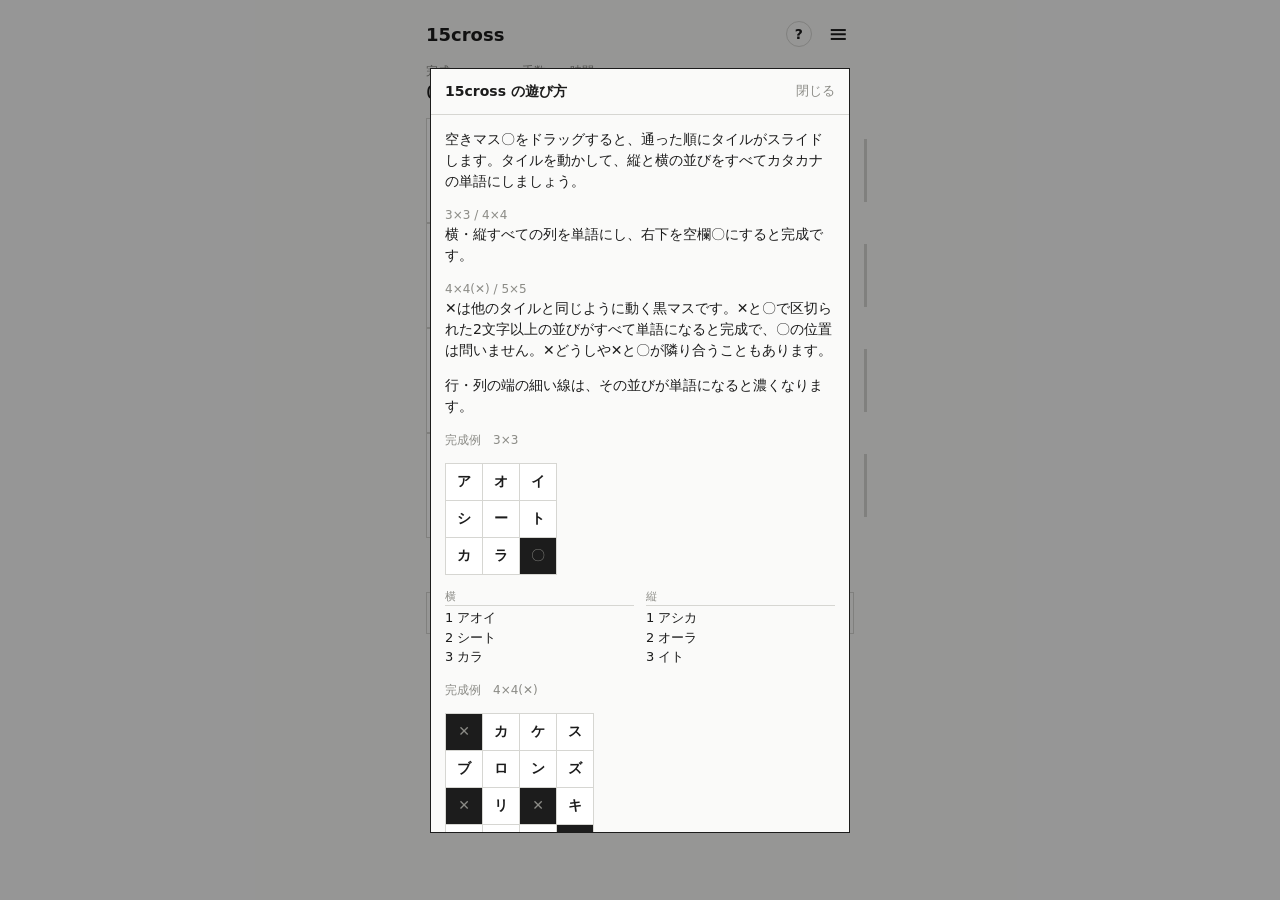
<file: index.html>
<!DOCTYPE html>
<html lang="ja"><head><meta charset="UTF-8">
<meta name="viewport" content="width=device-width,initial-scale=1,viewport-fit=cover">
<title>15cross</title>
<link rel="stylesheet" href="style.css">
</head><body>
<main>
<header><h1>15cross</h1><div class="hr"><span id="vw">解答閲覧済</span><button id="bh" aria-label="遊び方">?</button><button id="bm" aria-label="メニュー">≡</button></div></header>
<div class="stats"><div>完成<b id="sl">0/8</b></div><div>手数<b id="sm">0</b></div><div>時間<b id="st">00:00</b></div></div>
<div id="msg"></div>
<div id="stage"><div id="board"></div></div>
<nav><button id="bn">新規</button><button id="ba">ヒント</button><button id="bf">発見語</button></nav>
</main>
<div id="ov"><div id="box"><h2><span id="bt"></span><u id="bx">閉じる</u></h2><div id="bd"></div></div></div>
<script src="data/vocab.js"></script>
<script src="data/bank.js"></script>
<script src="app.js"></script>
</body></html>
</file>
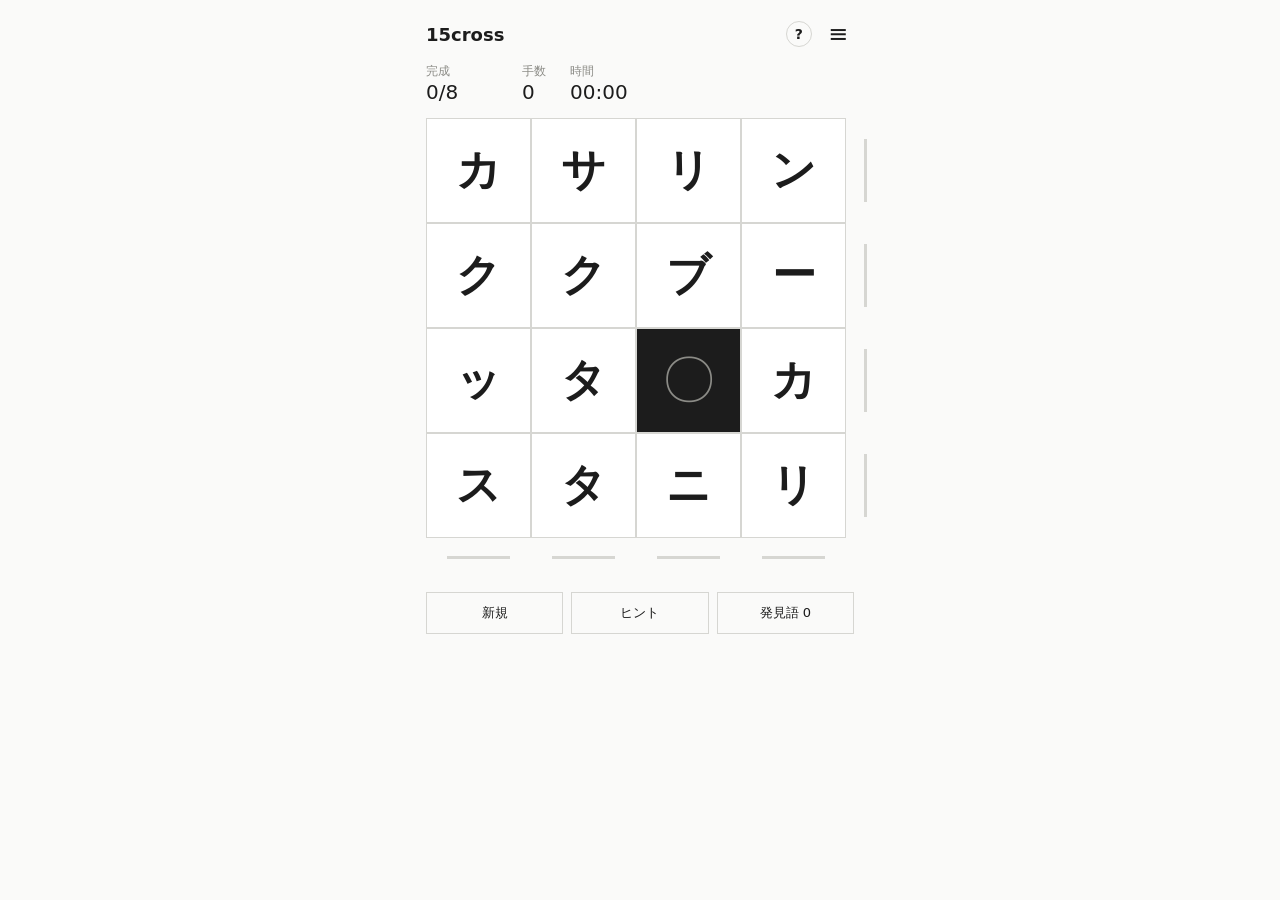
<file: 15cross.html>
<!DOCTYPE html>
<html lang="ja"><head><meta charset="UTF-8">
<meta name="viewport" content="width=device-width,initial-scale=1,viewport-fit=cover">
<title>15cross</title>
<style>
:root{--bg:#fafaf9;--ink:#1c1c1c;--sub:#8b8b86;--line:#d6d6d2;--tile:#fff;--hit:#e7e7e3;--hy:#f3dc6b;--hg:#a8dcae;color-scheme:light}
:root[data-theme=dark]{--bg:#161616;--ink:#e8e8e5;--sub:#8a8a85;--line:#363633;--tile:#1f1f1e;--hit:#2e2e2b;--hy:#6f5f12;--hg:#2f6a3a;color-scheme:dark}
*{box-sizing:border-box;margin:0;-webkit-tap-highlight-color:transparent}
html{padding-top:env(safe-area-inset-top,0px);padding-bottom:env(safe-area-inset-bottom,0px)}
body{background:var(--bg);color:var(--ink);font:15px/1.5 "Hiragino Kaku Gothic ProN","Yu Gothic",system-ui,sans-serif;min-height:100vh;display:flex;flex-direction:column;align-items:center}
main{width:100%;max-width:460px;padding:20px 16px}
header{display:flex;justify-content:space-between;align-items:center}
h1{font-size:18px;font-weight:700}
.hr{display:flex;align-items:center;gap:10px}
#vw{font-size:12px;color:var(--sub);visibility:hidden}
body.v #vw{visibility:visible;color:#c8341c}
body.v #board{outline:2px solid #c8341c}
body.v #ba{background:rgba(200,52,28,.12);border-color:rgba(200,52,28,.4)}
body.v #ba:hover{background:var(--ink);border-color:var(--ink)}
#bh{width:26px;height:26px;padding:0;border-radius:50%;font-size:14px;font-weight:700;line-height:1;display:flex;align-items:center;justify-content:center}
#bm{border:none;background:none;padding:2px 6px;font-size:24px;line-height:1}
#bm:hover{background:none;color:var(--ink)}
.stats{display:flex;gap:24px;margin-top:14px;font-size:12px;color:var(--sub)}
.stats>div:first-child{min-width:72px}
.stats b{display:block;font-size:20px;font-weight:500;color:var(--ink);font-variant-numeric:tabular-nums;line-height:1.2}
#msg{padding:12px 0 0;font-size:13px;color:var(--sub)}
#msg:empty{display:none}
#stage{position:relative;margin:14px auto 0;touch-action:none;user-select:none}
#board{position:absolute;left:0;top:0;background:var(--line)}
.t{position:absolute;left:0;top:0;width:calc(var(--s) - 2px);height:calc(var(--s) - 2px);background:var(--tile);display:flex;align-items:center;justify-content:center;font-size:calc(var(--s) * .42);font-weight:600;transition:transform .12s ease,background .15s}
.t.hit{background:var(--hit)}
.t.hy{background:var(--hy)}
.t.hg{background:var(--hg)}
.hx{position:absolute;pointer-events:none;z-index:3;width:calc(var(--s) - 2px);height:calc(var(--s) - 2px);border:2px solid #e3b505}
.t.blank,.t.xt{background:var(--ink);color:var(--sub);font-weight:400;font-size:calc(var(--s) * .5)}
.t.blank{cursor:grab;z-index:2}
.m{position:absolute;display:flex;align-items:center;justify-content:center;gap:4px}
.m.c{flex-direction:column}
.m i{display:block;background:var(--line);transition:background .12s}
.m.r i{width:3px;height:60%}
.m.c i{height:3px;width:60%}
.m i.ok{background:var(--ink)}
nav{display:grid;grid-template-columns:repeat(3,1fr);gap:8px;margin-top:20px}
button{font:inherit;font-size:13px;padding:10px 0;background:none;color:var(--ink);border:1px solid var(--line);cursor:pointer}
button:hover,button.on{background:var(--ink);color:var(--bg);border-color:var(--ink)}
#ov{display:none;position:fixed;inset:0;background:rgba(0,0,0,.4);align-items:center;justify-content:center;padding:16px;z-index:9}
#ov.open{display:flex}
#box{background:var(--bg);border:1px solid var(--ink);width:100%;max-width:420px;max-height:85vh;overflow:auto}
#box h2{font-size:14px;font-weight:700;padding:12px 14px;border-bottom:1px solid var(--line);display:flex;justify-content:space-between;gap:12px}
#box h2 u{cursor:pointer;font-size:13px;font-weight:400;text-decoration:none;color:var(--sub)}
#bd{padding:14px;display:flex;flex-direction:column;gap:14px;font-size:14px}
.sub{font-size:12px;color:var(--sub)}
.mini{display:grid;gap:1px;background:var(--line);padding:1px;width:max-content}
.mini div{background:var(--tile);height:36px;width:36px;display:flex;align-items:center;justify-content:center;font-weight:600}
.mini .e{background:var(--ink);color:var(--sub);font-weight:400}
.wl{display:grid;grid-template-columns:1fr 1fr;gap:12px;font-size:13px}
.wl b{display:block;color:var(--sub);font-size:11px;font-weight:400;border-bottom:1px solid var(--line);margin-bottom:2px}
.big{font-size:18px;font-variant-numeric:tabular-nums}
.tabs{display:flex;gap:8px}
.tabs button{flex:1;padding:8px 0}
.tags{display:flex;flex-wrap:wrap;gap:4px 10px;font-size:13px}.tags .x{color:var(--sub)}.tags .hy{background:var(--hy);padding:0 4px}
input{font:inherit;padding:8px;border:1px solid var(--line);background:var(--tile);color:var(--ink);width:100%;border-radius:0}
</style></head><body>
<main>
<header><h1>15cross</h1><div class="hr"><span id="vw">解答閲覧済</span><button id="bh" aria-label="遊び方">?</button><button id="bm" aria-label="メニュー">≡</button></div></header>
<div class="stats"><div>完成<b id="sl">0/8</b></div><div>手数<b id="sm">0</b></div><div>時間<b id="st">00:00</b></div></div>
<div id="msg"></div>
<div id="stage"><div id="board"></div></div>
<nav><button id="bn">新規</button><button id="ba">ヒント</button><button id="bf">発見語</button></nav>
</main>
<div id="ov"><div id="box"><h2><span id="bt"></span><u id="bx">閉じる</u></h2><div id="bd"></div></div></div>
<script>
const VAL={2:new Set("アァ アア アイ アウ アオ アカ アキ アク アケ アゲ アゴ アサ アザ アシ アジ アス アセ アゼ アタ アッ アツ アテ アト アド アナ アニ アネ アノ アビ アブ アホ アポ アマ アミ アム アメ アヤ アユ アラ アリ アル アレ アワ アン アー イイ イウ イエ イカ イガ イキ イク イケ イサ イザ イシ イジ イス イズ イソ イタ イチ イツ イヅ イト イド イナ イヌ イネ イビ イフ イブ イボ イマ イミ イム イモ イヤ イユ イヨ イラ イリ イル イロ イワ イン ウイ ウエ ウオ ウキ ウク ウケ ウゴ ウサ ウシ ウジ ウス ウズ ウソ ウタ ウチ ウツ ウデ ウド ウナ ウニ ウネ ウノ ウバ ウフ ウブ ウベ ウマ ウミ ウム ウメ ウラ ウリ ウル ウロ ウワ ウン ウー エア エイ エエ エキ エコ エゴ エサ エス エゾ エダ エッ エツ エテ エト エド エナ エビ エペ エマ エミ エム エラ エリ エル エロ エン エー オア オイ オウ オォ オオ オカ オキ オク オケ オコ オゴ オサ オシ オジ オス オダ オチ オッ オツ オト オニ オノ オバ オビ オフ オブ オム オモ オヤ オラ オリ オル オレ オン オー カァ カイ カウ カオ カキ カギ カク カグ カケ カゲ カコ カゴ カサ カシ カジ カス カズ カセ カゼ カタ カチ カッ カツ カヅ カテ カド カナ カニ カネ カノ カバ カヒ カビ カブ カベ カマ カミ カム カメ カモ カヤ カユ カヨ カラ カリ カル カワ カン カー ガイ ガキ ガク ガケ ガサ ガザ ガス ガセ ガタ ガチ ガニ ガバ ガマ ガム ガメ ガモ ガラ ガリ ガル ガレ ガロ ガワ ガン キイ キウ キエ キカ キガ キキ キギ キク キグ キコ キゴ キサ キザ キシ キジ キス キズ キセ キソ キタ キダ キチ キッ キツ キト キド キナ キヌ キノ キバ キビ キミ キム キモ キヤ キユ キヨ キリ キル キレ キロ キワ キン キー ギア ギガ ギク ギザ ギシ ギス ギフ ギブ ギミ ギヤ ギョ ギリ ギン クイ クウ クガ クキ クギ クコ クサ クシ クジ クス クズ クセ クソ クタ クダ クチ クツ クド クニ クビ クボ クマ クミ クム クメ クモ クラ クリ クル クレ クロ クワ クン グズ グチ グッ グフ グブ グマ グミ グル グロ グン ケア ケイ ケウ ケガ ケゴ ケサ ケシ ケス ケタ ケチ ケツ ケド ケム ケラ ケリ ケル ケン ゲイ ゲキ ゲジ ゲス ゲソ ゲタ ゲッ ゲニ ゲバ ゲラ ゲリ ゲル ゲロ ゲン コア コイ コウ コエ コカ コギ コク コグ コケ コゲ ココ コザ コシ コス コソ コチ コツ コテ コト コナ コネ コノ コビ コブ コマ コミ コム コメ コモ コヤ コヨ コラ コリ コル コレ コロ コン ゴア ゴイ ゴウ ゴキ ゴク ゴゴ ゴゼ ゴト ゴビ ゴマ ゴミ ゴム ゴリ ゴロ ゴー サァ サア サイ サエ サオ サカ サキ サギ サク サケ ササ サシ サジ サス サゾ サタ サダ サチ サツ サテ サト サネ サノ サバ サビ サブ サボ サマ サム サメ サモ サヤ サヨ サラ サル サワ サン サー ザイ ザガ ザキ ザク ザコ ザス ザツ ザマ ザラ ザル ザン ザー シア シイ シオ シカ シキ シギ シク シケ シゲ シコ シゴ シサ シシ シジ シス シズ シソ シタ シダ シチ シツ シヅ シテ シド シナ シヌ シノ シバ シビ シフ シブ シペ シボ シマ シミ シム シメ シモ シヤ ショ シラ シリ シル シロ シワ シン シー ジア ジイ ジカ ジキ ジク ジグ ジコ ジサ ジザ ジジ ジス ジチ ジツ ジヒ ジミ ジム ジャ ジョ ジル ジン スイ スウ スエ スカ スガ スキ スギ スク スグ スゲ スサ スシ スジ スス スズ スソ ステ スデ スト スナ スネ スバ スパ スフ スベ スマ スミ スム スラ スリ スル スワ スー ズイ ズエ ズク ズシ ズツ ズブ ズベ ズミ ズリ ズル ズレ セイ セキ セク セコ セツ セト セナ セヒ セブ セミ セム セラ セリ セル セロ セワ セン ゼイ ゼツ ゼニ ゼヒ ゼミ ゼロ ゼン ソイ ソウ ソエ ソク ソグ ソコ ソゴ ソシ ソダ ソチ ソッ ソツ ソデ ソト ソノ ソバ ソフ ソボ ソム ソメ ソヨ ソラ ソリ ソル ソレ ソロ ソン ソー ゾイ ゾウ ゾク ゾロ タイ タエ タオ タカ タガ タキ タギ タク タグ タケ タコ タシ タス タセ タタ タダ タチ タツ タヅ タテ タデ タナ タニ タネ タバ タビ タフ タブ タヘ タマ タミ タメ タモ タヨ タラ タリ タル タレ タン ター ダイ ダウ ダガ ダキ ダク ダケ ダコ ダシ ダス ダダ ダチ ダツ ダテ ダニ ダノ ダビ ダホ ダマ ダム ダメ ダリ ダル ダレ ダン チア チイ チウ チエ チカ チク チゲ チコ チゴ チサ チジ チズ チセ チチ チツ チト チヌ チノ チビ チャ チヤ チョ チヨ チラ チリ チル チレ チン チー ツイ ツウ ツエ ツカ ツガ ツキ ツギ ツク ツグ ツケ ツゲ ツジ ツタ ツチ ツツ ツヅ ツテ ツト ツド ツナ ツネ ツノ ツバ ツブ ツボ ツマ ツミ ツム ツメ ツヤ ツユ ツヨ ツラ ツリ ツル ツレ ツン ヅク ヅル テイ テウ テカ テキ テク テグ テコ テツ テマ テラ テル テレ テロ テン デイ デカ デキ デク デコ デシ デス デハ デバ デブ デマ デミ デメ デモ デラ デリ デル デン デー トイ トウ トエ トカ トキ トク トグ トゲ トコ トシ トジ トス トセ トソ トチ トツ トド トノ トバ トビ トブ トマ トミ トム トメ トモ トヤ トヨ トラ トリ トル トロ トワ トン トー ドア ドウ ドォ ドク ドコ ドジ ドス ドテ ドド ドノ ドブ ドマ ドモ ドヤ ドラ ドル ドレ ドロ ドン ドー ナァ ナア ナイ ナウ ナエ ナオ ナカ ナギ ナク ナグ ナシ ナス ナゼ ナゾ ナタ ナツ ナド ナナ ナニ ナノ ナビ ナベ ナホ ナマ ナミ ナム ナメ ナヤ ナラ ナリ ナル ナワ ナン ナー ニア ニオ ニキ ニク ニシ ニジ ニス ニセ ニチ ニテ ニナ ニベ ニャ ニラ ニル ニレ ニワ ニン ヌイ ヌウ ヌエ ヌカ ヌキ ヌク ヌグ ヌケ ヌシ ヌタ ヌノ ヌマ ヌル ネェ ネエ ネオ ネガ ネギ ネグ ネコ ネジ ネス ネズ ネタ ネッ ネツ ネブ ネム ネリ ネル ネン ネー ノア ノイ ノウ ノキ ノク ノコ ノシ ノス ノチ ノデ ノド ノニ ノビ ノブ ノボ ノミ ノム ノラ ノリ ノル ノロ ノン ノー ハァ ハア ハイ ハウ ハエ ハカ ハギ ハク ハグ ハケ ハゲ ハコ ハサ ハシ ハジ ハス ハズ ハゼ ハタ ハダ ハチ ハッ ハツ ハテ ハデ ハト ハナ ハネ ハハ ハバ ハフ ハブ ハマ ハミ ハム ハメ ハモ ハヤ ハラ ハリ ハル ハレ ハロ ハン ハー バア バイ バカ バク バグ バケ バス バタ バチ バツ バナ バネ ババ バフ バブ バラ バリ バル バレ バン バー パア パイ パオ パス パチ パッ パテ パデ パパ パフ パブ パリ パレ パン パー ヒエ ヒキ ヒク ヒケ ヒゲ ヒコ ヒゴ ヒサ ヒザ ヒシ ヒジ ヒス ヒダ ヒツ ヒデ ヒト ヒナ ヒネ ヒバ ヒヒ ヒビ ヒマ ヒム ヒメ ヒモ ヒヤ ヒユ ヒヨ ヒラ ヒル ヒレ ヒロ ヒワ ヒン ビア ビキ ビク ビザ ビス ビナ ビヤ ビュ ビラ ビリ ビル ビレ ビワ ビン ピア ピカ ピキ ピケ ピコ ピサ ピザ ピッ ピル ピロ ピン ファ フイ フウ フェ フエ フカ フキ フギ フク フグ フケ フサ フシ フジ フス フセ フタ フダ フチ フッ フツ フデ フト フナ フネ フミ フム フモ フユ フヨ フラ フリ フル フロ フン フー ブイ ブカ ブキ ブギ ブケ ブシ ブス ブタ ブチ ブッ ブツ ブト ブナ ブマ ブユ ブヨ ブラ ブリ ブル ブレ ブロ ブン ブー プチ プル プロ プン プー ヘア ヘイ ヘェ ヘエ ヘキ ヘギ ヘグ ヘス ヘソ ヘタ ヘッ ヘナ ヘビ ヘボ ヘマ ヘヤ ヘラ ヘリ ヘル ヘン ヘー ベア ベイ ベシ ベソ ベタ ベツ ベト ベニ ベベ ベラ ベリ ベル ベロ ベン ペア ペイ ペケ ペソ ペル ペレ ペン ホウ ホオ ホカ ホコ ホゴ ホサ ホシ ホス ホセ ホゾ ホタ ホッ ホド ホナ ホネ ホホ ホボ ホモ ホヤ ホラ ホリ ホル ホロ ホン ホー ボア ボウ ボキ ボク ボケ ボス ボタ ボツ ボブ ボヤ ボラ ボル ボロ ボン ボー ポア ポイ ポカ ポジ ポチ ポト ポリ ポル ポロ ポン ポー マァ マア マイ マウ マエ マキ マク マグ マゲ マサ マシ マジ マス マズ マタ マダ マチ マッ マツ マデ マト マド マナ マネ マヒ マフ ママ マミ マメ マヤ マユ マリ マル マレ マロ マン ミイ ミエ ミオ ミカ ミキ ミギ ミク ミグ ミケ ミコ ミサ ミス ミズ ミセ ミゼ ミソ ミゾ ミチ ミツ ミト ミナ ミニ ミネ ミノ ミホ ミミ ミヤ ミヨ ミリ ミル ミワ ミン ミー ムキ ムギ ムク ムコ ムシ ムス ムダ ムチ ムッ ムツ ムネ ムベ ムメ ムヤ ムラ ムリ ムロ メイ メカ メガ メク メグ メシ メジ メス メタ メド メム メモ メヨ メン モウ モエ モォ モカ モク モグ モサ モシ モス モズ モチ モツ モト モナ モノ モヒ モミ モム モメ モモ モヤ モヨ モリ モル モレ モロ モン モー ヤァ ヤア ヤイ ヤウ ヤエ ヤギ ヤク ヤケ ヤゴ ヤシ ヤジ ヤス ヤセ ヤソ ヤチ ヤツ ヤド ヤナ ヤニ ヤネ ヤブ ヤプ ヤヘ ヤボ ヤマ ヤミ ヤム ヤメ ヤヤ ヤユ ヤヨ ヤラ ヤリ ヤル ヤワ ヤン ユイ ユウ ユエ ユカ ユキ ユク ユズ ユタ ユニ ユビ ユマ ユミ ユメ ユリ ユル ユレ ユワ ユー ヨイ ヨウ ヨオ ヨカ ヨガ ヨキ ヨク ヨコ ヨシ ヨス ヨセ ヨソ ヨチ ヨツ ヨド ヨニ ヨネ ヨノ ヨビ ヨブ ヨミ ヨム ヨメ ヨモ ヨリ ヨル ヨン ヨー ライ ラウ ラオ ラク ラグ ラサ ラジ ラス ラチ ラテ ラバ ラフ ラブ ラボ ラマ ラム ラメ ラン リア リウ リエ リオ リカ リガ リキ リク リケ リコ リサ リザ リス リセ リツ リナ リマ リム リヤ リユ リヨ リラ リン リー ルイ ルウ ルカ ルス ルズ ルビ ルポ ルミ ルリ ルル ルー レア レイ レオ レキ レコ レジ レス レツ レナ レバ レビ レフ レポ レミ レム レル レン ロウ ロカ ロク ログ ロケ ロコ ロゴ ロス ロト ロハ ロバ ロボ ロメ ロン ロー ワァ ワア ワイ ワカ ワガ ワキ ワク ワケ ワザ ワシ ワセ ワタ ワッ ワナ ワニ ワビ ワヤ ワラ ワリ ワル ワレ ワン".split(" ")),3:new Set("アイキ アイコ アイス アイソ アイタ アイダ アイツ アイデ アイヌ アイノ アイブ アイマ アイモ アイン アウト アウン アエグ アエテ アエミ アエル アオイ アオカ アオキ アオグ アオコ アオサ アオジ アオバ アオミ アオム アオリ アオル アカイ アカザ アカシ アカス アカネ アカバ アカミ アカメ アカリ アカン アガキ アガク アガシ アガル アキイ アキエ アキコ アキズ アキト アキノ アキホ アキヨ アキラ アキル アキヱ アギト アクバ アクビ アクマ アクメ アクラ アクル アグム アグラ アグリ アグン アケビ アケミ アケル アゲク アゲル アコム アコヤ アサイ アサエ アサコ アサヂ アサド アサノ アサヒ アサミ アサヨ アサリ アサル アサヱ アザミ アシイ アシカ アシタ アシビ アジア アジケ アジズ アジト アジル アスカ アスコ アズキ アズサ アズマ アズラ アセビ アセル アゼン アソコ アソブ アタイ アタウ アタゴ アタシ アタマ アタラ アタリ アタル アダナ アダム アチキ アチラ アッカ アッケ アッシ アッチ アッツ アット アッパ アップ アツイ アツミ アツヨ アヅサ アヅマ アテネ アテル アデン アトム アトリ アナゴ アナス アナタ アナン アニイ アニメ アノー アハハ アハレ アバク アバタ アヒル アビル アピア アフタ アフヒ アフラ アフル アフレ アブラ アブル アプリ アヘン アベノ アベル アペル アポロ アマイ アマス アマタ アマリ アマル アミド アメル アモイ アヤイ アヤコ アヤス アヤノ アヤメ アヤヲ アユミ アユム アライ アラウ アラキ アラギ アラシ アラス アラタ アラッ アラブ アラメ アラモ アラワ アラン アラー アリア アリス アリマ アリャ アルク アルジ アルス アルセ アルト アルハ アルバ アルマ アルミ アルル アレイ アレム アレル アレレ アレン アレー アロエ アロハ アロン アロー アワイ アワス アワビ アワヤ アワラ アワー アンカ アンガ アンコ アンズ アンタ アンダ アンチ アンド アンナ アンニ アンネ アンパ アンブ アンプ アンマ アンユ アーア アーク アース アーチ アート アーム アール イイエ イエス イエナ イエル イオウ イオン イカガ イカス イカダ イカデ イカニ イカリ イカル イカン イガイ イガム イキカ イキム イキル イクエ イクコ イクサ イクジ イクタ イクツ イクミ イクヨ イクラ イグサ イグチ イケイ イケル イコイ イコウ イコジ イコム イサエ イサオ イサキ イサコ イサザ イサノ イサミ イサム イサヨ イサヲ イザル イシイ イシコ イシダ イシャ イジメ イジリ イジル イスカ イスラ イスル イズミ イズム イズレ イセノ イセル イゼン イソグ イソメ イタイ イタク イタコ イタス イタチ イタノ イタム イタメ イタヤ イタリ イタル イダク イチイ イチゴ イチズ イチド イチノ イチバ イチビ イチヨ イッカ イッキ イッコ イッス イッソ イッチ イット イツオ イツカ イツク イツノ イツミ イツモ イツヨ イヅミ イテル イデア イデー イトウ イトコ イトド イトメ イトモ イトヱ イドム イナカ イナゴ イナス イナセ イナダ イナホ イナム イナヨ イノコ イノチ イノリ イノル イハホ イバラ イバル イビキ イビツ イビル イフク イブキ イブク イブス イブル イボタ イマダ イマニ イマヤ イマワ イミイ イモチ イモリ イヤァ イヤア イヤス イヤニ イヤー イヨノ イヨヨ イライ イラウ イラク イラチ イラン イリコ イルカ イレル イロハ イロリ イロル イワウ イワオ イワキ イワク イワシ イワス イワナ イワバ イワレ イワン インカ インキ インク イング インコ インチ インド インピ イーエ イース イーノ ウィズ ウィン ウィー ウイル ウウン ウェア ウェイ ウェブ ウェー ウエア ウエス ウエノ ウエハ ウエル ウエン ウォン ウオン ウカイ ウカス ウカツ ウカト ウカブ ウカル ウガツ ウキハ ウキヨ ウグイ ウケラ ウケル ウコギ ウコン ウゴク ウサギ ウシロ ウスイ ウズク ウズベ ウズラ ウセル ウタウ ウタコ ウタタ ウタテ ウダツ ウダル ウチワ ウッズ ウッド ウツギ ウツケ ウツス ウツツ ウツホ ウツボ ウツル ウツロ ウツワ ウテル ウトイ ウトウ ウトム ウトロ ウドン ウナギ ウナジ ウナリ ウナル ウネメ ウネリ ウネル ウノミ ウバウ ウバラ ウフッ ウフフ ウブイ ウマイ ウマク ウマサ ウマミ ウマル ウミベ ウメク ウメコ ウメノ ウメヨ ウメル ウラジ ウラミ ウラム ウララ ウラル ウラン ウルウ ウルカ ウルシ ウルフ ウルム ウルメ ウレル ウロコ ウワキ ウワサ ウワベ ウワル ウンイ ウンカ ウンコ ウント ウーム ウール ウーン エアコ エアロ エアー エイイ エイガ エイコ エイゴ エイズ エイト エエイ エエト エガオ エガク エキス エクボ エグイ エグル エコー エゴイ エゴマ エジキ エジリ エステ エタイ エタン エチル エッグ エッジ エッソ エッチ エッロ エツコ エヅク エデン エトス エドゥ エドル エノキ エノコ エバル エヒメ エビス エビネ エビノ エビー エホバ エボシ エミコ エミシ エミリ エミー エモイ エライ エラク エラブ エラー エリア エリカ エリク エリコ エリサ エリザ エリナ エリモ エリー エルグ エルサ エルス エルナ エルベ エルム エレキ エレツ エレナ エレラ エロス エンカ エンコ エンゴ エンサ エンド エンビ エーゲ エース エーッ エート エール オアフ オイデ オイド オイラ オイル オウカ オウガ オウジ オウチ オウト オウミ オウム オウン オエツ オエル オオイ オオウ オオエ オカカ オカキ オカケ オカゲ オカシ オカス オカズ オカネ オカボ オカミ オカユ オカラ オカワ オガム オキル オクテ オクビ オクラ オクル オグラ オケラ オケル オコシ オコス オコゼ オコタ オコモ オコル オコワ オゴリ オゴル オサケ オサツ オサミ オサワ オサン オザキ オシイ オシテ オシベ オシミ オシム オシメ オシリ オシン オジギ オジヤ オジル オスロ オセチ オセル オセン オソイ オソウ オソノ オゾイ オゾン オタク オタワ オチル オッズ オッテ オツキ オツケ オツム オデキ オデコ オデン オトコ オトス オトド オトナ オトメ オトル オドケ オドス オドネ オドル オナカ オナガ オナゴ オナジ オナベ オナラ オナリ オノレ オハコ オハシ オハネ オハラ オバケ オバナ オビク オビシ オビル オフト オブウ オブル オペラ オボコ オボス オボロ オマエ オマケ オマス オマセ オマツ オマハ オマル オミキ オムツ オメガ オメザ オモイ オモウ オモシ オモチ オモト オモニ オモヤ オモリ オモル オヤジ オヤッ オヤマ オヨグ オヨソ オヨビ オヨブ オヨル オリル オリン オルグ オルリ オレル オロカ オロス オロチ オワス オワビ オワリ オワル オワン オンス オンチ オンド オンナ オンバ オンブ オーイ オーク オーサ オース オーダ オート オーム オーラ オール カイイ カイギ カイコ カイゴ カイス カイト カイナ カイバ カイヒ カイリ カイロ カイワ カエス カエデ カエル カオス カオリ カオル カカオ カカシ カカス カカト カカリ カカル カカン カガク カガス カガミ カガム カガル カギリ カギル カクイ カクザ カクス カクド カグラ カケイ カケス カケル カゲエ カゲキ カゲリ カゲル カゲン カコウ カコツ カコム カゴミ カゴメ カサゴ カサム カサン カザケ カザシ カザス カザニ カザフ カザリ カザル カザン カシオ カシク カシグ カシコ カシマ カシラ カシワ カジカ カジキ カジク カジノ カジメ カジョ カジル カスイ カスカ カスト カスミ カスム カスル カズイ カズエ カズオ カズキ カズク カズコ カズミ カズヨ カズヱ カセイ カセキ カセグ カセツ カセル カゼン カゾク カタイ カタギ カタス カタズ カタチ カタナ カタハ カタミ カタヤ カタル カタン カダル カチミ カチヨ カチリ カチン カッカ カッコ カッテ カット カッパ カップ カッポ カツイ カツエ カツオ カツグ カツコ カツヂ カツテ カツノ カツミ カツヨ カツラ カツヱ カツヲ カヅイ カヅエ カヅコ カヅヱ カテル カデル カデン カトウ カナウ カナエ カナタ カナダ カナメ カナリ カナン カヌー カネコ カネテ カネミ カネヨ カネル カノウ カノン カバウ カバナ カバネ カバン カバー カビネ カビラ カビル カフェ カフジ カフス カブト カブラ カブル カブレ カプト カホク カホド カホリ カホル カマウ カマス カマタ カマチ カマリ カミュ カミラ カミリ カムル カメダ カメノ カメヨ カメラ カメル カモス カモメ カヤノ カユイ カユミ カヨウ カライ カラザ カラシ カラス カラダ カラチ カラッ カラテ カラト カラム カラリ カラン カラー カリッ カリニ カリフ カリブ カリル カリン カルイ カルキ カルタ カルテ カルト カルナ カルビ カルラ カルロ カレイ カレシ カレツ カレル カレン カレー カワキ カワク カワス カワズ カワセ カワベ カワラ カワリ カワル カヲリ カヲル カンゲ カンコ カンシ カンジ カンテ カンナ カンヌ カンバ カンパ カンプ カンペ カンポ カンマ カンリ カーキ カーグ カート カード カーブ カール カーン ガイア ガイス ガイド ガウン ガエル ガカイ ガカリ ガカル ガクシ ガサツ ガザミ ガスル ガゼン ガタイ ガタン ガッツ ガット ガテン ガナル ガバト ガビー ガブリ ガブル ガホウ ガボン ガマン ガメル ガラス ガラッ ガラナ ガラミ ガラリ ガラン ガリン ガルフ ガレキ ガロン ガワラ ガワリ ガンピ ガンミ ガンモ ガーゼ ガード ガーナ ガール ガーン キアラ キアリ キイロ キウイ キエト キエフ キエル キオウ キカイ キカク キカス キガリ キガル キクイ キクエ キクコ キクチ キクナ キクノ キクミ キクヨ キクヱ キグウ キグス キケル キケン キゲン キコウ キコス キコム キコリ キコン キゴウ キサク キサゴ キサノ キザス キザム キシム キシャ キシル キスウ キスカ キスル キズク キズナ キセル キセン キソウ キソク キソン キタス キタル キタン キチッ キチヨ キチン キック キッス キット キッド キップ キツイ キツネ キツヨ キヅク キヅタ キティ キトウ キドル キナカ キナコ キヌエ キヌコ キヌヨ キヌヱ キネマ キノウ キノエ キノコ キノフ キノヱ キハイ キハダ キバム キバル キブツ キホウ キボウ キママ キマリ キマル キミイ キミエ キミコ キミノ キミヨ キミヱ キムチ キメル キモチ キモノ キャア キャク キャッ キャラ キャン キャー キュウ キュー キョウ キョキ キョク キョザ キョリ キヨイ キヨエ キヨコ キヨシ キヨジ キヨセ キヨノ キヨミ キヨヱ キヨン キライ キラウ キラク キラス キラズ キララ キラリ キラー キリコ キリッ キリン キルク キルト キレイ キレル キワタ キワダ キワミ キンカ キング キンコ キンボ キース キープ キール キーン ギクリ ギコチ ギゴチ ギスル ギソウ ギター ギニア ギフト ギブス ギプス ギボシ ギマン ギャア ギャク ギャグ ギャラ ギャル ギャロ ギュッ ギョイ ギラリ ギラン ギリシ ギルド ギンガ ギンコ ギンポ クアン クイズ クイナ クイル クイン クウキ クエル クオモ クガツ クギル ククル クグイ クグツ クグル クケル クサイ クサス クサビ クサヤ クサリ クサル クジク クジュ クジラ クジル クスイ クスコ クスシ クスノ クスム クスリ クズス クダク クダス クダリ クダル クダン クチイ クチマ クチル クック クッパ クドイ クドキ クドク クニエ クニオ クニコ クニヨ クニヱ クヌギ クネル クバル クベル クボチ クボム クマル クミス クメル クモリ クモル クモン クヤム クライ クラウ クラゲ クラシ クラス クラノ クラブ クラム クラヨ クリア クリス クリル クルウ クルス クルト クルド クルマ クルミ クルム クルリ クルー クレア クレイ クレタ クレヨ クレル クレー クロイ クロウ クロキ クロス クロミ クロム クワイ クワゴ クワス クンシ クーコ クープ クーペ クーラ クール グアイ グアノ グアム グイト グエン グサリ グスル グズウ グズル グチル グッズ グット グッド グフッ グホウ グマイ グライ グラシ グラス グラフ グラブ グラム グラリ グリコ グリス グリル グリー グルミ グルメ グルリ グレイ グレグ グレコ グレル グレン グレー グロウ グロス グワイ グンダ グント ケイキ ケイコ ケイジ ケイス ケイト ケイヒ ケイラ ケカビ ケガス ケガニ ケガレ ケゲン ケサノ ケサミ ケサヨ ケシキ ケジメ ケズル ケセル ケソン ケタイ ケダシ ケダス ケチル ケッカ ケッキ ケック ケット ケトル ケドモ ケドル ケナゲ ケナス ケニア ケビン ケブイ ケブル ケマリ ケムイ ケムシ ケムリ ケムル ケヤキ ケラス ケラー ケリー ケルト ケルン ケレド ケレン ケロリ ケワイ ケンカ ケンゴ ケンサ ケンジ ケンタ ケント ケンパ ケンプ ケンポ ケンリ ケーキ ケージ ケース ケープ ケール ゲイコ ゲイツ ゲキカ ゲザン ゲスト ゲスル ゲッカ ゲップ ゲノム ゲハン ゲビル ゲリラ ゲロウ ゲンカ ゲンキ ゲンゲ ゲンコ ゲンゴ ゲンニ ゲンバ ゲージ ゲーテ ゲート ゲーム ゲール コアイ コアラ コイキ コイシ コイツ コイヌ コイル コイン コウカ コウキ コウギ コウコ コウゴ コウシ コウジ コウゾ コウタ コウチ コウヌ コウボ コウマ コウメ コウヤ コウリ コウル コエル コオル コカス コガス コガネ コガモ コキュ コギル コギン コクガ コクゴ コクラ コケシ コケル コゲル ココア ココダ ココチ ココム ココラ ココロ コゴエ コゴミ コゴム コゴメ コゴル コサル コシツ コシノ コジル コジン コスイ コスギ コスタ コスト コスモ コスル コズエ コズヱ コセル コソボ コゾウ コゾル コタエ コタツ コタン コダマ コチラ コッキ コック コッチ コッテ コップ コヅク コトシ コトニ コトバ コトミ コトン コドナ コドモ コナシ コナス コナン コナー コネコ コネル コノミ コノム コハゼ コハダ コハル コバカ コバム コビル コピー コブシ コブラ コブリ コプラ コボス コボツ コボネ コボレ コマカ コマチ コマメ コマル コマン コムギ コメル コモド コモノ コモル コモロ コヤス コヤマ コユキ コヨミ コラァ コライ コラス コラム コリア コリャ コリル コリン コリー コルク コルシ コルト コレゾ コレラ コロウ コロス コロナ コロブ コロリ コロル コロン コワイ コワク コワス コンゴ コンジ コンス コンチ コンテ コント コンド コンナ コンパ コンビ コンブ コンペ コンボ コンポ コンマ コンヤ コンロ コーク コース コーダ コーチ コート コード コーナ コープ コーポ コーラ コール コーン ゴウギ ゴウシ ゴウモ ゴカイ ゴガツ ゴクミ ゴコチ ゴコロ ゴザル ゴジラ ゴスル ゴセイ ゴゼン ゴタエ ゴッコ ゴッド ゴッホ ゴツイ ゴテル ゴトウ ゴトシ ゴドー ゴネル ゴハン ゴボウ ゴマメ ゴメス ゴメン ゴモラ ゴラン ゴリラ ゴルフ ゴロタ ゴング ゴンタ ゴーヤ ゴール サアー サイキ サイギ サイコ サイゴ サイシ サイズ サイト サイド サイフ サイリ サイロ サイン サウジ サウス サウド サウナ サエル サオリ サカイ サカエ サカキ サカス サカタ サカナ サカヘ サカリ サカヱ サカン サガス サガル サキヨ サキヱ サクイ サクエ サクミ サクヨ サクラ サクヱ サクヲ サグル サグー サケブ サケル サゲル ササイ ササエ ササキ ササゲ ササヤ ササル サザエ サザレ サシテ サシミ サシモ サジキ サスガ サスケ サステ サスル サセル サソウ サソリ サゾヤ サタコ サタヨ サタル サタン サダエ サダカ サダコ サダム サダヨ サダヱ サチエ サチコ サチヨ サッカ サッキ サック サッシ サッタ サッチ サット サッド サッパ サップ サツイ サツキ サツマ サツミ サツヨ サティ サテツ サテト サテハ サテン サディ サトイ サトウ サトコ サトシ サトス サトミ サトリ サトル サトヱ サトー サドル サナア サナエ サナカ サナギ サナヘ サニー サヌア サノウ サハラ サバキ サバク サバハ サビル サベツ サホド サボル サボー サマス サマツ サマデ サマー サムイ サムチ サメル サモア サヤカ サヤコ サユリ サヨウ サヨコ サヨノ サヨリ サライ サラウ サラエ サラサ サラス サラダ サラニ サラバ サラミ サラリ サラン サリオ サリゲ サリン サリー サルサ サレド サレハ サロン サワエ サワカ サワグ サワコ サワス サワラ サワリ サワル サヲリ サンガ サンク サンゲ サンゴ サンザ サンシ サンタ サンチ サント サンド サンバ サンフ サンプ サンポ サンマ サージ サーチ サード サーバ サーフ サーブ サーボ サーモ ザイゴ ザイル ザイン ザカリ ザクリ ザクロ ザスル ザセツ ザック ザッシ ザッタ ザット ザッパ ザップ ザビル ザボン ザメツ ザライ ザレル ザンキ ザンゲ ザンシ ザンソ ザーッ ザール シアイ シアン シイテ シイラ シイル シウカ シェア シェフ シェム シェリ シェル シエラ シオケ シオデ シオリ シオル シオン シカク シカゴ シカシ シカタ シカト シカノ シカモ シカル シカン シガツ シガー シキミ シキル シクム シグサ シグレ シケル シゲイ シゲコ シゲト シゲノ シゲミ シゲヨ シゲル シコウ シコム シコリ シコル シゴク シゴト シサノ シサル シザン シショ シジマ シジミ シスコ シスル シズイ シズエ シズカ シズク シズコ シズム シズリ シズヱ シセン シゼン シソウ シソン シタウ シタク シタテ シタラ シタン シダイ シダク シダス シダレ シチク シッカ シック シッシ シッソ シッタ シット シッピ シップ シッペ シッポ シヅエ シヅカ シヅコ シヅヱ シティ シテキ シテン シトド シトル シドミ シドロ シナイ シナウ シナス シナル シニア シニセ シヌヘ シネマ シネル シノギ シノグ シノブ シハン シバイ シバエ シバシ シバフ シバル シビア シビレ シビン シピン シフト シブイ シブキ シブク シブル シベツ シボム シボル シマイ シマウ シマカ シマフ シマル シミズ シミル シメジ シメス シメテ シメノ シメル シモト シモン シャイ シャガ シャク シャケ シャコ シャス シャチ シャツ シャヒ シャム シャモ シャラ シャン シャー シュウ シュク シュッ シュツ シュビ シュミ シュロ シュン シュー ショウ ショク ショバ ショム ション ショー シヨウ シラカ シラガ シラク シラス シラセ シラフ シラミ シラム シラン シラー シリア シリメ シルイ シルク シルコ シルシ シルス シルズ シルビ シレツ シレル シロイ シロウ シロタ シロー シワイ シワエ シワケ シワス シワム シワル シヲリ シンイ シンキ シンク シンコ シンシ シンジ シント シンパ シンポ シンリ シンロ シーア シーク シース シーツ シート シード シール シーン ジァン ジェイ ジェフ ジェブ ジェン ジカニ ジカン ジガン ジキニ ジキル ジグモ ジゴロ ジショ ジシン ジジイ ジジン ジスル ジセキ ジタイ ジダイ ジッシ ジッダ ジット ジツニ ジツハ ジテン ジトク ジニア ジバチ ジバン ジフン ジブチ ジマイ ジマウ ジマン ジミル ジミー ジムシ ジモン ジャァ ジャア ジャウ ジャガ ジャズ ジャブ ジャマ ジャミ ジャム ジャリ ジャワ ジャン ジャー ジュウ ジュズ ジュソ ジュッ ジュペ ジュン ジュー ジョジ ジョン ジョー ジライ ジラス ジラフ ジルク ジルバ ジレル ジレー ジロウ ジロリ ジワッ ジンタ ジント ジンノ ジーコ ジープ ジーン スアマ スアン スイカ スイス スイノ スイバ スイフ スイミ スウジ スウッ スエズ スエノ スエル スオウ スカイ スカス スカラ スカル スカン スガラ スガル スキッ スキヤ スキル スキン スキー スギナ スギル スクウ スクム スクレ スグス スグリ スグル スケル スゲル スコア スコシ スゴイ スゴス スゴミ スゴム スサノ スサブ スサミ スサム スサル スジル ススキ ススグ ススパ ススム ススメ ススル スズイ スズエ スズカ スズキ スズコ スズシ スズナ スズノ スズム スズメ スズロ スズヱ スタア スタブ スタル スタン スター スダク スダチ スダツ スダレ スチル スット ステキ ステル スデニ ストア ストク ストン スネル スノボ スバル スパイ スパナ スパン スピン スプン スベタ スベテ スベル スペア スペル スペロ スボム スマウ スマス スマホ スマン スミエ スミカ スミコ スミス スミヨ スミレ スミヱ スメル スモウ スモモ スモン スラブ スラム スラリ スラー スリア スリム スリル スリー スルト スルメ スルー スレル スロー スワル スワン スヱノ スヱヨ スンデ スンニ スーッ スーツ スープ ズイキ ズイト ズキン ズクメ ズサン ズシリ ズシン ズック ズット ズバリ ズベラ ズボラ ズボン ズメル ズラス ズラリ ズルイ ズレル ズロウ ズント ズーム セイギ セイコ セイゴ セイシ セイス セイソ セイチ セイハ セイヤ セオウ セカイ セカス セガム セガレ セキダ セキヨ セギル セクタ セクト セコイ セコウ セスナ セセル セダン セッカ セッサ セッセ セッチ セット セッパ セツク セツコ セツニ セツビ セツヨ セドラ セナカ セビル セピア セフリ セブン セマイ セマル セミナ セムシ セメグ セメテ セメル セメン セラノ セリナ セリフ セルパ セルフ セルマ セレン セロリ センイ センギ センゲ センス センソ センタ センダ センチ セント センブ センプ セージ セーヌ セーフ セーブ セーラ セール ゼイゴ ゼウス ゼック ゼッケ ゼット ゼブラ ゼリゼ ゼリフ ゼリー ゼンク ゼンジ ゼンチ ゼンブ ソイツ ソウイ ソウコ ソウジ ソウダ ソウネ ソウル ソエト ソエル ソクイ ソクガ ソクス ソクド ソグウ ソケイ ソゲキ ソゲル ソゲン ソコウ ソコツ ソコデ ソコヒ ソコラ ソサイ ソシキ ソシテ ソシル ソセイ ソソウ ソソグ ソソト ソソル ソゾロ ソダツ ソチラ ソッキ ソッケ ソッチ ソット ソップ ソッポ ソテツ ソテー ソトイ ソナタ ソニー ソヌス ソネム ソノー ソバエ ソバメ ソファ ソフト ソホン ソボツ ソボロ ソマル ソムク ソメル ソヤス ソヨグ ソラス ソリャ ソレデ ソレト ソレニ ソレモ ソレラ ソレル ソロイ ソロウ ソロス ソワル ソング ソンナ ソンミ ソース ソーダ ソート ソープ ゾアビ ゾウリ ゾクス ゾッカ ゾッキ ゾット ゾメク ゾロイ ゾロリ ゾンカ ゾンガ ゾンデ ゾンビ ゾーン タアイ タイコ タイジ タイス タイツ タイト タイヒ タイブ タイプ タイマ タイム タイヤ タイル タウト タウン タエズ タエル タオス タオル タカイ タカガ タカコ タカシ タカナ タカネ タカノ タカベ タカミ タカヨ タカラ タカリ タカル タガウ タガメ タガル タキエ タキオ タキノ タキヨ タギツ タギル タクス タクト タクマ タクミ タクム タクラ タクル タグイ タグウ タグチ タグル タケオ タケコ タケシ タケト タケノ タケヨ タケル タゲル タシカ タジク タスキ タスク タズキ タセル タタキ タタク タタス タタム タタラ タタリ タタル タダオ タダシ タダス タダニ タック タッグ タッタ タッチ タッテ タッパ タップ タツイ タツエ タツオ タツキ タツノ タツミ タツヨ タツヱ タテル タデル タトイ タトエ タドル タナゴ タニア タニク タニシ タニヤ タヌキ タネヨ タネン タノセ タノム タバコ タヒチ タフタ タブレ タブン タブー タベル タマウ タマエ タマキ タマコ タマゴ タマナ タマニ タマノ タマミ タマヨ タマル タマヱ タミコ タミノ タミヨ タミル タムロ タメシ タメス タメル タモツ タモト タモリ タヤス タユイ タユム タヨリ タヨル タライ タラス タラリ タラワ タリム タリル タリン タルク タルサ タルミ タルム タレル タワイ タワシ タワム タワワ タワー タンカ タンク タンゴ タンス タント タンニ タンビ タンボ タンポ タンマ ターボ ターム タール ターン ダイシ ダイス ダイズ ダイブ ダイヤ ダイン ダウン ダカラ ダカン ダクト ダケド ダケル ダコタ ダサイ ダスト ダスル ダセル ダッカ ダッコ ダッシ ダッテ ダッピ ダナン ダニー ダバオ ダブル ダベル ダボス ダマシ ダマス ダマル ダミー ダムス ダライ ダラケ ダラシ ダラス ダラト ダラリ ダラー ダリア ダリヤ ダリン ダルイ ダルク ダルマ ダレル ダンコ ダンゴ ダンス ダンチ ダンナ ダンプ ダーク ダース ダーツ ダート ダーリ チアキ チアリ チェア チェコ チェス チェロ チエコ チエミ チカイ チカウ チカエ チカク チカコ チカノ チカヨ チカラ チカン チガイ チガウ チガヤ チキリ チキン チギル チクジ チクリ チクロ チグサ チゲジ チコリ チゴキ チサト チシキ チシツ チシャ チタン チダイ チチト チヂミ チヂム チッキ チック チット チップ チヅル チトセ チトー チドリ チナム チヌル チハツ チハル チヒロ チビル チフス チホウ チボリ チマウ チマキ チマタ チミツ チャア チャイ チャウ チャコ チャチ チャド チャボ チャム チャメ チャラ チャリ チャン チヤウ チヤコ チヤノ チュニ チョイ チョウ チョキ チョク チョコ チョボ チョマ チョン チョー チヨイ チヨコ チヨシ チヨノ チヨミ チヨヱ チラシ チラス チラッ チラリ チリケ チルン チロリ チロル チヱコ チヱノ チンキ チント チンブ チンプ チンポ チーク チーズ チータ チーフ チーム ツァー ツアー ツイゾ ツイデ ツイト ツイニ ツイン ツウバ ツカウ ツカサ ツカス ツカミ ツカム ツカル ツガイ ツガウ ツキノ ツキミ ツキヨ ツキル ツギキ ツギホ ツクエ ツクシ ツクス ツクバ ツクモ ツクリ ツクル ツグミ ツグム ツケル ツゲル ツゴウ ツズラ ツタウ ツタエ ツタノ ツタヤ ツット ツツク ツツジ ツツム ツヅキ ツヅク ツヅラ ツヅリ ツヅル ツデー ツトニ ツトミ ツトム ツドウ ツナギ ツナグ ツナソ ツナミ ツネコ ツネニ ツネミ ツネヨ ツネル ツノル ツバキ ツバサ ツバナ ツバメ ツバル ツブシ ツブス ツブラ ツブル ツボイ ツボミ ツボム ツマミ ツマム ツマリ ツマル ツミキ ツミレ ツムグ ツムジ ツムル ツメル ツモリ ツモル ツヤコ ツヤノ ツヨイ ツヨシ ツヨミ ツライ ツラサ ツララ ツリテ ツリー ツルエ ツルオ ツルコ ツルス ツルナ ツルノ ツルム ツルヨ ツルヱ ツレル ツワナ ツワリ ツヰニ ツント ツール ヅクシ ヅクリ ヅケル ヅライ ティコ ティム ティン ティー テイウ テイコ テイザ テイシ テイジ テイネ テカケ テガミ テキギ テキス テクノ テグス テゴロ テスト テゼマ テチス テッキ テック テッド テツシ テツヨ テヅマ テディ テナシ テナー テニス テニハ テマメ テムズ テメェ テメエ テラウ テラス テリア テリヤ テリー テルエ テルコ テルミ テルヨ テルル テルヱ テレカ テレコ テレズ テレビ テレル テンイ テンカ テンキ テング テンシ テンス テンデ テント テンプ テンポ テーク テーゼ テープ テーマ テール デアウ ディス ディリ ディン デウス デカイ デカス デカン デキシ デキル デコラ デシン デジャ デスガ デスク デッキ デック デッチ デッド デドコ デニス デニム デノミ デバル デフレ デブラ デヘヘ デポー デムク デモル デモン デュオ デュマ デリカ デリー デルタ デレク デンキ デンチ デント デンパ デンブ デンワ データ デート トアミ トアル トイウ トイフ トイレ トゥル トウキ トウゲ トウタ トウナ トウニ トウフ トウヤ トエル トオイ トオク トオス トオノ トオリ トオル トカク トカゲ トカス トガキ トガル トキイ トキエ トキオ トキコ トキノ トキヨ トキワ トキヱ トキヲ トキン トギョ トクイ トクエ トクコ トクサ トクジ トクト トクニ トクノ トクミ トクヨ トクヱ トグロ トケイ トケル トケン トゲル トコウ トコヤ トコロ トサカ トサツ トザス トザン トシイ トシエ トシコ トシテ トシノ トシミ トシャ トシヨ トシヱ トジル トスヱ トセイ トゼツ トタン トチル トッカ トック トッサ トッド トッパ トッピ トップ トツグ トツプ トテモ トドク トドメ トナミ トナリ トニー トネリ トノコ トバク トバゴ トバス トフク トベル トホホ トボケ トマト トマム トマル トマレ トミエ トミオ トミコ トミニ トミノ トミヨ トミヱ トミヲ トミー トムネ トメコ トメド トメノ トメヨ トメル トモイ トモエ トモコ トモス トモニ トモミ トモヨ トモル トモヱ トヨエ トヨコ トヨセ トヨタ トヨノ トヨミ トヨム トヨヱ トライ トラノ トラヤ トラヨ トラヱ トリオ トリガ トリコ トリス トリデ トリノ トリム トリヨ トリル トリー トルコ トレイ トレス トレツ トレル トレー トロイ トロミ トロリ トロロ トンガ トンゴ トンザ トンシ トンダ トント トンバ トンビ トンボ トンマ トーク トーゴ トーチ トール トーン ドアン ドイツ ドイル ドウカ ドウガ ドウザ ドウシ ドウセ ドウゾ ドウモ ドウロ ドオリ ドカス ドカン ドクガ ドクワ ドグマ ドケル ドコカ ドコゾ ドコラ ドコロ ドシリ ドスン ドタマ ドダイ ドチラ ドッカ ドック ドッチ ドット ドッド ドッポ ドテラ ドナウ ドナタ ドナリ ドナル ドナー ドバイ ドバト ドマリ ドミノ ドモル ドヤス ドヨウ ドヨム ドライ ドラマ ドラム ドリア ドリル ドルジ ドレス ドレメ ドロミ ドロリ ドロン ドロー ドンコ ドント ドンド ドンナ ドーア ドーゾ ドーハ ドーフ ドーム ドーモ ドール ドーン ナァー ナアニ ナイキ ナイシ ナイス ナイト ナイフ ナイル ナイン ナウイ ナウル ナエル ナオコ ナオス ナオミ ナオモ ナオル ナカイ ナカス ナカツ ナカニ ナカバ ナカマ ナガイ ナガス ナガノ ナガメ ナガラ ナガレ ナギサ ナクス ナグル ナケル ナゲク ナゲシ ナゲル ナゴム ナゴヤ ナゴリ ナサケ ナサル ナザス ナザル ナシド ナジカ ナジミ ナジム ナジル ナスビ ナスル ナズナ ナズム ナセル ナゼカ ナゼル ナゾエ ナゾリ ナゾル ナダレ ナッツ ナット ナップ ナツイ ナツエ ナツク ナツコ ナツノ ナツミ ナツメ ナツヨ ナツヱ ナデル ナドテ ナナエ ナナメ ナニカ ナニセ ナニワ ナノデ ナノニ ナノル ナビク ナフサ ナブト ナブル ナベテ ナホミ ナポリ ナマエ ナマコ ナマジ ナマズ ナマリ ナマル ナミエ ナミダ ナメイ ナメコ ナメス ナメル ナヤム ナライ ナラウ ナラク ナラス ナラバ ナラブ ナラマ ナルイ ナルミ ナレル ナロヲ ナヲイ ナヲエ ナヲミ ナヲヱ ナンカ ナンセ ナンゾ ナンテ ナンデ ナント ナンド ナンノ ナンバ ナンパ ナンボ ナンポ ナンラ ナース ニアウ ニアメ ニウム ニエル ニオイ ニオウ ニオブ ニカケ ニガイ ニガス ニガツ ニガテ ニガリ ニキビ ニギル ニクイ ニクガ ニクム ニクヤ ニグロ ニゲル ニコッ ニコム ニコラ ニコリ ニコル ニコン ニゴス ニゴル ニシン ニジム ニジル ニスイ ニセコ ニセル ニセー ニタツ ニタリ ニッキ ニック ニッチ ニット ニツカ ニツキ ニツク ニツケ ニツレ ニトリ ニトロ ニナウ ニニウ ニヒル ニブイ ニブル ニホン ニャン ニヤリ ニュー ニヨリ ニヨル ニラム ニルス ニワカ ニンキ ニンジ ニンフ ニース ニーズ ニーナ ニール ヌイユ ヌエボ ヌエル ヌカゴ ヌカス ヌカル ヌガス ヌガー ヌクイ ヌグウ ヌケル ヌゲル ヌスム ヌゾー ヌット ヌメリ ヌヤマ ヌラス ヌルイ ヌルデ ヌルム ヌルユ ヌルリ ヌレル ヌード ネイモ ネイル ネエヤ ネオン ネカス ネカラ ネガイ ネガウ ネガラ ネギマ ネギル ネグラ ネグル ネグロ ネコム ネゴト ネザス ネシア ネジル ネジレ ネスト ネズミ ネセル ネタイ ネタバ ネタム ネダル ネダン ネック ネット ネップ ネツイ ネツク ネヅク ネトル ネドコ ネバイ ネバダ ネバル ネビル ネブタ ネブル ネプタ ネムイ ネムル ネムロ ネメル ネラウ ネレル ネンガ ネンザ ネンド ネンネ ネーム ネール ノイズ ノウカ ノエル ノガス ノギス ノケル ノコス ノコル ノズル ノセル ノゾク ノゾミ ノゾム ノック ノッケ ノッチ ノット ノッブ ノッポ ノツゴ ノトロ ノドカ ノバス ノバラ ノビル ノブエ ノブコ ノブヨ ノブヱ ノベツ ノベル ノボリ ノボル ノマス ノムラ ノメス ノメル ノリオ ノリコ ノリト ノルマ ノルム ノレル ノレン ノロイ ノロウ ノロシ ノロマ ノンキ ノース ノート ノード ノーマ ハアリ ハイク ハイシ ハイス ハイチ ハイツ ハイデ ハイビ ハイフ ハイポ ハイム ハイル ハウス ハウラ ハエル ハオト ハオル ハカス ハカセ ハカマ ハカル ハガキ ハガス ハキノ ハギノ ハクス ハクリ ハグル ハケル ハゲム ハゲル ハコブ ハコベ ハサミ ハサム ハザマ ハシカ ハシケ ハシゴ ハシメ ハシュ ハシル ハジク ハジメ ハジル ハスル ハズス ハズミ ハズム ハズレ ハセル ハゼル ハソク ハタキ ハタク ハタケ ハタゴ ハタス ハタチ ハタト ハタン ハダシ ハダラ ハダレ ハチエ ハチク ハチス ハチヨ ハッカ ハッキ ハッケ ハッジ ハッチ ハット ハッパ ハッピ ハップ ハツイ ハツエ ハツギ ハツコ ハツネ ハツノ ハツミ ハツヨ ハツル ハツヱ ハテナ ハテハ ハテル ハディ ハデム ハデラ ハトコ ハトバ ハナエ ハナコ ハナシ ハナス ハナツ ハナビ ハナミ ハナヤ ハナヨ ハナヱ ハニワ ハネズ ハネル ハネー ハノイ ハバキ ハバナ ハバム ハブク ハベル ハマコ ハマチ ハマド ハマベ ハマル ハミド ハムシ ハメル ハヤイ ハヤシ ハヤス ハヤマ ハヤリ ハヤル ハヨウ ハラウ ハラス ハラム ハラン ハリク ハリス ハリマ ハリー ハルイ ハルエ ハルカ ハルコ ハルノ ハルミ ハルヨ ハルヱ ハルヲ ハレム ハレル ハロー ハワイ ハンガ ハンキ ハンク ハング ハンコ ハンサ ハンス ハンズ ハンダ ハンデ ハント ハンド ハンバ ハンプ ハーイ ハーグ ハーツ ハート ハード ハーフ ハーブ ハープ ハーン バイオ バイク バイタ バイチ バイト バカシ バカス バカッ バカリ バギオ バギナ バクー バグダ バケツ バケル バサミ バサン バザー バシッ バショ バシー バスキ バスク バスケ バスト バスラ バタッ バタン バター バッカ バック バッグ バッコ バッシ バッジ バッタ バッチ バット バッハ バツタ バテル バディ バトウ バトル バトン バナシ バナナ バニラ バハマ バブル バマコ バヤシ バラス バリー バルク バルト バルブ バレエ バレル バレー バロウ バロン バンギ バンク バンス バント バンド バンプ バーク バーツ バード バール バーレ バーン パイプ パイル パイン パウリ パウロ パエト パオス パカヤ パキラ パクリ パクル パクン パゴダ パスタ パスト パズル パセリ パタヤ パタリ パタン パター パック パッチ パット パッド パップ パトス パドル パナマ パニコ パネル パフェ パラオ パラス パリク パリス パリッ パルコ パルス パルプ パルメ パレス パワー パンク パンセ パンダ パンチ パンツ パンデ パント パンパ パンフ パンヤ パーク パーザ パージ パース パーツ パート パーマ パール ヒイキ ヒイン ヒウオ ヒウチ ヒウン ヒエキ ヒエル ヒカス ヒカリ ヒカル ヒガイ ヒガシ ヒガム ヒガラ ヒクイ ヒクベ ヒグマ ヒケル ヒゴイ ヒサイ ヒサエ ヒサグ ヒサコ ヒサシ ヒサト ヒサノ ヒサヨ ヒサヱ ヒサヲ ヒシグ ヒシト ヒジキ ヒスイ ヒスル ヒズム ヒソウ ヒソカ ヒソミ ヒソム ヒゾル ヒタイ ヒタキ ヒタス ヒタチ ヒタト ヒタル ヒダリ ヒッキ ヒット ヒップ ヒツギ ヒツジ ヒデコ ヒデノ ヒデミ ヒデヨ ヒトシ ヒトツ ヒトデ ヒトミ ヒトリ ヒドイ ヒドク ヒドサ ヒドラ ヒドル ヒネリ ヒネル ヒノキ ヒノデ ヒハリ ヒバク ヒバリ ヒヒヒ ヒビク ヒフミ ヒボウ ヒボシ ヒミツ ヒメル ヒャー ヒヤケ ヒヤス ヒュッ ヒュー ヒョウ ヒヨク ヒヨコ ヒヨリ ヒラク ヒラニ ヒラメ ヒラリ ヒルズ ヒルム ヒレキ ヒロイ ヒロウ ヒロエ ヒロカ ヒロキ ヒロコ ヒロシ ヒロノ ヒロバ ヒロミ ヒワイ ヒンス ヒント ヒース ヒータ ヒーブ ヒープ ヒール ビイキ ビオラ ビキニ ビゴー ビサウ ビシー ビジー ビスタ ビタシ ビタリ ビター ビッグ ビット ビデオ ビトエ ビナヤ ビナン ビハチ ビビト ビビル ビホウ ビボウ ビマン ビュウ ビュッ ビョウ ビラキ ビラン ビリー ビルト ビルマ ビロウ ビロク ビワコ ビンタ ビンチ ビント ビーズ ビーチ ビート ビード ビーバ ビーフ ビーム ビール ピアス ピアノ ピアフ ピエロ ピカソ ピクリ ピクル ピタッ ピタリ ピチッ ピック ピッチ ピット ピュア ピュレ ピラフ ピリッ ピンク ピンチ ピント ピーク ピース ピーチ ピート ファン ファー フィア フィル フィン フイク フウシ フウビ フウユ フウン フェア フェス フエル フエン フォア フォト フォン フォー フオウ フカイ フカス フカン フキン フクエ フクガ フクス フクベ フクミ フクム フクヨ フクヱ フグリ フケル フサエ フサオ フサグ フサコ フサノ フサヨ フサヱ フシギ フジイ フジエ フジコ フジツ フジノ フジミ フジョ フジヨ フジヱ フスル フセグ フセル フソン フタツ フタバ フタリ フダン フヂエ フッキ フック フッコ フッタ フット フツウ フツー フテル フトイ フトル フトン フノリ フビン フフフ フブキ フブク フホウ フミエ フミコ フミノ フミヘ フミヤ フミヨ フミヱ フメル フモト フヤス フユウ フユノ フヨウ フヨコ フヨノ フライ フラウ フラク フラグ フラス フラチ フラノ フラリ フラン フリオ フリカ フリル フリー フルイ フルウ フルタ フルフ フレア フレイ フレル フロア フロン フロー フワッ フワリ フンベ フーガ フード フープ フーン ブイク ブカブ ブコク ブサタ ブザツ ブザー ブゼン ブタン ブチキ ブック ブッコ ブット ブドウ ブハラ ブバル ブブカ ブベツ ブラシ ブラジ ブラム ブラリ ブリキ ブリス ブルー ブレア ブレル ブログ ブロス ブロー ブンカ ブンパ ブンプ ブーケ ブース ブーツ ブーム プイト プサン プット プラウ プラグ プラザ プラス プラハ プラム プラモ プラン プリマ プリン プルス プルト プレス プレム プレー プント プーマ プール ヘイガ ヘイシ ヘイル ヘイワ ヘエエ ヘエッ ヘエー ヘガス ヘキサ ヘクト ヘコム ヘズル ヘセル ヘチマ ヘッダ ヘット ヘッド ヘドロ ヘバル ヘビー ヘブン ヘボン ヘラス ヘルス ヘルツ ヘルパ ヘルフ ヘルプ ヘルメ ヘルル ヘレナ ヘレン ヘンイ ヘンピ ヘンプ ヘーエ ヘーッ ヘール ベアテ ベアラ ベイズ ベイチ ベシノ ベスト ベター ベッキ ベッケ ベッシ ベッチ ベット ベッド ベツニ ベデカ ベトン ベナン ベニヤ ベニン ベネト ベビー ベベト ベラウ ベリー ベルク ベルト ベルン ベレー ベロア ベンガ ベンソ ベンダ ベンチ ベンツ ベンピ ベンリ ベース ベーゼ ベータ ベーダ ベール ペアノ ペイユ ペイン ペキン ペコリ ペスト ペセタ ペダル ペチカ ペット ペテン ペナン ペニス ペニヒ ペニー ペリア ペリン ペリー ペルー ペレス ペロリ ペロー ペンキ ペンギ ペンシ ペンス ペンチ ページ ペース ホアン ホイト ホイル ホイン ホウガ ホウキ ホウシ ホウジ ホウヒ ホウビ ホウル ホエル ホカス ホカニ ホクロ ホグス ホケル ホコリ ホコル ホゴス ホサツ ホザク ホシイ ホシサ ホジョ ホジル ホスト ホスニ ホスル ホセア ホソイ ホソク ホソル ホタテ ホタル ホッキ ホック ホッケ ホッジ ホット ホッパ ホップ ホッペ ホッホ ホツギ ホツス ホツレ ホテイ ホテル ホテン ホトリ ホドク ホナラ ホノカ ホヒツ ホビー ホフク ホフル ホマチ ホメル ホラー ホルム ホルン ホレル ホロカ ホロブ ホロリ ホンダ ホンデ ホント ホンニ ホンネ ホンノ ホンマ ホンヤ ホーア ホーク ホース ホープ ホーム ホール ホーン ボアズ ボイス ボイル ボウシ ボウル ボカシ ボカス ボギー ボケル ボソッ ボタン ボッキ ボッシ ボット ボディ ボデー ボトム ボトル ボニー ボバン ボビン ボビー ボヤキ ボヤク ボリス ボルガ ボルタ ボルト ボルハ ボルパ ボレロ ボレー ボロイ ボンチ ボンド ボンヌ ボンベ ボーイ ボーク ボース ボーッ ボート ボード ボーメ ボール ボーロ ポエム ポカリ ポスト ポタリ ポット ポップ ポッポ ポツリ ポツン ポテト ポトス ポトリ ポプラ ポポフ ポメロ ポリオ ポリス ポルカ ポルト ポルノ ポロリ ポンス ポンズ ポンチ ポント ポンド ポンプ ポーク ポーズ ポーチ ポート ポーラ ポール マアジ マアダ マアー マイク マイコ マイゴ マイズ マイト マイル マウイ マウス マウロ マウン マエル マオウ マオリ マカオ マカス マカル マガイ マガウ マガモ マガル マキコ マキシ マキタ マキノ マギル マギー マクラ マクリ マクル マクロ マグマ マグレ マグロ マケル マゲテ マゲル マコト マコモ マゴイ マゴウ マサイ マサエ マサオ マサカ マサキ マサコ マサシ マサダ マサニ マサノ マサミ マサヨ マサル マサヱ マサヲ マザル マザー マシテ マシマ マシミ マシヱ マシン マジメ マジル マスイ マスエ マスク マスタ マスト マスミ マスヨ マスリ マスル マスヱ マズイ マズサ マズハ マセル マゼル マタグ マタス マタゼ マタハ マタモ マダイ マダキ マダケ マダコ マダム マダラ マヂカ マッカ マック マッシ マッチ マット マッハ マップ マツイ マツエ マツゲ マツコ マツダ マツノ マツバ マツミ マツヨ マツリ マツル マツヱ マテル マトウ マトネ マトメ マトモ マトン マドイ マドウ マドオ マドカ マナコ マナブ マナマ マナミ マナー マニア マニラ マネク マネブ マネル マネー マバラ マヒル マビク マブス マブタ マホウ ママコ マミレ マムシ マモリ マモル マユゲ マユコ マユミ マヨウ マラボ マラヤ マラン マリア マリエ マリオ マリコ マリモ マリヤ マリン マリー マルイ マルカ マルク マルコ マルセ マルタ マルチ マルデ マルヤ マレー マロン マワス マワリ マワル マンガ マント マンナ マンハ マンバ マンボ マンポ マンマ マーカ マーク マーサ マージ マース マーチ ミアウ ミイコ ミイツ ミイラ ミイル ミウラ ミエコ ミエル ミカノ ミカン ミガキ ミガク ミガル ミキル ミキヱ ミクロ ミゲル ミコス ミコム ミゴト ミサイ ミサエ ミサオ ミサカ ミサキ ミサコ ミサゴ ミサノ ミサホ ミサヨ ミサヱ ミサヲ ミシル ミシン ミジメ ミジン ミスズ ミスル ミスヱ ミズキ ミズギ ミズナ ミズノ ミズホ ミズラ ミセス ミセル ミソラ ミタイ ミタケ ミタス ミタレ ミダス ミダラ ミチエ ミチオ ミチコ ミチノ ミチヨ ミチル ミチヱ ミヂカ ミッソ ミッチ ミット ミツイ ミツエ ミツオ ミツギ ミツグ ミツコ ミツノ ミツバ ミツヨ ミツル ミツヰ ミツヱ ミツヲ ミヅキ ミヅク ミヅホ ミディ ミトイ ミトス ミトラ ミトリ ミトル ミトン ミドリ ミドル ミナス ミナト ミナミ ミヌク ミノイ ミノザ ミノリ ミノル ミハル ミマウ ミミズ ミムク ミモザ ミャク ミヤゲ ミヤコ ミヤノ ミヤマ ミヤル ミユキ ミョウ ミヨイ ミヨキ ミヨコ ミヨシ ミヨノ ミライ ミラノ ミラー ミリン ミルク ミレイ ミレル ミロク ミンク ミンス ミンチ ミント ミンナ ミート ミード ミーリ ミール ムアン ムオイ ムカウ ムカゴ ムカシ ムカデ ムクウ ムクゲ ムクム ムグラ ムケル ムゴイ ムサイ ムサシ ムシバ ムシル ムシロ ムジナ ムスコ ムスブ ムスメ ムズト ムセブ ムセル ムチャ ムット ムツキ ムツコ ムツミ ムツム ムネト ムベキ ムホン ムメノ ムメヨ ムヤミ ムラス ムリョ ムレル ムロン ムーア ムーサ ムース ムード ムーン メアリ メイク メイゴ メイシ メイズ メイツ メイド メイビ メイヨ メイル メイロ メイワ メイン メオト メカス メカダ メガネ メクル メグミ メグム メグル メゲル メコン メサル メザス メシア メシベ メジナ メジロ メスヒ メセナ メソン メタル メタン メダカ メダケ メダツ メダル メチエ メッカ メッキ メッタ メデル メトル メトロ メドギ メナダ メナム メネム メノト メノー メバチ メバナ メバル メブク メマイ メマツ メモリ メモル メヤス メラー メリナ メリー メロン メンコ メンゴ メンス メンズ メンチ メンツ メンテ メンバ メンマ メーカ メーク メータ メート メード メール メーン モウオ モウケ モウコ モウス モウフ モエギ モエル モガク モガリ モギル モクト モグサ モグラ モグリ モグル モゲル モシカ モシホ モシモ モシャ モシヤ モジル モスク モスソ モスラ モズク モゾウ モタス モダス モダン モッカ モッテ モット モッブ モップ モテル モデム モデル モトエ モトコ モトブ モトム モトメ モトル モトヱ モドキ モドク モドス モドリ モドル モナコ モナミ モニカ モニタ モノノ モハヤ モブツ モヘア モミジ モメル モメン モモエ モモコ モモヨ モヤイ モヤウ モヤシ モヤス モヨリ モラウ モラス モラト モラル モリス モリヱ モレノ モレル モロイ モロコ モロサ モロニ モロミ モロー モワッ モンク モンシ モンテ モンビ モンペ モーカ モータ モード モーリ モール ヤイコ ヤイト ヤオヤ ヤオラ ヤカク ヤカス ヤカタ ヤカラ ヤカン ヤガテ ヤクザ ヤクス ヤクソ ヤクモ ヤグラ ヤケド ヤケニ ヤケル ヤコビ ヤコフ ヤサイ ヤサン ヤシロ ヤジル ヤスイ ヤスエ ヤスコ ヤスシ ヤスデ ヤスノ ヤスホ ヤスミ ヤスム ヤスヨ ヤスヱ ヤセル ヤゾフ ヤタラ ヤダー ヤチョ ヤチヨ ヤッケ ヤッコ ヤット ヤッパ ヤップ ヤツス ヤツデ ヤトイ ヤトウ ヤトナ ヤドス ヤドル ヤナギ ヤナセ ヤニブ ヤノフ ヤハリ ヤバイ ヤブカ ヤブク ヤブル ヤマダ ヤマト ヤマハ ヤマベ ヤマメ ヤメル ヤモメ ヤモリ ヤユク ヤヨイ ヤヨエ ヤヨヒ ヤヨヱ ヤライ ヤラス ヤラセ ヤルタ ヤレル ヤレン ヤロー ヤワイ ヤワカ ヤワラ ヤヱコ ヤヱノ ヤング ヤンマ ヤード ヤーベ ヤール ユイエ ユウキ ユウギ ユウコ ユウジ ユウニ ユウノ ユウヒ ユウベ ユウミ ユウユ ユウワ ユエニ ユエル ユエン ユカタ ユカリ ユガク ユガミ ユガム ユキエ ユキオ ユキコ ユキノ ユキミ ユキヨ ユキヱ ユクエ ユケル ユゴー ユスグ ユスリ ユスル ユズル ユセン ユタカ ユダヤ ユダル ユッカ ユッケ ユッコ ユツコ ユデル ユトリ ユヌス ユビク ユビワ ユミコ ユライ ユラギ ユラグ ユラス ユラリ ユリエ ユリカ ユリノ ユルイ ユルグ ユルス ユルム ユルリ ユレル ユワク ユンベ ユーゴ ユーザ ユース ユーリ ユーロ ヨイコ ヨウイ ヨウコ ヨウシ ヨウジ ヨウス ヨウハ ヨエル ヨガル ヨキン ヨギル ヨクモ ヨケイ ヨコス ヨゴス ヨシイ ヨシエ ヨシオ ヨシコ ヨシッ ヨシト ヨシノ ヨシミ ヨシャ ヨシヤ ヨシヱ ヨシヲ ヨジル ヨセル ヨソウ ヨゾラ ヨタカ ヨタル ヨダツ ヨッテ ヨット ヨヅク ヨテイ ヨドミ ヨドム ヨハネ ヨバイ ヨベル ヨホド ヨボウ ヨミジ ヨミテ ヨメナ ヨメル ヨモギ ヨモヤ ヨヨト ヨリコ ヨレル ヨロイ ヨロウ ヨロク ヨロケ ヨロズ ヨワイ ヨワル ヨーク ヨーコ ヨーシ ヨード ライオ ライサ ライス ライタ ライチ ライト ライフ ライブ ライム ライラ ライン ライヴ ラウル ラオス ラガー ラクゴ ラクダ ラクニ ラグナ ラシイ ラシャ ラジオ ラジブ ラスキ ラスク ラスタ ラスト ラズバ ラセン ラッカ ラック ラッコ ラッチ ラット ラッパ ラップ ラテン ラデン ラトウ ラドン ラバト ラバニ ラバー ラパス ラビン ラビー ラベル ラペル ラボラ ラミー ラムダ ラムネ ラモス ラリア ラリー ラルゴ ラレル ラワン ランク ランズ ランチ ラント ランド ランピ ランプ ラード ラーナ ラーマ リアル リエル リカコ リカン リキア リキシ リキム リグー リコン リサイ リスク リスト リスプ リズム リック リッチ リット リッパ リップ リツコ リツマ リトル リニア リネン リバー リビア リフト リボン リャク リャン リヤド リュウ リユウ リョウ リヨン リリセ リリー リルケ リレー リロー リンカ リンキ リンギ リンク リング リンゴ リンシ リンズ リンダ リンチ リンツ リント リンネ リンパ リンモ リンリ リーク リーグ リース リーダ リーチ リート リード リーフ リーベ リール ルアン ルイジ ルイス ルイン ルクス ルゲン ルコク ルコツ ルサカ ルシア ルセツ ルソン ルタリ ルチン ルック ルノー ルビオ ルビー ルピア ルピー ルファ ルホウ ルマタ ルマン ルミコ ルリコ ルンゲ ルンド ルンバ ルース ルーズ ルーツ ルート ルーフ ループ ルーペ ルーム ルール レイコ レイシ レイテ レイナ レイバ レイプ レイヤ レイラ レオナ レオネ レオン レキシ レゲエ レザー レシピ レソト レタス レター レッキ レット レッド レディ レバー レビィ レビー レフト レプラ レベジ レベル レマン レモン レンガ レンク レンゲ レンジ レンズ レンゾ レンチ レンツ レンパ レーキ レーク レーザ レース レーダ レート レール レーン ロウア ロウカ ロウキ ロウシ ロウト ロカク ロガー ロクナ ロクニ ロココ ロゴス ロシア ロジェ ロスト ロゾー ロダム ロダン ロック ロッジ ロッテ ロット ロッド ロップ ロハス ロビン ロビー ロフト ロペス ロマン ロミオ ロレツ ロワス ロング ロンゲ ロンド ロンパ ローザ ロース ローズ ローダ ロード ローヌ ローブ ロープ ローマ ローム ローラ ロール ローン ワァー ワイア ワイス ワイド ワイフ ワイプ ワイヤ ワイル ワイロ ワイン ワカイ ワカゲ ワカス ワカツ ワカノ ワカメ ワカル ワキテ ワキン ワギナ ワクリ ワケギ ワケテ ワケル ワゴン ワサビ ワサン ワザト ワシツ ワスル ワズカ ワタシ ワタス ワタル ワッツ ワット ワッパ ワニス ワビル ワボク ワメク ワヤク ワラウ ワラサ ワラジ ワラビ ワラベ ワリニ ワルイ ワルツ ワレサ ワレト ワレル ワロイ ワンコ ワンサ ワーイ ワーク ワーッ ワード ワープ ヱナヨ ヴァイ ヴィザ".split(" ")),4:new Set("アアナル アイアイ アイアン アイウツ アイオワ アイガモ アイガン アイガー アイコン アイサツ アイスル アイセル アイゼン アイゾメ アイダホ アイツグ アイテム アイデア アイドル アイナイ アイナメ アイナル アイニク アイノテ アイハラ アイマイ アイマツ アイリス アイロン アイーダ アエナイ アオアオ アオイロ アオウマ アオカビ アオギリ アオゲル アオザイ アオゾラ アオノリ アオバエ アオバト アオバム アオマメ アオムク アオムシ アカアカ アカイロ アカエイ アカガイ アカガシ アカシア アカシオ アカシロ アカチン アカツキ アカトン アカナス アカネコ アカハラ アカマツ アカメル アカラム アカルイ アカルム アカンベ アガナウ アガペー アガメル アガレル アキカン アキナウ アキメク アキモト アキラカ アキラメ アキレス アキレル アギレラ アクセク アクセス アクセル アクチブ アクドイ アクマデ アクモラ アクリル アグスタ アグネス アグネル アケスケ アケボノ アゲマキ アコガレ アコード アゴステ アゴヒゲ アサイン アサガオ アサッテ アサツキ アサマイ アザケル アザトイ アザナウ アザムク アザヤカ アザラシ アザレア アシアト アシザマ アシスト アシナガ アシモト アシモフ アシュラ アシュレ アシライ アシラウ アジアン アジサイ アジプロ アジワウ アスター アスナロ アスパラ アスピン アスマラ アズカル アズケル アセスル アセトン アセバム アソバス アソベル アタエフ アタエル アタカモ アタケル アタシャ アタック アタフタ アタライ アタレル アダジオ アダスル アダプタ アダムス アダメク アダリン アダルト アチコチ アッサイ アッサク アッサツ アッサム アッサリ アッスル アッセイ アッセン アッタラ アットウ アッパク アッパレ アッパー アップク アップル アツアツ アツカウ アツカフ アツトリ アツマル アツメル アヅカル アテガウ アテコム アテレコ アデヤカ アトアト アトガキ アトニー アトピー アトラン アトリエ アドリア アドリブ アドルフ アドレス アナガチ アナグマ アナザー アナドル アナナス アナログ アニリン アニール アネモネ アノママ アハゴン アバケル アバズレ アバダン アバレル アパチャ アパレル アパート アビセル アビーム アピール アフィン アフガン アフター アフマド アフリカ アフレコ アフレル アブクマ アブサン アブジャ アブダビ アブドラ アブドル アブナイ アブラナ アブラメ アブレル アベコベ アベック アベリア アボカド アボット アボート アマエル アマゾン アマダイ アマナツ アマネイ アマネク アマノリ アマリニ アマリノ アマート アミコム アミダス アミーバ アムール アメダマ アメフリ アメリカ アメリタ アメンボ アメーバ アモカチ アヤウイ アヤカシ アヤカル アヤシイ アヤシム アヤツル アヤトリ アヤドル アヤナス アヤフヤ アヤブム アヤマツ アヤマル アヤメル アユタヤ アラアラ アラエル アラカシ アラカタ アラガウ アラジン アラスカ アラセル アラソウ アラタカ アラタス アラダツ アラバマ アラビア アラフラ アラマキ アラマシ アラマン アラユル アララギ アラワス アラワレ アリアリ アリウチ アリエル アリガト アリクイ アリゾナ アリツク アリヅカ アリテイ アリノミ アリバイ アリマキ アリラン アリーナ アルイハ アルカリ アルケル アルゴン アルザス アルジェ アルタイ アルトロ アルナン アルバム アルパカ アルファ アルプス アルペン アルミナ アルュメ アルワン アレアー アレグロ アレコレ アレシキ アレダケ アレナス アレラノ アレルギ アレンジ アレント アワサル アワセテ アワセル アワダツ アワテル アワレム アワード アンカー アンガイ アンギャ アンクル アングラ アングリ アングル アンコウ アンゴラ アンサン アンザス アンザン アンシン アンジル アンズル アンゼン アンダー アンテイ アンテナ アンディ アンデス アントレ アンドラ アンドレ アンナイ アンナニ アンバイ アンバー アンパン アンブン アンプク アンプル アンヘル アンペア アンペラ アンポウ アンマリ アンマン アーサー アーニー アービタ アーヘン アーマド アーマン アーラン アーロン イイアウ イイオク イイキル イイケス イイダコ イイダス イイチコ イイナス イイハル イイヨル イイワケ イエイエ イエダニ イエバエ イエメン イエロー イオニア イカケル イカサマ イカツイ イカヅチ イカナゴ イカナル イカニモ イカホド イカモノ イカラス イカルガ イカレル イガグリ イキイキ イキオイ イキカウ イキガル イキゴム イキサツ イキタツ イキツク イキヅク イキナリ イキヌク イキバル イキマク イギリス イクツカ イクバク イクブン イクラカ イケイケ イケドル イコール イゴコチ イサカイ イササカ イサベラ イサメル イサヨウ イザコザ イザトイ イザナウ イザナギ イザヨイ イシガメ イシクモ イシダイ イシナギ イシモチ イシュウ イシュク イジイジ イジクル イジケル イジメル イジワル イスラム イスワル イセエビ イソイソ イソガス イソゲル イソシム イタイケ イタズラ イタダキ イタダク イタッテ イタツキ イタドリ イタブル イタメシ イタメル イタリア イタワル イダケル イチイチ イチイン イチエン イチオウ イチガツ イチゲン イチジク イチドニ イチハツ イチバン イチブン イチベツ イチボウ イチマイ イチメン イチユウ イチョウ イチラン イチリン イチルイ イチレイ イチレン イチロウ イチロー イッカク イッカツ イッカナ イッカン イッキニ イッキョ イッケツ イッケン イッコウ イッサイ イッショ イッシン イッスイ イッスル イッセイ イッセン イッソウ イッタイ イッタン イッチニ イッチョ イッツモ イッテイ イッテキ イッテツ イッテン イットウ イットキ イッパイ イッパク イッパシ イッパン イップク イッペン イッポウ イツシカ イツゾヤ イツブス イツワル イテツク イデタツ イトシイ イトスギ イトドイ イトナム イトメル イナオル イナナク イナラブ イニシエ イニシヘ イニョウ イニング イヌタデ イヌワシ イノウエ イノコル イノシシ イノレル イバエル イバラキ イバレル イブカル イブセイ イベリア イベント イボダイ イマイチ イマエフ イマゴロ イマサラ イマダイ イマダニ イマドキ イマニモ イママデ イミダス イメルダ イメージ イモムシ イヤイヤ イヤガル イヤシイ イヤセル イヤチコ イヤホン イヤマス イヨイヨ イライラ イラクサ イラスト イラダチ イラダツ イラムシ イリクム イリコム イリノイ イルソン イルビル イレブン イロイロ イロコイ イロヅク イロドル イロニー イロメク イロンナ イワエル イワサキ イワタケ イワモト イワユル イワンヤ インウツ インカレ インキョ インギン インゲン インコウ インジゴ インスル インセイ インター インダス インチキ インテリ インディ イントウ イントン インドア インナー インフラ インフレ インペイ インホフ インボツ インメツ インラン インレー インワイ イーグル イーゴリ イージー イースト イーゼル イートン イーラム ウィザー ウィルス ウィンド ウィンナ ウィーク ウイグル ウイスキ ウイット ウイリー ウイルス ウインク ウイング ウインチ ウインド ウイーク ウイーン ウェイン ウェスト ウェット ウェルズ ウェート ウエイト ウエコム ウエスト ウエット ウエマツ ウエムラ ウエート ウエーブ ウォーク ウォーム ウォール ウオッカ ウオッチ ウオツカ ウオトカ ウオーク ウカウカ ウカガウ ウカベル ウカレル ウガンダ ウキウキ ウキタツ ウキダス ウキデル ウキョク ウクレレ ウグイス ウケアウ ウケオウ ウケダス ウケツグ ウケトル ウケヒク ウケモツ ウゴカス ウゴケル ウゴメク ウサンイ ウシナウ ウジウジ ウジムシ ウスアゲ ウスウス ウスズク ウスマル ウスメル ウスラグ ウスリー ウスレル ウズウズ ウズマク ウズマル ウズメル ウズモル ウソウソ ウソツキ ウソブク ウタエル ウタカタ ウタガウ ウタグル ウタビト ウダウダ ウチアウ ウチカツ ウチキル ウチケス ウチコム ウチダス ウチツケ ウチトル ウチヌク ウチミル ウチュウ ウッカリ ウックツ ウッケツ ウッスラ ウッスリ ウッスル ウッセキ ウッソリ ウットリ ウップン ウツウツ ウツセミ ウツセル ウツブス ウツムク ウツレル ウツロウ ウトウト ウドンゲ ウナガス ウナズク ウナヅク ウナドン ウナバラ ウネウネ ウノハナ ウバエル ウバガイ ウヒャー ウベナウ ウマオイ ウマズメ ウマバエ ウマレル ウミウシ ウミガメ ウミダス ウミネコ ウミヘビ ウメコム ウメサオ ウメボシ ウモレル ウヤマウ ウヤムヤ ウヨウヨ ウライヤ ウラウラ ウラガネ ウラギル ウラジロ ウラナウ ウラハラ ウラヤム ウリコム ウリダス ウルウル ウルオウ ウルオス ウルサイ ウルササ ウルトラ ウルムチ ウルリケ ウルンジ ウレエル ウレシイ ウレタン ウロウロ ウロツク ウロヌク ウワズル ウワツク ウワナリ ウワムク ウンウン ウンザリ ウンザン ウンソウ ウンチク ウンナン ウンヌン ウンパン ウーファ ウーマン ウーメン ウーロン エアカー エアガン エアコン エアバス エアマン エイエイ エイケツ エイコウ エイジル エイスケ エイズル エイダツ エイマイ エイリア エイルサ エガケル エガタイ エガライ エキサク エキスポ エキスル エクラン エクレア エグレル エコロジ エコール エゴノキ エゴノリ エゴロフ エゴロワ エサヤリ エサンベ エジプト エスエフ エスカレ エスキス エスター エステル エスピー エスプリ エスプレ エスペル エゾギク エゾマツ エダマメ エチレン エックス エッケン エッスル エッセイ エッセン エッセー エットウ エップク エッペイ エツネン エツラン エテシテ エディタ エトワス エドゥー エナジー エナメル エニシダ エヌジー エネスコ エネルギ エバンス エビイモ エビガニ エビセン エピック エフロス エプロン エポック エミッタ エミリオ エミリー エラベル エリック エリヌク エリース エリート エルトン エルパソ エルビス エレジー エレバン エレベー エログロ エンエキ エンエン エンカイ エンザン エンジュ エンジョ エンジル エンジン エンスト エンスル エンズル エンセン エンゼツ エンゼル エンタツ エンター エンヅク エンテベ エントリ エンドウ エンバク エンバン エンパツ エンピツ エンペイ エンリレ エンレイ エーカー エーット エーテル エートス オアイソ オアシス オイオイ オイコス オイコム オイシイ オイタツ オイダス オイツク オイドン オイヌク オイヤル オイラン オイラー オウイツ オウオウ オウコウ オウサツ オウサマ オウジル オウズル オウトウ オウナツ オウノウ オウバイ オウバク オウヨウ オオイニ オオウミ オオエス オオエル オオカタ オオカミ オオガイ オオキイ オオキナ オオキニ オオグマ オオゲサ オオサカ オオザト オオシイ オオシカ オオセル オオソリ オオタカ オオトリ オオドカ オオバコ オオビラ オオマカ オオムギ オオムネ オオヨウ オオヨソ オオラカ オカエシ オカエリ オカシイ オカシナ オカセル オカチン オカハラ オカリナ オガクズ オガメル オキアミ オキダス オキーフ オギナウ オギムラ オギャー オギョウ オクスル オクソク オクダン オクナム オクマル オクラス オクルミ オクレル オグライ オコセル オコタル オコッペ オコナウ オコレル オゴソカ オゴノリ オサエル オサオサ オサキニ オサナイ オサマル オサメル オサラバ オシイル オシエル オシオキ オシキル オシクモ オシクラ オシコム オシゴト オシダス オシッコ オシドリ オシマイ オシャカ オシャマ オシャレ オシヤル オシラセ オシロイ オジケル オジサン オジャマ オジャル オジャン オスカー オススメ オスマン オスワリ オズオズ オセチア オセロー オソマツ オソラク オソレル オソロイ オソワル オタオタ オタカク オタフク オタモイ オダテル オダマキ オダヤカ オチアウ オチイル オチオチ オチコム オチツク オチャメ オチユク オチョコ オヂャル オッキイ オッキナ オックウ オッサン オッジー オッツェ オッツケ オットリ オッパイ オツモリ オテショ オデッサ オトセル オトツイ オトトイ オトトシ オトナウ オトナゲ オドオド オドカス オドケル オドレル オドロク オナジク オナジミ オナニー オニオン オニギリ オニグモ オニユリ オネガイ オネショ オノオノ オノズト オノノク オハイオ オハジキ オハモジ オハヨウ オハライ オバサン オパール オヒタシ オヒロイ オヒロメ オビエル オファー オフィス オフクロ オフコン オフレコ オブサル オブジェ オベッカ オボエズ オボエル オボシイ オボメク オボラス オボレル オマカセ オマケニ オマジリ オマリー オマーン オミコシ オミット オミヤゲ オムスビ オムニス オムレツ オメェー オメオメ オメカシ オメデタ オモイデ オモエル オモカジ オモタイ オモダカ オモダツ オモチャ オモネル オモホス オモムク オモラシ オモロイ オモワズ オヤコド オヤスミ オヤマダ オヨゲル オヨボス オランダ オリアウ オリアナ オリオン オリガミ オリコム オリコン オリシモ オリジン オリタツ オリナス オリバー オリャル オリーブ オルガン オルソン オレアウ オレアリ オレコム オレゴン オレンジ オロオロ オロスコ オロセル オロソカ オワラス オンエア オンガク オングル オンドリ オンドル オンナジ オンプク オンボロ オンムン オンリー オーエン オークス オーケイ オーケー オータム オーダー オーデル オーナー オーバー オービス オーブン オープン オーボエ オールド オーロラ カアサン カアーッ カイガラ カイガン カイキル カイクル カイクレ カイケイ カイケツ カイゲン カイコウ カイコガ カイコス カイコム カイコン カイサイ カイサク カイサツ カイザン カイシキ カイシャ カイシン カイスイ カイスル カイソウ カイダス カイダン カイテイ カイテン カイトウ カイトル カイドウ カイナデ カイナン カイバル カイフク カイメツ カイメン カイモク カイヤク カイヨウ カイラン カイワイ カイワレ カイープ カウアイ カウエル カウバイ カウンタ カウント カエセル カエッテ カエレル カカエル カカゲル カカレル カカワリ カカワル カガメル カガヤク カキケス カキコム カキサス カキダス カキトル カキナス カキヌク カギダス カギュウ カギョウ カギレル カギロイ カギロヒ カクカク カクシテ カクシュ カクシン カクスル カクセイ カクセル カクテル カクニン カクハン カクバル カクヒツ カクベツ カクマウ カクラン カクレル カグロイ カケアイ カケアウ カケガエ カケコム カケズル カケダス カケッコ カケハギ カケモツ カケヨル カゲロウ カコエル カコメル カサカサ カササギ カサナル カサネテ カサネル カサバル カサブタ カザック カザルス カザレル カシアス カシキリ カシキル カシゲル カシコイ カシコス カシズク カシダス カシドリ カシミア カシミヤ カシュウ カシュー カショウ カジカム カジケル カジトリ カジノキ カスカス カスタム カステラ カストロ カスメル カスレル カズケル カセゲル カセット カゼイン カゼクサ カソケイ カゾエル カタカゴ カタカタ カタカナ カタガタ カタクナ カタクリ カタゲル カタヅク カタヅメ カタドル カタバミ カタパン カタビラ カタブク カタブツ カタマル カタミニ カタムク カタメル カタヨル カタラウ カタリン カタレル カタログ カタワラ カタンガ カタール カダフィ カチアウ カチエル カチカチ カチコス カチトル カチヌク カチュー カッカト カッカン カッキョ カッキリ カッキル カックウ カッケツ カッコウ カッコム カッサイ カッシミ カッシャ カッスイ カッスル カッソウ カッタツ カッター カッチリ カットウ カップク カップル カッポウ カツアゲ カツエル カツカツ カツカレ カツゲル カツゴウ カツドン カツブシ カツモク カツヤク カツラギ カツレツ カテイカ カテゴリ カデット カデュセ カトレア カトレヤ カトンボ カドダツ カドバル カナアミ カナエル カナカナ カナキン カナシイ カナシミ カナシム カナッペ カナヅチ カナデル カナブン カナヘビ カナラズ カナリア カナリヤ カネアウ カネガネ カネゴト カハタレ カバイロ カバカリ カバディ カバノキ カピタン カピトン カフェー カフエー カフカス カブサル カブセル カブトム カブヌシ カブレル カブース カブール カプセル カペイカ カボソイ カボチャ カポック カポール カマエル カマキリ カマクラ カマケル カマチョ カマトト カマボコ カマユデ カミアイ カミアウ カミサン カミソリ カミツク カミツレ カミナリ カムチャ カムラン カメムシ カメリア カモシカ カモセル カヤック カヤブキ カヨエル カヨワイ カヨワス カラウス カラオケ カラカイ カラカウ カラカス カラカラ カラガラ カラキシ カラクリ カラゲル カラシナ カラスミ カラタケ カラタチ カラット カラッポ カラニハ カラハリ カラバン カラビナ カラビル カラフル カラマス カラマツ カラマル カラムシ カラメル カラヤン カラリト カラレル カラード カリウム カリエス カリカリ カリキル カリコス カリコム カリスマ カリダス カリトル カリパス カリフラ カリモフ カリョウ カルカヤ カルガル カルサン カルスト カルタゴ カルダン カルテル カルデラ カルトン カルノー カルピス カルピソ カルメラ カルメン カルルス カルロス カルーチ カレイド カレコレ カレッジ カレバム カレンズ カレント カロチン カロリー カローラ カワイイ カワウソ カワカス カワセミ カワセル カワタレ カワハギ カワホネ カワホリ カワユイ カワラケ カワレル カンアイ カンアク カンイン カンオウ カンオケ カンカイ カンカク カンカン カンガイ カンガル カンキツ カンキン カンギク カングル カンケイ カンゲキ カンゲン カンコウ カンゴシ カンザス カンシャ カンショ カンシン カンジキ カンジル カンジン カンスイ カンスル カンズル カンセイ カンセン カンゼン カンソウ カンゾウ カンタス カンタン カンター カンチク カンツウ カンヅク カンヅメ カンテイ カンテキ カンテラ カンデラ カンデン カントン カンドウ カンニン カンヌキ カンノウ カンバス カンバセ カンバン カンパイ カンパツ カンパン カンフル カンプウ カンプク カンプト カンプン カンベン カンペキ カンボク カンモク カンヨウ カンラン カーキー カースト カーソル カーター カーテン カートン カーナビ カーネル カーネー カーペッ カーボン カーマン カーミン ガイアナ ガイシテ ガイスル ガイセン ガイダル ガイヨウ ガウディ ガギュウ ガクガク ガクセイ ガクブチ ガクント ガサガサ ガサツク ガショウ ガジマル ガソリン ガタガタ ガタット ガタツク ガタピシ ガタント ガチガチ ガチョウ ガッカリ ガックリ ガッコウ ガッシュ ガッシリ ガッチリ ガッツク ガッテン ガップリ ガッペイ ガッポリ ガッポン ガツガツ ガバガバ ガバディ ガバナー ガビサン ガブガブ ガブリト ガボット ガミガミ ガミット ガムラン ガメツイ ガヤガヤ ガラガラ ガラクタ ガラシヤ ガラット ガラリト ガラント ガラード ガリウム ガリガリ ガリバー ガリレオ ガルシア ガルソン ガルビン ガルベス ガルーチ ガレラス ガレージ ガロップ ガンガン ガンコウ ガンサク ガンジス ガンジー ガンソウ ガンゾウ ガンバル ガンビア ガンピシ ガンマー ガンライ ガンロウ ガーター ガーデス ガーデン ガードル ガーベラ ガーレン キアワス キイチゴ キイロイ キエイル キエサル キカカル キカザル キカセル キガエル キガルイ キキイル キキオク キキコム キキダス キキトル キキョウ キクイモ キクスル キクラゲ キコエル キコナス キササゲ キサラギ キザハシ キザメル キシメク キシャゴ キショイ キショウ キジバト キジュン キジルシ キスタン キズケル キズツク キセノン キゼント キソエル キタエル キタナイ キチキチ キチット キチョー キチント キッカイ キッカケ キッカリ キッカー キッコウ キッスル キッチュ キッチリ キッチン キッパリ キツケル キツツキ キツリツ キツリン キヅカウ キヅヨイ キナサル キニーネ キヌガサ キヌギヌ キネズミ キネヅカ キバレル キビキビ キビシイ キビタキ キブンバ キプロス キマグレ キマジメ キマズイ キマッテ キムハー キムホク キムヤン キメコム キャシャ キャシー キャスト キャセイ キャッカ キャッチ キャップ キャデー キャビア キャビネ キャビン キャベツ キャラコ キャリア キャリー キャロル キャンプ キヤスイ キュウカ キュウジ キュウス キュウリ キュット キュリー キュート キューバ キューブ キューン キョウカ キョウク キョウシ キョウス キョウナ キョキン キョゴウ キョトン キョネン キョーミ キヨマル キヨメル キラキラ キラメク キラメム キリアウ キリイル キリキリ キリクム キリコム キリサク キリスト キリタツ キリダス キリット キリトル キリナシ キリヌク キリバス キリリト キルギス キレコム キロトン キワダツ キワドイ キワマル キワメテ キワメル キワヤカ キンカン キンキン キンギョ キングス キンケイ キンケル キンシュ キンジョ キンジル キンジー キンズル キンセン キンゼン キンテン キントキ キンバエ キンパク キンピラ キンユウ キンヨウ キンルイ キーセン キートン キーパー キーボー キーマン キーラー ギクリト ギザギザ ギシギシ ギスギス ギチギチ ギッシリ ギッチョ ギボンズ ギャクト ギャクニ ギャザー ギャップ ギャフン ギャング ギヤマン ギュウヒ ギュット ギョウガ ギョウザ ギョギョ ギョシャ ギョスル ギョット ギョロッ ギョーザ ギラギラ ギラツク ギリギリ ギリシャ ギルダー ギルマン ギルロイ ギロギロ ギロチン ギロット ギンガム ギンギン ギンコウ ギンゴナ ギンジル ギンズル ギンナン ギンバエ クィック クイアウ クイイル クイキル クイコム クイック クイット クイツク クイーン クエイド クエスト クエール クォート クカタチ クギヅケ クギレル ククメル クグマル クグモル クグレル クサガメ クサクサ クサボケ クサムス クサラス クサレル クシクモ クシャミ クジケル クジャク クジュウ クスクス クスグル クスネル クスノキ クスブル クスベル クスリヤ クズカゴ クズセル クズレル クソバエ クソムシ クタクタ クタバル クダカケ クダクダ クダケル クダサル クダセル クダモノ クチコミ クチナシ クチバシ クチビル クッキリ クッキー クッサク クッショ クッシン クッスル クッセツ クッタク クッツク クッパー クップク クツシタ クツログ クドクド クドケル クナエフ クニブリ クネクネ クネンボ クノイチ クバレル クビレル クフルト クボマル クボメル クマザサ クマタカ クマダカ クマドリ クマバチ クミアウ クミコム クミシク クミスル クミダス クミツク クミトル クミホス クメール クモザル クモラス クヤウジ クヤシイ クヤシサ クユラス クヨクヨ クラウス クラウド クラウン クラエル クラクシ クラクフ クラクラ クラスタ クラスト クラセル クラック クラッチ クラフト クラベル クラマス クラワス クランク クランケ クランチ クラーク クラース クリアー クリクリ クリコス クリコミ クリコム クリダス クリック クリップ クリヌク クリミア クリャル クリヤー クリンチ クリント クリーク クリーネ クリーム クリーン クルクル クルシイ クルシム クルップ クルブシ クルマル クルメク クルメル クルリト クルワス クルーズ クレイグ クレオン クレグレ クレソン クレタケ クレナイ クレバス クレパス クレヨン クレート クレープ クレーム クレーン クロイヌ クロイロ クロウエ クロウト クロカビ クロガキ クロガネ クロクマ クログロ クロシロ クロズム クロダイ クロチク クロック クロテン クロネコ クロパン クロマツ クロマメ クロメル クロモジ クロユリ クロレラ クローク クロース クローズ クロード クローナ クローネ クローバ クローブ クローム クロール クワエル クワガタ クワシイ クワセル クワット クワレル クワワル クンズル クーパー クーポン クーラー クーリア クーリー クーロン グァラニ グイグイ グイット グウエン グウスル グウゼン グウタラ グウモク グサリト グスグズ グスタフ グスマン グズグズ グズツク グタグタ グッスリ グッタリ グッピー グツグツ グビグビ グラグラ グラタン グラツク グラハム グラビア グラマー グラミー グラント グランド グランプ グリグリ グリッド グリップ グリニッ グリハマ グリマン グリース グリーム グリーン グルグル グルジア グルット グルテン グルデン グルント グループ グレナダ グレハマ グレース グレート グレード グレープ グレーン グロリア グローブ グングン グンセイ グンター グーグー グーント ケアゲル ケイカク ケイカン ケイガン ケイケン ケイサツ ケイサン ケイザイ ケイスケ ケイスル ケイソウ ケイゾウ ケイタイ ケイトウ ケイバイ ケイバク ケイフウ ケイベツ ケイマン ケイモウ ケイレン ケインズ ケウトイ ケオトス ケカエス ケガレル ケザヤカ ケシゴム ケシトブ ケジラミ ケズレル ケタオス ケタテル ケダカイ ケダルイ ケチケチ ケヂカイ ケッカイ ケッキョ ケッキン ケッコウ ケッコン ケッサイ ケッサツ ケッサン ケッシテ ケッショ ケッシン ケッスル ケッセイ ケッセキ ケッセン ケッソク ケッソン ケッタイ ケッタク ケッテイ ケットウ ケッパイ ケッパツ ケッパン ケッペキ ケツゼン ケツベツ ケトバス ケネディ ケバケバ ケバダツ ケブカイ ケベック ケミカル ケミスト ケミスル ケムタイ ケヤブル ケリガン ケルビン ケレドモ ケロイド ケロケロ ケロット ケロリト ケワシイ ケンイチ ケンカイ ケンケン ケンコウ ケンサク ケンサン ケンザン ケンジル ケンスル ケンズル ケンセイ ケンセキ ケンセン ケンソン ケンタイ ケンタン ケンダマ ケンツク ケンデン ケンノン ケンパイ ケンパク ケンブツ ケンブン ケンペイ ケンポウ ケンポン ケンマク ケンメイ ケンモン ケンラン ケーシー ケーソン ケーニヒ ケーブル ゲイリー ゲキスル ゲジゲジ ゲスバル ゲソゲソ ゲタゲタ ゲッケイ ゲッコウ ゲッソリ ゲッツー ゲットー ゲッペイ ゲツヨウ ゲバルト ゲミレル ゲラゲラ ゲレンデ ゲンカン ゲンコツ ゲンザン ゲンジツ ゲンジル ゲンズル ゲンセイ ゲンゾク ゲンナマ ゲンナリ ゲンパイ ゲンプウ ゲンプク ゲンポウ ゲンマン ゲンワク ゲーデル ゲートル コイサン コイシイ コイスル コイトイ コイビト コウイウ コウイチ コウイン コウウン コウエン コウカイ コウカツ コウカン コウガイ コウキョ コウギョ コウクウ コウコウ コウコク コウコツ コウゴウ コウシタ コウシテ コウシュ コウシン コウジュ コウジル コウズイ コウズル コウセイ コウセツ コウソク コウソン コウダイ コウチャ コウツウ コウトウ コウナゴ コウハン コウバイ コウヒー コウフク コウヘイ コウホネ コウマイ コウムル コウメイ コウモリ コウヨウ コウラン コオドリ コオロギ コカイン コガレル コキール コギツク コギャル コギヨウ コクコク コクサイ コクスル コクソウ コクタン コクフク コグライ コケット コケムス コケモモ コゲツク ココイラ ココナツ ココヤシ コゴエル コゴメル コサイン コサエル コサージ コシダメ コシャク コシュウ コショウ コショー コジュウ コジラス コジレル コスチャ コスナー コスモス コスレル コズロフ コセコセ コセツク コソグル コソゲル コソコソ コゾッテ コタエル コダカイ コダワリ コダワル コチコチ コチタイ コッカイ コックス コックリ コッケイ コッコク コッセツ コッソリ コッテリ コットウ コットン コッヘル コツエン コツコツ コツゼン コツタロ コツネン コヅカイ コテコテ コテージ コデマリ コトエリ コトカク コトコト コトサラ コトタル コトナル コトブキ コトホグ コトワザ コトワリ コトワル コナイダ コナクリ コナゴナ コナセル コナレル コネクト コネクル コノゴロ コノシロ コノホド コノママ コノリー コノワタ コノンデ コバメル コバルト コバーン コヒツジ コブカイ コペック コボセル コボレル コマカイ コマクサ コマゴマ コマツナ コマドリ コマヌク コマネク コマヤカ コマワリ コマンド コミアウ コミイル コミカル コミダシ コミック コミット コメカミ コメット コメツキ コメディ コメント コモゴモ コモドス コモレル コヨナイ コラエル コラール コリコウ コリコリ コリャー コリンズ コリーン コルドバ コルビン コレカラ コレクタ コレクト コレコレ コレシキ コレダケ コレッタ コレホド コレマデ コレラノ コロイド コロガス コロガル コロゲル コロコロ コロシオ コロセル コロッケ コロット コロップ コロニー コロバス コロベル コロラド コロール コワガル コワゴワ コワセル コワバル コワモテ コワレル コンイロ コンガリ コンゲツ コンコウ コンコン コンサー コンシン コンジル コンスイ コンズル コンソメ コンテナ コントウ コントラ コントン コンドル コンナニ コンパイ コンパス コンビニ コンベア コンボウ コンポウ コンポン コンメイ コンモウ コンモリ コーエン コーカイ コークス コーチン コーナー コーパス コーヒー コーラス コーラル コーラン コーリー コールド ゴイサギ ゴウカン ゴウガン ゴウシャ ゴウスル ゴウチン ゴウフク ゴウホウ ゴウマン ゴキブリ ゴギョウ ゴクゴク ゴシゴシ ゴシック ゴシップ ゴソゴソ ゴソット ゴタゴタ ゴタツク ゴタマゼ ゴタール ゴダール ゴチソウ ゴチック ゴッソリ ゴッチャ ゴツゴツ ゴテゴテ ゴテツク ゴブサタ ゴホゴホ ゴマカシ ゴマカス ゴミゴミ ゴムノキ ゴムベラ ゴリゴリ ゴルビー ゴロゴロ ゴロツキ ゴロツク ゴロリト ゴワゴワ ゴワスル ゴワツク ゴンドラ ゴーゴー ゴースト ゴーディ ゴードン ゴールド サイイチ サイカチ サイキン サイクル サイケン サイコウ サイコロ サイコン サイゴン サイショ サイシン サイセン サイタマ サイダン サイダー サイテイ サイナム サイバン サイパン サイホン サイボウ サイモン サイユウ サイレン サイワイ サウゾク サウナイ サウンド サエギル サエズリ サエズル サオサス サオトメ サカエル サカシイ サカシマ サカズキ サカセル サカダツ サカナヤ サカマク サカマタ サカモリ サカヤキ サカラウ サガセル サキガケ サキダツ サキデル サキホド サキモリ サキワウ サクゲン サクサク サクサン サクシャ サクスル サクセイ サクセス サクソウ サクット サクヒン サクレツ サグレル サケベル サゲスム ササエル ササガキ ササガニ ササグリ ササゲル ササメク ササヤカ ササヤク ササレル サザメク サザンカ サシアウ サシオク サシガネ サシキル サシクル サシグム サシコス サシコム サシズメ サシタル サシダス サシツギ サシヅメ サシデル サシヒク サシムキ サスプロ サスライ サスラウ サズカル サズケル サソエル サゾカシ サダマル サダメシ サダメテ サダメル サッカク サッカー サッキン サックス サッコウ サッサト サッシュ サッシン サッスイ サッスル サッソク サットウ サッパリ サッピク サツガイ サツリク サテオク サトイモ サトセル サトレル サナガラ サネサシ サハリン サハロフ サバカリ サバケル サバサバ サバヨミ サバンナ サビアユ サビシイ サビシサ サビツク サビレル サビンビ サファリ サフラン サプライ サプレス サボテン サポート サマザマ サマセル サマヨウ サマリー サマーズ サミシイ サミダレ サミット サムザム サムライ サムリン サメウラ サメザメ サモシイ サヤケイ サヤサヤ サヨナラ サラエボ サラエル サラサラ サラセル サラセン サラデモ サラナル サラニハ サラリト サラリー サラワク サリトテ サリナス サルタン サルビア サルヤマ サルーン サワガス サワガニ サワゲル サワヤカ サンカク サンガツ サンガー サンクト サンケイ サンコウ サンザシ サンザン サンショ サンジョ サンジル サンスイ サンスウ サンスル サンズイ サンズル サンセイ サンゼン サンダツ サンダル サンデー サントス サントメ サントラ サンノゼ サンパイ サンパツ サンパン サンプル サンペイ サンホセ サンマー サンレモ サンロウ サーカス サークル サーバー サービス サーフィ サーブル サーベイ サーベル サーモン ザイラー ザイール ザウルス ザクザク ザクセン ザグレブ ザショウ ザッカン ザッキョ ザックリ ザッコン ザッサン ザットウ ザッパク ザブトン ザヘダン ザムライ ザラザラ ザラツク ザリガニ ザレゴト ザワザワ ザワツク ザワメキ ザワメク ザンゲン ザンサツ ザンシュ ザンスル ザンパイ ザンビア ザンボウ ザンマイ ザーザー ザーメン シアガル シアゲル シアター シアトル シアワセ シアンヌ シイスル シイタケ シイノキ シイノミ シイレル シイント シェイク シェイプ シェリル シェリー シェルパ シェンク シェーカ シェーク シェード シェーマ シェーレ シェーン シエスタ シオシオ シオフキ シオミズ シオヤケ シオレル シカクイ シカケル シカシテ シカメル シカルニ シカレル シガナイ シガラミ シキガワ シキタリ シキュウ シキリニ シクシク シクジル シクメル シグナル シグペン シグレル シケコム シゲシゲ シコシコ シコタマ シコナス シコメル シシコワ シシトウ シシャモ シシュウ シショウ シジュウ シスガル シスター システム シズシズ シズマル シズメル シズレル シタオス シタガウ シタシイ シタシム シタタカ シタタル シタッパ シタテル シタバキ シダイニ シダレル シチガツ シチケン シチュー シチョウ シチリア シッカイ シッカク シッカト シッカリ シッカン シッキム シッキン シックイ シックス シックリ シッケイ シッケル シッケン シッコウ シッコシ シッサク シッシャ シッシン シッスル シッセイ シッセキ シッソウ シッソク シッタン シッツイ シットウ シットリ シッパイ シッピツ シッポリ シツクス シツケル シツコイ シツヨウ シツライ シティー シテヤル シデカス シトゲル シトシト シトメル シトヤカ シトロン シドコロ シドッチ シドニー シナトラ シナノキ シナビル シナプス シナモン シナヤカ シナリオ シニカル シネスコ シネラマ シノゲル シノダケ シノニム シノノメ シノバス シノベル シハライ シハラウ シバイヌ シバエビ シバカリ シバグリ シバシバ シバソク シバタク シバヤマ シバラク シバレル シビック シビレル シフォン シブシブ シブトイ シベリア シボメル シボレル シボレー シマイニ シマウマ シマカゲ シマヘビ シミイル シミコム シミジミ シミツク シミーズ シムケル シメキル シメセル シメダス シメボシ シメヤカ シモーヌ シャカイ シャガム シャギリ シャクウ シャクシ シャクヤ シャクル シャケツ シャコウ シャシュ シャシン シャシー シャスル シャダツ シャット シャッポ シャトル シャトー シャドー シャネル シャノン シャハニ シャピロ シャフト シャブリ シャブル シャヘイ シャベル シャボン シャミル シャモン シャリフ シャレル シャロン シャワー シャント シャープ シャーレ シュウキ シュウシ シュウチ シュウト シュガー シュクス シュジュ シュジン シュズイ シュセキ シュチン シュッカ シュッケ シュッコ シュッシ シュッセ シュッピ シュツロ シュミネ シュモク シュヨウ シュルツ シュンキ シュント シューズ シュート シューバ シュープ シュール ショウイ ショウガ ショウシ ショウジ ショウハ ショウビ ショウブ ショウユ ショウロ ショクジ ショゲル ショコラ ショショ ショスル ショセン ショック ショット ショップ ショパン ショビク ショベル ショボイ ショボン ショーツ ショート ショール シヨウガ シラウオ シラカシ シラカバ シラケル シラゲル シラコフ シラサギ シラジラ シラセル シラタマ シラナミ シラヌイ シラブル シラベル シリアウ シリアス シリアル シリコン シリゴミ シリゾク シリッポ シリヌク シリング シリンダ シリーズ シルセル シルバー シルビア シレット シロアリ シロイヌ シロイロ シロウオ シロウト シロウリ シロカキ シロギス シロクマ シロクロ シロジロ シロップ シロネコ シロヘビ シロホン シワケル シワシワ シワバム シワブク シワホウ シワメル シンカイ シンカン シンカー シンガイ シンガー シンキイ シンキン シンギン シンクロ シングル シンケイ シンゲキ シンコウ シンコク シンゴウ シンシャ シンシン シンジツ シンジュ シンジル シンジン シンズル シンセキ シンセン シンゼル シンゼン シンタン シンディ シントウ シンドイ シンドウ シンナリ シンナー シンネコ シンネリ シンバル シンパイ シンパツ シンパン シンブン シンプク シンプル シンボウ シンボク シンボル シンポウ シンマチ シンミリ シンモツ シンヤマ シンヨー シンラツ シンロウ シーザー シーシー シーズン シーソー シードル シールド ジイサン ジイット ジイント ジェシカ ジェット ジェノバ ジェリー ジェーン ジオラマ ジガバチ ジキジキ ジキトウ ジクジク ジグザグ ジグソー ジシュウ ジストマ ジタバタ ジダラク ジダンダ ジチョウ ジッカイ ジックリ ジッケン ジッコウ ジッサイ ジッサク ジッシャ ジッセン ジッソク ジッチク ジットリ ジッパー ジッヘル ジツドウ ジツナイ ジトジト ジトツク ジナビア ジネズミ ジハード ジブクル ジプシー ジムショ ジムニー ジメジメ ジメツク ジャイロ ジャガー ジャケツ ジャコウ ジャコブ ジャスト ジャッカ ジャッキ ジャック ジャッジ ジャップ ジャバラ ジャパン ジャビル ジャラス ジャレル ジャンク ジャンコ ジャンヌ ジャンバ ジャンプ ジャンボ ジャンル ジュウソ ジュエル ジュカイ ジュカン ジュクス ジュグリ ジュケン ジュゴン ジュスイ ジュセイ ジュダイ ジュニア ジュハイ ジュバク ジュバン ジュフン ジュモン ジュライ ジュラク ジュリア ジュリー ジュンカ ジュンコ ジュンジ ジュンチ ジュンビ ジュンラ ジュース ジュート ジュール ジューン ジョイス ジョウギ ジョウゴ ジョウシ ジョウズ ジョウハ ジョウフ ジョウブ ジョウユ ジョウロ ジョエル ジョエン ジョギン ジョゲン ジョスル ジョセイ ジョセツ ジョセフ ジョゼフ ジョソウ ジョッキ ジョニー ジョブズ ジョメイ ジョヴィ ジョーク ジョージ ジョーン ジラセル ジリジリ ジルコン ジレコム ジレンマ ジロジロ ジロリト ジワジワ ジワット ジワリト ジンカイ ジンクス ジンコウ ジンジャ ジンスイ ジンセイ ジンゼン ジンドル ジージー ジーット ジーニョ ジーパン ジーメン ジーンズ スイエイ スイエン スイガン スイコウ スイコム スイサン スイスイ スイスル スイセン スイゼン スイタイ スイダス スイッチ スイトウ スイトル スイバン スイヘイ スイミツ スイミン スイヨウ スイレン スイング スイーツ スエオク スエード スカウト スカサズ スカスカ スカタン スカット スカッド スカラー スカリー スカルノ スカンク スカンポ スカート スカーフ スカール スガメル スガレル スキシャ スキッド スキップ スキャナ スキャン スキュー スキーマ スキーム スギゴケ スギサル スギヤマ スギユク スギワイ スクイズ スクエア スクエル スクスク スクナイ スクメル スクヨカ スクラム スクープ スクール スグサマ スグレル スケッチ スケナイ スケベイ スケート スケール スゲナイ スコシク スコシモ スコタイ スコッチ スコット スコップ スコピエ スコブル スコヤカ スコンク スコープ スコール スコーン スゴスゴ スゴセル スゴモル スジバル ススケル ススット ススドイ ススバム ススメル スズカケ スズシイ スズシロ スズナリ スズムシ スズメル スズラン スタイル スタウト スタコラ スタジオ スタスタ スタッカ スタック スタッフ スタディ スタミナ スタメン スタレル スタンザ スタンス スタンド スタンプ スタート スターナ スターン スダテル スチンダ スチーム スチール スッカリ スッキリ スックト スッコム スッゴイ スットブ スッパイ スッパリ スッピン スッポリ スッポン スツール ステオク ステサル ステッキ ステッチ ステップ ステテコ ステレオ ステント ステーキ ステーク ステージ ステート ストアー ストック ストップ ストマイ ストレス ストレッ ストロボ ストロー ストーブ ストーム ストール ストーン スナック スナッチ スナップ スナドル スナワチ スノッブ スハルト スバヤイ スパイク スパイス スパコン スパスパ スパッツ スパルタ スパーク スパート スビック スピッツ スピーカ スピーチ スピード スプリト スプレー スプール スプーン スベスベ スベラス スベレル スペイン スペース スペード スボマル スボメル スポイト スポイル スポット スポニチ スポンサ スポンジ スポーク スポーツ スマイル スマセル スマック スマトラ スマノフ スマホケ スマワス スマート スミイカ スミキル スミコム スミツク スミツブ スミナス スミハチ スミヤカ スムージ スムース スムーズ スモック スモッグ スモール スヤスヤ スユディ スライス スライダ スライド スラスラ スラッジ スラット スラバヤ スラビア スラング スランプ スリキル スリコム スリット スリッパ スリップ スリナム スリバチ スリヘル スリムク スリヨル スリラー スリーブ スルスル スルタン スルドイ スルリト スレアウ スレスレ スレート スレーブ スロット スロープ スワップ スワトー スワラジ スワレル スンタル スンナリ スーザン スーダン スーチー スーパー ズイブン ズイムシ ズウタイ ズカズカ ズキズキ ズケズケ ズシリト ズズダマ ズタズタ ズッコケ ズッシリ ズップリ ズヌケル ズバズバ ズブトイ ズブトサ ズブリト ズブロク ズラカル ズラセル ズラリト ズルケル ズルズル ズルチン ズレコム ズロース ズングリ ズンズン ズンドウ ズーット ズールー セイアン セイイク セイウチ セイカツ セイカン セイコウ セイサイ セイサク セイサン セイスル セイセイ セイセキ セイゼイ セイゼツ セイソウ セイソク セイダイ セイダス セイトン セイナン セイハン セイバイ セイヒツ セイフク セイメイ セイユウ セイライ セイラン セイレイ セイレツ セオエル セオリー セカセカ セカセル セカント セカンド セキイル セキコム セキズイ セキチク セキツイ セキレイ セギョウ セクシー セクター セクハラ セコイア セコハン セコンド セサール セシウム セシメル セセクル セセラギ セッカイ セッカク セッカチ セッカン セッキン セックス セッケイ セッケン セッコク セッサク セッシャ セッシュ セッスイ セッスル セッセイ セッセト セッセン セッタイ セッター セッツク セッテイ セットウ セットク セッパク セッパン セップク セップン セッポウ セツエン セツガイ セツナイ セツメイ セネガル セバマル セバメル セパード セビリア セマフォ セマレル セミナー セミプロ セメアウ セメコム セメヨル セメント セラピー セリアウ セリウム セリダス セルゲイ セルシオ セルビア セレクタ セレクト セレシュ セレベス セロハン セロリー セワシイ センエツ センキョ センコウ センサク センサス センサー センシュ センジル センスイ センスル センセイ センゼイ センタク センター センダイ センダン センテイ センデキ センドウ センナイ センヌキ センバツ センパイ センパク センパツ センピツ センブリ センブン センプク センベイ センベツ センボウ センメイ センメツ センリツ セーター セーブル セーラー セールス ゼイキン ゼイゲン ゼイセイ ゼイタク ゼッケン ゼッコウ ゼッサン ゼッスル ゼッソク ゼッタイ ゼットウ ゼッパン ゼニガメ ゼニゴケ ゼネコン ゼネスト ゼネラル ゼヒトモ ゼラチン ゼンイン ゼンカイ ゼンザイ ゼンシン ゼンゼン ゼンソク ゼンタイ ゼンドウ ゼンパイ ゼンマイ ソウイウ ソウイヤ ソウカイ ソウカン ソウギョ ソウコウ ソウコク ソウザン ソウシタ ソウシテ ソウジキ ソウジテ ソウセイ ソウソウ ソウゾウ ソウダン ソウット ソウテイ ソウテン ソウトウ ソウナル ソウバン ソウベツ ソウメイ ソウラン ソウロウ ソガレル ソキュウ ソクゲン ソクスル ソクダン ソクトウ ソクバク ソクブン ソケット ソコシル ソコソコ ソコナウ ソコネル ソコノケ ソコバク ソシタラ ソシャク ソシュー ソソクサ ソソケル ソソゲル ソダテル ソッキョ ソックス ソックリ ソッケツ ソッコウ ソッスル ソッセン ソットウ ソナエル ソナチネ ソナワル ソニック ソネット ソノウエ ソノウチ ソノカミ ソノタメ ソノホカ ソノママ ソノモノ ソバカス ソバダツ ソバメル ソビエト ソビエル ソビョウ ソビレル ソファー ソフィア ソフトボ ソプラノ ソホーズ ソボフル ソマリア ソムケル ソメダス ソメヌク ソモサン ソモソモ ソユーズ ソヨガス ソヨソヨ ソヨフク ソラセル ソラソラ ソラマメ ソラミツ ソラーズ ソリスト ソリャァ ソリャア ソルベス ソレイユ ソレカラ ソレシキ ソレゾレ ソレダケ ソレデハ ソレデモ ソレトモ ソレナラ ソレナリ ソレホド ソレラノ ソレント ソロエル ソロソロ ソロバン ソロモン ソロリト ソワセル ソワソワ ソワツク ソンガス ソンケイ ソンコウ ソンジル ソンスル ソンズル ソンタク ソンナニ ソンモウ ソーイヤ ソーセジ ソーメン ソーラー ゾウガン ゾウスル ゾウムシ ゾクスル ゾクセイ ゾクゾク ゾッカイ ゾッカン ゾッコウ ゾッコン ゾルレン ゾロゾロ ゾロリト ゾンガイ ゾンザイ ゾンジル ゾンズル ゾンブン タイイク タイガイ タイガー タイケン タイシタ タイシテ タイスル タイセイ タイセキ タイセツ タイソウ タイソン タイテイ タイトウ タイトル タイハイ タイフウ タイヘン タイペイ タイマイ タイマツ タイマー タイムス タイムズ タイムリ タイヤキ タイヨウ タイラグ タイラー タエイル タエヌク タオセル タオヤカ タオレル タカキビ タカゲン タカシナ タカダカ タカトビ タカナル タカハシ タカブル タカマル タカメル タカレル タガエル タガネル タガヤス タガログ タキコム タキナイ タキモノ タクサム タクサン タクシー タクスル タクハツ タクボク タクラム タクレル タクワエ タグエル タグマル タケウチ タケカワ タケナワ タケノコ タコノキ タコヤキ タシカニ タシナム タショウ タジタジ タジログ タスカル タスケル タズネル タソガレ タタエル タタカウ タタズム タタメル タダイマ タダシイ タダセル タダタダ タダチニ タダヨウ タダレル タチアウ タチイル タチウオ タチキル タチコム タチサル タチソウ タチノク タチバナ タチマチ タチユク タチヨル タチワル タッカン タッキョ タックル タッスル タッセイ タッテノ タットイ タットブ タップリ タテオカ タテガミ タテコム タテツク タテミツ タトエバ タトエル タトヘバ タドレル タナバタ タナビク タナボタ タニイソ タノシイ タノシム タノメル タハール タバカル タバコリ タバサム タバネル タビタビ タビダツ タビラコ タピオカ タブノキ タブロー タマゲル タマサカ タマタマ タマネギ タマホリ タマムシ タマユラ タマワル タミグサ タムケル タムゲン タメイキ タメコム タメセル タメヒコ タメラウ タモテル タヤスイ タヤセル タユタウ タヨレル タラシイ タラタラ タラチネ タラップ タラノキ タラノメ タラフク タリウム タリーナ タルカン タレコム タレント タロイモ タワケル タワゴト タワメル タンカー タンゲイ タンコブ タンズル タンタル タンデキ タンドク タンナル タンニン タンノウ タンパク タンボウ タンポポ タンポン タンマリ タンメン ターコイ タートル ターナー ターバン タービン ダイアナ ダイアル ダイアン ダイイチ ダイオウ ダイガク ダイコン ダイゴミ ダイジン ダイスキ ダイスル ダイタイ ダイダイ ダイナモ ダイハツ ダイバー ダイフク ダイブン ダイヤル ダイレン ダカール ダキアウ ダキコム ダキツク ダキトル ダクスル ダクダク ダグラス ダシアウ ダシキル ダシヌク ダジャレ ダスター ダチョウ ダッカイ ダッカン ダッコウ ダッコク ダッサン ダッシュ ダッシン ダッスイ ダッスル ダッセン ダッソウ ダッタイ ダットウ ダッパン ダップン ダツロウ ダニエル ダビング ダブダブ ダブツク ダブリン ダブルス ダボハゼ ダマカス ダメージ ダラケル ダラダラ ダラント ダワダワ ダンカン ダンサー ダンジテ ダンジリ ダンズル ダンゼン ダンダン ダンツウ ダンツク ダントツ ダンパツ ダンパン ダンベル ダンボウ ダンマリ ダンラン ダーハム ダーバン ダービー ダーラン ダーリン チアパス チイサイ チイサナ チェジュ チェッカ チェック チェリー チェンジ チェーン チエヅク チエトイ チカゴロ チカシイ チカタダ チカチカ チカヂカ チカヅク チカテツ チカノリ チカヨル チガエル チキュウ チギレル チクイチ チクジツ チクチク チクネン チクリト チグハグ チグリス チケット チチクル チヂカム チヂマル チヂメル チヂラス チヂレル チッカー チッキョ チッコウ チッサイ チッサナ チッソク チットモ チッポケ チナミニ チバシル チビオン チビチビ チビッコ チベット チマチマ チマヨウ チムニー チモシー チャイナ チャイム チャイロ チャオズ チャカス チャチャ チャッカ チャック チャット チャドル チャネル チャベス チャペル チャモロ チャルー チャンコ チャンス チャント チャンピ チャージ チャーチ チャート チャーム チャーン チヤホヤ チュアン チュウイ チュウカ チュオン チュサパ チュチェ チュメニ チュート チューナ チューバ チューブ チューリ チューン チョイト チョウシ チョウジ チョウト チョウド チョウバ チョウフ チョゴリ チョッカ チョッキ チョット チョップ チョトツ チョリツ チョロイ チョロギ チョロリ チョンボ チョーク チラカス チラカル チラチラ チラット チラツク チラバル チラホラ チラメク チラリト チリシク チリチリ チリトリ チルチル チルレル チンウツ チンコロ チンズル チンタオ チンチン チンデン チンピラ チンマリ チンメン チンリン チーター チーバー ツィード ツイエル ツイスタ ツイスト ツイタケ ツイタチ ツイタテ ツイッグ ツイツイ ツイテハ ツイテル ツイデニ ツイバム ツイヤス ツイート ツイード ツウカア ツウガル ツウコク ツウシン ツウジル ツウズル ツウツウ ツウブル ツカエル ツカサキ ツカシン ツカツカ ツカネル ツカマル ツカメル ツカラス ツカレル ツカワス ツガエル ツキアイ ツキアウ ツキクサ ツキサス ツキソウ ツキダス ツキデル ツキヌク ツキモノ ツキヤマ ツギコム ツギザオ ツギタス ツギダイ ツギツギ ツクセル ツクヅク ツクネル ツクバウ ツクレル ツクロウ ツグナウ ツケイル ツケコム ツケタス ツケタリ ツケダス ツケツケ ツケモノ ツジツマ ツジマン ツタエル ツタナイ ツタワル ツチウラ ツチカウ ツチグモ ツッカイ ツッキル ツッコム ツッツク ツッパル ツップス ツツシム ツツット ツツドリ ツツメル ツヅケル ツヅマル ツヅメル ツヅレル ツトマル ツトメテ ツトメル ツドエル ツナガリ ツナガル ツナゲル ツネヅネ ツノグム ツノダツ ツノマタ ツバクラ ツバクロ ツブサニ ツブセル ツブダツ ツブツブ ツブヤキ ツブヤク ツブレル ツベコベ ツベタイ ツボマル ツボメル ツマグル ツマシイ ツマズク ツマダツ ツマドル ツマビク ツマメル ツミコム ツミスル ツミダス ツミトル ツメキル ツメコム ツメタイ ツメヨル ツヤツヤ ツヤメク ツヤヤカ ツユクサ ツユケイ ツヨマル ツヨメル ツヨーイ ツラツラ ツラナル ツラヌク ツラネル ツラレル ツリアウ ツリウム ツリカゴ ツリガネ ツリコム ツリダス ツリブネ ツルオカ ツルセド ツルセル ツルツル ツルハシ ツルリト ツレアイ ツレアウ ツレコム ツレサル ツレソウ ツレダス ツレダツ ツレヅレ ツレナイ ツワブキ ツンケン ツンザク ツンツン ツンドク ツンドラ ツーロン ヅキアイ テアツイ テアトル テアライ ティエン ティシュ ティボリ ティラナ ティーサ ティーン テイカイ テイカン テイケイ テイシン テイスル テイタイ テイダン テイデン テイトン テイネイ テイネン テイハク テイハツ テイラー テイリツ テオモイ テカガミ テカテカ テガケル テガコム テガタイ テガルイ テキサス テキジョ テキスト テキスル テキパキ テキメン テクシー テクスト テクテク テグスネ テコズル テゴワイ テジョン テスター テズカラ テチョウ テッカイ テッキョ テッキリ テックス テッケツ テッスル テッセン テッタイ テッテイ テッパイ テッペイ テッペン テツダウ テヅマル テヅヨイ テトロン テナレル テナント テヌルイ テネシー テノモノ テノール テバナス テバヤイ テヒドイ テビロイ テフテフ テフロン テブクロ テヘラン テマドル テムカウ テユーカ テラセル テラソマ テラゾー テラテラ テラミス テレクラ テレホン テレマン テロップ テワタス テンイン テンカラ テンカン テンキー テングサ テンコク テンサイ テンザン テンシン テンジク テンジル テンズル テンソル テンテイ テンテツ テンテン テンデニ テントウ テンドン テンプク テンプラ テンペラ テンペン テンボウ テンメン テンラン テーナー テーブル テーラー デアエル デアルク ディアス ディアー ディエゴ ディクス ディスク ディスコ ディック ディナー ディプス ディーニ ディーン デイトナ デイトン デイビス デイリー デカケル デカダン デカデカ デカルト デキアイ デキアウ デキボツ デキュー デクワス デコデコ デコボコ デコーダ デコード デサカル デザイナ デザイン デザート デシベル デシマル デジタル デスカラ デスギル デセール デソウザ デソロウ デタラメ デタント デッカイ デッサン デッパル デップリ デツクス デテール デディエ デナイト デナオス デニール デハアニ デハラウ デハーネ デバイス デバッガ デバック デバッグ デパート デビット デビッド デビュウ デビュー デフォー デボゴタ デボネア デマカセ デマワル デマンド デムケル デメキン デュアル デュラン デュール デリート デルソル デレスケ デレット デレデレ デロレン デンシャ デンセツ デンセン デンバー デンプン デージー デーテル デービス デーモン デーリー トイッタ トゥルー トウカイ トウカツ トウカラ トウカン トウガン トウキビ トウギョ トウゴマ トウサン トウシロ トウシン トウジル トウジン トウズル トウセン トウゼン トウヂサ トウテイ トウテキ トウトイ トウトウ トウトブ トウネン トウノオ トウハン トウバク トウブン トウホン トウボク トウマル トウロウ トウロク トオセル トオノク トオレル トカイウ トカイフ トカセル トカレフ トガメル トガラス トキオリ トキタマ トキドキ トキニハ トキメキ トキメク トギレル トクスル トクセン トクトク トクベツ トケアウ トケコム トゲウオ トゲダツ トコシエ トコズレ トコトコ トコトン トコナツ トコブシ トコロガ トコロデ トサイド トサイヌ トシカイ トシゴロ トシトル トシドシ トシノリ トシヒコ トシヨル トジコム トスレバ トタンニ トダエル トチノキ トッカン トッキョ トックニ トックム トックリ トッケイ トッシン トッタリ トッツク トッテモ トットト トッパツ トッパー トップリ トツカワ トツコイ トツジョ トツゼン トツトツ トトノウ トトモニ トドケル トドマツ トドマル トドムル トドメル トドロク トナエル トナカイ トニカク トネリコ トノムラ トバクチ トバシル トバセル トパエフ トパーズ トビウオ トビカウ トビキリ トビコス トビコム トビタケ トビタツ トビダス トビチル トビツク トビデル トビトビ トビノク トビノル トビリシ トピック トフック トボケル トボシイ トボトボ トマドイ トマドウ トマレル トムソン トムラウ トメオク トメユク トモアレ トモカク トモダチ トモドモ トモナウ トヤカク トヨサカ トラウマ トラエル トラクタ トラスト トラック トラップ トラネコ トラノオ トラブル トラベル トランク トランス トランプ トランペ トリアウ トリイル トリウム トリオク トリガラ トリガー トリクム トリケス トリコス トリコム トリサル トリダス トリック トリツク トリツグ トリドリ トリナス トリニク トリプル トリポリ トリマク トリモツ トリュフ トリワケ トリート トルソー トルドー トルヒヨ トレイル トレイン トレセン トレバー トレパン トレモロ トレンチ トレンド トレーサ トレース トレード トレーニ トレーン トロイカ トロカス トロケル トロッコ トロット トロトロ トロリト トロリン トロリー トロント トローチ トロール トンカチ トンカツ トンカラ トンガル トングム トンコツ トンコー トンシュ トンズラ トンセイ トンソウ トンチキ トンデモ トントン トンネル トンプク トーキー トースト トータル トーチカ トーテム トーナル トーニャ トーマス ドアノブ ドアーズ ドイモイ ドゥニー ドゥーマ ドウイウ ドウカツ ドウガメ ドウキン ドウケイ ドウケル ドウコウ ドウコク ドウサツ ドウシテ ドウジル ドウズル ドウセイ ドウゼン ドウドウ ドウニカ ドウニモ ドウバン ドウブツ ドウモウ ドウモク ドウヤラ ドカット ドカドカ ドキット ドキドキ ドキョウ ドキリト ドキント ドギツイ ドギマギ ドクジャ ドクジュ ドクスル ドクソウ ドクター ドクダミ ドクヅク ドクトル ドクドク ドコロカ ドゴール ドサクサ ドシドシ ドジョウ ドスキン ドスタム ドスント ドタバタ ドッカイ ドッカト ドッカリ ドッキョ ドッグス ドッコイ ドッサリ ドッシリ ドップリ ドトール ドナルド ドノミチ ドバット ドビニン ドブロク ドミニカ ドミニク ドミンゴ ドメイン ドヤドヤ ドヨメキ ドヨメク ドヨモス ドライブ ドライヤ ドラキュ ドラクマ ドラコン ドラゴン ドラッグ ドラフト ドラマー ドラムス ドランド ドリアン ドリップ ドリフト ドリブル ドリロン ドリンク ドリーム ドルメン ドレイン ドレッシ ドレドレ ドレホド ドロシー ドロップ ドロドロ ドロノキ ドロボウ ドロンコ ドロール ドンガラ ドングリ ドンケル ドンジリ ドンスル ドンゼイ ドンタク ドンドコ ドンドン ドンナニ ドンブリ ドンヨク ドンヨリ ドンラン ドーナツ ドーバー ドーラン ナアナア ナアンダ ナイシハ ナイショ ナイジョ ナイター ナイトウ ナイナイ ナイロビ ナイロン ナイーブ ナウモフ ナオカツ ナオキチ ナオサラ ナオザリ ナオセル ナオナオ ナカセル ナカダチ ナカテン ナカデモ ナカナカ ナカニシ ナカニハ ナカニモ ナカムラ ナカヨイ ナカヨシ ナカライ ナガイモ ナガウタ ナガサキ ナガセル ナガナガ ナガビク ナガメル ナガラク ナガレル ナキコム ナキゴエ ナキツク ナキフス ナギナタ ナクスル ナクナク ナクナス ナクナル ナグサム ナグレル ナケナシ ナゲウツ ナゲカツ ナゲコム ナゲダス ナコウド ナゴメル ナシウリ ナジブラ ナジメル ナスリン ナゼダカ ナゼナラ ナゾナゾ ナタマメ ナタリア ナタリー ナタール ナダカイ ナダシオ ナダメル ナダラカ ナチズム ナチュラ ナックル ナッシュ ナッセン ナッソー ナットウ ナツイン ナツケル ナツミコ ナツメク ナツメグ ナヅケル ナデシコ ナニカト ナニガシ ナニガナ ナニサマ ナニシロ ナニトゾ ナニトテ ナニビト ナニブン ナニヤラ ナニユエ ナノハナ ナビカス ナフキン ナプキン ナベヅル ナベブタ ナホトカ ナマイキ ナマクラ ナマケル ナマジイ ナマナカ ナマメク ナミイル ナミウツ ナミスル ナミダツ ナミナミ ナミビア ナメクジ ナメズル ナメタケ ナメラカ ナヤマス ナヨナヨ ナヨヤカ ナラエル ナラシマ ナラセル ナラデハ ナラビニ ナラベル ナラワス ナリタツ ナリダス ナリフリ ナリワイ ナルタケ ナルベク ナルホド ナレアイ ナレアウ ナワトビ ナンキン ナンコツ ナンザン ナンシー ナンズル ナンダカ ナンテン ナンデモ ナントカ ナントモ ナンナク ナンニモ ナンバー ナンビト ニアガル ニアタリ ニアタル ニアミス ニイサン ニェット ニエタツ ニオイテ ニオケル ニオワス ニカケテ ニカヨウ ニガウリ ニギヤカ ニギレル ニギワイ ニギワウ ニギワス ニクガル ニクジキ ニクズク ニクソン ニクメル ニクラス ニクロム ニゲコム ニゲダス ニゲナイ ニコシア ニコチン ニコニコ ニコポン ニコメル ニコヤカ ニコヨン ニコライ ニゴセル ニゴラス ニシキギ ニシメル ニジマス ニセモノ ニタテル ニタニタ ニタリト ニチヨウ ニッケイ ニッケル ニッコリ ニッサン ニッソウ ニットウ ニッパー ニッポン ニツイテ ニツケル ニツマル ニツメル ニツレテ ニトッテ ニナエル ニホンゴ ニャント ニヤケル ニヤニヤ ニヤリト ニュット ニュース ニューズ ニューム ニヨッテ ニワウメ ニワカニ ニワタリ ニワタル ニワトコ ニワトリ ニンゲン ニンジャ ニンジル ニンジン ニンドウ ニンニク ニンマリ ニーシュ ニードル ニーマン ヌイコム ヌウット ヌカズク ヌカセル ヌカヅク ヌカルミ ヌカルム ヌガセル ヌキダス ヌキトル ヌクテー ヌクトイ ヌクヌク ヌクマル ヌクメル ヌクモリ ヌクモル ヌグエル ヌグロホ ヌケダス ヌケデル ヌケヌケ ヌスメル ヌタクル ヌメヌメ ヌラクラ ヌラツク ヌラヌラ ヌルヌル ヌルマユ ヌルリト ヌードル ヌーボー ネイビス ネイビー ネエサン ネオジム ネカセル ネガエル ネガチブ ネギライ ネギラウ ネギレル ネクサス ネクタイ ネクター ネコソギ ネコロブ ネジアウ ネジキル ネジクギ ネジケル ネジコム ネジバナ ネジレモ ネジレル ネスゴス ネソベル ネチネチ ネッカラ ネッサン ネッシン ネッスル ネッタイ ネッチリ ネットリ ネツケル ネツコイ ネツゾウ ネヅヨイ ネトツク ネトネト ネバツク ネバネバ ネパール ネブカイ ネボケル ネボスケ ネムタイ ネムノキ ネムラス ネムレル ネラエル ネルソン ネルトン ネンジュ ネンジル ネンズル ネンテン ネンネコ ネンネン ネンライ ネンレイ ネヴィル ネーブル ノイバラ ノウノウ ノウハウ ノウミン ノカナン ノガセル ノガレル ノギヘン ノケソリ ノケゾル ノケモノ ノコギリ ノコセル ノコノコ ノコラズ ノコレル ノサバル ノソノソ ノゾケル ノゾメル ノタウツ ノタクル ノタマウ ノチノチ ノチホド ノッカル ノッカー ノッケル ノッソリ ノットル ノッピキ ノッペイ ノッペリ ノドケイ ノドゴシ ノドヤカ ノネズミ ノノサマ ノノシル ノバセル ノビノビ ノビヤカ ノビユク ノブトイ ノブヒト ノベザオ ノベタラ ノホウズ ノホホン ノボセル ノボトナ ノボレル ノミコム ノミナル ノミホス ノメノメ ノライヌ ノラクラ ノラネコ ノリエガ ノリキル ノリクム ノリコス ノリコヘ ノリコム ノリスル ノリダス ノリツグ ノリノリ ノリマキ ノリモノ ノロクサ ノロケル ノロノロ ノンビリ ノンブル ノンプロ ノンポリ ノータイ ノートン ノーハウ ノーベル ノーマル ノーマン ノーモア ノーラン ハイイル ハイイロ ハイエナ ハイカイ ハイカラ ハイカー ハイギョ ハイザン ハイスウ ハイスル ハイズル ハイセツ ハイゼン ハイタイ ハイタカ ハイダス ハイテク ハイデル ハイデン ハイドロ ハイドン ハイハイ ハイフン ハイボク ハイマツ ハイヤー ハイヨウ ハイレグ ハイレル ハインド ハウエル ハウツー ハエヌキ ハカドル ハカナイ ハカナム ハカラウ ハカレル ハガセル ハガユイ ハガレル ハキダス ハキダメ ハキハキ ハギトル ハクサイ ハクスル ハクダツ ハクトウ ハクドウ ハクヘン ハクヨウ ハクラク ハグクム ハグレル ハゲシイ ハゲタカ ハゲマス ハゲワシ ハコベル ハサマル ハサメル ハザード ハシカベ ハシクレ ハシコイ ハシッコ ハシナク ハシバミ ハシモト ハシャグ ハショル ハシラス ハシレル ハジイル ハジカミ ハジケル ハジコノ ハジッコ ハジマル ハジメテ ハジメル ハジラウ ハジラミ ハズセル ハズレル ハゼノキ ハタオリ ハタケル ハタシテ ハタセル ハタトセ ハタハタ ハタメク ハタラキ ハタラク ハダカル ハダケル ハチガツ ハチドリ ハチマキ ハチマン ハチミツ ハチロー ハッカイ ハッカク ハッカユ ハッカン ハッカー ハッキリ ハックツ ハッケン ハッコウ ハッコン ハッサク ハッサン ハッシト ハッシャ ハッシュ ハッシン ハッスル ハッセイ ハッセキ ハッセン ハッソウ ハッソク ハッタイ ハッタツ ハッタト ハッタリ ハッテン ハッピー ハッブル ハップン ハッポウ ハツタケ ハツラツ ハデヤカ ハトムギ ハドソン ハナセル ハナゾノ ハナハダ ハナビラ ハナモチ ハナヤカ ハナヤグ ハナレル ハニカム ハネカス ハネダス ハバカル ハバタク ハバメル ハビキノ ハビコル ハフマン ハブケル ハブソウ ハブラシ ハベレル ハボタン ハマグリ ハマナス ハマユウ ハミガキ ハミダス ハミデル ハミング ハムカウ ハメコム ハメネイ ハモニカ ハヤバヤ ハヤブサ ハヤマル ハヤメル ハヤラス ハラエル ハラカラ ハラセル ハラダツ ハラハラ ハラバウ ハラリト ハラルド ハラーレ ハリアウ ハリキル ハリコム ハリスコ ハリソン ハリダス ハリツク ハリノキ ハリハリ ハリマオ ハルカニ ハルサメ ハルセル ハルゼミ ハルバル ハルビン ハルメク ハレバレ ハレルヤ ハロゲン ハワード ハンウィ ハンカチ ハンガー ハングル ハンケチ ハンコン ハンサム ハンザキ ハンジル ハンスウ ハンスト ハンスル ハンズル ハンゼイ ハンソク ハンター ハンディ ハンドク ハンドボ ハンドラ ハンドル ハンナリ ハンノウ ハンノキ ハンバク ハンパツ ハンブル ハンプク ハンペン ハンマー ハンメン ハンモン ハンヨウ ハンラン ハーキン ハーケン ハーシグ ハードル ハーネス ハーバー ハーマル ハーモニ ハーレム バアサン バイアス バイイン バイエル バイオリ バイカル バイキン バイザー バイスル バイナリ バイバイ バイパス バイブル バイヤス バイヤー バウンド バカガイ バカゲル バカセル バカタレ バカンス バクゲキ バクショ バクシン バクスル バクダイ バクロウ バクロン バケット バコロド バサバサ バザール バショウ バシリカ バジール バスケス バスルー バスレフ バスーン バズーカ バタック バタツク バタバタ バタリー バターン バチカン バチスタ バチルス バッカス バッカリ バッカル バックス バックル バッケン バッサイ バッサリ バッジョ バッスイ バッスル バッセン バッタリ バッター バッチイ バッチリ バッテキ バッテリ バッテン バットウ バッファ バテバテ バテレン バトラー バニング バヌアツ ババロア バラガキ バラゲル バラスト バラック バラット バラッド バラツキ バラツク バラバラ バラマキ バラマク バラモン バラリト バランス バラード バリウム バリエテ バリカン バリコン バリット バリトン バリバリ バリュー バルカン バルガス バルキー バルコン バルサム バルテス バルーン バレッタ バレルス バレーボ バロック バンカイ バンカラ バンカー バンキョ バンクス バンコク バンザイ バンジン バンタム バンダル バンドル バンドン バンバン バンパー バーガー バーゲン バージン バースト バーゼル バーター バーテン バーナー バーバラ バーバリ バーバー バーブラ バーベル バーレル バーンズ パアット パイゼン パイパン パイパー パイリン パウエル パウダー パクツク パクパク パクリト パケット パサツク パサデナ パサパサ パシーニ パジェロ パジャマ パスカル パステル パスミス パセット パソコン パタット パタパタ パタリト パターン パチクリ パチパチ パチャメ パチンコ パッカー パックリ パッタリ パッチリ パッテン パッパト パティオ パテント パトカー パトロン パドック パニック パニッチ パノラマ パパイア パパイヤ パパット パピルス パフェー パブロフ パプリカ パミール パラソル パラツク パラパラ パラボラ パラメタ パラリト パラレル パラワン パリサイ パリット パリティ パリパリ パルミラ パレット パレルモ パレード パロチン パロディ パワフル パンキン パンクロ パンジー パンチャ パンティ パンドラ パンノキ パンパス パンパン パンプス パーカー パーゴラ パーサー パーザー パーティ パーニュ パープル パーマー パーミル パーラー ヒアガル ヒイテハ ヒイデル ヒイラギ ヒエコム ヒエビエ ヒオウギ ヒカエル ヒカラス ヒカレル ヒキアウ ヒキイル ヒキコム ヒキサク ヒキサル ヒキズル ヒキタツ ヒキダス ヒキツグ ヒキツル ヒキトル ヒキヌク ヒキョウ ヒギンズ ヒクヒク ヒクマル ヒクメル ヒグラシ ヒコウキ ヒコーキ ヒサシイ ヒシゲル ヒシヒシ ヒシメク ヒシャク ヒショウ ヒジョウ ヒストリ ヒソヒソ ヒソマル ヒソメル ヒタスラ ヒタヒタ ヒタブル ヒタムキ ヒダルイ ヒッカク ヒッケン ヒッコス ヒッコム ヒッサン ヒッシャ ヒッソク ヒッソリ ヒッター ヒッツク ヒッツリ ヒッツレ ヒッテキ ヒットウ ヒッパク ヒッパル ヒッピー ヒツボク ヒトエニ ヒトキワ ヒトクチ ヒトコト ヒトコロ ヒトゴト ヒトシイ ヒトシオ ヒトスジ ヒトタビ ヒトッコ ヒトツブ ヒトトキ ヒトマズ ヒトラー ヒナギク ヒナゲシ ヒナビル ヒニクル ヒニヒニ ヒネクル ヒネモス ヒネレル ヒビカス ヒマドル ヒマラヤ ヒマワリ ヒメマス ヒメユリ ヒモジイ ヒモトク ヒヤカス ヒヤセル ヒヤヒヤ ヒヤリト ヒュッテ ヒューズ ヒョイト ヒョウジ ヒョット ヒョンナ ヒヨッコ ヒヨドリ ヒヨメキ ヒヨワイ ヒラグモ ヒラケル ヒラタイ ヒラツカ ヒラツク ヒラヒラ ヒラメク ヒラメル ヒラリト ヒラリー ヒリダス ヒリツク ヒリヒリ ヒリリト ヒルガオ ヒルガノ ヒルトン ヒルマン ヒレフス ヒロアキ ヒロイン ヒロエル ヒロガル ヒロゲル ヒロシマ ヒロタダ ヒロビロ ヒロフミ ヒロポン ヒロマル ヒロミツ ヒロメル ヒロリン ヒワレル ヒンギス ヒンスル ヒンズー ヒンセイ ヒンセキ ヒンパツ ヒンパン ヒンヤリ ヒーター ヒーロー ビアフラ ビオロン ビクツク ビクトモ ビクトル ビクビク ビシット ビシビシ ビシュヌ ビショウ ビジネス ビジュツ ビジョン ビスケー ビスマス ビタミン ビックリ ビッシリ ビッチリ ビツクリ ビニロン ビニール ビバーク ビビアン ビビシイ ビビタル ビビッド ビビンバ ビビンパ ビフテキ ビヤダル ビョウガ ビョウキ ビョウブ ビョルン ビリケン ビリビリ ビリヤー ビリング ビロード ビンサツ ビンセン ビンナイ ビンナガ ビンビン ビンラン ビーカー ビークル ビーコン ビーシー ビードロ ビーナス ビーバー ビールス ピアーズ ピイピイ ピエルス ピエール ピカット ピカピカ ピカリト ピクセル ピクチャ ピクピク ピクルス ピグモン ピケット ピコット ピコピコ ピザパイ ピシット ピシピシ ピシャリ ピシリト ピジャマ ピストル ピストン ピタット ピタリト ピチット ピチピチ ピッケル ピッコロ ピッシリ ピッタシ ピッタリ ピッチリ ピッツァ ピナツボ ピビンバ ピビンパ ピペット ピューマ ピョント ピラティ ピラニア ピリオド ピリット ピリピリ ピレネー ピンハネ ピンピン ピンペア ピンボケ ピンポン ピーター ピーピー ピーマン ピーント ファイア ファイツ ファイト ファイバ ファイブ ファイル ファイヴ ファウル ファクス ファクタ ファクト ファジィ ファジー ファタハ ファハド ファミリ ファンク ファンタ ファンド ファース ファーム ファール フアンボ フィガロ フィジー フィット フィルタ フィルム フィート フィード フウカン フウキル フウジュ フウジル フウスル フウズル フウセン フウトウ フウフウ フウラン フウワリ フェイス フェイズ フェザー フェッチ フェリー フェルト フェンシ フェンス フェース フェーズ フェール フェーン フォルダ フォルテ フォルム フォロア フォロー フォント フォーク フォード フォーブ フォーム フォール フカアイ フカフカ フカマル フカメル フキコム フキダス フキデル フキトブ フキトル フクオカ フクシマ フクシャ フクスル フクセル フクソウ フクブク フクヘキ フクマル フクメル フクヨウ フクヨカ フクラス フクラム フクレル フクロウ フケコム フサガル フサゲル フサフサ フザケル フシダラ フシノキ フジモリ フジョキ フスブル フスベル フスボル フセイニ フセイン フセゲル フタタビ フタナリ フタメク フチドル フッカツ フッカン フッキル フックラ フックリ フッケン フッコウ フッコク フッシキ フッツリ フッテイ フットウ フットブ フツツカ フツフツ フトコロ フトシタ フトブト フトレル フナグラ フナムシ フベルト フマエル フミエダ フミキル フミコス フミコム フミダス フミヌク フムフム フヤカス フヤケル フヤセル フライス フライト フラスコ フラセル フラッグ フラット フラップ フラツク フラナダ フラフラ フラミン フラリト フラワー フランク フランコ フランス フランツ フリアウ フリガナ フリキル フリコム フリシク フリダス フリップ フリマク フリムク フリヤム フリョウ フリーク フリーズ フリート フルエル フルサト フルチン フルッテ フルトリ フルトン フルビル フルフル フルマウ フルワス フルーツ フルート フルーレ フレアウ フレコミ フレコム フレスコ フレッド フレンチ フレンド フレーク フレーズ フレーム フロアー フロイス フロイト フロイド フロシキ フロック フロッピ フロップ フロリダ フロリン フロント フロート フワット フワフワ フワリト フンギル フンゴウ フンジャ フンスイ フンスル フンソウ フンゾル フンダン フンバル フンパツ フンマン フンリン フンワリ フートン フーフー フーリエ ブアツイ ブイヨン ブウブウ ブオトコ ブオンナ ブカブカ ブギウギ ブクブク ブコバル ブスット ブスブス ブスリト ブゾーニ ブタニク ブチコム ブッカキ ブックス ブッサン ブッシュ ブッソウ ブッツケ ブツカル ブツクサ ブツケル ブツブツ ブテレジ ブヨブヨ ブライト ブライド ブラウザ ブラウス ブラウン ブラカン ブラザー ブラジル ブラック ブラッド ブラツク ブラブラ ブラリト ブランク ブランコ ブランチ ブランデ ブラント ブランド ブラース ブリアリ ブリクス ブリジタ ブリタン ブリッジ ブリブリ ブリュッ ブリュネ ブリョウ ブリーフ ブルガン ブルゾン ブルドン ブルネイ ブルブル ブルペン ブルマー ブルンジ ブルース ブルーズ ブルーマ ブレザー ブレスト ブレンド ブレーキ ブレーク ブレーン ブロック ブロッコ ブロリン ブロンズ ブロンテ ブロンド ブローカ ブローチ ブロード ブンガク ブンケツ ブンタン ブンドキ ブンドル ブンパイ ブンピツ ブンブン ブンプク ブンベン ブンポウ ブンラン ブースタ ブータン ブーブー プウント プカプカ プクプク プチブル プックリ プッシュ プッツリ プミポン プライア プライス プライド プライム プラウダ プラズマ プラソン プラチナ プラット プラント プリズム プリッツ プリプリ プリマス プリムラ プリンス プリンタ プリント プリーツ プルコギ プルミエ プルーフ プレイヤ プレイン プレスト プレゼン プレハブ プレミア プレヤー プレレコ プレート プロスト プロセス プロッタ プロット プロトン プロパン プロペラ プロミス プロメサ プロヤス プロレス プンシュ プンプン プードル プーリー プーント ヘアガル ヘイゲイ ヘイコラ ヘイザン ヘイスル ヘイソク ヘイタン ヘイドン ヘイヘイ ヘキエキ ヘキカイ ヘキスル ヘキレキ ヘゲタレ ヘコマス ヘシアウ ヘシオル ヘストン ヘソクリ ヘタクソ ヘタバル ヘタヘタ ヘダタル ヘダテル ヘッドセ ヘッドホ ヘッポコ ヘツラウ ヘトヘト ヘドモド ヘナヘナ ヘブライ ヘブロン ヘベレケ ヘメグル ヘラブナ ヘラヘラ ヘラルド ヘリウム ヘリカル ヘリコプ ヘルシー ヘルニア ヘルパー ヘルムズ ヘロイン ヘロヘロ ヘンコツ ヘンサン ヘンザイ ヘンシン ヘンジル ヘンスル ヘンズル ヘンセイ ヘンセツ ヘンテコ ヘンテツ ヘンパイ ヘンピン ヘンペイ ヘンボウ ヘンポウ ヘンポン ヘンモク ヘンリク ヘンリン ヘンリー ベアード ベイゴマ ベイラー ベクトル ベケット ベゴニア ベスラン ベズビオ ベセスダ ベタツク ベタベタ ベタリト ベチャッ ベッカー ベッキョ ベッケイ ベッケン ベッシテ ベッソウ ベッタリ ベッチン ベットリ ベッピン ベップウ ベツダン ベツベツ ベテラン ベトツク ベトナム ベトベト ベニザケ ベニバナ ベニマス ベネチア ベネット ベラスコ ベラベラ ベラボウ ベラヤチ ベランダ ベリーズ ベルギー ベルゲン ベルリン ベロニカ ベロベロ ベロリト ベローナ ベンガラ ベンジル ベンジン ベンスル ベンズル ベンゼン ベンソン ベンタツ ベンチャ ベンパク ベーカー ベーグル ベーコン ベーゴマ ベージュ ベーラム ペイビン ペイペイ ペイント ペガサス ペコペコ ペコリト ペタット ペタペタ ペタリト ペッタリ ペナント ペピータ ペピーノ ペプシン ペプラム ペラペラ ペリカン ペルシャ ペレイラ ペロット ペロペロ ペロリト ペンギン ペンシル ペースト ペーソス ペーチカ ペーハー ペーパー ホアキン ホイアン ホイスト ホイット ホイナイ ホイホイ ホイール ホウケル ホウコウ ホウコク ホウサイ ホウジョ ホウジル ホウズル ホウソウ ホウタイ ホウテイ ホウテキ ホウテン ホウトウ ホウドク ホウフツ ホウヘン ホウホウ ホウボウ ホウムル ホウラツ ホウロウ ホオエム ホオケル ホオジロ ホオズキ ホオノキ ホオバル ホカナル ホカホカ ホキダス ホクホク ホグセル ホグレル ホコレル ホコロビ ホコロブ ホシゾラ ホジクル ホスゲン ホステス ホステル ホスピス ホセファ ホソボソ ホソメル ホチキス ホッカイ ホッケー ホッシン ホッスル ホッソク ホッソリ ホッツク ホットク ホッパラ ホッパー ホッペタ ホッポル ホツレル ホトビル ホトホト ホトボリ ホトンド ホドケル ホドコス ホドナク ホドホド ホドヨイ ホナサン ホニアラ ホネオル ホネバル ホノボノ ホノメク ホノルル ホバート ホフマン ホホエム ホメイニ ホヤホヤ ホラガイ ホリコム ホリダス ホリデー ホリュウ ホルスト ホルダー ホルモン ホレコム ホレボレ ホロガヤ ホロット ホロビル ホロホロ ホロボス ホロリト ホワイト ホンケン ホンコン ホンジャ ホンゼン ホンゾウ ホントウ ホントニ ホンナラ ホンノリ ホンプク ホンポウ ホンマニ ホンモノ ホンライ ホンロウ ホンワカ ホーコン ホーデン ホーマー ホームズ ホールド ボイヤー ボイラー ボウアツ ボウギョ ボウケン ボウコウ ボウスル ボウゼン ボウット ボウトク ボウバク ボウフウ ボウフラ ボウボウ ボウヨウ ボウラー ボエーム ボガート ボクサー ボクシャ ボクシン ボクスル ボクトツ ボコボコ ボコーダ ボゴール ボサット ボサノバ ボサボサ ボストン ボスニア ボソット ボソボソ ボタボタ ボチボチ ボッキョ ボックス ボッコウ ボッスル ボッテリ ボットウ ボッパツ ボツボツ ボツワナ ボテボテ ボディー ボトボト ボホール ボヤカス ボヤケル ボヤット ボヤボヤ ボラバラ ボリバル ボリビア ボリボリ ボルシチ ボルダー ボルドー ボルネオ ボロネジ ボロボロ ボンクラ ボンタン ボンベイ ボンボリ ボンボン ボンヤリ ボーカス ボーカル ボーゲン ボースン ボーダー ボーット ボーデン ボードゲ ボーナス ボービン ボーリン ボールズ ボールド ボーレン ポアソン ポインタ ポイント ポウット ポエジー ポカット ポカポカ ポカント ポケコン ポケット ポケベル ポコペン ポシャル ポジチブ ポスター ポズナニ ポタポタ ポダスカ ポッカリ ポッキリ ポッキー ポックリ ポッチリ ポッツリ ポップス ポッポト ポツダム ポツポツ ポツント ポテチン ポトポト ポトリト ポピンズ ポプリン ポマード ポラック ポリシー ポリポリ ポリープ ポリーン ポルビー ポロポロ ポロリト ポンカン ポンコツ ポンツク ポンペイ ポンポン ポーカー ポーター ポーラー ポーワー マアマア マイアミ マイカー マイクロ マイケル マイコム マイコン マイシン マイセン マイダス マイナス マイナー マイニチ マイメン マイヤー マイラス マイレル マイワシ マインド マウント マウンド マエガキ マカセル マカナウ マカリー マカレル マカロニ マカロン マガエル マガジン マガレイ マガレル マキガイ マキコム マキシム マキツク マギラス マギレル マクセイ マクニン マクベス マクラメ マクレル マグディ マグレブ マケコス マコトニ マコーム マゴツク マゴマゴ マサカニ マサカノ マサグル マサシク マサムネ マサユキ マザコン マザマザ マシテヤ マシマス マシマロ マシャド マジエル マジック マジナウ マジマジ マジメサ マジャリ マジュロ マジログ マジワル マスカラ マスコミ マスター マスチフ マスプロ マスマス マスラオ マスード マズシイ マズマズ マズルカ マゼコゼ マゼラン マタガル マタゲル マタセル マタゾロ マタタク マタタビ マタマタ マタモヤ マダシモ マダマダ マチガイ マチガウ マチガフ マチナカ マチネー マチマチ マチルダ マヂカイ マッカイ マッキー マックス マッコリ マッサオ マッサツ マッシュ マッシロ マッスグ マッタク マッタリ マットウ マッピラ マツウラ マツゼミ マツタケ マツムシ マツレル マツワル マテガイ マトエル マトマリ マトマル マトメル マドオイ マドロス マドロム マドワス マドンナ マナイタ マナカイ マナカヒ マナグア マナザシ マナスル マナヅル マナベル マナーマ マニアウ マニマニ マヌエラ マヌカン マネキン マネゴト マハディ マバタク マバトゥ マバユイ マバード マビケル マフィン マフラー マブシイ マプート ママゴト ママシイ マミエル マミレル マムーナ マメマキ マメヤカ マモナク マモレル マヤカシ マヤゲス マヨルカ マヨワス マライア マラウイ マラカス マラソン マラッカ マラトン マラリア マラリヤ マリアナ マリアン マリオン マリリン マリンバ マリーナ マルキリ マルクス マルコウ マルコス マルコフ マルゴト マルシア マルシェ マルシオ マルタン マルチノ マルバツ マルバル マルマル マルメル マルメロ マロウド マロニエ マロヤカ マローニ マワセル マワレル マンイチ マンエツ マンエン マンガン マンゴー マンサク マンザラ マンシャ マンショ マンズル マンセル マンゾク マンチャ マンデラ マントル マンナカ マンネリ マンプク マンボウ マンマト マンマル マンモス マーカー マークラ マージン マーソン マーチン マーブル マーボー マーラー マーリー ミアキル ミアゲル ミアタル ミアワス ミイダス ミウケル ミエスク ミエミエ ミオクル ミオトス ミオロス ミカエス ミカエル ミカギル ミカケル ミカジメ ミカネル ミカワス ミガケル ミキサー ミキレル ミクダス ミクビル ミクマリ ミクロン ミケネコ ミケーネ ミコセル ミコメル ミゴモル ミサイル ミサゲル ミシェル ミシガン ミシミシ ミショウ ミジカイ ミジログ ミジンコ ミスエル ミスカス ミスコン ミスゴス ミスター ミスチル ミステル ミスマス ミスミス ミズウミ ミズオチ ミズカラ ミズゴケ ミズタマ ミズヒキ ミズムシ ミズーリ ミセシメ ミゼット ミソクソ ミソシル ミソハギ ミソメル ミソレル ミゾオチ ミタセル ミタテル ミタラシ ミダセル ミダリニ ミダレル ミチノク ミチビク ミチミチ ミチユク ミッカイ ミッキー ミックス ミッコウ ミッコク ミッサツ ミッシリ ミッセイ ミッセツ ミッソウ ミッチリ ミッチー ミッツウ ミップウ ミッペイ ミツカル ミツケル ミツゲル ミツシリ ミツスイ ミツハシ ミツバチ ミツマタ ミツミツ ミツメル ミツモル ミヅライ ミテトル ミトオス ミトメル ミトレル ミドコロ ミナオス ミナギル ミナサマ ミナサン ミナセル ミナラウ ミナレル ミニカー ミニクイ ミニコミ ミニコン ミニバス ミニバン ミニマム ミヌケル ミネウチ ミネソタ ミネラル ミネルバ ミネンコ ミノガス ミノガメ ミノムシ ミハイル ミハエル ミハナス ミハラス ミハレル ミヒラク ミホレル ミポリン ミマカル ミマガウ ミマモル ミマワス ミマワル ミミズク ミミダツ ミメヨイ ミヤスイ ミヤブル ミヤマチ ミュラー ミューズ ミョウガ ミョウニ ミラクル ミリオン ミリョク ミルキー ミルミル ミワケル ミワタス ミンゴト ミンシュ ミンゾク ミンドロ ミンボー ミーハー ミーリー ムカエル ムカット ムカツク ムカバキ ムカムカ ムキアウ ムキダス ムギチャ ムクイル ムクドリ ムクノキ ムクムク ムクレル ムクロジ ムササビ ムサボル ムザムザ ムシバム ムシムシ ムジーク ムスベル ムズカル ムズムズ ムゾウサ ムチウツ ムックト ムックリ ムッター ムッチャ ムッチリ ムッツリ ムツカル ムナシイ ムナシサ ムニエル ムハメド ムバラク ムラガル ムラサキ ムラダツ ムラニー ムラムラ ムリヤリ ムリョウ ムルロア ムロアジ ムンズト ムンバイ ムンムン ムービル ムービー メアリー メアワス メイウツ メイカイ メイクン メイゲツ メイジル メイジン メイスル メイズル メイセキ メイソウ メイテイ メイブツ メイメイ メイモク メイリン メイレイ メイワク メガケル メガトン メガホン メキシコ メキメキ メクジラ メクレル メクワセ メグラス メグレル メザトイ メザメル メシグス メシコフ メシダス メシトル メジャー メジルシ メスネル メソッド メソメソ メッカチ メッキリ メッキン メッケル メッシツ メッシュ メッスル メッタニ メッチャ メッポウ メヅライ メディア メデタイ メドハギ メドレー メナレル メニュー メバエル メバヤイ メビウス メボシイ メメシイ メモリー メラニン メラニー メラミン メラメラ メリカリ メリケン メリコム メリット メリハリ メリメリ メリヤス メリンス メルカド メルトン メルフィ メルヘン メレマン メロディ メロデイ メロメロ メンジル メンスル メンズル メンタイ メンタル メンドイ メンドウ メンドサ メンバー メンボク メンヨウ メーカー メーター メーデー メートル モウカル モウケル モウジン モウスグ モウソウ モウデル モウトウ モウマイ モウモウ モウロウ モウロク モエケシ モエタツ モエツク モエデル モガケル モギトル モギレル モクギョ モクスル モクセイ モクテキ モクトウ モクモク モクヨウ モクヨク モクレン モクロミ モクロム モグモグ モケット モゴモゴ モゴール モサット モザイク モシクハ モシモシ モジズリ モジモジ モジュラ モジュロ モスクワ モスタル モスリン モズレー モソット モソモソ モゾモゾ モタゲル モタセル モタツキ モタツク モタモタ モタラス モタレル モダエル モチアイ モチイル モチキリ モチキル モチコス モチコム モチサル モチダス モチツキ モチノキ モチヨル モチロン モチーフ モッキョ モッコウ モッコク モッサリ モットイ モットモ モットー モッパラ モツトモ モツレル モテナシ モテナス モテモテ モディセ モトヅク モトマル モトメル モトモト モトヨリ モドセル モドレル モニター モノイウ モノウイ モノカゲ モノクル モノクロ モノグサ モノゴイ モノサシ モノノフ モノポリ モノマネ モノラル モノリス モハマド モハメド モバイル モミアウ モミケス モメゴト モメント モモイロ モモンガ モヤセル モヤモヤ モヨオシ モヨオス モラエル モラール モリコム モリソン モリモリ モルガン モルタル モルッカ モルディ モルドバ モルヒネ モレキク モレナク モロコシ モロゾフ モロッコ モロモロ モンキー モンゴル モンジャ モンジュ モンゼツ モンタナ モンダイ モンドウ モンドリ モンバサ モンモン モンヨウ モンロー モーグル モーゼル モーター モーテル モートル モービル モーラー モーリア モーリス モールス ヤイナヤ ヤイヤイ ヤウヤウ ヤウンデ ヤキイモ ヤキキル ヤキソバ ヤキツク ヤキトリ ヤキニク ヤキモキ ヤギュウ ヤクサツ ヤクシャ ヤクスル ヤクセル ヤクソク ヤクダツ ヤクヒン ヤクホウ ヤクワン ヤケクソ ヤケシヌ ヤケダス ヤケツク ヤサシイ ヤサシサ ヤシナウ ヤシャゴ ヤジレル ヤスマル ヤスメル ヤスヤス ヤスラウ ヤスラグ ヤタケニ ヤッカイ ヤッカム ヤッター ヤットコ ヤッパシ ヤッパリ ヤツガネ ヤツレル ヤトエル ヤドカリ ヤドリギ ヤドレル ヤナグイ ヤニワニ ヤブケル ヤブサカ ヤブサメ ヤブレル ヤマイヌ ヤマイモ ヤマガラ ヤマシイ ヤマシタ ヤマツミ ヤマドリ ヤマネコ ヤマバチ ヤマバト ヤマビコ ヤマブキ ヤママユ ヤマミチ ヤマモト ヤマモモ ヤマヤマ ヤマユリ ヤミクモ ヤミツク ヤムナイ ヤムナク ヤラカス ヤラレル ヤリアウ ヤリイカ ヤリガイ ヤリクリ ヤリトリ ヤレヤレ ヤワラグ ヤンキー ヤンゴン ヤンチャ ヤンワリ ヤーシン ユウウツ ユウエキ ユウガオ ユウガタ ユウゲン ユウコウ ユウコン ユウジョ ユウスゲ ユウスル ユウズウ ユウセイ ユウトウ ユウビン ユウメイ ユウメン ユウモン ユウユウ ユウヨク ユカシイ ユカタン ユガメル ユキアウ ユキカウ ユキタツ ユキツク ユキヒデ ユキヒロ ユクユク ユサブル ユサユサ ユスブル ユスポフ ユズリハ ユズレル ユダネル ユックリ ユッタリ ユデダコ ユニオン ユニクロ ユニタリ ユニック ユニット ユニーク ユビサス ユマニテ ユミヒク ユメサラ ユメミル ユメユメ ユユシイ ユラセル ユラメキ ユラメク ユラユラ ユラリト ユリアニ ユリウス ユルガス ユルズメ ユルセル ユルマル ユルメル ユルヤカ ユルユル ユルリト ユワエル ユーエス ユーカラ ユーカリ ユーコン ユーザー ユーセフ ユーホク ユーミン ユーモア ユーリー ユーレイ ヨイショ ヨイヨイ ヨウエイ ヨウエキ ヨウエン ヨウカイ ヨウカン ヨウコソ ヨウジュ ヨウジン ヨウスル ヨウセイ ヨウセツ ヨウセン ヨウダツ ヨウナシ ヨウフク ヨウヘイ ヨウヤク ヨウユウ ヨウヨウ ヨギナイ ヨクアサ ヨクジツ ヨクスル ヨクセキ ヨクナル ヨクバル ヨクヨク ヨコガオ ヨコギル ヨコシマ ヨコズキ ヨコヅナ ヨコハマ ヨコバイ ヨゴレル ヨシアシ ヨシキリ ヨシナイ ヨシナニ ヨシノリ ヨシヒロ ヨシンバ ヨジウム ヨジレル ヨソエル ヨソオウ ヨソミヤ ヨソモン ヨタヨタ ヨチヨチ ヨッシャ ヨッピテ ヨッポド ヨドオシ ヨナゲル ヨナヨナ ヨナレル ヨバレル ヨバワル ヨビコム ヨビダス ヨボヨボ ヨミウリ ヨミキル ヨミクサ ヨミコム ヨミサス ヨミスル ヨミダス ヨミトル ヨミモノ ヨモヤマ ヨリアウ ヨリキル ヨリケリ ヨリソウ ヨリツク ヨリヌク ヨリヨリ ヨルガオ ヨルダン ヨレヨレ ヨロケル ヨロコビ ヨロコブ ヨロシイ ヨロシク ヨロメク ヨロヨロ ヨワマル ヨワメル ヨンサム ヨーセフ ヨーチン ヨーデル ヨーヨー ライアン ライオン ライギョ ライコウ ライサン ライター ライダー ライテウ ライデン ライトブ ライナー ライネン ライハイ ライバル ライフル ライムギ ライラク ラウタイ ラウンジ ラウンド ラガロー ラクガオ ラクガン ラクハク ラクバン ラクラク ラクロス ラグビー ラグラン ラグーザ ラケット ラサール ラザニア ラシスム ラジウム ラジカセ ラッカン ラッカー ラッキー ラッシュ ラッスル ラッセル ラティス ラトビア ラノリン ラバウル ラバード ラビオリ ラビロワ ラピッド ラピート ラフキン ラブラブ ラプラタ ラベンダ ラホール ラモント ランサー ランタン ランダス ランダム ランチョ ランディ ランナー ランパツ ランビキ ランマン ランメル ラヴェラ ラヴェル ラーカム ラーゲル ラーメン リアカー リウマチ リオネル リカット リカバリ リカバー リカルド リキソウ リクセイ リクード リコピー リコール リサーチ リザーブ リスキー リストラ リスナー リスボン リスリン リセット リソース リゾット リゾルバ リゾート リゾール リタイア リターン リチウム リッコウ リッシン リッスル リッター リットル リップク リテラル リテール リトマス リネカー リハビリ リヒテル リビエラ リビドー リビョウ リビング リプライ リベット リベラル リベリア リベート リポイド リポート リミット リムジン リモコン リモート リャクス リャッキ リャンコ リヤカー リュウト リュック リョウガ リョウキ リョウバ リョウリ リョウル リョコウ リョッカ リライト リリアン リリカル リリシイ リリシサ リリック リリヤン リリース リリーフ リンカン リンクウ リンクス リンケイ リンゲル リンジン リンセイ リンデン リンドウ リンネル リンプン リンモウ リンラク リーガン リーガー リーグル リーダー リーブス リーマー ルイサン ルイスル ルゴール ルジュツ ルックス ルツコイ ルバドル ルパシカ ルパンゴ ルパート ルビコン ルベニア ルベルク ルベルス ルモンド ルルラン ルワンダ ルンペン ルンルン ルーカス ルーキー ルーサー ルーシー ルージュ ルーター ルーチン ルーバー ルービン ルーピー ルーブル ルーメン ルーラル ルーラー レアリテ レイオフ レイスル レイダー レイハイ レイバン レイボウ レイヨウ レイレイ レインズ レガシィ レガッタ レガート レキサツ レキジツ レキダン レキップ レキネン レギンス レグホン レコード レサッピ レザノフ レザボア レシート レシーブ レジスタ レジスト レジャー レジュメ レジーム レスラー レッカー レッキト レッキョ レッシャ レッスル レッスン レッセキ レッテル レットウ レッパイ レディス レディー レトルト レドニア レナード レニウム レバノン レビュー レポート レユーナ レリーフ レンアイ レングス レンケイ レンコン レンサツ レンタル レンパイ レンパツ レヴェル レーガン レーコン レーサー レーザー レーズン レーダー レーニン レーベル レーヨン ロアール ロイヤル ロウエイ ロウオウ ロウカイ ロウキョ ロウコク ロウスル ロウソク ロウダン ロウノキ ロウバイ ロウライ ロウラク ロキシー ロギング ロクガツ ロクスル ロクタマ ロクロク ログイン ロケット ロケハン ロザリオ ロザンナ ロジウム ロジカル ロジック ロジャー ロストル ロチョウ ロッカー ロッキー ロナルド ロバート ロブソン ロベルト ロベール ロボット ロマノフ ロマリオ ロマンス ロリコン ロリータ ロルダン ロレンソ ロレーヌ ロンケツ ロンジル ロンジー ロンズル ロンドン ロンバク ロンパン ロンブン ローカル ロースト ローソク ローソン ローダー ロートル ロードス ローパー ローマン ローヤル ローラン ローラー ローリン ローリー ローレン ワアワア ワイキキ ワイゲル ワイザツ ワイセツ ワイパー ワイヤー ワイルド ワイワイ ワカコマ ワカサギ ワカセル ワカヤグ ワカレル ワガネル ワガハイ ワガママ ワキタツ ワキデル ワクセイ ワクチン ワクデキ ワクワク ワケテモ ワコウド ワザクレ ワザワザ ワスレル ワズラウ ワセリン ワタクシ ワタシャ ワタセル ワタツミ ワタナベ ワタマシ ワタレル ワダツミ ワックス ワッサリ ワッフル ワッペン ワトスン ワトソン ワナナク ワナワナ ワニザメ ワビイル ワビシイ ワビシラ ワビスケ ワラエル ワラシベ ワラワス ワラント ワリアイ ワリカタ ワリキル ワリコム ワリコー ワリシン ワリダス ワリナイ ワリビク ワリフル ワルタリ ワルマン ワレワレ ワンゲル ワンサト ワンタン ワンパク ワンマン ワンワン ワークス ワーゲン ワースト ワープロ ワールド ヲメグル ヲモッテ ヲロガム ヲヲガケ ヴァニラ ヴィオラ ヴェーダ ヴェール".split(" ")),5:new Set("アイイレル アイカワル アイザック アイシアウ アイショウ アイシング アイジャク アイスティ アイスバー アイスマン アイスラー アイチャク アイツヅク アイテドル アイディア アイディド アイドリス アイバンク アイボリー アイラシイ アイランド アイリーン アイルトン アイロニー アウトドア アオガエル アオクサイ アオグロイ アオザメル アオジロイ アオッポイ アオノケル アオミドロ アオムケル アカアカト アカウント アカガエル アカグロイ アカゲザル アカゲット アカジミル アカチャン アカデミー アカトンボ アカヌケル アカプルコ アカマンマ アカメイモ アカラサマ アカラメル アカンベエ アカンボク アガリコム アキアカネ アキマヘン アキラメル アクション アクセサリ アクセプト アクセント アクタレル アクティブ アクマデモ アクロイド アグレマン アケクレル アケノコル アケハナス アケハナツ アケハラウ アケワタス アケワタル アゲツラウ アゲツラル アコウダイ アコウボク アコガレル アコヤガイ アサグロイ アサゴハン アサマシイ アザムケル アザラップ アザワラウ アシカラズ アシヤユカ アシュリー アジェンダ アジキナイ アジタート アジフライ アジマシイ アジャスト アジャンダ アジワエル アスコット アスタチン アスナロウ アスピリン アスベスト アスペクト アスリート アズカレル アズキイロ アセジミル アセチレン アセテート アセンブラ アセンブリ アセンブル アタイスル アタタカイ アタタマル アタタメル アタッカー アタッシェ アタラシイ アタリマエ アダッポイ アダプター アダージョ アチャラカ アッケナイ アッシャリ アッシュク アッショウ アッタカイ アッタマル アッティラ アッパッパ アッピール アップリケ アツカエル アツラエル アテイボク アテコスル アテコメル アテツケル アテハマル アテハメル アデノイド アトズサル アトヅケル アトリウム アドケナイ アドバイス アドホック アナウンサ アナウンス アナゴズシ アナドレル アナリシス アナリスト アナロジー アニミズム アノヨウニ アノラック アバキダス アバレダス アパラチア アビニョン アピチェラ アフタケア アフリカン アフレデル アブハジア アブラギル アブラゼミ アブラムシ アブリダス アプリオリ アプローチ アベニュー アベマリア アベレージ アペリチフ アホウドリ アホラシイ アポイント アマカライ アマガエル アマガケル アマコスト アマチュア アマッサエ アマツサエ アマテラス アマドコロ アマヤカス アマリリス アマルガム アマンジル アマンズル アミアゲル アミロース アメジスト アメニティ アメノウオ アメフット アメリカン アヤツレル アヤマラス アヤマレル アユミヨル アライグマ アライダス アラカジメ アラカルト アラゴナシ アラシメル アラソエル アラタマル アラタメテ アラタメル アラダテル アラッポイ アラファト アラベスク アラモード アララゲル アラワレル アランチャ アランブラ アリアマル アリガタイ アリガタサ アリガタミ アリガトウ アリジゴク アリッキリ アリッタケ アリナミン アリノトウ アリノママ アリフィン アリフレル アリャリャ アルコール アルシンド アルタミラ アルタルク アルチザン アルツール アルデンテ アルトルク アルバイト アルバート アルベルト アルベール アルマイト アルマジロ アルメニア アレクルウ アレゴリー アレックス アレルギー アワダテル アワヨクバ アワレガル アンガウル アンケート アンコール アンショウ アンジャリ アンジョウ アンダンテ アンチック アンチモン アンチョコ アントニオ アントノフ アンドルー アンニュイ アンパイア アンパイヤ アンパック アンモニア アンロード アーカイブ アーケード アーチェリ アーチスト アーネスト アーベント アーメント アーモスト アーモンド イアワセル イイアテル イイオトス イイオワル イイカエス イイカエル イイカゲン イイカネル イイカワス イイキカス イイクラス イイコメル イイステル イイタテル イイダセル イイツカル イイツクス イイツケル イイツノル イイナオス イイナズケ イイノコス イイハナス イイハナツ イイフラス イイフルス イイマクル イイマワス イイモラス イイヨドム イイヨレル イイワタス イウナラク イウナレバ イェーキン イエスズメ イカバカリ イカメシイ イカラセル イカリソウ イカンセン イカンナク イガミアウ イキアタル イキカエル イキスギル イキチガウ イキツケル イキヅマル イキトドク イキドオル イキヌケル イキノコル イキノビル イキリタツ イキワタル イギタナイ イクイバエ イクエニモ イクソバク イクラデモ イグジット イグスキサ イケドレル イケミナミ イコボレル イゴッソウ イサギヨイ イサマシイ イサミタツ イシタタキ イジマシイ イジラシイ イスクマル イスクメル イスラエル イスラーム イスワレル イズクンゾ イソガシイ イソクサイ イタズラニ イタダケル イタマシイ イタミイル イタリアン イタリック イタワシイ イチガイニ イチキシリ イチジュク イチダント イチヅケル イチトンザ イチドキニ イチハヤイ イチハヤク イチャツク イチャモン イッコウニ イッシュウ イッシュク イッシュツ イッシンニ イッセイニ イッチョウ イットキニ イッペンニ イツカシラ イツクシム イツノマニ イヅクンゾ イディオム イトオシイ イトオシム イトケナイ イトミミズ イトヤナギ イトワシイ イナカッペ イナカビル イナリズシ イニシアル イニシャル イヌイット イノコズチ イノコレル イビリダス イブカシイ イブニング イボタノキ イマシメル イマヌエル イマヒトツ イマメカイ イマワシイ イミキラウ イミジクモ イミヅケル イヤガラセ イヤシクモ イヤシメル イヤホーン イヤマサル イヤラシイ イヤリング イラダテル イリエスク イリカワル イリジウム イリツケル イリビタル イリマジル イレアゲル イレカエル イレカワル イレチガウ イレナオス イロアセル イロッポイ イロドレル イワケナイ イワツツジ イワツバメ イングバル イングーシ インコース インゴット インサイド インサータ インジウム インスリン インタハイ インタビュ インターン インチョン インツェル インテリア インデアン インディオ インディカ インディラ インディー インデント インニョウ インハウス インバネス インバータ インパクト インパルス インパール インプット インボイス インライン イーカゲン イースタン イースター ウィザード ウィスキー ウィズナー ウィリアム ウィルスン ウィルソン ウィレハン ウィンガー ウィンドウ ウィンドー ウィートン ウィーナー ウイキョウ ウイスキー ウイルソン ウインカー ウインター ウインドウ ウインドー ウインナー ウェイター ウェッシェ ウェットン ウェナッチ ウェルカム ウェルザム ウェルナー ウェーター ウェールズ ウエコメル ウエスタン ウエツケル ウエハース ウエルカム ウエルター ウエーター ウォルシュ ウォーター ウォーホル ウォーレン ウオーター ウカガエル ウカサレル ウカバレル ウカビデル ウカレダス ウカレデル ウカンムリ ウキアガル ウキタテル ウキドック ウキブクロ ウクライナ ウケアエル ウケイレル ウケオエル ウケダセル ウケツケル ウケツゲル ウケトメル ウケトレル ウケナガス ウケモテル ウゴメカス ウサギウマ ウシガエル ウシコロシ ウスグライ ウスグロイ ウスジロイ ウスタイベ ウスッペラ ウズクマル ウズタカイ ウズモレル ウズラマメ ウソサムイ ウソッパチ ウタガエル ウタガルタ ウチアグム ウチアケル ウチアゲル ウチアワス ウチオトス ウチカエス ウチカテル ウチキレル ウチクダク ウチケセル ウチコメル ウチコロス ウチコワス ウチシズム ウチスエル ウチステル ウチタオス ウチタテル ウチダセル ウチツケル ウチツヅク ウチツレル ウチトケル ウチトメル ウチトレル ウチナオス ウチヌケル ウチノメス ウチハタス ウチハナス ウチハラウ ウチマクル ウチヤブル ウチヨセル ウッタエル ウッチャル ウッテツケ ウツクシイ ウツシダス ウツシトル ウツセガイ ウツブセル ウツムケル ウツリスム ウトマシイ ウトンズル ウナサレル ウナジュウ ウナズケル ウナダレル ウナヅケル ウヌボレル ウバイアウ ウバイトル ウバザクラ ウブリュー ウマウマト ウマゴヤシ ウマレツク ウマレデル ウミオトス ウミダセル ウミツケル ウミツバメ ウミボウズ ウムラウト ウメアワス ウメコメル ウメタテル ウメモドキ ウヤマエル ウラガエス ウラガエル ウラガレル ウラギレル ウラジミル ウラヅケル ウラナエル ウラニウム ウラビレル ウラブレル ウラメシイ ウラワカイ ウリアゲル ウリイソグ ウリキレル ウリコメル ウリサバク ウリダセル ウリツクス ウリツケル ウリトバス ウリナヤム ウリハラウ ウリマクル ウリワタス ウルグアイ ウルワシイ ウレノコル ウロタエル ウロチョロ ウロンナイ ウワマワル ウワムケル ウンジョウ ウンドウカ ウーボート ウーリット エアゾール エアバッグ エアポート エアメール エアライン エィンデン エイガカン エイトール エイリアン エエニョボ エガキダス エキサイト エキストラ エキチョウ エクアドル エクイティ エクスプレ エクスード エゲツナイ エコノミー エコロジー エゴイスト エゴイズム エゴチスト エゴチズム エジンニョ エスカルゴ エスキモー エスクード エスケープ エスコバル エスコート エストニア エストラダ エスニック エチオピア エチケット エチュード エッキョウ エッシャー エッジング エッセンス エッチング エツニイル エディター エトセトラ エトランゼ エドアルド エドウィン エドワーズ エドワード エナージー エネルギー エノキダケ エビガヒレ エピグラム エピソード エピローグ エフェクト エブゲニー エベレスト エボナイト エミワレル エメラルド エライサン エラビダス エリザベス エリスグル エリスマン エリツィン エリトリア エリワケル エルタワー エルパイス エルビウム エルブラン エルミート エレガンス エレガント エレキテル エレベータ エレメント エロチック エンゲージ エンコーダ エンジェル エンジニア エンジョイ エンタシス エンダイブ エンヅケル エンデバー エントシテ エントリー エンドオイ エンドラー エンニョウ エンブレム エンリッチ オイアゲル オイカエス オイカケル オイコセル オイコメル オイシゲル オイスガル オイスター オイソダツ オイソレト オイタテル オイダセル オイチャン オイチラス オイツカウ オイツケル オイツメル オイヌケル オイハラウ オイボレル オイマクル オイマワス オイヤレル オウショウ オウジュク オウジョウ オウレンズ オオイナル オオガカリ オオケナイ オオススメ オオッピラ オオハバニ オオワラワ オオワレル オカアサン オカリーナ オキアガル オキカエル オキカワル オキシフル オキダセル オキナオル オキナグサ オギナエル オギャット オクターブ オクビョウ オクフカイ オクブカイ オクラセル オクラホマ オクリコム オクリダス オコシンゴ オコナエル オサエコム オサンドン オシアゲル オシイレル オシウツル オシカエス オシカクス オシカケル オシキレル オシコメル オシセマル オシタオス オシダセル オシダマル オシツケル オシツブス オシツマル オシツメル オシトオス オシナガス オシナベテ オシノケル オシハカル オシヒラク オシマクル オシモドス オシャブリ オシャベリ オシヨセル オシワケル オジイサン オジギソウ オジケダツ オジケヅク オスミウム オセアニア オセッカイ オソクトモ オソツベツ オソナワル オソラクハ オソルベキ オソレイル オソロイデ オソロシイ オソロシク オソワレル オゾマシイ オタガイニ オチアエル オチクボム オチツケル オチノビル オチブレル オチャラケ オチョクル オッカケル オッカサン オッカナイ オッコチル オッコトス オッシャル オッタテル オッチャン オッツケル オットセイ オッパラウ オトウサン オトコエシ オトシブミ オトシメル オトズレル オトナシイ オトナビル オトマシイ オトロエル オドシトル オドリコム オドリデル オドロカス オナガドリ オニアザミ オニイサン オニゴッコ オニヤンマ オヌプナイ オネエサン オノガジシ オノズカラ オノマトペ オハショリ オバアサン オビキダス オビヤカス オピニオン オフェンス オフセット オフライン オフロード オブラート オプション オベリスク オベントウ オペランド オペレッタ オペレータ オホケナイ オホーツク オボエコム オボシメス オボメカス オマジナイ オミオツケ オミナエシ オムニバス オムライス オメデタイ オメデトウ オモイキリ オモイキル オモイコム オモイシル オモイタツ オモイダス オモイツク オモイナシ オモイナス オモイヤル オモウサマ オモクロイ オモシロイ オモダッタ オモテダツ オモテナシ オモハユイ オモヒヨル オモヘラク オモムロニ オモロナイ オモワシイ オモンジル オモンズル オモンナイ オモンミル オヤコドン オヨギツク オヨボセル オラトリオ オリアエル オリアゲル オリエント オリオール オリカエス オリコメル オリジナル オリタタム オリマゲル オリマゼル オリンピア オルケスタ オルゴール オルランド オルレアン オレアエル オレマガル オロエナイ オロカシイ オワラセル オンサイト オンタリオ オンライン オーガスタ オーキシン オーキット オーシャン オースチン オーディオ オートバイ オードブル オードリー オーバレイ オーバーオ オーモット オーラミン オーランド カイアガル カイアゲル カイアサル カイイレル カイウケル カイカエル カイカブル カイキレル カイクグル カイコメル カイシメル カイシャク カイシュン カイショウ カイジュウ カイススム カイタタク カイチョク カイツクス カイツケル カイツブリ カイツマム カイツムリ カイトレル カイナラス カイバシラ カイヒョウ カイマミル カイモドス カウボーイ カウンシル カウンター カエリザク カエリミル カカエコム カカズラウ カカリアウ カカリツケ カカワレル カガミモチ カガヤカス カキアゲル カキイレル カキオクル カキオコス カキオトス カキオロス カキカエル カキキエル カキクダス カキクドク カキクモル カキクラス カキクレル カキケセル カキコメル カキシルス カキステル カキソエル カキタテル カキダセル カキチラス カキツケル カキツバタ カキトメル カキナオス カキナガス カキナグル カキナラス カキヌケル カキノコス カキフルス カキマゼル カキマワス カキミダス カキムシル カキヨセル カキワケル カギアテル カギダセル カギツケル カギワケル カクシモツ カクゼント カクレミノ カクレンボ カグワシイ カケアエル カケアワス カケクラベ カケコメル カケチガウ カケツケル カケヌケル カケマワル カケメグル カケヨレル カゲナガラ カコツケル カシオペア カシコマル カシダセル カシツケル カシマシイ カシミール カシラダツ カジュアル カジリツク カスケード カスタード カスメトル カズオオイ カセイカリ カソリック カタッパシ カタツムリ カタヅケル カタドレル カタパルト カタブケル カタマレル カタムケル カタヨセル カタリアウ カタリコム カタリツグ カタルシス カタンイト カチコセル カチススム カチトレル カチホコル カッキヅク カッコイイ カッコイー カッコヨイ カッコヨサ カッショウ カッタルイ カッチャク カットオフ カットバス カッパラウ カップメン カツギコム カテゴリー カテーテル カデンツァ カトマンズ カトラリー カトリック カトリーヌ カドダテル カドミウム カドリール カドワカス カナガシラ カナクサイ カナダドル カナベラル カナメモチ カナラズヤ カナリット カニカクニ カニューレ カニーヒア カネカロン カネタタキ カネテカラ カビクサイ カフェイン カフェオレ カフェモカ カフェラテ カブトガニ カブトムシ カブリツキ カブリツク カプチーノ カプリチオ カマドウマ カミアワス カミクダク カミコロス カミサビル カミシダク カミシメル カミワケル カムバック カメラマン カメルーン カメレオン カモシダス カモノハシ カモミール カラコルム カラジッチ カラスウリ カラスガイ カラスヘビ カラスムギ カラッキシ カラッケツ カラフルナ カラマセル カラミアウ カラミツク カラリスト カリアゲル カリイレル カリウケル カリカエル カリタオス カリタテル カリトレル カルカッタ カルガリー カルガルト カルシウム カルチャー カルチュア カルテット カルデナス カルミロフ カルメヤキ カレンダー カレーパン カロウジテ カロシメル カロライナ カロリーヌ カロンズル カワイガル カワイソウ カワヤナギ カンガエル カンガミル カンガルー カンコドリ カンサビル カンサント カンシュク カンジイル カンジトル カンジョウ カンゼント カンタンシ カンタータ カンダカイ カンチョウ カンツバキ カントリー カンニュウ カンニング カンバシイ カンバシル カンパニー カンピョウ カンボジア カンポット カーデッキ カードマン カーニバル カーネギー カーバイド カーペット カーリット カーリング カールソン ガイシュツ ガイダンス ガイチョウ ガエンズル ガケップチ ガジュマル ガスコンロ ガスタンク ガスマスク ガスレンジ ガッキュウ ガッピョウ ガブリエラ ガムシャラ ガラッパチ ガラパゴス ガランドウ ガリマール ガルバンゾ ガンガント ガンゼナイ ガンダーラ ガントシテ ガンバレル ガードマン ガーネット ガーリック キアワセル キエウセル キエノコル キエハテル キオイタツ キカザレル キガマエル キキアキル キキアワス キキイレル キキオトス キキオヨブ キキカエス キキカジル キキコメル キキスゴス キキスマス キキタダス キキダセル キキツケル キキヅライ キキトレル キキナガス キキニクイ キキハズス キキホレル キキモラス キキワケル キクナラク キコシメス キコナセル キサブロー キザッポイ キザミコム キシニョフ キスマーク キスリング キズツケル キゼワシイ キソクダツ キタキツネ キッキョウ キックオフ キッパリト キナクサイ キネダック キハジメル キブクレル キミワルイ キメツケル キモンポラ キャサリン キャスター キャタピラ キャッシュ キャディー キャニオン キャバレー キャピタル キャピトル キャブレラ キャプテン キャラクタ キャラハン キャラバン キャラボク キャラメル キャリアー キャリパス キャンセル キャンディ キャンデー キャンドル キャンバス キャンパス キャンパル キャンパー キュウキョ キュウコウ キュウコン キュウゴウ キュウシュ キュウジョ キュウスル キュウダン キュウメイ キュウモン キュラソー キュリアン キュリウム キュロット キューピー キューポラ キョウガイ キョウガク キョウガル キョウゲキ キョウコウ キョウゴウ キョウゴク キョウサツ キョウシュ キョウジル キョウジン キョウスル キョウズル キョウセイ キョウソウ キョウダイ キョウドウ キョウニン キョウバイ キョウボク キョウマン キョクセキ キョシュツ キョソーネ キョッカイ キョッカン キョトント キョロリト キヨシロウ キラウエア キラビヤカ キラメカス キラワレル キリアゲル キリオトス キリカエス キリカエル キリカカル キリカケル キリカワル キリキザム キリギリス キリクズス キリコメル キリサゲル キリシタン キリステル キリタオス キリタテル キリダセル キリツケル キリツメル キリトレル キリヌケル キリハズス キリハナス キリハラウ キリヒラク キリフセル キリマクル キリマワス キリムスブ キルヒャー キレアガル キログラム キロバイト キロヘルツ キロワット キワダタス キンシャサ キンセンカ キンチョウ キンバリー キンポウゲ キーストン キータッチ キーノート キーボード キーワード ギガバイト ギクシャク ギコチナイ ギシキバル ギタリスト ギニョール ギブアップ ギムヅケル ギャッコウ ギャバジン ギャラップ ギャラリー ギャルソン ギャロップ ギャンブル ギュウジル ギュウット ギュウドン ギョウサン ギョウズイ ギョウズル ギョウボウ ギョリュウ ギョロリト ギリガタイ ギルバート ギルーリー ギンショウ ギンヤンマ クァンジュ クイアラス クイコメル クイサガル クイシバル クイタオス クイチガウ クイチラス クイツナグ クイツブス クイツメル クイトメル クイノバス クウェート クエーカー クォーター クオーター クギカクシ クサヒバリ クサブカイ クシケズル クズオレル クズネツク クズレサル クタビレル クダサレル クダラナイ クチオシイ クチガタイ クチゴモル クチススグ クチズカラ クチズサム クチハテル クチバシル クッキョク クッキリト クッキング クッション クッツケル クツガエス クツガエル クツロゲル クツワムシ クニャット クビッピキ クマンバチ クミアゲル クミアワス クミイレル クミカエル クミカワス クミコメル クミタテル クミダセル クミツケル クミトレル クミナオス クミフセル クモラセル クユラセル クライシス クライスト クライスル クライツク クライング クラシカル クラシック クラッカー クラッシュ クラブサン クラプトン クラリオン クラリンダ クラワセル クリアゲル クリイレル クリエート クリカエス クリカエル クリカレフ クリケット クリコセル クリコメル クリサゲル クリスタル クリスティ クリステル クリストス クリスマス クリダセル クリトリス クリニック クリヌケル クリノベル クリプトン クリマワス クリヨセル クリントン クリーナー クリーマー クルオシイ クルシメル クルマエビ クルマレル クルワシイ クルーザー クレグレモ クレジット クレゾール クレッソン クレノコル クレムリン クレンザー クレーター クロアチア クロスバー クロダイヤ クロッカス クロッキー クロッケー クロッポイ クロニクル クロビール クロマグロ クロミック クロントイ クローカス クローズド クローデル クローバー クワエモツ クワダテル クワッシュ クンシジン クンシラン クンジョウ クーデター グアテマラ グシャット グショヌレ グダイビヤ グダニスク グッショリ グッスリト グヒティン グライダー グラウンド グラシアン グラスゴー グラチョフ グラフトン グランプリ グリセリン グリセード グリフォン グリンコフ グリーソン グルシコフ グルタミン グレゴリオ グレーテル グレーブス グロサリー グロズヌイ グロッキー グロッシュ グロテスク グロムイコ グローバル ケイコゴト ケイショウ ケイデンキ ケオサレル ケオトセル ケシカケル ケシカラン ケシキバム ケシトメル ケズリトル ケチガエル ケチャップ ケッキュウ ケッシュウ ケッシュツ ケッショウ ケッショク ケッチャク ケットバス ケッピョウ ケツマズク ケムタガル ケムニマク ケモノヘン ケヤキヒラ ケラツツキ ケルベロス ケンギュウ ケンダール ケーシング ケーブルカ ゲイボーイ ゲキジョウ ゲシェヤン ゲシュタポ ゲッショク ゲッパート ゲラガツカ ゲンゴロウ ゲンシャー ゲンダーヌ ゲンチュウ コアメモリ コイシタウ コイネガウ コイノボリ コウキョウ コウギョク コウサテン コウショウ コウタロー コウチセイ コウチャク コウチュウ コウチョウ コウノトリ コウバシイ コウヤマキ コウリャン コウリュウ コウルサイ コオリツク コガネムシ コキオロス コキツカウ コキマゼル コギタナイ コギツケル コクテール コグラカル コゲクサイ コゲツカス ココチヨイ ココナッツ ココロウイ ココロエル ココロカラ ココロザス ココロスル ココロヅク ココロナイ ココロミル ココロユク ココロヨイ コゴメバナ コザカシイ コザッパリ コザトヘン コシカケル コシヒカリ コシミハル コシラエル コジアケル コジツケル コジュケイ コジラセル コジンマリ コスカライ コスモシン コズイレフ コセカント コゼワシイ コソバユイ コッケイサ コッピドイ コッペパン コツゼント コツネント コトキレル コトゴトク コトタリル コトヅカル コトヅケル コトヨセル コトワレル コナミルク コニャック コネカエス コノアイダ コノハズク コノマシイ コノモシイ コノヨウニ コバリコバ コバリョフ コバンザメ コビリツク コファンコ コマカシイ コマネズミ コマリキル コマリヌク コミアゲル コミュニケ コメディー コラシメル コランダム コリエーレ コルセット コルネット コルホーズ コルーチン コレクター コレマデニ コロガセル コロガレル コロゲコム コロゲデル コロシアム コロタイプ コロンビア コロンブス コンクール コンコルド コンコント コンコース コンサイス コンサルト コンサーツ コンサート コンセット コンセプト コンセント コンソール コンタクト コンチュウ コンチータ コンテスト コンテナー コンテンツ コンデンサ コンドーム コンナニモ コンニチハ コンニチワ コンニャク コンバイン コンバンハ コンバンワ コンバータ コンバート コンパイラ コンパイル コンパクト コンビーフ コンフリー コンベヤー コンポート コンラート コースター コーチゾン コーチャー コーテッド コードバン コードルス コードレス コーポラス コーリング コールテン ゴアイサツ ゴアンシン ゴウゴウト ゴォォール ゴスティン ゴッツァン ゴマカセル ゴマノハイ ゴムボート ゴヨウマツ ゴラジュデ ゴルデーワ ゴルファー ゴロアワセ ゴンサレス ゴーサイン ゴージャス ゴーリキー ゴールイン ゴールデン サイエンス サイクロン サイドカー サイネリア サイバシル サイヒョウ サイフォン サイプレス サイボーグ サイレント サイレージ サインペン サウザウイ サウスポー サエカエル サエギレル サエワタル サカダテル サカノボル サカラエル サガシダス サガルマタ サキガケル サキソホン サキソロウ サキダテル サキニオウ サキノコル サキバシル サキホコル サキンジル サキンズル サクション サクソホン サクラエビ サクラガイ サクラソウ サクランボ サグリアウ サグリダス サゲワタス ササクレル ササニシキ サザエサン サザランド サシアゲル サシアタリ サシアタル サシイレル サシカエル サシカカル サシカケル サシカザス サシコエル サシコロス サシサワル サシシメス サシセマル サシタテル サシダセル サシツケル サシトオス サシトメル サシノベル サシノボル サシハサム サシヒビク サシマネク サシマワス サシムケル サシモドス サジェスト サスペンス サスペンド サソイコム サソイダス サッカリン サッキダツ サッキュウ サッキョク サッショウ サッソウト サッチャー サッチュウ サツキバレ サツバツト サツマイモ サティアン サテライト サディズム サディック サトウキビ サトクリフ サドンデス サナダムシ サニヅラフ サネカズラ サバイバル サバチーニ サピエンス サファイア サブウエー サブゴール サブマリン サポーター サマタゲル サマヨエル サマランチ サマリウム サミュエル サムケダツ サムシング サムファン サモワール サヤバシル サヨウナラ サラウンド サラケダス サラサーテ サラシモノ サラデダニ サラヌダニ サルオガセ サルグツワ サルスベリ サルバドル サルベージ サレコウベ サワガシイ サワガセル サワギダス サワヤカサ サンキュー サンキライ サングラス サンケヅク サンゴジュ サンザメク サンショウ サンタフェ サンターナ サンチェス サンチャゴ サンチーム サントウナ サントニン サンドーム サンパウロ サンプラス サンマリノ サンマーク サンミゲル サンルーム サーキット サーディン サーフィン サーロイン ザクースカ ザッショク ザツジュウ ザツゼント ザマアミロ ザメンホフ ザンストラ ザーザート シアサッテ シアヌーク シアンペン シイギャク シイタゲル シェパード シェラック シェラトン シェルター シェーカー シェーチア シェーバー シオオセル シオカライ シオケムリ シオタレル シオラシイ シカクバル シカスガニ シカルベキ シカンザイ シガミツク シガレット シキツメル シクラメン シゲシゲト シゲリアウ シジミバナ システムズ シスプラン シズミウオ シソコナウ シソンジル シソーラス シタガエル シタガッテ シタシメル シタタメル シタタラス シタタルイ シタビラメ シタマワル シタワシイ シチクドイ シチヘンゲ シッキャク シッショウ シッショク シツラエル シトシトト シドケナイ シナダレル シニアプロ シニカケル シニカワル シニタエル シニハテル シネサイン シネシンコ シネマテン シネラリア シノバセル シノビコム シノビナク シノビヨル シノブグサ シノプシス シハラエル シバタタク シビリアン シフトイン シプリアニ シボリダス シボリトル シミトオル シミワタル シメククル シメコロス シメスヘン シメッポイ シメツケル シメンソカ シモガカル シモガレル シモトガリ シャアナイ シャウゾク シャウユウ シャカリキ シャガメル シャガレル シャキット シャクシナ シャクナゲ シャクネツ シャクブク シャクモン シャクヤク シャクレル シャコンヌ シャッキリ シャッキン シャックリ シャッター シャニムニ シャフライ シャベレル シャボテン シャミセン シャムラニ シャモニー シャラート シャリット シャルマン シャンソン シャンタン シャンツェ シャンハイ シャンパン シャンプー シャンペン シャーミン シャーリー シュウガク シュウケツ シュウコウ シュウシュ シュウスル シュウゾク シュウトク シュウトメ シュウバツ シュウフツ シュウラン シュウレン シュギョウ シュクエン シュクスル シュクトウ シュショウ シュショク シュチョウ シュッカン シュッキン シュッケツ シュッコウ シュッコク シュッサツ シュッサン シュッシャ シュッショ シュッスイ シュッセイ シュッセキ シュッセン シュッソウ シュッタイ シュッタツ シュッタン シュッチン シュッテイ シュットウ シュッパツ シュッパン シュッピン シュッペイ シュッポン シュツエン シュツギョ シュツライ シュティヒ シュテフィ シュトシテ シュバルツ シュブング シュプール シュミット シュミーズ シュメイコ シュルター シュワルツ シュンキョ シュンギク シュンコウ シュンサク シュンセツ シュンドウ シュンベツ シュンラン シューマイ シューマン ショイコム ショウアイ ショウカイ ショウカン ショウガク ショウガン ショウキン ショウケイ ショウケツ ショウコウ ショウジル ショウジン ショウスイ ショウスル ショウズル ショウソウ ショウテイ ショウテキ ショウデン ショウトウ ショウドウ ショウニン ショウハイ ショウフク ショウヘイ ショウヘキ ショウボウ ショウモウ ショウヨウ ショウライ ショウリツ ショクザイ ショクスル ショクモク ショゲコム ショッツル ショッパイ ショッパナ ショッピク ショボツク ショルダー ションボリ ショーヒン ショーマン シラカンバ シラチョフ シラルトロ シラーエフ シリアエル シリコーン シリスボミ シリゾケル シリンダー シルエット シルケット シルリング シレワタル シロシメス シロジロト シロッポイ シロネズミ シロバンバ シワガレル シワクチャ シンキュウ シンキロウ シングルス シンシャク シンシュツ シンジコム シンジュウ シンジュク シンジング シンタロウ シンチョウ シンチョク シンデレラ シンドラー シンニュウ シンニョウ シンネリト シンノスケ シンピョウ シンプソン シンホニー シンリョク シーケンス シーサイド シーフード シーボルト シームレス シーリング ジイチャン ジェフリー ジェラシー ジェラート ジェルーン ジェームス ジェームズ ジギタリス ジジクサイ ジジムサイ ジスカール ジッサイハ ジッシュウ ジッショウ ジッチョク ジツジョウ ジテンシャ ジドウシャ ジドウドア ジネンジョ ジフィリス ジフテリア ジベレリン ジボワール ジムカーナ ジャカスカ ジャカルタ ジャカード ジャガイモ ジャクスル ジャクソン ジャクヤク ジャケット ジャスパー ジャスミン ジャズマン ジャズメン ジャッキー ジャッグル ジャネット ジャノヒゲ ジャマイカ ジャラツク ジャングル ジャンケン ジャンセン ジャンパー ジャージー ジャーナル ジュウイチ ジュウイツ ジュウガツ ジュウソク ジュウタン ジュウテン ジュウフク ジュウブン ジュウヤク ジュウリン ジュエリー ジュギョウ ジュクスル ジュショウ ジュズダマ ジュッカイ ジュッコウ ジュッサク ジュッペイ ジュツナイ ジュネーブ ジュピター ジュリアナ ジュリアン ジュンイチ ジュンオウ ジュンケン ジュンコウ ジュンサイ ジュンジル ジュンズル ジュンノウ ジュンパイ ジュンポウ ジュンロウ ジューケイ ジューサー ジョイフル ジョイント ジョウアイ ジョウイン ジョウジル ジョウズル ジョウセキ ジョウゾク ジョウタイ ジョウヨウ ジョウラン ジョギング ジョサイヤ ジョシュア ジョジョニ ジョスパン ジョチョウ ジョッキー ジョッパリ ジョナサン ジョホール ジョリョク ジョンイル ジョンソン ジョンブル ジョーカー ジョージア ジョーダン ジョーンズ ジルベルト ジレッタイ ジンジャー ジンテーゼ ジンバブエ ジンマシン スイアゲル スイカズラ スイギュウ スイコメル スイジョウ スイッチョ スイツケル スイトレル スイハンキ スイマセン スイミング スイヨセル スイリュウ スウェイン スェーター スエツケル スエナガイ スエーター スカッシュ スカパット スカラップ スカンピン スガリツク スキオコス スキカエス スキコノム スキズキイ スキッパー スキトオル スキャット スキャッブ スキャナー スキラッチ スキーヤー スクイダス スクスクト スクナクモ スクラップ スクリプト スクリュー スクリーン スクロール スクーター スクーナー スケルツォ スケルトン スゲカエル スコアラー スコセッシ スコーリオ スコーレム スサマジイ スサマジサ スサンティ ススミダス ススミデル ススリナク スズメバチ スタジアム スタファン スタンガン スタンバイ スターター スターリン スチロール スチーブン スッパヌク スッポカス ステアリン スティック スティーブ スティール ステッカー ステファン ステロイド ステロール ステンシル ステンレス ステークス ステータス ストアード ストイック ストッパー ストライキ ストライク ストライプ ストラウス ストリップ ストリング ストリート ストリーム ストレスノ ストレッチ ストレージ ストレート ストローク ストローブ ストーリー スナイドル スニーカー スヌーピー スノビズム スノーケル スバシコイ スバラシイ スバラシサ スバーデン スパイカー スパイラル スパゲティ スピタルス スピリット スピンドル スピーカー スピークス スピーディ スプライン スプリング スプリント スベカラク スベククル スベッコイ スベリコム スベリダス スベリヒユ スベリング スベンソン スペクトル スペシャル スペリング スポンサー スポーティ スマッシュ スマワセル スミアラス スミカエル スミカワル スミコメル スミツケル スミツベル スミナレル スミマセン スミヤティ スミルノフ スミレイロ スミワタル スムージー スライサー スライダー スラッガー スラックス スラッシュ スラボニア スラローム スリアガル スリアゲル スリカエル スリガラス スリキレル スリコメル スリツケル スリツブス スリヌケル スリヘラス スリマゼル スリムケル スリランカ スリリング スリーマー スルメイカ スルーパス スレチガウ スロットル スロバキア スロベニア スローガン スローモー スワイレウ スワリコム スンピョウ スンマセン スーベニア ズッキーニ ズッコケル ズバヌケル ズボンシタ ズボンツリ ズリアガル ズリオチル ズレコメル セイシェル セイジョウ セイゼント セイダセル セイチュウ セイチョウ セイリャク セオイコム セガイエル セキアゲル セキショウ セキタテル セキトメル セクション セグクマル セグメント セチガライ セッキャク セッキョウ セッキョク セッシュウ セッショウ セッショク セッション セッチャク セッチュウ セツセツト セディジョ セニョーラ セニョール セパレーツ セパレート セミクジラ セミコロン セミタイト セメアグム セメオトス セメカケル セメギアイ セメタテル セメダイン セメツケル セメドウグ セメノボル セメヨセル セメンシナ セラミック セリアエル セリアゲル セリオトス セルロイド セルロース セルローズ セレナーデ セレナード セレニウム セレモニー セロテープ セワシナイ セワシナサ センシュウ センショウ センジュツ センジョウ センタクキ センダッテ センテンス セントラル センピョウ センプウキ センリュウ センリョウ セーシェル ゼイジャク ゼスチャー ゼスチュア ゼッキョウ ゼッショク ゼッタイニ ゼミナール ゼラニウム ゼルーアル ゼロックス ゼンパンニ ソアーレス ソイトゲル ソウイエバ ソウイッタ ソウケダツ ソウシジュ ソウシタラ ソウジョウ ソウスルト ソウゼント ソウデスガ ソウデスネ ソウナルト ソウニュウ ソウニョウ ソウリョウ ソウルフル ソクタイプ ソクラテス ソグワナイ ソシュール ソソギコム ソソノカス ソソリタツ ソッキュウ ソッチノケ ソツギョウ ソニービル ソノウエデ ソノウエニ ソノシート ソノヨウニ ソバダテル ソバージュ ソビエタツ ソビヤカス ソフィスト ソフトガン ソフホーズ ソボヌレル ソメアガル ソメアゲル ソメカエス ソメダセル ソメツケル ソメナオス ソメワケル ソヤサカイ ソランズル ソリオトス ソリカエル ソリステン ソリブジン ソルボンヌ ソレゾレニ ソレダケニ ソレデイテ ソレトナク ソレドコロ ソレナノニ ソロビヨフ ソンショク ソンブレロ ソーシャル ソーセージ ソープレス ソールマン ゾウリムシ ゾクシュツ ゾクッポイ ゾロッペエ タイアップ タイショク タイバーツ タイピスト タイミング タイムリー タイラゲル タイラント タイリョウ タエガタイ タエシノブ タエハテル タカラモノ タガヤサン タガヤセル タキアガル タキアゲル タキシメル タキシード タキツケル タクシコム タクマシイ タクマシサ タクワエル タグボート タグマッチ タケニグサ タケリタツ タシカメル タシケント タシナメル タスキング タスケアウ タスケダス タスマニア タズサエル タズサワル タズネモノ タソッティ タソッテイ タタカエル タタキコム タタキダス タタズマイ タタミコム タダイマッ タダナラヌ タダヨワス タチアエル タチアオイ タチアガル タチイタル タチイレル タチカエル タチカカル タチカワル タチキレル タチクラミ タチコメル タチサレル タチスクム タチツクス タチドマル タチナオル タチナラブ タチノケル タチノボル タチマジル タチマチニ タチマヨウ タチマワル タチムカウ タチモドル タチヨレル タチワレル タットベル タツネウシ タテカエル タテカケル タテコメル タテコモル タテチョウ タテトオス タテナオス タテマツル タドリツク タネンソウ タノシメル タノミイル タノミコム タノモシイ タビダテル タブラカス タブレット タブロイド タベチャイ タマゴッチ タマゴヤキ タマラナイ タムロスル タメコメル タモチアウ タラシコム タラバガニ タランテラ タレコメル タレサガル タワイナイ タワムレル タワリシチ タンザニア タンジョウ タンゼント タンタント タンチョウ タンバリン タンブラー タンブリン タンブール ターゲット ターニング ターミナル ターレット ターンオフ ダイアジン ダイアリー ダイエット ダイオード ダイカスト ダイキライ ダイジナイ ダイソレタ ダイナゴン ダイニング ダイビング ダイフウシ ダイレクト ダウラギリ ダウンヒル ダカラコソ ダキアエル ダキアゲル ダキオコス ダキコメル ダキシメル ダキトメル ダケレドモ ダゲスタン ダシキレル ダシヌケル ダジュール ダスティン ダダイスト ダダイズム ダッキャク ダッキュウ ダッキング ダッシュウ ダッシュツ ダッショク ダッチョウ ダトスルト ダトスレバ ダナイード ダマシウチ ダマシコム ダマシトル ダマスカス ダマリコム ダムサイト ダライラマ ダラーント ダンケルク ダンゴムシ ダンショウ ダンジコム ダンゼント ダンダント ダンダンニ ダンディー ダンピング ダンプカー ダンボール ダーウィン ダージリン ダーリーン チアノーゼ チェアマン チェイニー チェチェン チェッカー チェリスト チェレスタ チェロキー チェンバロ チェンマイ チェーホフ チカヅケル チカヨセル チカヨレル チクショウ チゴイネル チセヌプリ チタニウム チチカノフ チチクサイ チッチャイ チッチャナ チドメグサ チドリアシ チドリガケ チビレッジ チャイルド チャウマン チャコール チャチャイ チャッカリ チャッカー チャッキン チャッケン チャッコウ チャドレス チャバリン チャパラル チャプスイ チャプリン チャムロン チャリティ チャルメラ チャレンジ チャンネル チャンバラ チャンポン チャーター チャーチル チャーハン チャールズ チヤンベツ チュウサツ チュウスル チュウセン チュウチョ チュウバツ チュウミツ チュウリク チュニック チュバイス チュルキン チュンタオ チュンチェ チューナー チューリヒ チョウアイ チョウカン チョウザメ チョウスル チョウズル チョウタク チョウダイ チョウチョ チョウフク チョウブク チョウライ チョウラク チョウルイ チョウロウ チョクセツ チョクセン チョクトウ チョクトン チョコット チョコマカ チョコミン チョコント チョッカイ チョッカク チョッカツ チョッカン チョッキリ チョッケツ チョッピリ チョビット チョビヒゲ チョボクレ チョムスキ チョンガー チョンギル チョンマゲ チョーコー チリイソグ チリノコル チリハテル チリバメル チルドレン チンジャオ チンタラー チンニュウ チンパニー チースリク ツイショウ ツイジュウ ツイッター ツイバメル ツイヤセル ツウチョウ ツカイコム ツカサドル ツカマエル ツカマツル ツカミアウ ツカラセル ツキアエル ツキアゲル ツキアタル ツキアワス ツキカエス ツキササル ツキサセル ツキススム ツキソエル ツキタテル ツキダセル ツキッキリ ツキツケル ツキツメル ツキヅキイ ツキトオス ツキトオル ツキトバス ツキトメル ツキヌケル ツキノケル ツキノメス ツキハナス ツキマトウ ツキミソウ ツキモドス ツキヤブル ツギコメル ツギタセル ツギツギニ ツクネイモ ツクネント ツクモガミ ツクリダス ツクリナス ツクロエル ツグナエル ツケアガル ツケカエル ツケタセル ツケドコロ ツケネラウ ツケマワス ツタエキク ツチカエル ツチクサイ ツッカエス ツッカエル ツッカカル ツッコメル ツッタテル ツッパシル ツッパナス ツッパネル ツッパレル ツツガナイ ツツガムシ ツツシンデ ツツマシイ ツツミコム ツツモタセ ツヅラフジ ツヅレサセ ツノメダツ ツバクラメ ツブシアイ ツボスミレ ツマサレル ツマダテル ツマビラカ ツマミダス ツマラナイ ツマンナイ ツミアゲル ツミカエル ツミコメル ツミタテル ツミダセル ツミノコス ツミブカイ ツミワケル ツメカエル ツメカケル ツメコメル ツラニクイ ツラヌケル ツリアガル ツリアゲル ツルレイシ ツレカエル ツレコメル ツレソエル ツレダセル ツレモドス ツングース ツンノメル ツーピース ツーリスト ツーリング テアーター ティアーズ ティケット ティシュー ティッシュ ティピカル ティモール ティラミス ティンパニ ティンプー テイキュウ テイチョウ テイッパイ テイパーク テキシュツ テキビシイ テクスチャ テクニカル テクニクス テクニック テコンドー テッシュウ テツダエル テディベア テナズケル テバシコイ テバナセル テビカエル テマサグリ テマリバナ テムカエル テラコッタ テリカエス テリツケル テリハエル テルアビブ テルビウム テルミット テレカード テレクサイ テレグラフ テレサテン テレシコワ テレタイプ テレックス テレパシー テレピュー テレフォン テレマーク テレメトリ テレメータ テロリスト テロリズム テワタセル テンガロー テンコモリ テンション テンジョウ テンポラリ テンマセン テークオフ テーピング デアルケル ディオラマ ディジタル ディジット ディズニー ディセクタ ディッシュ ディテール ディナビア ディナール ディベート ディマンド ディレクタ ディロリア ディーケー ディーゼル ディーラー デオクレル デカダンス デキアガル デキルダケ デクエヤル デクラーク デグラート デコーダー デザイナー デシャバル デジケート デジーザス デスケレド デスマスク デズッパリ デッチアゲ デトロイト デナオセル デナケレバ デハジメル デハズレル デフォルト デフォルメ デポジット デマウント デマゴギー デマゴーグ デムカエル デメリット デュエット デラウェア デラックス デリカシー デリカット デリケート デリバリー デリミッタ デンマーク デーゲーム データバス デービッド トイアワス トイイマス トイウノモ トイカエス トイカケル トイタダス トイツメル トイトッキ トイレット トウガラシ トウキュウ トウキョウ トウチョウ トウビョウ トウリュウ トエハタエ トオザカル トオザケル トオノケル トキアカス トキアルク トキオコス トキツケル トキハナス トキハナツ トキフセル トキホグス トキメカス トクショク トケアエル トケコメル トコシナエ トコロテン トサモシベ トシマシテ トジコメル トジコモル トスカーナ トッカータ トックメル トッシュツ トッチメル トッツァン トッピング トップガン トップタイ トップレス トツオイツ トツレンズ トトノエル トドケデル トドコオル トドロカス トドロバエ トナリアウ トニーニョ トバッチリ トビアガル トビアルク トビオリル トビカカル トビカケル トビコエル トビコセル トビコメル トビタテル トビダセル トビチガウ トビツケル トビヌケル トビノウオ トビノレル トビハネル トビマワル トビワタル トピックス トホシロイ トポテシン トポロジー トマリコム トムラエル トメドナイ トモスルト トモスレバ トモナエル トヨイベツ トライアル トラクター トラコーマ トラツグミ トラバース トラバーユ トラヒック トラピスト トラベラー トラホーム トラワレル トランクス トリアエズ トリアエル トリアゲル トリアワス トリイソギ トリイレル トリエステ トリオトス トリカエス トリカエル トリカカル トリカコム トリカブト トリカワス トリキメル トリクズス トリクメル トリケセル トリコット トリコボス トリコメル トリコロス トリコワス トリサゲル トリサバク トリサレル トリザタス トリシキル トリシマリ トリシマル トリスガル トリステル トリスマス トリソロウ トリタテル トリダセル トリチラス トリツケル トリツゲル トリトメル トリトーン トリナオス トリニガス トリノケル トリノコス トリノゾク トリハコブ トリハズス トリハナス トリハラウ トリヒシグ トリマケル トリマゼル トリマトメ トリマワス トリミダス トリミング トリムスブ トリモテル トリモドス トリヤメル トリヨセル トリワケル トルコブロ トルネード トルヒーヨ トルーマン トレイシー トレラント トレンチノ トレーサー トレーダー トレーナー トレーラー トロピカル トロフィー トロロイモ トンチャク トンプソン トンルアン トーキング トースター トーダンス ドウシテモ ドウチャク ドクショウ ドクトリン ドコトナク ドシガタイ ドスグロイ ドッキング ドッチミチ ドナリコム ドニエプル ドノクライ ドブネズミ ドマンナカ ドライバー ドライヤー ドラエモン ドラッカー ドラムンド ドラモンド ドリームズ ドルフィン ドレスデン ドレッサー ドレッシー ドレミファ ドロクサイ ドロブカイ ドロヤナギ ドワイアー ドンショク ドンチョウ ドンファン ドーピング ナイアガラ ナイガシロ ナイキスト ナイマゼル ナオノコト ナカナオリ ナカンズク ナカンヅク ナガオドリ ナガシコム ナガラエル ナガレコム ナガレダス ナガレツク ナガレデル ナキアカス ナキクラス ナキサケブ ナキシキル ナキシズム ナキスガル ナキヌレル ナキハラス ナキフセル ナキワメク ナギタオス ナギハラウ ナギフセル ナグサメル ナゲイレル ナゲカケル ナゲカテル ナゲコメル ナゲステル ナゲダセル ナゲツケル ナゲトバス ナゴヤオビ ナサケナイ ナシクズシ ナシトゲル ナショナル ナスダック ナズラエル ナゾラエル ナダレコム ナチュラル ナッシング ナッチャン ナツカシイ ナツカシム ナツミカン ナツメヤシ ナツヤスミ ナデアゲル ナデオロス ナデツケル ナトリウム ナナカマド ナニガナシ ナニゲナイ ナニモカモ ナノリデル ナノレベル ナフタリン ナフトール ナベカエル ナポリタン ナポレオン ナマグサイ ナマケモノ ナマジッカ ナマジロイ ナマヌルイ ナミダグム ナミダスル ナミナミト ナヤマシイ ナヤマセル ナヤミヌク ナラビタツ ナラビナイ ナラワセル ナリアガル ナリカワル ナリサガル ナリスマス ナリヒビク ナリワタル ナレーター ナンジョウ ナンスレゾ ナンセンス ナントナク ナントマア ナンノソノ ナンバーズ ナンプラー ナンマイダ ナンラカノ ニアタッテ ニアワシイ ニエカエル ニエタギル ニオワセル ニカメイガ ニカラグア ニガリキル ニギヤカス ニギワシイ ニギワセル ニギワワス ニクショク ニクマレル ニクラシイ ニゲウセル ニゲカエル ニゲコメル ニゲダセル ニゲノビル ニゲマドウ ニゲマワル ニゴラセル ニシキゴイ ニシキヘビ ニジェール ニジミデル ニジリヨル ニストレム ニタイシテ ニタイスル ニッコニコ ニッショク ニッパヤシ ニトヌプリ ニヒリスト ニヒリズム ニフクメル ニホンジン ニマイガイ ニマツワル ニャチャン ニヤッカイ ニュアンス ニュウガク ニュウキョ ニュウコウ ニュウザン ニュウスイ ニュウセン ニュウライ ニュウラク ニュウロウ ニュートン ニューマン ニューロン ニヨリマス ニラミアウ ニラメッコ ニルバーナ ニワタズミ ニワタタキ ニワタッテ ニンギョウ ニンジョウ ヌイアゲル ヌイアワス ヌイグルミ ヌイコメル ヌイツケル ヌキガタイ ヌキダセル ヌキトレル ヌキハナツ ヌキンデル ヌギステル ヌグイサル ヌグイトル ヌケアガル ヌケカワル ヌケダセル ヌケヌケト ヌスミダス ヌタベット ヌプキベツ ヌリタクル ヌリタテル ヌリツケル ヌリツブス ヌレソボツ ヌートリア ヌーリアン ネイチャー ネイティブ ネガイデル ネガティブ ネガワクハ ネガワシイ ネキリムシ ネグリジェ ネグルシイ ネグレクト ネコヤナギ ネコロガル ネコロベル ネシズマル ネジアゲル ネジクレル ネジコメル ネジフセル ネジマゲル ネジムケル ネソビレル ネタニヤフ ネタマシイ ネチガエル ネチッコイ ネッキョウ ネッキング ネックレス ネッショウ ネッチュウ ネツッポイ ネトボケル ネバッコイ ネバリヌク ネフローゼ ネブラスカ ネマチック ネマトーダ ネムラセル ネムリグサ ネムリコム ネメツェフ ネライウツ ネラワレル ネリアゲル ネリアルク ネリアワス ネリナオス ネワスレル ネンシュツ ネーミング ノイローゼ ノキシノブ ノクターン ノシアガル ノシアルク ノシアワビ ノシカカル ノシャップ ノゾカセル ノゾキコム ノゾマシイ ノッキング ノットレル ノドチンコ ノノグラム ノビアガル ノビナヤム ノホホント ノボトニー ノミアカス ノミクダス ノミコメル ノミツブス ノミネート ノミホセル ノミマワス ノメリコム ノモンハン ノリアゲル ノリアワス ノリイレル ノリウツル ノリカエル ノリカカル ノリカケル ノリキレル ノリクメル ノリコエル ノリコセル ノリコナス ノリコメル ノリスゴス ノリステル ノリダセル ノリツケル ノリツゲル ノリトオス ノリハズス ノリマワス ノルウェー ノロクサイ ノロワシイ ノンセンス ノンダクレ ノンバンク ノーカット ノーギャラ ノーゲーム ノーサイド ノーシード ノータッチ ノーヒット ノーボギー ノーロード ハイアガル ハイアライ ハイウェイ ハイウエー ハイエンド ハイキング ハイクラス ハイショウ ハイタッチ ハイネック ハイパント ハイヒール ハイファイ ハイフォン ハイペース ハイボール ハイライト ハイランド ハイリキル ハイリコム ハイレベル ハインリヒ ハウサウィ ハウジング ハエジゴク ハエタタキ ハオウジュ ハカラエル ハカラズモ ハカリコム ハキカエル ハキカケル ハキダセル ハギアワス ハギトレル ハクチョウ ハグクメル ハグラカス ハゲアガル ハゲイトウ ハゲオチル ハゲチョロ ハゲマセル ハコビコム ハコビダス ハコヤナギ ハサミキル ハサミコム ハシェック ハシタナイ ハシッシュ ハシナクモ ハショレル ハシリコム ハシリサル ハシリダス ハシリデル ハシリヌク ハジキダス ハズカシイ ハセツケル ハセマワル ハセムカウ ハセモドル ハゼウルシ ハタタガミ ハタラカス ハタラケル ハダカムギ ハダカムシ ハダサムイ ハダザムイ ハチキレル ハッカセイ ハッカノウ ハッキュウ ハッキョウ ハッキリト ハッキング ハックスリ ハックニー ハッショウ ハッショク ハッシング ハッチャク ハッチュウ ハッハッハ ハッピョウ ハナシアウ ハナシコム ハナシダス ハナジロム ハナズオウ ハナミズキ ハナヤサイ ハニムーン ハネアガル ハネアゲル ハネカエス ハネカエル ハネカカル ハネジュウ ハネツケル ハネトバス ハネノケル ハネムーン ハノーバー ハハコグサ ハバタケル ハバヒロイ ハフニウム ハプニング ハボローネ ハマオモト ハマダラカ ハマリコム ハミルトン ハムカエル ハムスター ハムレット ハメコメル ハヤガテン ハヤシビト ハヤトチリ ハヤラセル ハヤリタツ ハヨームネ ハライコム ハライダス ハラグロイ ハラゴナシ ハラダテル ハリアエル ハリアゲル ハリアワス ハリウッド ハリカエル ハリキレル ハリケーン ハリサケル ハリタオス ハリダセル ハリツケル ハリツメル ハリトバス ハリネズミ ハリマワス ハルケクモ ハルツーム ハルヤスミ ハレアガル ハレワタル ハロウィン ハワイアン ハンガリー ハングリー ハンショウ ハンダヅケ ハンチング ハンツビル ハンディー ハンバーグ ハンピレイ ハンフリー ハンブルク ハンプウシ ハンプトン ハンミョウ ハンモック ハートリー ハートレイ ハーバード ハーブティ ハーモニカ ハーモニー バアチャン バイエルン バイオリン バイキング バイポーラ バイメタル バインダー バカクサイ バカボンド バカヤロー バカラシイ バガボンド バクスター バクゼント バクテリア バジャノワ バスケット バスタオル バスチーユ バスルーム バスローブ バセテール バタクサイ バタフライ バチェラー バックラム バッショウ バッシング バッテリー バッテーラ バットマン バツビョウ バティック バナジウム ババッチイ バプテスマ バミューダ バラライカ バランシン バリケード バルコニー バルザック バルセロナ バルバドス バレリーナ バレンシア バロメータ バンガロー バンキング バンゴハン バンショウ バンジョー バンパイア バンパイヤ バンヤット バークリー バークレイ バーコード バージニア バージョン バースデー バーチャル バーディー バーブーダ バーモント バーレスク バーレーン パイオニア パイナップ パイロット パキスタン パシュトン パスポート パスワーク パスワード パソドブル パタゴニア パチンカー パッキング パッケージ パッション パッチベイ パトリシア パトリック パトローネ パトロール パネリスト パビリオン パブリック パラグアイ パラグラフ パラジウム パラダイス パラチオン パラチフス パラノイア パラビオン パラフィン パラマリボ パラメータ パラモノワ パリキール パリジャン パリティー パルチザン パルテノン パルネビク パレスチナ パレンバン パロディー パンケトウ パンケナイ パンケーキ パンジャブ パンスコフ パンタロン パンチャー パンティー パンプキン パーキング パーセバル パーセント パーソナル パーティー パートナー パーマロイ パーヤービ ヒアリング ヒカクテキ ヒカサレル ヒカラビル ヒカリゴケ ヒガンバナ ヒキアエル ヒキアゲル ヒキアテル ヒキアワス ヒキイレル ヒキウケル ヒキオコス ヒキオトス ヒキオロス ヒキカエス ヒキカエル ヒキガエル ヒキグスル ヒキコメル ヒキコモル ヒキコロス ヒキサガル ヒキサケル ヒキサゲル ヒキシボル ヒキシマル ヒキシメル ヒキタテル ヒキダセル ヒキチギル ヒキツケル ヒキツゲル ヒキツヅキ ヒキツヅク ヒキツレル ヒキトメル ヒキトレル ヒキヌケル ヒキノケル ヒキノバス ヒキハナス ヒキハラウ ヒキマワス ヒキモドス ヒキヨセル ヒキワケル ヒキワタス ヒクイドリ ヒケラカス ヒコウセン ヒザマズク ヒシャゲル ヒシンケイ ヒジョウニ ヒスタミン ヒステリー ヒストリー ヒタカクシ ヒッカエス ヒッカカル ヒッカケル ヒッカツグ ヒッカブル ヒッキョウ ヒッククル ヒッコセル ヒッコヌク ヒッコメル ヒッコモル ヒッサゲル ヒッタクリ ヒッタクル ヒッタテル ヒッチャク ヒッチュウ ヒッツカム ヒットラー ヒッパガス ヒッパタク ヒッパレル ヒツジグサ ヒトクサイ ヒトシキリ ヒトシレズ ヒトツカミ ヒトツマミ ヒトナレル ヒトニギリ ヒトマトメ ヒトメボレ ヒトリゴツ ヒトリゴト ヒトリデニ ヒナマツリ ヒネクレル ヒネコビル ヒネリダス ヒビワレル ヒメコマツ ヒモスガラ ヒモトケル ヒヤカセル ヒヤシンス ヒヤッコイ ヒヤリング ヒュンジュ ヒューマン ヒョウイツ ヒョウカン ヒョウキン ヒョウゲル ヒョウスル ヒョウセツ ヒョウソウ ヒョウタン ヒョウテイ ヒョウヘン ヒョウボウ ヒョコット ヒョックリ ヒョッコリ ヒョットコ ヒョロット ヒョロツク ヒョロリト ヒラタグモ ヒラメカス ヒルガエス ヒルガエル ヒルゴハン ヒルベルト ヒロイズム ヒロイック ヒンシュク ヒンピョウ ヒンマガル ヒンマゲル ヒースロー ヒーリング ビアホール ビオンディ ビクトリア ビクトリー ビザンチン ビシャット ビシュケク ビショップ ビジュアル ビスケット ビスコース ビスマルク ビスマーク ビッグバン ビッショリ ビャクダン ビヤガイチ ビヤホール ビュッフェ ビューアー ビューカム ビューロー ビョウイン ビリニュス ビリヤード ビンザサラ ビンショウ ビンセント ピアストル ピアニシモ ピアニスト ピエモンテ ピオシティ ピクニック ピコリーノ ピシャット ピシャリト ピスタチオ ピスツォフ ピタゴラス ピチカート ピッカピカ ピックルス ピッチャー ピッチング ピューレー ピョコント ピョンヤン ピラミッド ピレトリン ピンアップ ピンシャン ピンセット ピンネシリ ピンボード ピーエイチ ピーナッツ ファイアー ファイサル ファイター ファイナル ファイバー ファインダ ファクター ファクトリ ファゴット ファシスト ファシズム ファスナー ファックス ファッショ ファミコン ファミリー ファラデー ファルカン ファルーク ファンキー ファンシー ファースト ファーレン フィアンセ フィエスタ フィギュア フィジカル フィックス フィナルシ フィナーレ フィニディ フィヨルド フィリップ フィリピン フィルター フィルダー フィンガー フィーバー フィールド フイチョウ フウショウ フウシンシ フウジコム フウチョウ フェアリー フェイゲン フェイント フェノロサ フェノール フェライト フェラチオ フェロモン フェンダー フォアグラ フォアマン フォスター フォックス フォレント フォワード フォーカス フォーブス フォーマル フォーミン フォーラム フォールト フカブカト フカミグサ フガイナイ フキアゲル フキアレル フキオロス フキカエス フキカケル フキコメル フキスサブ フキツケル フキトバス フキトレル フキナラス フキヌケル フキノトウ フキハラウ フキマクル フキワケル フクシュウ フクショウ フクラセル フクラマス フケイザイ フサギコム フサワシイ フシオガム フシシズム フジバカマ フダンソウ フッカケル フッキュウ フッキレル フッショク フテクサル フテッテイ フトッチョ フナフティ フネッシン フマンゾク フミキレル フミコエル フミコメル フミシダク フミシメル フミタオス フミダセル フミツケル フミツブス フミナラス フミニジル フミヌケル フミハズス フミヤブル フミワケル フユゴモル フユヤスミ フヨウハイ フヨウホウ フライデー フライパン フライング フラダンス フラッシュ フラッパー フラニツキ フラミンゴ フラメンコ フランキー フランシス フランソワ フランネル フリアテル フリウーリ フリエール フリオコス フリオトス フリカエル フリカカル フリカケル フリカザス フリカッセ フリカブル フリキレル フリクラス フリコメル フリシキル フリシボル フリステル フリスビー フリソソグ フリタテル フリダセル フリッター フリツモル フリハナス フリハナツ フリハラウ フリブルク フリホドク フリマケル フリマワス フリミダス フリムケル フリワケル フリーザー フリージア フリーター フルイタツ フルイツク フルクサイ フルゲート フルコース フルサイズ フルセット フルタイム フルネーム フルハウス フルバック フルベース フルボケル フルマエル フルムーン フルモデル フルワセル フレアエル フレコメル フレックス フレッシュ フレマワル フレーバー フロッピー フロンガス フンキュウ フンギレル フンジバル フンゼント フンダクル フンダンニ フンヅケル フンボルト フンマエル フーベルト ブイヤベス ブカッコウ ブカレスト ブキッチョ ブキャナン ブシュカン ブスカイノ ブタノール ブタペスト ブダペスト ブチアテル ブチカマス ブチコワス ブチノメス ブチマケル ブッコヌク ブッシェル ブッショク ブッタギル ブッタクル ブッダガヤ ブッツカル ブッツケル ブットバス ブッパナス ブティック ブヨウジン ブライアン ブライダル ブライトン ブラインド ブラウザー ブラケット ブラサガル ブラサゲル ブラザビル ブラジャー ブラスール ブラッグス ブラッシュ ブラッセル ブラレット ブランデー ブランドン ブラームス ブラーント ブリカエス ブリザード ブルガリア ブルジョア ブルドック ブルドッグ ブルネット ブルラコフ ブレイキー ブレイザー ブレイディ ブレジネフ ブレンダー ブレーメン ブロイラー ブロッター ブロマイド ブロンクス ブロンコウ ブローカー ブローニー ブンカサイ ブンチョウ ブンナグル ブンナゲル ブンマワシ ブンリュウ ブーイング ブースター ブーメラン ブーレーズ プッチーニ プディング プトマイン プノンペン プライバシ プライヤー プラカード プラザビル プラタナス プラモデル プランタン プランナー プリマコフ プリメーラ プリンセス プリンター プルートン プルートー プレイヤー プレゼンス プレゼント プレックス プレトリア プレビュー プレミアム プレーオフ プレーヤー プロイセン プロクター プログラマ プログラム プロセッサ プロセント プロタソフ プロダクト プロテイン プロテクト プロテスト プロテニス プロトコル プロバンス プロフィル プロブレム プロポーズ プロモウト プロローグ プーケット プーンター ヘアサロン ヘアヌード ヘアバンド ヘイケガニ ヘイシュツ ヘイゼント ヘキサード ヘクタール ヘゲモニー ヘコタレル ヘシャゲル ヘッタクレ ヘッドホン ヘディング ヘバリツク ヘビイチゴ ヘプバーン ヘリクダル ヘリポート ヘルシンキ ヘルスケア ヘルメット ヘレニズム ヘンルーダ ベアリング ベイルート ベジタブル ベジャール ベストテン ベツレヘム ベニスズメ ベネズエラ ベネルスク ベビーカー ベラルーシ ベランメェ ベランメエ ベリファイ ベリリウム ベルサイユ ベルトルト ベルナール ベルベット ベルムデス ベルモット ベルモパン ベロナール ベロビーチ ベンゾール ベンチャラ ベンチャー ベンツェン ベンベルグ ベーカリー ベーシスト ベーシック ペシミスト ペシミズム ペシャワル ペシャンコ ペチコート ペチャンコ ペッサリー ペッタンコ ペナルティ ペニシリン ペリリュー ペルーソル ペンクラブ ペンクラプ ペンケトウ ペンション ペンタッチ ペンダント ペンネーム ペンライト ページワク ページング ホイッスル ホウキグサ ホウキボシ ホウジュン ホウジョウ ホウセンカ ホウチャク ホウチョウ ホウトウハ ホウムレル ホウリコム ホウリダス ホオブクロ ホクソエム ホコウエイ ホコラシイ ホコロバス ホコロビル ホシコロス ホソナガイ ホタテガイ ホタルイカ ホタルグサ ホダサレル ホッキガイ ホッチキス ホットユダ ホテイソウ ホテイソン ホトケノザ ホトトギス ホトバシル ホドコセル ホドトオイ ホネッポイ ホノグライ ホノメカス ホメアゲル ホメソヤス ホメチギル ホリアゲル ホリオコス ホリカエス ホリコメル ホリサゲル ホリススム ホリゾント ホリダセル ホリツケル ホリドール ホルダーズ ホルマリン ホルマント ホルミウム ホログラム ホロニガイ ホロボセル ホンダワラ ホーキング ホーチミン ホーミング ホームイン ホームラン ホームレス ボイコット ボウグラフ ボウゼント ボウチョウ ボウヒョウ ボウヨウト ボウリング ボクシング ボタンバケ ボタンユキ ボダイジュ ボッキャク ボッシュウ ボディビル ボトムリー ボブスレー ボヘミアン ボリショイ ボリューム ボルジャー ボルテージ ボロッシュ ボロッチイ ボローニャ ボンオドリ ボンサンス ボンネット ボーダーズ ボーリング ボールバン ボールペン ボーンマス ポインター ポシェット ポジショナ ポジション ポジティブ ポタージュ ポッカポカ ポツネント ポトマック ポピュラー ポラロイド ポリッシュ ポリネシア ポリバケツ ポルトガル ポロシャツ ポロニウム ポロネソス ポロネーズ ポンツーン ポントマム ポンピング ポータブル ポーツマス ポーランド ポーリング マイアガル マイオリル マイクルウ マイシリン マイスター マイニング マイペース マイホーム マイモドル マイヤーズ マイラセル マウンテン マエモッテ マカダミア マカッサル マカナエル マカリコス マカリデル マキアゲル マキオコス マキカエス マキコメル マキシマム マキチラス マキツケル マキナオス マギラカス マギラセル マギラワス マギレコム マクシマム マクマラン マクマード マクミラン マクラスル マクラレン マクワウリ マグネシア マグネット マグリット マケドニア マコーリフ マサンドラ マザマザト マシェット マシュマロ マジョリカ マジワレル マスイチセ マスカット マスキング マスゲーム マスコット マスターズ マスタード マストドン マゼアワス マゼカエス マゾヒズム マタトナイ マタルナイ マチアグム マチアワス マチウケル マチエール マチカネル マチガエル マチツケル マチノゾム マチブセル マチワビル マックロイ マックロー マッサキニ マッサージ マッシグラ マッショウ マッシロイ マッチング マットレス マッピング マップタツ マツバギク マディガン マディソン マトロック マドリガル マドリード マドレーヌ マナガツオ マナビトル マニアック マニキュア マニュアル マニュエル マニラアサ マヌカレル マヌガレル マネジャー マネージャ マネービル マノアタリ マハラジャ マホガニー マホメット マボペイン ママナラズ ママポリス ママレード マヨイコム マヨネーズ マラカイボ マラケシュ マラドーナ マリファナ マリフアナ マルキスト マルチプル マルチョイ マルチーズ マルッキリ マルッコイ マルポチャ マルメコム マレーシア マワリコム マンゴーペ マンション マンジュウ マンジリト マンゼント マンダレー マンチャク マントヒヒ マンドリン マンピョウ マンホール マンリョウ マーガリン マーキュロ マーケット マーシャル マージャン マーティン マードック マーナハン マーフィー ミアラワス ミアワセル ミイダセル ミウシナウ ミオクレル ミオロセル ミカエセル ミカンイロ ミガキコム ミガマエル ミキシング ミキワメル ミクダセル ミクラベル ミグルシイ ミサダメル ミシシッピ ミスオーロ ミスカセル ミスゴセル ミステリー ミステーク ミストラル ミズガメザ ミズクサイ ミズスマシ ミズッポイ ミズバカリ ミセカケル ミセツケル ミゼラブル ミソコナウ ミソサザイ ミソナハス ミダレトブ ミチオシエ ミチガエル ミチシルベ ミチスガラ ミチタリル ミチビケル ミッシュウ ミッション ミッシング ミッチェル ミッチャク ミッテラン ミツクロウ ミツケダス ミツモレル ミツリョウ ミテトレル ミトオセル ミトドケル ミナオセル ミニゲーム ミニサイズ ミニチュア ミニツケル ミニトマト ミニバイク ミヌエット ミノガセル ミノタウロ ミハカラウ ミハラセル ミハルカス ミヒャエル ミマモレル ミマワセル ミマワレル ミミザトイ ミミッチイ ミミドオイ ミミナレル ミャクウツ ミャンマー ミヤコドリ ミヤブレル ミュンヘン ミューラー ミューレン ミョウバン ミラージュ ミリグラム ミリタリー ミリバール ミリビデオ ミリボルト ミリワット ミルクティ ミルホーン ミレニアム ミワタセル ミンスキー ミンダナオ ミーリング ムカイアウ ムカエウツ ムキアエル ムキカワル ムキナオル ムキニナル ムクツケイ ムグラモチ ムケナオス ムコウズネ ムシアツイ ムシカエス ムシガレイ ムシマンゴ ムショウニ ムスビツク ムスボレル ムズカシイ ムズガユイ ムセカエル ムセビナク ムソリーニ ムッシュー ムツカシイ ムツゴロウ ムツマジイ ムハマッド ムババーネ ムラジッチ メアワセル メイチュウ メイリョウ メカシコム メカニカル メカニズム メカニック メガネヘビ メガバイト メガビット メガヘルツ メガワット メガワティ メキャベツ メクルメク メグマレル メグラセル メグリアウ メザマシイ メシアガル メシアゲル メシヨセル メジマグロ メズラシイ メゾネット メタデータ メタノール メタンガス メダリスト メチオニン メッキャク メッセージ メッチェン メディカル メナデュー メヌエット メモリアル メモワール メラネシア メルクーリ メルセデス メルボルン メロディー メロドラマ メロンパン メンクラウ メンチカツ メントール メンドウイ メンフィス メージャー モイニハン モウシコス モウシコム モウシデル モウシワケ モウゼント モウチョイ モウヒョウ モウモウト モエアガル モエウツル モエサカル モエツキル モガディシ モギトレル モクモクト モグリコム モシカシテ モジュール モスバカー モダニズム モダリティ モチアガル モチアゲル モチアルク モチアワス モチカエル モチカケル モチクズス モチコセル モチコメル モチダセル モチナオス モチハコブ モチマワル モチヨレル モッテコイ モツレアウ モツレコム モテアソブ モテアマス モテハヤス モデラート モデリング モデルガン モトクロス モドカシイ モノオモウ モノガタイ モノガタリ モノガタル モノグラフ モノグラム モノシズカ モノスゴイ モノタイプ モノトーン モノナレル モノマニア モノモウス モノレール モノローグ モハマディ モハメッド モハンメド モミクチャ モミケセル モモンガア モモンジイ モラリスト モリアガル モリアゲル モリアワス モリカエス モリコメル モリコロス モリタテル モリツケル モリツブス モリブデン モリワケル モルモット モレシャン モレスビー モンスター モンスーン モンデール モンブラン モンペリエ モンロビア モーカザメ モーゲージ モーション モーニング モーメント モーラップ ヤエザクラ ヤエムグラ ヤカマシイ ヤキアゲル ヤキザカナ ヤキステル ヤキツケル ヤキナマス ヤキハラウ ヤクダテル ヤクーツク ヤケオチル ヤケギョウ ヤケッパチ ヤコブレフ ヤシナエル ヤスッポイ ヤスマレル ヤスンズル ヤセコケル ヤセホソル ヤッキョク ヤッツケル ヤッテクル ヤツガシラ ヤナーエフ ヤニサガル ヤニッコイ ヤブガラシ ヤブコウジ ヤブジラミ ヤボクサイ ヤボッタイ ヤマアラシ ヤマカガシ ヤマザクラ ヤマトイモ ヤマノイモ ヤマノボリ ヤマブドウ ヤマボウシ ヤムスクロ ヤヤコシイ ヤリカエス ヤリコナス ヤリコメル ヤリスゴス ヤリトゲル ヤリナオス ヤルセナイ ヤルバコフ ヤワラカイ ヤワラゲル ヤングマン ヤンメイズ ユイアゲル ユウエンチ ユウキヅク ユウシュツ ユウゼント ユウポウト ユキアタル ユキカエル ユキカカル ユキクラス ユキクレル ユキスギル ユキヅマル ユキトドク ユキナヤム ユキノシタ ユキヤナギ ユキワタル ユクリナク ユサブレル ユスラウメ ユズリアウ ユックリト ユデアガル ユデコボス ユトレヒト ユニコーン ユニバース ユニパック ユニファイ ユニホーム ユメタウン ユリオコス ユリカモメ ユルギデル ユレウゴク ユーザンス ユーザーズ ユーターン ユートピア ユーフォー ユーモラス ユーラシア ヨイシレル ヨイトマケ ヨウジョウ ヨウスルニ ヨウダテル ヨウチョウ ヨウヤット ヨクモマア ヨコギレル ヨコタエル ヨコタワル ヨシノボリ ヨジノボル ヨセカケル ヨセツケル ヨソオエル ヨソナガラ ヨダレカケ ヨッキュウ ヨッパラウ ヨトウムシ ヨバナレル ヨビアゲル ヨビイレル ヨビオコス ヨビカケル ヨビカワス ヨビコメル ヨビサケブ ヨビサマス ヨビタテル ヨビダセル ヨビツケル ヨビトメル ヨビモドス ヨビヨセル ヨブコドリ ヨミアゲル ヨミアサル ヨミアワス ヨミカエス ヨミカエル ヨミカケル ヨミガエル ヨミキレル ヨミクダス ヨミコナス ヨミコメル ヨミトオス ヨミトレル ヨミナガス ヨミフケル ヨミヤブル ヨミワケル ヨモスガラ ヨリカカル ヨリキレル ヨリスガル ヨリソエル ヨリタオス ヨリヌケル ヨリワケル ヨロコバス ヨロコベル ヨワイスル ヨーグルト ヨーロッパ ライオネル ライシャン ライシュウ ライセンス ライチョウ ライトバン ライトペン ライニング ライブラリ ライプチヒ ライラック ラウファー ラウラウイ ラオチュー ラカンドン ラクスマン ラサジャダ ラシジピン ラスカサス ラスベガス ラズベリー ラッカセイ ラッキュウ ラッキョウ ラッシャル ラテックス ラトナード ラドチョウ ラナリット ラビリンス ラブコール ラブシーン ラブソング ラブホテル ラブレター ラプソディ ラベリング ラベンダー ラマナヤケ ラマポーサ ラムウール ラムサール ラルゲット ランキング ランクーバ ランゲージ ランシスコ ランジット ランジュク ランチュウ ランチョン ランデブー ランドセル ランドリー ランニング ランブイエ ラージヒル リアリスト リアリズム リアリティ リカーシブ リキュール リクエスト リクルート リケッチア リコーダー リゴリズム リサイクル リサイタル リジェクト リスタート リストバル リスニング リズミカル リチャーズ リチャード リッキャク リッショウ リッショク リトアニア リトグラフ リニアック リノリウム リハーサル リバイバル リバウンド リバサイド リバティー リバノール リバプール リバージュ リファイン リフォーム リフキンド リフレイン リフレーン リプリント リベリーノ リポーター リモージュ リャクスル リャクセル リャッカイ リヤンディ リュウガン リュウキン リュウザン リュウセイ リュウテイ リューマチ リョウカイ リョウケン リョウジョ リョウスル リョウセン リョクソウ リョクチャ リョジュン リョーマチ リラックス リリシズム リワインド リンカーン リンケージ リンシルイ リンパシュ リンパセン リージョン リーゼント ルアーブル ルイジアナ ルイジュウ ルキヤノフ ルクソール ルテチウム ルテニウム ルネサンス ルノワール ルバーシカ ルビジウム ルベシベツ ルリチョウ ルンベルク ルンメニゲ ルーマニア ルーレット レアリスム レイアウト レイゾウコ レイノルズ レイレイト レインボー レオタード レオタール レオナルド レオロジー レキゼント レギュラー レクイエム レクチャー レクチュア レコーダー レシーバー レジスター レジデンス レスキュー レストラン レスビアン レスポンス レスリング レズビアン レタリング レッツゴー レディース レトリック レフェリー レポーター レモネード レモンティ レンギョウ レンゲソウ レンコダイ レンジャク レンタカー レントゲン レーウィン ロイマチス ロウショウ ロウジョウ ロウタケル ロカビリー ロガチョフ ロクスッポ ロクデナシ ログアウト ログハウス ロシュビル ロジャース ロスタイム ロッキング ロッシーニ ロドリゲス ロビイスト ロビンソン ロブスター ロマネスク ロングトン ロングパス ロングラン ロンバーグ ロンパース ロンピョウ ローション ロースター ロータリー ローデシア ローマンス ロームシャ ローモンド ローリング ロールイン ローレベル ローレンス ワイキョク ワイシャツ ワイショウ ワイマール ワイヤレス ワイヤード ワカガエル ワカンムリ ワキアガル ワキオコス ワキオコル ワキカエル ワキバサム ワキマエル ワシントン ワスレグサ ワスレサル ワズラワス ワタボウシ ワタリアウ ワタリドリ ワダカマル ワライゴエ ワライダケ ワラジムシ ワラワセル ワラワレル ワリアテル ワリキレル ワリコメル ワリダセル ワリツケル ワリビケル ワリフレル ワリモドス ワルシャワ ワルビレル ワレモコウ ワンカップ ワンコソバ ワンセット ワンタッチ ワンダフル ワンテンポ ワンピース ワンルーム ワーキング ワーグナー ワーグマン ヴェトナム ヴェネチア".split(" "))};

const GEN={2:"アイ アカ アキ アシ アナ アメ アリ イエ イカ イス イタ イト イヌ イネ イモ イワ ウオ ウタ ウデ ウニ ウマ ウミ ウメ ウリ エキ エビ エダ オカ オビ オニ オノ オヤ オト カイ カオ カギ カゲ カサ カシ カゼ カタ カニ カネ カバ カビ カベ カマ カミ カメ カモ カラ カワ キシ キタ キミ キク クギ クサ クシ クチ クニ クビ クマ クモ クリ クロ ケン ゲタ コイ コエ コケ コメ ゴミ ゴム サイ サカ サル サケ サメ サラ シカ シオ シマ シミ シリ スジ スミ セミ セキ ソデ ソバ ソラ タイ タコ タニ タネ タビ タマ タケ タテ ダム チチ チズ ツキ ツメ ツノ ツバ ツボ ツル テラ ドア ドロ トビ トラ トリ ナシ ナス ナベ ナミ ニク ニワ ヌノ ネギ ネコ ネジ ノリ ノミ ハエ ハカ ハコ ハシ ハタ ハチ ハト ハナ ハネ ハバ ハマ ハム ハリ ハル ヒト ヒモ ヒレ フク フネ フタ フデ フユ ブタ ヘビ ヘソ ヘヤ ベル ホシ ホネ ホコ マメ マツ マユ マド ミズ ミソ ミミ ミチ ムシ ムギ メモ メス モチ モモ モノ ヤマ ヤギ ヤネ ユキ ユビ ユメ ヨル ヨコ ラジ ラム リス ロバ ワニ ワシ ガス ガム ガン ギン ゴマ ザル ジム バス バネ パン ペン ボス".split(" "),3:"コース シルク ルーツ ループ パーツ アイス アウト アオイ アカリ アクマ アシタ アニメ アヒル アブラ アラシ アンコ アンズ アンプ アース アーチ アート イカリ イクラ イチゴ イチバ イルカ イロハ イワシ インキ インク インコ インチ ウサギ ウチワ ウドン ウナギ ウール エイガ エイゴ エリア エンド エース オイル オウム オカシ オカズ オカネ オサケ オタク オトコ オトナ オハシ オバケ オモチ オンナ オート オール カイギ カイゴ カイヒ カイワ カエル カガク カガミ カシワ カゾク カタナ カタミ カバン カフェ カマス カレシ カレー カンマ カンリ カーキ カート カード カーブ カール キカイ キカク キケン キゲン キシャ キソク キツネ キノコ キボウ キモチ キョリ キリン キンカ キング キンコ キープ ギター ギンガ クイズ クウキ クジラ クスリ クラゲ クラス クルマ クルミ クール グアイ グラス ケイキ ケッカ ケトル ケムリ ケンカ ケンサ ケンリ ケーキ ケール ゲンキ ゲンゴ ゲンバ ゲーム コアラ コイン コウキ コクゴ ココア ココロ コゴエ コジン コタエ コタツ コップ コトバ コドモ コモノ コルク コロン コンブ コンポ コンロ コーチ コート コール コーン ゴハン ゴリラ ゴルフ ゴール サイコ サイゴ サイフ サカナ サクラ サザエ サシミ サラダ サンゴ サンタ サンド サンポ サンマ サード サーバ ザクロ ザッシ シアイ シカク シゴト シジミ シゼン シタク シッポ シテン シャツ シュミ シンキ シンリ シーン ジカン ジショ ジダイ ジャム スイカ スウジ スキー スズメ スター スダレ ストア スマホ スミレ スモモ スリル スルー スーツ スープ ズボン セイギ セカイ セツビ セナカ セロリ ゼリー ソウコ ソウジ ソクド ソシキ ソファ ソフト ソース ゾウリ タイコ タイプ タイム タイヤ タイル タオル タカラ タヌキ タブー タマゴ タワー タンク タンゴ タンス タール ターン ダイズ ダンゴ ダンス ダンチ ダンナ チェロ チカラ チキン チシキ チドリ チャイ チョキ チョコ チラシ チーク チーズ チーム ツアー ツキミ ツクエ ツクシ ツゴウ ツヅキ ツナミ ツバキ ツバサ ツバメ ツマミ ツミキ ツリー テガミ テスト テニス テレビ テンカ テンキ テング テンシ テント テープ テール デンキ デンチ デンワ トイレ トウゲ トウフ トカゲ トケイ トコヤ トマト トンボ トーク トーン ドウガ ドウロ ドラマ ドリル ドレス ドーム ナイフ ナカマ ナガレ ナスビ ナマエ ナマズ ナミダ ナメコ ナンバ ニオイ ニクヤ ニッキ ニホン ニンキ ネズミ ネダン ネンガ ネンド ノウカ ノレン ノート ハイク ハガキ ハサミ ハシゴ ハタケ ハナビ ハロー ハンコ バイク バケツ バター バッタ バナナ バニラ バレエ バンク バード パスタ パズル パフェ パンク パンダ パンツ パーク パート パール ヒカリ ヒツジ ヒミツ ヒント ビデオ ビート ビーフ ビール ピアノ ピンク ファン フシギ フトン フライ ブドウ ブラシ ブルー ブンカ プラス プリン プール ヘイワ ヘビー ベッド ベンチ ベンリ ペット ページ ホウキ ホタル ホテル ホンネ ホンヤ ホーム ボウシ ボタン ボート ボール ポスト ポテト ポリス マイク マイゴ マクラ マグロ マスク マッチ マツリ マホウ マンガ ミカン ミズギ ミナト ミライ ミルク ムカデ ムシバ ムスメ メイシ メイロ メガネ メダカ メダル メロン メール モウフ モグラ モデル モドリ モミジ モヤシ ヤカン ヤサイ ヤスミ ユウヒ ユカタ ユビワ ヨイコ ヨウイ ヨウス ヨキン ヨット ヨテイ ライス ライト ラクダ ラジオ ラッコ ラベル ランチ ランプ リキシ リコン リスト リズム リボン リンゴ ルビー ルーム ルール レキシ レシピ レタス レッド レベル レモン レンガ レンジ レンズ レース レール ロウカ ロマン ローン ワイン ワカメ ワサビ ワシツ ワンコ リース リーク ルート リード ラード ラスト ランク レート ロープ ローズ リンク メーク ミート ミンチ アーム シート ライム ムース サイト ミール ナース パイン マント コント コード リール コイル ミント アーク ナイス カラス バイト ロール ボウル バトル マンボ ルンバ ミドル ミンク ラスク ケープ チーフ サドル タクト リスク タライ ポンド ルーフ アサリ アシカ アズキ アタマ アナゴ アプリ アヤメ アロエ アロハ アロー アワビ アリア アルト イオン イタチ イナカ イナゴ イモリ イワナ ウコン ウズラ ウツボ ウッド ウルシ ウワサ エアー エイト エキス エクボ エコー エステ エッグ エッジ エラー エール オウチ オクラ オゾン オトメ オペラ オムツ オメガ オヤジ オンチ オーム オーラ カイコ カイト カイロ カエデ カオス カカオ カケス カサゴ カジキ カジノ カット カッコ カッパ カップ カツオ カヌー カバー カブト カメラ カモメ カラシ カラダ カラテ カルテ カレイ ガイド ガウン ガエル ガッツ ガマン ガラス ガレキ ガーゼ ガード ガール キウイ キセル キック キット キップ キムチ キャラ キュー キルト キレイ キース キール ギフト ギブス ギプス ギャグ ギャラ ギャル ギルド クサビ クラブ クリア クルー クレー クロス クーペ グッズ グッド グラフ グラブ グラム グリル グルメ グレー ケガニ ケムシ ケヤキ ケース ケージ ゲスト ゲノム ゲージ ゲート コウボ コガネ コガモ コスト コスモ コック コピー コブラ コムギ コラム コロナ コンビ コンペ コンボ コンマ ゴッド ゴボウ ゴメン ゴング ゴーヤ サイズ サイド サイロ サイン サウナ サソリ サック サテン サマー サラミ サリー サルサ サロン サワラ サーチ サーフ サーブ ザイル ザック ザボン シェア シェフ シェル シガー シック シニア シネマ シバイ シフト シメジ シャケ シャチ シュー ショー シラス シラミ シンク シーツ シード シール ジャズ ジャブ ジャー スカイ スキル スキン ススキ スズキ ステキ スパイ スパナ スピン スペア スペル スラム スリム スリー スルメ スロー スワン ズキン ズック ズーム セクト セスナ セダン セット セピア セブン セリフ セルフ センス センチ セント セーフ セーブ セール ゼブラ ソナタ ソング ソーダ ソート ソープ ゾーン タイツ タウン タスク タック タッチ タップ タバコ ターボ ダイス ダイヤ ダウン ダクト ダスト ダブル ダミー ダリア ダルマ ダンプ ダーク ダース ダーツ ダート チェア チェス チコリ チップ チマキ チラリ チータ ツイン ツツジ ツール テナー テラス テリア テンポ テーク テーマ デスク デッキ デニム デフレ デルタ データ デート トップ トライ トリオ トレー トンビ トーチ ドック ドット ドナー ドミノ ドライ ドラム ナイト ナイン ナッツ ナット ナンパ ニキビ ニシン ニット ニーズ ネオン ネスト ネック ネット ネーム ノイズ ノエル ノズル ノック ノット ノベル ノルマ ノース ハイツ ハウス ハズレ ハダシ ハッカ ハッチ ハット ハッピ ハテナ ハマチ ハンデ ハンド ハート ハード ハーフ ハーブ ハープ バイオ バザー バサミ バスケ バスト バタン バック バッグ バッジ バッチ バット バトン バブル バルブ バレル バレー バンド パイプ パセリ パタン パック パッチ パット パッド パネル パワー パンチ ヒジキ ヒスイ ヒット ヒップ ヒトデ ヒノキ ヒバリ ヒヨコ ヒラメ ヒール ビオラ ビキニ ビッグ ビット ビーズ ビーチ ビーム ピアス ピエロ ピラフ ピンチ ピント ピーク ピース ピーチ フィン フェア フォト フック フリル フリー フロア フード ブザー ブック ブリキ ブロー ブーケ ブース ブーツ ブーム プラグ プラザ プラム プラン プレス ヘチマ ヘッド ヘルプ ベスト ベット ベビー ベリー ベルト ベレー ベース ベータ ベール ペダル ペンキ ペンチ ホイル ホコリ ホスト ホタテ ホック ホット ホップ ホラー ホルン ホーク ホース ホープ ホール ホーン ボイス ボトム ボトル ボビン ボルト ボレロ ボンド ボンベ ボーイ ボード ポエム ポット ポップ ポツリ ポプラ ポンプ ポーク ポーズ ポーチ ポート ポール マイル マウス マクロ マグマ マザー マシン マスト マダム マット マッハ マップ マナー マニア マネー マムシ マリン マルク マーク マーチ ミイラ ミシン ミセス ミツバ ミトン ミドリ ミミズ ミモザ ミラー ムード ムーン メイク メイド メイン メタル メタン メッカ メッキ メトロ メモリ メンコ メンズ メンツ メンマ モスク モズク モダン モップ モデム モラル モード モール ヤグラ ヤナギ ヤモリ ヤード ユーロ ヨモギ ライチ ライフ ライブ ライン ラガー ラック ラット ラッパ ラップ ラムネ ラリー ランド リアル リップ リニア リネン リバー リフト リレー リンチ リンパ リーチ リーフ ルーペ レゲエ レザー レター レット レディ レバー レフト レンチ レーン ロスト ロック ロッジ ロット ロッド ロップ ロビー ロフト ロンド ロース ロード ローブ ローラ ワゴン ワット ワラビ ワルツ ワーク ワード ワープ リング リーグ メイル パンフ レーク スノボ ブログ ゾンビ フェス コーク キイロ コイヌ コネコ コウシ コウマ ナマコ ドリア コーラ イシャ ウェブ シマイ イトコ ムスコ カカト マユゲ マツゲ ヒタイ ゴゼン コンヤ キノウ キョウ カヨウ ドヨウ ニガツ シガツ ゴガツ クガツ ウミベ ハマベ クモリ ジシン カザン ヒトリ フタリ ハナヤ ヤオヤ パンヤ バショ リユウ ハジメ オワリ ウシロ ヒダリ ネゴト ネガイ イノリ ケシキ ナガメ ヨゾラ ツキヨ メンチ マージ".split(" "),4:"アイコン アイデア アイドル アイマイ アイロン アカイロ アカツキ アキカン アクセス アクセル アサガオ アシアト アシスト アジサイ アスパラ アタック アドレス アパート アメダマ アメフリ アメンボ アルバム アンコウ アンシン アンゼン アンテイ アンテナ アンナイ アンパン イエロー イチバン イチマイ イチメン イッパン イベント イラスト イーグル イージー イースト ウイルス ウイング ウグイス エアバス エクレア エプロン エリート エンカイ エンジン エンバン エンピツ オウサマ オシゴト オムレツ オモチャ オンガク カイガン カイケツ カイサイ カイシャ カイスイ カイダン カイテン カイトウ カイフク カクシン カクテル カクニン カゲロウ カサブタ カスタム カステラ カタカナ カッター カツヤク カトレア カナアミ カナリア カブヌシ カマキリ カマボコ カミナリ カヤック カラオケ カラット カラフル カレッジ カンカク カンケイ カンゲキ カンコウ カンシャ カンシン カンセイ カンソウ カンタン カンヅメ カンデン カンバン カンパイ カンペキ カーテン カートン キジュン キャスト キャベツ キュウカ キュウリ キョウシ キンギョ キンジョ キンユウ ギンコウ ギンナン クダモノ クチビル クッキー クツシタ クラウン クラッチ クランク クリック クリップ クリーム クリーン クレヨン クレープ クレーン クーポン クーラー グループ グレード ケイカク ケイケン ケイサツ ケイサン ケイザイ ケイタイ ケシゴム ケッコン ケンコウ ケンブツ ケンポウ ゲンカン ゲンジツ コイビト コウエン コウカイ コウコク コウチャ コウツウ コウモリ コクサイ コスモス コミカル コロッケ コンパス コンビニ コーヒー ゴースト サイクル サイコウ サイコロ サイショ サイシン サイダー サイテイ サイバン サイレン サクヒン サザンカ サッカー サックス サトイモ サバンナ サプライ サンカク サンスウ サンセイ サーバー シイタケ シチュー シッパイ シナモン シナリオ シャシン シャワー シュジン ショクジ シラカバ シロアリ シンカン シンコク シンゴウ シンジツ シンセン シンパイ シンブン ジャンク ジャンプ ジャンル ジュース ジョウギ ジンセイ ジーンズ スイエイ スイセン スイッチ スイミン スイレン スイング スカウト スカンク スカート スカーフ スキップ スクープ スクール スケッチ スケート スコープ スタイル スタジオ スタッフ スタンド スタンプ スタート スチーム スッポン ステッキ ステレオ ステーキ ストック ストレス ストロー ストーブ ストーム スナック スナップ スパイク スパイス スパッツ スパーク スピード スプレー スプーン スペース スペード スポイト スポット スポーツ スマイル スマート スモッグ スライス スライド スランプ スリッパ スリップ スロット スロープ スーパー セイカツ セイサク セイセキ セイフク セイメイ セッケン セツメイ センキョ センシュ センスイ センセイ センタク センパイ セーター ゼイキン ゼンイン ゼンカイ ゼンマイ ソウゾウ ソウダン ソファー ソンケイ タイイク タイケン タイセイ タイセツ タイトル タイフウ タイマー タイヤキ タイヨウ タケノコ タコヤキ タマネギ タレント タンポポ タンポン タンメン タートル ダイガク ダイコン ダイジン チェック チキュウ チケット チャイム チャンス チュウイ チュウカ チョウシ チーター ツンドラ テイデン テイネイ テキスト テレホン テンイン テンキー テンサイ テンプラ テンボウ テンラン テーブル テーラー デザイン デザート デジタル デパート デンシャ デンセツ トウロク トクベツ トシカイ トナカイ トモダチ トラスト トラック トラップ トラブル トランク トランス トランプ トリック トリニク トレイン トレンド トレード トロッコ トンネル トータル ドウブツ ドクター ドラゴン ドラッグ ドリップ ドリフト ドリブル ドリンク ドリーム ドロボウ ドーナツ ナイショ ナイター ナイロン ナカヨシ ナンテン ナンバー ニチヨウ ニュース ニワトリ ニンゲン ニンジャ ニンジン ニンニク ネクタイ ネッタイ ネンレイ ノウミン ノコギリ ノリマキ ノリモノ ハッケン ハッソウ ハブラシ ハミガキ ハンカチ ハンドル バカンス バザール バランス バラード バリカン バリトン パジャマ パソコン パーカー パーラー ヒコウキ ヒジョウ ヒロイン ビジネス ビタミン ビニール ビョウキ ビーバー ピーマン フウセン フェリー フォーク フクロウ フライト フラット フランク フリーズ フルーツ フルート フレンド フレーク フレーズ フレーム フロント フロート フンスイ ブタニク ブラック ブラッド ブランク ブランコ ブランチ ブランド ブレーク ブローチ ブンガク プライド プラント プレート ベランダ ペンギン ペンシル ペーパー ホウコク ホウソウ ホンモノ ボウケン ボーナス ポイント ポケット ポスター マイナス マイニチ マフラー マラソン マンゴー マンゾク マンナカ ミズウミ ミソシル ミリョク ミンシュ ミンゾク ムラサキ メイジン メイブツ メイレイ メイワク メジルシ メニュー メンバー モクテキ モチツキ モノサシ モンキー モンダイ モーター ヤキイモ ヤキソバ ヤキトリ ヤキニク ヤクソク ヤクヒン ヤマミチ ユウガタ ユウビン ユウメイ ユニット ユニーク ユーモア ヨウジン ヨウセイ ヨウフク ヨクジツ ヨコガオ ヨコヅナ ヨミモノ ライオン ライバル ラッキー ラーメン リモコン リュック リョウリ リョコウ リンジン レコード レッシャ レッスン レンアイ ロウソク ロクガツ ロケット ロッカー ロボット ロンブン ワンパク アイテム アボカド アメーバ アンカー アンダー イタズラ イチジク イチョウ イノシシ イメージ イモムシ インチキ インフラ インフレ エアコン エッセイ エンドウ オオカミ オカリナ オシャレ オジサン オバサン オパール オフィス オリーブ オルガン オレンジ オーダー オーナー オーバー オーブン オープン オーボエ オーロラ カイワレ カウント カセット カタログ カップル カボチャ カミソリ カメムシ カラメル カワウソ カーナビ カーボン ガソリン ガチョウ ガーデン キクラゲ キッチン キャッチ キャップ キャビア キャンプ キュート キューブ ギョウザ クイック クイーン クジャク クラフト クレソン クロール クワガタ グラタン グラビア グレープ グローブ ケーブル コオロギ コショウ コマンド コミック コメント コンテナ コンドル コーナー コーラス ゴキブリ ゴールド サイボウ サウンド サボテン サポート サムライ サンダル サンデー サンプル サーカス サークル サービス サーモン ザリガニ シアター システム シグナル シスター シマウマ シャープ シャベル シャボン シャトル シュガー ショウガ ショック ショット ショップ ショベル ショート シリアル シリコン シルバー シロップ シンガー シングル シンプル シンボル シーズン シーソー ジェット ジッパー ジャガー ジャンボ ジュニア ジョーク ジーパン スコップ スタミナ ステップ ステージ ストップ スピーチ スポンジ セメント センター ソケット ソックス ソプラノ ソラマメ タイガー タクシー タックル ダイヤル ダンサー ダンベル タンカー ターバン ダッシュ チェリー チェンジ チェーン チャイナ チャック チャット チャージ チャート チューブ チョッキ チョーク チンピラ ツイスト ディスク ディスコ ディナー デシベル デッサン デバイス デビュー デーモン トビウオ スポーク コミット リッター アオカビ オヤスミ タロイモ ランタン ライター ローラー メーカー ルーキー ランナー レーサー レーザー スケール ミサイル セカンド マイナー メジャー モーテル リポート リターン カロリー テロップ オススメ パステル ゴシップ アピール アリバイ アクリル アップル アベック ハイカラ ラクロス ボイラー レンタル セーラー マスカラ マスコミ ムササビ ラケット ロイヤル リセット リミット リビング ラウンジ ミラクル リタイア リモート リコール マインド マウンド クエスト トピック トラウマ パケット ミジンコ マイコン マスター レスラー バイアス カモシカ スリラー モチーフ ウインク ウインド スパルタ ライナー オオバコ アナグマ アオムシ アカハラ アリクイ アルパカ カテゴリ グレート グッピー アダプタ カイガラ ゴシック ステッチ トロイカ クランチ トラベル トリガー トリプル トレイル トレース トロリー トンカツ トースト ドジョウ ドタバタ ドライブ ドラフト ドラマー ドリアン ドロップ ドングリ ナイーブ ナックル ナデシコ ナプキン ナマイキ ナメクジ ナンキン ニコチン ニジマス ニッケル ヌードル ネーブル ノウハウ ノッカー ノーマル ノーベル ハイエナ ハイカー ハイテク ハイフン ハイヤー ハクサイ ハゲタカ ハゲワシ ハザード ハチドリ ハチミツ ハッカー ハッサク ハッピー ハマグリ ハミング ハヤブサ ハルサメ ハンガー ハングル ハンサム ハンター ハンディ ハンマー ハードル ハーネス ハーバー バイキン バイザー バイパス バイブル バウンド バケット バズーカ バックル バッター バッテリ バッファ ババロア バラスト バリュー バルコン バルーン バレッタ バロック バンカー バンザイ バンパー バーガー バーゲン バーター バーナー バーベル バンドル パウダー パターン パチンコ パティオ パテント パトカー パトロン パドック パニック パノラマ パパイヤ パピルス パプリカ パラソル パラボラ パラレル パレット パレード パロディ パワフル パンジー パンティ パンドラ パーサー パーティ ヒグラシ ヒッピー ヒナギク ヒマワリ ヒーター ヒーロー ビジョン ビビッド ビビンバ ビーカー ビーコン ビーナス ビールス ピクセル ピクルス ピストル ピストン ピッケル ピッコロ ピペット ピューマ ピラニア ピリオド ピンポン ファイト ファイブ ファウル ファンク ファンド ファーム ファール フィット フィルム フィルタ フェンス フェース フェーズ フォロー フォーム フォール フラッグ フラワー フリップ フリーク フルーレ フロック フロップ ブイヨン ブギウギ ブックス ブッシュ ブライト ブライド ブラウス ブラウン ブラザー ブラジル ブリッジ ブリーフ ブルゾン ブレザー ブレンド ブレーキ ブレーン ブロック ブロンズ ブロンド ブンタン プッシュ プライス プライム プラズマ プラチナ プリズム プリンス プリンタ プリント プルコギ プレゼン プレハブ プレミア プロセス プロペラ プロレス プードル ヘラブナ ヘリウム ヘルシー ヘルパー ベクトル ベテラン ベーカー ベーコン ベージュ ペイント ペガサス ペリカン ペースト ホイール ホオズキ ホステス ホチキス ホッケー ホリデー ホルダー ホルモン ホワイト ホールド ボウフラ ボクサー ボサノバ ボックス ボディー ボルシチ ボーカル ボーダー ボールド ポケベル ポップス ポマード ポリシー ポンカン ポーカー マイカー マイクロ マイシン マイワシ マウント マカロニ マガジン マシマロ マジック マタタビ マッシュ マツタケ マツムシ マドンナ マヌカン マネキン マラカス マラリア マリンバ マリーナ マルシェ マンガン マンサク マンネリ マンボウ マンモス マーカー マージン マーブル マーボー ミキサー ミクロン ミスター ミスコン ミックス ミツバチ ミニカー ミニバン ミニマム ミネラル ミノムシ ミミズク ミョウガ ミリオン ミルキー ミーハー ムニエル ムービー メガトン メガホン メソッド メッシュ メディア メドレー メモリー メラニン メリット メリハリ メリヤス メルヘン メロディ メンタル メーター メートル モクセイ モクレン モザイク モットー モニター モノクロ モノマネ モノラル モバイル モモンガ モルタル モロコシ モーグル モービル モールス ヤドカリ ヤマイモ ヤマネコ ヤマモモ ヤマユリ ヤリイカ ヤンキー ユウガオ ユニオン ユーカリ ユーザー ユーレイ ヨルガオ ヨーデル ライギョ ライダー ライフル ラウンド ラグビー ラジウム ラジカセ ラッシュ ラビオリ ランダム リアカー リウマチ リカバリ リサーチ リスキー リストラ リスナー リゾット リゾート リチウム リットル リハビリ リベラル リヤカー リリース リリーフ リンドウ リーダー ルージュ ルーブル レガッタ レギンス レシート レジャー レジュメ レジーム レトルト レビュー レポート レリーフ レンコン レーズン レーダー レーベル レーヨン ログイン ロケハン ロザリオ ロジック ロマンス ローカル ロースト ワイパー ワイヤー ワイルド ワカサギ ワクチン ワセリン ワックス ワッフル ワッペン ワンタン ワンマン ワークス ワースト ワープロ ワールド オシドリ アオマメ アパレル ストール パンプス インナー レッテル デリート リムジン ルックス クロカビ コットン レッカー オスカー ピザパイ トーキー カーキー コウバイ パッカー ルーチン ラッカー シロクロ ドラコン モノクル アカシロ クロシロ アオゾラ ミズタマ ハナビラ ココナツ スイーツ カツドン テンドン ウナドン ベーグル マフィン スコーン イヤホン アザラシ ダチョウ テントウ スズムシ グリーン パープル ネイビー シロクマ シロネコ クロネコ アカネコ シロイヌ クロイヌ ガーベラ スキャナ ルーター スピーカ ツイート ガレージ ドアノブ ファイル ドラムス アオイロ シロイロ クロイロ モモイロ ハイイロ チャイロ コンイロ ミケネコ トラネコ ノラネコ ノライヌ コヒツジ エダマメ インゲン カツレツ ラザニア ソーメン マカロン ダイフク センベイ ヨウカン ガクブチ フウトウ ビンセン テチョウ テブクロ チカテツ ガッコウ ガクセイ カンゴシ シュート オリガミ ケンダマ ジグソー ヨウカイ ムギチャ ウーロン フォルダ クラウド ブラウザ ウチュウ ワクセイ ナワトビ ニホンゴ シャカイ ビジュツ カテイカ ナットウ ツケモノ ウメボシ アサッテ コンゲツ ライネン キョネン ゲツヨウ スイヨウ モクヨウ キンヨウ イチガツ サンガツ シチガツ ハチガツ コウズイ シンセキ ケンサク サカナヤ クスリヤ ジムショ ジュンビ ジョウズ ナキゴエ ヨロコビ カナシミ オモイデ ホシゾラ オミコシ タナバタ ダンボウ レイボウ ソウジキ アナログ シリーズ シンバル ソリスト シンカー アトリエ クロクマ クロマメ アイガモ シードル カナブン ローヤル テンシン レジスタ アレンジ アッパー ウィンナ ウィーク アカシア アカマツ アイリス サマリー ストロボ シェード カタブツ シリアス リリカル ウイット".split(" "),5:"オムライス カレーパン メロンパン ソーセージ ウインナー スパゲティ パンケーキ ミルクティ レモンティ アイスティ ココナッツ ピーナッツ マシュマロ ナポリタン ティラミス マドレーヌ ヨーグルト マーガリン ジェラート カフェオレ カプチーノ スムージー レモネード ハーブティ パンプキン ズッキーニ ミニトマト エノキダケ ジャガイモ サツマイモ ラズベリー アーモンド ピスタチオ マカダミア ハンバーグ カンガルー ライチョウ カメレオン ロブスター カブトムシ ダンゴムシ カタツムリ ハムスター モルモット ヤマアラシ アルマジロ ナマケモノ アライグマ ハリネズミ フラミンゴ コウノトリ アホウドリ オートバイ スクーター ジテンシャ ジドウシャ ニンギョウ モノレール ケーブルカ トラクター ダンプカー ミニバイク ショルダー ネックレス イヤリング ジャケット サングラス ヘアバンド タブレット キーボード プリンター スキャナー ヘッドホン スピーカー カメラマン バスケット ボクシング ボーリング サーフィン アーチェリ ビリヤード カーリング ジョギング ハイキング バイオリン ハーモニカ マンドリン タンバリン リコーダー メロディー ハーモニー デュエット カントリー ランドセル セロテープ カレンダー ダイアリー バインダー マージャン ルーレット ユニコーン バンパイア ウィザード ホームラン ストライク ピッチャー ファースト クッション ジュウタン センプウキ バスルーム フライパン ブレンダー トースター スイハンキ スライサー ホウチョウ シャンプー ティッシュ トイレット チャーハン シューマイ チンジャオ キャンディ キャラメル ビスケット ウエハース ハイタッチ クリスマス ハロウィン イースター プレゼント コンサート キャンパス ソツギョウ ニュウガク シュウガク ウンドウカ ブンカサイ ガッキュウ ジュギョウ アリジゴク アキアカネ オニヤンマ ギンヤンマ ホウキボシ リュウセイ ヨーロッパ オセアニア オヤコドン ギュウドン ウナジュウ ツイッター エイガカン ゲキジョウ ユウエンチ テンジョウ オトウサン オカアサン オニイサン オネエサン オジイサン オバアサン キョウダイ ニホンジン ダイキライ アクセント アスリート アドバイス アマチュア アメリカン アメフット アルコール アルバイト アレルギー アンケート アンコール アジフライ インテリア イタリアン ウィンドウ ウェイター エアメール エスニック エチケット エネルギー エンジニア オーディオ オンライン カーペット カウンター ガードマン キャスター キャッシュ キャプテン キャンドル キログラム クレジット クローバー グラウンド グランプリ グローバル ケチャップ コンセント コンタクト コンテスト コンテンツ サイエンス シーフード シャッター ジョーカー ジュエリー スニーカー スポンサー スペシャル ストーリー ストレッチ セレモニー セントラル ソーシャル ダイエット ターミナル ダンボール チャイルド ツーリスト テクニカル テレフォン デザイナー デリバリー ドライバー ナチュラル ニュアンス ネガティブ ノミネート ハイヒール ハイウェイ バスタオル バイキング バーコード パーティー パーソナル パスポート パッケージ パートナー ヒアリング ヒーリング ピクニック ビジュアル ファイナル ファミリー フィルター フラッシュ ブーメラン ブラジャー プリンセス ヘルメット ベビーカー ベンチャー ペンダント ボリューム ボールペン マヨネーズ マンション マーケット マッサージ ミステリー メッセージ モーニング モンスター モンブラン ランニング ラベンダー ランキング リサイクル リフォーム リクルート リラックス リハーサル レストラン レギュラー レンタカー レポーター ワンピース ワンルーム アクション カジュアル キャンセル ギャラリー クラシック クリスタル コメディー ジャンパー スタジアム チャレンジ バッテリー ヒストリー マイスター".split(" ")};
const ADD={"4": ["ウィンク", "ウィーン"], "3": ["タルト"], "5": ["ブレーカー"]};for(const k in ADD)ADD[k].forEach(w=>{VAL[k].add(w);if(!GEN[k].includes(w))GEN[k].push(w);});
const BADHEAD=/^[ーンッァィゥェォャュョヮヵヶ]/;for(const k in VAL)for(const w of [...VAL[k]])if(BADHEAD.test(w))VAL[k].delete(w);
const BANK={3:"アウトローラハル アオイシートカラ アオイナースゴム アオイブースラム アオイルートトラ アオイロウカハチ アオイロウカハム アオイロースハト アオイロースハム アオイロースハル アカリシラスカシ アカリシラスタテ アカリリースアキ アカリロースエキ アカリロースハト アカリロースハル アクマロードハル アサリシラスカミ アサリタンスマド アサリロースハチ アサリロースハバ アシカオーライト アシカカラシリス アシカサラミリス アシカラジオシミ アシカルンバトリ アシカローラハト アシカローラハル アシタカラテリス アタマサンドリス アタマロッドハチ アタマロードハル アナゴオームイス アブラオームイス アプリロースハル アラシシジミカオ アリアカーキリス アルトオーライト アルトシンリカバ アルトローラハト アルトローラハム アルトローラハル アロエカーキリス アロハウールトラ アロハオウチイカ アロハオウムイカ アロハオートイス アロハオームイス アロハオールイス アロハカートリス アロハカールリス アロハクールマド アロハサーチリス アロハサーバリス アロハシートカラ アロハシールカラ アロハタッチマド アロハタールマド アロハプールリス アロハルートトラ アロハルームトラ アロハルールトラ イカリナイスカギ イカリナイスカワ イカリロースハト イカリロースハル イクラタイムチズ イタチクイズラム イタチローズハル イチゴナカマカラ イチゴルームカタ イチバナースカタ イチバナースゴム イチバロースハタ イチバロースハム イナカカイギリス イナカカイワリス イナカチカラゴマ イナカチータバス イナカワカメシマ イナゴチームバス イノリロースハト イモリロースハル イルカチータゴム イルカローラハト イルカローラハム イルカローラハル イロハカートリス イロハカールリス イロハタールチズ イロハチータバス イロハチームバス イロハノートリス イロハモールリス イロハルートカラ イロハルームカラ イロハルールカラ イワシナカマカメ ウサギシーンロバ ウシロサーバギン ウシロルンバシリ ウツボナイスギン ウナギツインボス ウルシシンリロバ オカネタイコクギ オカネタイコクロ オカネハンコシマ オカネハンコシリ オサケターンクチ オサケムーンツバ オサケメインガン オサケメロンガン オタクカイギネコ オタクカイロネコ オタクサーチケン オタクトンビナス オタクトンビメス オタクメイシガム オタクメイロガム オタクメンチガス オタクメンマガス オトナタンスクビ オトメタンスクビ オハシカンマネコ オハシカンリネコ オバケメタンガン オムツサーバケン オムツメールガス オムツメールガン オメガサインケン オメガサロンケン オメガタイムクシ オメガタイムクロ オメガタンスクチ オメガタンスクマ オメガバタンケン オメガムースツル オメガムーンツル カイギジカンノリ カイギレモンシリ カイコカモメトリ カイゴツナミオカ カイトゾンビクチ カカオケガニスミ カカオゾンビクマ カカオゾンビクリ カカオレットイト カカオレートイト カカトイモリコメ カカトゾンビクマ カカトゾンビクリ カケスカガミオニ カケスレンジイカ カケスレンジシカ カケスレンジシリ カサゴタイムミズ カジノイカリギン カゾクインチトビ カゾクカンマオビ カゾクカンマトビ カゾクカンリオビ カゾクカンリトビ カタナツクシオト カタナメイシラム カタナライスダム カタミサイズゴム カタミライチダム カタミレンズイス カタミレンチイス カツオイナカゴミ カツオタクトナシ カマスレンジイト カメラタイムナシ カメラレンジシマ カラダタイムナス カラダタイムミチ カレイカットオト カレイカートオト カレイケンカスジ カレイタンスミズ カレイタンスミチ カレイマントスジ カレシイモリギン カレシケンカスジ カレシケンリスジ カレシメンマラジ ガラスレンジキク ガレキランクスジ キウイカシワクロ キウイソナタクギ キカイカイトクギ キカイカイトクロ キカイカイワクギ キカイカイワクロ キカイカラスクシ キカイレースイト キカクウシロイワ キカクカイギイト キカクカイギイワ キカクカイロイト キカクカイロイワ キカクカラシイス キソクウナギイタ キレイカートイス クガツモラルリス クガツルールマド クモリガラスツル クルマガードツル グアイルートメス グルメアースイト コアラコラムアシ コアラドームモチ コアラルームクチ コイヌコモノアリ コウキコルクアシ コウマスズメトラ コクゴコウマアキ ココアアラシラム ココアイモリヌノ ココアウルシキク ココアクウキゴマ ココアブラシラム ココアロウカナシ ココロルンバクビ ココロルンバクマ ココロルンバクロ コストウズラマメ コタエトンビバス コタツトンボバス コトバタンスエビ コトバタンスツボ コトバムースギン コドモアーチラム コネコブーケラム コブラコラムアシ コブラネームコケ コムギトーンバス コムギローンナス コルクアーチラム コルクコンビロバ コルクコンマロバ コルクコンロロバ コロナコウシアカ コロナムースギン ゴリラルームフク ゴルフリークラム サイトシンリミチ サイフシタクミチ サイフシンクミチ サイフランクミチ サクラライムミズ サクラルームサル サシミイタチフク サシミインチトリ サシミインチフク サラダライムミチ サラミインチフク サラミクイズラム サラミライチダム サルサクールラム シアイカカトクリ シアイカラスクシ シアイカートクチ シアイタクトクマ シアイマウスイト シアイルートクチ シカクアカリイト シカクアラシイス シカクアーチイト シカクバッチイト シカクマッチイト シカクマーチイト シタクアクマイト シタクマクロイト シタクメイシジム シタクメイロジム シニアネガイマツ シネマニガツアイ シバイカットクチ シバイマットイタ シバイラットスジ シバイラットミチ シマイアウトイス シマイカットクチ シマイカートクチ シマイタクトクロ シマイバッタイト シマイメダカジム シマイラットミチ シマイルートクチ シメジタイムクシ シメジタイムクロ シメジマダムイカ シラスバッジイト シラミバッチイト シラミマッチイト シルクアーチイト シルクマーチイト スイカテンシキク スイカトカゲアリ スイカトンビアキ スカイテラスキシ スカイマットホコ スカイライスムギ スカイライトムギ ステキインクカシ ステキカラシイス ステキパスタイト ステキパンクイカ ステキパンクイト ステキパンクナシ ステキランクムシ ステキリンクムシ ストアイカリカゲ ストアインキカビ スパイテストキタ スパイテンカキク スパイテントキク スパナテンシキク スマホカッコイト スマホラムネムシ スラムカイギイス スラムカイギイト スラムテンシキク スラムマムシホネ スリムテンシキク セイギスワンナシ セカイナイスカギ セカイナイスカワ セカイナイトカギ セカイナイトカワ セカイピントアリ セカイピースアキ セスナイワシギン セナカカイギイス セナカカイギイト セナカカイワイス セナカカイワイト セナカローラリス セピアカンリイト セピアカーキイス セロリナースカラ タイコスカイクリ タイツスノボクリ タカラスラムクシ タカラライムイト タカラライムイワ タスクイカリコイ タスクイノリツボ タスクカラシラム タスクライチイカ タライカイトラム タライカイワラム タライスイカクチ チカラコラムリス チカラドラムリス チコリカラスラム チコリマウスキシ チシキランクシリ チドリカラスラム チマキコウシリス チラシシンリキク ツキミバッチキク ツキヨバレルサイ ツバキキックミチ ツバサキレイヨル ツバサミイラキク ツミキバイクサラ トケイラットイカ トライケッカイト ハイクインチツキ ハイクサンマミチ ハイクダルマシカ ハイツインキクチ ハイツタオルケン ハイツマンボチチ ハウスマージベル ハガキマークベル ハサミインチクマ ハサミダンチシマ ハタケイオンツル ハダシイルカクマ ハダシサンマミチ ハダシテンカナス ハダシテーマナス ハテナダンスシカ ハテナダースシマ ハテナナースヤマ ハナヤテーマナス ハマチインチツボ ハマベウールスジ ハマベガールキク バイオケンカツキ バイクケンサツキ バイクケンリツキ バイクサンマミチ バイクスモモトリ バイクレンチエキ バイトケンリツキ バケツインキオカ バケツインキクサ バケツインキクリ バケツインキトリ バケツレールエキ バサミインチクマ バストイモリクモ バニラレンジエキ バレエインキクチ バレエケーキツル バレエニンキラジ ヒタイダンスリス ヒタイノットキク ヒタイミートツボ ヒタイミートツル ヒダリタンスイス ヒダリノースキク ヒダリライスメス ヒトリノースキク ヒノキタックイト ヒノキダークリス ヒノキトークリス ヒミツターボイト ヒミツタールイト ヒラメダイスリス ビキニデンワオカ ビデオキンカニワ フシギロマンアイ フロアシマイギン マイクスモモクリ マイクスモモトリ マスクイモリクモ マストイモリクモ モウフデルタムシ モグラドラムリス モデムウルシフタ モドリグラスラム ヤサイスイカミズ ヤサイナイスギン ヤサイナイトギン ヤスミサイズイカ ヤナギサインイス ヤナギサインイト ライチインチフク ライフインクチチ リキシスイカクロ リスクキイロシカ ロウカスズメトラ ロストウズラカメ ワシツルンバツキ ワルツシンキツバ".split(" "),4:"アルバムルーラーパターンカード カサブタリッターカクニンリスク オオカミフレンドレンタルコジン ソラマメリンジンスナッチトーク アオカビルーラーパケットカート アオカビルーラーパケットカイト オヤスミスッポンスタートメーク オススメヤッタースポークミント マスカラスイセンコミックミント マスコミスイミンカセットランク オオバコシンカードリンクリース アルパカルーターバラードムーン アルパカオーケーカラットビート アルパカオーケイカラットビート モノクロローラーコマンドシルク モロコシノーマルクランクロード オシドリオンリーバカンスコーク クロカビルーラークラッチルート クロカビルーラークラフトルール ソリストランナーマジックメンチ クルクルローラーカラットビーチ クルクルローラーカラフルビート スカスカパッカースタンドパーク スカスカライナーステッキランク スカスカライナーステッキランプ スカスカレッカースタンドレーク スパスパカッタースカンクカード スパスパルーチンスカーフルーム スパスパルータースカンクループ スラスラカイテンスナックカーキ スラスラカイテンスナップカーキ スラスラルックススカートループ カリカリサックスブタニクターン オフレコオレンジカンタンミドル スルスルパーカースチームパンフ スルスルパーカースタンプパーク スルスルラッカースクープラスト スレスレカッタースカンクカード".split(" "),5:"ウエハース/ナXロXラ/ジュウタン/ュXィXプ/ウイングO アドバイス/キレイXジ/アスパラX/カXスリル/ネギXーO Xピクルス/コンロXタ/スクーター/モXバXト/スクールO シマウマX/ラXタンス/カタXドロ/バッテリー/XプランO カイダンX/マシンXデ/キャプテン/リXカーキ/XボールO カイダンX/マシンXコ/キャプテン/リXカート/XレールO XガスXホ/ターミナル/マドXイモ/Xマカロン/ゼンインO ウエハース/ナXロXポ/ジュウタン/ュXィXジ/ウィンナO トコヤXブ/リXマクラ/オバアサン/XトラXチ/ペンシルO オカリナX/シXサンタ/ドライバー/リスクXル/XクルマO ティラミス/ンXベXト/ジャンパー/ョXダXブ/ウィークO アカシアX/カXオンナ/ネコXコイ/コンサート/XマイルO ウエハース/ナXロXタ/ジュウタン/ュXィXド/ウインクO Xプライス/ホXベXマ/スポンサー/テXダート/スカーフO Xプライス/スXベXポ/カレンダー/ウXダーク/トレースO オカアサン/バーナーX/アキXフネ/サードXギ/ンXアシO XタマXハ/マンドリン/ツバXヤマ/Xリアカー/アンカーO ニュウガク/ュXェXロ/アライグマ/ンXタXメ/スクープO カテゴリX/トラXクシ/レXスルー/アスリート/XミートO オカアサン/バーナーX/アキXフネ/サーブXギ/ンXタビO トラウマX/ロXタンス/イトXドロ/カントリー/XボビンO オシドリX/カXラスク/リサイクル/ナンバXマ/XマーチO アドバイス/キレイXジ/アスパラX/カXスイカ/ネジXトO オシドリX/カXランク/リサイクル/ナンバXー/XターンO XガスXホ/ターミナル/マドXイモ/Xマカロン/カンタンO ラスクXア/イタリアン/スジXイカ/XアキXー/ジムショO Xピクルス/コンロXコ/ストーリー/モXバXン/ストーブO カイダンX/マシンXデ/キャプテン/リXカーキ/XタールO カイダンX/マシンXデ/キャプテン/リXカーキ/XチークO ラスクXカ/イタリアン/スジXナシ/XアカXャ/サムライO バスルーム/スキーXシ/ケンブツX/ッXルート/トビXルO シャカイX/ラXランプ/カメXテラ/バイオリン/XシニアO エノキダケ/アークXイ/メスXカタ/ーXミXイ/ルーチンO カトレアX/テラXスミ/ゴXスリー/リクルート/XビートO ラスクXデ/イタリアン/スジXナシ/XアカXャ/ジムショO ムギXカラ/シュウガク/XウXクロ/コドモXス/インチキO XハXメス/ダイエット/Xタンカー/ウッドXム/リチウムO ホステスX/ウミXキミ/ソXキャラ/ウインナー/XエコーO ティラミス/ンXベXト/ジャンパー/ョXダXル/ウィークO カイダンX/マシンXコ/キャプテン/リXカート/XホープO エノキダケ/アークXイ/メスXクサ/ーXラXツ/ルージュO トコヤXベ/リXマクラ/オバアサン/XトラXダ/テンシンO ムギXカミ/シュウガク/XウXクロ/コドモXン/インチキO Xプライス/スXベXポ/カウンター/ンXダーツ/クロールO Xプライス/ヒXベXペ/ジャンパー/ョXダンス/ウィークO Xプライス/ホXベXピ/スポンサー/テXダンチ/スピードO オカアサン/バーナーX/アキXフユ/サーバXビ/ンXネコO XヘXメス/モルモット/Xメーカー/バッタXブ/ストールO XタマXア/ガードマン/スミXカシ/Xナイロン/ホルモンO オシドリX/カXランク/リサイクル/ナンバXー/XマーチO Xピクルス/コンロXコ/ストーリー/モXバXン/スケートO オカリナX/シXサンポ/ドライバー/リンクXク/XクルーO エノキダケ/アークXイ/メスXカタ/ーXハXイ/ルーチンO シラカバX/マXラップ/ウメXテラ/マンドリン/XツアーO トコヤXブ/リXマクロ/オバアサン/XトラXド/デンシャO エノキダケ/アークXイ/メスXタケ/ーXチXン/ルーチンO XタマXイ/マンドリン/ツバXアナ/Xリヤカー/ハンマーO シラカバX/マXマップ/ウメXテラ/マンドリン/XツアーO Xプライス/スXベXポ/カウンター/ンXダーク/クイーンO オカリナX/シXサンタ/ドライバー/リンクXル/XクルマO Xプライス/スXベXペ/カレンダー/ンXダンス/クレープO Xプライス/スXベXペ/カレンダー/ーXダイス/フェーズO XマツXハ/タンバリン/マドXヤマ/Xリアカー/ランナーO トコヤXブ/リXマクロ/オバアサン/XトラXド/アンシンO ブギウギX/ッXオンチ/クマXヤマ/スイハンキ/XクルマO Xピクルス/コンロXコ/ストーリー/モXバXン/スケールO バスルーム/スキーXシ/ケンブツX/ッXルーフ/トリXルO マツタケX/ンXケース/ナシXブタ/カンガルー/XキンカO XタマXハ/マンドリン/ツバXヤマ/Xリアカー/ランナーO アキアカネ/ドレスXギ/バイパスX/イXライン/スジXカO ウナジュウ/エXュXィ/ハロウィン/ーXタXナ/スランプO XセXホコ/モンブラン/Xトレード/ミラーXル/ミルキーO エノキダケ/アークXイ/メスXゲタ/ーXクXイ/ルーチンO トコヤXブ/リXマクロ/オバアサン/XトラXズ/ヘルシーO XタマXワ/ガードマン/スミXカタ/Xナイロン/ホルモンO XマツXイ/タンバリン/マドXアナ/Xリヤカー/ハンマーO オカリナX/シXサンポ/ドライバー/リスクXク/XクルミO トコヤXバ/リXマクラ/オバアサン/XトラXス/ペンシルO エノキダケ/アークXイ/メスXハカ/ーXミXク/ルーチンO トラウマX/ウXデンキ/ロバXシリ/クッション/XジカンO Xプライス/スXベXタ/カウンター/ンXダート/クリーンO ウエハース/ナXイXタ/ジュウタン/ュXェXプ/ウグイスO トコヤXブ/リXマクラ/オバアサン/XトラXド/ヘルシーO XダXイス/コンタクト/Xボイラー/ゴーヤXム/ミルキーO Xプライス/スXベXタ/カウンター/ーXダクト/フルートO ワカサギX/ーXメンチ/クマXヤマ/スイハンキ/XクルマO トコヤXベ/リXマクラ/オバアサン/XトラXダ/マルシェO オカアサン/バーナーX/アキXフネ/サーブXギ/ンXタケO XマXハマ/アーモンド/Xケッコン/ナットXナ/ストームO Xプライス/ホXベXタ/スポンサー/テXダート/スピーチO ラスクXコ/イタリアン/スジXカゲ/XアナXツ/ジムショO XダXサカ/カントリー/Xプレート/スカイXン/ジーンズO アボカドX/サXシラス/ガムXイカ/オートバイ/XスリーO ラスクXメ/イタリアン/スジXイタ/XアカXル/ジムショO ウエハース/ナXイXタ/ジュウタン/ュXェXド/ウグイスO ムギXカワ/シュウガク/XウXミチ/ブドウXン/タンメンO ムギXシカ/シューマイ/XウXイワ/コドモXレ/インチキO ムギXオノ/シャッター/XラXクマ/アリアXル/メーカーO トコヤXブ/リXマクロ/オバアサン/XトラXド/センシュO オカアサン/バーナーX/アキXフユ/サーバXキ/ンXスジO Xコウモリ/アクリルX/カサXモチ/ハイタッチ/ラXイトO Xピクルス/コンロXコ/ストーリー/モXバXン/スクールO アキアカネ/ドレスXギ/バイパスX/イXライム/スジXカO ムギXハタ/シュウガク/XウXキシ/コドモXー/インチキO カイダンX/マシンXデ/キャプテン/リXカーキ/XワープO ウエハース/ナXロXキ/ジドウシャ/ュXィXナ/ウインドO エノキダケ/アークXイ/メスXカタ/ーXネXイ/ルージュO アドバイス/キレイXミ/アスパラX/カXスリム/ネコXーO アドバイス/キレイXジ/アスパラX/カXスイカ/ネギXンO カイダンX/マシンXコ/キャプテン/リXカーブ/XメークO XタマXゼ/ガードマン/スミXカイ/Xナイロン/ホルモンO カイダンX/マシンXコ/キャプテン/リXカート/XクールO Xピクルス/コンロXコ/ストーリー/モXバXプ/スクープO トコヤXク/リXマクラ/オバアサン/XトラXチ/マルシェO ウナジュウ/エXュXイ/ハロウィン/ーXタXク/スタンプO XカタXパ/コンテスト/イトXクロ/Xリターン/ノーマルO トコヤXベ/リXマクラ/オバアサン/XトラXダ/ヘルシーO オカリナX/シXサンポ/ドライバー/リンクXト/XクルマO カイダンX/マシンXコ/キャプテン/リXカーブ/XアークO カイダンX/マシンXコ/キャプテン/リXカート/XヒールO Xピクルス/コンロXコ/スクーター/モXバXプ/スチームO トコヤXプ/リXマクラ/オバアサン/XトラXト/カンシャO エノキダケ/アークXイ/メスXクサ/ーXハXツ/ルーチンO XガスXホ/ターミナル/マドXイモ/Xマカロン/インゲンO ラスクXメ/イタリアン/スジXキタ/XアカXル/ジムショO エノキダケ/アークXイ/メスXカタ/ーXスXイ/ルージュO ラスクXカ/イタリアン/スジXキシ/XアカXン/ジムショO トコヤXト/リXマクラ/オバアサン/XトラXク/デンシャO カイケツX/モモXイス/シXデッキ/カウンター/XタワーO オカアサン/バーナーX/アキXフタ/サードXコ/ンXアメO アカネコX/カXコンボ/シカXサル/アンケート/XマントO トコヤXブ/リXマクラ/オバアサン/XトラXド/ミンシュO XソXバス/ヨーロッパ/Xセンター/セーブXク/ミジンコO ウエハース/ナXロXラ/ジュウタン/ュXィXプ/ウインクO ラスクXテ/イタリアン/スジXカラ/XアナXン/ジムショO オカリナX/シXサンマ/ドライバー/リスクXチ/XクルーO トコヤXト/リXマクラ/オバアサン/XトラXク/カンシンO XダXシオ/ワンピース/Xプリンス/カカオXメ/シードルO オカリナX/シXサンタ/ドライバー/リスクXル/XクルミO XマツXア/タンバリン/マドXアカ/Xリヤカー/ハンマーO ムギXオノ/シャッター/XラXクマ/ドリアXル/ローカルO カイダンX/マシンXコ/キャプテン/リXカート/XモールO Xプライス/オXベXマ/シャンプー/ドXダート/リコールO オカアサン/バーナーX/アキXフタ/サードXマ/ンXアカO XワXカシ/ダンプカー/Xピリオド/シーンXル/ミスターO メイレイX/リスXタビ/ヤXラリー/スタジアム/XネオンO ラスクXコ/イタリアン/スジXカイ/XアキXロ/ジムショO XコXゴミ/ダンボール/Xタイヤキ/イクラXー/ストールO シラカバX/マXタップ/ウメXテラ/マンドリン/XツアーO Xピクルス/コンロXコ/スクーター/モXバXン/スピードO Xピクルス/コンロXタ/スクーター/モXバXト/スマートO ムギXカバ/シャッター/XラXナベ/テリアXル/ラーメンO オシドリX/カXランク/リサイクル/ナンバXミ/XゴーヤO アキアカネ/ドレスXギ/バイパスX/イXライフ/スミXカO カイダンX/マシンXコ/キャプテン/リXカーブ/XミールO ブラウスX/ギXメイク/ウミXハル/ギンヤンマ/XチマキO バスルーム/スキーXシ/ケンブツX/ッXルート/トリXルO エノキダケ/アークXイ/メスXカサ/ーXスXン/ルージュO Xプライス/メXベXパ/ジャンパー/ルXダーク/ショートO XガスXホ/ターミナル/マドXイモ/Xマカロン/アンゼンO Xピクルス/コンロXコ/ストーリー/モXバXン/スロープO オカアサン/バーナーX/アキXフユ/サーブXキ/ンXタネO ムギXヒモ/シャッター/XラXイタ/ドリアXー/ローカルO カイダンX/マシンXデ/キャプテン/リXカーキ/XベールO Xプライス/スXベXペ/カウンター/ーXダイス/フルーツO XカXドア/モンブラン/Xトロイカ/ツリーXー/ルーチンO Xプライス/ホXベXポ/スポンサー/テXダーツ/ストーブO カイダンX/マシンXコ/キャプテン/リXカート/XオールO エノキダケ/アークXイ/メスXハカ/ーXフXク/ルックスO XタマXブ/ガードマン/スミXカタ/Xナイロン/ホルモンO オシドリX/カXラスク/リサイクル/ナンバXー/XゴールO オシドリX/カXランク/リサイクル/ナンバXー/XドームO ラスクXミ/イタリアン/スジXナシ/XアカXュ/ジムショO Xプライス/ホXベXコ/スポンサー/テXダンプ/スピードO XワXカシ/ダンプカー/Xピリオド/ホーンXル/シスターO ハイカラX/ゲXモズク/タケXベル/カントリー/XサリーO XルXタマ/アーモンド/Xレッスン/バットXナ/ストーブO トコヤXベ/リXマクラ/オバアサン/XトラXダ/カンシンO XオXツバ/マーガリン/Xトレード/カバーXル/メイジンO オカリナX/シXサンタ/ドライバー/リスクXボ/XクルーO XガスXホ/ターミナル/マドXイモ/Xマカロン/カンバンO トコヤXト/リXマクラ/オバアサン/XトラXプ/ボルシチO エノキダケ/アークXイ/メスXゲタ/ーXミXイ/ルーチンO ラスクXコ/イタリアン/スジXカイ/XアナXロ/ジムショO カイダンX/マシンXデ/キャプテン/リXカーキ/XマークO トコヤXバ/リXマクラ/オバアサン/XトラXス/ミンシュO トコヤXト/リXマクラ/オバアサン/XトラXス/センシュO ムギXカタ/シュウガク/XウXクシ/コドモXー/インチキO オカアサン/バーナーX/アキXフネ/サーブXギ/ンXタコO オシドリX/カXラスク/リサイクル/ナンバXマ/XゴーヤO ウエハース/ナXロXイ/ジュウタン/ュXィXグ/ウインドO アドバイス/キレイXミ/アスパラX/カXスイカ/ネコXンO ワックスX/カXマイク/サラXハル/ギンヤンマ/XチマキO ニュウガク/ュXェXロ/アライグマ/ンXタXメ/スパークO シマウマX/ラXタンス/カマXドロ/バッテリー/XプランO オシドリX/カXランク/リサイクル/ナンバXマ/XドームO Xプライス/ヒXベXケ/ジャンパー/ョXダート/ウィークO オカアサン/バーナーX/アキXフユ/サーブXメ/ンXタコO XマツXハ/タンバリン/マドXヤマ/Xリアカー/シンカーO オシドリX/カXランク/リサイクル/ナンバXー/XターボO オカアサン/バーナーX/アキXフネ/サーブXコ/ンXタテO XタマXテ/マンドリン/ツバXアキ/Xリヤカー/ハンマーO オカリナX/シXサンポ/ドライバー/リンクXク/XクルミO メリヤスX/イスXタイ/レXラジオ/イタリアン/XビームO オカアサン/バーナーX/アキXフユ/サードXキ/ンXアシO カイダンX/マシンXコ/キャプテン/リXカート/XソープO アドバイス/キレイXミ/アスパラX/カXスイカ/ネコXムO ラスクXデ/イタリアン/スジXナシ/XアカXャ/サムライO ムギXホコ/シャッター/XラXテラ/クリアXス/マーカーO エノキダケ/アークXイ/メスXキタ/ーXクXイ/ルーチンO アドバイス/キレイXミ/アスパラX/カXスリー/ネギXーO ラスクXミ/イタリアン/スジXキシ/XアカXュ/サムライO オカアサン/バーナーX/アキXフユ/サーブXキ/ンXタマO XダXマメ/カントリー/Xプラント/オカネXル/ビーコンO トロイカX/ラXカンマ/ウタXトリ/マンドリン/XスローO Xプライス/ホXベXイ/スポンサー/テXダーツ/スピーチO ムギXカワ/シャッター/XラXナス/エリアXト/ビーナスO アキアカネ/ドレスXジ/バイパスX/イXラリー/スミXムO Xプライス/ヒXベXパ/ジャンパー/ョXダーク/ウィークO オシドリX/カXランク/リサイクル/ナンバXマ/XマーチO XタマXエ/ガードマン/スミXカバ/Xナイロン/ホルモンO Xプライス/スXベXペ/カウンター/ーXダンス/フォークO XオXハネ/ユニコーン/Xインフレ/クサビXイ/ニンニクO Xコウモリ/アクリルX/カサXモモ/ハイタッチ/ラXイトO XコイXノ/カントリー/タテXタマ/Xスクール/パトロンO Xプライス/メXベXポ/ジャンパー/ルXダーツ/ショートO アキアカネ/ドレスXコ/バイパスX/イXラリー/スミXムO エノキダケ/アークXイ/メスXサカ/ーXモXク/ルーチンO XカXタマ/サングラス/Xトロイカ/サリーXラ/ケーブルO ムギXカシ/シャッター/XラXミソ/ドリアXー/ローカルO トコヤXト/リXマクラ/オバアサン/XトラXプ/ヘルシーO シマウマX/ラXメンツ/カラXドア/バッテリー/XプランO ムギXカシ/シャッター/XラXミソ/ゴリラXー/マージンO エノキダケ/アークXイ/メスXカサ/ーXフXン/ルックスO XガスXホ/ターミナル/マドXイモ/Xマカロン/テンインO サイエンス/ツXイXタ/マーガリン/イXカXプ/モモンガO ラスクXト/イタリアン/スジXシカ/XアカXツ/サムライO オカアサン/バーナーX/アキXフネ/サーブXジ/ンXタニO XタマXハ/マンドリン/ツバXヤマ/Xリアカー/ヤンキーO シマウマX/ラXメンコ/カラXドロ/バイオリン/XフトンO オカアサン/バーナーX/アキXフユ/サーバXビ/ンXネギO エノキダケ/アークXイ/メスXクサ/ーXハXン/ルーチンO ウナジュウ/エXュXイ/ハロウィン/ーXタXク/スランプO バスルーム/スキーXシ/ケンブツX/ッXルーフ/トラXルO トコヤXブ/リXマクラ/オバアサン/XトラXコ/ボルシチO Xピクルス/コンロXタ/スクーター/モXバXト/スポークO Xプライス/ホXベXカ/スポンサー/テXダート/スピードO ラスクXゲ/イタリアン/スジXシカ/XアナXン/ジムショO ムギXヒト/シャッター/XラXイタ/ドリアXル/ローカルO ラスクXト/イタリアン/スジXイネ/XアカXル/ジムショO ラスクXテ/イタリアン/スジXキシ/XアカXン/サムライO オカアサン/バーナーX/アキXフネ/サーブXコ/ンXタコO Xピクルス/コンロXタ/スクーター/モXバXト/スポーツO オカリナX/シXサンタ/ドライバー/リスクXン/XクルマO XツXスジ/イースター/Xリターン/ヒスイXズ/レトルトO アキアカネ/ドレスXコ/バイパスX/イXライブ/スジXカO XレXキシ/ヒストリー/Xトレンド/ホラーXル/コンドルO ブラウスX/ギXメイシ/ウオXハネ/ギンヤンマ/XチマキO ラスクXカ/イタリアン/スジXシカ/XアカXク/ジムショO トコヤXブ/リXマクラ/オバアサン/XトラXド/カンシンO エノキダケ/アークXイ/メスXサケ/ーXクXン/ルーチンO トウロクX/ラXバッジ/ウメXシカ/マンション/XマリンO オシドリX/カXラスク/リサイクル/ナンバXミ/XポートO トコヤXブ/リXマクラ/オバアサン/XトラXチ/カンシャO トコヤXプ/リXマクラ/オバアサン/XトラXト/ボルシチO XダXサメ/カントリー/Xプレート/スカイXル/ジーンズO オカリナX/シXサンマ/ドライバー/リスクXジ/XクルミO ラスクXバ/イタリアン/スジXイカ/XアカXー/ジムショO エノキダケ/アークXイ/メスXサケ/ーXスXン/ルージュO ウエハース/ナXロXポ/ジュウタン/ュXィXジ/ウインドO エノキダケ/アークXイ/メスXイタ/ーXフXイ/ルックスO サイエンス/ツXイXタ/マーガリン/イXカXド/モモンガO オカリナX/シXサンゴ/ドライバー/リンクXヤ/XクルマO Xピクルス/コンロXタ/スクーター/モXバXト/ステージO エノキダケ/アークXイ/メスXサケ/ーXニXン/ルックスO ラスクXカ/イタリアン/スジXイカ/XアキXク/ジムショO カモシカX/イモXウタ/ケXデンワ/ツイッター/XスキーO Xピクルス/コンロXタ/ストーリー/モXバXト/スチームO XセXマメ/カントリー/Xプラント/タウンXル/テキストO エノキダケ/アークXイ/メスXハタ/ーXラXイ/ルージュO XハXメス/ダイエット/Xタンカー/ウッドXル/リチウムO ティラミス/ンXベXテ/ジャンパー/ョXダXジ/ウィークO トウロクX/ラXバッジ/ウマXシカ/マンション/XガマンO トコヤXト/リXマクラ/オバアサン/XトラXス/カンシンO ムギXカワ/シャッター/XラXナス/クリアXト/ローカルO カイダンX/マシンXコ/キャプテン/リXカーブ/XタールO メイレイX/リスXタビ/ヤXラリー/スタジアム/XイオンO エノキダケ/アークXイ/メスXイタ/ーXネXイ/ルージュO Xピクルス/コンロXコ/ストーリー/モXバXン/スポーツO ムギXオノ/シャッター/XラXクマ/エリアXル/ビーナスO XマツXシ/タンバリン/マドXアカ/Xリヤカー/ハンマーO ブギウギX/ラXオンチ/ウマXヤマ/スイハンキ/XクルマO ラスクXト/イタリアン/スジXイネ/XアナXル/ジムショO ラスクXメ/イタリアン/スジXカタ/XアナXル/ジムショO ムギXカイ/シャッター/XラXナス/ドリアXト/ローカルO Xピクルス/コンロXコ/ストーリー/モXバXプ/ステージO エノキダケ/アークXイ/メスXサケ/ーXネXン/ルージュO サツマイモ/イXーXモ/エイガカン/ンXリXガ/スポンジO ラスクXニ/イタリアン/スジXカニ/XアキXク/ジムショO エノキダケ/アークXイ/メスXキタ/ーXハXイ/ルーチンO オシドリX/カXラスク/リサイクル/ナンバXミ/XマークO マツタケX/ンXコース/ナシXブタ/カンガルー/XキンカO アドバイス/キレイXミ/アスパラX/カXスイカ/ネコXブO XタマXア/マンドリン/ツバXアカ/Xリヤカー/ハンマーO ムギXカバ/シャッター/XラXナベ/クリアXル/ビーナスO カイダンX/マシンXコ/キャプテン/リXカート/XエールO XマツXモ/タンバリン/マドXアキ/Xリヤカー/ハンマーO カイダンX/マシンXコ/キャプテン/リXカート/XキールO カイダンX/マシンXデ/キャプテン/リXカーキ/XハープO XキXヨコ/キャプテン/Xスライド/ヒタイXル/トーストO アドバイス/キレイXジ/アスパラX/カXスリー/ネギXーO バスルーム/スキーXシ/ケンブツX/ッXルーツ/トラXルO オカアサン/バーナーX/アキXフユ/サーブXキ/ンXタビO XマツXハ/タンバリン/マドXヤマ/Xリアカー/アンカーO トウロクX/ラXバッジ/ウデXシカ/マンション/XキリンO シラカバX/マXマップ/ウタXテラ/マンドリン/XスローO Xプライス/ホXベXカ/スポンサー/テXダート/スピーチO トラウマX/ウXマンガ/ロバXシマ/クッション/XジカンO XカXエキ/モンブラン/Xガレージ/スルーXョ/ジーンズO カイダンX/マシンXコ/キャプテン/リXカーブ/XロールO ムギXホコ/シャッター/XラXテラ/クリアXス/サーカスO ラスクXト/イタリアン/スジXイネ/XアキXル/ジムショO ハゲタカX/イXコンロ/カモXトビ/ラズベリー/XクルーO オシドリX/カXラスク/リサイクル/ナンバXマ/XゴールO トコヤXベ/リXマクラ/オバアサン/XトラXダ/ボルシチO Xアカハラ/コクサイX/ウリXタイ/モルモット/リXモチO カナリアX/ミミXスミ/ナXスリー/リクルート/XビートO ラスクXバ/イタリアン/スジXイカ/XアキXー/ジムショO ニュウガク/ュXェXロ/アライグマ/ンXタXメ/スペードO XマツXヤ/タンバリン/マドXアキ/Xリヤカー/ハンマーO ムギXカバ/シャッター/XラXナベ/エリアXル/ビーナスO カイダンX/マシンXコ/キャプテン/リXカーブ/XリークO オシドリX/カXランク/リサイクル/ナンバXマ/XターボO オカアサン/バーナーX/アキXフユ/サーバXメ/ンXスジO オカアサン/バーナーX/アキXフネ/サードXコ/ンXアリO ラスクXカ/イタリアン/スジXキシ/XアカXャ/ジムショO ニュアンス/ュXラXチ/ウェイター/ガXグXム/クロマメO ラスクXバ/イタリアン/スジXシカ/XアキXー/ジムショO メリヤスX/イスXタイ/レXラジオ/イタリアン/XネームO Xプライス/スXベXイ/カウンター/ンXダーツ/クレーンO トコヤXブ/リXマクラ/オバアサン/XトラXク/センシュO オシドリX/カXラスク/リサイクル/ナンバXマ/XポートO カイダンX/マシンXコ/キャプテン/リXカート/XケールO カイダンX/マシンXデ/キャプテン/リXカーキ/XモールO トコヤXク/リXマクラ/オバアサン/XトラXチ/デンシャO XヘXメス/モルモット/Xメーカー/バッタXム/ストーブO ワークスX/カXマイク/サメXハル/ギンヤンマ/XチマキO XカXスジ/レンタカー/Xトレイン/マリンXズ/メートルO XオXヒレ/ルーレット/Xトリプル/カバーXト/タイフウO XカXホシ/カンガルー/Xトレンド/ツリーXル/ルージュO XタマXハ/マンドリン/ツバXヤマ/Xリアカー/シンカーO アドバイス/キレイXジ/アスパラX/カXスイカ/ネジXチO ムギXカシ/シャッター/XラXミズ/ゴリラXン/マージンO サツマイモ/イXーXモ/エイガカン/ンXリXガ/スランプO オシドリX/カXラスク/リサイクル/ナンバXミ/XドームO Xピクルス/コンロXタ/ストーリー/モXバXト/ストールO トコヤXブ/リXマクロ/オバアサン/XトラXド/マルシェO カツレツX/モノXイス/シXデッキ/カウンター/XタワーO Xプライス/スXベXペ/カレンダー/ーXダイス/フレーズO オカアサン/バーナーX/アキXフネ/サーバXギ/ンXスジO エノキダケ/アークXイ/メスXカタ/ーXチXイ/ルーチンO ラスクXア/イタリアン/スジXカシ/XアキXン/ジムショO XタマXア/ガードマン/スミXカゼ/Xナイロン/ホルモンO Xプライス/スXベXペ/カウンター/ンXダース/クリーンO ブラウスX/ギXマイク/ウリXハル/ギンヤンマ/XチマキO ウエハース/ナXイXラ/ジュウタン/ュXェXプ/ウグイスO ムギXホコ/シャッター/XラXテラ/アリアXス/カーナビO トコヤXベ/リXマクラ/オバアサン/XトラXダ/カンシャO カトレアX/テラXスミ/ゴXスリー/リクルート/XシートO カイダンX/マシンXデ/キャプテン/リXカーキ/XパールO カイダンX/マシンXコ/キャプテン/リXカーブ/XビールO アキアカネ/ドレスXジ/バイパスX/イXライト/スミXカO トコヤXブ/リXマクラ/オバアサン/XトラXチ/デンシャO アキアカネ/ドレスXギ/バイパスX/イXライフ/スジXカO アキアカネ/ドレスXギ/バイパスX/イXライブ/スミXカO ウエハース/ナXイXカ/ジュウタン/ュXェXク/ウグイスO アキアカネ/ドレスXコ/バイパスX/イXラリー/スミXーO アドバイス/キレイXミ/アスパラX/カXスイカ/ネジXチO エノキダケ/アークXイ/メスXコケ/ーXニXン/ルックスO トコヤXベ/リXマクラ/オバアサン/XトラXダ/アンシンO ムギXヒト/シャッター/XラXイタ/エリアXル/ビーナスO ムギXカイ/シャッター/XラXナス/テリアXト/ラーメンO XマツXハ/タンバリン/マドXヤマ/Xリアカー/モンキーO ムギXハタ/シュウガク/XウXキシ/ブドウXー/タンメンO オカリナX/シXサンゴ/ドライバー/リスクXヤ/XクルミO ラスクXカ/イタリアン/スジXナシ/XアカXン/ジムショO オカリナX/シXサンポ/ドライバー/リンクXズ/XクルマO アキアカネ/ドレスXコ/バイパスX/イXラリー/スジXルO オカアサン/バーナーX/アキXフタ/サードXネ/ンXアリO トコヤXク/リXマクラ/オバアサン/XトラXチ/アンシンO アキアカネ/ドレスXコ/バイパスX/イXラード/スミXプO オカリナX/シXサンポ/ドライバー/リンクXズ/XクルミO トロイカX/ラXトンボ/ウメXトビ/マンドリン/XツアーO ラスクXミ/イタリアン/スジXナシ/XアカXュ/サムライO エノキダケ/アークXイ/メスXカサ/ーXスXツ/ルージュO トコヤXブ/リXマクラ/オバアサン/XトラXチ/アンシンO トコヤXブ/リXマクラ/オバアサン/XトラXコ/センシュO XタマXラ/マンドリン/ツバXアナ/Xリヤカー/ハンマーO トコヤXブ/リXマクロ/オバアサン/XトラXズ/ペンシルO ラスクXナ/イタリアン/スジXカバ/XアキXー/ジムショO エノキダケ/アークXイ/メスXハカ/ーXハXク/ルーチンO ムギXシマ/シューマイ/XウXイカ/コドモXー/インチキO カモシカX/イモXウメ/フXパンダ/クリスタル/XスターO オカリナX/シXサンマ/ドライバー/リンクXジ/XクルーO Xピクルス/コンロXコ/ストーリー/モXバXン/スペードO ブギウギX/ッXリンチ/クマXヤマ/スイハンキ/XクルマO トコヤXベ/リXマクラ/オバアサン/XトラXダ/ミンシュO ティラミス/ンXベXキ/ジテンシャ/ョXダXナ/ウィークO ブギウギX/ラXミンチ/ウメXヤマ/スイハンキ/XクルマO オカアサン/バーナーX/アキXフネ/サーチXギ/ンXチズO ムギXカワ/シャッター/XラXナス/ドリアXト/ローカルO カモシカX/ツノXウタ/レXデンワ/ツイッター/XスキーO ウナジュウ/エXュXイ/ハロウィン/ーXタXグ/スポンジO ティラミス/ンXベXプ/ジャンパー/ョXダXン/ウィークO XヘXメス/モルモット/Xメーカー/バッタXム/ストールO オカアサン/バーナーX/アキXフネ/サーバXコ/ンXスジO ムギXヒト/シャッター/XラXイタ/トリオXル/ビーカーO バスルーム/スキーXシ/ケンブツX/ッXルーフ/トビXルO XタマXテ/ガードマン/スミXカイ/Xナイロン/ホルモンO トコヤXト/リXマクラ/オバアサン/XトラXプ/ペンシルO Xピクルス/コンロXコ/スクーター/モXバXプ/スマートO Xプライス/スXベXロ/カウンター/ーXダンプ/フェースO オカリナX/シXサンゴ/ドライバー/リンクXル/XクルマO カイダンX/マシンXコ/キャプテン/リXカーブ/XクールO アドバイス/キレイXミ/アスパラX/カXスイカ/ネギXチO ムギXカワ/シャッター/XラXナス/アリアXト/メーカーO トコヤXブ/リXマクロ/オバアサン/XトラXズ/カンシンO ドライブX/ラXタンス/ムシXカタ/スライサー/XスカイO トコヤXブ/リXマクラ/オバアサン/XトラXド/ペンシルO Xピクルス/コンロXコ/ストーリー/モXバXン/ステーキO Xプライス/ホXベXマ/スポンサー/テXダート/スペードO ムギXカタ/シュウガク/XウXクシ/ブドウXー/タンメンO ウエハース/ナXロXタ/ジュウタン/ュXィXプ/ウイングO Xプライス/ヒXベXコ/ジャンパー/ョXダンプ/ウィークO ウエハース/ナXロXタ/ジュウタン/ュXィXプ/ウィンナO カテゴリX/トラXクビ/レXスルー/アスリート/XミートO Xプライス/スXベXロ/カレンダー/ーXダンプ/フェースO Xピクルス/コンロXコ/スクーター/モXバXプ/ストームO アドバイス/キレイXミ/アスパラX/カXスリル/ネギXーO エノキダケ/アークXイ/メスXハタ/ーXモXイ/ルーチンO XタマXハ/マンドリン/ツバXヤマ/Xリアカー/モンキーO オカリナX/シXサンタ/ドライバー/リスクXル/XクルーO カナリアX/ミミXスミ/ナXスリー/リクルート/XシートO ウナジュウ/エXュXグ/ハイウェイ/ーXタXス/スポンジO XマXソラ/メッセージ/Xサンスウ/カーキXム/ビジョンO XタマXシ/マンドリン/ツバXアカ/Xリヤカー/ハンマーO エノキダケ/アークXイ/メスXカサ/ーXフXツ/ルックスO カイダンX/マシンXコ/キャプテン/リXカーブ/XコールO Xピクルス/コンロXタ/スクーター/モXバXト/スピーチO Xプライス/スXベXイ/カウンター/ンXダーツ/クイーンO エノキダケ/アークXイ/メスXカサ/ーXネXツ/ルージュO ラスクXナ/イタリアン/スジXカバ/XアナXー/ジムショO エノキダケ/アークXイ/メスXカタ/ーXラXイ/ルージュO Xプライス/ホXベXパ/スポンサー/テXダーク/スピードO アキアカネ/ドレスXコ/バイパスX/イXラリー/スミXルO エノキダケ/アークXイ/メスXサケ/ーXミXン/ルーチンO Xプライス/ホXベXポ/スポンサー/テXダーク/スピーチO オカアサン/バーナーX/アキXフタ/サードXネ/ンXロバO Xプライス/ホXベXポ/スポンサー/テXダーツ/スピーチO Xプライス/メXベXパ/ジャンパー/ルXダーク/シュートO XヘXメス/モルモット/Xメーカー/バッタXル/ストームO エノキダケ/アークXイ/メスXコケ/ーXモXン/ルーチンO XマXハマ/アーモンド/Xケッコン/バットXナ/ストーブO Xプライス/スXベXポ/カウンター/ンXダーツ/クイーンO ウナジュウ/エXュXイ/ハロウィン/ーXタXク/スカンクO Xプライス/スXベXポ/カウンター/ンXダーツ/クレーンO アキアカネ/ドレスXジ/バイパスX/イXライフ/スジXカO Xピクルス/コンロXコ/ストーリー/モXバXン/ストームO XワXカシ/ダンプカー/Xピリオド/シーンXル/リストラO トコヤXブ/リXマクラ/オバアサン/XトラXチ/ヘルシーO ムギXヒト/シャッター/XラXイス/クリアXト/ビーナスO カイダンX/マシンXコ/キャプテン/リXカート/XプールO オカアサン/バーナーX/アキXフネ/サードXコ/ンXロバO ワークスX/カXマイク/サイXハル/ギンヤンマ/XチマキO Xピクルス/コンロXタ/スクーター/モXバXト/スチームO トコヤXブ/リXマクラ/オバアサン/XトラXク/テンシンO Xピクルス/コンロXタ/スクーター/モXバXト/ストールO トコヤXブ/リXマクラ/オバアサン/XトラXク/ミンシュO ラスクXア/イタリアン/スジXイカ/XアカXー/ジムショO XマツXハ/タンバリン/マドXヤマ/Xリアカー/ヤンキーO トコヤXク/リXマクラ/オバアサン/XトラXク/ヘルシーO XチXメス/ジャケット/Xレッカー/キンコXブ/ミジンコO XルXハマ/アーモンド/Xレンコン/メッキXナ/ストールO ラスクXカ/イタリアン/スジXナシ/XアキXン/ジムショO Xプライス/ホXベXケ/スポンサー/テXダート/スピーチO XセXアシ/ハンバーグ/Xプラチナ/タウンXル/テキストO ラスクXイ/イタリアン/スジXカゲ/XアナXン/ジムショO ラスクXテ/イタリアン/スジXカサ/XアナXイ/ジムショO トコヤXク/リXマクラ/オバアサン/XトラXク/ペンシルO トコヤXブ/リXマクロ/オバアサン/XトラXド/テンシンO XマツXハ/タンバリン/マドXヤマ/Xリアカー/バンカーO エノキダケ/アークXイ/メスXタケ/ーXラXン/ルージュO エノキダケ/アークXイ/メスXハカ/ーXモXク/ルーチンO ラスクXカ/イタリアン/スジXナシ/XアカXャ/ジムショO ラスクXメ/イタリアン/スジXキタ/XアナXル/ジムショO シマウマX/ラXタンス/カラXドロ/バッテリー/XプランO Xピクルス/コンロXコ/スクーター/モXバXン/スピーチO エノキダケ/アークXイ/メスXハタ/ーXネXイ/ルージュO エノキダケ/アークXイ/メスXキタ/ーXラXイ/ルージュO カミナリX/ナミXクビ/リXスルー/アスリート/XミートO エノキダケ/アークXイ/メスXカサ/ーXクXン/ルーチンO エノキダケ/アークXイ/メスXキタ/ーXスXイ/ルージュO Xプライス/スXベXペ/カウンター/ーXダンス/フレークO ニュウガク/ュXェXロ/アライグマ/ンXタXメ/ステーキO アカシアX/カXカンマ/ネコXケン/コンサート/XボルトO サイエンス/ツXイXラ/マーガリン/イXカXプ/モモンガO アキアカネ/ドレスXコ/バイパスX/イXライチ/スジXカO Xプライス/ホXベXカ/スポンサー/テXダート/スカーフO Xプライス/スXベXロ/カウンター/ーXダンプ/フレークO カモシカX/ツノXウメ/ヤXパンダ/クリスタル/XスターO トラウマX/ウXメンマ/ロバXシリ/クッション/XジカンO XキXイカ/キャスター/Xプラチナ/ヨテイXビ/コンドルO オカアサン/バーナーX/アキXフネ/サーブXジ/ンXタビO トコヤXベ/リXマクラ/オバアサン/XトラXダ/デンシャO ムギXシカ/シューマイ/XウXイワ/ブドウXレ/タンメンO XマツXテ/タンバリン/マドXアキ/Xリヤカー/ハンマーO ニュウガク/ュXェXロ/アライグマ/ンXタXメ/スクールO トコヤXブ/リXマクロ/オバアサン/XトラXズ/ミンシュO カイダンX/マシンXコ/キャプテン/リXカート/XワープO ラスクXゲ/イタリアン/スジXイカ/XアカXン/サムライO XガスXホ/ターミナル/マドXイモ/Xマカロン/ワンタンO ムギXオノ/シャッター/XラXクマ/クリアXル/サーカスO ブラウスX/ギXマイク/ウメXハル/ギンヤンマ/XチマキO オカリナX/シXサンタ/ドライバー/リスクXボ/XクルマO トウロクX/ラXバッジ/ウニXシカ/マンション/XキリンO トコヤXト/リXマクラ/オバアサン/XトラXク/アンシンO ニュアンス/ュXラXテ/ウェイター/ガXグXキ/クロマメO ラスクXテ/イタリアン/スジXキシ/XアカXン/ジムショO XカタXパ/コンテスト/イトXクロ/Xリターン/モービルO カイダンX/マシンXデ/キャプテン/リXカーキ/XリールO カイダンX/マシンXデ/キャプテン/リXカーキ/XワークO Xピクルス/コンロXタ/ストーリー/モXバXト/ストームO ウエハース/ナXロXイ/ジュウタン/ュXィXグ/ウイングO ラスクXニ/イタリアン/スジXカゲ/XアキXン/ジムショO エノキダケ/アークXイ/メスXカサ/ーXハXン/ルーチンO XダXイカ/モンスター/Xプラチナ/キカイXビ/シードルO カステラX/ミミXベル/ナXコンビ/リコーダー/XエラーO オカアサン/バーナーX/アキXフタ/サードXイ/ンXアリO Xピクルス/コンロXコ/スクーター/モXバXプ/スペードO オシドリX/カXラスク/リサイクル/ナンバXミ/XタールO ブギウギX/ラXメンチ/ウマXヤマ/スイハンキ/XクルマO ラスクXゲ/イタリアン/スジXシカ/XアキXン/ジムショO メリヤスX/イスXタネ/レXラジオ/イタリアン/XビームO XマXカメ/オートバイ/Xガレージ/ツリーXン/バンドルO Xプライス/メXベXペ/ジャンパー/ルXダース/ショートO XダXタコ/モンブラン/Xプライド/キカイXル/シードルO アサガオX/ボXムース/カシXトリ/ドライバー/XスカイO カイダンX/マシンXデ/キャプテン/リXカーキ/XメークO ラスクXカ/イタリアン/スジXキシ/XアナXャ/ジムショO ムギXヒト/シャッター/XラXイス/クリアXト/ローカルO XマツXハ/タンバリン/マドXヤマ/Xリアカー/インナーO Xピクルス/コンロXコ/スクーター/モXバXプ/ストールO XタマXイ/ガードマン/スミXカゲ/Xナイロン/ホルモンO ホウソウX/スミXイエ/テXキンコ/スキャナー/XミラーO ブギウギX/ラXデンチ/ウマXヤマ/スイハンキ/XクルマO マンナカX/ツXシンキ/タコXガン/ケーブルカ/XスターO カイダンX/マシンXコ/キャプテン/リXカーブ/XレークO Xピクルス/コンロXタ/ストーリー/モXバXト/スポーツO ウエハース/ナXイXイ/ジュウタン/ュXェXグ/ウグイスO ブギウギX/ッXデンチ/クマXヤマ/スイハンキ/XクルマO オシドリX/カXランク/リサイクル/ナンバXー/XマークO Xピクルス/コンロXタ/スクーター/モXバXト/ストーブO エノキダケ/アークXイ/メスXキタ/ーXニXイ/ルックスO オカアサン/バーナーX/アキXフネ/サーブXコ/ンXタネO アドバイス/キレイXミ/アスパラX/カXスリル/ネジXーO トコヤXブ/リXマクロ/オバアサン/XトラXズ/カンシャO ウナジュウ/エXュXイ/ハロウィン/ーXタXグ/スイングO アドバイス/キレイXミ/アスパラX/カXスイカ/ネコXトO XマXハマ/アーモンド/Xケッコン/バットXナ/ストームO XルXタマ/アーモンド/Xレッスン/ナットXナ/ストーブO カイダンX/マシンXデ/キャプテン/リXカーキ/XルールO オカアサン/バーナーX/アキXフユ/サーブXビ/ンXタケO トコヤXプ/リXマクラ/オバアサン/XトラXト/ヘルシーO オシドリX/カXラスク/リサイクル/ナンバXミ/XマーチO オカアサン/バーナーX/アキXフユ/サーバXキ/ンXスミO ラスクXア/イタリアン/スジXシカ/XアカXー/サムライO オカアサン/バーナーX/アキXフユ/サードXキ/ンXアイO オシドリX/カXラスク/リサイクル/ナンバXマ/XポークO トコヤXク/リXマクラ/オバアサン/XトラXク/テンシンO ブラウスX/ギXマイク/ウオXハル/ギンヤンマ/XチマキO サイエンス/ツXイXポ/マーガリン/イXカXジ/モモンガO ニュアンス/ュXラXマ/ウェイター/ガXグXト/クロマメO オカアサン/バーナーX/アキXフタ/サードXネ/ンXアシO ラスクXメ/イタリアン/スジXイタ/XアナXル/ジムショO Xピクルス/コンロXタ/ストーリー/モXバXト/スロープO XガスXホ/ターミナル/マドXイモ/Xマカロン/ペンギンO オカアサン/バーナーX/アキXフタ/サードXイ/ンXアシO ムギXヒト/シャッター/XラXイス/トリオXト/ビーカーO オカアサン/バーナーX/アキXフユ/サーブXメ/ンXタケO エノキダケ/アークXイ/メスXサカ/ーXハXク/ルーチンO ムギXカワ/シャッター/XラXナス/エリアXト/ビーカーO カイダンX/マシンXコ/キャプテン/リXカーブ/XプールO ラスクXカ/イタリアン/スジXカゲ/XアナXキ/ジムショO XサXベル/カントリー/Xグローブ/タライXル/マスカラO ワカサギX/ッXメンチ/クマXヤマ/スイハンキ/XクルマO カイダンX/マシンXコ/キャプテン/リXカート/XダークO ラスクXカ/イタリアン/スジXイカ/XアカXク/サムライO XマツXタ/タンバリン/マドXアカ/Xリヤカー/ハンマーO カイダンX/マシンXコ/キャプテン/リXカーブ/XホールO ムギXカシ/シャッター/XラXミズ/エリアXン/ビーカーO オカアサン/バーナーX/アキXフネ/サードXコ/ンXアイO ニュアンス/ュXラXコ/ウェイター/ガXグXン/クロマメO ウナジュウ/エXュXイ/ハロウィン/ーXタXグ/スタンプO Xプライス/ヒXベXポ/ジャンパー/ョXダーク/ウィークO エノキダケ/アークXイ/メスXカタ/ーXクXイ/ルーチンO オカアサン/バーナーX/アキXフタ/サードXテ/ンXアカO ムギXヒト/シャッター/XラXイス/エリアXト/ビーナスO オカアサン/バーナーX/アキXフタ/サードXテ/ンXロバO アキアカネ/ドレスXギ/バイパスX/イXライム/スミXカO XマツXハ/タンバリン/マドXヤマ/Xリアカー/テンキーO XガスXホ/ターミナル/マドXイモ/Xマカロン/ランタンO アキアカネ/ドレスXコ/バイパスX/イXライチ/スミXカO オカアサン/バーナーX/アキXフタ/サードXテ/ンXアメO カミソリX/スミXコエ/テXコーラ/ラベンダー/XルビーO XタマXカ/ガードマン/スミXカシ/Xナイロン/ホルモンO アキアカネ/ドレスXギ/バイパスX/イXラリー/スミXーO ニュアンス/ュXリXカ/ウナジュウ/ガXゴXト/クロクマO ラスクXメ/イタリアン/スジXカバ/XアキXー/ジムショO エノキダケ/アークXイ/メスXサカ/ーXミXク/ルーチンO ウナジュウ/エXュXイ/ハロウィン/ーXタXク/スイングO カイダンX/マシンXデ/キャプテン/リXカーキ/XキールO ムギXヒト/シャッター/XラXイタ/クリアXル/サーカスO アキアカネ/ドレスXギ/バイパスX/イXラリー/スジXルO オカアサン/バーナーX/アキXフユ/サードXキ/ンXアメO ワカサギX/ッXランチ/クマXヤマ/スイハンキ/XクルマO Xプライス/メXベXポ/ジャンパー/ルXダーク/シュートO ムギXカバ/シャッター/XラXナベ/クリアXル/マーカーO エノキダケ/アークXイ/メスXコケ/ーXハXン/ルーチンO XタマXタ/ガードマン/スミXカメ/Xナイロン/ホルモンO XガスXホ/ターミナル/マドXイモ/Xマカロン/ワンマンO Xプライス/ヒXベXキ/ジテンシャ/ョXダンナ/ウィークO XイXヒレ/ツーリスト/Xスタイル/スターXト/ジーンズO Xピクルス/コンロXタ/ストーリー/モXバXト/スカートO カイダンX/マシンXデ/キャプテン/リXカーキ/XミールO カイダンX/マシンXデ/キャプテン/リXカーキ/XトークO XガスXホ/ターミナル/マドXイモ/Xマカロン/テンランO ウエハース/ナXロXタ/ジュウタン/ュXィXド/ウインドO ラスクXニ/イタリアン/スジXカゲ/XアナXン/ジムショO オシドリX/カXラスク/リサイクル/ナンバXマ/XポールO XタマXワ/ガードマン/スミXカマ/Xナイロン/ホルモンO ムギXカイ/シャッター/XラXナス/クリアXト/マーカーO Xピクルス/コンロXタ/スクーター/モXバXト/スプーンO トコヤXク/リXマクラ/オバアサン/XトラXク/ボルシチO Xピクルス/コンロXコ/スクーター/モXバXン/スパークO ムギXカイ/シャッター/XラXナス/エリアXト/ビーナスO バスルーム/スキーXシ/ケンブツX/ッXループ/トビXルO Xピクルス/コンロXコ/スクーター/モXバXン/ストームO Xプライス/スXベXロ/カレンダー/ウXダンプ/トレースO ニュウガク/ュXェXロ/アライグマ/ンXタXメ/スカーフO ムギXカシ/シャッター/XラXミソ/クリアXー/サーカスO XカXドア/モンブラン/Xトロイカ/ベリーXー/ルーチンO カイダンX/マシンXコ/キャプテン/リXカーブ/XホープO トコヤXブ/リXマクラ/オバアサン/XトラXク/ペンシルO Xピクルス/コンロXコ/スクーター/モXバXン/スプーンO Xピクルス/コンロXコ/ストーリー/モXバXプ/スロープO ラスクXカ/イタリアン/スジXキシ/XアカXャ/サムライO ムギXカバ/シャッター/XラXナベ/アリアXル/メーカーO Xピクルス/コンロXコ/スクーター/モXバXプ/スケートO アドバイス/キレイXミ/アスパラX/カXスリム/ネジXーO シマウマX/ラXメンコ/カタXドロ/バイオリン/XヤカンO オシドリX/カXラスク/リサイクル/ナンバXー/XポーズO ウエハース/ナXロXイ/ジュウタン/ュXィXグ/ウインクO ラスクXテ/イタリアン/スジXカイ/XアナXン/ジムショO Xピクルス/コンロXコ/スクーター/モXバXン/スポークO Xピクルス/コンロXタ/ストーリー/モXバXト/スマートO ムギXヒト/シャッター/XラXイタ/クリアXル/マーカーO ムギXカバ/シャッター/XラXナベ/クリアXル/ローカルO Xピクルス/コンロXタ/スクーター/モXバXト/スロープO ウエハース/ナXロXイ/ジュウタン/ュXィXグ/ウィンナO Xプライス/ホXベXパ/スポンサー/テXダーク/スカーフO Xプライス/スXベXロ/カウンター/ーXダンプ/トレースO XカXフタ/モンブラン/Xトロイカ/ツリーXー/ルーチンO オカアサン/バーナーX/アキXフタ/サードXビ/ンXアイO アキアカネ/ドレスXギ/バイパスX/イXラード/スジXツO ムギXカワ/シャッター/XラXナス/トリオXト/ビーカーO オシドリX/カXランク/リサイクル/ナンバXマ/XポークO XジXキミ/チャレンジ/Xケッコン/メッカXコ/ストールO ムギXカシ/シャッター/XラXミソ/クリアXー/ビーナスO オシドリX/カXラスク/リサイクル/ナンバXー/XマークO カイダンX/マシンXデ/キャプテン/リXカーキ/XパークO カイダンX/マシンXコ/キャプテン/リXカート/XワークO ドラムスX/ラXシラス/イタXイカ/ブンカサイ/XスターO ブックスX/ギXマイク/ウデXハル/ギンヤンマ/XチマキO Xプライス/スXベXペ/カウンター/ンXダイス/クレープO オカアサン/バーナーX/アキXフユ/サードXメ/ンXアシO ムギXカメ/シューマイ/XウXスジ/コドモXン/インチキO シリアスX/ナスXラジ/リXメイシ/オニイサン/XクルーO ワカサギX/ッXインチ/クマXヤマ/スイハンキ/XクルマO ウナジュウ/エXュXイ/ハロウィン/ーXタXク/スタンドO ブギウギX/ラXミンチ/ウメXヤマ/スイハンキ/XシネマO ラスクXア/イタリアン/スジXキシ/XアナXン/ジムショO ムギXヒモ/シャッター/XラXイタ/クリアXー/ビーナスO ニュウガク/ュXェXロ/アライグマ/ンXタXメ/スピーチO オカアサン/バーナーX/アキXフタ/サードXネ/ンXアイO Xプライス/ホXベXケ/スポンサー/テXダート/スピードO ラスクXカ/イタリアン/スジXシカ/XアナXク/ジムショO ラスクXア/イタリアン/スジXシカ/XアキXー/ジムショO バスルーム/スキーXシ/ケンブツX/ッXルート/トラXルO XダXシカ/ワンピース/Xプリンタ/カカオXム/シードルO XタマXニ/ガードマン/スミXカゲ/Xナイロン/ホルモンO Xプライス/ホXベXコ/スポンサー/テXダンプ/スペードO カイダンX/マシンXコ/キャプテン/リXカート/XシールO オシドリX/カXランク/リサイクル/ナンバXマ/XポールO エノキダケ/アークXイ/メスXハタ/ーXクXイ/ルーチンO エノキダケ/アークXイ/メスXゲタ/ーXフXイ/ルックスO オカアサン/バーナーX/アキXフタ/サードXビ/ンXロバO カイダンX/マシンXコ/キャプテン/リXカート/XハープO XカXサル/カントリー/Xガレージ/ホルンXュ/シードルO メイレイX/リスXタネ/ヤXラリー/スタジアム/XイオンO シラカバX/ロXオーラ/ネギXコイ/コンサート/XガイドO カイダンX/マシンXコ/キャプテン/リXカーブ/XガールO カツヤクX/モノXリス/シXパスタ/カウンター/XメダルO エノキダケ/アークXイ/メスXイタ/ーXチXイ/ルーチンO XタマXハ/マンドリン/ツバXヤマ/Xリアカー/バンカーO XタマXカ/ガードマン/スミXカバ/Xナイロン/ホルモンO アキアカネ/ドレスXコ/バイパスX/イXラード/スジXツO Xピクルス/コンロXコ/スクーター/モXバXン/スピーカO ムギXカワ/シュウガク/XウXミチ/コドモXン/インチキO アドバイス/キレイXジ/アスパラX/カXスイカ/ネコXブO Xピクルス/コンロXコ/ストーリー/モXバXプ/スピードO オカリナX/シXサンタ/ドライバー/リンクXボ/XクルーO エノキダケ/アークXイ/メスXクサ/ーXミXン/ルーチンO ラスクXテ/イタリアン/スジXイト/XアカXウ/サムライO アドバイス/キレイXミ/アスパラX/カXスリル/ネコXーO ラスクXト/イタリアン/スジXシカ/XアカXツ/ジムショO ラスクXゲ/イタリアン/スジXイカ/XアナXン/ジムショO Xプライス/スXベXポ/カレンダー/ウXダーツ/トレースO ワカサギX/ーXランチ/クマXヤマ/スイハンキ/XクルマO ニュウガク/ュXェXロ/アライグマ/ンXタXメ/スポーツO ハゲタカX/イXケンサ/カモXトリ/ラズベリー/XクルーO ラスクXシ/イタリアン/スジXシカ/XアナXー/ジムショO Xピクルス/コンロXコ/スクーター/モXバXン/スタートO オカアサン/バーナーX/アキXフネ/サーバXギ/ンXネコO XカXヨコ/パンプキン/Xトレンド/ツリーXル/メートルO カイダンX/マシンXコ/キャプテン/リXカート/XルールO カミソリX/ナミXクビ/リXスルー/アスリート/XミートO アキアカネ/ドレスXギ/バイパスX/イXラード/スミXプO オカリナX/シXサンマ/ドライバー/リスクXチ/XクルマO Xピクルス/コンロXタ/ストーリー/モXバXト/スピーチO エノキダケ/アークXイ/メスXコケ/ーXミXン/ルーチンO カイダンX/マシンXコ/キャプテン/リXカート/XタールO カイダンX/マシンXデ/キャプテン/リXカーキ/XアークO アキアカネ/ドレスXギ/バイパスX/イXラリー/スジXーO オカアサン/バーナーX/アキXフネ/サーブXコ/ンXタニO カイダンX/マシンXコ/キャプテン/リXカート/XアークO カイダンX/マシンXコ/キャプテン/リXカート/XメークO オカリナX/シXサンポ/ドライバー/リンクXト/XクルーO オシドリX/カXランク/リサイクル/ナンバXマ/XポーチO ラスクXテ/イタリアン/スジXイト/XアキXウ/ジムショO アキアカネ/ドレスXジ/バイパスX/イXラリー/スジXルO オカアサン/バーナーX/アキXフタ/サードXビ/ンXアシO カイダンX/マシンXコ/キャプテン/リXカート/XミールO オカアサン/バーナーX/アキXフユ/サーブXビ/ンXタニO オカアサン/バーナーX/アキXフタ/サードXコ/ンXアイO Xピクルス/コンロXコ/ストーリー/モXバXプ/ストールO カイダンX/マシンXコ/キャプテン/リXカーブ/XエールO ハイカラX/ゲXモズク/タコXベル/カントリー/XロビーO Xプライス/スXベXペ/カウンター/ーXダイス/フレームO XワXカシ/ダンプカー/Xピリオド/ターンXル/マスターO オカリナX/シXサンマ/ドライバー/リンクXジ/XクルミO オシドリX/カXラスク/リサイクル/ナンバXー/XターンO トコヤXブ/リXマクロ/オバアサン/XトラXズ/センシュO XダXヒト/モンスター/Xプライス/キカイXト/シードルO シマウマX/ラXメンツ/カマXドア/バッテリー/XプランO ラスクXテ/イタリアン/スジXカシ/XアナXン/ジムショO ニュアンス/ュXラXト/ウェイター/ガXグXル/クロマメO オカアサン/バーナーX/アキXフユ/サードXメ/ンXアリO オカアサン/バーナーX/アキXフネ/サーブXギ/ンXタネO アキアカネ/ドレスXコ/バイパスX/イXライム/スジXカO バスルーム/スキーXシ/ケンブツX/ッXループ/トリXルO トコヤXブ/リXマクラ/オバアサン/XトラXコ/ペンシルO ラスクXデ/イタリアン/スジXキシ/XアナXャ/ジムショO XカXホコ/モンブラン/Xトレード/キリンXル/シードルO Xピクルス/コンロXタ/ストーリー/モXバXト/スコープO ラスクXカ/イタリアン/スジXイタ/XアカXン/ジムショO トコヤXブ/リXマクラ/オバアサン/XトラXコ/カンシンO ムギXヒト/シャッター/XラXイス/アリアXト/カーキーO Xピクルス/コンロXコ/スクーター/モXバXプ/スイーツO オシドリX/カXラスク/リサイクル/ナンバXー/XポーチO ニュアンス/ュXラXペ/ウェイター/ガXグXス/クロマメO オカアサン/バーナーX/アキXフユ/サーブXビ/ンXタコO カナリアX/ミミXスミ/ソXスリー/リクルート/XシートO XマツXハ/タンバリン/マドXヤマ/Xリアカー/タンカーO カイダンX/マシンXコ/キャプテン/リXカート/XボールO エノキダケ/アークXイ/メスXカサ/ーXミXツ/ルーチンO トコヤXト/リXマクラ/オバアサン/XトラXプ/アンシンO エノキダケ/アークXイ/メスXゲタ/ーXニXイ/ルックスO XガスXホ/ターミナル/マドXイモ/Xマカロン/アンシンO Xピクルス/コンロXタ/ストーリー/モXバXト/スケールO トコヤXブ/リXマクラ/オバアサン/XトラXコ/テンシンO Xアカハラ/コクサイX/ウリXタイ/モルモット/リXチチO Xプライス/ホXベXペ/ウインナー/コXダイス/クレーンO カイダンX/マシンXコ/キャプテン/リXカート/XパークO アドバイス/キレイXジ/アスパラX/カXスイカ/ネギXフO アドバイス/キレイXミ/アスパラX/カXスイカ/ネギXンO XダXムシ/ワンピース/Xプリンタ/カカオXー/シードルO シラカバX/マXタイヤ/ウメXオカ/マンドリン/XコロンO ムギXカバ/シャッター/XラXナベ/ゴリラXル/マージンO Xプライス/ホXベXカ/スポンサー/テXダート/スペードO シラカバX/ャXメイシ/カラXオニ/インテリア/XプランO XカXタマ/サングラス/Xトロイカ/ツリーXラ/ルーブルO オシドリX/カXランク/リサイクル/ナンバXミ/XポートO XタマXハ/マンドリン/ツバXヤマ/Xリアカー/テンキーO エノキダケ/アークXイ/メスXサケ/ーXチXン/ルーチンO Xプライス/スXベXタ/カウンター/ンXダート/クイーンO カミナリX/ナミXクシ/リXスルー/アスリート/XミートO エノキダケ/アークXイ/メスXカタ/ーXフXイ/ルックスO ドラムスX/アXシラス/ノリXイカ/ブンカサイ/XパワーO ラスクXメ/イタリアン/スジXキタ/XアカXル/サムライO Xプライス/メXベXカ/ジャンパー/ルXダート/ショートO XガスXホ/ターミナル/マドXイモ/Xマカロン/ブンタンO オカアサン/バーナーX/アキXフタ/サードXネ/ンXアカO カミソリX/ナミXクシ/リXスルー/アスリート/XミートO エノキダケ/アークXイ/メスXサカ/ーXニXク/ルックスO オカリナX/シXサンマ/ドライバー/リスクXク/XクルミO アキアカネ/ドレスXギ/バイパスX/イXライン/スミXカO ムギXハカ/シュウガク/XウXキシ/ブドウXン/タンメンO トコヤXブ/リXマクラ/オバアサン/XトラXチ/ボルシチO オカアサン/バーナーX/アキXフネ/サーブXコ/ンXタイO ウナジュウ/エXュXイ/ハロウィン/ーXタXグ/スカンクO カイダンX/マシンXコ/キャプテン/リXカート/XホークO Xプライス/ヒXベXカ/ジャンパー/ョXダート/ウィークO オシドリX/カXラスク/リサイクル/ナンバXマ/XターボO Xプライス/スXベXタ/カウンター/ーXダクト/フロートO オシドリX/カXランク/リサイクル/ナンバXミ/XポーズO エノキダケ/アークXイ/メスXイカ/ーXミXク/ルーチンO エノキダケ/アークXイ/メスXタケ/ーXニXン/ルックスO XカXホシ/カンガルー/Xトレンド/ベリーXル/ルージュO オカアサン/バーナーX/アキXフネ/サードXジ/ンXアカO オカアサン/バーナーX/アキXフユ/サードXメ/ンXロバO オシドリX/カXランク/リサイクル/ナンバXマ/XゴーヤO トコヤXブ/リXマクラ/オバアサン/XトラXク/カンシャO カイフクX/モモXリス/シXパスタ/カウンター/XメダルO アドバイス/キレイXジ/アスパラX/カXスープ/ネコXドO カイダンX/マシンXデ/キャプテン/リXカーキ/XホープO XタマXハ/マンドリン/ツバXヤマ/Xリアカー/タンカーO カナリアX/ミミXスミ/ソXスリー/リクルート/XビートO ブギウギX/ラXリンチ/ウメXヤマ/スイハンキ/XシネマO エノキダケ/アークXイ/メスXサカ/ーXラXク/ルージュO ラスクXシ/イタリアン/スジXシカ/XアカXン/サムライO オシドリX/カXランク/リサイクル/ナンバXミ/XマークO Xプライス/スXベXタ/カウンター/ンXダート/クレーンO オシドリX/カXラスク/リサイクル/ナンバXー/XポールO XタマXペ/ガードマン/スミXカギ/Xナイロン/ホルモンO Xピクルス/コンロXコ/ストーリー/モXバXプ/スケートO オカアサン/バーナーX/アキXフユ/サーバXビ/ンXスジO アキアカネ/ドレスXジ/バイパスX/イXライブ/スジXカO カステラX/ミミXベル/ソXコンビ/リコーダー/XエラーO ラスクXコ/イタリアン/スジXカビ/XアナXニ/ジムショO Xピクルス/コンロXタ/スクーター/モXバXト/スイーツO アドバイス/キレイXジ/アスパラX/カXスープ/ネギXドO オカリナX/シXサンタ/ドライバー/リスクXボ/XクルミO ニュアンス/ュXラXコ/ウェイター/ガXグXプ/クロマメO カイダンX/マシンXデ/キャプテン/リXカーキ/XループO アドバイス/キレイXミ/アスパラX/カXスイカ/ネジXフO アキアカネ/ドレスXジ/バイパスX/イXライム/スジXカO オカリナX/シXサンタ/ドライバー/リンクXボ/XクルマO XタマXハ/マンドリン/ツバXヤマ/Xリアカー/インナーO オカアサン/バーナーX/アキXフネ/サードXジ/ンXアメO オカアサン/バーナーX/アキXフユ/サーバXメ/ンXネジO Xピクルス/コンロXコ/ストーリー/モXバXン/スチームO Xプライス/メXベXタ/ジャンパー/ルXダート/シュートO アキアカネ/ドレスXコ/バイパスX/イXラード/スジXプO エノキダケ/アークXイ/メスXタケ/ーXフXン/ルックスO ムギXカシ/シャッター/XラXミズ/ドリアXン/ローカルO Xピクルス/コンロXタ/ストーリー/モXバXト/ステージO アドバイス/キレイXミ/アスパラX/カXスリム/ネギXーO カミナリX/スミXコエ/テXコーラ/ラベンダー/XルビーO カイダンX/マシンXデ/キャプテン/リXカーキ/XビールO アドバイス/キレイXジ/アスパラX/カXスイカ/ネコXトO Xピクルス/コンロXコ/ストーリー/モXバXン/スピードO Xピクルス/コンロXコ/スクーター/モXバXプ/スクールO エノキダケ/アークXイ/メスXイカ/ーXクXク/ルーチンO XタマXカ/ガードマン/スミXカタ/Xナイロン/ホルモンO ムギXオノ/シャッター/XラXクマ/トリオXル/ビーカーO オカリナX/シXサンマ/ドライバー/リンクXチ/XクルマO XカXタマ/サングラス/Xトロイカ/フリーXラ/ネーブルO Xピクルス/コンロXコ/スクーター/モXバXン/スケールO Xプライス/スXベXイ/カレンダー/ウXダーツ/トレースO オカアサン/バーナーX/アキXフタ/サードXコ/ンXアカO アキアカネ/ドレスXコ/バイパスX/イXライフ/スミXカO XハXメス/ダイエット/Xタンカー/ウッドXブ/リチウムO カイダンX/マシンXコ/キャプテン/リXカーブ/XパールO Xプライス/スXベXペ/カウンター/ンXダース/クレーンO ラスクXカ/イタリアン/スジXカシ/XアナXャ/ジムショO ムギXカメ/シューマイ/XウXスジ/ブドウXン/タンメンO オシドリX/カXラスク/リサイクル/ナンバXマ/XポーズO エノキダケ/アークXイ/メスXカサ/ーXハXツ/ルーチンO エノキダケ/アークXイ/メスXゲタ/ーXチXイ/ルーチンO エノキダケ/アークXイ/メスXクサ/ーXクXツ/ルーチンO Xピクルス/コンロXタ/スクーター/モXバXト/スカートO オカアサン/バーナーX/アキXフタ/サードXマ/ンXアシO Xピクルス/コンロXコ/スクーター/モXバXン/スクールO ムギXカシ/シャッター/XラXミズ/トリオXン/ビーカーO トコヤXブ/リXマクロ/オバアサン/XトラXズ/テンシンO トコヤXト/リXマクラ/オバアサン/XトラXス/ペンシルO マンナカX/ツXシンキ/タケXガン/ケーブルカ/XスターO ムギXカワ/シャッター/XラXナス/アリアXト/カーナビO オシドリX/カXランク/リサイクル/ナンバXー/XマージO XダXシマ/ワンピース/Xプリンタ/カカオXー/シードルO ニュアンス/ュXラXパ/ウェイター/ガXグXク/クロマメO カイダンX/マシンXコ/キャプテン/リXカーブ/XソープO エノキダケ/アークXイ/メスXイカ/ーXハXク/ルーチンO XカXドア/モンブラン/Xトロイカ/サリーXー/ルーチンO ブラウスX/ギXメイシ/ウリXハネ/ギンヤンマ/XチマキO オシドリX/カXラスク/リサイクル/ナンバXー/XドームO オカアサン/バーナーX/アキXフネ/サーバXギ/ンXネジO オカアサン/バーナーX/アキXフタ/サードXマ/ンXアイO ムギXカイ/シャッター/XラXナス/トリオXト/ビーカーO オカアサン/バーナーX/アキXフユ/サーブXメ/ンXタテO XマツXラ/タンバリン/マドXアナ/Xリヤカー/ハンマーO ニュウガク/ュXェXロ/アライグマ/ンXタXメ/スケールO XタマXテ/ガードマン/スミXカシ/Xナイロン/ホルモンO Xプライス/スXベXイ/カウンター/ンXダーツ/クリーンO ラスクXデ/イタリアン/スジXカシ/XアナXャ/ジムショO XダXトリ/モンブラン/Xプライド/キカイXウ/シードルO Xピクルス/コンロXタ/ストーリー/モXバXト/スイーツO カイダンX/マシンXコ/キャプテン/リXカート/XループO XマXハマ/アーモンド/Xケッコン/ナットXナ/ストールO ブックスX/ギXマイク/ウミXハル/ギンヤンマ/XチマキO ムギXホコ/シャッター/XラXテラ/アリアXス/カーキーO XタマXテ/ガードマン/スミXカラ/Xナイロン/ホルモンO オカリナX/シXサンマ/ドライバー/リスクXジ/XクルーO カイダンX/マシンXデ/キャプテン/リXカーキ/XピークO トコヤXク/リXマクラ/オバアサン/XトラXチ/ボルシチO Xピクルス/コンロXタ/ストーリー/モXバXト/スプーンO オカリナX/シXサンゴ/ドライバー/リスクXル/XクルミO ウエハース/ナXイXキ/ジドウシャ/ュXェXナ/ウグイスO ニュアンス/ュXラXピ/ウェイター/ガXグXド/クロマメO サツマイモ/イXーXモ/エイガカン/ンXリXガ/スタンプO ティラミス/ンXベXケ/ジャンパー/ョXダXト/ウィークO XダXトリ/モンブラン/Xプライド/キカイXウ/タートルO エノキダケ/アークXイ/メスXハタ/ーXミXイ/ルーチンO Xピクルス/コンロXコ/ストーリー/モXバXプ/ストーブO エノキダケ/アークXイ/メスXハタ/ーXニXイ/ルックスO ラスクXテ/イタリアン/スジXナシ/XアカXン/サムライO ムギXヒト/シャッター/XラXイス/クリアXト/サーカスO ニュウガク/ュXェXロ/アライグマ/ンXタXメ/スプーンO XレXマメ/カントリー/Xタレント/スカイXル/ジーンズO エノキダケ/アークXイ/メスXハカ/ーXスXク/ルージュO シラカバX/マXモップ/ウタXテラ/マンドリン/XスローO カイダンX/マシンXコ/キャプテン/リXカーブ/XケールO Xフウトウ/バトンXイ/ランドセル/スXウXス/トシカイO Xプライス/ホXベXイ/スポンサー/テXダーツ/スカーフO トコヤXト/リXマクラ/オバアサン/XトラXク/カンシャO オカアサン/バーナーX/アキXフユ/サーブXキ/ンXタテO オカアサン/バーナーX/アキXフネ/サードXコ/ンXアシO Xピクルス/コンロXコ/ストーリー/モXバXン/スマートO ニュアンス/ュXラXポ/ウェイター/ガXグXク/クロマメO Xプライス/メXベXマ/ジャンパー/ルXダート/シュートO トコヤXト/リXマクラ/オバアサン/XトラXス/ヘルシーO Xピクルス/コンロXタ/スクーター/モXバXト/スカーフO ムギXヒト/シャッター/XラXイタ/アリアXル/カーナビO ウナジュウ/エXュXイ/ハロウィン/ーXタXド/スポンジO トコヤXト/リXマクラ/オバアサン/XトラXス/デンシャO エノキダケ/アークXイ/メスXイタ/ーXスXイ/ルージュO オカアサン/バーナーX/アキXフユ/サーブXメ/ンXタマO アキアカネ/ドレスXギ/バイパスX/イXライブ/スジXカO オカリナX/シXサンゴ/ドライバー/リスクXル/XクルーO ウナジュウ/エXュXイ/ハロウィン/ーXタXグ/スタンドO アドバイス/キレイXジ/アスパラX/カXスリー/ネコXーO ウエハース/ナXロXポ/ジュウタン/ュXィXジ/ウインクO XガスXホ/ターミナル/マドXイモ/Xマカロン/タンメンO シナリオX/リスXニク/アXメイル/スライサー/XジシンO XオXハネ/ユニコーン/Xインフレ/ワサビXイ/ニンニクO バスルーム/スキーXシ/ケンブツX/ッXルーペ/トビXルO Xピクルス/コンロXタ/ストーリー/モXバXト/スケートO XタマXヤ/マンドリン/ツバXアキ/Xリヤカー/ハンマーO ムギXカバ/シャッター/XラXナベ/クリアXル/サーカスO カイダンX/マシンXコ/キャプテン/リXカート/XベールO XタマXラ/ガードマン/スミXカタ/Xナイロン/ホルモンO Xプライス/ホXベXケ/スポンサー/テXダート/スペードO ティラミス/ンXベXカ/ジャンパー/ョXダXト/ウィークO XタマXタ/マンドリン/ツバXアカ/Xリヤカー/ハンマーO カイダンX/マシンXコ/キャプテン/リXカート/XトークO オカアサン/バーナーX/アキXフユ/サーバXメ/ンXネギO XルXタマ/アーモンド/Xレッスン/バットXナ/ストールO ラスクXカ/イタリアン/スジXカバ/XアキXン/ジムショO トコヤXブ/リXマクロ/オバアサン/XトラXズ/マルシェO Xピクルス/コンロXタ/スクーター/モXバXト/スピーカO ムギXカイ/シャッター/XラXナス/ゴリラXト/マージンO ニュウガク/ュXェXロ/アライグマ/ンXタXメ/スコーンO ムギXカシ/シャッター/XラXミズ/アリアXン/カーナビO Xピクルス/コンロXコ/ストーリー/モXバXプ/スクールO アドバイス/キレイXジ/アスパラX/カXスリム/ネコXーO オカアサン/バーナーX/アキXフネ/サーチXジ/ンXチズO Xプライス/ホXベXペ/ウインナー/コXダイス/クリーンO ブラウスX/ギXマイク/ウミXハル/ギンヤンマ/XチマキO ラスクXバ/イタリアン/スジXシカ/XアカXー/ジムショO Xピクルス/コンロXタ/スクーター/モXバXト/スケールO XサXサケ/カントリー/Xグローブ/タライXル/マスカラO オカアサン/バーナーX/アキXフネ/サーバXジ/ンXスミO Xプライス/スXベXタ/カウンター/ーXダスト/フォークO XカXスジ/ダンプカー/Xトレイン/フリーXズ/タートルO XダXタマ/ワンピース/Xプリンタ/カカオXー/シードルO オカアサン/バーナーX/アキXフネ/サーブXコ/ンXタビO エノキダケ/アークXイ/メスXハカ/ーXネXク/ルージュO Xプライス/オXベXポ/シャンプー/ドXダーク/リコールO トコヤXブ/リXマクラ/オバアサン/XトラXコ/マルシェO オカリナX/シXサンポ/ドライバー/リンクXル/XクルーO ムギXホコ/シャッター/XラXテラ/クリアXス/ローカルO ムギXカシ/シャッター/XラXミズ/クリアXン/サーカスO XガスXホ/ターミナル/マドXイモ/Xマカロン/カンシンO ムギXヒモ/シャッター/XラXイタ/エリアXー/ビーナスO オシドリX/カXランク/リサイクル/ナンバXマ/XマージO ウナジュウ/エXュXイ/ハロウィン/ーXタXド/スカンクO XガスXホ/ターミナル/マドXイモ/Xマカロン/ニンゲンO アキアカネ/ドレスXギ/バイパスX/イXライチ/スミXカO XルXハマ/アーモンド/Xレンコン/メッキXナ/ストーブO ブギウギX/ラXデンチ/ウメXヤマ/スイハンキ/XクルマO カイダンX/マシンXコ/キャプテン/リXカート/XケープO オカリナX/シXサンマ/ドライバー/リスクXジ/XクルマO アキアカネ/ドレスXギ/バイパスX/イXラリー/スミXルO ワックスX/カXマイク/サメXハル/ギンヤンマ/XチマキO カイダンX/マシンXデ/キャプテン/リXカーキ/XスープO Xピクルス/コンロXコ/ストーリー/モXバXプ/ステーキO トコヤXブ/リXマクラ/オバアサン/XトラXチ/カンシンO カイダンX/マシンXコ/キャプテン/リXカーブ/XホークO".split(" "),6:"XXXア/クラウン/スリップ/リードO XXXダ/クラウン/スリップ/リードO XXXポ/クラウン/スリップ/リードO XXXラ/クラウン/スリップ/リードO XXアキ/コXイカ/コウコク/ロマンO XXアシ/コXイタ/コウコク/ロマンO XXウニ/ナシXホ/メガトン/コーラO XXオカ/タクシー/オシゴト/ルXトO XXオニ/ナシXホ/メガトン/コーラO XXオノ/タクシー/オシゴト/ルXトO XXオビ/タクシー/オシゴト/ルXトO XXクニ/ナシXホ/メガトン/コーラO XXゴマ/タクシー/ブリッジ/ーXクO XXシマ/コXリス/コウコク/ロマンO XXシリ/コXリス/コウコク/ロマンO XXスミ/バイキン/スカンク/トリXO XXスミ/バイキン/スカート/トリXO XXセミ/Xジカン/ジャンク/ムードO XXタコ/トラネコ/ラジXロ/イオンO XXチチ/Xジャー/ジャンク/ムースO XXハカ/ドライブ/Xリフト/コーンO XXハカ/ドライブ/Xリフト/ゾーンO XXハカ/ドライブ/Xリフト/トーンO XXハカ/ドライブ/Xリフト/ムーンO XXハコ/トラネコ/ラジXロ/イオンO XXハチ/トラネコ/ラジXリ/イオンO XXブタ/イクラX/クロイヌ/ラストO XXブタ/サクラX/クロイヌ/ラストO XXブタ/マクラX/クロイヌ/ラストO XXブタ/マクラX/クロイヌ/ロストO XXホコ/トラネコ/ラジXロ/イオンO XXワニ/ナシXホ/メガトン/コーラO XアXス/アカツキ/Xツイン/スキンO XアXズ/アカツキ/Xツイン/スキンO XアXチ/アカツキ/Xツイン/スキンO XアXヨ/アカツキ/Xツイン/スキンO Xアタマ/アザラシ/Xライン/キシXO Xアタマ/アザラシ/Xライン/ナシXO Xアタマ/アザラシ/Xライン/ホシXO Xアタマ/アザラシ/Xライン/ムシXO Xアラシ/キンジョ/タコXー/XウオO Xアラシ/キンジョ/タコXー/XウタO Xアラシ/キンジョ/タコXー/XウニO Xアラシ/キンジョ/タコXー/XウマO Xアラシ/スカイX/ピリオド/ンXンO Xイクラ/カメラX/オーブン/スジXO XウXウ/オオカミ/ーXカベ/ラジオO XウXウ/オオカミ/ーXカベ/ラットO XオXカ/オーロラ/ハローX/シラスO XオXサ/オーロラ/ハローX/シラスO XオXソ/オーロラ/ハローX/シラスO XオXテ/オーロラ/ハローX/シラスO Xオカシ/ウシロX/ミドリX/ベリーO Xオカズ/ウシロX/ミドリX/ベリーO Xオサケ/Xヤカン/ガスXカ/スミレO Xオサケ/Xヤカン/ナスXカ/スミレO Xオサケ/Xヤカン/ナスXカ/ミミズO Xオサケ/Xヤカン/リスXカ/スミレO XオトX/アパート/リースX/アルトO Xオトコ/ウシロX/ミドリX/ベリーO Xオトメ/ウシロX/ミドリX/ベリーO Xオメガ/Xパイン/カーブX/ワルツO XカXウ/オオカミ/ーXカベ/ラジオO XカXホ/Xクラス/アシスト/リンクO XカXポ/Xクラス/アシスト/リンクO XカXラ/Xクラス/アシスト/リンクO XカXロ/Xクラス/アシスト/リンクO Xカエル/カラXー/イXヨル/ゴールO Xカエル/カラXー/エXヨル/ルールO Xカエル/カラXー/ジXヨル/キノコO Xカエル/カラXー/ーXヨル/ドリルO Xカカオ/ロースト/XキタX/オームO Xカカオ/ロースト/XキタX/ゲームO Xカカオ/ロースト/XキタX/ズームO Xカカオ/ロースト/XキタX/ブームO Xカケス/Xサイズ/ウXサメ/ニホンO Xカケス/Xサイズ/カXサメ/ニホンO Xカケス/Xサイズ/クXサメ/ニホンO Xカケス/Xサイズ/タXサメ/ニホンO Xカケス/ブロンズ/XリXキ/ケーキO Xカケス/ブロンズ/XリXキ/ソープO Xカケス/ブロンズ/XリXキ/ポーズO Xカケス/ブロンズ/XリXキ/メークO XカミX/ピラニア/エダマメ/ロXムO Xガラス/カレイX/オーブン/スジXO Xケヤキ/エンドウ/XXカイ/チラリO Xケヤキ/エンドウ/XXカイ/ヒバリO Xケヤキ/エンドウ/XXカイ/マツリO Xケヤキ/エンドウ/XXカイ/ミドリO Xゲスト/パXコX/スコップ/タイプO Xコネコ/ピXXガ/アイガモ/スワンO Xコモノ/シードX/マラリア/イスXO Xコーラ/カメXジ/カンマX/オトメO Xコーラ/カメXジ/ランドX/ストアO Xコーラ/カメXム/カンマX/オトメO Xコーラ/カメXム/ランドX/ストアO Xサイコ/ピXXガ/アイガモ/スワンO Xサイロ/タマXX/バリカン/コーラO Xサウナ/タマXX/バリカン/コーラO Xサラダ/タマXX/バリカン/コーラO Xサンゴ/タマXX/バリカン/コーラO XシXウ/オオカミ/ーXカベ/ラジオO Xシメジ/キョリX/ミーハー/XトリO Xシルク/Xロール/Xアタマ/サリーO Xシルク/Xロール/Xアタマ/ゼリーO Xシルク/Xロール/Xアタマ/ツリーO Xシルク/Xロール/Xアタマ/ラリーO Xスイカ/タイXイ/ワカサギ/ーXイO Xスイカ/タイXイ/ワカサギ/ーXカO Xスイカ/タイXイ/ワカサギ/ーXラO Xスイカ/タイXイ/ワカサギ/ーXルO Xスター/XカイX/タートル/ケトルO Xスター/XタイX/タートル/ケトルO Xセカイ/ロンブン/Xタヌキ/XクシO Xセピア/セロリX/ピリオド/アXドO Xツアー/スイカX/ミーハー/XトラO Xトカゲ/サラミX/カンソウ/XクリO Xトカゲ/シラミX/カンソウ/XクリO Xニガツ/スクール/イXベX/カメラO Xニガツ/スクール/ズXベX/キャラO Xニガツ/スクール/トXベX/アブラO Xニガツ/スクール/モXベX/モグラO Xバサミ/ハッカー/シグナル/ゴXXO Xバスケ/ハッカー/ウグイス/スXXO Xバスト/ハッカー/ログイン/ーXXO XバネX/バレッタ/ネッタイ/XタイO Xパスタ/パXコX/スコップ/タイプO Xヒラメ/スカイX/ピリオド/ンXンO Xヒラメ/セカイX/ピリオド/アXンO Xビオラ/ケXスジ/ンXカオ/カヌーO Xビオラ/ノXスジ/ウXカオ/カヌーO Xビオラ/ハXスジ/ッXカオ/カヌーO Xビオラ/メXスジ/ダXカオ/カヌーO Xフシギ/チェロX/Xリップ/キープO Xフシギ/チェロX/Xリップ/ケープO Xフシギ/チェロX/Xリップ/スープO Xフシギ/チェロX/Xリップ/ハープO Xフリル/XリスX/タートル/イクラO Xフリル/XリスX/タートル/マクラO Xフロア/アローX/オーブン/イトXO Xブリキ/Xラック/カイトX/サドルO Xブリキ/Xラック/カイトX/ミドルO Xブリキ/Xラック/ナイトX/ミドルO Xマウス/イXオノ/ワシXボ/ナマコO Xマウス/サXオノ/カシXボ/ナマコO Xマウス/サXオノ/カタXボ/ナマコO Xマウス/バXオノ/ナシXボ/ナマコO Xマスク/パXコX/スコップ/タイプO Xマムシ/カンシャ/イネXツ/トリXO Xマムシ/カンシャ/カネXケ/トリXO Xマムシ/カンシャ/カネXチ/トリXO Xマムシ/カンシャ/カネXツ/トリXO Xミセス/Xカッパ/カンケイ/イXンO Xミセス/Xカッパ/カンケイ/ゲXンO Xミセス/Xカッパ/カンケイ/モXンO Xミセス/Xカッパ/カンケイ/ラXンO XミミX/ピラニア/アイマイ/スXムO XミミX/ピラニア/アイマイ/ノXムO Xムスメ/パXコX/スコップ/タイプO XメXイ/イモムシ/トリXャ/コートO XメXウ/イモムシ/トリXロ/コートO XメXサ/イモムシ/トリXミ/コートO XメXザ/コイXイ/トレイル/バイトO XメXシ/コイXー/トレイル/バイトO XメXツ/コイXー/トレイル/バイトO XメXハ/イモムシ/トリXゴ/コートO XメXホ/コイXイ/トレイル/バイトO XメスX/エンピツ/Xターボ/イルカO XメスX/エンピツ/Xターボ/ギルドO XメスX/エンピツ/Xタール/イルカO XメスX/エンピツ/Xタール/ギルドO Xメンコ/ピXXガ/アイガモ/スワンO Xヨイコ/ピXXガ/アイガモ/スワンO アXシX/メタンX/ダイコン/マルクO アイスX/サXカギ/ガウンX/オタクO アイスX/サXカサ/ガウンX/オタクO アイスX/サXカシ/ガウンX/オタクO アイスX/サXカミ/ガウンX/オタクO アオイロ/オXカビ/イカXー/ロバXO アオイロ/オXカマ/イカXン/ロバXO アオイロ/オXタビ/イカXー/ロバXO アオイロ/オXタマ/イカXン/ロバXO アオゾラ/カオXッ/Xバイト/XコエO アオゾラ/カオXン/Xバイク/XコエO アオゾラ/シオXッ/Xバイト/XコエO アオゾラ/シオXン/Xバイク/XコエO アカXソ/サイボウ/ガXスジ/オカXO アカXソ/サイボウ/ガXスジ/オニXO アカXソ/サイボウ/ガXスジ/オノXO アカXソ/サイボウ/ガXスジ/オヤXO アカリX/ドラムX/レXジム/スキンO アカリX/ドラムX/レXジム/スピンO アカリX/ドラムX/レXジム/スワンO アキXX/オウサマ/マインド/メXゴO アキXX/オウサマ/マインド/メXタO アキXX/オウサマ/マインド/メXドO アキXX/オウサマ/マインド/メXポO アサリX/ドラムX/レXジム/スワンO アシアト/XナベX/Xモップ/インクO アシアト/XナベX/Xモップ/タンクO アシアト/XナベX/Xモップ/ミンクO アシアト/XラジX/Xカサゴ/シバイO アシアト/シマXケ/アイマイ/トXXO アシアト/シマXラ/アイマイ/トXXO アシアト/シマXー/アイコン/トXXO アシアト/シマXー/アイロン/トXXO アニメX/シオXガ/アイコン/トXイO アニメX/シオXギ/アイコン/トXイO アニメX/シオXパ/アイコン/トXイO アニメX/シオXペ/アイコン/トXイO アメXX/カジノX/シャベル/ロールO アヤメX/シマXキ/タイイク/XモモO アヤメX/シマXニ/タイイク/XモモO アヤメX/シマXフ/タイイク/XモモO アヤメX/シリXキ/タイイク/XカワO アリXサ/シンバル/スジXX/トンボO アリXツ/シンバル/スジXX/トンボO アリXハ/シンバル/スジXX/トンボO アリXヨ/シンバル/スジXX/トンボO アリクイ/リスXク/クXXラ/イクラO アリクイ/リスXク/クXXラ/イナカO アリクイ/リスXク/クXXラ/イナゴO アリクイ/リスXク/クXXラ/イルカO アリクイ/リスXタ/Xトーチ/カラXO アリクイ/リスXタ/Xトーチ/サラXO アリクイ/リスXタ/Xトーチ/ソラXO アリクイ/リスXタ/Xトーチ/トラXO イXカマ/トレード/コントX/XガンO イカリX/メモXガ/ーXパン/ジカンO イカリX/メモXギ/ーXパン/ジカンO イカリX/メモXケ/ーXパン/ジカンO イカリX/メモXパ/ーXパン/ジカンO イトXミ/Xライト/Xネオン/リコンO ウXパX/イオンX/ルージュ/スルーO ウィーク/XXXサ/アオカビ/カカオO ウィーク/XXXサ/アオカビ/キカイO ウィーク/XXXサ/アオカビ/ナカマO ウィーク/XXXサ/クロカビ/シバイO オXXX/ヤキニク/スケッチ/ミントO オXカマ/トレード/コントX/XガンO オXシカ/フンスイ/ィXタX/スキーO オXシカ/フンスイ/ィXタX/スターO オXシカ/フンスイ/ィXタX/スリーO オXシカ/フンスイ/ィXタX/スルーO オウサマ/サイXッ/ケンXト/XクシO オウサマ/サイXッ/ケンXト/XクニO オウサマ/サイXッ/ケンXト/XクモO オウサマ/サイXッ/ケンXト/XクロO オオカミ/ターバン/クランク/XXXO オオカミ/ターバン/クランチ/XXXO オオカミ/ビンセン/Xナット/XXトO オクラX/タロイモ/クXオノ/XギンO オクラX/タロイモ/クXオノ/XケンO オクラX/タロイモ/クXオノ/XパンO オクラX/タロイモ/クXオノ/XペンO オトXミ/Xライト/Xネオン/リコンO オノXペ/XXエダ/リベラル/スルーO オハシX/カイXサ/Xカメラ/ムースO オハシX/カイXソ/Xカメラ/ムースO オハシX/カイXテ/Xカメラ/ムースO オハシX/カイXト/Xカメラ/ムースO オバケX/モザイク/チータX/ャXイO カXXガ/タイXッ/ロクガツ/グラムO カXXス/タイXー/ロクガツ/グラムO カXXバ/タイXケ/ロクガツ/グラムO カXXメ/タイXン/ロクガツ/グラムO カXオX/ブラウザ/ヌXサル/シネマO カXカオ/サイボウ/XXチチ/イシャO カXカオ/サイボウ/XXチチ/キシャO カXハエ/ナワトビ/アシXX/ミツバO カXハカ/ナワトビ/アシXX/ミツバO カXハカ/マツタケ/スミXス/XキクO カXハカ/マツタケ/スミXス/XキシO カXハカ/マツタケ/スミXス/XキタO カXハカ/マツタケ/スミXス/XキミO カXハタ/ナワトビ/アシXX/ミツバO カXハト/ナワトビ/アシXX/ミツバO カXヨX/ナXウオ/アオカビ/ミカンO カXヨX/ナXウオ/アオカビ/ミトンO カXヨX/ナXウタ/アオカビ/ミカンO カXヨX/ナXウタ/アオカビ/ミトンO カイコX/Xシンク/チャイロ/ズXロO カイコX/Xシンク/チャイロ/チXロO カイワX/スクープ/テラスX/ラXトO カオXア/マーボー/ストレス/XXロO カオXエ/マーボー/ストレス/XXロO カオXケ/マーボー/ストレス/XXロO カオXレ/マーボー/ストレス/XXロO カカオX/ツXシオ/オシゴト/XオトO カサXカ/Xウチワ/メンコX/モドリO カサブタ/バッタX/XカニX/コークO カサブタ/バッタX/XカニX/ダークO カサブタ/バッタX/XカニX/マークO カサブタ/バッタX/XカニX/リークO カシXア/マンゾク/スジXマ/XツキO カシXア/マンゾク/スジXマ/XツバO カシXア/マンゾク/スジXマ/XツボO カシXア/マンゾク/スジXマ/XツルO カツオX/ツXシオ/オシゴト/XオトO カツヤク/マンネリ/XドXX/ガラスO カツヤク/マンネリ/XドXX/グラフO カツヤク/マンネリ/XドXX/ドライO カツヤク/マンネリ/XドXX/ミライO カテゴリ/ッXメス/コメント/XスXO カテゴリ/ッXメス/コメント/XモXO カテゴリ/レXメス/イベント/XルXO カテゴリ/ーXメス/ドリンク/XスXO カトレア/タケXロ/ナイター/XXイO カトレア/タケXロ/ナイター/XXコO カトレア/タケXロ/ナイター/XXネO カトレア/タケXロ/ナイター/XXビO カナブン/XカラX/スマイル/ジXトO カナブン/XカラX/スマイル/ミXトO カナブン/XカラX/ナマイキ/ベXトO カナブン/XカラX/ナマイキ/ミXトO カナリア/ゼXタイ/Xムース/XギンO カナリア/タXタイ/Xムース/XギンO カナリア/バXタイ/Xムース/XギンO カナリア/モXタイ/Xムース/XギンO カマXX/ゲツヨウ/ロXキタ/ウコンO カマXX/ゲツヨウ/ロXキタ/ウドンO カマXX/ゲツヨウ/ロXキミ/ウコンO カマXX/ゲツヨウ/ロXキミ/ウドンO カマスX/モザイク/シーンX/カXグO カメXペ/XXエダ/リベラル/スルーO カモシカ/モノXシ/XXニワ/カイワO カモシカ/モノXシ/XXニワ/カシワO カモシカ/モノXシ/XXニワ/ヘイワO カモシカ/モノXシ/XXニワ/ユビワO カラオケ/ラジウム/XXムシ/コメXO カラオケ/ラジウム/XXムシ/セキXO カラオケ/ラジウム/XXムシ/ツメXO カラオケ/ラジウム/XXムシ/ユメXO ガXガス/ムXクリ/Xキセル/ヒタイO ガXタビ/スカイX/Xオヤジ/ススキO ガスXボ/Xカレー/ケイザイ/ンXーO キタXサ/タイXー/Xトウフ/スルメO キタXポ/ボイラー/ウXイト/XガムO キタXポ/ボイラー/ウXイト/XダムO キタXポ/ボイラー/ウXイト/XハムO キタXポ/ボイラー/ウXイト/XラムO クXウオ/イカXカ/ッXミズ/クイズO クXカオ/サイボウ/XXチチ/イシャO クXカオ/サイボウ/XXチチ/キシャO クXガス/チXクリ/Xキセル/ヒタイO クXキク/イカXイ/ッXミズ/クイズO クXニク/イカXイ/ッXミズ/クイズO クXフク/イカXイ/ッXミズ/クイズO クXミソ/ツXサラ/シアイX/タイルO クXモノ/ツXノミ/シタクX/タイルO クXユキ/ツXニク/シガーX/タスクO クXユキ/ツXニク/シガーX/タンクO クサXイ/Xウチワ/メンコX/モドリO クサXカ/Xウチワ/メンコX/モドリO クサXニ/Xウチワ/メンコX/モドリO クシXウ/ラXフデ/ウシロX/ドリアO クシXフ/ラXフデ/ウシロX/ドリアO クシXフ/ラXフユ/ウシロX/ドリアO クシXマ/ラXフユ/ウシロX/ドリアO クツシタ/イノリX/ッXアX/クラスO クツシタ/イノリX/ッXアX/クロスO クツシタ/イノリX/ッXアX/クールO クツシタ/イノリX/ッXーX/クイズO クニXミ/ワクセイ/ガXXラ/タイヤO クニXミ/ワクセイ/ガXXラ/タクトO クニXミ/ワクセイ/ガXXラ/タヌキO クニXミ/ワクセイ/ガXXラ/タブーO クラウン/ロンドX/Xダンプ/ガムXO クラウン/ロンドX/Xダンプ/ゴムXO クラウン/ロンドX/Xダンプ/ジムXO クラウン/ロンドX/Xダンプ/ラムXO クロXダ/リッター/アカマツ/XーXO クロXパ/リッター/アカマツ/XーXO クロXブ/リッター/アカマツ/XーXO クロXル/リッター/アカマツ/XーXO ケイカク/XXクリ/アカシア/XギンO ケシゴム/Xカマス/チXXコ/チラリO ケシゴム/Xカマス/ハXXコ/チラリO ケシゴム/Xカマス/ミXXコ/チラリO ケシゴム/Xカマス/モXXコ/チラリO ゲツヨウ/タイXオ/XスジX/ボトムO ゲツヨウ/タイXタ/XスジX/ボトムO ゲツヨウ/タイXデ/XスジX/ボトムO ゲツヨウ/タイXリ/XスジX/ボトムO コXXシ/ミズタマ/ッXカイ/クジラO コXXツ/ミズタマ/ッXカミ/クジラO コXXト/ミズタマ/ッXオト/クールO コXXハ/ミズタマ/ッXカベ/クジラO コXオカ/ウコンX/コーナー/クチXO コXオト/ウコンX/コーナー/クチXO コXオノ/ウコンX/コーナー/クチXO コXオヤ/ウコンX/コーナー/クチXO コイXハ/トXケン/バウンド/XオカO コウコク/XXウリ/Xココア/ハイクO コウコク/XXウリ/Xココア/バイクO コウコク/XXウリ/Xココア/マイクO コウコク/XXウリ/Xココア/メイクO コウバイ/イースト/XロXコ/ガンXO コウバイ/イースト/XロXコ/ギンXO コウバイ/イースト/XロXコ/パンXO コウバイ/イースト/XロXコ/ペンXO コエXエ/エXエキ/Xエキス/エキスO コエXエ/メXエキ/Xエキス/エキスO コエXハ/トXケン/バウンド/XオカO コケXク/Xイカリ/リタイア/XイトO コケXク/コイXジ/アカハラ/XクシO コケXク/コイXジ/アカハラ/XクチO コケXク/コイXジ/アカハラ/XクマO コケXク/コイXジ/アカハラ/XクリO コケXハ/トXケン/バウンド/XオカO コメXハ/トXケン/バウンド/XオカO ゴXエキ/キープX/ブXロバ/リコンO ゴXエキ/キープX/ブXロバ/リボンO ゴXエダ/キープX/ブXロバ/リコンO ゴXエビ/キープX/ブXロバ/リコンO サXXエ/トナカイ/イベント/モXリO サXXカ/トナカイ/イベント/モXリO サXXサ/トナカイ/イベント/モXリO サXXバ/トナカイ/イベント/モXリO サXカラ/トリXベ/イーグル/モチXO サXソラ/トリXベ/イーグル/モチXO サXツボ/トリXー/イーグル/モチXO サXトラ/トリXベ/イーグル/モチXO サイコX/イXウX/コウエン/ロマンO サイショ/XXロX/ソケット/ランプO サイショ/XXンX/セイカツ/ミカンO サイショ/XXンX/セイカツ/ミトンO サイショ/XXンX/マイカー/メタンO サイボウ/Xヤード/Xホルン/ガンXO サイボウ/Xヤード/Xホルン/ギンXO サイボウ/Xヤード/Xホルン/ケンXO サイボウ/Xヤード/Xホルン/パンXO サケXク/Xイカリ/リタイア/XイトO サトイモ/Xリーチ/XガスX/シートO サトイモ/Xリーチ/XガスX/ハートO サトイモ/Xリーチ/XガスX/ビートO サトイモ/Xリーチ/XガスX/ミートO サラXカ/ライフル/XフXテ/カルテO シXウオ/ナシXX/リットル/オクラO シXキミ/ナシXX/リットル/オクラO シXサX/マスカラ/ウリXジ/マーチO シXサX/マスカラ/ウリXム/マーチO シXセキ/ナシXX/リットル/オクラO シXハX/マスカラ/ウリXジ/マーチO シXハX/マスカラ/ウリXム/マーチO シXハト/ナシXX/リットル/オクラO シェフX/ロXロX/イメージ/ロストO シェフX/ンXXマ/セイカツ/キカイO シカXト/Xナガレ/カシXー/ミミズO シカXト/Xナガレ/キシXー/ミミズO シカXト/Xナガレ/ナシXー/ミミズO シタクX/ステッキ/テXキク/ムXーO シタクX/ステッキ/テXキシ/ムXーO シタクX/ステッキ/テXキタ/ムXーO シタクX/ステッキ/テXキミ/ムXーO シタクX/ラXモノ/カワXミ/バショO シタクX/ラXモノ/カワXリ/バショO シタクX/ラXモモ/カワXノ/バショO シタクX/ラXモモ/カワXモ/バショO シックX/ンXXマ/セイカツ/キカイO シバイX/ンXXマ/セイカツ/キカイO シマイX/スクープ/テラスX/ムXトO シラスX/カンパイ/XタイX/インクO シラスX/カンパイ/XタイX/シンクO シラスX/カンパイ/XタイX/バンクO シラスX/カンパイ/XタイX/ピンクO シラスX/ロXタX/イメージ/ロストO シラスX/ロXマX/イメージ/ロストO シリアル/カXカビ/クモXー/XチズO シリアル/カXカビ/クモXー/XチチO シリアル/カXカビ/クモXー/XモチO シリアル/カXカビ/クモXー/XモモO シロイロ/XケンX/バッファ/XトラO シロイロ/XケンX/ワッフル/XトラO シーツX/ンXXマ/セイカツ/キカイO スXユキ/キュウリ/ーXガン/XウオO スXユキ/キュウリ/ーXガン/XカオO スXユキ/キュウリ/ーXガン/XシオO スカウト/ミラーX/XXロバ/イオンO スカウト/ミラーX/XXロバ/コインO スカウト/ミラーX/XXロバ/サロンO スカウト/ミラーX/XXロバ/パインO スコープ/XウXX/アカツキ/メイルO スコープ/XウXX/アカネコ/カイギO スコープ/XウXX/アカネコ/カイコO スコープ/XウXX/アカハラ/メイシO スタミナ/タイXシ/ミツバX/ナXスO スタミナ/タイXシ/ミツバX/ナXネO スタミナ/タイXス/ミツバX/ナXスO スタミナ/タイXス/ミツバX/ナXネO ストレス/ターンX/インコX/ルXンO ストレス/トレーX/ローズX/ボXンO ストレス/トレーX/ローズX/ーXンO スパイX/XパXフ/メイワク/モヤシO スパッツ/パXXキ/イクラX/スリムO スパッツ/パXXボ/イクラX/スリムO スパッツ/パXXメ/イクラX/スリムO スパッツ/パXXル/イクラX/スリムO スパナX/XパXキ/メイワク/モヤシO スパナX/XパXニ/メイワク/モヤシO スパナX/XパXフ/メイワク/モヤシO スピーチ/XンXー/イチジク/タXムO スピーチ/XンXー/イチジク/トXムO スピーチ/XンXー/イチジク/モXムO スピーチ/XンXー/イチジク/ワXムO スペアX/タイXア/ジンセイ/オトXO スペアX/タイXカ/ジンセイ/オトXO スペアX/タイXサ/ジンセイ/オトXO スペアX/タイXタ/ジンセイ/オトXO セXアカ/ツXカイ/メXネギ/インコO セXアカ/ツXカイ/メXネコ/インコO セXアシ/ツXカメ/メXネジ/インコO セXアナ/ツXカメ/メXネコ/インコO セイカツ/イXクマ/カXシミ/ツXンO セイカツ/イXタマ/カXカミ/ツXナO セイカツ/イXタマ/セXカミ/キXナO セイカツ/イXナミ/カXアキ/ツXミO セキXナ/ツXサイ/メリット/イXクO セキXボ/ツXサル/メリット/イXクO セミXナ/ツXサイ/メリット/イXクO セミXボ/ツXサル/メリット/イXクO ソXガス/デXクリ/Xキセル/ヒタイO ソウジX/デXムシ/Xアシカ/バショO ソウジX/バXムシ/Xアシカ/バショO ソウジX/ラXムシ/Xアシカ/ジショO ソウジX/ラXムシ/Xアシカ/バショO ソックス/ラXラジ/XガンX/センチO ソックス/ラXラジ/XギンX/センチO ソックス/ラXラジ/XケンX/センチO ソックス/ラXラジ/XペンX/センチO ソプラノ/XッXミ/アシカX/シュミO ソプラノ/XッXミ/ハシゴX/シュミO ソプラノ/XッXリ/アシカX/シュミO ソプラノ/XッXリ/ハシゴX/シュミO ソラXカ/ライフル/XフXテ/カルテO タイトル/Xエラー/アXベル/メXルO タイトル/Xエラー/シXベル/オXルO タイトル/Xエラー/テXベル/ラXルO タイトル/Xエラー/フXベル/クXルO タイフウ/ケンリX/Xチーク/XキクO タイフウ/ケンリX/Xチーズ/XキクO タイフウ/ケンリX/Xチーフ/XキクO タイフウ/ケンリX/Xチーム/XキクO タイムX/イノシシ/ムシXオ/XシオO タイムX/イノシシ/ムシXオ/XシカO タイムX/イノシシ/ムシXオ/XシミO タイムX/イノシシ/ムシXオ/XシリO タカラX/イースト/ヤキトリ/XーXO タケXク/Xイカリ/リタイア/XイトO タケXテ/Xイカリ/リタイア/XイトO タコXク/イXスジ/セミXラ/ツミキO タコXク/イXネジ/セミXラ/ツミキO タコXク/イXラジ/セミXラ/ツミキO タコXペ/XXエダ/リベラル/スルーO タコXリ/イXカネ/セミXン/ツミキO タテXガ/ナンキン/バサミX/タイXO タテXギ/ナンキン/バサミX/タイXO タテXケ/ナンキン/バサミX/タイXO タテXペ/ナンキン/バサミX/タイXO ダルマX/イースト/ヤキトリ/XーXO ツイスト/Xスター/XXミチ/オンナO ツイスト/Xスター/XXミチ/コロナO ツイスト/Xスター/XXミチ/スパナO ツイスト/Xスター/XXミチ/セスナO テラXカ/ライフル/XフXテ/カルテO テンプラ/ニXリス/スカンク/XXトO テンプラ/ラXリス/スカンク/XXトO テンプラ/ーXリス/プラント/XXトO テンプラ/ーXリス/マウント/XXトO デXXナ/バカンス/イタXビ/スミレO デXXマ/バカンス/イタXク/スミレO デXXム/バカンス/イタXコ/スミレO デXXリ/バカンス/イタXト/スミレO トXXザ/リベラル/プリンX/ループO トXXツ/リベラル/プリンX/ループO トXXハ/リベラル/プリンX/ループO トXXベ/リベラル/プリンX/ループO トXタケ/システム/カイXシ/イカXO トXタケ/システム/カイXリ/イカXO トXタコ/システム/カイXギ/イカXO トXタマ/システム/カイXシ/イカXO トXハシ/リネンX/ニジマス/クXーO トXハタ/リネンX/ニジマス/クXーO トXハチ/リネンX/ニジマス/クXーO トXハバ/リネンX/ニジマス/クXーO トラXカ/ライフル/XフXテ/カルテO トリオX/リXシオ/オシゴト/XオトO トリニク/XセXル/パッカー/XトビO トリニク/XセXル/パッカー/XトラO トリニク/XセXレ/パッカー/XトビO トリニク/XセXレ/パッカー/XトラO トレンド/ナシXX/カーキー/イトXO トレンド/リXXッ/Xハイク/アシカO トレンド/リXXッ/Xハイク/アシタO トレンド/リXXッ/Xハイク/カシワO トレンド/リXXッ/Xハイク/ナマエO ドXクチ/アカツキ/Xジシン/XキタO ドウブツ/Xデンキ/ネXタX/コーンO ドウブツ/Xデンキ/ハXタX/コーンO ドウブツ/Xデンキ/ホXタX/コーンO ドウブツ/Xデンキ/ヨXタX/コーンO ドタバタ/クラスX/タイケン/ーXXO ドタバタ/クラスX/タイトル/ーXXO ドタバタ/タウンX/バンドル/タXXO ドタバタ/ターンX/バンドル/タXXO ドリフト/リXウリ/アウトX/ンXウO ドリフト/リXウリ/アルトX/ンXウO ドリフト/リXウリ/アートX/ンXウO ドリフト/リXウリ/フォトX/トXウO ナXタマ/イXイス/タイイク/ーXクO ナXハシ/イXイカ/タイイク/ーXロO ナXハマ/イXイス/タイイク/ーXロO ナXヤマ/イXリス/タイイク/ーXカO ナイター/デXッX/シカクX/コイルO ナイター/デXッX/シタクX/コイルO ナイター/デXロX/シバイX/コスモO ナイター/デXロX/シマイX/コドモO ナスXボ/Xカレー/ケイザイ/ンXーO ニXユキ/キュウリ/ビXガン/XシオO ハXオX/ブラウザ/ラXサル/シネマO ハXカイ/ミリオン/ガXXチ/キットO ハXカイ/ミリオン/ガXXチ/キノウO ハXカイ/ミリオン/ガXXチ/キャラO ハXカイ/ミリオン/ガXXチ/キンカO ハXクX/イメージ/カXラム/ラガーO ハXクX/イメージ/カXラム/ラリーO ハXセキ/ブXンX/ライター/シカクO ハXセキ/ブXンX/ライター/シタクO ハXセミ/ブXンX/ライター/シカクO ハXセミ/ブXンX/ライター/シタクO ハイエナ/XXアイ/アXバス/リースO ハイエナ/XXアイ/ウXバス/リースO ハイエナ/XXアイ/クXバス/リースO ハイエナ/XXアイ/ハXバス/リースO ハカXト/Xナガレ/カシXー/ミミズO ハゲワシ/イXカオ/ツバサX/XネギO ハゲワシ/ガXクマ/キムチX/XギンO ハゲワシ/ガXクリ/キムチX/XギンO ハタXサ/カイXー/Xトウフ/スルメO ハタXサ/タイXー/Xトウフ/スルメO ハタXペ/XXエダ/リベラル/スルーO ハトXミ/Xライト/Xネオン/リコンO ハバXパ/イトXイ/カンタン/ーXコO ハバXパ/イトXイ/カンタン/ーXニO ハバXパ/イトXイ/カンタン/ーXネO ハバXパ/イトXイ/カンタン/ーXビO ハマXイ/クラウン/サカXチ/イスXO ハマXハ/クラウン/サカXコ/イスXO ハマXヒ/クラウン/サカXト/イスXO ハマXペ/クラウン/サカXキ/イスXO ハリXア/イタXカ/カーキX/ランクO ハリXイ/イタXネ/カーキX/ランクO ハリXカ/イタXシ/カーキX/ランクO ハリXハ/イタXコ/カーキX/ランクO バXタビ/スカイX/Xオヤジ/ススキO バXタマ/トレード/ルンバX/XガンO パステル/XケンX/ロードX/バトンO パステル/XケンX/ローラX/バトンO パステル/XパンX/タイプX/イクラO パステル/XパンX/タイプX/マクラO パープル/ノXラX/ラウンド/マメXO パープル/ノXリX/ラウンド/マメXO パープル/ンXラX/ドラムス/ラジXO パープル/ンXラX/ドラムス/ラムXO ヒトXミ/Xライト/Xネオン/リコンO ヒレXク/XッXラ/コスモス/インチO ヒレXク/XッXラ/コスモス/メンチO ヒレXダ/XッXー/コスモス/インチO ヒレXダ/XッXー/コスモス/メンチO ピXイX/クルーX/ルージュ/スルーO ピXイX/クレーX/ルージュ/スルーO ピペット/ザXXレ/パウダー/イタXO ピペット/ザXXー/パターン/イネXO ピペット/ザXXー/パニック/イワXO ピペット/ラXXー/ニコチン/アメXO フXタコ/クリXウ/ロバXボ/ウールO フXハコ/クリXウ/ロバXボ/ウールO フXホコ/クリXウ/ロバXボ/ウールO フXヨコ/クリXウ/ロバXボ/ウールO フクロウ/クロマメ/ロXンX/ウオXO フクロウ/クロマメ/ロXンX/ウデXO フクロウ/クロマメ/ロXンX/ウマXO フクロウ/クロマメ/ロXンX/ウメXO フタリX/タコヤキ/XXカシ/アローO フタリX/タコヤキ/XXカシ/ヘビーO フタリX/タコヤキ/XXカタ/アローO フタリX/タコヤキ/XXカミ/アローO ブタXサ/タイXー/Xトウフ/スルメO ブックス/ッXウミ/クウキX/スミXO ブックス/ッXラジ/クラゲX/スジXO ブックス/ッXラジ/クラスX/スジXO ブックス/ッXラジ/クラブX/スジXO ブライト/ライナー/シンカン/XXXO ブライド/タXスミ/XクXノ/ブリキO ブライド/タXスミ/XシXノ/ブリキO ブライド/タXスミ/XノXノ/ブリキO ブライド/タXスミ/XハXノ/ブリキO ブリーフ/リXXト/ーXギン/フトンO ブリーフ/リXXト/ーXケン/フトンO ブリーフ/リXXト/ーXパン/フトンO ブリーフ/リXXト/ーXペン/フトンO プラチナ/XイカX/マフラー/ツルXO プラチナ/XウマX/テンキー/ラジXO プラチナ/XウマX/ナンキン/スジXO プラチナ/XウマX/ヤンキー/ネジXO ヘソXツ/Xデスク/スXカシ/ミライO ヘソXツ/Xデスク/ナXカシ/ミライO ヘラブナ/XXタイ/カクニン/サXクO ヘラブナ/XXタイ/カクニン/ニXクO ヘラブナ/XXタイ/カクニン/ビXクO ヘラブナ/XXタイ/カクニン/メXクO ペXXゴ/ガXアメ/サクヒン/スリルO ペXXジ/ガXアカ/サクヒン/スリルO ペXXニ/ガXアシ/サクヒン/スリルO ペXXミ/ガXアシ/サクヒン/スリルO ホオズキ/ウミXX/ココナツ/クシXO ボXタビ/スカイX/Xオヤジ/ススキO ボXタマ/トレード/ルンバX/XガンO ボサノバ/イXリス/スモモX/XモノO ボスXボ/Xカレー/ケイザイ/ンXーO マXキシ/スピーカ/コースX/ミチXO マXコイ/スピーカ/コースX/ミチXO マXナシ/スピーカ/コースX/ミチXO マXホシ/スピーカ/コースX/ミチXO マイナー/イオンX/ナンバX/ーXーO ミソXツ/Xデスク/スXカシ/ミライO ミソXツ/Xデスク/ナXカシ/ミライO ミチXザ/サークル/イクラX/ルXゲO ミチXツ/サークル/イクラX/ルXゲO ミチXベ/サークル/イクラX/ルXゲO ミチXヨ/サークル/イクラX/ルXゲO ムギXエ/ギXエキ/Xエキス/エキスO ムギXエ/シXエキ/Xエキス/エキスO ムササビ/Xマザー/ジーンズ/XXカO ムササビ/Xリバー/ジーンズ/XXナO ムシバX/Xロスト/キクXビ/タマゴO ムシバX/Xロスト/フクXビ/タマゴO ムシバX/Xロスト/フクXラ/タマゴO ムシバX/Xロスト/フクXリ/タマゴO ムニエル/ラクダX/サXマツ/キXメO ムニエル/ラクダX/サXマド/キXメO ムニエル/ラクダX/サXマメ/キXメO ムニエル/ラクダX/サXマユ/キXメO ムラサキ/Xリーク/サーバX/カXーO ムラサキ/Xリーク/サーバX/メXーO ムラサキ/Xリーク/サーバX/ラXーO ムラサキ/Xリーク/サーバX/ルXーO メXキシ/イシャX/ドラッグ/XミチO メXキミ/イシャX/ドラッグ/XミチO メXタビ/スカイX/Xオヤジ/ススキO メソッド/トリXア/ロストX/XトビO メソッド/トリXロ/ロストX/XトビO メソッド/トリXロ/ロストX/XトラO メソッド/トリXロ/ロストX/XトリO モザイク/ノリXル/XガXー/テニスO モザイク/ノリXル/XガXー/バニラO モザイク/ノリXル/XガXー/マニアO モザイク/ノリXル/XガXー/リニアO モノマネ/XリスX/マXコイ/ツマミO モノマネ/XリスX/マXコエ/ツマミO モノマネ/XリスX/マXコケ/ツマミO モノマネ/XリスX/マXコメ/ツマミO ヤXサX/ドラッグ/カガクX/リースO ヤXブX/ドラッグ/カガクX/リースO ヤXボX/ドラッグ/カガクX/リースO ヤXワX/ドラッグ/カガクX/リースO ヤキトリ/XンXン/フユXチ/クウキO ヤキトリ/XンXン/フユXチ/ユウヒO ヤキトリ/XンXン/マユXチ/ドウガO ヤキトリ/XンXン/マユXチ/ユウヒO ヨイコX/Xシンク/チャイロ/ズXロO ヨイコX/Xシンク/チャイロ/チXロO ヨウフク/Xイクラ/ハルXブ/バスXO ヨウフク/Xメタル/ツボXマ/キシXO ヨウフク/Xメタル/ツボXミ/キシXO ヨウフク/Xメタル/ツボXー/キシXO ラXアナ/ジXXイ/カクシン/セロリO ラXウミ/ジXXト/カクシン/セロリO ラXガス/ムXクリ/Xキセル/ヒタイO ラXセミ/ジXXト/カクシン/セロリO ラXハナ/ジXXイ/カクシン/セロリO ライフル/スワンX/トXスミ/XアイO ライフル/スワンX/トXスミ/XコイO ライフル/スワンX/トXスミ/XサイO ライフル/スワンX/トXスミ/XタイO ラジウム/XッXー/Xパイン/ダートO ラジウム/XッXー/Xパタン/テーマO ラジウム/XッXー/Xパタン/ブーケO ラジウム/XッXー/Xパタン/ボーイO ラジオX/ジXシオ/オシゴト/XオトO ランダム/ジXイカ/XXフデ/ピンクO ランダム/ジXイカ/XXフデ/ランクO ランダム/ムXイカ/XXフデ/ピンクO ランダム/ムXイカ/XXフデ/ランクO リXイス/キシXリ/シンボル/XリスO リXヒレ/キシXー/シンボル/XリスO リXボス/キシXリ/シンボル/XリスO リXリス/キシXリ/シンボル/XリスO リウマチ/キースX/シロクマ/XンXO リウマチ/キースX/シロクロ/XンXO リウマチ/キールX/シロクマ/XンXO リウマチ/キールX/シロクロ/XンXO リカバリ/スライス/XXキX/ニホンO リカバリ/スライス/XXキX/ボビンO リカバリ/スライス/XXキX/ミシンO リカバリ/スライス/XXキX/リコンO リスXイ/ビジネス/ンXーX/グラムO リスXガ/ビジネス/ンXーX/グラムO リスXボ/Xカレー/ケイザイ/ンXーO リスXボ/ビジネス/ンXーX/グラムO リスXメ/ビジネス/ンXーX/グラムO リストラ/XXリス/ブタニク/XニクO リターン/タイXX/イヤホン/アキXO リターン/タコXX/イヤホン/アキXO レXワシ/シアイX/ピクルス/XマドO レXワニ/シアイX/ピクルス/XマドO レトルト/XナXコ/サカナヤ/カイXO レトルト/XレXレ/クーラー/マドXO レトルト/XレXー/カーテン/マドXO レトルト/XレXー/カーボン/マドXO ロッドX/ジXクサ/ッXタイ/クレーO ロッドX/ジXクサ/ッXタケ/クレーO ロッドX/ジXクシ/ッXタマ/クレーO ローブX/ジXラジ/ッXジム/クールO ワクセイ/クXイカ/セXフX/インクO ワクセイ/クXイタ/セXフX/インクO ワクセイ/クXイモ/セXフX/インクO ワクセイ/クXイワ/セXフX/インクO ワクセイ/クモリX/セXフク/イモXO ワクセイ/クモリX/セXフデ/イモXO ワクセイ/クモリX/セXフネ/イモXO ワクセイ/クモリX/セXフユ/イモXO".split(" ")};
const BSC=[4, 2, 3, 2, 5, 4, 3, 3, 0, 0, 2, 4, 5, 4, 0, 0, 2, 5, 6, 2, 5, 6, 6, 5, 5, 6, 6, 6, 6, 5, 5, 6, 2, 3, 6, 6, 6, 6];

const $=id=>document.getElementById(id);
const store={get(k,d){try{const v=localStorage.getItem(k);return v?JSON.parse(v):d}catch(e){return d}},set(k,v){try{localStorage.setItem(k,JSON.stringify(v))}catch(e){}}};
let MODE=store.get('katakana15.mode',4);if(![3,4,5,6].includes(MODE))MODE=4;let N=MODE==6?4:MODE,XM=MODE==6;
let grid=[],sol=null,init=null,base=new Set(),moves=0,secs=0,tm=null,cleared=false,viewed=false,drag=false,S=80;
let found=new Set();
let hint=0,solWords=new Set(),solKeys=new Set();
const HC=()=>hint>=(dyn()?2:1);const GAP=34,dyn=()=>N==5||XM,bk=()=>XM?6:N;
function setTheme(t){document.documentElement.setAttribute('data-theme',t);store.set('katakana15.theme',t);}
setTheme(store.get('katakana15.theme',(matchMedia&&matchMedia('(prefers-color-scheme: dark)').matches)?'dark':'light'));
function size(){
 S=Math.floor(Math.min(innerWidth-32-GAP,420)/N);
 const st=$('stage');document.documentElement.style.setProperty('--s',S+'px');
 st.style.width=(N*S+GAP)+'px';st.style.height=(N*S+GAP)+'px';
 $('board').style.width=$('board').style.height=N*S+'px';
 st.querySelectorAll('.m').forEach(e=>e.remove());
 for(let i=0;i<N;i++)for(const k of ['r','c']){
  const m=document.createElement('div');m.className='m '+k;m.dataset.i=i;
  m.style.cssText=k=='r'?'left:'+(N*S+4)+'px;top:'+i*S+'px;width:30px;height:'+S+'px':'top:'+(N*S+4)+'px;left:'+i*S+'px;width:'+S+'px;height:30px';
  st.appendChild(m);}
 if(grid.length)layout();
 hintBoxes();
}
function build(chars){
 $('board').innerHTML='';
 grid=chars.map(ch=>{
  const el=document.createElement('div');const x=ch==='X';
  el.className='t'+(ch===null?' blank':x?' xt':'');
  el.textContent=ch===null?'〇':x?'✕':ch;
  $('board').appendChild(el);return{ch:x?'✕':ch,x,el};});
 layout();hintBoxes();
}
function layout(){grid.forEach((p,i)=>p.el.style.transform='translate('+((i%N)*S+1)+'px,'+(Math.floor(i/N)*S+1)+'px)');judge();}
const lt=i=>{const p=grid[i];return p.ch===null||p.x?null:p.ch;};
function analyze(){
 const rows=[],cols=[];
 const mk=(idx)=>{const t=idx.map(i=>lt(i)===null?'・':grid[i].ch).join('');return{t,ok:VAL[idx.length]?VAL[idx.length].has(t):false,idx};};
 if(!dyn()){
  for(let r=0;r<N;r++){const len=r<N-1?N:N-1;rows.push([mk([...Array(len).keys()].map(c=>r*N+c))]);}
  for(let c=0;c<N;c++){const len=c<N-1?N:N-1;cols.push([mk([...Array(len).keys()].map(r=>r*N+c))]);}
 }else{
  const runs=(get)=>{const out=[];let cur=[];for(let k=0;k<=N;k++){const i=k<N?get(k):-1;if(i>=0&&lt(i)!==null)cur.push(i);else{if(cur.length>=2)out.push(mk(cur));cur=[];}}return out;};
  for(let r=0;r<N;r++)rows.push(runs(k=>r*N+k));
  for(let c=0;c<N;c++)cols.push(runs(k=>k*N+c));
 }
 const all=[...rows.flat(),...cols.flat()];
 const nOk=all.filter(x=>x.ok).length;
 return{rows,cols,all,nOk,nTot:all.length,done:all.length>0&&nOk==all.length&&(dyn()||grid[N*N-1].ch===null)};
}
function judge(){
 const a=analyze();
 document.querySelectorAll('.m').forEach(m=>{
  const runs=(m.classList.contains('r')?a.rows:a.cols)[+m.dataset.i];
  m.innerHTML=runs.map(x=>'<i'+(x.ok?' class="ok"':'')+'></i>').join('');});
 const hit=new Set();
 if(dyn())a.all.forEach(x=>{if(x.ok)x.idx.forEach(i=>hit.add(i));});
 else grid.forEach((p,i)=>{if(p.ch!==null&&i!==N*N-1&&(a.rows[Math.floor(i/N)][0].ok||a.cols[i%N][0].ok))hit.add(i);});
 const hy=new Set(),hg=new Set();
 if(HC())a.all.forEach(x=>{if(!x.ok||!solWords.has(x.t))return;const g=solKeys.has(x.idx.join()+':'+x.t);x.idx.forEach(i=>(g?hg:hy).add(i));});
 grid.forEach((p,i)=>{const c=p.el.classList;c.toggle('hit',hit.has(i));c.toggle('hy',hy.has(i)&&!hg.has(i));c.toggle('hg',hg.has(i));});
 $('sl').textContent=a.nOk+'/'+a.nTot;$('sm').textContent=moves;
 return a;
}
function fmt(s){return String(Math.floor(s/60)).padStart(2,'0')+':'+String(s%60).padStart(2,'0');}
function msg(t){$('msg').textContent=t;}
function validNow(a){return new Set(a.all.filter(x=>x.ok).map(x=>x.t));}
function record(a){
 const cur=validNow(a);let add=false;
 for(const w of [...base])if(!cur.has(w))base.delete(w);
 for(const w of cur)if(!base.has(w)&&!found.has(w)){found.add(w);add=true;}
 
 $('bf').textContent='発見語 '+found.size;
}
function toSol(n,s){
 if(s.includes('/')){
  let ch=s.replace(/\//g,'').split('').map(c=>c=='O'?null:c);
  const bl=[];ch.forEach((c,i)=>{if(c===null||c==='X')bl.push(i);});
  const j=bl[Math.floor(Math.random()*bl.length)];
  ch=ch.map((c,i)=>i===j?null:bl.includes(i)?'X':c);
  const flat=ch.map(c=>c===null?'O':c).join(''),rows=[];
  for(let r=0;r<n;r++)rows.push(flat.slice(r*n,r*n+n));
  return{rows,chars:ch};}
 const rows=[];let p=0;for(let r=0;r<n-1;r++){rows.push(s.slice(p,p+n));p+=n;}rows.push(s.slice(p,p+n-1));
 const cols=[];for(let c=0;c<n;c++)cols.push(rows.slice(0,c<n-1?n:n-1).map(x=>x[c]).join(''));
 return{rows,cols,chars:[...rows.join('')].concat([null])};
}
function solLines(){
 if(!dyn())return{rows:sol.rows,cols:sol.cols};
 const cs=[...Array(N).keys()].map(c=>sol.rows.map(r=>r[c]).join(''));
 const ex=L=>L.flatMap(l=>l.split(/[XO]/).filter(x=>x.length>=2));
 return{rows:ex(sol.rows),cols:ex(cs)};
}
function startFrom(){
 const steps=N==3?80:N==4?160:300;
 let b,tries=0;
 do{
  b=sol.chars.slice();let e=b.indexOf(null),prev=-1;
  for(let k=0;k<steps;k++){
   const o=[],r=Math.floor(e/N),c=e%N;
   if(r>0)o.push(e-N);if(r<N-1)o.push(e+N);if(c>0)o.push(e-1);if(c<N-1)o.push(e+1);
   const f=o.filter(x=>x!==prev),n=f[Math.floor(Math.random()*f.length)];
   [b[e],b[n]]=[b[n],b[e]];prev=e;e=n;}
  init=b;build(init.slice());tries++;
 }while(analyze().done&&tries<5);
 setViewed(false);setHint(false);reset();
}
function reset(){
 clearInterval(tm);tm=null;moves=0;secs=0;cleared=false;$('st').textContent='00:00';
 build(init.slice());base=validNow(analyze());
 msg('');
}
function step(b,n){
 [grid[b],grid[n]]=[grid[n],grid[b]];moves++;
 if(!tm)tm=setInterval(()=>{secs++;$('st').textContent=fmt(secs)},1000);
}
function onPtr(e,down){
 const r=$('board').getBoundingClientRect();
 const c=Math.min(N-1,Math.max(0,Math.floor((e.clientX-r.left)/S))),rr=Math.min(N-1,Math.max(0,Math.floor((e.clientY-r.top)/S)));
 const t=rr*N+c;let b=grid.findIndex(p=>p.ch===null);
 if(down){if(t!==b||cleared)return;drag=true;$('stage').setPointerCapture(e.pointerId);return;}
 if(!drag)return;
 let g=0;
 while(b!==t&&g++<2*N){
  const br=Math.floor(b/N),bc=b%N,tr=Math.floor(t/N),tc=t%N;let n;
  if(tr!==br&&(Math.abs(tr-br)>=Math.abs(tc-bc)||tc===bc))n=b+(tr>br?N:-N);else n=b+(tc>bc?1:-1);
  step(b,n);b=n;}
 layout();after();
}
function after(){
 const a=judge();record(a);
 if(a.done&&!cleared){
  cleared=true;drag=false;clearInterval(tm);
  let same;
  if(dyn())same=grid.map(p=>p.ch===null?'O':p.x?'X':p.ch).join('')===sol.rows.join('');
  else same=a.rows.map(x=>x[0].t).join()===sol.rows.join()&&a.cols.map(x=>x[0].t).join()===sol.cols.join();
  msg('クリア  '+moves+'手 / '+fmt(secs)+(viewed?'  ・解答閲覧済':'')+(same?'':'  ・別解'));
  setTimeout(()=>result(a,same),300);
 }
}
$('stage').addEventListener('pointerdown',e=>onPtr(e,true));
$('stage').addEventListener('pointermove',e=>onPtr(e,false));
['pointerup','pointercancel'].forEach(k=>$('stage').addEventListener(k,()=>{drag=false;}));
function open(t,h){$('bt').textContent=t;$('bd').innerHTML=h;$('ov').classList.add('open');}
function close(){$('ov').classList.remove('open');}
$('bx').onclick=close;$('ov').onclick=e=>{if(e.target.id=='ov')close();};
function mini(chars,n){n=n||N;return'<div class="mini" style="grid-template-columns:repeat('+n+',36px)">'+chars.map(c=>'<div'+(c===null?' class="e">〇':c==='X'?' class="e">✕':'>'+c)+'</div>').join('')+'</div>';}
function wl(rows,cols){return'<div class="wl"><div><b>横</b>'+rows.map((x,i)=>(i+1)+' '+x).join('<br>')+'</div><div><b>縦</b>'+cols.map((x,i)=>(i+1)+' '+x).join('<br>')+'</div></div>';}
function result(a,same){
 const cur=dyn()?{rows:a.rows.flat().map(x=>x.t),cols:a.cols.flat().map(x=>x.t)}:{rows:a.rows.map(x=>x[0].t),cols:a.cols.map(x=>x[0].t)};
 const sl=solLines();
 open('クリア','<div class="big">'+moves+'手 / '+fmt(secs)+'</div>'
  +(viewed||!same?'<div class="sub">'+(viewed?'解答閲覧済':'')+(viewed&&!same?' ・ ':'')+(same?'':'別解')+'</div>':'')
  +mini(grid.map(p=>p.ch===null?null:p.x?'X':p.ch))+wl(cur.rows,cur.cols)
  +(same?'':'<div class="sub">出題時の解: '+sl.rows.join(' / ')+' ／ '+sl.cols.join(' / ')+'</div>'));
}
function setViewed(v){viewed=v;document.body.classList.toggle('v',v);}
function showAns(){const sl=solLines();open('解答',mini(sol.chars.map(c=>c))+wl(sl.rows,sl.cols));}
function solRuns(){
 const out=[];let cur=[];const get=i=>sol.chars[i];
 const scan=f=>{for(let k=0;k<=N;k++){const i=k<N?f(k):-1;if(i>=0&&get(i)!==null&&get(i)!=='X')cur.push(i);else{if(cur.length>=2)out.push({idx:cur,t:cur.map(get).join('')});cur=[];}}};
 for(let r=0;r<N;r++)scan(k=>r*N+k);
 for(let c=0;c<N;c++)scan(k=>k*N+c);
 return out;
}
function hintBoxes(){
 $('board').querySelectorAll('.hx').forEach(e=>e.remove());
 if(!hint||!sol)return;
 sol.chars.forEach((c,i)=>{if(c!=='X'&&!(c===null&&dyn()))return;const e=document.createElement('div');e.className='hx';e.style.left=((i%N)*S+1)+'px';e.style.top=(Math.floor(i/N)*S+1)+'px';$('board').appendChild(e);});
}
function setHint(v){
 hint=+v||0;$('ba').textContent=!hint?'ヒント':(dyn()&&hint==1)?'ヒント②':'解答';
 if(hint){const r=solRuns();solWords=new Set(r.map(x=>x.t));solKeys=new Set(r.map(x=>x.idx.join()+':'+x.t));}
 hintBoxes();if(grid.length)judge();
}
$('ba').onclick=()=>{
 if(!hint){
  open('ヒントを見ますか？','<div>'+(dyn()?'まず✕マスと〇マスの正しい位置だけが黄色い縁で示されます。色付きのヒントは次の段階です。':'正しい単語が完成すると黄色（正しい位置なら緑）で表示されます。発見語の正しい単語にも色が付きます。')+'</div><button id="yes">ヒントを見る</button>');
  $('yes').onclick=()=>{setHint(1);close();};return;}
 if(dyn()&&hint==1){
  open('ヒント②を見ますか？','<div>正しい単語が完成すると黄色（正しい位置なら緑）で表示されます。発見語の正しい単語にも色が付きます。</div><button id="yes">ヒント②を見る</button>');
  $('yes').onclick=()=>{setHint(2);close();};return;}
 if(viewed){showAns();return;}
 open('解答を見ますか？','<div>見ると、この問題には「解答閲覧済」と表示されます。</div><button id="yes">解答を見る</button>');
 $('yes').onclick=()=>{setViewed(true);showAns();};
};
function nextIdx(){
 const key='katakana15.seen.'+bk(),B=BANK[bk()];
 let seen=store.get(key,[]).filter(i=>i<B.length);
 let rest=B.map((_,i)=>i).filter(i=>!seen.includes(i));
 if(!rest.length){seen=[];rest=B.map((_,i)=>i);}
 const W0=bk()==6?4:bk(),isB=c=>c==='X'||c==='O';
 const st=s=>{let rows,g=s.replace(/\//g,'');
  if(s.includes('/'))rows=s.split('/');else{rows=[];let p=0;for(let r=0;r<W0-1;r++){rows.push(s.slice(p,p+W0));p+=W0;}rows.push(s.slice(p,p+W0-1));}
  const cols=[...Array(W0).keys()].map(c=>rows.slice(0,rows.length).map(x=>x[c]||'').join(''));
  const ex=L=>s.includes('/')?L.flatMap(l=>l.split(/[XO]/).filter(x=>x.length>=2)):L;
  const ws=ex(rows).concat(ex(cols)),ch=[...g].filter(c=>!isB(c));
  let ad=0;for(let i=0;i<g.length;i++){if(!isB(g[i]))continue;if(i%W0<W0-1&&isB(g[i+1]))ad++;if(i+W0<g.length&&isB(g[i+W0]))ad++;}
  return{dw:ws.length-new Set(ws).size,dc:ch.length-new Set(ch).size,ad};};
 let info=rest.map(i=>({i,...st(B[i])}));
 const nd=info.filter(x=>!x.dw);if(nd.length)info=nd;
 if(dyn()){const m=Math.min(...info.map(x=>x.ad));info=info.filter(x=>x.ad==m);}
 const mc=Math.min(...info.map(x=>x.dc));
 rest=info.map(x=>x.i);
 const w=info.map(x=>Math.pow(.4,x.dc-mc)*(bk()==4?1/Math.pow(1+BSC[x.i],2):1));let r=Math.random()*w.reduce((a,b)=>a+b,0),k=0;
 while(k<rest.length-1&&(r-=w[k])>0)k++;
 const i=rest[k];seen.push(i);store.set(key,seen);return i;
}
function newGame(){clearInterval(tm);tm=null;found=new Set();$('bf').textContent='発見語 0';sol=toSol(N,BANK[bk()][nextIdx()]);size();startFrom();}
$('bn').onclick=newGame;
let dl=4;
function dict(){
 const q=$('q')?$('q').value.trim():'';
 const P=new Set(GEN[dl]);
 let a=[...VAL[dl]].filter(w=>!q||w.includes(q));
 const n=a.length;a=a.slice(0,400);
 $('dl').innerHTML=a.map(w=>'<span class="'+(P.has(w)?'':'x')+'">'+w+'</span>').join('')+(n>400?'<span class="x">…他'+(n-400)+'語</span>':'');
 [2,3,4,5].forEach(k=>$('d'+k).classList.toggle('on',dl==k));
}
function vocab(){
 open('語彙（黒=出題語 / 灰=解答のみ許容）','<div class="tabs">'+[2,3,4,5].map(k=>'<button id="d'+k+'">'+k+'文字 '+VAL[k].size+'</button>').join('')+'</div><input id="q" placeholder="検索"><div class="tags" id="dl"></div>');
 [2,3,4,5].forEach(k=>$('d'+k).onclick=()=>{dl=k;dict();});$('q').oninput=dict;dict();
}
let fl=4;
function foundList(){
 const q=$('fq').value.trim();
 const a=[...found].filter(w=>w.length==fl&&(!q||w.includes(q))).sort((x,y)=>x.localeCompare(y,'ja'));
 $('fd').innerHTML=a.length?a.map(w=>'<span'+(HC()&&solWords.has(w)?' class="hy"':'')+'>'+w+'</span>').join(''):'<span class="x">まだありません</span>';
 [2,3,4,5].forEach(k=>$('f'+k).classList.toggle('on',fl==k));
}
$('bf').onclick=()=>{
 const cnt=k=>[...found].filter(w=>w.length==k).length;
 open('発見語 '+found.size+'語','<div class="tabs">'+[2,3,4,5].map(k=>'<button id="f'+k+'">'+k+'文字 '+cnt(k)+'</button>').join('')+'</div><input id="fq" placeholder="検索"><div class="tags" id="fd"></div>');
 [2,3,4,5].forEach(k=>$('f'+k).onclick=()=>{fl=k;foundList();});$('fq').oninput=foundList;foundList();
};
$('bm').onclick=()=>{
 const th=document.documentElement.getAttribute('data-theme');
 open('メニュー','<div class="sub">モード</div><div class="tabs">'+[3,4,6,5].map(k=>'<button data-m="'+k+'"'+(k==MODE?' class="on"':'')+'>'+(k==6?'4×4(✕)':k+'×'+k)+'</button>').join('')+'</div>'
  +'<div class="sub">その他</div><div class="tabs"><button id="mv">語彙</button></div>'
  +'<div class="sub">設定（表示）</div><div class="tabs"><button data-t="light"'+(th=='light'?' class="on"':'')+'>ライト</button><button data-t="dark"'+(th=='dark'?' class="on"':'')+'>ダーク</button></div>');
 document.querySelectorAll('#bd [data-m]').forEach(b=>b.onclick=()=>{const k=+b.dataset.m;close();if(k!==MODE){MODE=k;N=k==6?4:k;XM=k==6;store.set('katakana15.mode',MODE);grid=[];newGame();}});
 $('mv').onclick=vocab;
 document.querySelectorAll('#bd [data-t]').forEach(b=>b.onclick=()=>{setTheme(b.dataset.t);document.querySelectorAll('#bd [data-t]').forEach(x=>x.classList.toggle('on',x===b));});
};
addEventListener('resize',size);
$('bf').textContent='発見語 '+found.size;
newGame();
function intro(){
 const s3=toSol(3,BANK[3][1]);
 const c4='Xカケス/ブロンズ/XリXキ/ケーキO'.replace(/\//g,'').split('').map(c=>c=='O'?null:c);
 const r4=[0,1,2,3].map(r=>c4.slice(r*4,r*4+4).map(c=>c===null?'O':c).join(''));
 const cs4=[0,1,2,3].map(c=>r4.map(r=>r[c]).join(''));
 const ex=L=>L.flatMap(l=>l.split(/[XO]/).filter(x=>x.length>=2));
 open('15cross の遊び方','<div>空きマス〇をドラッグすると、通った順にタイルがスライドします。タイルを動かして、縦と横の並びをすべてカタカナの単語にしましょう。</div>'
  +'<div><div class="sub">3×3 / 4×4</div>横・縦すべての列を単語にし、右下を空欄〇にすると完成です。</div>'
  +'<div><div class="sub">4×4(✕) / 5×5</div>✕は他のタイルと同じように動く黒マスです。✕と〇で区切られた2文字以上の並びがすべて単語になると完成で、〇の位置は問いません。✕どうしや✕と〇が隣り合うこともあります。</div>'
  +'<div>行・列の端の細い線は、その並びが単語になると濃くなります。</div>'
  +'<div class="sub">完成例　3×3</div>'+mini(s3.chars,3)+wl(s3.rows,s3.cols)
  +'<div class="sub">完成例　4×4(✕)</div>'+mini(c4.map(c=>c),4)+wl(ex(r4),ex(cs4))
  +'<button id="go">はじめる</button>');
 $('go').onclick=close;
}
$('bh').onclick=intro;
if(!store.get('15cross.intro',false)){store.set('15cross.intro',true);intro();}
</script></body></html>
</file>
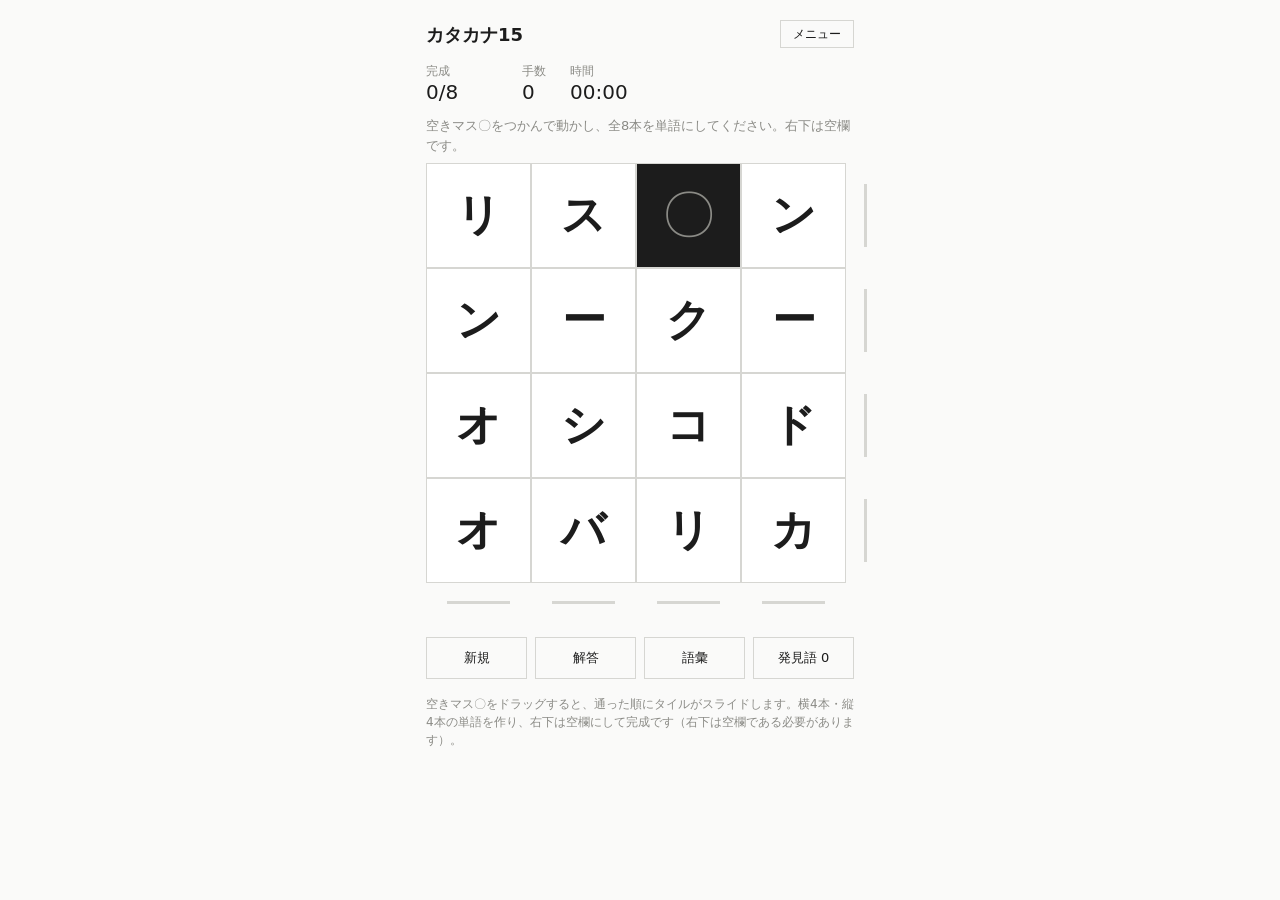
<file: カタカナ15__4_.html>
<!DOCTYPE html>
<html lang="ja"><head><meta charset="UTF-8">
<meta name="viewport" content="width=device-width,initial-scale=1,viewport-fit=cover">
<title>カタカナ15</title>
<style>
:root{--bg:#fafaf9;--ink:#1c1c1c;--sub:#8b8b86;--line:#d6d6d2;--tile:#fff;--hit:#e7e7e3;color-scheme:light}
:root[data-theme=dark]{--bg:#161616;--ink:#e8e8e5;--sub:#8a8a85;--line:#363633;--tile:#1f1f1e;--hit:#2e2e2b;color-scheme:dark}
*{box-sizing:border-box;margin:0;-webkit-tap-highlight-color:transparent}
html{padding-top:env(safe-area-inset-top,0px);padding-bottom:env(safe-area-inset-bottom,0px)}
body{background:var(--bg);color:var(--ink);font:15px/1.5 "Hiragino Kaku Gothic ProN","Yu Gothic",system-ui,sans-serif;min-height:100vh;display:flex;flex-direction:column;align-items:center}
main{width:100%;max-width:460px;padding:20px 16px}
header{display:flex;justify-content:space-between;align-items:center}
h1{font-size:18px;font-weight:700}
.hr{display:flex;align-items:center;gap:10px}
#vw{font-size:12px;color:var(--sub);visibility:hidden}
body.v #vw{visibility:visible;color:#c8341c}
body.v #board{outline:2px solid #c8341c}
body.v #ba{background:rgba(200,52,28,.12);border-color:rgba(200,52,28,.4)}
body.v #ba:hover{background:var(--ink);border-color:var(--ink)}
#bm{padding:4px 12px;font-size:12px}
.stats{display:flex;gap:24px;margin-top:14px;font-size:12px;color:var(--sub)}
.stats>div:first-child{min-width:72px}
.stats b{display:block;font-size:20px;font-weight:500;color:var(--ink);font-variant-numeric:tabular-nums;line-height:1.2}
#msg{min-height:42px;padding:12px 0 8px;font-size:13px;color:var(--sub)}
#stage{position:relative;margin:0 auto;touch-action:none;user-select:none}
#board{position:absolute;left:0;top:0;background:var(--line)}
.t{position:absolute;left:0;top:0;width:calc(var(--s) - 2px);height:calc(var(--s) - 2px);background:var(--tile);display:flex;align-items:center;justify-content:center;font-size:calc(var(--s) * .42);font-weight:600;transition:transform .12s ease,background .15s}
.t.hit{background:var(--hit)}
.t.blank,.t.xt{background:var(--ink);color:var(--sub);font-weight:400;font-size:calc(var(--s) * .5)}
.t.blank{cursor:grab;z-index:2}
.m{position:absolute;display:flex;align-items:center;justify-content:center;gap:4px}
.m.c{flex-direction:column}
.m i{display:block;background:var(--line);transition:background .12s}
.m.r i{width:3px;height:60%}
.m.c i{height:3px;width:60%}
.m i.ok{background:var(--ink)}
nav{display:grid;grid-template-columns:repeat(4,1fr);gap:8px;margin-top:20px}
button{font:inherit;font-size:13px;padding:10px 0;background:none;color:var(--ink);border:1px solid var(--line);cursor:pointer}
button:hover,button.on{background:var(--ink);color:var(--bg);border-color:var(--ink)}
.note{margin-top:16px;font-size:12px;color:var(--sub)}
#ov{display:none;position:fixed;inset:0;background:rgba(0,0,0,.4);align-items:center;justify-content:center;padding:16px;z-index:9}
#ov.open{display:flex}
#box{background:var(--bg);border:1px solid var(--ink);width:100%;max-width:420px;max-height:85vh;overflow:auto}
#box h2{font-size:14px;font-weight:700;padding:12px 14px;border-bottom:1px solid var(--line);display:flex;justify-content:space-between;gap:12px}
#box h2 u{cursor:pointer;font-size:13px;font-weight:400;text-decoration:none;color:var(--sub)}
#bd{padding:14px;display:flex;flex-direction:column;gap:14px;font-size:14px}
.sub{font-size:12px;color:var(--sub)}
.mini{display:grid;gap:1px;background:var(--line);padding:1px;width:max-content}
.mini div{background:var(--tile);height:36px;width:36px;display:flex;align-items:center;justify-content:center;font-weight:600}
.mini .e{background:var(--ink);color:var(--sub);font-weight:400}
.wl{display:grid;grid-template-columns:1fr 1fr;gap:12px;font-size:13px}
.wl b{display:block;color:var(--sub);font-size:11px;font-weight:400;border-bottom:1px solid var(--line);margin-bottom:2px}
.big{font-size:18px;font-variant-numeric:tabular-nums}
.tabs{display:flex;gap:8px}
.tabs button{flex:1;padding:8px 0}
.tags{display:flex;flex-wrap:wrap;gap:4px 10px;font-size:13px}.tags .x{color:var(--sub)}
input{font:inherit;padding:8px;border:1px solid var(--line);background:var(--tile);color:var(--ink);width:100%;border-radius:0}
</style></head><body>
<main>
<header><h1>カタカナ15</h1><div class="hr"><span id="vw">解答閲覧済</span><button id="bm">メニュー</button></div></header>
<div class="stats"><div>完成<b id="sl">0/8</b></div><div>手数<b id="sm">0</b></div><div>時間<b id="st">00:00</b></div></div>
<div id="msg"></div>
<div id="stage"><div id="board"></div></div>
<nav><button id="bn">新規</button><button id="ba">解答</button><button id="bd2">語彙</button><button id="bf">発見語</button></nav>
<p class="note" id="note"></p>
</main>
<div id="ov"><div id="box"><h2><span id="bt"></span><u id="bx">閉じる</u></h2><div id="bd"></div></div></div>
<script>
const VAL={2:new Set("アイ アオ アカ アキ アク アゲ アゴ アサ アシ アジ アス アセ アゼ アツ アテ アト アナ アニ アネ アビ アブ アマ アミ アメ アヤ アラ アリ アワ アン イエ イカ イガ イキ イケ イシ イジ イス イソ イタ イチ イト イド イナ イヌ イネ イブ イマ イミ イモ イヤ イリ イロ イワ イン ウエ ウオ ウキ ウシ ウジ ウス ウズ ウソ ウタ ウチ ウツ ウデ ウド ウニ ウネ ウブ ウマ ウミ ウメ ウラ ウリ ウロ ウン エア エイ エキ エコ エゴ エサ エス エゾ エダ エビ エラ エリ エン オイ オウ オカ オキ オク オケ オサ オシ オジ オス オチ オツ オト オニ オノ オバ オビ オモ オヤ オリ オン カイ カオ カキ カギ カク カグ カゲ カコ カゴ カサ カシ カジ カス カズ カセ カゼ カタ カチ カツ カテ カド カナ カニ カネ カバ カビ カブ カベ カマ カミ カメ カモ カヤ カユ カラ カリ カワ カン カー ガイ ガキ ガク ガス ガタ ガム ガラ ガリ ガワ ガン キカ キガ キク キゴ キザ キシ キジ キス キソ キタ キド キヌ キビ キミ キモ キリ キレ キロ キン ギガ ギシ ギフ ギヤ ギリ ギン クイ クウ クガ クキ クギ クコ クサ クシ クジ クス クズ クセ クチ クツ クニ クビ クボ クマ クミ クモ クラ クリ クレ クロ クワ クン グズ グチ グミ グン ケア ケイ ケガ ケサ ケシ ケタ ケチ ケツ ケリ ケン ゲイ ゲキ ゲス ゲタ ゲリ ゲル ゲロ ゲン コイ コウ コエ コク コケ コゲ ココ コシ コチ コツ コテ コト コナ コネ コビ コブ コマ コミ コメ コモ コヤ コリ コロ コン ゴイ ゴウ ゴキ ゴク ゴゴ ゴマ ゴミ ゴム ゴリ ゴロ サイ サオ サカ サキ サギ サク サケ ササ サシ サジ サタ サチ サツ サト サネ サバ サビ サマ サメ サヤ サラ サル サワ サン ザイ ザコ ザツ ザル ザン シイ シオ シカ シキ シケ シゴ シサ シシ シジ シタ シチ シツ シテ シナ シバ シビ シブ シマ シミ シメ シモ シヤ シリ シル シロ シワ シン ジイ ジカ ジキ ジク ジコ ジサ ジジ ジチ ジツ ジヒ ジム ジン スイ スウ スエ スキ スシ スジ スス スズ スソ スデ スト スナ スネ スパ スミ スリ ズイ ズレ セイ セキ セツ セト セミ セリ セル セロ セン ゼイ ゼツ ゼニ ゼヒ ゼロ ゼン ソイ ソウ ソエ ソク ソコ ソシ ソダ ソツ ソデ ソト ソバ ソフ ソボ ソメ ソラ ソリ ソロ ソン ゾウ ゾク ゾロ タイ タカ タキ タク タケ タコ タシ タチ タテ タニ タネ タバ タビ タフ タブ タマ タミ タメ タモ タラ タル タレ タン ダイ ダシ ダダ ダチ ダツ ダニ ダム ダメ ダン チイ チエ チカ チジ チズ チチ チツ チビ チリ チン ツイ ツウ ツエ ツカ ツキ ツギ ツケ ツゲ ツタ ツチ ツツ ツナ ツノ ツバ ツボ ツミ ツメ ツユ ツラ ツリ ツル ツレ テイ テカ テキ テコ テツ テマ テラ テレ テロ テン デカ デコ デシ デバ デブ デメ デモ デリ デン トイ トウ トキ トク トコ トシ トジ トス トチ トツ トノ トバ トビ トブ トマ トミ トメ トモ トヤ トラ トリ トロ トン ドア ドウ ドク ドジ ドス ドテ ドブ ドマ ドヤ ドラ ドル ドロ ドン ナエ ナカ ナギ ナシ ナス ナゾ ナタ ナツ ナナ ナノ ナビ ナベ ナマ ナミ ナメ ナヤ ナラ ナリ ナワ ナン ニオ ニク ニシ ニジ ニセ ニチ ニナ ニラ ニレ ニワ ニン ヌイ ヌエ ヌカ ヌキ ヌケ ヌシ ヌタ ヌノ ヌマ ネオ ネガ ネギ ネコ ネジ ネズ ネタ ネツ ネリ ネル ネン ノウ ノキ ノコ ノシ ノチ ノド ノビ ノブ ノミ ノム ノラ ノリ ノロ ハイ ハエ ハカ ハギ ハク ハグ ハケ ハゲ ハコ ハシ ハジ ハス ハゼ ハタ ハダ ハチ ハツ ハデ ハト ハナ ハネ ハハ ハバ ハフ ハマ ハミ ハム ハメ ハヤ ハラ ハリ ハル ハレ ハン バア バイ バカ バク バケ バス バチ バツ バナ バネ ババ バフ バブ バラ バリ バル バン バー パイ パオ パス パパ パブ パン ヒエ ヒキ ヒケ ヒゲ ヒコ ヒザ ヒシ ヒス ヒダ ヒツ ヒト ヒナ ヒバ ヒヒ ヒビ ヒマ ヒメ ヒモ ヒヤ ヒラ ヒル ヒレ ヒワ ヒン ビア ビク ビス ビラ ビリ ビル ビワ ビン ピア ピザ ピル ピン フイ フウ フエ フカ フキ フク フグ フケ フサ フシ フジ フセ フタ フダ フチ フデ フナ フネ フミ フユ フリ フロ フン ブイ ブカ ブキ ブケ ブシ ブス ブタ ブチ ブツ ブナ ブユ ブヨ ブラ ブリ ブレ ブロ ブン プチ プル プロ ヘア ヘイ ヘソ ヘタ ヘナ ヘビ ヘボ ヘヤ ヘラ ヘリ ヘン ベア ベイ ベタ ベツ ベニ ベラ ベル ベロ ベン ペア ペン ホウ ホオ ホカ ホコ ホゴ ホサ ホシ ホド ホネ ホホ ホヤ ホラ ホリ ホロ ホン ボア ボウ ボキ ボク ボス ボツ ボヤ ボラ ボロ ボン ポイ ポチ ポロ ポン マイ マエ マキ マク マグ マゲ マシ マジ マス マタ マチ マツ マト マド マナ マネ マヒ マフ ママ マメ マユ マリ マル マロ マン ミエ ミオ ミキ ミギ ミケ ミコ ミサ ミス ミズ ミセ ミソ ミチ ミツ ミナ ミニ ミノ ミミ ミヤ ミリ ミル ミン ムギ ムク ムコ ムシ ムダ ムチ ムツ ムネ ムラ ムリ ムロ メイ メガ メシ メス メド メモ メン モエ モカ モク モズ モチ モツ モト モノ モミ モメ モモ モヤ モリ モル モン ヤギ ヤク ヤジ ヤス ヤチ ヤド ヤナ ヤニ ヤネ ヤボ ヤマ ヤミ ヤリ ヤン ユイ ユウ ユエ ユカ ユキ ユズ ユビ ユミ ユメ ユリ ユレ ヨイ ヨウ ヨカ ヨガ ヨキ ヨク ヨコ ヨシ ヨセ ヨチ ヨツ ヨネ ヨビ ヨミ ヨム ヨメ ヨル ヨン ライ ラク ラグ ラジ ラテ ラバ ラブ ラム ラメ ラン リア リカ リキ リク リケ リス リツ リヤ リン ルイ ルウ ルス ルビ ルー レア レイ レキ レジ レス レツ レバ レン ロウ ロク ログ ロケ ロゴ ロス ロト ロバ ロボ ロン ロー ワカ ワキ ワク ワケ ワザ ワシ ワタ ワナ ワニ ワビ ワラ ワリ ワル ワン".split(" ")),3:new Set("アイキ アイコ アイス アイソ アイタ アイダ アイツ アイデ アイヌ アイノ アイブ アイマ アイモ アイン アウト アウン アエグ アエテ アエミ アエル アオイ アオカ アオキ アオグ アオコ アオサ アオジ アオバ アオミ アオム アオリ アオル アカイ アカザ アカシ アカス アカネ アカバ アカミ アカメ アカリ アカン アガキ アガク アガシ アガル アキイ アキエ アキコ アキズ アキト アキノ アキホ アキヨ アキラ アキル アキヱ アギト アクバ アクビ アクマ アクメ アクラ アクル アグム アグラ アグリ アグン アケビ アケミ アケル アゲク アゲル アコム アコヤ アサイ アサエ アサコ アサヂ アサド アサノ アサヒ アサミ アサヨ アサリ アサル アサヱ アザミ アシイ アシカ アシタ アシビ アジア アジケ アジズ アジト アジル アスカ アスコ アズキ アズサ アズマ アズラ アセビ アセル アゼン アソコ アソブ アタイ アタウ アタゴ アタシ アタマ アタラ アタリ アタル アダナ アダム アチキ アチラ アッカ アッケ アッシ アッチ アッツ アット アッパ アップ アツイ アツミ アツヨ アヅサ アヅマ アテネ アテル アデン アトム アトリ アナゴ アナス アナタ アナン アニイ アニメ アノー アハハ アハレ アバク アバタ アヒル アビル アピア アフタ アフヒ アフラ アフル アフレ アブラ アブル アプリ アヘン アベノ アベル アペル アポロ アマイ アマス アマタ アマリ アマル アミド アメル アモイ アヤイ アヤコ アヤス アヤノ アヤメ アヤヲ アユミ アユム アライ アラウ アラキ アラギ アラシ アラス アラタ アラブ アラメ アラモ アラワ アラン アラー アリア アリス アリマ アリャ アルク アルジ アルス アルセ アルト アルハ アルバ アルマ アルミ アルル アレイ アレム アレル アレレ アレン アレー アロエ アロハ アロン アロー アワイ アワス アワビ アワヤ アワラ アワー アンカ アンガ アンコ アンズ アンタ アンダ アンチ アンド アンナ アンニ アンネ アンパ アンブ アンプ アンマ アンユ アーア アーク アース アーチ アート アーム アール イイエ イエス イエナ イエル イオウ イオン イカガ イカス イカダ イカデ イカニ イカリ イカル イカン イガイ イガム イキカ イキム イキル イクエ イクコ イクサ イクジ イクタ イクツ イクミ イクヨ イクラ イグサ イグチ イケイ イケル イコイ イコウ イコジ イコム イサエ イサオ イサキ イサコ イサザ イサノ イサミ イサム イサヨ イサヲ イザル イシイ イシコ イシダ イシャ イジメ イジリ イジル イスカ イスラ イスル イズミ イズム イズレ イセノ イセル イゼン イソグ イソメ イタイ イタク イタコ イタス イタチ イタノ イタム イタメ イタヤ イタリ イタル イダク イチイ イチゴ イチズ イチド イチノ イチバ イチビ イチヨ イッカ イッキ イッコ イッス イッソ イッチ イット イツオ イツカ イツク イツノ イツミ イツモ イツヨ イヅミ イテル イデア イデー イトウ イトコ イトド イトメ イトモ イトヱ イドム イナカ イナゴ イナス イナセ イナダ イナホ イナム イナヨ イノコ イノチ イノリ イノル イハホ イバラ イバル イビキ イビツ イビル イフク イブキ イブク イブス イブル イボタ イマダ イマニ イマヤ イマワ イミイ イモチ イモリ イヤァ イヤア イヤス イヤニ イヤー イヨノ イヨヨ イライ イラウ イラク イラチ イラン イリコ イルカ イレル イロハ イロリ イロル イワウ イワオ イワキ イワク イワシ イワス イワナ イワバ イワレ イワン インカ インキ インク イング インコ インチ インド インピ イーエ イース イーノ ウィズ ウィン ウィー ウイル ウウン ウェア ウェイ ウェブ ウェー ウエア ウエス ウエノ ウエハ ウエル ウエン ウォン ウオン ウカイ ウカス ウカツ ウカト ウカブ ウカル ウガツ ウキハ ウキヨ ウグイ ウケラ ウケル ウコギ ウコン ウゴク ウサギ ウシロ ウスイ ウズク ウズベ ウズラ ウセル ウタウ ウタコ ウタタ ウタテ ウダツ ウダル ウチワ ウッズ ウッド ウツギ ウツケ ウツス ウツツ ウツホ ウツボ ウツル ウツロ ウツワ ウテル ウトイ ウトウ ウトム ウトロ ウドン ウナギ ウナジ ウナリ ウナル ウネメ ウネリ ウネル ウノミ ウバウ ウバラ ウフッ ウフフ ウブイ ウマイ ウマク ウマサ ウマミ ウマル ウミベ ウメク ウメコ ウメノ ウメヨ ウメル ウラジ ウラミ ウラム ウララ ウラル ウラン ウルウ ウルカ ウルシ ウルフ ウルム ウルメ ウレル ウロコ ウワキ ウワサ ウワベ ウワル ウンイ ウンカ ウント ウーム ウール ウーン エアコ エアロ エアー エイイ エイガ エイコ エイゴ エイズ エイト エエイ エエト エガオ エガク エキス エクボ エグイ エグル エコー エゴイ エゴマ エジキ エジリ エステ エタイ エタン エチル エッグ エッジ エッソ エッチ エッロ エツコ エヅク エデン エトス エドゥ エドル エノキ エノコ エバル エヒメ エビス エビネ エビノ エビー エホバ エボシ エミコ エミシ エミリ エミー エモイ エライ エラク エラブ エラー エリア エリカ エリク エリコ エリサ エリザ エリナ エリモ エリー エルグ エルサ エルス エルナ エルベ エルム エレキ エレツ エレナ エレラ エロス エンカ エンコ エンゴ エンサ エンド エンビ エーゲ エース エーッ エート エール オアフ オイデ オイド オイラ オイル オウカ オウガ オウジ オウチ オウト オウミ オウム オウン オエツ オエル オオイ オオウ オオエ オカカ オカキ オカケ オカゲ オカシ オカス オカズ オカネ オカボ オカミ オカユ オカラ オカワ オガム オキル オクテ オクビ オクラ オクル オグラ オケラ オケル オコシ オコス オコゼ オコタ オコモ オコル オコワ オゴリ オゴル オサケ オサツ オサミ オサワ オサン オザキ オシイ オシテ オシベ オシミ オシム オシメ オシリ オシン オジギ オジヤ オジル オスロ オセチ オセル オセン オソイ オソウ オソノ オゾイ オゾン オタク オタワ オチル オッズ オッテ オツキ オツケ オツム オデキ オデコ オデン オトコ オトス オトド オトナ オトメ オトル オドケ オドス オドネ オドル オナカ オナガ オナジ オナリ オノレ オハコ オハシ オハネ オハラ オバケ オバナ オビク オビシ オビル オフト オブウ オブル オペラ オボコ オボス オボロ オマエ オマケ オマス オマセ オマツ オマハ オマル オミキ オムツ オメガ オメザ オモイ オモウ オモシ オモチ オモト オモニ オモヤ オモリ オモル オヤジ オヤッ オヤマ オヨグ オヨソ オヨビ オヨブ オヨル オリル オリン オルグ オルリ オレル オロカ オロス オロチ オワス オワビ オワリ オワル オワン オンス オンチ オンド オンナ オンバ オンブ オーイ オーク オーサ オース オーダ オート オーム オーラ オール カイイ カイギ カイコ カイゴ カイス カイト カイナ カイバ カイヒ カイリ カイロ カイワ カエス カエデ カエル カオス カオリ カオル カカオ カカシ カカス カカト カカリ カカル カカン カガク カガス カガミ カガム カガル カギリ カギル カクイ カクザ カクス カクド カグラ カケイ カケス カケル カゲエ カゲキ カゲリ カゲル カゲン カコウ カコツ カコム カゴミ カゴメ カサゴ カサム カサン カザケ カザシ カザス カザニ カザフ カザリ カザル カザン カシオ カシク カシグ カシコ カシマ カシラ カシワ カジカ カジキ カジク カジノ カジメ カジョ カジル カスイ カスカ カスト カスミ カスム カスル カズイ カズエ カズオ カズキ カズク カズコ カズミ カズヨ カズヱ カセイ カセキ カセグ カセツ カセル カゼン カゾク カタイ カタギ カタス カタズ カタチ カタナ カタハ カタミ カタヤ カタル カタン カダル カチミ カチヨ カチリ カチン カッカ カッコ カッテ カット カッパ カップ カッポ カツイ カツエ カツオ カツグ カツコ カツヂ カツテ カツノ カツミ カツヨ カツラ カツヱ カツヲ カヅイ カヅエ カヅコ カヅヱ カテル カデル カデン カトウ カナウ カナエ カナタ カナダ カナメ カナリ カナン カヌー カネコ カネテ カネミ カネヨ カネル カノウ カノン カバウ カバナ カバネ カバン カバー カビネ カビラ カビル カフェ カフジ カフス カブト カブラ カブル カブレ カプト カホク カホド カホリ カホル カマウ カマス カマタ カマチ カマリ カミュ カミラ カミリ カムル カメダ カメノ カメヨ カメラ カメル カモス カモメ カヤノ カユイ カユミ カヨウ カライ カラザ カラシ カラス カラダ カラチ カラッ カラテ カラト カラム カラリ カラン カラー カリッ カリニ カリフ カリブ カリル カリン カルイ カルキ カルタ カルテ カルト カルナ カルビ カルラ カルロ カレイ カレシ カレツ カレル カレン カレー カワキ カワク カワス カワズ カワセ カワベ カワラ カワリ カワル カヲリ カヲル カンゲ カンコ カンシ カンジ カンテ カンナ カンヌ カンバ カンパ カンプ カンペ カンポ カンマ カンリ カーキ カーグ カート カード カーブ カール カーン ガイア ガイス ガイド ガウン ガエル ガカイ ガカリ ガカル ガクシ ガサツ ガザミ ガスル ガゼン ガタイ ガタン ガッツ ガット ガテン ガナル ガバト ガビー ガブリ ガブル ガホウ ガボン ガマン ガメル ガラス ガラッ ガラナ ガラミ ガラリ ガラン ガリン ガルフ ガレキ ガロン ガワラ ガワリ ガンピ ガンミ ガンモ ガーゼ ガード ガーナ ガール ガーン キアラ キアリ キイロ キウイ キエト キエフ キエル キオウ キカイ キカク キカス キガリ キガル キクイ キクエ キクコ キクチ キクナ キクノ キクミ キクヨ キクヱ キグウ キグス キケル キケン キゲン キコウ キコス キコム キコリ キコン キゴウ キサク キサゴ キサノ キザス キザム キシム キシャ キシル キスウ キスカ キスル キズク キズナ キセル キセン キソウ キソク キソン キタス キタル キタン キチッ キチヨ キチン キック キッス キット キッド キップ キツイ キツネ キツヨ キヅク キヅタ キティ キトウ キドル キナカ キナコ キヌエ キヌコ キヌヨ キヌヱ キネマ キノウ キノエ キノコ キノフ キノヱ キハイ キハダ キバム キバル キブツ キホウ キボウ キママ キマリ キマル キミイ キミエ キミコ キミノ キミヨ キミヱ キムチ キメル キモチ キモノ キャア キャク キャッ キャラ キャン キャー キュウ キュー キョウ キョキ キョク キョザ キョリ キヨイ キヨエ キヨコ キヨシ キヨジ キヨセ キヨノ キヨミ キヨヱ キヨン キライ キラウ キラク キラス キラズ キララ キラリ キラー キリコ キリッ キリン キルク キルト キレイ キレル キワタ キワダ キワミ キンカ キング キンコ キンボ キース キープ キール キーン ギクリ ギコチ ギゴチ ギスル ギソウ ギター ギニア ギフト ギブス ギプス ギボシ ギマン ギャア ギャク ギャグ ギャラ ギャル ギャロ ギュッ ギョイ ギラリ ギラン ギリシ ギルド ギンガ ギンコ ギンポ クアン クイズ クイナ クイル クイン クウキ クエル クオモ クガツ クギル ククル クグイ クグツ クグル クケル クサイ クサス クサビ クサヤ クサリ クサル クジク クジュ クジラ クジル クスイ クスコ クスシ クスノ クスム クスリ クズス クダク クダス クダリ クダル クダン クチイ クチマ クチル クック クッパ クドイ クドキ クドク クニエ クニオ クニコ クニヨ クニヱ クヌギ クネル クバル クベル クボチ クボム クマル クミス クメル クモリ クモル クモン クヤム クライ クラウ クラゲ クラシ クラス クラノ クラブ クラム クラヨ クリア クリス クリル クルウ クルス クルト クルド クルマ クルミ クルム クルリ クルー クレア クレイ クレタ クレヨ クレル クレー クロイ クロウ クロキ クロス クロミ クロム クワイ クワゴ クワス クンシ クーコ クープ クーペ クーラ クール グアイ グアノ グアム グイト グエン グサリ グスル グズウ グズル グチル グッズ グット グッド グフッ グホウ グマイ グライ グラシ グラス グラフ グラブ グラム グラリ グリコ グリス グリル グリー グルミ グルメ グルリ グレイ グレグ グレコ グレル グレン グレー グロウ グロス グワイ グンダ グント ケイキ ケイコ ケイジ ケイス ケイト ケイヒ ケイラ ケカビ ケガス ケガニ ケガレ ケゲン ケサノ ケサミ ケサヨ ケシキ ケジメ ケズル ケセル ケソン ケタイ ケダシ ケダス ケチル ケッカ ケッキ ケック ケット ケトル ケドモ ケドル ケナゲ ケナス ケニア ケビン ケブイ ケブル ケマリ ケムイ ケムシ ケムリ ケムル ケヤキ ケラス ケラー ケリー ケルト ケルン ケレド ケレン ケロリ ケワイ ケンカ ケンゴ ケンサ ケンジ ケンタ ケント ケンパ ケンプ ケンポ ケンリ ケーキ ケージ ケース ケープ ケール ゲイコ ゲイツ ゲキカ ゲザン ゲスト ゲスル ゲッカ ゲップ ゲノム ゲハン ゲビル ゲリラ ゲロウ ゲンカ ゲンキ ゲンゲ ゲンコ ゲンゴ ゲンニ ゲンバ ゲージ ゲーテ ゲート ゲーム ゲール コアイ コアラ コイキ コイシ コイツ コイヌ コイル コイン コウカ コウキ コウギ コウコ コウゴ コウシ コウジ コウゾ コウタ コウチ コウヌ コウボ コウマ コウメ コウヤ コウリ コウル コエル コオル コカス コガス コガネ コガモ コキュ コギル コギン コクガ コクゴ コクラ コケシ コケル コゲル ココア ココダ ココチ ココム ココラ ココロ コゴエ コゴミ コゴム コゴメ コゴル コサル コシツ コシノ コジル コジン コスイ コスギ コスタ コスト コスモ コスル コズエ コズヱ コセル コソボ コゾウ コゾル コタエ コタツ コタン コダマ コチラ コッキ コック コッチ コッテ コップ コヅク コトシ コトニ コトバ コトミ コトン コドナ コドモ コナシ コナス コナン コナー コネコ コネル コノミ コノム コハゼ コハダ コハル コバカ コバム コビル コピー コブシ コブラ コブリ コプラ コボス コボツ コボネ コボレ コマカ コマチ コマメ コマル コマン コムギ コメル コモド コモノ コモル コモロ コヤス コヤマ コユキ コヨミ コラァ コライ コラス コラム コリア コリャ コリル コリン コリー コルク コルシ コルト コレゾ コレラ コロウ コロナ コロブ コロリ コロル コロン コワイ コワク コワス コンゴ コンジ コンス コンチ コンテ コント コンド コンナ コンパ コンビ コンブ コンペ コンボ コンポ コンマ コンヤ コンロ コーク コース コーダ コーチ コート コード コーナ コープ コーポ コーラ コール コーン ゴウギ ゴウシ ゴウモ ゴカイ ゴガツ ゴクミ ゴコチ ゴコロ ゴザル ゴジラ ゴスル ゴセイ ゴゼン ゴタエ ゴッコ ゴッド ゴッホ ゴツイ ゴテル ゴトウ ゴトシ ゴドー ゴネル ゴハン ゴボウ ゴマメ ゴメス ゴメン ゴモラ ゴラン ゴリラ ゴルフ ゴロタ ゴング ゴンタ ゴーヤ ゴール サアー サイキ サイギ サイコ サイゴ サイシ サイズ サイト サイド サイフ サイリ サイロ サイン サウジ サウス サウド サウナ サエル サオリ サカイ サカエ サカキ サカス サカタ サカナ サカヘ サカリ サカヱ サカン サガス サガル サキヨ サキヱ サクイ サクエ サクミ サクヨ サクラ サクヱ サクヲ サグル サグー サケブ サケル サゲル ササイ ササエ ササキ ササゲ ササヤ ササル サザエ サザレ サシテ サシミ サシモ サジキ サスガ サスケ サステ サスル サセル サソウ サソリ サゾヤ サタコ サタヨ サタル サタン サダエ サダカ サダコ サダム サダヨ サダヱ サチエ サチコ サチヨ サッカ サッキ サック サッシ サッタ サッチ サット サッド サッパ サップ サツイ サツキ サツマ サツミ サツヨ サティ サテツ サテト サテハ サテン サディ サトイ サトウ サトコ サトシ サトス サトミ サトリ サトル サトヱ サトー サドル サナア サナエ サナカ サナギ サナヘ サニー サヌア サノウ サハラ サバキ サバク サバハ サビル サベツ サホド サボル サボー サマス サマツ サマデ サマー サムイ サムチ サメル サモア サヤカ サヤコ サユリ サヨウ サヨコ サヨノ サヨリ サライ サラウ サラエ サラサ サラス サラダ サラニ サラバ サラミ サラリ サラン サリオ サリゲ サリン サリー サルサ サレド サレハ サロン サワエ サワカ サワグ サワコ サワス サワラ サワリ サワル サヲリ サンガ サンク サンゲ サンゴ サンザ サンシ サンタ サンチ サント サンド サンバ サンフ サンプ サンポ サンマ サージ サーチ サード サーバ サーフ サーブ サーボ サーモ ザイゴ ザイル ザイン ザカリ ザクリ ザクロ ザスル ザセツ ザック ザッシ ザッタ ザット ザッパ ザップ ザビル ザボン ザメツ ザライ ザレル ザンキ ザンゲ ザンシ ザンソ ザーッ ザール シアイ シアン シイテ シイラ シイル シウカ シェア シェフ シェム シェリ シェル シエラ シオケ シオデ シオリ シオル シオン シカク シカゴ シカシ シカタ シカト シカノ シカモ シカル シカン シガツ シガー シキミ シキル シクム シグサ シグレ シケル シゲイ シゲコ シゲト シゲノ シゲミ シゲヨ シゲル シコウ シコム シコリ シコル シゴク シゴト シサノ シサル シザン シショ シジマ シジミ シスコ シスル シズイ シズエ シズカ シズク シズコ シズム シズリ シズヱ シセン シゼン シソウ シソン シタウ シタク シタテ シタラ シタン シダイ シダク シダス シダレ シチク シッカ シック シッシ シッソ シッタ シット シッピ シップ シッペ シッポ シヅエ シヅカ シヅコ シヅヱ シティ シテキ シテン シトド シトル シドミ シドロ シナイ シナウ シナス シナル シニア シニセ シヌヘ シネマ シノギ シノグ シノブ シハン シバイ シバエ シバシ シバフ シバル シビア シビレ シビン シピン シフト シブイ シブキ シブク シブル シベツ シボム シボル シマイ シマウ シマカ シマフ シマル シミズ シミル シメジ シメス シメテ シメノ シメル シモト シモン シャイ シャガ シャク シャケ シャコ シャス シャチ シャツ シャヒ シャム シャモ シャラ シャン シャー シュウ シュク シュッ シュツ シュビ シュミ シュロ シュン シュー ショウ ショク ショバ ショム ション ショー シヨウ シラカ シラガ シラク シラス シラセ シラフ シラミ シラム シラン シラー シリア シリメ シルイ シルク シルコ シルシ シルス シルズ シルビ シレツ シレル シロイ シロウ シロタ シロー シワイ シワエ シワケ シワス シワム シワル シヲリ シンイ シンキ シンク シンコ シンシ シンジ シント シンパ シンポ シンリ シンロ シーア シーク シース シーツ シート シード シール シーン ジァン ジェイ ジェフ ジェブ ジェン ジカニ ジカン ジガン ジキニ ジキル ジグモ ジゴロ ジショ ジシン ジジン ジスル ジセキ ジタイ ジダイ ジッシ ジッダ ジット ジツニ ジツハ ジテン ジトク ジニア ジバチ ジバン ジフン ジブチ ジマイ ジマウ ジマン ジミル ジミー ジムシ ジモン ジャァ ジャア ジャウ ジャガ ジャズ ジャブ ジャマ ジャミ ジャム ジャリ ジャワ ジャン ジャー ジュウ ジュズ ジュソ ジュッ ジュペ ジュン ジュー ジョジ ジョン ジョー ジライ ジラス ジラフ ジルク ジルバ ジレル ジレー ジロウ ジロリ ジワッ ジンタ ジント ジンノ ジーコ ジープ ジーン スアマ スアン スイカ スイス スイノ スイバ スイフ スイミ スウジ スウッ スエズ スエノ スエル スオウ スカイ スカス スカラ スカル スカン スガラ スガル スキッ スキヤ スキル スキン スキー スギナ スギル スクウ スクム スクレ スグス スグリ スグル スケル スゲル スコア スコシ スゴイ スゴス スゴミ スゴム スサノ スサブ スサミ スサム スサル スジル ススキ ススグ ススパ ススム ススメ ススル スズイ スズエ スズカ スズキ スズコ スズシ スズナ スズノ スズム スズメ スズロ スズヱ スタア スタブ スタル スタン スター スダク スダチ スダツ スダレ スチル スット ステキ ステル スデニ ストア ストク ストン スネル スノボ スバル スパイ スパナ スパン スピン スプン スベタ スベテ スベル スペア スペル スペロ スボム スマウ スマス スマホ スマン スミエ スミカ スミコ スミス スミヨ スミレ スミヱ スメル スモウ スモモ スモン スラブ スラム スラリ スラー スリア スリム スリル スリー スルト スルメ スルー スレル スロー スワル スワン スヱノ スヱヨ スンデ スンニ スーッ スーツ スープ ズイキ ズイト ズキン ズクメ ズサン ズシリ ズシン ズック ズット ズバリ ズベラ ズボラ ズボン ズメル ズラス ズラリ ズルイ ズレル ズロウ ズント ズーム セイギ セイコ セイゴ セイシ セイス セイソ セイチ セイハ セイヤ セオウ セカイ セカス セガム セガレ セキダ セキヨ セギル セクタ セクト セコイ セコウ セスナ セセル セダン セッカ セッサ セッセ セッチ セット セッパ セツク セツコ セツニ セツビ セツヨ セドラ セナカ セビル セピア セフリ セブン セマイ セマル セミナ セムシ セメグ セメテ セメル セメン セラノ セリナ セリフ セルパ セルフ セルマ セレン セロリ センイ センギ センゲ センス センソ センタ センダ センチ セント センブ センプ セージ セーヌ セーフ セーブ セーラ セール ゼイゴ ゼウス ゼック ゼッケ ゼット ゼブラ ゼリゼ ゼリフ ゼリー ゼンク ゼンジ ゼンチ ゼンブ ソイツ ソウイ ソウコ ソウジ ソウダ ソウネ ソウル ソエト ソエル ソクイ ソクガ ソクス ソクド ソグウ ソケイ ソゲキ ソゲル ソゲン ソコウ ソコツ ソコデ ソコヒ ソコラ ソサイ ソシキ ソシテ ソシル ソセイ ソソウ ソソグ ソソト ソソル ソゾロ ソダツ ソチラ ソッキ ソッケ ソッチ ソット ソップ ソッポ ソテツ ソテー ソトイ ソナタ ソニー ソヌス ソネム ソノー ソバエ ソバメ ソファ ソフト ソホン ソボツ ソボロ ソマル ソムク ソメル ソヤス ソヨグ ソラス ソリャ ソレデ ソレト ソレニ ソレモ ソレラ ソレル ソロイ ソロウ ソロス ソワル ソング ソンナ ソンミ ソース ソーダ ソート ソープ ゾアビ ゾウリ ゾクス ゾッカ ゾッキ ゾット ゾメク ゾロイ ゾロリ ゾンカ ゾンガ ゾンデ ゾンビ ゾーン タアイ タイコ タイジ タイス タイツ タイト タイヒ タイブ タイプ タイマ タイム タイヤ タイル タウト タウン タエズ タエル タオス タオル タカイ タカガ タカコ タカシ タカナ タカネ タカノ タカベ タカミ タカヨ タカラ タカリ タカル タガウ タガメ タガル タキエ タキオ タキノ タキヨ タギツ タギル タクス タクト タクマ タクミ タクム タクラ タクル タグイ タグウ タグチ タグル タケオ タケコ タケシ タケト タケノ タケヨ タケル タゲル タシカ タジク タスキ タスク タズキ タセル タタキ タタク タタス タタム タタラ タタリ タタル タダオ タダシ タダス タダニ タック タッグ タッタ タッチ タッテ タッパ タップ タツイ タツエ タツオ タツキ タツノ タツミ タツヨ タツヱ タテル タデル タトイ タトエ タドル タナゴ タニア タニク タニシ タニヤ タヌキ タネヨ タネン タノセ タノム タバコ タヒチ タフタ タブレ タブン タブー タベル タマウ タマエ タマキ タマコ タマゴ タマナ タマニ タマノ タマミ タマヨ タマル タマヱ タミコ タミノ タミヨ タミル タムロ タメシ タメス タメル タモツ タモト タモリ タヤス タユイ タユム タヨリ タヨル タライ タラス タラリ タラワ タリム タリル タリン タルク タルサ タルミ タルム タレル タワイ タワシ タワム タワワ タワー タンカ タンク タンゴ タンス タント タンニ タンビ タンボ タンポ タンマ ターボ ターム タール ターン ダイシ ダイス ダイズ ダイブ ダイヤ ダイン ダウン ダカラ ダカン ダクト ダケド ダケル ダコタ ダスト ダスル ダセル ダッカ ダッコ ダッシ ダッテ ダッピ ダナン ダニー ダバオ ダブル ダベル ダボス ダマシ ダマス ダマル ダミー ダムス ダライ ダラケ ダラシ ダラス ダラト ダラリ ダラー ダリア ダリヤ ダリン ダルイ ダルク ダルマ ダレル ダンコ ダンゴ ダンス ダンチ ダンナ ダンプ ダーク ダース ダーツ ダート ダーリ チアキ チアリ チェア チェコ チェス チェロ チエコ チエミ チカイ チカウ チカエ チカク チカコ チカノ チカヨ チカラ チガイ チガウ チガヤ チキリ チキン チギル チクジ チクリ チクロ チグサ チゲジ チコリ チゴキ チサト チシキ チシツ チシャ チタン チダイ チチト チヂミ チヂム チッキ チック チット チップ チヅル チトセ チトー チドリ チナム チヌル チハツ チハル チヒロ チビル チフス チホウ チボリ チマウ チマキ チマタ チミツ チャア チャイ チャウ チャコ チャチ チャド チャボ チャム チャメ チャラ チャリ チャン チヤウ チヤコ チヤノ チュニ チョイ チョウ チョキ チョク チョコ チョボ チョマ チョー チヨイ チヨコ チヨシ チヨノ チヨミ チヨヱ チラシ チラス チラッ チラリ チリケ チルン チロリ チロル チヱコ チヱノ チンキ チント チンブ チンプ チーク チーズ チータ チーフ チーム ッキャ ッキリ ッスル ッタン ッテカ ッテナ ップリ ッポイ ツァー ツアー ツイゾ ツイデ ツイト ツイニ ツイン ツウバ ツカウ ツカサ ツカス ツカミ ツカム ツカル ツガイ ツガウ ツキノ ツキミ ツキヨ ツキル ツギキ ツギホ ツクエ ツクシ ツクス ツクバ ツクモ ツクリ ツクル ツグミ ツグム ツケル ツゲル ツゴウ ツズラ ツタウ ツタエ ツタノ ツタヤ ツット ツツク ツツジ ツツム ツヅキ ツヅク ツヅラ ツヅリ ツヅル ツデー ツトニ ツトミ ツトム ツドウ ツナギ ツナグ ツナソ ツナミ ツネコ ツネニ ツネミ ツネヨ ツネル ツノル ツバキ ツバサ ツバナ ツバメ ツバル ツブシ ツブス ツブラ ツブル ツボミ ツボム ツマミ ツマム ツマリ ツマル ツミキ ツミレ ツムグ ツムジ ツムル ツメル ツモリ ツモル ツヤコ ツヤノ ツヨイ ツヨシ ツヨミ ツライ ツラサ ツララ ツリテ ツリー ツルエ ツルオ ツルコ ツルス ツルナ ツルノ ツルム ツルヨ ツルヱ ツレル ツワナ ツワリ ツヰニ ツント ツール ヅクシ ヅクリ ヅケル ヅライ ティコ ティム ティン ティー テイウ テイコ テイザ テイシ テイジ テイネ テカケ テガミ テキギ テキス テクノ テグス テゴロ テスト テゼマ テチス テッキ テック テッド テツシ テツヨ テヅマ テディ テナシ テナー テニス テニハ テマメ テムズ テメェ テメエ テラウ テラス テリア テリヤ テリー テルエ テルコ テルミ テルヨ テルル テルヱ テレカ テレコ テレズ テレビ テレル テンイ テンカ テンキ テング テンシ テンス テンデ テント テンプ テンポ テーク テーゼ テープ テーマ テール デアウ ディス ディリ ディン デウス デカイ デカス デカン デキシ デキル デコラ デシン デジャ デスガ デスク デッキ デック デッチ デッド デドコ デニス デニム デノミ デバル デフレ デブラ デヘヘ デポー デムク デモン デュオ デュマ デリカ デリー デルタ デレク デンキ デンチ デント デンパ デンブ デンワ データ デート トアミ トアル トイウ トイフ トイレ トゥル トウキ トウゲ トウタ トウナ トウニ トウフ トウヤ トエル トオイ トオク トオス トオノ トオリ トオル トカク トカゲ トカス トガル トキイ トキエ トキオ トキコ トキノ トキヨ トキワ トキヱ トキヲ トキン トギョ トクイ トクエ トクコ トクサ トクジ トクト トクニ トクノ トクミ トクヨ トクヱ トグロ トケイ トケル トケン トゲル トコウ トコヤ トコロ トサカ トサツ トザス トザン トシイ トシエ トシコ トシテ トシノ トシミ トシャ トシヨ トシヱ トジル トスヱ トセイ トゼツ トタン トチル トッカ トック トッサ トッド トッパ トッピ トップ トツグ トツプ トテモ トドク トドメ トナミ トナリ トニー トネリ トノコ トバク トバゴ トバス トフク トベル トホホ トボケ トマト トマム トマル トマレ トミエ トミオ トミコ トミニ トミノ トミヨ トミヱ トミヲ トミー トムネ トメコ トメド トメノ トメヨ トメル トモイ トモエ トモコ トモス トモニ トモミ トモヨ トモル トモヱ トヨエ トヨコ トヨセ トヨタ トヨノ トヨミ トヨム トヨヱ トライ トラノ トラヤ トラヨ トラヱ トリオ トリガ トリコ トリス トリデ トリノ トリム トリヨ トリル トリー トルコ トレイ トレス トレツ トレル トレー トロイ トロミ トロリ トロロ トンガ トンゴ トンザ トンシ トンダ トント トンバ トンビ トンボ トンマ トーク トーゴ トーチ トール トーン ドアン ドイツ ドイル ドウカ ドウガ ドウザ ドウシ ドウセ ドウゾ ドウモ ドウロ ドオリ ドカス ドカン ドクガ ドクワ ドグマ ドケル ドコカ ドコゾ ドコラ ドコロ ドシリ ドスン ドタマ ドダイ ドチラ ドッカ ドック ドッチ ドット ドッド ドッポ ドテラ ドナウ ドナタ ドナリ ドナル ドナー ドバイ ドバト ドマリ ドミノ ドモル ドヤス ドヨウ ドヨム ドライ ドラマ ドラム ドリア ドリル ドルジ ドレス ドレメ ドロミ ドロリ ドロン ドロー ドンコ ドント ドンド ドンナ ドーア ドーゾ ドーハ ドーフ ドーム ドーモ ドール ドーン ナァー ナアニ ナイキ ナイシ ナイス ナイト ナイフ ナイル ナイン ナウル ナエル ナオコ ナオス ナオミ ナオモ ナオル ナカイ ナカス ナカツ ナカニ ナカバ ナカマ ナガイ ナガス ナガノ ナガメ ナガラ ナガレ ナギサ ナクス ナグル ナケル ナゲク ナゲシ ナゲル ナゴム ナゴヤ ナゴリ ナサケ ナサル ナザス ナザル ナシド ナジカ ナジミ ナジム ナジル ナスビ ナスル ナズナ ナズム ナセル ナゼカ ナゼル ナゾエ ナゾリ ナゾル ナダレ ナッツ ナット ナップ ナツイ ナツエ ナツク ナツコ ナツノ ナツミ ナツメ ナツヨ ナツヱ ナデル ナドテ ナナエ ナナメ ナニカ ナニセ ナニワ ナノデ ナノニ ナノル ナビク ナフサ ナブト ナブル ナベテ ナホミ ナポリ ナマエ ナマコ ナマジ ナマズ ナマリ ナマル ナミエ ナミダ ナメイ ナメコ ナメス ナメル ナヤム ナライ ナラウ ナラク ナラス ナラバ ナラブ ナラマ ナルイ ナルミ ナレル ナロヲ ナヲイ ナヲエ ナヲミ ナヲヱ ナンカ ナンセ ナンゾ ナンテ ナンデ ナント ナンド ナンノ ナンバ ナンパ ナンボ ナンポ ナンラ ナース ニアウ ニアメ ニウム ニエル ニオイ ニオウ ニオブ ニカケ ニガイ ニガス ニガツ ニガテ ニガリ ニキビ ニギル ニクイ ニクガ ニクム ニクヤ ニグロ ニゲル ニコッ ニコム ニコラ ニコリ ニコル ニコン ニゴス ニゴル ニシン ニジム ニジル ニスイ ニセコ ニセル ニセー ニタツ ニタリ ニッキ ニック ニッチ ニット ニツカ ニツキ ニツク ニツケ ニツレ ニトリ ニトロ ニナウ ニニウ ニヒル ニブイ ニブル ニホン ニャン ニヤリ ニュー ニヨリ ニヨル ニラム ニルス ニワカ ニンキ ニンジ ニンフ ニース ニーズ ニーナ ニール ヌイユ ヌエボ ヌエル ヌカゴ ヌカス ヌカル ヌガス ヌガー ヌクイ ヌグウ ヌケル ヌゲル ヌスム ヌゾー ヌット ヌメリ ヌヤマ ヌラス ヌルイ ヌルデ ヌルム ヌルユ ヌルリ ヌレル ヌード ネイモ ネイル ネエヤ ネオン ネカス ネカラ ネガイ ネガウ ネガラ ネギマ ネギル ネグラ ネグル ネグロ ネコム ネゴト ネザス ネシア ネジル ネジレ ネスト ネズミ ネセル ネタイ ネタバ ネタム ネダル ネダン ネック ネット ネップ ネツイ ネツク ネヅク ネトル ネドコ ネバイ ネバダ ネバル ネビル ネブタ ネブル ネプタ ネムイ ネムル ネムロ ネメル ネラウ ネレル ネンガ ネンザ ネンド ネンネ ネーム ネール ノイズ ノウカ ノエル ノガス ノギス ノケル ノコス ノコル ノズル ノセル ノゾク ノゾミ ノゾム ノック ノッケ ノッチ ノット ノッブ ノッポ ノツゴ ノトロ ノドカ ノバス ノバラ ノビル ノブエ ノブコ ノブヨ ノブヱ ノベツ ノベル ノボリ ノボル ノマス ノムラ ノメス ノメル ノリオ ノリコ ノリト ノルマ ノルム ノレル ノレン ノロイ ノロウ ノロシ ノロマ ノンキ ノース ノート ノード ノーマ ハアリ ハイク ハイシ ハイス ハイチ ハイツ ハイデ ハイビ ハイフ ハイポ ハイム ハイル ハウス ハウラ ハエル ハオト ハオル ハカス ハカセ ハカマ ハカル ハガキ ハガス ハキノ ハギノ ハクス ハクリ ハグル ハケル ハゲム ハゲル ハコブ ハコベ ハサミ ハサム ハザマ ハシカ ハシケ ハシゴ ハシメ ハシュ ハシル ハジク ハジメ ハジル ハスル ハズス ハズミ ハズム ハズレ ハセル ハゼル ハソク ハタキ ハタク ハタケ ハタゴ ハタス ハタチ ハタト ハタン ハダシ ハダラ ハダレ ハチエ ハチク ハチス ハチヨ ハッカ ハッキ ハッケ ハッジ ハッチ ハット ハッパ ハッピ ハップ ハツイ ハツエ ハツギ ハツコ ハツネ ハツノ ハツミ ハツヨ ハツル ハツヱ ハテナ ハテハ ハテル ハディ ハデム ハデラ ハトコ ハトバ ハナエ ハナコ ハナシ ハナス ハナツ ハナビ ハナミ ハナヤ ハナヨ ハナヱ ハニワ ハネズ ハネル ハネー ハノイ ハバキ ハバナ ハバム ハブク ハベル ハマコ ハマチ ハマド ハマベ ハマル ハミド ハムシ ハメル ハヤイ ハヤシ ハヤス ハヤマ ハヤリ ハヤル ハヨウ ハラウ ハラス ハラム ハラン ハリク ハリス ハリマ ハリー ハルイ ハルエ ハルカ ハルコ ハルノ ハルミ ハルヨ ハルヱ ハルヲ ハレム ハレル ハロー ハワイ ハンガ ハンキ ハンク ハング ハンコ ハンサ ハンス ハンズ ハンダ ハンデ ハント ハンド ハンバ ハンプ ハーイ ハーグ ハーツ ハート ハード ハーフ ハーブ ハープ ハーン バイオ バイク バイチ バイト バカシ バカス バカリ バギオ バギナ バクー バグダ バケツ バケル バサミ バサン バザー バシッ バショ バシー バスキ バスク バスケ バスト バスラ バタッ バタン バター バッカ バック バッグ バッコ バッシ バッジ バッタ バッチ バット バッハ バツタ バテル バディ バトウ バトル バトン バナシ バナナ バニラ バハマ バブル バマコ バヤシ バラス バリー バルク バルト バルブ バレエ バレル バレー バロウ バロン バンギ バンク バンス バント バンド バンプ バーク バーツ バード バール バーレ バーン パイプ パイル パイン パウリ パウロ パエト パオス パカヤ パキラ パクリ パクル パクン パゴダ パスタ パスト パズル パセリ パタヤ パタリ パタン パター パック パッチ パット パッド パップ パトス パドル パナマ パニコ パネル パフェ パラオ パラス パリク パリス パリッ パルコ パルス パルプ パルメ パレス パワー パンク パンセ パンダ パンチ パンツ パンデ パント パンパ パンフ パンヤ パーク パーザ パージ パース パーツ パート パーマ パール ヒイキ ヒイン ヒウオ ヒウチ ヒウン ヒエキ ヒエル ヒカス ヒカリ ヒカル ヒガイ ヒガシ ヒガム ヒガラ ヒクイ ヒクベ ヒグマ ヒケル ヒゴイ ヒサイ ヒサエ ヒサグ ヒサコ ヒサシ ヒサト ヒサノ ヒサヨ ヒサヱ ヒサヲ ヒシグ ヒシト ヒジキ ヒスイ ヒスル ヒズム ヒソウ ヒソカ ヒソミ ヒソム ヒゾル ヒタイ ヒタキ ヒタス ヒタチ ヒタト ヒタル ヒダリ ヒッキ ヒット ヒップ ヒツギ ヒツジ ヒデコ ヒデノ ヒデミ ヒデヨ ヒトシ ヒトツ ヒトデ ヒトミ ヒトリ ヒドイ ヒドク ヒドサ ヒドラ ヒドル ヒネリ ヒネル ヒノキ ヒノデ ヒハリ ヒバク ヒバリ ヒヒヒ ヒビク ヒフミ ヒボウ ヒボシ ヒミツ ヒメル ヒャー ヒヤケ ヒヤス ヒュッ ヒュー ヒョウ ヒヨク ヒヨコ ヒヨリ ヒラク ヒラニ ヒラメ ヒラリ ヒルズ ヒルム ヒレキ ヒロイ ヒロウ ヒロエ ヒロカ ヒロキ ヒロコ ヒロシ ヒロノ ヒロバ ヒロミ ヒワイ ヒンス ヒント ヒース ヒータ ヒーブ ヒープ ヒール ビイキ ビオラ ビキニ ビゴー ビサウ ビシー ビジー ビスタ ビタシ ビタリ ビター ビッグ ビット ビデオ ビトエ ビナヤ ビナン ビハチ ビビト ビビル ビホウ ビボウ ビマン ビュウ ビュッ ビョウ ビラキ ビラン ビリー ビルト ビルマ ビロウ ビロク ビワコ ビンタ ビンチ ビント ビーズ ビーチ ビート ビード ビーバ ビーフ ビーム ビール ピアス ピアノ ピアフ ピエロ ピカソ ピクリ ピクル ピタッ ピタリ ピチッ ピック ピッチ ピット ピュア ピュレ ピラフ ピリッ ピンク ピンチ ピント ピーク ピース ピーチ ピート ファン ファー フィア フィル フィン フイク フウシ フウビ フウユ フウン フェア フェス フエル フエン フォア フォト フォン フォー フオウ フカイ フカス フカン フキン フクエ フクガ フクス フクベ フクミ フクム フクヨ フクヱ フグリ フケル フサエ フサオ フサグ フサコ フサノ フサヨ フサヱ フシギ フジイ フジエ フジコ フジツ フジノ フジミ フジョ フジヨ フジヱ フスル フセグ フセル フソン フタツ フタバ フタリ フダン フヂエ フッキ フック フッコ フッタ フット フツウ フツー フテル フトイ フトル フトン フノリ フビン フフフ フブキ フブク フホウ フミエ フミコ フミノ フミヘ フミヤ フミヨ フミヱ フメル フモト フヤス フユウ フユノ フヨウ フヨコ フヨノ フライ フラウ フラク フラグ フラス フラチ フラノ フラリ フラン フリオ フリカ フリル フリー フルイ フルウ フルタ フルフ フレア フレイ フレル フロア フロン フロー フワッ フワリ フンベ フーガ フード フープ フーン ブイク ブカブ ブコク ブサタ ブザツ ブザー ブゼン ブタン ブチキ ブック ブッコ ブット ブドウ ブハラ ブバル ブブカ ブベツ ブラシ ブラジ ブラム ブラリ ブリキ ブリス ブルー ブレア ブレル ブログ ブロス ブロー ブンカ ブンパ ブンプ ブーケ ブース ブーツ ブーム プイト プサン プット プラウ プラグ プラザ プラス プラハ プラム プラモ プラン プリマ プリン プルス プルト プレス プレム プレー プント プーマ プール ヘイガ ヘイシ ヘイル ヘイワ ヘエエ ヘエー ヘガス ヘキサ ヘクト ヘコム ヘズル ヘセル ヘチマ ヘッダ ヘット ヘッド ヘドロ ヘバル ヘビー ヘブン ヘボン ヘラス ヘルス ヘルツ ヘルパ ヘルフ ヘルプ ヘルメ ヘルル ヘレナ ヘレン ヘンイ ヘンピ ヘンプ ヘーエ ヘーッ ヘール ベアテ ベアラ ベイズ ベイチ ベシノ ベスト ベター ベッキ ベッケ ベッシ ベッチ ベット ベッド ベツニ ベデカ ベトン ベナン ベニヤ ベニン ベネト ベビー ベベト ベラウ ベリー ベルク ベルト ベルン ベレー ベロア ベンガ ベンソ ベンダ ベンチ ベンツ ベンピ ベンリ ベース ベーゼ ベータ ベーダ ベール ペアノ ペイユ ペイン ペキン ペコリ ペスト ペセタ ペダル ペチカ ペット ペテン ペナン ペニヒ ペニー ペリア ペリン ペリー ペルー ペレス ペロリ ペロー ペンキ ペンギ ペンシ ペンス ペンチ ページ ペース ホアン ホイト ホイル ホイン ホウガ ホウキ ホウシ ホウジ ホウヒ ホウビ ホウル ホエル ホカス ホカニ ホクロ ホグス ホケル ホコリ ホコル ホゴス ホサツ ホザク ホシイ ホシサ ホジョ ホジル ホスト ホスニ ホスル ホセア ホソイ ホソク ホソル ホタテ ホタル ホッキ ホック ホッケ ホッジ ホット ホッパ ホップ ホッペ ホッホ ホツギ ホツス ホツレ ホテイ ホテル ホテン ホトリ ホドク ホナラ ホノカ ホヒツ ホビー ホフク ホフル ホマチ ホメル ホラー ホルム ホルン ホレル ホロカ ホロブ ホロリ ホンダ ホンデ ホント ホンニ ホンネ ホンノ ホンマ ホンヤ ホーア ホーク ホース ホープ ホーム ホール ホーン ボアズ ボイス ボイル ボウシ ボウル ボカシ ボカス ボギー ボケル ボソッ ボタン ボッキ ボッシ ボット ボディ ボデー ボトム ボトル ボニー ボバン ボビン ボビー ボヤキ ボヤク ボリス ボルガ ボルタ ボルト ボルハ ボルパ ボレロ ボレー ボロイ ボンチ ボンド ボンヌ ボンベ ボーイ ボーク ボース ボーッ ボート ボード ボーメ ボール ボーロ ポエム ポカリ ポスト ポタリ ポット ポップ ポッポ ポツリ ポツン ポテト ポトス ポトリ ポプラ ポポフ ポメロ ポリオ ポリス ポルカ ポルト ポロリ ポンス ポンチ ポント ポンド ポンプ ポーク ポーズ ポーチ ポート ポーラ ポール マアジ マアダ マアー マイク マイコ マイゴ マイズ マイト マイル マウイ マウス マウロ マウン マエル マオウ マオリ マカオ マカス マカル マガイ マガウ マガモ マガル マキコ マキシ マキタ マキノ マギル マギー マクラ マクリ マクル マクロ マグマ マグレ マグロ マケル マゲテ マゲル マコト マコモ マゴイ マゴウ マサイ マサエ マサオ マサカ マサキ マサコ マサシ マサダ マサニ マサノ マサミ マサヨ マサル マサヱ マサヲ マザル マザー マシテ マシマ マシミ マシヱ マシン マジメ マジル マスイ マスエ マスク マスタ マスト マスミ マスヨ マスリ マスル マスヱ マズイ マズハ マセル マゼル マタグ マタス マタゼ マタハ マタモ マダイ マダキ マダケ マダコ マダム マダラ マヂカ マッカ マック マッシ マッチ マット マッハ マップ マツイ マツエ マツゲ マツコ マツダ マツノ マツバ マツミ マツヨ マツリ マツル マツヱ マテル マトウ マトネ マトメ マトモ マトン マドイ マドウ マドオ マドカ マナコ マナブ マナマ マナミ マナー マニア マニラ マネク マネブ マネル マネー マバラ マヒル マビク マブス マブタ マホウ ママコ マミレ マムシ マモリ マモル マユゲ マユコ マユミ マヨウ マラボ マラヤ マラン マリア マリエ マリオ マリコ マリモ マリヤ マリン マリー マルイ マルカ マルク マルコ マルセ マルタ マルチ マルデ マルヤ マレー マロン マワス マワリ マワル マンガ マント マンナ マンハ マンバ マンボ マンポ マンマ マーカ マーク マーサ マージ マース マーチ ミアウ ミイコ ミイツ ミイラ ミイル ミウラ ミエコ ミエル ミカノ ミカン ミガキ ミガク ミガル ミキル ミキヱ ミクロ ミゲル ミコス ミコム ミゴト ミサイ ミサエ ミサオ ミサカ ミサキ ミサコ ミサゴ ミサノ ミサホ ミサヨ ミサヱ ミサヲ ミシル ミシン ミジメ ミジン ミスズ ミスル ミスヱ ミズキ ミズギ ミズナ ミズノ ミズホ ミズラ ミセス ミセル ミソラ ミタイ ミタケ ミタス ミタレ ミダス ミダラ ミチエ ミチオ ミチコ ミチノ ミチヨ ミチル ミチヱ ミヂカ ミッソ ミッチ ミット ミツイ ミツエ ミツオ ミツギ ミツグ ミツコ ミツノ ミツバ ミツヨ ミツル ミツヰ ミツヱ ミツヲ ミヅキ ミヅク ミヅホ ミディ ミトイ ミトス ミトラ ミトリ ミトル ミトン ミドリ ミドル ミナス ミナト ミナミ ミヌク ミノイ ミノザ ミノリ ミノル ミハル ミマウ ミミズ ミムク ミモザ ミャク ミヤゲ ミヤコ ミヤノ ミヤマ ミヤル ミユキ ミョウ ミヨイ ミヨキ ミヨコ ミヨシ ミヨノ ミライ ミラノ ミラー ミリン ミルク ミレイ ミレル ミロク ミンク ミンス ミンチ ミント ミンナ ミート ミード ミーリ ミール ムアン ムオイ ムカウ ムカゴ ムカシ ムカデ ムクウ ムクゲ ムクム ムグラ ムケル ムゴイ ムサイ ムサシ ムシバ ムシル ムシロ ムジナ ムスコ ムスブ ムスメ ムズト ムセブ ムセル ムチャ ムット ムツキ ムツコ ムツミ ムツム ムネト ムベキ ムホン ムメノ ムメヨ ムヤミ ムラス ムリョ ムレル ムロン ムーア ムーサ ムース ムード ムーン メアリ メイク メイゴ メイシ メイズ メイツ メイド メイビ メイヨ メイル メイロ メイワ メイン メオト メカス メカダ メガネ メクル メグミ メグム メグル メゲル メコン メサル メザス メシア メシベ メジナ メジロ メスヒ メセナ メソン メタル メタン メダカ メダケ メダツ メダル メチエ メッカ メッキ メッタ メデル メトル メトロ メドギ メナダ メナム メネム メノト メノー メバチ メバナ メバル メブク メマイ メマツ メモリ メモル メヤス メラー メリナ メリー メロン メンコ メンゴ メンス メンズ メンチ メンツ メンテ メンバ メンマ メーカ メーク メータ メート メード メール メーン モウオ モウケ モウコ モウス モウフ モエギ モエル モガク モガリ モギル モクト モグサ モグラ モグリ モグル モゲル モシカ モシホ モシモ モシャ モシヤ モジル モスク モスソ モスラ モズク モゾウ モタス モダス モダン モッカ モッテ モット モッブ モップ モテル モデム モデル モトエ モトコ モトブ モトム モトメ モトル モトヱ モドキ モドク モドス モドリ モドル モナコ モナミ モニカ モニタ モノノ モハヤ モブツ モヘア モミジ モメル モメン モモエ モモコ モモヨ モヤイ モヤウ モヤシ モヤス モヨリ モラウ モラス モラト モラル モリス モリヱ モレノ モレル モロイ モロコ モロサ モロニ モロミ モロー モワッ モンク モンシ モンテ モンビ モンペ モーカ モータ モード モーリ モール ヤイコ ヤイト ヤオヤ ヤオラ ヤカク ヤカス ヤカタ ヤカラ ヤカン ヤガテ ヤクス ヤクソ ヤクモ ヤグラ ヤケド ヤケニ ヤケル ヤコビ ヤコフ ヤサイ ヤサン ヤシロ ヤジル ヤスイ ヤスエ ヤスコ ヤスシ ヤスデ ヤスノ ヤスホ ヤスミ ヤスム ヤスヨ ヤスヱ ヤセル ヤゾフ ヤタラ ヤダー ヤチョ ヤチヨ ヤッケ ヤッコ ヤット ヤッパ ヤップ ヤツス ヤツデ ヤトイ ヤトウ ヤトナ ヤドス ヤドル ヤナギ ヤナセ ヤニブ ヤノフ ヤハリ ヤバイ ヤブカ ヤブク ヤブル ヤマダ ヤマト ヤマハ ヤマベ ヤマメ ヤメル ヤモメ ヤモリ ヤユク ヤヨイ ヤヨエ ヤヨヒ ヤヨヱ ヤライ ヤラス ヤラセ ヤルタ ヤレル ヤレン ヤロー ヤワイ ヤワカ ヤワラ ヤヱコ ヤヱノ ヤング ヤンマ ヤード ヤーベ ヤール ユイエ ユウキ ユウギ ユウコ ユウジ ユウニ ユウノ ユウヒ ユウベ ユウミ ユウユ ユウワ ユエニ ユエル ユエン ユカタ ユカリ ユガク ユガミ ユガム ユキエ ユキオ ユキコ ユキノ ユキミ ユキヨ ユキヱ ユクエ ユケル ユゴー ユスグ ユスリ ユスル ユズル ユセン ユタカ ユダヤ ユダル ユッカ ユッケ ユッコ ユツコ ユデル ユトリ ユヌス ユビク ユビワ ユミコ ユライ ユラギ ユラグ ユラス ユラリ ユリエ ユリカ ユリノ ユルイ ユルグ ユルス ユルム ユルリ ユレル ユワク ユンベ ユーゴ ユーザ ユース ユーリ ユーロ ヨイコ ヨウイ ヨウコ ヨウシ ヨウジ ヨウス ヨウハ ヨエル ヨガル ヨキン ヨギル ヨクモ ヨケイ ヨコス ヨゴス ヨシイ ヨシエ ヨシオ ヨシコ ヨシッ ヨシト ヨシノ ヨシミ ヨシャ ヨシヤ ヨシヱ ヨシヲ ヨジル ヨセル ヨソウ ヨゾラ ヨタカ ヨタル ヨダツ ヨッテ ヨット ヨヅク ヨテイ ヨドミ ヨドム ヨハネ ヨバイ ヨベル ヨホド ヨボウ ヨミジ ヨミテ ヨメナ ヨメル ヨモギ ヨモヤ ヨヨト ヨリコ ヨレル ヨロイ ヨロウ ヨロク ヨロケ ヨロズ ヨワイ ヨワル ヨーク ヨーコ ヨーシ ヨード ライオ ライサ ライス ライタ ライチ ライト ライフ ライブ ライム ライラ ライン ライヴ ラウル ラオス ラガー ラクゴ ラクダ ラクニ ラグナ ラシイ ラシャ ラジオ ラジブ ラスキ ラスク ラスタ ラスト ラズバ ラセン ラッカ ラック ラッコ ラッチ ラット ラッパ ラップ ラテン ラデン ラトウ ラドン ラバト ラバニ ラバー ラパス ラビン ラビー ラベル ラペル ラボラ ラミー ラムダ ラムネ ラモス ラリア ラリー ラルゴ ラレル ラワン ランク ランズ ランチ ラント ランド ランピ ランプ ラード ラーナ ラーマ リアル リエル リカコ リカン リキア リキシ リキム リグー リコン リサイ リスク リスト リスプ リズム リック リッチ リット リッパ リップ リツコ リツマ リトル リニア リネン リバー リビア リフト リボン リャク リャン リヤド リュウ リユウ リョウ リヨン リリセ リリー リルケ リレー リロー リンカ リンキ リンギ リンク リング リンゴ リンシ リンズ リンダ リンチ リンツ リント リンネ リンパ リンモ リンリ リーク リーグ リース リーダ リーチ リート リード リーフ リーベ リール ルアン ルイジ ルイス ルイン ルクス ルゲン ルコク ルコツ ルサカ ルシア ルセツ ルソン ルタリ ルチン ルック ルノー ルビオ ルビー ルピア ルピー ルファ ルホウ ルマタ ルマン ルミコ ルリコ ルンゲ ルンド ルンバ ルース ルーズ ルーツ ルート ルーフ ループ ルーペ ルーム ルール レイコ レイシ レイテ レイナ レイバ レイヤ レイラ レオナ レオネ レオン レキシ レゲエ レザー レシピ レソト レタス レター レッキ レット レッド レディ レバー レビィ レビー レフト レプラ レベジ レベル レマン レモン レンガ レンク レンゲ レンジ レンズ レンゾ レンチ レンツ レンパ レーキ レーク レーザ レース レーダ レート レール レーン ロウア ロウカ ロウキ ロウシ ロウト ロカク ロガー ロクナ ロクニ ロココ ロゴス ロシア ロジェ ロスト ロゾー ロダム ロダン ロック ロッジ ロッテ ロット ロッド ロップ ロハス ロビン ロビー ロフト ロペス ロマン ロミオ ロレツ ロワス ロング ロンゲ ロンド ロンパ ローザ ロース ローズ ローダ ロード ローヌ ローブ ロープ ローマ ローム ローラ ロール ローン ワァー ワイア ワイス ワイド ワイフ ワイプ ワイヤ ワイル ワイロ ワイン ワカイ ワカゲ ワカス ワカツ ワカノ ワカメ ワカル ワキテ ワキン ワクリ ワケギ ワケテ ワケル ワゴン ワサビ ワサン ワザト ワシツ ワスル ワズカ ワタシ ワタス ワタル ワッツ ワット ワッパ ワニス ワビル ワボク ワメク ワヤク ワラウ ワラサ ワラジ ワラビ ワラベ ワリニ ワルイ ワルツ ワレサ ワレト ワレル ワロイ ワンコ ワンサ ワーイ ワーク ワーッ ワード ワープ ヱナヨ ンジャ ンルパ ヴァイ ヴィザ ーニャ".split(" ")),4:new Set("アアナル アイアイ アイアン アイウツ アイオワ アイガモ アイガン アイガー アイコン アイサツ アイスル アイセル アイゼン アイゾメ アイダホ アイツグ アイテム アイデア アイドル アイナイ アイナメ アイナル アイニク アイノテ アイハラ アイマイ アイマツ アイリス アイロン アイーダ アエナイ アオアオ アオイロ アオウマ アオカビ アオギリ アオゲル アオザイ アオゾラ アオノリ アオバエ アオバト アオバム アオマメ アオムク アオムシ アカアカ アカイロ アカエイ アカガイ アカガシ アカシア アカシオ アカシロ アカチン アカツキ アカトン アカナス アカネコ アカハラ アカマツ アカメル アカラム アカルイ アカルム アカンベ アガナウ アガペー アガメル アガレル アキカン アキナウ アキメク アキモト アキラカ アキラメ アキレス アキレル アギレラ アクセク アクセス アクセル アクチブ アクドイ アクマデ アクモラ アクリル アグスタ アグネス アグネル アケスケ アケボノ アゲマキ アコガレ アコード アゴステ アゴヒゲ アサイン アサガオ アサッテ アサツキ アサマイ アザケル アザトイ アザナウ アザムク アザヤカ アザラシ アザレア アシアト アシザマ アシスト アシナガ アシモト アシモフ アシュラ アシュレ アシライ アシラウ アジアン アジサイ アジプロ アジワウ アスター アスナロ アスパラ アスピン アスマラ アズカル アズケル アセスル アセトン アセバム アソバス アソベル アタエフ アタエル アタカモ アタケル アタシャ アタック アタフタ アタライ アタレル アダジオ アダスル アダプタ アダムス アダメク アダリン アチコチ アッサイ アッサク アッサツ アッサム アッサリ アッスル アッセイ アッセン アッタラ アットウ アッパク アッパレ アッパー アップク アップル アツアツ アツカウ アツカフ アツトリ アツマル アツメル アヅカル アテガウ アテコム アテレコ アデヤカ アトアト アトガキ アトニー アトピー アトラン アトリエ アドリア アドリブ アドルフ アドレス アナガチ アナグマ アナザー アナドル アナナス アナログ アニリン アニール アネモネ アノママ アハゴン アバケル アバズレ アバダン アバレル アパチャ アパレル アパート アビセル アビーム アピール アフィン アフガン アフター アフマド アフリカ アフレコ アフレル アブクマ アブサン アブジャ アブダビ アブドラ アブドル アブナイ アブラナ アブラメ アブレル アベコベ アベック アベリア アボカド アボット アボート アマエル アマゾン アマダイ アマナツ アマネイ アマネク アマノリ アマリニ アマリノ アマート アミコム アミダス アミーバ アムール アメダマ アメフリ アメリカ アメリタ アメンボ アメーバ アモカチ アヤウイ アヤカシ アヤカル アヤシイ アヤシム アヤツル アヤトリ アヤドル アヤナス アヤフヤ アヤブム アヤマツ アヤマル アヤメル アユタヤ アラアラ アラエル アラカシ アラカタ アラガウ アラジン アラスカ アラセル アラソウ アラタカ アラタス アラダツ アラバマ アラビア アラフラ アラマキ アラマシ アラマン アラユル アララギ アラワス アラワレ アリアリ アリウチ アリエル アリガト アリクイ アリゾナ アリツク アリヅカ アリテイ アリノミ アリバイ アリマキ アリラン アリーナ アルイハ アルカリ アルケル アルゴン アルザス アルジェ アルタイ アルトロ アルナン アルバム アルパカ アルファ アルプス アルペン アルミナ アルュメ アルワン アレアー アレグロ アレコレ アレシキ アレダケ アレナス アレラノ アレルギ アレンジ アレント アワサル アワセテ アワセル アワダツ アワテル アワレム アワード アンカー アンガイ アンギャ アンクル アングラ アングリ アングル アンコウ アンゴラ アンサン アンザス アンザン アンシン アンジル アンズル アンゼン アンダー アンテイ アンテナ アンディ アンデス アントレ アンドラ アンドレ アンナイ アンナニ アンバイ アンバー アンパン アンブン アンプク アンプル アンヘル アンペア アンペラ アンポウ アンマリ アンマン アーサー アーニー アービタ アーヘン アーマド アーマン アーラン アーロン イイアウ イイオク イイキル イイケス イイダコ イイダス イイチコ イイナス イイハル イイヨル イイワケ イエイエ イエダニ イエバエ イエメン イエロー イオニア イカケル イカサマ イカツイ イカヅチ イカナゴ イカナル イカニモ イカホド イカモノ イカラス イカルガ イカレル イガグリ イキイキ イキオイ イキカウ イキガル イキゴム イキサツ イキタツ イキツク イキヅク イキナリ イキヌク イキバル イキマク イギリス イクツカ イクバク イクブン イクラカ イケイケ イケドル イコール イゴコチ イササカ イサベラ イサメル イサヨウ イザコザ イザトイ イザナウ イザナギ イザヨイ イシガメ イシクモ イシダイ イシナギ イシモチ イシュウ イシュク イジイジ イジクル イジケル イジメル イジワル イスラム イスワル イセエビ イソイソ イソガス イソゲル イソシム イタイケ イタズラ イタダキ イタダク イタッテ イタツキ イタドリ イタブル イタメシ イタメル イタリア イタワル イダケル イチイチ イチイン イチエン イチオウ イチガツ イチゲン イチジク イチドニ イチハツ イチバン イチブン イチベツ イチボウ イチマイ イチメン イチユウ イチョウ イチラン イチリン イチルイ イチレイ イチレン イチロウ イチロー イッカク イッカツ イッカナ イッカン イッキニ イッキョ イッケツ イッケン イッコウ イッサイ イッショ イッシン イッスイ イッスル イッセイ イッセン イッソウ イッタイ イッタン イッチニ イッチョ イッツモ イッテイ イッテキ イッテツ イッテン イットウ イットキ イッパイ イッパク イッパシ イッパン イップク イッペン イッポウ イツシカ イツゾヤ イツブス イツワル イテツク イデタツ イトシイ イトスギ イトドイ イトナム イトメル イナオル イナナク イナラブ イニシエ イニシヘ イニョウ イニング イヌタデ イヌワシ イノウエ イノコル イノシシ イノレル イバエル イバラキ イバレル イブカル イブセイ イベリア イベント イボダイ イマイチ イマエフ イマゴロ イマサラ イマダイ イマダニ イマドキ イマニモ イママデ イミダス イメルダ イメージ イモムシ イヤイヤ イヤガル イヤシイ イヤセル イヤチコ イヤホン イヤマス イヨイヨ イライラ イラクサ イラスト イラダチ イラダツ イラムシ イリクム イリコム イリノイ イルソン イルビル イレブン イロイロ イロコイ イロヅク イロドル イロニー イロメク イロンナ イワエル イワサキ イワタケ イワモト イワユル イワンヤ インウツ インカレ インキョ インギン インゲン インコウ インジゴ インスル インセイ インター インダス インチキ インテリ インディ イントウ イントン インドア インナー インフラ インフレ インペイ インホフ インボツ インメツ インラン インレー インワイ イーグル イーゴリ イージー イースト イーゼル イートン イーラム ウィザー ウィルス ウィンド ウィンナ ウィーク ウイグル ウイスキ ウイット ウイリー ウイルス ウインク ウイング ウインチ ウインド ウイーク ウイーン ウェイン ウェスト ウェット ウェルズ ウェート ウエイト ウエコム ウエスト ウエット ウエマツ ウエムラ ウエート ウエーブ ウォーク ウォーム ウォール ウオッカ ウオッチ ウオツカ ウオトカ ウオーク ウカウカ ウカガウ ウカベル ウカレル ウガンダ ウキウキ ウキタツ ウキダス ウキデル ウキョク ウクレレ ウグイス ウケアウ ウケオウ ウケダス ウケツグ ウケトル ウケヒク ウケモツ ウゴカス ウゴケル ウゴメク ウサンイ ウシナウ ウジウジ ウジムシ ウスアゲ ウスウス ウスズク ウスマル ウスメル ウスラグ ウスリー ウスレル ウズウズ ウズマク ウズマル ウズメル ウズモル ウソウソ ウソブク ウタエル ウタカタ ウタガウ ウタグル ウタビト ウダウダ ウチアウ ウチカツ ウチキル ウチケス ウチコム ウチダス ウチツケ ウチトル ウチヌク ウチミル ウチュウ ウッカリ ウックツ ウッケツ ウッスラ ウッスリ ウッスル ウッセキ ウッソリ ウットリ ウップン ウツウツ ウツセミ ウツセル ウツブス ウツムク ウツレル ウツロウ ウトウト ウドンゲ ウナガス ウナズク ウナヅク ウナドン ウナバラ ウネウネ ウノハナ ウバエル ウバガイ ウヒャー ウベナウ ウマオイ ウマズメ ウマバエ ウマレル ウミウシ ウミガメ ウミダス ウミネコ ウミヘビ ウメコム ウメサオ ウメボシ ウモレル ウヤマウ ウヤムヤ ウヨウヨ ウライヤ ウラウラ ウラガネ ウラギル ウラジロ ウラナウ ウラハラ ウラヤム ウリコム ウリダス ウルウル ウルオウ ウルオス ウルサイ ウルササ ウルトラ ウルムチ ウルリケ ウルンジ ウレエル ウレシイ ウレタン ウロウロ ウロツク ウロヌク ウワズル ウワツク ウワナリ ウワムク ウンウン ウンザリ ウンザン ウンソウ ウンチク ウンナン ウンヌン ウンパン ウーファ ウーマン ウーメン ウーロン エアカー エアガン エアコン エアバス エアマン エイエイ エイケツ エイコウ エイジル エイスケ エイズル エイダツ エイマイ エイリア エイルサ エガケル エガタイ エガライ エキサク エキスポ エキスル エクラン エクレア エグレル エコロジ エコール エゴノキ エゴノリ エゴロフ エゴロワ エサヤリ エサンベ エジプト エスエフ エスカレ エスキス エスター エステル エスピー エスプリ エスプレ エスペル エゾギク エゾマツ エダマメ エチレン エックス エッケン エッスル エッセイ エッセン エッセー エットウ エップク エッペイ エツネン エツラン エテシテ エディタ エトワス エドゥー エナジー エナメル エニシダ エヌジー エネスコ エネルギ エバンス エビイモ エビガニ エピック エフロス エプロン エポック エミッタ エミリオ エミリー エラベル エリック エリヌク エリース エリート エルトン エルパソ エルビス エレジー エレバン エレベー エンエキ エンエン エンカイ エンザン エンジュ エンジョ エンジル エンジン エンスト エンスル エンズル エンセン エンゼツ エンゼル エンタツ エンター エンヅク エンテベ エントリ エンドウ エンバク エンバン エンパツ エンピツ エンペイ エンリレ エンレイ エーカー エーット エーテル エートス オアイソ オアシス オイオイ オイコス オイコム オイシイ オイタツ オイダス オイツク オイドン オイヌク オイヤル オイラン オイラー オウイツ オウオウ オウコウ オウサツ オウサマ オウジル オウズル オウトウ オウナツ オウノウ オウバイ オウバク オウヨウ オオイニ オオウミ オオエス オオエル オオカタ オオカミ オオガイ オオキイ オオキナ オオキニ オオグマ オオゲサ オオサカ オオザト オオシイ オオシカ オオセル オオソリ オオタカ オオトリ オオドカ オオバコ オオビラ オオマカ オオムギ オオムネ オオヨウ オオヨソ オオラカ オカエシ オカエリ オカシイ オカシナ オカセル オカチン オカハラ オカリナ オガクズ オガメル オキアミ オキダス オキーフ オギナウ オギムラ オギャー オギョウ オクスル オクソク オクダン オクナム オクマル オクラス オクルミ オクレル オグライ オコセル オコタル オコッペ オコナウ オコレル オゴソカ オゴノリ オサエル オサオサ オサキニ オサナイ オサマル オサメル オサラバ オシイル オシエル オシオキ オシキル オシクモ オシクラ オシコム オシゴト オシダス オシッコ オシドリ オシマイ オシャカ オシャマ オシャレ オシヤル オシラセ オシロイ オジケル オジサン オジャマ オジャル オジャン オスカー オススメ オスマン オスワリ オズオズ オセチア オセロー オソマツ オソラク オソレル オソロイ オソワル オタオタ オタカク オタフク オタモイ オダテル オダマキ オダヤカ オチアウ オチイル オチオチ オチコム オチツク オチャメ オチユク オチョコ オヂャル オッキイ オッキナ オックウ オッサン オッジー オッツェ オッツケ オットリ オツモリ オテショ オデッサ オトセル オトツイ オトトイ オトトシ オトナウ オトナゲ オドオド オドカス オドケル オドレル オドロク オナジク オナジミ オニオン オニギリ オニグモ オニユリ オネガイ オネショ オノオノ オノズト オノノク オハイオ オハジキ オハモジ オハヨウ オハライ オバサン オパール オヒタシ オヒロイ オヒロメ オビエル オファー オフィス オフクロ オフコン オフレコ オブサル オブジェ オベッカ オボエズ オボエル オボシイ オボメク オボラス オボレル オマカセ オマケニ オマジリ オマリー オマーン オミコシ オミット オミヤゲ オムスビ オムニス オムレツ オメェー オメオメ オメカシ オメデタ オモイデ オモエル オモカジ オモタイ オモダカ オモダツ オモチャ オモネル オモホス オモムク オモラシ オモロイ オモワズ オヤコド オヤスミ オヤマダ オヨゲル オヨボス オランダ オリアウ オリアナ オリオン オリガミ オリコム オリコン オリシモ オリジン オリタツ オリナス オリバー オリャル オリーブ オルガン オルソン オレアウ オレアリ オレコム オレゴン オレンジ オロオロ オロスコ オロセル オロソカ オワラス オンエア オンガク オングル オンドリ オンドル オンナジ オンプク オンボロ オンムン オンリー オーエン オークス オーケイ オーケー オータム オーダー オーデル オーナー オーバー オービス オーブン オープン オーボエ オールド オーロラ カアサン カアーッ カイガラ カイガン カイキル カイクル カイクレ カイケイ カイケツ カイゲン カイコウ カイコガ カイコス カイコム カイコン カイサイ カイサク カイサツ カイザン カイシキ カイシャ カイシン カイスイ カイスル カイソウ カイダス カイダン カイテイ カイテン カイトウ カイトル カイドウ カイナデ カイナン カイバル カイフク カイメツ カイメン カイモク カイヤク カイヨウ カイラン カイワイ カイワレ カイープ カウアイ カウエル カウバイ カウンタ カウント カエセル カエッテ カエレル カカエル カカゲル カカレル カカワリ カカワル カガメル カガヤク カキケス カキコム カキサス カキダス カキトル カキナス カキヌク カギダス カギュウ カギョウ カギレル カギロイ カギロヒ カクカク カクシテ カクシュ カクシン カクスル カクセイ カクセル カクテル カクニン カクハン カクバル カクヒツ カクベツ カクマウ カクラン カクレル カグロイ カケアイ カケアウ カケガエ カケコム カケズル カケダス カケッコ カケハギ カケモツ カケヨル カゲロウ カコエル カコメル カサカサ カササギ カサナル カサネテ カサネル カサバル カサブタ カザック カザルス カザレル カシアス カシキリ カシキル カシゲル カシコイ カシコス カシズク カシダス カシドリ カシミア カシミヤ カシュウ カシュー カショウ カジカム カジケル カジトリ カジノキ カスカス カスタム カステラ カストロ カスメル カスレル カズケル カセゲル カセット カゼイン カゼクサ カソケイ カゾエル カタカゴ カタカタ カタカナ カタガタ カタクナ カタクリ カタゲル カタヅク カタヅメ カタドル カタバミ カタビラ カタブク カタブツ カタマル カタミニ カタムク カタメル カタヨル カタラウ カタリン カタレル カタログ カタワラ カタンガ カタール カダフィ カチアウ カチエル カチカチ カチコス カチトル カチヌク カチュー カッカト カッカン カッキョ カッキリ カッキル カックウ カッケツ カッコウ カッコム カッサイ カッシミ カッシャ カッスイ カッスル カッソウ カッタツ カッター カッチリ カットウ カップク カップル カッポウ カツアゲ カツエル カツカツ カツカレ カツゲル カツゴウ カツドン カツブシ カツヤク カツラギ カツレツ カテイカ カテゴリ カデット カデュセ カトレア カトレヤ カトンボ カドダツ カドバル カナアミ カナエル カナカナ カナキン カナシイ カナシミ カナシム カナッペ カナヅチ カナデル カナブン カナヘビ カナラズ カナリア カナリヤ カネアウ カネガネ カネゴト カハタレ カバイロ カバカリ カバディ カバノキ カピタン カピトン カフェー カフエー カフカス カブサル カブセル カブトム カブヌシ カブレル カブース カブール カプセル カペイカ カボソイ カボチャ カポック カポール カマエル カマキリ カマクラ カマケル カマチョ カマトト カマボコ カマユデ カミアイ カミアウ カミサン カミソリ カミツク カミツレ カミナリ カムチャ カムラン カメムシ カメリア カモシカ カモセル カヤック カヨエル カヨワイ カヨワス カラウス カラオケ カラカイ カラカウ カラカス カラカラ カラガラ カラキシ カラクリ カラゲル カラシナ カラスミ カラタケ カラタチ カラット カラッポ カラニハ カラハリ カラバン カラビナ カラビル カラフル カラマス カラマツ カラマル カラムシ カラメル カラヤン カラリト カラレル カラード カリウム カリエス カリカリ カリキル カリコス カリコム カリスマ カリダス カリトル カリパス カリフラ カリモフ カリョウ カルカヤ カルガル カルサン カルスト カルタゴ カルダン カルテル カルデラ カルトン カルノー カルピス カルピソ カルメラ カルメン カルルス カルロス カルーチ カレイド カレコレ カレッジ カレバム カレンズ カレント カロチン カロリー カローラ カワイイ カワウソ カワカス カワセミ カワセル カワタレ カワハギ カワホネ カワホリ カワユイ カワラケ カワレル カンアイ カンアク カンオウ カンオケ カンカイ カンカク カンカン カンガイ カンガル カンキツ カンキン カンギク カングル カンケイ カンゲキ カンゲン カンコウ カンゴシ カンザス カンシャ カンショ カンシン カンジキ カンジル カンジン カンスイ カンスル カンズル カンセイ カンセン カンゼン カンソウ カンゾウ カンタス カンタン カンター カンチク カンツウ カンヅク カンヅメ カンテイ カンテキ カンテラ カンデラ カンデン カントン カンドウ カンニン カンヌキ カンノウ カンバス カンバセ カンバン カンパイ カンパツ カンパン カンフル カンプウ カンプク カンプト カンプン カンベン カンペキ カンボク カンモク カンヨウ カンラン カーキー カースト カーソル カーター カーテン カートン カーナビ カーネル カーネー カーペッ カーボン カーマン カーミン ガイアナ ガイシテ ガイスル ガイセン ガイダル ガイヨウ ガウディ ガギュウ ガクガク ガクセイ ガクブチ ガクント ガサガサ ガサツク ガショウ ガジマル ガソリン ガタガタ ガタット ガタツク ガタピシ ガタント ガチガチ ガチョウ ガッカリ ガックリ ガッコウ ガッシュ ガッシリ ガッチリ ガッツク ガッテン ガップリ ガッペイ ガッポリ ガッポン ガツガツ ガバガバ ガバディ ガバナー ガビサン ガブガブ ガブリト ガボット ガミガミ ガミット ガムラン ガメツイ ガヤガヤ ガラガラ ガラクタ ガラシヤ ガラット ガラリト ガラント ガラード ガリウム ガリガリ ガリバー ガリレオ ガルシア ガルソン ガルビン ガルベス ガルーチ ガレラス ガレージ ガロップ ガンガン ガンコウ ガンサク ガンジス ガンジー ガンソウ ガンゾウ ガンバル ガンビア ガンピシ ガンマー ガンライ ガンロウ ガーター ガーデス ガーデン ガードル ガーベラ ガーレン キアワス キイチゴ キイロイ キエイル キエサル キカカル キカザル キカセル キガエル キガルイ キキイル キキオク キキコム キキダス キキトル キキョウ キクイモ キクスル キクラゲ キコエル キコナス キササゲ キサラギ キザハシ キザメル キシメク キシャゴ キショイ キショウ キジバト キジュン キスタン キズケル キズツク キセノン キゼント キソエル キタエル キタナイ キチキチ キチット キチョー キチント キッカイ キッカケ キッカリ キッカー キッコウ キッスル キッチュ キッチリ キッチン キッパリ キツケル キツツキ キツリツ キツリン キヅカウ キヅヨイ キナサル キニーネ キヌガサ キヌギヌ キネズミ キネヅカ キバレル キビキビ キビシイ キビタキ キブンバ キプロス キマグレ キマジメ キマズイ キマッテ キムハー キムホク キムヤン キメコム キャシャ キャシー キャスト キャセイ キャッカ キャッチ キャップ キャデー キャビア キャビネ キャビン キャベツ キャラコ キャリア キャリー キャロル キャンプ キヤスイ キュウカ キュウジ キュウス キュウリ キュット キュリー キュート キューバ キューブ キューン キョウカ キョウク キョウシ キョウス キョウナ キョキン キョゴウ キョトン キョネン キョーミ キヨマル キヨメル キラキラ キラメク キラメム キリアウ キリイル キリキリ キリクム キリコム キリサク キリスト キリタツ キリダス キリット キリトル キリナシ キリヌク キリバス キリリト キルギス キレコム キロトン キワダツ キワドイ キワマル キワメテ キワメル キワヤカ キンカン キンキン キンギョ キングス キンケイ キンケル キンシュ キンジョ キンジル キンジー キンズル キンセン キンゼン キンテン キントキ キンバエ キンパク キンピラ キンユウ キンヨウ キンルイ キーセン キートン キーパー キーボー キーマン キーラー ギクリト ギザギザ ギシギシ ギスギス ギチギチ ギッシリ ギッチョ ギボンズ ギャクト ギャクニ ギャザー ギャップ ギャフン ギャング ギヤマン ギュウヒ ギュット ギョウガ ギョウザ ギョギョ ギョシャ ギョスル ギョット ギョロッ ギョーザ ギラギラ ギラツク ギリギリ ギリシャ ギルダー ギルマン ギルロイ ギロギロ ギロチン ギロット ギンガム ギンギン ギンコウ ギンゴナ ギンジル ギンズル ギンナン ギンバエ クィック クイアウ クイイル クイキル クイコム クイック クイツク クイーン クエイド クエスト クエール クォート クカタチ クギヅケ クギレル ククメル クグマル クグモル クグレル クサガメ クサクサ クサボケ クサムス クサラス クサレル クシクモ クシャミ クジケル クジャク クジュウ クスクス クスグル クスネル クスノキ クスブル クスベル クスリヤ クズカゴ クズセル クズレル クタクタ クタバル クダカケ クダクダ クダケル クダサル クダセル クダモノ クチナシ クチバシ クチビル クッキリ クッキー クッサク クッショ クッシン クッスル クッセツ クッタク クッツク クッパー クップク クツシタ クツログ クドクド クドケル クナエフ クニブリ クネクネ クネンボ クノイチ クバレル クビレル クフルト クボマル クボメル クマザサ クマタカ クマダカ クマバチ クミアウ クミコム クミシク クミスル クミダス クミツク クミトル クミホス クメール クモザル クモラス クヤウジ クヤシイ クヤシサ クユラス クヨクヨ クラウス クラウド クラウン クラエル クラクシ クラクフ クラクラ クラスタ クラスト クラセル クラック クラッチ クラフト クラベル クラマス クラワス クランク クランケ クランチ クラーク クラース クリアー クリクリ クリコス クリコミ クリコム クリダス クリック クリップ クリヌク クリミア クリャル クリヤー クリンチ クリント クリーク クリーネ クリーム クリーン クルクル クルシイ クルシム クルップ クルブシ クルマル クルメク クルメル クルリト クルワス クルーズ クレイグ クレオン クレグレ クレソン クレタケ クレナイ クレバス クレパス クレヨン クレート クレープ クレーム クレーン クロイヌ クロイロ クロウエ クロウト クロカビ クロガキ クロガネ クロクマ クログロ クロシロ クロズム クロダイ クロチク クロック クロテン クロネコ クロマツ クロマメ クロメル クロモジ クロユリ クロレラ クローク クロース クローズ クロード クローナ クローネ クローバ クローブ クローム クロール クワエル クワガタ クワシイ クワセル クワット クワレル クワワル クンズル クーパー クーポン クーラー クーリア クーリー クーロン グァラニ グイグイ グイット グウエン グウスル グウゼン グウタラ グウモク グサリト グスグズ グスタフ グスマン グズグズ グズツク グタグタ グッスリ グッタリ グッピー グツグツ グビグビ グラグラ グラタン グラツク グラハム グラビア グラマー グラミー グラント グランド グランプ グリグリ グリッド グリップ グリニッ グリハマ グリマン グリース グリーム グリーン グルグル グルジア グルット グルテン グルデン グルント グループ グレナダ グレハマ グレース グレート グレード グレープ グレーン グロリア グローブ グングン グンセイ グンター グーグー グーント ケアゲル ケイカク ケイカン ケイガン ケイケン ケイサツ ケイサン ケイザイ ケイスケ ケイスル ケイソウ ケイゾウ ケイタイ ケイトウ ケイバイ ケイバク ケイフウ ケイベツ ケイマン ケイモウ ケイレン ケインズ ケウトイ ケオトス ケカエス ケガレル ケザヤカ ケシゴム ケシトブ ケジラミ ケズレル ケタオス ケタテル ケダカイ ケダルイ ケチケチ ケヂカイ ケッカイ ケッキョ ケッキン ケッコウ ケッコン ケッサイ ケッサツ ケッサン ケッシテ ケッショ ケッシン ケッスル ケッセイ ケッセキ ケッセン ケッソク ケッソン ケッタイ ケッタク ケッテイ ケットウ ケッパイ ケッパツ ケッパン ケッペキ ケツゼン ケツベツ ケトバス ケネディ ケバケバ ケバダツ ケブカイ ケベック ケミカル ケミスト ケミスル ケムタイ ケヤブル ケリガン ケルビン ケレドモ ケロイド ケロケロ ケロリト ケワシイ ケンイチ ケンカイ ケンケン ケンコウ ケンサク ケンサン ケンザン ケンジル ケンスル ケンズル ケンセイ ケンセキ ケンセン ケンソン ケンタイ ケンタン ケンダマ ケンツク ケンデン ケンノン ケンパイ ケンパク ケンブツ ケンブン ケンペイ ケンポウ ケンポン ケンマク ケンメイ ケンモン ケンラン ケーシー ケーソン ケーニヒ ケーブル ゲイリー ゲキスル ゲジゲジ ゲスバル ゲソゲソ ゲタゲタ ゲッケイ ゲッコウ ゲッソリ ゲッツー ゲットー ゲッペイ ゲツヨウ ゲバルト ゲミレル ゲラゲラ ゲレンデ ゲンカン ゲンコツ ゲンザン ゲンジツ ゲンジル ゲンズル ゲンセイ ゲンゾク ゲンナマ ゲンナリ ゲンパイ ゲンプウ ゲンプク ゲンポウ ゲンマン ゲンワク ゲーデル ゲートル コイサン コイシイ コイスル コイトイ コイビト コウイウ コウイチ コウイン コウウン コウエン コウカイ コウカツ コウカン コウガイ コウキョ コウギョ コウクウ コウコウ コウコク コウコツ コウゴウ コウシタ コウシテ コウシュ コウシン コウジュ コウジル コウズイ コウズル コウセイ コウセツ コウソク コウソン コウダイ コウチャ コウツウ コウトウ コウナゴ コウハン コウバイ コウヒー コウフク コウヘイ コウホネ コウマイ コウムル コウメイ コウモリ コウヨウ コウラン コオドリ コオロギ コカイン コガレル コキール コギツク コギャル コギヨウ コクコク コクサイ コクスル コクソウ コクタン コクフク コグライ コケット コケムス コケモモ コゲツク ココイラ ココナツ ココヤシ コゴエル コゴメル コサイン コサエル コサージ コシダメ コシャク コシュウ コショウ コショー コジュウ コジラス コジレル コスチャ コスナー コスモス コスレル コズロフ コセコセ コセツク コソグル コソゲル コソコソ コゾッテ コタエル コダカイ コダワリ コダワル コチコチ コチタイ コッカイ コックス コックリ コッケイ コッコク コッセツ コッソリ コッテリ コットウ コットン コッヘル コツエン コツコツ コツゼン コツタロ コツネン コヅカイ コテコテ コテージ コデマリ コトエリ コトカク コトコト コトサラ コトタル コトナル コトブキ コトホグ コトワザ コトワリ コトワル コナイダ コナクリ コナゴナ コナセル コナレル コネクト コネクル コノゴロ コノシロ コノホド コノママ コノリー コノワタ コノンデ コバメル コバルト コバーン コヒツジ コブカイ コペック コボセル コボレル コマカイ コマクサ コマゴマ コマツナ コマドリ コマヌク コマネク コマヤカ コマワリ コマンド コミアウ コミイル コミカル コミダシ コミック コミット コメカミ コメット コメツキ コメディ コメント コモゴモ コモドス コモレル コヨナイ コラエル コラール コリコウ コリコリ コリャー コリンズ コリーン コルドバ コルビン コレカラ コレクタ コレクト コレコレ コレシキ コレダケ コレッタ コレホド コレマデ コレラノ コロイド コロガス コロガル コロゲル コロコロ コロシオ コロセル コロッケ コロット コロップ コロニー コロバス コロベル コロラド コロール コワガル コワゴワ コワセル コワバル コワモテ コワレル コンイロ コンガリ コンゲツ コンコウ コンコン コンサー コンシン コンジル コンスイ コンズル コンソメ コンテナ コントウ コントラ コントン コンドル コンナニ コンパイ コンパス コンビニ コンベア コンボウ コンポウ コンポン コンメイ コンモウ コンモリ コーエン コーカイ コークス コーチン コーナー コーパス コーヒー コーラス コーラル コーラン コーリー コールド ゴイサギ ゴウガン ゴウシャ ゴウスル ゴウチン ゴウフク ゴウホウ ゴウマン ゴキブリ ゴギョウ ゴクゴク ゴシゴシ ゴシック ゴシップ ゴソゴソ ゴソット ゴタゴタ ゴタツク ゴタマゼ ゴタール ゴダール ゴチソウ ゴチック ゴッソリ ゴッチャ ゴツゴツ ゴテゴテ ゴテツク ゴブサタ ゴホゴホ ゴマカシ ゴマカス ゴミゴミ ゴムノキ ゴリゴリ ゴルビー ゴロゴロ ゴロツキ ゴロツク ゴロリト ゴワゴワ ゴワスル ゴワツク ゴンドラ ゴーゴー ゴースト ゴーディ ゴードン ゴールド サイイチ サイカチ サイキン サイクル サイケン サイコウ サイコロ サイコン サイゴン サイショ サイシン サイセン サイタマ サイダン サイダー サイテイ サイナム サイバン サイパン サイホン サイボウ サイモン サイユウ サイレン サイワイ サウゾク サウナイ サウンド サエギル サエズリ サエズル サオサス サオトメ サカエル サカシイ サカシマ サカズキ サカセル サカダツ サカナヤ サカマク サカマタ サカモリ サカヤキ サカラウ サガセル サキガケ サキダツ サキデル サキホド サキモリ サキワウ サクゲン サクサク サクサン サクシャ サクスル サクセイ サクセス サクソウ サクット サクヒン サクレツ サグレル サケベル サゲスム ササエル ササガキ ササガニ ササグリ ササゲル ササメク ササヤカ ササヤク ササレル サザメク サザンカ サシアウ サシオク サシガネ サシキル サシクル サシグム サシコス サシコム サシズメ サシタル サシダス サシツギ サシヅメ サシデル サシヒク サシムキ サスプロ サスライ サスラウ サズカル サズケル サソエル サゾカシ サダマル サダメシ サダメテ サダメル サッカク サッカー サッキン サックス サッコウ サッサト サッシュ サッシン サッスイ サッスル サッソク サットウ サッパリ サッピク サツガイ サツリク サテオク サトイモ サトセル サトレル サナガラ サネサシ サハリン サハロフ サバカリ サバケル サバサバ サバヨミ サバンナ サビアユ サビシイ サビシサ サビツク サビレル サビンビ サファリ サフラン サプライ サプレス サボテン サポート サマザマ サマセル サマヨウ サマリー サマーズ サミシイ サミダレ サミット サムザム サムライ サムリン サメウラ サメザメ サモシイ サヤケイ サヤサヤ サヨナラ サラエボ サラエル サラサラ サラセル サラセン サラデモ サラナル サラニハ サラリト サラリー サラワク サリトテ サリナス サルタン サルビア サルヤマ サルーン サワガス サワガニ サワゲル サワヤカ サンカク サンガツ サンガー サンクト サンケイ サンコウ サンザシ サンザン サンショ サンジョ サンジル サンスイ サンスウ サンスル サンズイ サンズル サンセイ サンゼン サンダツ サンダル サンデー サントス サントメ サントラ サンノゼ サンパイ サンパツ サンパン サンプル サンペイ サンホセ サンマー サンレモ サンロウ サーカス サークル サーバー サービス サーフィ サーブル サーベイ サーベル サーモン ザイラー ザイール ザウルス ザクザク ザクセン ザグレブ ザショウ ザッカン ザッキョ ザックリ ザッコン ザッサン ザットウ ザッパク ザブトン ザヘダン ザムライ ザラザラ ザラツク ザリガニ ザレゴト ザワザワ ザワツク ザワメキ ザワメク ザンゲン ザンサツ ザンシュ ザンスル ザンパイ ザンビア ザンボウ ザンマイ ザーザー ザーメン シアガル シアゲル シアター シアトル シアワセ シアンヌ シイスル シイタケ シイノキ シイノミ シイレル シイント シェイク シェイプ シェリル シェリー シェルパ シェンク シェーカ シェーク シェード シェーマ シェーレ シェーン シエスタ シオシオ シオフキ シオミズ シオヤケ シオレル シカクイ シカケル シカシテ シカメル シカルニ シカレル シガナイ シガラミ シキガワ シキタリ シキュウ シキリニ シクシク シクジル シクメル シグナル シグペン シグレル シケコム シゲシゲ シコタマ シコナス シコメル シシコワ シシトウ シシャモ シシュウ シショウ シジュウ シスガル シスター システム シズシズ シズマル シズメル シズレル シタオス シタガウ シタシイ シタシム シタタカ シタタル シタッパ シタテル シタバキ シダイニ シダレル シチガツ シチケン シチュー シチョウ シチリア シッカイ シッカク シッカト シッカリ シッカン シッキム シッキン シックイ シックス シックリ シッケイ シッケル シッケン シッコウ シッコシ シッサク シッシャ シッシン シッスル シッセイ シッセキ シッソウ シッソク シッタン シッツイ シットウ シットリ シッパイ シッピツ シッポリ シツクス シツケル シツコイ シツヨウ シツライ シティー シテヤル シデカス シトゲル シトシト シトメル シトヤカ シトロン シドコロ シドッチ シドニー シナトラ シナノキ シナビル シナプス シナモン シナヤカ シナリオ シニカル シネスコ シネラマ シノゲル シノダケ シノニム シノノメ シノバス シノベル シハライ シハラウ シバイヌ シバエビ シバカリ シバグリ シバシバ シバソク シバタク シバヤマ シバラク シバレル シビック シビレル シフォン シブシブ シブトイ シベリア シボメル シボレル シボレー シマイニ シマウマ シマカゲ シマヘビ シミイル シミコム シミジミ シミツク シミーズ シムケル シメキル シメセル シメダス シメボシ シメヤカ シモーヌ シャカイ シャガム シャギリ シャクウ シャクシ シャクヤ シャクル シャケツ シャコウ シャシュ シャシン シャシー シャスル シャダツ シャット シャッポ シャトル シャトー シャドー シャネル シャノン シャハニ シャピロ シャフト シャブリ シャブル シャヘイ シャベル シャボン シャミル シャモン シャリフ シャレル シャロン シャワー シャント シャープ シャーレ シュウキ シュウシ シュウチ シュウト シュガー シュクス シュジュ シュジン シュズイ シュセキ シュチン シュッカ シュッケ シュッコ シュッシ シュッセ シュッピ シュツロ シュミネ シュモク シュヨウ シュルツ シュンキ シュント シューズ シュート シューバ シュープ シュール ショウイ ショウガ ショウシ ショウジ ショウハ ショウビ ショウブ ショウユ ショウロ ショクジ ショゲル ショコラ ショショ ショスル ショセン ショック ショット ショップ ショパン ショビク ショベル ショボイ ショボン ショーツ ショート ショール シヨウガ シラウオ シラカシ シラカバ シラケル シラゲル シラコフ シラサギ シラジラ シラセル シラタマ シラナミ シラヌイ シラブル シラベル シリアウ シリアス シリアル シリコン シリゴミ シリゾク シリッポ シリヌク シリング シリンダ シリーズ シルセル シルバー シルビア シレット シロアリ シロイヌ シロイロ シロウオ シロウト シロウリ シロカキ シロギス シロクマ シロクロ シロジロ シロップ シロネコ シロヘビ シロホン シワケル シワシワ シワバム シワブク シワホウ シワメル シンカイ シンカン シンカー シンガイ シンガー シンキイ シンキン シンギン シンクロ シングル シンケイ シンゲキ シンコウ シンコク シンゴウ シンシャ シンシン シンジツ シンジュ シンジル シンジン シンズル シンセキ シンセン シンゼル シンゼン シンタン シンディ シントウ シンドイ シンドウ シンナリ シンナー シンネコ シンネリ シンバル シンパイ シンパツ シンパン シンブン シンプク シンプル シンボウ シンボク シンボル シンポウ シンマチ シンミリ シンモツ シンヤマ シンヨー シンラツ シンロウ シーザー シーシー シーズン シーソー シードル シールド ジイサン ジイット ジイント ジェシカ ジェット ジェノバ ジェリー ジェーン ジオラマ ジガバチ ジキジキ ジキトウ ジクジク ジグザグ ジグソー ジシュウ ジストマ ジタバタ ジダラク ジダンダ ジチョウ ジッカイ ジックリ ジッケン ジッコウ ジッサイ ジッサク ジッシャ ジッセン ジッソク ジッチク ジットリ ジッパー ジッヘル ジツドウ ジツナイ ジトジト ジトツク ジナビア ジネズミ ジハード ジブクル ジプシー ジムショ ジムニー ジメジメ ジメツク ジャイロ ジャガー ジャケツ ジャコウ ジャコブ ジャスト ジャッカ ジャッキ ジャック ジャッジ ジャバラ ジャパン ジャビル ジャラス ジャレル ジャンク ジャンコ ジャンヌ ジャンバ ジャンプ ジャンボ ジャンル ジュウソ ジュエル ジュカイ ジュカン ジュクス ジュグリ ジュケン ジュゴン ジュスイ ジュセイ ジュダイ ジュニア ジュハイ ジュバク ジュバン ジュフン ジュモン ジュライ ジュラク ジュリア ジュリー ジュンカ ジュンコ ジュンジ ジュンチ ジュンビ ジュンラ ジュース ジュート ジュール ジューン ジョイス ジョウギ ジョウゴ ジョウシ ジョウズ ジョウハ ジョウフ ジョウブ ジョウユ ジョウロ ジョエル ジョエン ジョギン ジョゲン ジョスル ジョセイ ジョセツ ジョセフ ジョゼフ ジョソウ ジョッキ ジョニー ジョブズ ジョメイ ジョヴィ ジョーク ジョージ ジョーン ジラセル ジリジリ ジルコン ジレコム ジレンマ ジロジロ ジロリト ジワジワ ジワット ジワリト ジンカイ ジンクス ジンコウ ジンジャ ジンスイ ジンセイ ジンゼン ジンドル ジージー ジーット ジーニョ ジーパン ジーメン ジーンズ スイエイ スイエン スイガン スイコウ スイコム スイサン スイスイ スイスル スイセン スイゼン スイタイ スイダス スイッチ スイトウ スイトル スイバン スイヘイ スイミツ スイミン スイヨウ スイレン スイング スイーツ スエオク スエード スカウト スカサズ スカスカ スカタン スカット スカッド スカラー スカリー スカルノ スカンク スカンポ スカート スカーフ スカール スガメル スガレル スキシャ スキッド スキップ スキャナ スキャン スキュー スキーマ スキーム スギゴケ スギサル スギヤマ スギユク スギワイ スクイズ スクエア スクエル スクスク スクナイ スクメル スクヨカ スクラム スクープ スクール スグサマ スグレル スケッチ スケナイ スケート スケール スゲナイ スコシク スコシモ スコタイ スコッチ スコット スコップ スコピエ スコブル スコヤカ スコンク スコープ スコール スコーン スゴスゴ スゴセル スゴモル スジバル ススケル ススット ススドイ ススバム ススメル スズカケ スズシイ スズシロ スズナリ スズムシ スズメル スズラン スタイル スタウト スタコラ スタジオ スタスタ スタッカ スタック スタッフ スタディ スタミナ スタメン スタレル スタンザ スタンス スタンド スタンプ スタート スターナ スターン スダテル スチンダ スチーム スチール スッカリ スッキリ スックト スッコム スッゴイ スットブ スッパイ スッパリ スッピン スッポリ スッポン スツール ステオク ステサル ステッキ ステッチ ステップ ステテコ ステレオ ステント ステーキ ステーク ステージ ステート ストアー ストック ストップ ストマイ ストレス ストレッ ストロボ ストロー ストーブ ストーム ストール ストーン スナック スナッチ スナップ スナドル スナワチ スノッブ スハルト スバヤイ スパイク スパイス スパコン スパスパ スパッツ スパルタ スパーク スパート スビック スピッツ スピーカ スピーチ スピード スプリト スプレー スプール スプーン スベスベ スベラス スベレル スペイン スペース スペード スボマル スボメル スポイト スポイル スポット スポニチ スポンサ スポンジ スポーク スポーツ スマイル スマセル スマック スマトラ スマノフ スマホケ スマワス スマート スミイカ スミキル スミコム スミツク スミツブ スミナス スミハチ スミヤカ スムージ スムース スムーズ スモック スモッグ スモール スヤスヤ スユディ スライス スライダ スライド スラスラ スラッジ スラット スラバヤ スラビア スラング スランプ スリキル スリコム スリット スリッパ スリップ スリナム スリバチ スリヘル スリムク スリヨル スリラー スリーブ スルスル スルタン スルドイ スルリト スレアウ スレスレ スレート スレーブ スロット スロープ スワップ スワトー スワラジ スワレル スンタル スンナリ スーザン スーダン スーチー スーパー ズイブン ズイムシ ズウタイ ズカズカ ズキズキ ズケズケ ズシリト ズズダマ ズタズタ ズッコケ ズッシリ ズップリ ズヌケル ズバズバ ズブトイ ズブトサ ズブリト ズブロク ズラカル ズラセル ズラリト ズルケル ズルズル ズルチン ズレコム ズロース ズングリ ズンズン ズンドウ ズーット ズールー セイアン セイイク セイウチ セイカツ セイカン セイコウ セイサイ セイサク セイサン セイスル セイセイ セイセキ セイゼイ セイゼツ セイソウ セイソク セイダイ セイダス セイトン セイナン セイハン セイバイ セイヒツ セイフク セイメイ セイユウ セイライ セイラン セイレイ セイレツ セオエル セオリー セカセカ セカセル セカント セカンド セキイル セキコム セキズイ セキチク セキツイ セキレイ セギョウ セクシー セクター セクハラ セコイア セコハン セコンド セサール セシウム セシメル セセクル セセラギ セッカイ セッカク セッカチ セッカン セッキン セッケイ セッケン セッコク セッサク セッシャ セッシュ セッスイ セッスル セッセイ セッセト セッセン セッタイ セッター セッツク セッテイ セットウ セットク セッパク セッパン セップク セップン セッポウ セツエン セツガイ セツナイ セツメイ セネガル セバマル セバメル セパード セビリア セマフォ セマレル セミナー セミプロ セメアウ セメコム セメヨル セメント セラピー セリアウ セリウム セリダス セルゲイ セルシオ セルビア セレクタ セレクト セレシュ セレベス セロハン セロリー セワシイ センエツ センキョ センコウ センサク センサス センサー センシュ センジル センスイ センスル センセイ センゼイ センタク センター センダイ センダン センテイ センデキ センドウ センナイ センヌキ センバツ センパイ センパク センパツ センピツ センブリ センブン センプク センベイ センベツ センボウ センメイ センメツ センリツ セーター セーブル セーラー セールス ゼイキン ゼイゲン ゼイセイ ゼイタク ゼッケン ゼッコウ ゼッサン ゼッスル ゼッソク ゼッタイ ゼットウ ゼッパン ゼニガメ ゼニゴケ ゼネコン ゼネスト ゼネラル ゼヒトモ ゼラチン ゼンイン ゼンカイ ゼンザイ ゼンシン ゼンゼン ゼンソク ゼンタイ ゼンドウ ゼンパイ ゼンマイ ソウイウ ソウイヤ ソウカイ ソウカン ソウギョ ソウコウ ソウコク ソウザン ソウシタ ソウシテ ソウジキ ソウジテ ソウセイ ソウソウ ソウゾウ ソウダン ソウット ソウテイ ソウテン ソウトウ ソウナル ソウバン ソウベツ ソウメイ ソウラン ソウロウ ソガレル ソキュウ ソクゲン ソクスル ソクダン ソクトウ ソクバク ソクブン ソケット ソコシル ソコソコ ソコナウ ソコネル ソコノケ ソコバク ソシタラ ソシャク ソシュー ソソクサ ソソケル ソソゲル ソダテル ソッキョ ソックス ソックリ ソッケツ ソッコウ ソッスル ソッセン ソットウ ソナエル ソナチネ ソナワル ソニック ソネット ソノウエ ソノウチ ソノカミ ソノタメ ソノホカ ソノママ ソノモノ ソバカス ソバダツ ソバメル ソビエト ソビエル ソビョウ ソビレル ソファー ソフィア ソフトボ ソプラノ ソホーズ ソボフル ソマリア ソムケル ソメダス ソメヌク ソモサン ソモソモ ソユーズ ソヨガス ソヨソヨ ソヨフク ソラセル ソラソラ ソラマメ ソラミツ ソラーズ ソリスト ソリャア ソルベス ソレイユ ソレカラ ソレシキ ソレゾレ ソレダケ ソレデハ ソレデモ ソレトモ ソレナラ ソレナリ ソレホド ソレラノ ソレント ソロエル ソロソロ ソロバン ソロモン ソロリト ソワセル ソワソワ ソワツク ソンガス ソンケイ ソンコウ ソンジル ソンスル ソンズル ソンタク ソンナニ ソンモウ ソーイヤ ソーセジ ソーメン ソーラー ゾウガン ゾウスル ゾウムシ ゾクスル ゾクセイ ゾクゾク ゾッカイ ゾッカン ゾッコウ ゾッコン ゾルレン ゾロゾロ ゾロリト ゾンガイ ゾンザイ ゾンジル ゾンズル ゾンブン タイイク タイガイ タイガー タイケン タイシタ タイシテ タイスル タイセイ タイセキ タイセツ タイソウ タイソン タイテイ タイトウ タイトル タイハイ タイフウ タイヘン タイペイ タイマイ タイマツ タイマー タイムス タイムズ タイムリ タイヤキ タイヨウ タイラグ タイラー タエイル タエヌク タオセル タオヤカ タオレル タカキビ タカゲン タカシナ タカダカ タカトビ タカナル タカハシ タカブル タカマル タカメル タカレル タガエル タガネル タガヤス タガログ タキコム タキナイ タキモノ タクサム タクサン タクシー タクスル タクハツ タクボク タクラム タクレル タクワエ タグエル タグマル タケウチ タケカワ タケナワ タケノコ タコノキ タコヤキ タシカニ タシナム タショウ タジタジ タジログ タスカル タスケル タズネル タソガレ タタエル タタカウ タタズム タタメル タダイマ タダシイ タダセル タダタダ タダチニ タダヨウ タダレル タチアウ タチイル タチウオ タチキル タチコム タチサル タチソウ タチノク タチバナ タチマチ タチユク タチヨル タチワル タッカン タッキョ タックル タッスル タッセイ タッテノ タットイ タットブ タップリ タテオカ タテガミ タテコム タテツク タテミツ タトエバ タトエル タトヘバ タドレル タナバタ タナビク タニイソ タノシイ タノシム タノメル タハール タバカル タバコリ タバサム タバネル タビタビ タビダツ タビラコ タピオカ タブノキ タブロー タマゲル タマサカ タマタマ タマネギ タマホリ タマムシ タマユラ タマワル タミグサ タムケル タムゲン タメイキ タメコム タメセル タメヒコ タメラウ タモテル タヤスイ タヤセル タユタウ タヨレル タラシイ タラタラ タラチネ タラップ タラノキ タラノメ タラフク タリウム タリーナ タルカン タレコム タレント タロイモ タワケル タワゴト タワメル タンカー タンゲイ タンコブ タンズル タンタル タンデキ タンドク タンナル タンニン タンノウ タンパク タンボウ タンポポ タンポン タンマリ タンメン ターコイ タートル ターナー ターバン タービン ダイアナ ダイアル ダイアン ダイイチ ダイオウ ダイガク ダイコン ダイゴミ ダイジン ダイスキ ダイスル ダイタイ ダイダイ ダイナモ ダイハツ ダイバー ダイフク ダイブン ダイヤル ダイレン ダカール ダキアウ ダキコム ダキツク ダキトル ダクスル ダクダク ダグラス ダシアウ ダシキル ダシヌク ダジャレ ダスター ダチョウ ダッカイ ダッカン ダッコウ ダッコク ダッサン ダッシュ ダッシン ダッスイ ダッスル ダッセン ダッソウ ダッタイ ダットウ ダッパン ダップン ダツロウ ダニエル ダビング ダブダブ ダブツク ダブリン ダブルス ダボハゼ ダマカス ダメージ ダラケル ダラダラ ダラント ダワダワ ダンカン ダンサー ダンジテ ダンジリ ダンズル ダンゼン ダンダン ダンツウ ダンツク ダントツ ダンパツ ダンパン ダンベル ダンボウ ダンマリ ダンラン ダーハム ダーバン ダービー ダーラン ダーリン チアパス チイサイ チイサナ チェジュ チェッカ チェック チェリー チェンジ チェーン チエヅク チエトイ チカゴロ チカシイ チカタダ チカチカ チカヂカ チカヅク チカテツ チカノリ チカヨル チガエル チキュウ チギレル チクイチ チクジツ チクチク チクネン チクリト チグハグ チグリス チケット チチクル チヂカム チヂマル チヂメル チヂラス チヂレル チッカー チッキョ チッコウ チッサイ チッサナ チッソク チットモ チッポケ チナミニ チバシル チビオン チビチビ チビッコ チベット チマチマ チマヨウ チムニー チモシー チャイナ チャイム チャイロ チャオズ チャカス チャチャ チャッカ チャック チャット チャドル チャネル チャベス チャペル チャモロ チャルー チャンコ チャンス チャント チャンピ チャージ チャーチ チャート チャーム チャーン チヤホヤ チュアン チュウイ チュウカ チュオン チュサパ チュチェ チュメニ チュート チューナ チューバ チューブ チューリ チューン チョイト チョウシ チョウジ チョウト チョウド チョウバ チョウフ チョゴリ チョッカ チョッキ チョット チョップ チョトツ チョリツ チョロイ チョロギ チョロリ チョーク チラカス チラカル チラチラ チラット チラツク チラバル チラホラ チラメク チラリト チリシク チリチリ チリトリ チルチル チルレル チンウツ チンズル チンタオ チンチン チンデン チンピラ チンマリ チンメン チンリン チーター チーバー ッチュウ ッテイウ ッパナシ ツィード ツイエル ツイスタ ツイスト ツイタケ ツイタチ ツイタテ ツイッグ ツイツイ ツイテハ ツイテル ツイデニ ツイバム ツイヤス ツイート ツイード ツウカア ツウガル ツウコク ツウシン ツウジル ツウズル ツウツウ ツウブル ツカエル ツカサキ ツカシン ツカツカ ツカネル ツカマル ツカメル ツカラス ツカレル ツカワス ツガエル ツキアイ ツキアウ ツキクサ ツキサス ツキソウ ツキダス ツキデル ツキヌク ツキモノ ツキヤマ ツギコム ツギザオ ツギタス ツギダイ ツギツギ ツクセル ツクヅク ツクネル ツクバウ ツクレル ツクロウ ツグナウ ツケイル ツケコム ツケタス ツケタリ ツケダス ツケツケ ツケモノ ツジツマ ツジマン ツタエル ツタナイ ツタワル ツチウラ ツチカウ ツチグモ ツッカイ ツッキル ツッコム ツッツク ツッパル ツップス ツツシム ツツット ツツドリ ツツメル ツヅケル ツヅマル ツヅメル ツヅレル ツトマル ツトメテ ツトメル ツドエル ツナガリ ツナガル ツナゲル ツネヅネ ツノグム ツノダツ ツノマタ ツバクラ ツバクロ ツブサニ ツブセル ツブダツ ツブツブ ツブヤキ ツブヤク ツブレル ツベコベ ツベタイ ツボマル ツボメル ツマグル ツマシイ ツマズク ツマダツ ツマドル ツマビク ツマメル ツミコム ツミスル ツミダス ツミトル ツメキル ツメコム ツメタイ ツメヨル ツヤツヤ ツヤメク ツヤヤカ ツユクサ ツユケイ ツヨマル ツヨメル ツヨーイ ツラツラ ツラナル ツラヌク ツラネル ツラレル ツリアウ ツリウム ツリカゴ ツリガネ ツリコム ツリダス ツリブネ ツルオカ ツルセド ツルセル ツルツル ツルハシ ツルリト ツレアイ ツレアウ ツレコム ツレサル ツレソウ ツレダス ツレダツ ツレヅレ ツレナイ ツワブキ ツンケン ツンザク ツンツン ツンドク ツンドラ ツーロン ヅキアイ テアツイ テアトル テアライ ティエン ティシュ ティボリ ティラナ ティーサ ティーン テイカイ テイカン テイケイ テイシン テイスル テイタイ テイダン テイデン テイトン テイネイ テイネン テイハク テイハツ テイラー テイリツ テオモイ テカガミ テカテカ テガケル テガコム テガタイ テガルイ テキサス テキジョ テキスト テキスル テキパキ テキメン テクシー テクスト テクテク テグスネ テコズル テゴワイ テジョン テスター テズカラ テチョウ テッカイ テッキョ テッキリ テックス テッケツ テッスル テッセン テッタイ テッテイ テッパイ テッペイ テッペン テツダウ テヅマル テヅヨイ テトロン テナレル テナント テヌルイ テネシー テノモノ テノール テバナス テバヤイ テヒドイ テビロイ テフテフ テフロン テブクロ テヘラン テマドル テムカウ テユーカ テラセル テラソマ テラゾー テラテラ テラミス テレクラ テレホン テレマン テロップ テワタス テンイン テンカラ テンカン テンキー テングサ テンコク テンサイ テンザン テンシン テンジク テンジル テンズル テンソル テンテイ テンテツ テンテン テンデニ テントウ テンドン テンプク テンプラ テンペラ テンペン テンボウ テンメン テンラン テーナー テーブル テーラー デアエル デアルク ディアス ディアー ディエゴ ディクス ディスク ディスコ ディック ディナー ディプス ディーニ ディーン デイトナ デイトン デイビス デイリー デカケル デカダン デカデカ デカルト デキアイ デキアウ デキボツ デキュー デクワス デコデコ デコボコ デコーダ デコード デサカル デザイナ デザイン デザート デシベル デシマル デジタル デスカラ デスギル デセール デソウザ デソロウ デタラメ デタント デッカイ デッサン デッパル デップリ デツクス デテール デディエ デナイト デナオス デニール デハアニ デハラウ デハーネ デバイス デバッガ デバック デバッグ デパート デビット デビッド デビュウ デビュー デフォー デボゴタ デボネア デマカセ デマワル デマンド デムケル デメキン デュアル デュラン デュール デリート デルソル デレスケ デレット デレデレ デロレン デンシャ デンセツ デンセン デンバー デンプン デージー デーテル デービス デーモン デーリー トイッタ トゥルー トウカイ トウカツ トウカラ トウカン トウガン トウキビ トウギョ トウゴマ トウサン トウシロ トウシン トウジル トウジン トウズル トウセン トウゼン トウヂサ トウテイ トウテキ トウトイ トウトウ トウトブ トウネン トウノオ トウハン トウバク トウブン トウホン トウボク トウマル トウロウ トウロク トオセル トオノク トオレル トカイウ トカイフ トカセル トカレフ トガメル トガラス トキオリ トキタマ トキドキ トキニハ トキメキ トキメク トギレル トクスル トクセン トクトク トクベツ トケアウ トケコム トゲウオ トゲダツ トコシエ トコズレ トコトコ トコトン トコナツ トコブシ トコロガ トコロデ トサイド トサイヌ トシカイ トシゴロ トシトル トシドシ トシノリ トシヒコ トシヨル トジコム トスレバ トタンニ トダエル トチノキ トッカン トッキョ トックニ トックム トックリ トッケイ トッシン トッタリ トッツク トッテモ トットト トッパツ トッパー トップリ トツカワ トツコイ トツジョ トツゼン トツトツ トトノウ トトモニ トドケル トドマツ トドマル トドムル トドメル トドロク トナエル トナカイ トニカク トネリコ トノムラ トバクチ トバシル トバセル トパエフ トパーズ トビウオ トビカウ トビキリ トビコス トビコム トビタケ トビタツ トビダス トビチル トビツク トビデル トビトビ トビノク トビノル トビリシ トピック トフック トボケル トボシイ トボトボ トマドイ トマドウ トマレル トムソン トムラウ トメオク トメユク トモアレ トモカク トモダチ トモドモ トモナウ トヤカク トヨサカ トラウマ トラエル トラクタ トラスト トラック トラップ トラネコ トラノオ トラブル トラベル トランク トランス トランプ トランペ トリアウ トリイル トリウム トリオク トリガー トリクム トリケス トリコス トリコム トリサル トリダス トリック トリツク トリツグ トリドリ トリナス トリニク トリプル トリポリ トリマク トリモツ トリュフ トリワケ トリート トルソー トルドー トルヒヨ トレイル トレイン トレセン トレバー トレパン トレモロ トレンチ トレンド トレーサ トレース トレード トレーニ トレーン トロイカ トロカス トロケル トロッコ トロット トロトロ トロリト トロリン トロリー トロント トローチ トロール トンカチ トンカツ トンカラ トンガル トングム トンコツ トンコー トンシュ トンズラ トンセイ トンソウ トンチキ トンデモ トントン トンネル トンプク トーキー トースト トータル トーチカ トーテム トーナル トーニャ トーマス ドアノブ ドアーズ ドイモイ ドゥニー ドゥーマ ドウイウ ドウカツ ドウガメ ドウキン ドウケイ ドウケル ドウコウ ドウコク ドウサツ ドウシテ ドウジル ドウズル ドウセイ ドウゼン ドウドウ ドウニカ ドウニモ ドウバン ドウブツ ドウモウ ドウモク ドウヤラ ドカット ドカドカ ドキドキ ドキョウ ドキリト ドキント ドギツイ ドギマギ ドクジャ ドクジュ ドクスル ドクソウ ドクター ドクダミ ドクヅク ドクトル ドクドク ドコロカ ドゴール ドサクサ ドシドシ ドジョウ ドスキン ドスタム ドスント ドタバタ ドッカイ ドッカト ドッカリ ドッキョ ドッグス ドッコイ ドッサリ ドッシリ ドップリ ドトール ドナルド ドノミチ ドビニン ドブロク ドミニカ ドミニク ドミンゴ ドメイン ドヤドヤ ドヨメキ ドヨメク ドヨモス ドライブ ドライヤ ドラキュ ドラクマ ドラコン ドラゴン ドラッグ ドラフト ドラマー ドラムス ドランド ドリアン ドリップ ドリフト ドリブル ドリロン ドリンク ドリーム ドルメン ドレイン ドレッシ ドレドレ ドレホド ドロシー ドロップ ドロドロ ドロノキ ドロボウ ドロンコ ドロール ドンガラ ドングリ ドンケル ドンジリ ドンスル ドンゼイ ドンタク ドンドコ ドンドン ドンナニ ドンブリ ドンヨク ドンヨリ ドンラン ドーナツ ドーバー ドーラン ナアナア ナアンダ ナイシハ ナイショ ナイジョ ナイター ナイトウ ナイナイ ナイロビ ナイロン ナイーブ ナウモフ ナオカツ ナオキチ ナオサラ ナオザリ ナオセル ナオナオ ナカセル ナカダチ ナカテン ナカデモ ナカナカ ナカニシ ナカニハ ナカニモ ナカムラ ナカヨイ ナカヨシ ナカライ ナガイモ ナガウタ ナガサキ ナガセル ナガナガ ナガビク ナガメル ナガラク ナガレル ナキコム ナキゴエ ナキツク ナキフス ナギナタ ナクスル ナクナク ナクナス ナクナル ナグサム ナグレル ナケナシ ナゲウツ ナゲカツ ナゲコム ナゲダス ナコウド ナゴメル ナシウリ ナジブラ ナジメル ナスリン ナゼダカ ナゼナラ ナゾナゾ ナタマメ ナタリア ナタリー ナタール ナダカイ ナダシオ ナダメル ナダラカ ナチズム ナチュラ ナックル ナッシュ ナッセン ナッソー ナットウ ナツイン ナツケル ナツミコ ナツメク ナツメグ ナヅケル ナデシコ ナニカト ナニガシ ナニガナ ナニサマ ナニシロ ナニトゾ ナニトテ ナニビト ナニブン ナニヤラ ナニユエ ナノハナ ナビカス ナフキン ナプキン ナベヅル ナベブタ ナホトカ ナマイキ ナマクラ ナマケル ナマジイ ナマナカ ナマメク ナミイル ナミウツ ナミスル ナミダツ ナミナミ ナミビア ナメクジ ナメズル ナメタケ ナメラカ ナヤマス ナヨナヨ ナヨヤカ ナラエル ナラシマ ナラセル ナラデハ ナラビニ ナラベル ナラワス ナリタツ ナリダス ナリフリ ナリワイ ナルタケ ナルベク ナルホド ナレアイ ナレアウ ナワトビ ナンキン ナンコツ ナンザン ナンシー ナンズル ナンダカ ナンテン ナンデモ ナントカ ナントモ ナンナク ナンニモ ナンバー ナンビト ニアガル ニアタリ ニアタル ニアミス ニイサン ニェット ニエタツ ニオイテ ニオケル ニオワス ニカケテ ニカヨウ ニガウリ ニギヤカ ニギレル ニギワイ ニギワウ ニギワス ニクガル ニクジキ ニクズク ニクソン ニクメル ニクラス ニクロム ニゲコム ニゲダス ニゲナイ ニコシア ニコチン ニコニコ ニコポン ニコメル ニコヤカ ニコヨン ニコライ ニゴセル ニゴラス ニシキギ ニシメル ニジマス ニセモノ ニタテル ニタニタ ニタリト ニチヨウ ニッケイ ニッケル ニッコリ ニッサン ニッソウ ニットウ ニッパー ニッポン ニツイテ ニツケル ニツマル ニツメル ニツレテ ニトッテ ニナエル ニホンゴ ニヤケル ニヤニヤ ニヤリト ニュット ニュース ニューズ ニューム ニヨッテ ニワウメ ニワカニ ニワタリ ニワタル ニワトコ ニワトリ ニンゲン ニンジャ ニンジル ニンジン ニンドウ ニンニク ニンマリ ニーシュ ニードル ニーマン ヌイコム ヌウット ヌカズク ヌカセル ヌカヅク ヌカルミ ヌカルム ヌガセル ヌキダス ヌキトル ヌクテー ヌクトイ ヌクヌク ヌクマル ヌクメル ヌクモリ ヌクモル ヌグエル ヌグロホ ヌケダス ヌケデル ヌケヌケ ヌスメル ヌタクル ヌメヌメ ヌラクラ ヌラツク ヌラヌラ ヌルヌル ヌルマユ ヌルリト ヌードル ヌーボー ネイビス ネイビー ネエサン ネオジム ネカセル ネガエル ネガチブ ネギライ ネギラウ ネギレル ネクサス ネクタイ ネクター ネコソギ ネコロブ ネジアウ ネジキル ネジクギ ネジケル ネジコム ネジバナ ネジレモ ネジレル ネスゴス ネソベル ネチネチ ネッカラ ネッサン ネッシン ネッスル ネッタイ ネッチリ ネットリ ネツケル ネツコイ ネツゾウ ネヅヨイ ネトツク ネトネト ネバツク ネバネバ ネパール ネブカイ ネボケル ネボスケ ネムタイ ネムノキ ネムラス ネムレル ネラエル ネルソン ネルトン ネンジュ ネンジル ネンズル ネンテン ネンネコ ネンネン ネンライ ネンレイ ネヴィル ネーブル ノイバラ ノウノウ ノウハウ ノウミン ノカナン ノガセル ノガレル ノギヘン ノケソリ ノケゾル ノケモノ ノコギリ ノコセル ノコノコ ノコラズ ノコレル ノサバル ノソノソ ノゾケル ノゾメル ノタウツ ノタクル ノタマウ ノチノチ ノチホド ノッカル ノッカー ノッケル ノッソリ ノットル ノッピキ ノッペイ ノッペリ ノドケイ ノドゴシ ノドヤカ ノネズミ ノノサマ ノノシル ノバセル ノビノビ ノビヤカ ノビユク ノブトイ ノブヒト ノベザオ ノベタラ ノホウズ ノホホン ノボセル ノボトナ ノボレル ノミコム ノミナル ノミホス ノメノメ ノライヌ ノラクラ ノラネコ ノリエガ ノリキル ノリクム ノリコス ノリコヘ ノリコム ノリスル ノリダス ノリツグ ノリノリ ノリマキ ノリモノ ノロクサ ノロケル ノロノロ ノンビリ ノンブル ノンプロ ノンポリ ノータイ ノートン ノーハウ ノーベル ノーマル ノーマン ノーモア ノーラン ハイイル ハイイロ ハイエナ ハイカイ ハイカラ ハイカー ハイギョ ハイザン ハイスウ ハイスル ハイズル ハイセツ ハイゼン ハイタイ ハイタカ ハイダス ハイテク ハイデル ハイデン ハイドロ ハイドン ハイハイ ハイフン ハイボク ハイマツ ハイヤー ハイヨウ ハイレグ ハイレル ハインド ハウエル ハウツー ハエヌキ ハカドル ハカナイ ハカナム ハカラウ ハカレル ハガセル ハガユイ ハガレル ハキダス ハキダメ ハキハキ ハギトル ハクサイ ハクスル ハクダツ ハクトウ ハクドウ ハクヘン ハクヨウ ハクラク ハグクム ハグレル ハゲシイ ハゲタカ ハゲマス ハゲワシ ハコベル ハサマル ハサメル ハザード ハシカベ ハシクレ ハシコイ ハシッコ ハシナク ハシバミ ハシモト ハシャグ ハショル ハシラス ハシレル ハジイル ハジカミ ハジケル ハジコノ ハジッコ ハジマル ハジメテ ハジメル ハジラウ ハジラミ ハズセル ハズレル ハゼノキ ハタオリ ハタケル ハタシテ ハタセル ハタトセ ハタハタ ハタメク ハタラキ ハタラク ハダカル ハダケル ハチガツ ハチドリ ハチマキ ハチマン ハチミツ ハチロー ハッカイ ハッカク ハッカユ ハッカン ハッカー ハッキリ ハックツ ハッケン ハッコウ ハッコン ハッサク ハッサン ハッシト ハッシャ ハッシュ ハッシン ハッスル ハッセイ ハッセキ ハッセン ハッソウ ハッソク ハッタイ ハッタツ ハッタト ハッタリ ハッテン ハッピー ハッブル ハップン ハッポウ ハツタケ ハツラツ ハデヤカ ハトムギ ハドソン ハナセル ハナゾノ ハナハダ ハナビラ ハナモチ ハナヤカ ハナヤグ ハナレル ハニカム ハネカス ハネダス ハバカル ハバタク ハバメル ハビキノ ハビコル ハフマン ハブケル ハブソウ ハブラシ ハベレル ハボタン ハマグリ ハマナス ハマユウ ハミガキ ハミダス ハミデル ハミング ハムカウ ハメコム ハメネイ ハモニカ ハヤバヤ ハヤブサ ハヤマル ハヤメル ハヤラス ハラエル ハラカラ ハラセル ハラダツ ハラハラ ハラバウ ハラリト ハラルド ハラーレ ハリアウ ハリキル ハリコム ハリスコ ハリソン ハリダス ハリツク ハリノキ ハリハリ ハリマオ ハルカニ ハルサメ ハルセル ハルゼミ ハルバル ハルビン ハルメク ハレバレ ハレルヤ ハロゲン ハワード ハンウィ ハンカチ ハンガー ハングル ハンケチ ハンコン ハンサム ハンザキ ハンジル ハンスウ ハンスト ハンスル ハンズル ハンゼイ ハンソク ハンター ハンディ ハンドク ハンドボ ハンドラ ハンドル ハンナリ ハンノウ ハンノキ ハンバク ハンパツ ハンブル ハンプク ハンペン ハンマー ハンメン ハンモン ハンヨウ ハンラン ハーキン ハーケン ハーシグ ハードル ハーネス ハーバー ハーマル ハーモニ ハーレム バアサン バイアス バイイン バイエル バイオリ バイカル バイキン バイザー バイスル バイナリ バイバイ バイパス バイブル バイヤス バイヤー バウンド バカガイ バカゲル バカセル バカンス バクゲキ バクショ バクシン バクスル バクダイ バクロウ バクロン バケット バコロド バサバサ バザール バショウ バシリカ バジール バスケス バスルー バスレフ バスーン バズーカ バタック バタツク バタバタ バタリー バターン バチカン バチスタ バチルス バッカス バッカリ バッカル バックス バックル バッケン バッサイ バッサリ バッジョ バッスイ バッスル バッセン バッタリ バッター バッチイ バッチリ バッテキ バッテリ バッテン バットウ バッファ バテバテ バテレン バトラー バニング バヌアツ ババロア バラガキ バラゲル バラスト バラック バラット バラッド バラツキ バラツク バラバラ バラマキ バラマク バラモン バラリト バランス バラード バリウム バリエテ バリカン バリコン バリット バリトン バリバリ バリュー バルカン バルガス バルキー バルコン バルサム バルテス バルーン バレッタ バレルス バレーボ バロック バンカイ バンカラ バンカー バンキョ バンクス バンコク バンザイ バンジン バンタム バンダル バンドル バンドン バンバン バンパー バーガー バーゲン バージン バースト バーゼル バーター バーテン バーナー バーバラ バーバリ バーバー バーブラ バーベル バーレル バーンズ パアット パイゼン パイパー パイリン パウエル パウダー パクツク パクパク パクリト パケット パサツク パサデナ パサパサ パシーニ パジェロ パジャマ パスカル パステル パスミス パセット パソコン パタット パタパタ パタリト パターン パチクリ パチパチ パチャメ パチンコ パッカー パックリ パッタリ パッチリ パッテン パッパト パティオ パテント パトカー パトロン パドック パニック パニッチ パノラマ パパイア パパイヤ パパット パピルス パフェー パブロフ パプリカ パミール パラソル パラツク パラパラ パラボラ パラメタ パラリト パラレル パラワン パリサイ パリット パリティ パリパリ パルミラ パレット パレルモ パレード パロチン パロディ パワフル パンキン パンクロ パンジー パンチャ パンティ パンドラ パンノキ パンパス パンパン パンプス パーカー パーゴラ パーサー パーザー パーティ パーニュ パープル パーマー パーミル パーラー ヒアガル ヒイテハ ヒイデル ヒイラギ ヒエコム ヒエビエ ヒオウギ ヒカエル ヒカラス ヒカレル ヒキアウ ヒキイル ヒキコム ヒキサク ヒキサル ヒキズル ヒキタツ ヒキダス ヒキツグ ヒキツル ヒキトル ヒキヌク ヒキョウ ヒギンズ ヒクヒク ヒクマル ヒクメル ヒグラシ ヒコウキ ヒコーキ ヒサシイ ヒシゲル ヒシヒシ ヒシメク ヒシャク ヒショウ ヒジョウ ヒストリ ヒソヒソ ヒソマル ヒソメル ヒタスラ ヒタヒタ ヒタブル ヒタムキ ヒダルイ ヒッカク ヒッケン ヒッコス ヒッコム ヒッサン ヒッシャ ヒッソク ヒッソリ ヒッター ヒッツク ヒッツリ ヒッツレ ヒッテキ ヒットウ ヒッパク ヒッパル ヒッピー ヒツボク ヒトエニ ヒトキワ ヒトクチ ヒトコト ヒトコロ ヒトゴト ヒトシイ ヒトシオ ヒトスジ ヒトタビ ヒトッコ ヒトツブ ヒトトキ ヒトマズ ヒトラー ヒナギク ヒナゲシ ヒナビル ヒニクル ヒニヒニ ヒネクル ヒネモス ヒネレル ヒビカス ヒマドル ヒマラヤ ヒマワリ ヒメマス ヒメユリ ヒモジイ ヒモトク ヒヤカス ヒヤセル ヒヤヒヤ ヒヤリト ヒュッテ ヒューズ ヒョイト ヒョウジ ヒョット ヒョンナ ヒヨッコ ヒヨドリ ヒヨメキ ヒヨワイ ヒラグモ ヒラケル ヒラタイ ヒラツカ ヒラツク ヒラヒラ ヒラメク ヒラメル ヒラリト ヒラリー ヒリダス ヒリツク ヒリヒリ ヒリリト ヒルガオ ヒルガノ ヒルトン ヒルマン ヒレフス ヒロアキ ヒロイン ヒロエル ヒロガル ヒロゲル ヒロシマ ヒロタダ ヒロビロ ヒロフミ ヒロポン ヒロマル ヒロミツ ヒロメル ヒロリン ヒワレル ヒンギス ヒンスル ヒンズー ヒンセイ ヒンセキ ヒンパツ ヒンパン ヒンヤリ ヒーター ヒーロー ビアフラ ビオロン ビクツク ビクトモ ビクトル ビクビク ビシット ビシビシ ビシュヌ ビショウ ビジネス ビジュツ ビジョン ビスケー ビスマス ビタミン ビックリ ビッシリ ビッチリ ビツクリ ビニロン ビニール ビバーク ビビアン ビビシイ ビビタル ビビッド ビビンバ ビビンパ ビフテキ ビョウガ ビョウキ ビョウブ ビョルン ビリケン ビリビリ ビリヤー ビリング ビロード ビンサツ ビンセン ビンナイ ビンナガ ビンビン ビンラン ビーカー ビークル ビーコン ビーシー ビードロ ビーナス ビーバー ビールス ピアーズ ピイピイ ピエルス ピエール ピカット ピカピカ ピカリト ピクセル ピクチャ ピクピク ピクルス ピグモン ピケット ピコット ピコピコ ピザパイ ピシット ピシピシ ピシャリ ピシリト ピジャマ ピストル ピストン ピタット ピタリト ピチット ピチピチ ピッケル ピッコロ ピッシリ ピッタシ ピッタリ ピッチリ ピッツァ ピナツボ ピビンバ ピビンパ ピペット ピューマ ピョント ピラティ ピラニア ピリオド ピリット ピリピリ ピレネー ピンピン ピンペア ピンポン ピーター ピーピー ピーマン ピーント ファイア ファイツ ファイト ファイバ ファイブ ファイル ファイヴ ファウル ファクス ファクタ ファクト ファジィ ファジー ファタハ ファハド ファミリ ファンク ファンタ ファンド ファース ファーム ファール フアンボ フィガロ フィジー フィット フィルタ フィルム フィート フィード フウカン フウキル フウジュ フウジル フウスル フウズル フウセン フウトウ フウフウ フウラン フウワリ フェイス フェイズ フェザー フェッチ フェリー フェルト フェンシ フェンス フェース フェーズ フェール フェーン フォルダ フォルテ フォルム フォロア フォロー フォント フォーク フォード フォーブ フォーム フォール フカアイ フカフカ フカマル フカメル フキコム フキダス フキデル フキトブ フキトル フクオカ フクシマ フクシャ フクスル フクセル フクソウ フクブク フクヘキ フクマル フクメル フクヨウ フクヨカ フクラス フクラム フクレル フクロウ フケコム フサガル フサゲル フサフサ フザケル フシダラ フシノキ フジモリ フジョキ フスブル フスベル フスボル フセイニ フセイン フセゲル フタタビ フタナリ フタメク フチドル フッカツ フッカン フッキル フックラ フックリ フッケン フッコウ フッコク フッシキ フッツリ フッテイ フットウ フットブ フツツカ フツフツ フトコロ フトシタ フトブト フトレル フナグラ フナムシ フベルト フマエル フミエダ フミキル フミコス フミコム フミダス フミヌク フムフム フヤカス フヤケル フヤセル フライス フライト フラスコ フラセル フラッグ フラット フラップ フラツク フラナダ フラフラ フラミン フラリト フラワー フランク フランコ フランス フランツ フリアウ フリガナ フリキル フリコム フリシク フリダス フリップ フリマク フリムク フリヤム フリョウ フリーク フリーズ フリート フルエル フルサト フルチン フルッテ フルトリ フルトン フルビル フルフル フルマウ フルワス フルーツ フルート フルーレ フレアウ フレコミ フレコム フレスコ フレッド フレンチ フレンド フレーク フレーズ フレーム フロアー フロイス フロイト フロイド フロシキ フロック フロッピ フロップ フロリダ フロリン フロント フロート フワット フワフワ フワリト フンギル フンゴウ フンジャ フンスイ フンスル フンソウ フンゾル フンダン フンバル フンパツ フンマン フンリン フンワリ フートン フーフー フーリエ ブアツイ ブイヨン ブウブウ ブオトコ ブオンナ ブカブカ ブギウギ ブクブク ブコバル ブスット ブスブス ブスリト ブゾーニ ブタニク ブチコム ブッカキ ブックス ブッサン ブッシュ ブッソウ ブッツケ ブツカル ブツクサ ブツケル ブツブツ ブテレジ ブヨブヨ ブライト ブライド ブラウザ ブラウス ブラウン ブラカン ブラザー ブラジル ブラック ブラッド ブラツク ブラブラ ブラリト ブランク ブランコ ブランチ ブランデ ブラント ブランド ブラース ブリアリ ブリクス ブリジタ ブリタン ブリッジ ブリブリ ブリュッ ブリュネ ブリョウ ブリーフ ブルガン ブルゾン ブルドン ブルネイ ブルブル ブルペン ブルマー ブルンジ ブルース ブルーズ ブルーマ ブレザー ブレスト ブレンド ブレーキ ブレーク ブレーン ブロック ブロッコ ブロリン ブロンズ ブロンテ ブロンド ブローカ ブローチ ブロード ブンガク ブンケツ ブンタン ブンドキ ブンドル ブンパイ ブンピツ ブンブン ブンプク ブンベン ブンポウ ブンラン ブースタ ブータン ブーブー プウント プカプカ プクプク プチブル プックリ プッシュ プッツリ プミポン プライア プライス プライド プライム プラウダ プラズマ プラソン プラチナ プラット プラント プリズム プリッツ プリプリ プリマス プリムラ プリンス プリンタ プリント プリーツ プルコギ プルミエ プルーフ プレイヤ プレイン プレスト プレゼン プレハブ プレミア プレヤー プレレコ プレート プロスト プロセス プロッタ プロット プロトン プロパン プロペラ プロミス プロメサ プロヤス プロレス プンシュ プンプン プードル プーリー プーント ヘアガル ヘイゲイ ヘイコラ ヘイザン ヘイスル ヘイソク ヘイタン ヘイドン ヘイヘイ ヘキエキ ヘキカイ ヘキスル ヘキレキ ヘゲタレ ヘコマス ヘシアウ ヘシオル ヘストン ヘソクリ ヘタバル ヘタヘタ ヘダタル ヘダテル ヘッドセ ヘッドホ ヘッポコ ヘツラウ ヘトヘト ヘドモド ヘナヘナ ヘブライ ヘブロン ヘベレケ ヘメグル ヘラブナ ヘラヘラ ヘラルド ヘリウム ヘリカル ヘリコプ ヘルシー ヘルニア ヘルパー ヘルムズ ヘロイン ヘロヘロ ヘンコツ ヘンサン ヘンザイ ヘンシン ヘンジル ヘンスル ヘンズル ヘンセイ ヘンセツ ヘンテコ ヘンテツ ヘンパイ ヘンピン ヘンペイ ヘンボウ ヘンポウ ヘンポン ヘンモク ヘンリク ヘンリン ヘンリー ベアード ベイゴマ ベイラー ベクトル ベケット ベゴニア ベスラン ベズビオ ベセスダ ベタツク ベタベタ ベタリト ベチャッ ベッカー ベッキョ ベッケイ ベッケン ベッシテ ベッソウ ベッタリ ベッチン ベットリ ベッピン ベップウ ベツダン ベツベツ ベテラン ベトツク ベトナム ベトベト ベニザケ ベニバナ ベニマス ベネチア ベネット ベラスコ ベラベラ ベラボウ ベラヤチ ベランダ ベリーズ ベルギー ベルゲン ベルリン ベロニカ ベロベロ ベロリト ベローナ ベンガラ ベンジル ベンジン ベンスル ベンズル ベンゼン ベンソン ベンタツ ベンチャ ベンパク ベーカー ベーグル ベーコン ベーゴマ ベージュ ベーラム ペイビン ペイペイ ペイント ペガサス ペコペコ ペコリト ペタット ペタペタ ペタリト ペッタリ ペナント ペピータ ペピーノ ペプシン ペプラム ペラペラ ペリカン ペルシャ ペレイラ ペロット ペロペロ ペロリト ペンギン ペンシル ペースト ペーソス ペーチカ ペーハー ペーパー ホアキン ホイアン ホイスト ホイット ホイナイ ホイホイ ホイール ホウケル ホウコウ ホウコク ホウサイ ホウジョ ホウジル ホウズル ホウソウ ホウタイ ホウテイ ホウテキ ホウテン ホウトウ ホウドク ホウフツ ホウヘン ホウホウ ホウボウ ホウムル ホウラツ ホウロウ ホオエム ホオケル ホオジロ ホオズキ ホオノキ ホオバル ホカナル ホカホカ ホキダス ホクホク ホグセル ホグレル ホコレル ホコロビ ホコロブ ホシゾラ ホジクル ホスゲン ホステス ホステル ホスピス ホセファ ホソボソ ホソメル ホチキス ホッカイ ホッケー ホッシン ホッスル ホッソク ホッソリ ホッツク ホットク ホッパラ ホッパー ホッペタ ホッポル ホツレル ホトビル ホトホト ホトボリ ホトンド ホドケル ホドコス ホドナク ホドホド ホドヨイ ホナサン ホニアラ ホネオル ホネバル ホノボノ ホノメク ホノルル ホバート ホフマン ホホエム ホメイニ ホヤホヤ ホラガイ ホリコム ホリダス ホリデー ホリュウ ホルスト ホルダー ホルモン ホレコム ホレボレ ホロガヤ ホロット ホロビル ホロホロ ホロボス ホロリト ホワイト ホンケン ホンコン ホンジャ ホンゼン ホンゾウ ホントウ ホントニ ホンナラ ホンノリ ホンプク ホンポウ ホンモノ ホンライ ホンロウ ホンワカ ホーコン ホーデン ホーマー ホームズ ホールド ボイヤー ボイラー ボウアツ ボウギョ ボウケン ボウコウ ボウスル ボウゼン ボウット ボウトク ボウバク ボウフウ ボウフラ ボウボウ ボウヨウ ボウラー ボエーム ボガート ボクサー ボクシャ ボクシン ボクスル ボクトツ ボコボコ ボコーダ ボゴール ボサット ボサノバ ボサボサ ボストン ボスニア ボソット ボソボソ ボタボタ ボチボチ ボッキョ ボックス ボッコウ ボッスル ボッテリ ボットウ ボッパツ ボツボツ ボツワナ ボテボテ ボディー ボトボト ボホール ボヤカス ボヤケル ボヤット ボヤボヤ ボラバラ ボリバル ボリビア ボリボリ ボルシチ ボルダー ボルドー ボルネオ ボロネジ ボロボロ ボンクラ ボンタン ボンベイ ボンボリ ボンボン ボンヤリ ボーカス ボーカル ボーゲン ボースン ボーダー ボーット ボーデン ボードゲ ボーナス ボービン ボーリン ボールズ ボールド ボーレン ポアソン ポインタ ポイント ポウット ポエジー ポカット ポカポカ ポカント ポケコン ポケット ポケベル ポコペン ポシャル ポジチブ ポスター ポズナニ ポタポタ ポダスカ ポッカリ ポッキリ ポッキー ポックリ ポッチリ ポッツリ ポップス ポッポト ポツダム ポツポツ ポツント ポテチン ポトポト ポトリト ポピンズ ポプリン ポマード ポラック ポリシー ポリポリ ポリープ ポリーン ポルビー ポロポロ ポロリト ポンカン ポンコツ ポンツク ポンペイ ポンポン ポーカー ポーター ポーラー ポーワー マアマア マイアミ マイカー マイクロ マイケル マイコム マイコン マイシン マイセン マイダス マイナス マイナー マイニチ マイメン マイヤー マイラス マイレル マイワシ マインド マウント マウンド マエガキ マカセル マカナウ マカリー マカレル マカロニ マカロン マガエル マガジン マガレイ マガレル マキガイ マキコム マキシム マキツク マギラス マギレル マクセイ マクニン マクベス マクラメ マクレル マグディ マグレブ マケコス マコトニ マコーム マゴツク マゴマゴ マサカニ マサカノ マサグル マサシク マサムネ マサユキ マザコン マザマザ マシテヤ マシマス マシマロ マシャド マジエル マジック マジナウ マジマジ マジメサ マジャリ マジュロ マジログ マジワル マスカラ マスコミ マスター マスチフ マスプロ マスマス マスラオ マスード マズシイ マズマズ マズルカ マゼコゼ マゼラン マタガル マタゲル マタセル マタゾロ マタタク マタタビ マタマタ マタモヤ マダシモ マダマダ マチガイ マチガウ マチガフ マチナカ マチネー マチマチ マチルダ マヂカイ マッカイ マッキー マックス マッコリ マッサオ マッサツ マッシュ マッシロ マッスグ マッタク マッタリ マットウ マッピラ マツウラ マツゼミ マツタケ マツムシ マツレル マツワル マテガイ マトエル マトマリ マトマル マトメル マドオイ マドロス マドロム マドワス マドンナ マナイタ マナカイ マナカヒ マナグア マナザシ マナスル マナヅル マナベル マナーマ マニアウ マニマニ マヌエラ マヌカン マネキン マネゴト マハディ マバタク マバトゥ マバユイ マバード マビケル マフィン マフラー マブシイ マプート ママゴト ママシイ マミエル マミレル マムーナ マメマキ マメヤカ マモナク マモレル マヤカシ マヤゲス マヨルカ マヨワス マライア マラウイ マラカス マラソン マラッカ マラトン マラリア マラリヤ マリアナ マリアン マリオン マリリン マリンバ マリーナ マルキリ マルクス マルコウ マルコス マルコフ マルゴト マルシア マルシェ マルシオ マルタン マルチノ マルバツ マルバル マルマル マルメル マルメロ マロウド マロニエ マロヤカ マローニ マワセル マワレル マンイチ マンエツ マンエン マンガン マンゴー マンサク マンザラ マンシャ マンショ マンズル マンセル マンゾク マンチャ マンデラ マントル マンナカ マンネリ マンプク マンボウ マンマト マンマル マンモス マーカー マークラ マージン マーソン マーチン マーブル マーボー マーラー マーリー ミアキル ミアゲル ミアタル ミアワス ミイダス ミウケル ミエスク ミエミエ ミオクル ミオトス ミオロス ミカエス ミカエル ミカギル ミカケル ミカジメ ミカネル ミカワス ミガケル ミキサー ミキレル ミクダス ミクビル ミクマリ ミクロン ミケネコ ミケーネ ミコセル ミコメル ミゴモル ミサイル ミサゲル ミシェル ミシガン ミシミシ ミショウ ミジカイ ミジログ ミジンコ ミスエル ミスカス ミスコン ミスゴス ミスター ミスチル ミステル ミスマス ミスミス ミズウミ ミズオチ ミズカラ ミズゴケ ミズタマ ミズヒキ ミズムシ ミズーリ ミセシメ ミゼット ミソシル ミソハギ ミソメル ミソレル ミゾオチ ミタセル ミタテル ミタラシ ミダセル ミダリニ ミダレル ミチノク ミチビク ミチミチ ミチユク ミッカイ ミッキー ミックス ミッコウ ミッコク ミッサツ ミッシリ ミッセイ ミッセツ ミッソウ ミッチリ ミッチー ミッツウ ミップウ ミッペイ ミツカル ミツケル ミツゲル ミツシリ ミツスイ ミツハシ ミツバチ ミツマタ ミツミツ ミツメル ミツモル ミヅライ ミテトル ミトオス ミトメル ミトレル ミドコロ ミナオス ミナギル ミナサマ ミナサン ミナセル ミナラウ ミナレル ミニカー ミニクイ ミニコミ ミニコン ミニバス ミニバン ミニマム ミヌケル ミネウチ ミネソタ ミネラル ミネルバ ミネンコ ミノガス ミノガメ ミノムシ ミハイル ミハエル ミハナス ミハラス ミハレル ミヒラク ミホレル ミポリン ミマカル ミマガウ ミマモル ミマワス ミマワル ミミズク ミミダツ ミメヨイ ミヤスイ ミヤブル ミヤマチ ミュラー ミューズ ミョウガ ミョウニ ミラクル ミリオン ミリョク ミルキー ミルミル ミワケル ミワタス ミンゴト ミンシュ ミンゾク ミンドロ ミンボー ミーハー ミーリー ムカエル ムカット ムカツク ムカバキ ムカムカ ムキアウ ムキダス ムギチャ ムクイル ムクドリ ムクノキ ムクムク ムクレル ムクロジ ムササビ ムサボル ムザムザ ムシバム ムシムシ ムジーク ムスベル ムズカル ムズムズ ムゾウサ ムチウツ ムックト ムックリ ムッター ムッチャ ムッチリ ムッツリ ムツカル ムナシイ ムナシサ ムニエル ムハメド ムバラク ムラガル ムラサキ ムラダツ ムラニー ムラムラ ムリヤリ ムリョウ ムルロア ムロアジ ムンズト ムンバイ ムンムン ムービル ムービー メアリー メアワス メイウツ メイカイ メイクン メイゲツ メイジル メイジン メイスル メイズル メイセキ メイソウ メイテイ メイブツ メイメイ メイモク メイリン メイレイ メイワク メガケル メガトン メガホン メキシコ メキメキ メクジラ メクレル メクワセ メグラス メグレル メザトイ メザメル メシグス メシコフ メシダス メシトル メジャー メジルシ メスネル メソッド メソメソ メッカチ メッキリ メッキン メッケル メッシツ メッシュ メッスル メッタニ メッチャ メッポウ メヅライ メディア メデタイ メドハギ メドレー メナレル メニュー メバエル メバヤイ メビウス メボシイ メメシイ メモリー メラニン メラニー メラミン メラメラ メリカリ メリケン メリコム メリット メリハリ メリメリ メリヤス メリンス メルカド メルトン メルフィ メルヘン メレマン メロディ メロデイ メロメロ メンジル メンスル メンズル メンタイ メンタル メンドイ メンドウ メンドサ メンバー メンボク メンヨウ メーカー メーター メーデー メートル モウカル モウケル モウジン モウスグ モウソウ モウデル モウトウ モウマイ モウモウ モウロウ モウロク モエケシ モエタツ モエツク モエデル モガケル モギトル モギレル モクギョ モクスル モクセイ モクテキ モクトウ モクモク モクヨウ モクヨク モクレン モクロミ モクロム モグモグ モケット モゴモゴ モゴール モサット モザイク モシクハ モシモシ モジズリ モジモジ モジュラ モジュロ モスクワ モスタル モスリン モズレー モソット モソモソ モゾモゾ モタゲル モタセル モタツキ モタツク モタモタ モタラス モタレル モダエル モチアイ モチイル モチキリ モチキル モチコス モチコム モチサル モチダス モチツキ モチノキ モチヨル モチロン モチーフ モッキョ モッコウ モッコク モッサリ モットイ モットモ モットー モッパラ モツトモ モツレル モテナシ モテナス モテモテ モディセ モトヅク モトマル モトメル モトモト モトヨリ モドセル モドレル モニター モノイウ モノウイ モノカゲ モノクル モノクロ モノグサ モノゴイ モノサシ モノノフ モノポリ モノマネ モノラル モノリス モハマド モハメド モバイル モミアウ モミケス モメゴト モメント モモイロ モモンガ モヤセル モヤモヤ モヨオシ モヨオス モラエル モラール モリコム モリソン モリモリ モルガン モルタル モルッカ モルディ モルドバ モルヒネ モレキク モレナク モロコシ モロゾフ モロッコ モロモロ モンキー モンゴル モンジャ モンジュ モンゼツ モンタナ モンダイ モンドウ モンドリ モンバサ モンモン モンヨウ モンロー モーグル モーゼル モーター モーテル モートル モービル モーラー モーリア モーリス モールス ャージー ヤイナヤ ヤイヤイ ヤウヤウ ヤウンデ ヤキイモ ヤキキル ヤキソバ ヤキツク ヤキトリ ヤキニク ヤキモキ ヤギュウ ヤクサツ ヤクシャ ヤクスル ヤクセル ヤクソク ヤクダツ ヤクヒン ヤクホウ ヤクワン ヤケシヌ ヤケダス ヤケツク ヤサシイ ヤサシサ ヤシナウ ヤシャゴ ヤジレル ヤスマル ヤスメル ヤスヤス ヤスラウ ヤスラグ ヤタケニ ヤッカイ ヤッカム ヤッター ヤットコ ヤッパシ ヤッパリ ヤツガネ ヤツレル ヤトエル ヤドカリ ヤドリギ ヤドレル ヤナグイ ヤニワニ ヤブケル ヤブサカ ヤブサメ ヤブレル ヤマイヌ ヤマイモ ヤマガラ ヤマシイ ヤマシタ ヤマツミ ヤマドリ ヤマネコ ヤマバチ ヤマバト ヤマビコ ヤマブキ ヤママユ ヤマミチ ヤマモト ヤマモモ ヤマヤマ ヤマユリ ヤミクモ ヤミツク ヤムナイ ヤムナク ヤラカス ヤラレル ヤリアウ ヤリイカ ヤリガイ ヤリクリ ヤリトリ ヤレヤレ ヤワラグ ヤンキー ヤンゴン ヤンチャ ヤンワリ ヤーシン ユウウツ ユウエキ ユウガオ ユウガタ ユウゲン ユウコウ ユウコン ユウジョ ユウスゲ ユウスル ユウズウ ユウセイ ユウトウ ユウビン ユウメイ ユウメン ユウモン ユウユウ ユウヨク ユカシイ ユカタン ユガメル ユキアウ ユキカウ ユキタツ ユキツク ユキヒデ ユキヒロ ユクユク ユサブル ユサユサ ユスブル ユスポフ ユズリハ ユズレル ユダネル ユックリ ユッタリ ユニオン ユニクロ ユニタリ ユニック ユニット ユニーク ユビサス ユマニテ ユミヒク ユメサラ ユメミル ユメユメ ユユシイ ユラセル ユラメキ ユラメク ユラユラ ユラリト ユリアニ ユリウス ユルガス ユルズメ ユルセル ユルマル ユルメル ユルヤカ ユルユル ユルリト ユワエル ユーエス ユーカラ ユーカリ ユーコン ユーザー ユーセフ ユーホク ユーミン ユーモア ユーリー ユーレイ ヨイショ ヨイヨイ ヨウエイ ヨウエキ ヨウエン ヨウカイ ヨウカン ヨウコソ ヨウジュ ヨウジン ヨウスル ヨウセイ ヨウセツ ヨウセン ヨウダツ ヨウナシ ヨウフク ヨウヘイ ヨウヤク ヨウユウ ヨウヨウ ヨギナイ ヨクアサ ヨクジツ ヨクスル ヨクセキ ヨクナル ヨクバル ヨクヨク ヨコガオ ヨコギル ヨコシマ ヨコズキ ヨコヅナ ヨコハマ ヨコバイ ヨゴレル ヨシアシ ヨシキリ ヨシナイ ヨシナニ ヨシノリ ヨシヒロ ヨシンバ ヨジウム ヨジレル ヨソエル ヨソオウ ヨソミヤ ヨソモン ヨタヨタ ヨチヨチ ヨッシャ ヨッピテ ヨッポド ヨドオシ ヨナゲル ヨナヨナ ヨナレル ヨバレル ヨバワル ヨビコム ヨビダス ヨボヨボ ヨミウリ ヨミキル ヨミクサ ヨミコム ヨミサス ヨミスル ヨミダス ヨミトル ヨミモノ ヨモヤマ ヨリアウ ヨリキル ヨリケリ ヨリソウ ヨリツク ヨリヌク ヨリヨリ ヨルガオ ヨルダン ヨレヨレ ヨロケル ヨロコビ ヨロコブ ヨロシイ ヨロシク ヨロメク ヨロヨロ ヨワマル ヨワメル ヨンサム ヨーセフ ヨーチン ヨーデル ヨーヨー ライアン ライオン ライギョ ライコウ ライサン ライター ライダー ライテウ ライデン ライトブ ライナー ライネン ライハイ ライバル ライフル ライムギ ライラク ラウタイ ラウンジ ラウンド ラガロー ラクガオ ラクガン ラクハク ラクバン ラクラク ラクロス ラグビー ラグラン ラグーザ ラケット ラサール ラザニア ラシスム ラジウム ラジカセ ラッカン ラッカー ラッキー ラッシュ ラッスル ラッセル ラティス ラトビア ラノリン ラバウル ラバード ラビオリ ラビロワ ラピッド ラピート ラフキン ラブラブ ラプラタ ラベンダ ラホール ラモント ランサー ランタン ランダス ランダム ランチョ ランディ ランナー ランパツ ランビキ ランマン ランメル ラヴェラ ラヴェル ラーカム ラーゲル ラーメン リアカー リウマチ リオネル リカット リカバリ リカバー リカルド リキソウ リクセイ リクード リコピー リコール リサーチ リザーブ リスキー リストラ リスナー リスボン リスリン リセット リソース リゾット リゾルバ リゾート リゾール リタイア リターン リチウム リッコウ リッシン リッスル リッター リットル リップク リテラル リテール リトマス リネカー リハビリ リヒテル リビエラ リビドー リビョウ リビング リプライ リベット リベラル リベリア リベート リポイド リポート リミット リムジン リモコン リモート リャクス リャッキ リャンコ リヤカー リュウト リュック リョウガ リョウキ リョウバ リョウリ リョウル リョコウ リョッカ リライト リリアン リリカル リリシイ リリシサ リリック リリヤン リリース リリーフ リンカン リンクウ リンクス リンケイ リンゲル リンジン リンセイ リンデン リンドウ リンネル リンプン リンモウ リンラク リーガン リーガー リーグル リーダー リーブス リーマー ルイサン ルイスル ルゴール ルジュツ ルックス ルツコイ ルバドル ルパシカ ルパンゴ ルパート ルビコン ルベニア ルベルク ルベルス ルモンド ルルラン ルワンダ ルンペン ルンルン ルーカス ルーキー ルーサー ルーシー ルージュ ルーター ルーチン ルーバー ルービン ルーピー ルーブル ルーメン ルーラル ルーラー レアリテ レイオフ レイスル レイダー レイハイ レイバン レイボウ レイヨウ レイレイ レインズ レガシィ レガッタ レガート レキサツ レキジツ レキダン レキップ レキネン レギンス レグホン レコード レサッピ レザノフ レザボア レシート レシーブ レジスタ レジスト レジャー レジュメ レジーム レスラー レッカー レッキト レッキョ レッシャ レッスル レッスン レッセキ レッテル レットウ レッパイ レディス レディー レトルト レドニア レナード レニウム レバノン レビュー レポート レユーナ レリーフ レンアイ レングス レンケイ レンコン レンサツ レンタル レンパイ レンパツ レヴェル レーガン レーコン レーサー レーザー レーズン レーダー レーニン レーベル レーヨン ロアール ロイヤル ロウエイ ロウオウ ロウカイ ロウキョ ロウコク ロウスル ロウソク ロウダン ロウノキ ロウバイ ロウライ ロウラク ロキシー ロギング ロクガツ ロクスル ロクタマ ロクロク ログイン ロケット ロケハン ロザリオ ロザンナ ロジウム ロジカル ロジック ロジャー ロストル ロチョウ ロッカー ロッキー ロナルド ロバート ロブソン ロベルト ロベール ロボット ロマノフ ロマリオ ロマンス ロルダン ロレンソ ロレーヌ ロンケツ ロンジル ロンジー ロンズル ロンドン ロンバク ロンパン ロンブン ローカル ロースト ローソク ローソン ローダー ロートル ロードス ローパー ローマン ローヤル ローラン ローラー ローリン ローリー ローレン ワアワア ワイキキ ワイゲル ワイザツ ワイセツ ワイパー ワイヤー ワイルド ワイワイ ワカコマ ワカサギ ワカセル ワカヤグ ワカレル ワガネル ワガハイ ワガママ ワキタツ ワキデル ワクセイ ワクチン ワクデキ ワクワク ワケテモ ワコウド ワザクレ ワザワザ ワスレル ワズラウ ワセリン ワタクシ ワタシャ ワタセル ワタツミ ワタナベ ワタマシ ワタレル ワダツミ ワックス ワッサリ ワッフル ワッペン ワトスン ワトソン ワナナク ワナワナ ワニザメ ワビイル ワビシイ ワビシラ ワビスケ ワラエル ワラシベ ワラワス ワラント ワリアイ ワリカタ ワリキル ワリコム ワリコー ワリシン ワリダス ワリナイ ワリビク ワリフル ワルタリ ワルマン ワレワレ ワンゲル ワンサト ワンタン ワンパク ワンマン ワンワン ワークス ワーゲン ワースト ワープロ ワールド ヲメグル ヲモッテ ヲロガム ヲヲガケ ヴァニラ ヴィオラ ヴェーダ ヴェール ーランド ーリンズ".split(" ")),5:new Set("アイスティ アイスバー アカウント アカチャン アキアカネ アクション アクセント アサゴハン アジフライ アスリート アタタカイ アドバイス アホウドリ アマチュア アメフット アメリカン アライグマ アリジゴク アルコール アルバイト アルマジロ アレルギー アンケート アンコール アーチェリ アーモンド イスラエル イタリアン イヤリング インテリア イースター ウィザード ウィンドウ ウインナー ウェイター ウエハース ウォーター ウクライナ ウナジュウ ウルグアイ ウンドウカ エアメール エイガカン エクアドル エクスプレ エスニック エチケット エネルギー エノキダケ エンジニア オカアサン オジイサン オセアニア オトウサン オニイサン オニゴッコ オニヤンマ オネエサン オバアサン オベントウ オムライス オモシロイ オヤコドン オンライン オーディオ オートバイ オーバーオ カウンター カガミモチ カクレンボ カジュアル カタツムリ カフェイン カフェオレ カフェモカ カフェラテ カブトムシ カプチーノ カメラマン カメレオン カラフルナ カレンダー カレーパン カンガルー カントリー カンボジア カーペット カーリング ガッキュウ ガードマン キャスター キャッシュ キャプテン キャラメル キャンセル キャンディ キャンドル キャンパス キョウダイ キログラム キーボード ギャラリー ギュウドン ギンヤンマ クッション クラシック クリスタル クリスマス クレジット クローバー グラウンド グランプリ グリフォン グローバル ケチャップ ケルベロス ケーブルカ ゲキジョウ ゲッショク コイノボリ コウサテン コウノトリ ココナッツ コメディー コロンビア コンサート コンセント コンタクト コンテスト コンテンツ サイエンス サクランボ サツマイモ サングラス サーフィン シャッター シャンハイ シャンプー シュウガク シューマイ ショウボウ ショルダー シーフード ジェラート ジテンシャ ジドウシャ ジドウドア ジャガイモ ジャケット ジャンケン ジャンパー ジュウガツ ジュウタン ジュエリー ジュギョウ ジョギング ジョーカー スイハンキ スキャナー スクーター スタジアム ストライク ストレッチ ストレート ストーリー スニーカー スパゲティ スピーカー スペシャル スポンサー スムージー スライサー スリランカ ズッキーニ セレモニー セロテープ センシュウ センタクキ セントラル センプウキ ソツギョウ ソーシャル ソーセージ タイショク タカラモノ タブレット タマゴヤキ タンバリン ターミナル ダイアリー ダイエット ダイキライ ダンゴムシ ダンプカー ダンボール チャイルド チャレンジ チャーハン チョウチョ チョコミン チンジャオ ツイッター ツーリスト ティッシュ ティラミス テクニカル テレフォン テンジョウ デザイナー デュエット デリバリー デンマーク トイレット トウキョウ トラクター トースター ドノクライ ドライバー ドライヤー ナチュラル ナツヤスミ ナポリタン ナマケモノ ニッショク ニホンジン ニュアンス ニュウガク ニンギョウ ネガティブ ネックレス ノミネート ノルウェー ハイウェイ ハイキング ハイタッチ ハイヒール ハズカシイ ハムスター ハリネズミ ハルヤスミ ハロウィン ハンガリー ハンバーグ ハーブティ ハーモニカ ハーモニー バイオリン バイキング バインダー バスケット バスタオル バスルーム バッテリー バルセロナ バンゴハン バンパイア バーコード パイナップ パキスタン パスポート パスワード パッケージ パラグアイ パンケーキ パンプキン パーソナル パーティー パートナー ヒアリング ヒコウセン ヒストリー ヒトリゴト ヒナマツリ ヒルゴハン ヒーリング ビジュアル ビスケット ビョウイン ビリヤード ピクニック ピスタチオ ピッチャー ピーナッツ ファイナル ファスナー ファミリー ファースト フィリピン フィルター フユヤスミ フライパン フラッシュ フラミンゴ ブラジャー ブルガリア ブレンダー ブンカサイ ブーメラン プリンセス プリンター プレゼント ヘアバンド ヘッドホン ヘルメット ベネズエラ ベビーカー ベンチャー ペンダント ホウキボシ ホウチョウ ホームラン ボクシング ボリューム ボンオドリ ボーリング ボールペン ポルトガル ポーランド マイスター マカダミア マシュマロ マスタード マッサージ マドリード マドレーヌ マヨネーズ マレーシア マンション マンドリン マーガリン マーケット マージャン ミステリー ミニトマト ミニバイク ミノタウロ ミャンマー ミュンヘン ミルクティ ムズカシイ メッセージ メロディー メロンパン メンチカツ モノトーン モノレール モルモット モンスター モンブラン モーニング ヤキザカナ ヤッキョク ヤマアラシ ヤマノボリ ユウエンチ ユニコーン ヨーグルト ヨーロッパ ライシュウ ライチョウ ラズベリー ラベンダー ランキング ランドセル ランニング リクルート リコーダー リサイクル リハーサル リフォーム リュウセイ リョクチャ リラックス ルーマニア ルーレット レイゾウコ レギュラー レストラン レポーター レモネード レモンティ レンタカー ログアウト ロブスター ワシントン ワライゴエ ワンピース ワンルーム ヴェトナム ヴェネチア".split(" "))};
const GEN={2:"アイ アカ アキ アシ アナ アメ アリ イエ イカ イス イタ イト イヌ イネ イモ イワ ウオ ウタ ウデ ウニ ウマ ウミ ウメ ウリ エキ エビ エダ オカ オビ オニ オノ オヤ オト カイ カオ カギ カゲ カサ カシ カゼ カタ カニ カネ カバ カビ カベ カマ カミ カメ カモ カラ カワ キシ キタ キミ キク クギ クサ クシ クチ クニ クビ クマ クモ クリ クロ ケン ゲタ コイ コエ コケ コメ ゴミ ゴム サイ サカ サル サケ サメ サラ シカ シオ シマ シミ シリ スジ スミ セミ セキ ソデ ソバ ソラ タイ タコ タニ タネ タビ タマ タケ タテ ダム チチ チズ ツキ ツメ ツノ ツバ ツボ ツル テラ ドア ドロ トビ トラ トリ ナシ ナス ナベ ナミ ニク ニワ ヌノ ネギ ネコ ネジ ノリ ノミ ハエ ハカ ハコ ハシ ハタ ハチ ハト ハナ ハネ ハバ ハマ ハム ハリ ハル ヒト ヒモ ヒレ フク フネ フタ フデ フユ ブタ ヘビ ヘソ ヘヤ ベル ホシ ホネ ホコ マメ マツ マユ マド ミズ ミソ ミミ ミチ ムシ ムギ メモ メス モチ モモ モノ ヤマ ヤギ ヤネ ユキ ユビ ユメ ヨル ヨコ ラジ ラム リス ロバ ワニ ワシ ガス ガム ガン ギン ゴマ ザル ジム バス バネ パン ペン ボス".split(" "),3:"コース シルク ルーツ ループ パーツ アイス アウト アオイ アカリ アクマ アシタ アニメ アヒル アブラ アラシ アンコ アンズ アンプ アース アーチ アート イカリ イクラ イチゴ イチバ イルカ イロハ イワシ インキ インク インコ インチ ウサギ ウチワ ウドン ウナギ ウール エイガ エイゴ エリア エンド エース オイル オウム オカシ オカズ オカネ オサケ オタク オトコ オトナ オハシ オバケ オモチ オンナ オート オール カイギ カイゴ カイヒ カイワ カエル カガク カガミ カシワ カゾク カタナ カタミ カバン カフェ カマス カレシ カレー カンマ カンリ カーキ カート カード カーブ カール キカイ キカク キケン キゲン キシャ キソク キツネ キノコ キボウ キモチ キョリ キリン キンカ キング キンコ キープ ギター ギンガ クイズ クウキ クジラ クスリ クラゲ クラス クルマ クルミ クール グアイ グラス ケイキ ケッカ ケトル ケムリ ケンカ ケンサ ケンリ ケーキ ケール ゲンキ ゲンゴ ゲンバ ゲーム コアラ コイン コウキ コクゴ ココア ココロ コゴエ コジン コタエ コタツ コップ コトバ コドモ コモノ コルク コロン コンブ コンポ コンロ コーチ コート コール コーン ゴハン ゴリラ ゴルフ ゴール サイコ サイゴ サイフ サカナ サクラ サザエ サシミ サラダ サンゴ サンタ サンド サンポ サンマ サード サーバ ザクロ ザッシ シアイ シカク シゴト シジミ シゼン シタク シッポ シテン シャツ シュミ シンキ シンリ シーン ジカン ジショ ジダイ ジャム スイカ スウジ スキー スズメ スター スダレ ストア スマホ スミレ スモモ スリル スルー スーツ スープ ズボン セイギ セカイ セツビ セナカ セロリ ゼリー ソウコ ソウジ ソクド ソシキ ソファ ソフト ソース ゾウリ タイコ タイプ タイム タイヤ タイル タオル タカラ タヌキ タブー タマゴ タワー タンク タンゴ タンス タール ターン ダイズ ダンゴ ダンス ダンチ ダンナ チェロ チカラ チキン チシキ チドリ チャイ チョキ チョコ チラシ チーク チーズ チーム ツアー ツキミ ツクエ ツクシ ツゴウ ツヅキ ツナミ ツバキ ツバサ ツバメ ツマミ ツミキ ツリー テガミ テスト テニス テレビ テンカ テンキ テング テンシ テント テープ テール デンキ デンチ デンワ トイレ トウゲ トウフ トカゲ トケイ トコヤ トマト トンボ トーク トーン ドウガ ドウロ ドラマ ドリル ドレス ドーム ナイフ ナカマ ナガレ ナスビ ナマエ ナマズ ナミダ ナメコ ナンバ ニオイ ニクヤ ニッキ ニホン ニンキ ネズミ ネダン ネンガ ネンド ノウカ ノレン ノート ハイク ハガキ ハサミ ハシゴ ハタケ ハナビ ハロー ハンコ バイク バケツ バター バッタ バナナ バニラ バレエ バンク バード パスタ パズル パフェ パンク パンダ パンツ パーク パート パール ヒカリ ヒツジ ヒミツ ヒント ビデオ ビート ビーフ ビール ピアノ ピンク ファン フシギ フトン フライ ブドウ ブラシ ブルー ブンカ プラス プリン プール ヘイワ ヘビー ベッド ベンチ ベンリ ペット ページ ホウキ ホタル ホテル ホンネ ホンヤ ホーム ボウシ ボタン ボート ボール ポスト ポテト ポリス マイク マイゴ マクラ マグロ マスク マッチ マツリ マホウ マンガ ミカン ミズギ ミナト ミライ ミルク ムカデ ムシバ ムスメ メイシ メイロ メガネ メダカ メダル メロン メール モウフ モグラ モデル モドリ モミジ モヤシ ヤカン ヤサイ ヤスミ ユウヒ ユカタ ユビワ ヨイコ ヨウイ ヨウス ヨキン ヨット ヨテイ ライス ライト ラクダ ラジオ ラッコ ラベル ランチ ランプ リキシ リコン リスト リズム リボン リンゴ ルビー ルーム ルール レキシ レシピ レタス レッド レベル レモン レンガ レンジ レンズ レース レール ロウカ ロマン ローン ワイン ワカメ ワサビ ワシツ ワンコ リース リーク ルート リード ラード ラスト ランク レート ロープ ローズ リンク メーク ミート ミンチ アーム シート ライム ムース サイト ミール ナース パイン マント コント コード リール コイル ミント アーク ナイス カラス バイト ロール ボウル バトル マンボ ルンバ ミドル ミンク ラスク ケープ チーフ サドル タクト リスク タライ ポンド ルーフ アサリ アシカ アズキ アタマ アナゴ アプリ アヤメ アロエ アロハ アロー アワビ アリア アルト イオン イタチ イナカ イナゴ イモリ イワナ ウコン ウズラ ウツボ ウッド ウルシ ウワサ エアー エイト エキス エクボ エコー エステ エッグ エッジ エラー エール オウチ オクラ オゾン オトメ オペラ オムツ オメガ オヤジ オンチ オーム オーラ カイコ カイト カイロ カエデ カオス カカオ カケス カサゴ カジキ カジノ カット カッコ カッパ カップ カツオ カヌー カバー カブト カメラ カモメ カラシ カラダ カラテ カルテ カレイ ガイド ガウン ガエル ガッツ ガマン ガラス ガレキ ガーゼ ガード ガール キウイ キセル キック キット キップ キムチ キャラ キュー キルト キレイ キース キール ギフト ギブス ギプス ギャグ ギャラ ギャル ギルド クサビ クラブ クリア クルー クレー クロス クーペ グッズ グッド グラフ グラブ グラム グリル グルメ グレー ケガニ ケムシ ケヤキ ケース ケージ ゲスト ゲノム ゲージ ゲート コウボ コガネ コガモ コスト コスモ コック コピー コブラ コムギ コラム コロナ コンビ コンペ コンボ コンマ ゴッド ゴボウ ゴメン ゴング ゴーヤ サイズ サイド サイロ サイン サウナ サソリ サック サテン サマー サラミ サリー サルサ サロン サワラ サーチ サーフ サーブ ザイル ザック ザボン シェア シェフ シェル シガー シック シニア シネマ シバイ シフト シメジ シャケ シャチ シュー ショー シラス シラミ シンク シーツ シード シール ジャズ ジャブ ジャー スカイ スキル スキン ススキ スズキ ステキ スパイ スパナ スピン スペア スペル スラム スリム スリー スルメ スロー スワン ズキン ズック ズーム セクト セスナ セダン セット セピア セブン セリフ セルフ センス センチ セント セーフ セーブ セール ゼブラ ソナタ ソング ソーダ ソート ソープ ゾーン タイツ タウン タスク タック タッチ タップ タバコ ターボ ダイス ダイヤ ダウン ダクト ダスト ダブル ダミー ダリア ダルマ ダンプ ダーク ダース ダーツ ダート チェア チェス チコリ チップ チマキ チラリ チータ ツイン ツツジ ツール テナー テラス テリア テンポ テーク テーマ デスク デッキ デニム デフレ デルタ データ デート トップ トライ トリオ トレー トンビ トーチ ドック ドット ドナー ドミノ ドライ ドラム ナイト ナイン ナッツ ナット ナンパ ニキビ ニシン ニット ニーズ ネオン ネスト ネック ネット ネーム ノイズ ノエル ノズル ノック ノット ノベル ノルマ ノース ハイツ ハウス ハズレ ハダシ ハッカ ハッチ ハット ハッピ ハテナ ハマチ ハンデ ハンド ハート ハード ハーフ ハーブ ハープ バイオ バザー バサミ バスケ バスト バタン バック バッグ バッジ バッチ バット バトン バブル バルブ バレル バレー バンド パイプ パセリ パタン パック パッチ パット パッド パネル パワー パンチ ヒジキ ヒスイ ヒット ヒップ ヒトデ ヒノキ ヒバリ ヒヨコ ヒラメ ヒール ビオラ ビキニ ビッグ ビット ビーズ ビーチ ビーム ピアス ピエロ ピラフ ピンチ ピント ピーク ピース ピーチ フィン フェア フォト フック フリル フリー フロア フード ブザー ブック ブリキ ブロー ブーケ ブース ブーツ ブーム プラグ プラザ プラム プラン プレス ヘチマ ヘッド ヘルプ ベスト ベット ベビー ベリー ベルト ベレー ベース ベータ ベール ペダル ペンキ ペンチ ホイル ホコリ ホスト ホタテ ホック ホット ホップ ホラー ホルン ホーク ホース ホープ ホール ホーン ボイス ボトム ボトル ボビン ボルト ボレロ ボンド ボンベ ボーイ ボード ポエム ポット ポップ ポツリ ポプラ ポンプ ポーク ポーズ ポーチ ポート ポール マイル マウス マクロ マグマ マザー マシン マスト マダム マット マッハ マップ マナー マニア マネー マムシ マリン マルク マーク マーチ ミイラ ミシン ミセス ミツバ ミトン ミドリ ミミズ ミモザ ミラー ムード ムーン メイク メイド メイン メタル メタン メッカ メッキ メトロ メモリ メンコ メンズ メンツ メンマ モスク モズク モダン モップ モデム モラル モード モール ヤグラ ヤナギ ヤモリ ヤード ユーロ ヨモギ ライチ ライフ ライブ ライン ラガー ラック ラット ラッパ ラップ ラムネ ラリー ランド リアル リップ リニア リネン リバー リフト リレー リンチ リンパ リーチ リーフ ルーペ レゲエ レザー レター レット レディ レバー レフト レンチ レーン ロスト ロック ロッジ ロット ロッド ロップ ロビー ロフト ロンド ロース ロード ローブ ローラ ワゴン ワット ワラビ ワルツ ワーク ワード ワープ リング リーグ メイル パンフ レーク スノボ ブログ ゾンビ フェス コーク キイロ コイヌ コネコ コウシ コウマ ナマコ ドリア コーラ イシャ ウェブ シマイ イトコ ムスコ カカト マユゲ マツゲ ヒタイ ゴゼン コンヤ キノウ キョウ カヨウ ドヨウ ニガツ シガツ ゴガツ クガツ ウミベ ハマベ クモリ ジシン カザン ヒトリ フタリ ハナヤ ヤオヤ パンヤ バショ リユウ ハジメ オワリ ウシロ ヒダリ ネゴト ネガイ イノリ ケシキ ナガメ ヨゾラ ツキヨ メンチ マージ".split(" "),4:"アイコン アイデア アイドル アイマイ アイロン アカイロ アカツキ アキカン アクセス アクセル アサガオ アシアト アシスト アジサイ アスパラ アタック アドレス アパート アメダマ アメフリ アメンボ アルバム アンコウ アンシン アンゼン アンテイ アンテナ アンナイ アンパン イエロー イチバン イチマイ イチメン イッパン イベント イラスト イーグル イージー イースト ウイルス ウイング ウグイス エアバス エクレア エプロン エリート エンカイ エンジン エンバン エンピツ オウサマ オシゴト オムレツ オモチャ オンガク カイガン カイケツ カイサイ カイシャ カイスイ カイダン カイテン カイトウ カイフク カクシン カクテル カクニン カゲロウ カサブタ カスタム カステラ カタカナ カッター カツヤク カトレア カナアミ カナリア カブヌシ カマキリ カマボコ カミナリ カヤック カラオケ カラット カラフル カレッジ カンカク カンケイ カンゲキ カンコウ カンシャ カンシン カンセイ カンソウ カンタン カンヅメ カンデン カンバン カンパイ カンペキ カーテン カートン キジュン キャスト キャベツ キュウカ キュウリ キョウシ キンギョ キンジョ キンユウ ギンコウ ギンナン クダモノ クチビル クッキー クツシタ クラウン クラッチ クランク クリック クリップ クリーム クリーン クレヨン クレープ クレーン クーポン クーラー グループ グレード ケイカク ケイケン ケイサツ ケイサン ケイザイ ケイタイ ケシゴム ケッコン ケンコウ ケンブツ ケンポウ ゲンカン ゲンジツ コイビト コウエン コウカイ コウコク コウチャ コウツウ コウモリ コクサイ コスモス コミカル コロッケ コンパス コンビニ コーヒー ゴースト サイクル サイコウ サイコロ サイショ サイシン サイダー サイテイ サイバン サイレン サクヒン サザンカ サッカー サックス サトイモ サバンナ サプライ サンカク サンスウ サンセイ サーバー シイタケ シチュー シッパイ シナモン シナリオ シャシン シャワー シュジン ショクジ シラカバ シロアリ シンカン シンコク シンゴウ シンジツ シンセン シンパイ シンブン ジャンク ジャンプ ジャンル ジュース ジョウギ ジンセイ ジーンズ スイエイ スイセン スイッチ スイミン スイレン スイング スカウト スカンク スカート スカーフ スキップ スクープ スクール スケッチ スケート スコープ スタイル スタジオ スタッフ スタンド スタンプ スタート スチーム スッポン ステッキ ステレオ ステーキ ストック ストレス ストロー ストーブ ストーム スナック スナップ スパイク スパイス スパッツ スパーク スピード スプレー スプーン スペース スペード スポイト スポット スポーツ スマイル スマート スモッグ スライス スライド スランプ スリッパ スリップ スロット スロープ スーパー セイカツ セイサク セイセキ セイフク セイメイ セッケン セツメイ センキョ センシュ センスイ センセイ センタク センパイ セーター ゼイキン ゼンイン ゼンカイ ゼンマイ ソウゾウ ソウダン ソファー ソンケイ タイイク タイケン タイセイ タイセツ タイトル タイフウ タイマー タイヤキ タイヨウ タケノコ タコヤキ タマネギ タレント タンポポ タンポン タンメン タートル ダイガク ダイコン ダイジン チェック チキュウ チケット チャイム チャンス チュウイ チュウカ チョウシ チーター ツンドラ テイデン テイネイ テキスト テレホン テンイン テンキー テンサイ テンプラ テンボウ テンラン テーブル テーラー デザイン デザート デジタル デパート デンシャ デンセツ トウロク トクベツ トシカイ トナカイ トモダチ トラスト トラック トラップ トラブル トランク トランス トランプ トリック トリニク トレイン トレンド トレード トロッコ トンネル トータル ドウブツ ドクター ドラゴン ドラッグ ドリップ ドリフト ドリブル ドリンク ドリーム ドロボウ ドーナツ ナイショ ナイター ナイロン ナカヨシ ナンテン ナンバー ニチヨウ ニュース ニワトリ ニンゲン ニンジャ ニンジン ニンニク ネクタイ ネッタイ ネンレイ ノウミン ノコギリ ノリマキ ノリモノ ハッケン ハッソウ ハブラシ ハミガキ ハンカチ ハンドル バカンス バザール バランス バラード バリカン バリトン パジャマ パソコン パーカー パーラー ヒコウキ ヒジョウ ヒロイン ビジネス ビタミン ビニール ビョウキ ビーバー ピーマン フウセン フェリー フォーク フクロウ フライト フラット フランク フリーズ フルーツ フルート フレンド フレーク フレーズ フレーム フロント フロート フンスイ ブタニク ブラック ブラッド ブランク ブランコ ブランチ ブランド ブレーク ブローチ ブンガク プライド プラント プレート ベランダ ペンギン ペンシル ペーパー ホウコク ホウソウ ホンモノ ボウケン ボーナス ポイント ポケット ポスター マイナス マイニチ マフラー マラソン マンゴー マンゾク マンナカ ミズウミ ミソシル ミリョク ミンシュ ミンゾク ムラサキ メイジン メイブツ メイレイ メイワク メジルシ メニュー メンバー モクテキ モチツキ モノサシ モンキー モンダイ モーター ヤキイモ ヤキソバ ヤキトリ ヤキニク ヤクソク ヤクヒン ヤマミチ ユウガタ ユウビン ユウメイ ユニット ユニーク ユーモア ヨウジン ヨウセイ ヨウフク ヨクジツ ヨコガオ ヨコヅナ ヨミモノ ライオン ライバル ラッキー ラーメン リモコン リュック リョウリ リョコウ リンジン レコード レッシャ レッスン レンアイ ロウソク ロクガツ ロケット ロッカー ロボット ロンブン ワンパク アイテム アボカド アメーバ アンカー アンダー イタズラ イチジク イチョウ イノシシ イメージ イモムシ インチキ インフラ インフレ エアコン エッセイ エンドウ オオカミ オカリナ オシャレ オジサン オバサン オパール オフィス オリーブ オルガン オレンジ オーダー オーナー オーバー オーブン オープン オーボエ オーロラ カイワレ カウント カセット カタログ カップル カボチャ カミソリ カメムシ カラメル カワウソ カーナビ カーボン ガソリン ガチョウ ガーデン キクラゲ キッチン キャッチ キャップ キャビア キャンプ キュート キューブ ギョウザ クイック クイーン クジャク クラフト クレソン クロール クワガタ グラタン グラビア グレープ グローブ ケーブル コオロギ コショウ コマンド コミック コメント コンテナ コンドル コーナー コーラス ゴキブリ ゴールド サイボウ サウンド サボテン サポート サムライ サンダル サンデー サンプル サーカス サークル サービス サーモン ザリガニ シアター システム シグナル シスター シマウマ シャープ シャベル シャボン シャトル シュガー ショウガ ショック ショット ショップ ショベル ショート シリアル シリコン シルバー シロップ シンガー シングル シンプル シンボル シーズン シーソー ジェット ジッパー ジャガー ジャンボ ジュニア ジョーク ジーパン スコップ スタミナ ステップ ステージ ストップ スピーチ スポンジ セメント センター ソケット ソックス ソプラノ ソラマメ タイガー タクシー タックル ダイヤル ダンサー ダンベル タンカー ターバン ダッシュ チェリー チェンジ チェーン チャイナ チャック チャット チャージ チャート チューブ チョッキ チョーク チンピラ ツイスト ディスク ディスコ ディナー デシベル デッサン デバイス デビュー デーモン トビウオ スポーク コミット リッター アオカビ オヤスミ タロイモ ランタン ライター ローラー メーカー ルーキー ランナー レーサー レーザー スケール ミサイル セカンド マイナー メジャー モーテル リポート リターン カロリー テロップ オススメ パステル ゴシップ アピール アリバイ アクリル アップル アベック ハイカラ ラクロス ボイラー レンタル セーラー マスカラ マスコミ ムササビ ラケット ロイヤル リセット リミット リビング ラウンジ ミラクル リタイア リモート リコール マインド マウンド クエスト トピック トラウマ パケット ミジンコ マイコン マスター レスラー バイアス カモシカ スリラー モチーフ ウインク ウインド スパルタ ライナー オオバコ アナグマ アオムシ アカハラ アリクイ アルパカ カテゴリ グレート グッピー アダプタ カイガラ ゴシック ステッチ トロイカ クランチ トラベル トリガー トリプル トレイル トレース トロリー トンカツ トースト ドジョウ ドタバタ ドライブ ドラフト ドラマー ドリアン ドロップ ドングリ ナイーブ ナックル ナデシコ ナプキン ナマイキ ナメクジ ナンキン ニコチン ニジマス ニッケル ヌードル ネーブル ノウハウ ノッカー ノーマル ノーベル ハイエナ ハイカー ハイテク ハイフン ハイヤー ハクサイ ハゲタカ ハゲワシ ハザード ハチドリ ハチミツ ハッカー ハッサク ハッピー ハマグリ ハミング ハヤブサ ハルサメ ハンガー ハングル ハンサム ハンター ハンディ ハンマー ハードル ハーネス ハーバー バイキン バイザー バイパス バイブル バウンド バケット バズーカ バックル バッター バッテリ バッファ ババロア バラスト バリュー バルコン バルーン バレッタ バロック バンカー バンザイ バンパー バーガー バーゲン バーター バーナー バーベル バンドル パウダー パターン パチンコ パティオ パテント パトカー パトロン パドック パニック パノラマ パパイヤ パピルス パプリカ パラソル パラボラ パラレル パレット パレード パロディ パワフル パンジー パンティ パンドラ パーサー パーティ ヒグラシ ヒッピー ヒナギク ヒマワリ ヒーター ヒーロー ビジョン ビビッド ビビンバ ビーカー ビーコン ビーナス ビールス ピクセル ピクルス ピストル ピストン ピッケル ピッコロ ピペット ピューマ ピラニア ピリオド ピンポン ファイト ファイブ ファウル ファンク ファンド ファーム ファール フィット フィルム フィルタ フェンス フェース フェーズ フォロー フォーム フォール フラッグ フラワー フリップ フリーク フルーレ フロック フロップ ブイヨン ブギウギ ブックス ブッシュ ブライト ブライド ブラウス ブラウン ブラザー ブラジル ブリッジ ブリーフ ブルゾン ブレザー ブレンド ブレーキ ブレーン ブロック ブロンズ ブロンド ブンタン プッシュ プライス プライム プラズマ プラチナ プリズム プリンス プリンタ プリント プルコギ プレゼン プレハブ プレミア プロセス プロペラ プロレス プードル ヘラブナ ヘリウム ヘルシー ヘルパー ベクトル ベテラン ベーカー ベーコン ベージュ ペイント ペガサス ペリカン ペースト ホイール ホオズキ ホステス ホチキス ホッケー ホリデー ホルダー ホルモン ホワイト ホールド ボウフラ ボクサー ボサノバ ボックス ボディー ボルシチ ボーカル ボーダー ボールド ポケベル ポップス ポマード ポリシー ポンカン ポーカー マイカー マイクロ マイシン マイワシ マウント マカロニ マガジン マシマロ マジック マタタビ マッシュ マツタケ マツムシ マドンナ マヌカン マネキン マラカス マラリア マリンバ マリーナ マルシェ マンガン マンサク マンネリ マンボウ マンモス マーカー マージン マーブル マーボー ミキサー ミクロン ミスター ミスコン ミックス ミツバチ ミニカー ミニバン ミニマム ミネラル ミノムシ ミミズク ミョウガ ミリオン ミルキー ミーハー ムニエル ムービー メガトン メガホン メソッド メッシュ メディア メドレー メモリー メラニン メリット メリハリ メリヤス メルヘン メロディ メンタル メーター メートル モクセイ モクレン モザイク モットー モニター モノクロ モノマネ モノラル モバイル モモンガ モルタル モロコシ モーグル モービル モールス ヤドカリ ヤマイモ ヤマネコ ヤマモモ ヤマユリ ヤリイカ ヤンキー ユウガオ ユニオン ユーカリ ユーザー ユーレイ ヨルガオ ヨーデル ライギョ ライダー ライフル ラウンド ラグビー ラジウム ラジカセ ラッシュ ラビオリ ランダム リアカー リウマチ リカバリ リサーチ リスキー リストラ リスナー リゾット リゾート リチウム リットル リハビリ リベラル リヤカー リリース リリーフ リンドウ リーダー ルージュ ルーブル レガッタ レギンス レシート レジャー レジュメ レジーム レトルト レビュー レポート レリーフ レンコン レーズン レーダー レーベル レーヨン ログイン ロケハン ロザリオ ロジック ロマンス ローカル ロースト ワイパー ワイヤー ワイルド ワカサギ ワクチン ワセリン ワックス ワッフル ワッペン ワンタン ワンマン ワークス ワースト ワープロ ワールド オシドリ アオマメ アパレル ストール パンプス インナー レッテル デリート リムジン ルックス クロカビ コットン レッカー オスカー ピザパイ トーキー カーキー コウバイ パッカー ルーチン ラッカー シロクロ ドラコン モノクル アカシロ クロシロ アオゾラ ミズタマ ハナビラ ココナツ スイーツ カツドン テンドン ウナドン ベーグル マフィン スコーン イヤホン アザラシ ダチョウ テントウ スズムシ グリーン パープル ネイビー シロクマ シロネコ クロネコ アカネコ シロイヌ クロイヌ ガーベラ スキャナ ルーター スピーカ ツイート ガレージ ドアノブ ファイル ドラムス アオイロ シロイロ クロイロ モモイロ ハイイロ チャイロ コンイロ ミケネコ トラネコ ノラネコ ノライヌ コヒツジ エダマメ インゲン カツレツ ラザニア ソーメン マカロン ダイフク センベイ ヨウカン ガクブチ フウトウ ビンセン テチョウ テブクロ チカテツ ガッコウ ガクセイ カンゴシ シュート オリガミ ケンダマ ジグソー ヨウカイ ムギチャ ウーロン フォルダ クラウド ブラウザ ウチュウ ワクセイ ナワトビ ニホンゴ シャカイ ビジュツ カテイカ ナットウ ツケモノ ウメボシ アサッテ コンゲツ ライネン キョネン ゲツヨウ スイヨウ モクヨウ キンヨウ イチガツ サンガツ シチガツ ハチガツ コウズイ シンセキ ケンサク サカナヤ クスリヤ ジムショ ジュンビ ジョウズ ナキゴエ ヨロコビ カナシミ オモイデ ホシゾラ オミコシ タナバタ ダンボウ レイボウ ソウジキ アナログ シリーズ シンバル ソリスト シンカー アトリエ クロクマ クロマメ アイガモ シードル カナブン ローヤル テンシン レジスタ アレンジ アッパー ウィンナ ウィーク アカシア アカマツ アイリス サマリー ストロボ シェード カタブツ シリアス リリカル ウイット".split(" "),5:"オムライス カレーパン メロンパン ソーセージ ウインナー スパゲティ パンケーキ ミルクティ レモンティ アイスティ ココナッツ ピーナッツ マシュマロ ナポリタン ティラミス マドレーヌ ヨーグルト マーガリン ジェラート カフェオレ カプチーノ スムージー レモネード ハーブティ パンプキン ズッキーニ ミニトマト エノキダケ ジャガイモ サツマイモ ラズベリー アーモンド ピスタチオ マカダミア ハンバーグ カンガルー ライチョウ カメレオン ロブスター カブトムシ ダンゴムシ カタツムリ ハムスター モルモット ヤマアラシ アルマジロ ナマケモノ アライグマ ハリネズミ フラミンゴ コウノトリ アホウドリ オートバイ スクーター ジテンシャ ジドウシャ ニンギョウ モノレール ケーブルカ トラクター ダンプカー ミニバイク ショルダー ネックレス イヤリング ジャケット サングラス ヘアバンド タブレット キーボード プリンター スキャナー ヘッドホン スピーカー カメラマン バスケット ボクシング ボーリング サーフィン アーチェリ ビリヤード カーリング ジョギング ハイキング バイオリン ハーモニカ マンドリン タンバリン リコーダー メロディー ハーモニー デュエット カントリー ランドセル セロテープ カレンダー ダイアリー バインダー マージャン ルーレット ユニコーン バンパイア ウィザード ホームラン ストライク ピッチャー ファースト クッション ジュウタン センプウキ バスルーム フライパン ブレンダー トースター スイハンキ スライサー ホウチョウ シャンプー ティッシュ トイレット チャーハン シューマイ チンジャオ キャンディ キャラメル ビスケット ウエハース ハイタッチ クリスマス ハロウィン イースター プレゼント コンサート キャンパス ソツギョウ ニュウガク シュウガク ウンドウカ ブンカサイ ガッキュウ ジュギョウ アリジゴク アキアカネ オニヤンマ ギンヤンマ ホウキボシ リュウセイ ヨーロッパ オセアニア オヤコドン ギュウドン ウナジュウ ツイッター エイガカン ゲキジョウ ユウエンチ テンジョウ オトウサン オカアサン オニイサン オネエサン オジイサン オバアサン キョウダイ ニホンジン ダイキライ アクセント アスリート アドバイス アマチュア アメリカン アメフット アルコール アルバイト アレルギー アンケート アンコール アジフライ インテリア イタリアン ウィンドウ ウェイター エアメール エスニック エチケット エネルギー エンジニア オーディオ オンライン カーペット カウンター ガードマン キャスター キャッシュ キャプテン キャンドル キログラム クレジット クローバー グラウンド グランプリ グローバル ケチャップ コンセント コンタクト コンテスト コンテンツ サイエンス シーフード シャッター ジョーカー ジュエリー スニーカー スポンサー スペシャル ストーリー ストレッチ セレモニー セントラル ソーシャル ダイエット ターミナル ダンボール チャイルド ツーリスト テクニカル テレフォン デザイナー デリバリー ドライバー ナチュラル ニュアンス ネガティブ ノミネート ハイヒール ハイウェイ バスタオル バイキング バーコード パーティー パーソナル パスポート パッケージ パートナー ヒアリング ヒーリング ピクニック ビジュアル ファイナル ファミリー フィルター フラッシュ ブーメラン ブラジャー プリンセス ヘルメット ベビーカー ベンチャー ペンダント ボリューム ボールペン マヨネーズ マンション マーケット マッサージ ミステリー メッセージ モーニング モンスター モンブラン ランニング ラベンダー ランキング リサイクル リフォーム リクルート リラックス リハーサル レストラン レギュラー レンタカー レポーター ワンピース ワンルーム アクション カジュアル キャンセル ギャラリー クラシック クリスタル コメディー ジャンパー スタジアム チャレンジ バッテリー ヒストリー マイスター".split(" ")};
const BADHEAD=/^[ーンッァィゥェォャュョヮヵヶ]/;for(const k in VAL)for(const w of [...VAL[k]])if(BADHEAD.test(w))VAL[k].delete(w);
const BANK={3:"アウトローラハル アオイシートカラ アオイナースゴム アオイブースラム アオイルートトラ アオイロウカハチ アオイロウカハム アオイロースハト アオイロースハム アオイロースハル アカリシラスカシ アカリシラスタテ アカリリースアキ アカリロースエキ アカリロースハト アカリロースハル アクマロードハル アサリシラスカミ アサリタンスマド アサリロースハチ アサリロースハバ アシカオーライト アシカカラシリス アシカサラミリス アシカラジオシミ アシカルンバトリ アシカローラハト アシカローラハル アシタカラテリス アタマサンドリス アタマロッドハチ アタマロードハル アナゴオームイス アブラオームイス アプリロースハル アラシシジミカオ アリアカーキリス アルトオーライト アルトシンリカバ アルトローラハト アルトローラハム アルトローラハル アロエカーキリス アロハウールトラ アロハオウチイカ アロハオウムイカ アロハオートイス アロハオームイス アロハオールイス アロハカートリス アロハカールリス アロハクールマド アロハサーチリス アロハサーバリス アロハシートカラ アロハシールカラ アロハタッチマド アロハタールマド アロハプールリス アロハルートトラ アロハルームトラ アロハルールトラ イカリナイスカギ イカリナイスカワ イカリロースハト イカリロースハル イクラタイムチズ イタチクイズラム イタチローズハル イチゴナカマカラ イチゴルームカタ イチバナースカタ イチバナースゴム イチバロースハタ イチバロースハム イナカカイギリス イナカカイワリス イナカチカラゴマ イナカチータバス イナカワカメシマ イナゴチームバス イノリロースハト イモリロースハル イルカチータゴム イルカローラハト イルカローラハム イルカローラハル イロハカートリス イロハカールリス イロハタールチズ イロハチータバス イロハチームバス イロハノートリス イロハモールリス イロハルートカラ イロハルームカラ イロハルールカラ イワシナカマカメ ウサギシーンロバ ウシロサーバギン ウシロルンバシリ ウツボナイスギン ウナギツインボス ウルシシンリロバ オカネタイコクギ オカネタイコクロ オカネハンコシマ オカネハンコシリ オサケターンクチ オサケムーンツバ オサケメインガン オサケメロンガン オタクカイギネコ オタクカイロネコ オタクサーチケン オタクトンビナス オタクトンビメス オタクメイシガム オタクメイロガム オタクメンチガス オタクメンマガス オトナタンスクビ オトメタンスクビ オハシカンマネコ オハシカンリネコ オバケメタンガン オムツサーバケン オムツメールガス オムツメールガン オメガサインケン オメガサロンケン オメガタイムクシ オメガタイムクロ オメガタンスクチ オメガタンスクマ オメガバタンケン オメガムースツル オメガムーンツル カイギジカンノリ カイギレモンシリ カイコカモメトリ カイゴツナミオカ カイトゾンビクチ カカオケガニスミ カカオゾンビクマ カカオゾンビクリ カカオレットイト カカオレートイト カカトイモリコメ カカトゾンビクマ カカトゾンビクリ カケスカガミオニ カケスレンジイカ カケスレンジシカ カケスレンジシリ カサゴタイムミズ カジノイカリギン カゾクインチトビ カゾクカンマオビ カゾクカンマトビ カゾクカンリオビ カゾクカンリトビ カタナツクシオト カタナメイシラム カタナライスダム カタミサイズゴム カタミライチダム カタミレンズイス カタミレンチイス カツオイナカゴミ カツオタクトナシ カマスレンジイト カメラタイムナシ カメラレンジシマ カラダタイムナス カラダタイムミチ カレイカットオト カレイカートオト カレイケンカスジ カレイタンスミズ カレイタンスミチ カレイマントスジ カレシイモリギン カレシケンカスジ カレシケンリスジ カレシメンマラジ ガラスレンジキク ガレキランクスジ キウイカシワクロ キウイソナタクギ キカイカイトクギ キカイカイトクロ キカイカイワクギ キカイカイワクロ キカイカラスクシ キカイレースイト キカクウシロイワ キカクカイギイト キカクカイギイワ キカクカイロイト キカクカイロイワ キカクカラシイス キソクウナギイタ キレイカートイス クガツモラルリス クガツルールマド クモリガラスツル クルマガードツル グアイルートメス グルメアースイト コアラコラムアシ コアラドームモチ コアラルームクチ コイヌコモノアリ コウキコルクアシ コウマスズメトラ コクゴコウマアキ ココアアラシラム ココアイモリヌノ ココアウルシキク ココアクウキゴマ ココアブラシラム ココアロウカナシ ココロルンバクビ ココロルンバクマ ココロルンバクロ コストウズラマメ コタエトンビバス コタツトンボバス コトバタンスエビ コトバタンスツボ コトバムースギン コドモアーチラム コネコブーケラム コブラコラムアシ コブラネームコケ コムギトーンバス コムギローンナス コルクアーチラム コルクコンビロバ コルクコンマロバ コルクコンロロバ コロナコウシアカ コロナムースギン ゴリラルームフク ゴルフリークラム サイトシンリミチ サイフシタクミチ サイフシンクミチ サイフランクミチ サクラライムミズ サクラルームサル サシミイタチフク サシミインチトリ サシミインチフク サラダライムミチ サラミインチフク サラミクイズラム サラミライチダム サルサクールラム シアイカカトクリ シアイカラスクシ シアイカートクチ シアイタクトクマ シアイマウスイト シアイルートクチ シカクアカリイト シカクアラシイス シカクアーチイト シカクバッチイト シカクマッチイト シカクマーチイト シタクアクマイト シタクマクロイト シタクメイシジム シタクメイロジム シニアネガイマツ シネマニガツアイ シバイカットクチ シバイマットイタ シバイラットスジ シバイラットミチ シマイアウトイス シマイカットクチ シマイカートクチ シマイタクトクロ シマイバッタイト シマイメダカジム シマイラットミチ シマイルートクチ シメジタイムクシ シメジタイムクロ シメジマダムイカ シラスバッジイト シラミバッチイト シラミマッチイト シルクアーチイト シルクマーチイト スイカテンシキク スイカトカゲアリ スイカトンビアキ スカイテラスキシ スカイマットホコ スカイライスムギ スカイライトムギ ステキインクカシ ステキカラシイス ステキパスタイト ステキパンクイカ ステキパンクイト ステキパンクナシ ステキランクムシ ステキリンクムシ ストアイカリカゲ ストアインキカビ スパイテストキタ スパイテンカキク スパイテントキク スパナテンシキク スマホカッコイト スマホラムネムシ スラムカイギイス スラムカイギイト スラムテンシキク スラムマムシホネ スリムテンシキク セイギスワンナシ セカイナイスカギ セカイナイスカワ セカイナイトカギ セカイナイトカワ セカイピントアリ セカイピースアキ セスナイワシギン セナカカイギイス セナカカイギイト セナカカイワイス セナカカイワイト セナカローラリス セピアカンリイト セピアカーキイス セロリナースカラ タイコスカイクリ タイツスノボクリ タカラスラムクシ タカラライムイト タカラライムイワ タスクイカリコイ タスクイノリツボ タスクカラシラム タスクライチイカ タライカイトラム タライカイワラム タライスイカクチ チカラコラムリス チカラドラムリス チコリカラスラム チコリマウスキシ チシキランクシリ チドリカラスラム チマキコウシリス チラシシンリキク ツキミバッチキク ツキヨバレルサイ ツバキキックミチ ツバサキレイヨル ツバサミイラキク ツミキバイクサラ トケイラットイカ トライケッカイト ハイクインチツキ ハイクサンマミチ ハイクダルマシカ ハイツインキクチ ハイツタオルケン ハイツマンボチチ ハウスマージベル ハガキマークベル ハサミインチクマ ハサミダンチシマ ハタケイオンツル ハダシイルカクマ ハダシサンマミチ ハダシテンカナス ハダシテーマナス ハテナダンスシカ ハテナダースシマ ハテナナースヤマ ハナヤテーマナス ハマチインチツボ ハマベウールスジ ハマベガールキク バイオケンカツキ バイクケンサツキ バイクケンリツキ バイクサンマミチ バイクスモモトリ バイクレンチエキ バイトケンリツキ バケツインキオカ バケツインキクサ バケツインキクリ バケツインキトリ バケツレールエキ バサミインチクマ バストイモリクモ バニラレンジエキ バレエインキクチ バレエケーキツル バレエニンキラジ ヒタイダンスリス ヒタイノットキク ヒタイミートツボ ヒタイミートツル ヒダリタンスイス ヒダリノースキク ヒダリライスメス ヒトリノースキク ヒノキタックイト ヒノキダークリス ヒノキトークリス ヒミツターボイト ヒミツタールイト ヒラメダイスリス ビキニデンワオカ ビデオキンカニワ フシギロマンアイ フロアシマイギン マイクスモモクリ マイクスモモトリ マスクイモリクモ マストイモリクモ モウフデルタムシ モグラドラムリス モデムウルシフタ モドリグラスラム ヤサイスイカミズ ヤサイナイスギン ヤサイナイトギン ヤスミサイズイカ ヤナギサインイス ヤナギサインイト ライチインチフク ライフインクチチ リキシスイカクロ リスクキイロシカ ロウカスズメトラ ロストウズラカメ ワシツルンバツキ ワルツシンキツバ".split(" "),4:"アルバムルーラーパターンカード カサブタリッターカクニンリスク オオカミフレンドレンタルコジン ソラマメリンジンスナッチトーク アオカビルーラーパケットカート アオカビルーラーパケットカイト オヤスミスッポンスタートメーク オススメヤッタースポークミント マスカラスイセンコミックミント マスコミスイミンカセットランク オオバコシンカードリンクリース アルパカルーターバラードムーン アルパカオーケーカラットビート アルパカオーケイカラットビート モノクロローラーコマンドシルク モロコシノーマルクランクロード オシドリオンリーバカンスコーク クロカビルーラークラッチルート クロカビルーラークラフトルール ソリストランナーマジックメンチ クルクルローラーカラットビーチ クルクルローラーカラフルビート スカスカパッカースタンドパーク スカスカライナーステッキランク スカスカライナーステッキランプ スカスカレッカースタンドレーク スパスパカッタースカンクカード スパスパルーチンスカーフルーム スパスパルータースカンクループ スラスラカイテンスナックカーキ スラスラカイテンスナップカーキ スラスラルックススカートループ カリカリサックスブタニクターン オフレコオレンジカンタンミドル スルスルパーカースチームパンフ スルスルパーカースタンプパーク スルスルラッカースクープラスト スレスレカッタースカンクカード".split(" "),5:"ウエハース/ナXロXラ/ジュウタン/ュXィXプ/ウイングO アドバイス/キレイXジ/アスパラX/カXスリル/ネギXーO Xピクルス/コンロXタ/スクーター/モXバXト/スクールO シマウマX/ラXタンス/カタXドロ/バッテリー/XプランO カイダンX/マシンXデ/キャプテン/リXカーキ/XボールO カイダンX/マシンXコ/キャプテン/リXカート/XレールO XガスXホ/ターミナル/マドXイモ/Xマカロン/ゼンインO ウエハース/ナXロXポ/ジュウタン/ュXィXジ/ウィンナO トコヤXブ/リXマクラ/オバアサン/XトラXチ/ペンシルO オカリナX/シXサンタ/ドライバー/リスクXル/XクルマO ティラミス/ンXベXト/ジャンパー/ョXダXブ/ウィークO アカシアX/カXオンナ/ネコXコイ/コンサート/XマイルO ウエハース/ナXロXタ/ジュウタン/ュXィXド/ウインクO Xプライス/ホXベXマ/スポンサー/テXダート/スカーフO Xプライス/スXベXポ/カレンダー/ウXダーク/トレースO オカアサン/バーナーX/アキXフネ/サードXギ/ンXアシO XタマXハ/マンドリン/ツバXヤマ/Xリアカー/アンカーO ニュウガク/ュXェXロ/アライグマ/ンXタXメ/スクープO カテゴリX/トラXクシ/レXスルー/アスリート/XミートO オカアサン/バーナーX/アキXフネ/サーブXギ/ンXタビO トラウマX/ロXタンス/イトXドロ/カントリー/XボビンO オシドリX/カXラスク/リサイクル/ナンバXマ/XマーチO アドバイス/キレイXジ/アスパラX/カXスイカ/ネジXトO オシドリX/カXランク/リサイクル/ナンバXー/XターンO XガスXホ/ターミナル/マドXイモ/Xマカロン/カンタンO ラスクXア/イタリアン/スジXイカ/XアキXー/ジムショO Xピクルス/コンロXコ/ストーリー/モXバXン/ストーブO カイダンX/マシンXデ/キャプテン/リXカーキ/XタールO カイダンX/マシンXデ/キャプテン/リXカーキ/XチークO ラスクXカ/イタリアン/スジXナシ/XアカXャ/サムライO バスルーム/スキーXシ/ケンブツX/ッXルート/トビXルO シャカイX/ラXランプ/カメXテラ/バイオリン/XシニアO エノキダケ/アークXイ/メスXカタ/ーXミXイ/ルーチンO カトレアX/テラXスミ/ゴXスリー/リクルート/XビートO ラスクXデ/イタリアン/スジXナシ/XアカXャ/ジムショO ムギXカラ/シュウガク/XウXクロ/コドモXス/インチキO XハXメス/ダイエット/Xタンカー/ウッドXム/リチウムO ホステスX/ウミXキミ/ソXキャラ/ウインナー/XエコーO ティラミス/ンXベXト/ジャンパー/ョXダXル/ウィークO カイダンX/マシンXコ/キャプテン/リXカート/XホープO エノキダケ/アークXイ/メスXクサ/ーXラXツ/ルージュO トコヤXベ/リXマクラ/オバアサン/XトラXダ/テンシンO ムギXカミ/シュウガク/XウXクロ/コドモXン/インチキO Xプライス/スXベXポ/カウンター/ンXダーツ/クロールO Xプライス/ヒXベXペ/ジャンパー/ョXダンス/ウィークO Xプライス/ホXベXピ/スポンサー/テXダンチ/スピードO オカアサン/バーナーX/アキXフユ/サーバXビ/ンXネコO XヘXメス/モルモット/Xメーカー/バッタXブ/ストールO XタマXア/ガードマン/スミXカシ/Xナイロン/ホルモンO オシドリX/カXランク/リサイクル/ナンバXー/XマーチO Xピクルス/コンロXコ/ストーリー/モXバXン/スケートO オカリナX/シXサンポ/ドライバー/リンクXク/XクルーO エノキダケ/アークXイ/メスXカタ/ーXハXイ/ルーチンO シラカバX/マXラップ/ウメXテラ/マンドリン/XツアーO トコヤXブ/リXマクロ/オバアサン/XトラXド/デンシャO エノキダケ/アークXイ/メスXタケ/ーXチXン/ルーチンO XタマXイ/マンドリン/ツバXアナ/Xリヤカー/ハンマーO シラカバX/マXマップ/ウメXテラ/マンドリン/XツアーO Xプライス/スXベXポ/カウンター/ンXダーク/クイーンO オカリナX/シXサンタ/ドライバー/リンクXル/XクルマO Xプライス/スXベXペ/カレンダー/ンXダンス/クレープO Xプライス/スXベXペ/カレンダー/ーXダイス/フェーズO XマツXハ/タンバリン/マドXヤマ/Xリアカー/ランナーO トコヤXブ/リXマクロ/オバアサン/XトラXド/アンシンO ブギウギX/ッXオンチ/クマXヤマ/スイハンキ/XクルマO Xピクルス/コンロXコ/ストーリー/モXバXン/スケールO バスルーム/スキーXシ/ケンブツX/ッXルーフ/トリXルO マツタケX/ンXケース/ナシXブタ/カンガルー/XキンカO XタマXハ/マンドリン/ツバXヤマ/Xリアカー/ランナーO アキアカネ/ドレスXギ/バイパスX/イXライン/スジXカO ウナジュウ/エXュXィ/ハロウィン/ーXタXナ/スランプO XセXホコ/モンブラン/Xトレード/ミラーXル/ミルキーO エノキダケ/アークXイ/メスXゲタ/ーXクXイ/ルーチンO トコヤXブ/リXマクロ/オバアサン/XトラXズ/ヘルシーO XタマXワ/ガードマン/スミXカタ/Xナイロン/ホルモンO XマツXイ/タンバリン/マドXアナ/Xリヤカー/ハンマーO オカリナX/シXサンポ/ドライバー/リスクXク/XクルミO トコヤXバ/リXマクラ/オバアサン/XトラXス/ペンシルO エノキダケ/アークXイ/メスXハカ/ーXミXク/ルーチンO トラウマX/ウXデンキ/ロバXシリ/クッション/XジカンO Xプライス/スXベXタ/カウンター/ンXダート/クリーンO ウエハース/ナXイXタ/ジュウタン/ュXェXプ/ウグイスO トコヤXブ/リXマクラ/オバアサン/XトラXド/ヘルシーO XダXイス/コンタクト/Xボイラー/ゴーヤXム/ミルキーO Xプライス/スXベXタ/カウンター/ーXダクト/フルートO ワカサギX/ーXメンチ/クマXヤマ/スイハンキ/XクルマO トコヤXベ/リXマクラ/オバアサン/XトラXダ/マルシェO オカアサン/バーナーX/アキXフネ/サーブXギ/ンXタケO XマXハマ/アーモンド/Xケッコン/ナットXナ/ストームO Xプライス/ホXベXタ/スポンサー/テXダート/スピーチO ラスクXコ/イタリアン/スジXカゲ/XアナXツ/ジムショO XダXサカ/カントリー/Xプレート/スカイXン/ジーンズO アボカドX/サXシラス/ガムXイカ/オートバイ/XスリーO ラスクXメ/イタリアン/スジXイタ/XアカXル/ジムショO ウエハース/ナXイXタ/ジュウタン/ュXェXド/ウグイスO ムギXカワ/シュウガク/XウXミチ/ブドウXン/タンメンO ムギXシカ/シューマイ/XウXイワ/コドモXレ/インチキO ムギXオノ/シャッター/XラXクマ/アリアXル/メーカーO トコヤXブ/リXマクロ/オバアサン/XトラXド/センシュO オカアサン/バーナーX/アキXフユ/サーバXキ/ンXスジO Xコウモリ/アクリルX/カサXモチ/ハイタッチ/ラXイトO Xピクルス/コンロXコ/ストーリー/モXバXン/スクールO アキアカネ/ドレスXギ/バイパスX/イXライム/スジXカO ムギXハタ/シュウガク/XウXキシ/コドモXー/インチキO カイダンX/マシンXデ/キャプテン/リXカーキ/XワープO ウエハース/ナXロXキ/ジドウシャ/ュXィXナ/ウインドO エノキダケ/アークXイ/メスXカタ/ーXネXイ/ルージュO アドバイス/キレイXミ/アスパラX/カXスリム/ネコXーO アドバイス/キレイXジ/アスパラX/カXスイカ/ネギXンO カイダンX/マシンXコ/キャプテン/リXカーブ/XメークO XタマXゼ/ガードマン/スミXカイ/Xナイロン/ホルモンO カイダンX/マシンXコ/キャプテン/リXカート/XクールO Xピクルス/コンロXコ/ストーリー/モXバXプ/スクープO トコヤXク/リXマクラ/オバアサン/XトラXチ/マルシェO ウナジュウ/エXュXイ/ハロウィン/ーXタXク/スタンプO XカタXパ/コンテスト/イトXクロ/Xリターン/ノーマルO トコヤXベ/リXマクラ/オバアサン/XトラXダ/ヘルシーO オカリナX/シXサンポ/ドライバー/リンクXト/XクルマO カイダンX/マシンXコ/キャプテン/リXカーブ/XアークO カイダンX/マシンXコ/キャプテン/リXカート/XヒールO Xピクルス/コンロXコ/スクーター/モXバXプ/スチームO トコヤXプ/リXマクラ/オバアサン/XトラXト/カンシャO エノキダケ/アークXイ/メスXクサ/ーXハXツ/ルーチンO XガスXホ/ターミナル/マドXイモ/Xマカロン/インゲンO ラスクXメ/イタリアン/スジXキタ/XアカXル/ジムショO エノキダケ/アークXイ/メスXカタ/ーXスXイ/ルージュO ラスクXカ/イタリアン/スジXキシ/XアカXン/ジムショO トコヤXト/リXマクラ/オバアサン/XトラXク/デンシャO カイケツX/モモXイス/シXデッキ/カウンター/XタワーO オカアサン/バーナーX/アキXフタ/サードXコ/ンXアメO アカネコX/カXコンボ/シカXサル/アンケート/XマントO トコヤXブ/リXマクラ/オバアサン/XトラXド/ミンシュO XソXバス/ヨーロッパ/Xセンター/セーブXク/ミジンコO ウエハース/ナXロXラ/ジュウタン/ュXィXプ/ウインクO ラスクXテ/イタリアン/スジXカラ/XアナXン/ジムショO オカリナX/シXサンマ/ドライバー/リスクXチ/XクルーO トコヤXト/リXマクラ/オバアサン/XトラXク/カンシンO XダXシオ/ワンピース/Xプリンス/カカオXメ/シードルO オカリナX/シXサンタ/ドライバー/リスクXル/XクルミO XマツXア/タンバリン/マドXアカ/Xリヤカー/ハンマーO ムギXオノ/シャッター/XラXクマ/ドリアXル/ローカルO カイダンX/マシンXコ/キャプテン/リXカート/XモールO Xプライス/オXベXマ/シャンプー/ドXダート/リコールO オカアサン/バーナーX/アキXフタ/サードXマ/ンXアカO XワXカシ/ダンプカー/Xピリオド/シーンXル/ミスターO メイレイX/リスXタビ/ヤXラリー/スタジアム/XネオンO ラスクXコ/イタリアン/スジXカイ/XアキXロ/ジムショO XコXゴミ/ダンボール/Xタイヤキ/イクラXー/ストールO シラカバX/マXタップ/ウメXテラ/マンドリン/XツアーO Xピクルス/コンロXコ/スクーター/モXバXン/スピードO Xピクルス/コンロXタ/スクーター/モXバXト/スマートO ムギXカバ/シャッター/XラXナベ/テリアXル/ラーメンO オシドリX/カXランク/リサイクル/ナンバXミ/XゴーヤO アキアカネ/ドレスXギ/バイパスX/イXライフ/スミXカO カイダンX/マシンXコ/キャプテン/リXカーブ/XミールO ブラウスX/ギXメイク/ウミXハル/ギンヤンマ/XチマキO バスルーム/スキーXシ/ケンブツX/ッXルート/トリXルO エノキダケ/アークXイ/メスXカサ/ーXスXン/ルージュO Xプライス/メXベXパ/ジャンパー/ルXダーク/ショートO XガスXホ/ターミナル/マドXイモ/Xマカロン/アンゼンO Xピクルス/コンロXコ/ストーリー/モXバXン/スロープO オカアサン/バーナーX/アキXフユ/サーブXキ/ンXタネO ムギXヒモ/シャッター/XラXイタ/ドリアXー/ローカルO カイダンX/マシンXデ/キャプテン/リXカーキ/XベールO Xプライス/スXベXペ/カウンター/ーXダイス/フルーツO XカXドア/モンブラン/Xトロイカ/ツリーXー/ルーチンO Xプライス/ホXベXポ/スポンサー/テXダーツ/ストーブO カイダンX/マシンXコ/キャプテン/リXカート/XオールO エノキダケ/アークXイ/メスXハカ/ーXフXク/ルックスO XタマXブ/ガードマン/スミXカタ/Xナイロン/ホルモンO オシドリX/カXラスク/リサイクル/ナンバXー/XゴールO オシドリX/カXランク/リサイクル/ナンバXー/XドームO ラスクXミ/イタリアン/スジXナシ/XアカXュ/ジムショO Xプライス/ホXベXコ/スポンサー/テXダンプ/スピードO XワXカシ/ダンプカー/Xピリオド/ホーンXル/シスターO ハイカラX/ゲXモズク/タケXベル/カントリー/XサリーO XルXタマ/アーモンド/Xレッスン/バットXナ/ストーブO トコヤXベ/リXマクラ/オバアサン/XトラXダ/カンシンO XオXツバ/マーガリン/Xトレード/カバーXル/メイジンO オカリナX/シXサンタ/ドライバー/リスクXボ/XクルーO XガスXホ/ターミナル/マドXイモ/Xマカロン/カンバンO トコヤXト/リXマクラ/オバアサン/XトラXプ/ボルシチO エノキダケ/アークXイ/メスXゲタ/ーXミXイ/ルーチンO ラスクXコ/イタリアン/スジXカイ/XアナXロ/ジムショO カイダンX/マシンXデ/キャプテン/リXカーキ/XマークO トコヤXバ/リXマクラ/オバアサン/XトラXス/ミンシュO トコヤXト/リXマクラ/オバアサン/XトラXス/センシュO ムギXカタ/シュウガク/XウXクシ/コドモXー/インチキO オカアサン/バーナーX/アキXフネ/サーブXギ/ンXタコO オシドリX/カXラスク/リサイクル/ナンバXマ/XゴーヤO ウエハース/ナXロXイ/ジュウタン/ュXィXグ/ウインドO アドバイス/キレイXミ/アスパラX/カXスイカ/ネコXンO ワックスX/カXマイク/サラXハル/ギンヤンマ/XチマキO ニュウガク/ュXェXロ/アライグマ/ンXタXメ/スパークO シマウマX/ラXタンス/カマXドロ/バッテリー/XプランO オシドリX/カXランク/リサイクル/ナンバXマ/XドームO Xプライス/ヒXベXケ/ジャンパー/ョXダート/ウィークO オカアサン/バーナーX/アキXフユ/サーブXメ/ンXタコO XマツXハ/タンバリン/マドXヤマ/Xリアカー/シンカーO オシドリX/カXランク/リサイクル/ナンバXー/XターボO オカアサン/バーナーX/アキXフネ/サーブXコ/ンXタテO XタマXテ/マンドリン/ツバXアキ/Xリヤカー/ハンマーO オカリナX/シXサンポ/ドライバー/リンクXク/XクルミO メリヤスX/イスXタイ/レXラジオ/イタリアン/XビームO オカアサン/バーナーX/アキXフユ/サードXキ/ンXアシO カイダンX/マシンXコ/キャプテン/リXカート/XソープO アドバイス/キレイXミ/アスパラX/カXスイカ/ネコXムO ラスクXデ/イタリアン/スジXナシ/XアカXャ/サムライO ムギXホコ/シャッター/XラXテラ/クリアXス/マーカーO エノキダケ/アークXイ/メスXキタ/ーXクXイ/ルーチンO アドバイス/キレイXミ/アスパラX/カXスリー/ネギXーO ラスクXミ/イタリアン/スジXキシ/XアカXュ/サムライO オカアサン/バーナーX/アキXフユ/サーブXキ/ンXタマO XダXマメ/カントリー/Xプラント/オカネXル/ビーコンO トロイカX/ラXカンマ/ウタXトリ/マンドリン/XスローO Xプライス/ホXベXイ/スポンサー/テXダーツ/スピーチO ムギXカワ/シャッター/XラXナス/エリアXト/ビーナスO アキアカネ/ドレスXジ/バイパスX/イXラリー/スミXムO Xプライス/ヒXベXパ/ジャンパー/ョXダーク/ウィークO オシドリX/カXランク/リサイクル/ナンバXマ/XマーチO XタマXエ/ガードマン/スミXカバ/Xナイロン/ホルモンO Xプライス/スXベXペ/カウンター/ーXダンス/フォークO XオXハネ/ユニコーン/Xインフレ/クサビXイ/ニンニクO Xコウモリ/アクリルX/カサXモモ/ハイタッチ/ラXイトO XコイXノ/カントリー/タテXタマ/Xスクール/パトロンO Xプライス/メXベXポ/ジャンパー/ルXダーツ/ショートO アキアカネ/ドレスXコ/バイパスX/イXラリー/スミXムO エノキダケ/アークXイ/メスXサカ/ーXモXク/ルーチンO XカXタマ/サングラス/Xトロイカ/サリーXラ/ケーブルO ムギXカシ/シャッター/XラXミソ/ドリアXー/ローカルO トコヤXト/リXマクラ/オバアサン/XトラXプ/ヘルシーO シマウマX/ラXメンツ/カラXドア/バッテリー/XプランO ムギXカシ/シャッター/XラXミソ/ゴリラXー/マージンO エノキダケ/アークXイ/メスXカサ/ーXフXン/ルックスO XガスXホ/ターミナル/マドXイモ/Xマカロン/テンインO サイエンス/ツXイXタ/マーガリン/イXカXプ/モモンガO ラスクXト/イタリアン/スジXシカ/XアカXツ/サムライO オカアサン/バーナーX/アキXフネ/サーブXジ/ンXタニO XタマXハ/マンドリン/ツバXヤマ/Xリアカー/ヤンキーO シマウマX/ラXメンコ/カラXドロ/バイオリン/XフトンO オカアサン/バーナーX/アキXフユ/サーバXビ/ンXネギO エノキダケ/アークXイ/メスXクサ/ーXハXン/ルーチンO ウナジュウ/エXュXイ/ハロウィン/ーXタXク/スランプO バスルーム/スキーXシ/ケンブツX/ッXルーフ/トラXルO トコヤXブ/リXマクラ/オバアサン/XトラXコ/ボルシチO Xピクルス/コンロXタ/スクーター/モXバXト/スポークO Xプライス/ホXベXカ/スポンサー/テXダート/スピードO ラスクXゲ/イタリアン/スジXシカ/XアナXン/ジムショO ムギXヒト/シャッター/XラXイタ/ドリアXル/ローカルO ラスクXト/イタリアン/スジXイネ/XアカXル/ジムショO ラスクXテ/イタリアン/スジXキシ/XアカXン/サムライO オカアサン/バーナーX/アキXフネ/サーブXコ/ンXタコO Xピクルス/コンロXタ/スクーター/モXバXト/スポーツO オカリナX/シXサンタ/ドライバー/リスクXン/XクルマO XツXスジ/イースター/Xリターン/ヒスイXズ/レトルトO アキアカネ/ドレスXコ/バイパスX/イXライブ/スジXカO XレXキシ/ヒストリー/Xトレンド/ホラーXル/コンドルO ブラウスX/ギXメイシ/ウオXハネ/ギンヤンマ/XチマキO ラスクXカ/イタリアン/スジXシカ/XアカXク/ジムショO トコヤXブ/リXマクラ/オバアサン/XトラXド/カンシンO エノキダケ/アークXイ/メスXサケ/ーXクXン/ルーチンO トウロクX/ラXバッジ/ウメXシカ/マンション/XマリンO オシドリX/カXラスク/リサイクル/ナンバXミ/XポートO トコヤXブ/リXマクラ/オバアサン/XトラXチ/カンシャO トコヤXプ/リXマクラ/オバアサン/XトラXト/ボルシチO XダXサメ/カントリー/Xプレート/スカイXル/ジーンズO オカリナX/シXサンマ/ドライバー/リスクXジ/XクルミO ラスクXバ/イタリアン/スジXイカ/XアカXー/ジムショO エノキダケ/アークXイ/メスXサケ/ーXスXン/ルージュO ウエハース/ナXロXポ/ジュウタン/ュXィXジ/ウインドO エノキダケ/アークXイ/メスXイタ/ーXフXイ/ルックスO サイエンス/ツXイXタ/マーガリン/イXカXド/モモンガO オカリナX/シXサンゴ/ドライバー/リンクXヤ/XクルマO Xピクルス/コンロXタ/スクーター/モXバXト/ステージO エノキダケ/アークXイ/メスXサケ/ーXニXン/ルックスO ラスクXカ/イタリアン/スジXイカ/XアキXク/ジムショO カモシカX/イモXウタ/ケXデンワ/ツイッター/XスキーO Xピクルス/コンロXタ/ストーリー/モXバXト/スチームO XセXマメ/カントリー/Xプラント/タウンXル/テキストO エノキダケ/アークXイ/メスXハタ/ーXラXイ/ルージュO XハXメス/ダイエット/Xタンカー/ウッドXル/リチウムO ティラミス/ンXベXテ/ジャンパー/ョXダXジ/ウィークO トウロクX/ラXバッジ/ウマXシカ/マンション/XガマンO トコヤXト/リXマクラ/オバアサン/XトラXス/カンシンO ムギXカワ/シャッター/XラXナス/クリアXト/ローカルO カイダンX/マシンXコ/キャプテン/リXカーブ/XタールO メイレイX/リスXタビ/ヤXラリー/スタジアム/XイオンO エノキダケ/アークXイ/メスXイタ/ーXネXイ/ルージュO Xピクルス/コンロXコ/ストーリー/モXバXン/スポーツO ムギXオノ/シャッター/XラXクマ/エリアXル/ビーナスO XマツXシ/タンバリン/マドXアカ/Xリヤカー/ハンマーO ブギウギX/ラXオンチ/ウマXヤマ/スイハンキ/XクルマO ラスクXト/イタリアン/スジXイネ/XアナXル/ジムショO ラスクXメ/イタリアン/スジXカタ/XアナXル/ジムショO ムギXカイ/シャッター/XラXナス/ドリアXト/ローカルO Xピクルス/コンロXコ/ストーリー/モXバXプ/ステージO エノキダケ/アークXイ/メスXサケ/ーXネXン/ルージュO サツマイモ/イXーXモ/エイガカン/ンXリXガ/スポンジO ラスクXニ/イタリアン/スジXカニ/XアキXク/ジムショO エノキダケ/アークXイ/メスXキタ/ーXハXイ/ルーチンO オシドリX/カXラスク/リサイクル/ナンバXミ/XマークO マツタケX/ンXコース/ナシXブタ/カンガルー/XキンカO アドバイス/キレイXミ/アスパラX/カXスイカ/ネコXブO XタマXア/マンドリン/ツバXアカ/Xリヤカー/ハンマーO ムギXカバ/シャッター/XラXナベ/クリアXル/ビーナスO カイダンX/マシンXコ/キャプテン/リXカート/XエールO XマツXモ/タンバリン/マドXアキ/Xリヤカー/ハンマーO カイダンX/マシンXコ/キャプテン/リXカート/XキールO カイダンX/マシンXデ/キャプテン/リXカーキ/XハープO XキXヨコ/キャプテン/Xスライド/ヒタイXル/トーストO アドバイス/キレイXジ/アスパラX/カXスリー/ネギXーO バスルーム/スキーXシ/ケンブツX/ッXルーツ/トラXルO オカアサン/バーナーX/アキXフユ/サーブXキ/ンXタビO XマツXハ/タンバリン/マドXヤマ/Xリアカー/アンカーO トウロクX/ラXバッジ/ウデXシカ/マンション/XキリンO シラカバX/マXマップ/ウタXテラ/マンドリン/XスローO Xプライス/ホXベXカ/スポンサー/テXダート/スピーチO トラウマX/ウXマンガ/ロバXシマ/クッション/XジカンO XカXエキ/モンブラン/Xガレージ/スルーXョ/ジーンズO カイダンX/マシンXコ/キャプテン/リXカーブ/XロールO ムギXホコ/シャッター/XラXテラ/クリアXス/サーカスO ラスクXト/イタリアン/スジXイネ/XアキXル/ジムショO ハゲタカX/イXコンロ/カモXトビ/ラズベリー/XクルーO オシドリX/カXラスク/リサイクル/ナンバXマ/XゴールO トコヤXベ/リXマクラ/オバアサン/XトラXダ/ボルシチO Xアカハラ/コクサイX/ウリXタイ/モルモット/リXモチO カナリアX/ミミXスミ/ナXスリー/リクルート/XビートO ラスクXバ/イタリアン/スジXイカ/XアキXー/ジムショO ニュウガク/ュXェXロ/アライグマ/ンXタXメ/スペードO XマツXヤ/タンバリン/マドXアキ/Xリヤカー/ハンマーO ムギXカバ/シャッター/XラXナベ/エリアXル/ビーナスO カイダンX/マシンXコ/キャプテン/リXカーブ/XリークO オシドリX/カXランク/リサイクル/ナンバXマ/XターボO オカアサン/バーナーX/アキXフユ/サーバXメ/ンXスジO オカアサン/バーナーX/アキXフネ/サードXコ/ンXアリO ラスクXカ/イタリアン/スジXキシ/XアカXャ/ジムショO ニュアンス/ュXラXチ/ウェイター/ガXグXム/クロマメO ラスクXバ/イタリアン/スジXシカ/XアキXー/ジムショO メリヤスX/イスXタイ/レXラジオ/イタリアン/XネームO Xプライス/スXベXイ/カウンター/ンXダーツ/クレーンO トコヤXブ/リXマクラ/オバアサン/XトラXク/センシュO オシドリX/カXラスク/リサイクル/ナンバXマ/XポートO カイダンX/マシンXコ/キャプテン/リXカート/XケールO カイダンX/マシンXデ/キャプテン/リXカーキ/XモールO トコヤXク/リXマクラ/オバアサン/XトラXチ/デンシャO XヘXメス/モルモット/Xメーカー/バッタXム/ストーブO ワークスX/カXマイク/サメXハル/ギンヤンマ/XチマキO XカXスジ/レンタカー/Xトレイン/マリンXズ/メートルO XオXヒレ/ルーレット/Xトリプル/カバーXト/タイフウO XカXホシ/カンガルー/Xトレンド/ツリーXル/ルージュO XタマXハ/マンドリン/ツバXヤマ/Xリアカー/シンカーO アドバイス/キレイXジ/アスパラX/カXスイカ/ネジXチO ムギXカシ/シャッター/XラXミズ/ゴリラXン/マージンO サツマイモ/イXーXモ/エイガカン/ンXリXガ/スランプO オシドリX/カXラスク/リサイクル/ナンバXミ/XドームO Xピクルス/コンロXタ/ストーリー/モXバXト/ストールO トコヤXブ/リXマクロ/オバアサン/XトラXド/マルシェO カツレツX/モノXイス/シXデッキ/カウンター/XタワーO Xプライス/スXベXペ/カレンダー/ーXダイス/フレーズO オカアサン/バーナーX/アキXフネ/サーバXギ/ンXスジO エノキダケ/アークXイ/メスXカタ/ーXチXイ/ルーチンO ラスクXア/イタリアン/スジXカシ/XアキXン/ジムショO XタマXア/ガードマン/スミXカゼ/Xナイロン/ホルモンO Xプライス/スXベXペ/カウンター/ンXダース/クリーンO ブラウスX/ギXマイク/ウリXハル/ギンヤンマ/XチマキO ウエハース/ナXイXラ/ジュウタン/ュXェXプ/ウグイスO ムギXホコ/シャッター/XラXテラ/アリアXス/カーナビO トコヤXベ/リXマクラ/オバアサン/XトラXダ/カンシャO カトレアX/テラXスミ/ゴXスリー/リクルート/XシートO カイダンX/マシンXデ/キャプテン/リXカーキ/XパールO カイダンX/マシンXコ/キャプテン/リXカーブ/XビールO アキアカネ/ドレスXジ/バイパスX/イXライト/スミXカO トコヤXブ/リXマクラ/オバアサン/XトラXチ/デンシャO アキアカネ/ドレスXギ/バイパスX/イXライフ/スジXカO アキアカネ/ドレスXギ/バイパスX/イXライブ/スミXカO ウエハース/ナXイXカ/ジュウタン/ュXェXク/ウグイスO アキアカネ/ドレスXコ/バイパスX/イXラリー/スミXーO アドバイス/キレイXミ/アスパラX/カXスイカ/ネジXチO エノキダケ/アークXイ/メスXコケ/ーXニXン/ルックスO トコヤXベ/リXマクラ/オバアサン/XトラXダ/アンシンO ムギXヒト/シャッター/XラXイタ/エリアXル/ビーナスO ムギXカイ/シャッター/XラXナス/テリアXト/ラーメンO XマツXハ/タンバリン/マドXヤマ/Xリアカー/モンキーO ムギXハタ/シュウガク/XウXキシ/ブドウXー/タンメンO オカリナX/シXサンゴ/ドライバー/リスクXヤ/XクルミO ラスクXカ/イタリアン/スジXナシ/XアカXン/ジムショO オカリナX/シXサンポ/ドライバー/リンクXズ/XクルマO アキアカネ/ドレスXコ/バイパスX/イXラリー/スジXルO オカアサン/バーナーX/アキXフタ/サードXネ/ンXアリO トコヤXク/リXマクラ/オバアサン/XトラXチ/アンシンO アキアカネ/ドレスXコ/バイパスX/イXラード/スミXプO オカリナX/シXサンポ/ドライバー/リンクXズ/XクルミO トロイカX/ラXトンボ/ウメXトビ/マンドリン/XツアーO ラスクXミ/イタリアン/スジXナシ/XアカXュ/サムライO エノキダケ/アークXイ/メスXカサ/ーXスXツ/ルージュO トコヤXブ/リXマクラ/オバアサン/XトラXチ/アンシンO トコヤXブ/リXマクラ/オバアサン/XトラXコ/センシュO XタマXラ/マンドリン/ツバXアナ/Xリヤカー/ハンマーO トコヤXブ/リXマクロ/オバアサン/XトラXズ/ペンシルO ラスクXナ/イタリアン/スジXカバ/XアキXー/ジムショO エノキダケ/アークXイ/メスXハカ/ーXハXク/ルーチンO ムギXシマ/シューマイ/XウXイカ/コドモXー/インチキO カモシカX/イモXウメ/フXパンダ/クリスタル/XスターO オカリナX/シXサンマ/ドライバー/リンクXジ/XクルーO Xピクルス/コンロXコ/ストーリー/モXバXン/スペードO ブギウギX/ッXリンチ/クマXヤマ/スイハンキ/XクルマO トコヤXベ/リXマクラ/オバアサン/XトラXダ/ミンシュO ティラミス/ンXベXキ/ジテンシャ/ョXダXナ/ウィークO ブギウギX/ラXミンチ/ウメXヤマ/スイハンキ/XクルマO オカアサン/バーナーX/アキXフネ/サーチXギ/ンXチズO ムギXカワ/シャッター/XラXナス/ドリアXト/ローカルO カモシカX/ツノXウタ/レXデンワ/ツイッター/XスキーO ウナジュウ/エXュXイ/ハロウィン/ーXタXグ/スポンジO ティラミス/ンXベXプ/ジャンパー/ョXダXン/ウィークO XヘXメス/モルモット/Xメーカー/バッタXム/ストールO オカアサン/バーナーX/アキXフネ/サーバXコ/ンXスジO ムギXヒト/シャッター/XラXイタ/トリオXル/ビーカーO バスルーム/スキーXシ/ケンブツX/ッXルーフ/トビXルO XタマXテ/ガードマン/スミXカイ/Xナイロン/ホルモンO トコヤXト/リXマクラ/オバアサン/XトラXプ/ペンシルO Xピクルス/コンロXコ/スクーター/モXバXプ/スマートO Xプライス/スXベXロ/カウンター/ーXダンプ/フェースO オカリナX/シXサンゴ/ドライバー/リンクXル/XクルマO カイダンX/マシンXコ/キャプテン/リXカーブ/XクールO アドバイス/キレイXミ/アスパラX/カXスイカ/ネギXチO ムギXカワ/シャッター/XラXナス/アリアXト/メーカーO トコヤXブ/リXマクロ/オバアサン/XトラXズ/カンシンO ドライブX/ラXタンス/ムシXカタ/スライサー/XスカイO トコヤXブ/リXマクラ/オバアサン/XトラXド/ペンシルO Xピクルス/コンロXコ/ストーリー/モXバXン/ステーキO Xプライス/ホXベXマ/スポンサー/テXダート/スペードO ムギXカタ/シュウガク/XウXクシ/ブドウXー/タンメンO ウエハース/ナXロXタ/ジュウタン/ュXィXプ/ウイングO Xプライス/ヒXベXコ/ジャンパー/ョXダンプ/ウィークO ウエハース/ナXロXタ/ジュウタン/ュXィXプ/ウィンナO カテゴリX/トラXクビ/レXスルー/アスリート/XミートO Xプライス/スXベXロ/カレンダー/ーXダンプ/フェースO Xピクルス/コンロXコ/スクーター/モXバXプ/ストームO アドバイス/キレイXミ/アスパラX/カXスリル/ネギXーO エノキダケ/アークXイ/メスXハタ/ーXモXイ/ルーチンO XタマXハ/マンドリン/ツバXヤマ/Xリアカー/モンキーO オカリナX/シXサンタ/ドライバー/リスクXル/XクルーO カナリアX/ミミXスミ/ナXスリー/リクルート/XシートO ウナジュウ/エXュXグ/ハイウェイ/ーXタXス/スポンジO XマXソラ/メッセージ/Xサンスウ/カーキXム/ビジョンO XタマXシ/マンドリン/ツバXアカ/Xリヤカー/ハンマーO エノキダケ/アークXイ/メスXカサ/ーXフXツ/ルックスO カイダンX/マシンXコ/キャプテン/リXカーブ/XコールO Xピクルス/コンロXタ/スクーター/モXバXト/スピーチO Xプライス/スXベXイ/カウンター/ンXダーツ/クイーンO エノキダケ/アークXイ/メスXカサ/ーXネXツ/ルージュO ラスクXナ/イタリアン/スジXカバ/XアナXー/ジムショO エノキダケ/アークXイ/メスXカタ/ーXラXイ/ルージュO Xプライス/ホXベXパ/スポンサー/テXダーク/スピードO アキアカネ/ドレスXコ/バイパスX/イXラリー/スミXルO エノキダケ/アークXイ/メスXサケ/ーXミXン/ルーチンO Xプライス/ホXベXポ/スポンサー/テXダーク/スピーチO オカアサン/バーナーX/アキXフタ/サードXネ/ンXロバO Xプライス/ホXベXポ/スポンサー/テXダーツ/スピーチO Xプライス/メXベXパ/ジャンパー/ルXダーク/シュートO XヘXメス/モルモット/Xメーカー/バッタXル/ストームO エノキダケ/アークXイ/メスXコケ/ーXモXン/ルーチンO XマXハマ/アーモンド/Xケッコン/バットXナ/ストーブO Xプライス/スXベXポ/カウンター/ンXダーツ/クイーンO ウナジュウ/エXュXイ/ハロウィン/ーXタXク/スカンクO Xプライス/スXベXポ/カウンター/ンXダーツ/クレーンO アキアカネ/ドレスXジ/バイパスX/イXライフ/スジXカO Xピクルス/コンロXコ/ストーリー/モXバXン/ストームO XワXカシ/ダンプカー/Xピリオド/シーンXル/リストラO トコヤXブ/リXマクラ/オバアサン/XトラXチ/ヘルシーO ムギXヒト/シャッター/XラXイス/クリアXト/ビーナスO カイダンX/マシンXコ/キャプテン/リXカート/XプールO オカアサン/バーナーX/アキXフネ/サードXコ/ンXロバO ワークスX/カXマイク/サイXハル/ギンヤンマ/XチマキO Xピクルス/コンロXタ/スクーター/モXバXト/スチームO トコヤXブ/リXマクラ/オバアサン/XトラXク/テンシンO Xピクルス/コンロXタ/スクーター/モXバXト/ストールO トコヤXブ/リXマクラ/オバアサン/XトラXク/ミンシュO ラスクXア/イタリアン/スジXイカ/XアカXー/ジムショO XマツXハ/タンバリン/マドXヤマ/Xリアカー/ヤンキーO トコヤXク/リXマクラ/オバアサン/XトラXク/ヘルシーO XチXメス/ジャケット/Xレッカー/キンコXブ/ミジンコO XルXハマ/アーモンド/Xレンコン/メッキXナ/ストールO ラスクXカ/イタリアン/スジXナシ/XアキXン/ジムショO Xプライス/ホXベXケ/スポンサー/テXダート/スピーチO XセXアシ/ハンバーグ/Xプラチナ/タウンXル/テキストO ラスクXイ/イタリアン/スジXカゲ/XアナXン/ジムショO ラスクXテ/イタリアン/スジXカサ/XアナXイ/ジムショO トコヤXク/リXマクラ/オバアサン/XトラXク/ペンシルO トコヤXブ/リXマクロ/オバアサン/XトラXド/テンシンO XマツXハ/タンバリン/マドXヤマ/Xリアカー/バンカーO エノキダケ/アークXイ/メスXタケ/ーXラXン/ルージュO エノキダケ/アークXイ/メスXハカ/ーXモXク/ルーチンO ラスクXカ/イタリアン/スジXナシ/XアカXャ/ジムショO ラスクXメ/イタリアン/スジXキタ/XアナXル/ジムショO シマウマX/ラXタンス/カラXドロ/バッテリー/XプランO Xピクルス/コンロXコ/スクーター/モXバXン/スピーチO エノキダケ/アークXイ/メスXハタ/ーXネXイ/ルージュO エノキダケ/アークXイ/メスXキタ/ーXラXイ/ルージュO カミナリX/ナミXクビ/リXスルー/アスリート/XミートO エノキダケ/アークXイ/メスXカサ/ーXクXン/ルーチンO エノキダケ/アークXイ/メスXキタ/ーXスXイ/ルージュO Xプライス/スXベXペ/カウンター/ーXダンス/フレークO ニュウガク/ュXェXロ/アライグマ/ンXタXメ/ステーキO アカシアX/カXカンマ/ネコXケン/コンサート/XボルトO サイエンス/ツXイXラ/マーガリン/イXカXプ/モモンガO アキアカネ/ドレスXコ/バイパスX/イXライチ/スジXカO Xプライス/ホXベXカ/スポンサー/テXダート/スカーフO Xプライス/スXベXロ/カウンター/ーXダンプ/フレークO カモシカX/ツノXウメ/ヤXパンダ/クリスタル/XスターO トラウマX/ウXメンマ/ロバXシリ/クッション/XジカンO XキXイカ/キャスター/Xプラチナ/ヨテイXビ/コンドルO オカアサン/バーナーX/アキXフネ/サーブXジ/ンXタビO トコヤXベ/リXマクラ/オバアサン/XトラXダ/デンシャO ムギXシカ/シューマイ/XウXイワ/ブドウXレ/タンメンO XマツXテ/タンバリン/マドXアキ/Xリヤカー/ハンマーO ニュウガク/ュXェXロ/アライグマ/ンXタXメ/スクールO トコヤXブ/リXマクロ/オバアサン/XトラXズ/ミンシュO カイダンX/マシンXコ/キャプテン/リXカート/XワープO ラスクXゲ/イタリアン/スジXイカ/XアカXン/サムライO XガスXホ/ターミナル/マドXイモ/Xマカロン/ワンタンO ムギXオノ/シャッター/XラXクマ/クリアXル/サーカスO ブラウスX/ギXマイク/ウメXハル/ギンヤンマ/XチマキO オカリナX/シXサンタ/ドライバー/リスクXボ/XクルマO トウロクX/ラXバッジ/ウニXシカ/マンション/XキリンO トコヤXト/リXマクラ/オバアサン/XトラXク/アンシンO ニュアンス/ュXラXテ/ウェイター/ガXグXキ/クロマメO ラスクXテ/イタリアン/スジXキシ/XアカXン/ジムショO XカタXパ/コンテスト/イトXクロ/Xリターン/モービルO カイダンX/マシンXデ/キャプテン/リXカーキ/XリールO カイダンX/マシンXデ/キャプテン/リXカーキ/XワークO Xピクルス/コンロXタ/ストーリー/モXバXト/ストームO ウエハース/ナXロXイ/ジュウタン/ュXィXグ/ウイングO ラスクXニ/イタリアン/スジXカゲ/XアキXン/ジムショO エノキダケ/アークXイ/メスXカサ/ーXハXン/ルーチンO XダXイカ/モンスター/Xプラチナ/キカイXビ/シードルO カステラX/ミミXベル/ナXコンビ/リコーダー/XエラーO オカアサン/バーナーX/アキXフタ/サードXイ/ンXアリO Xピクルス/コンロXコ/スクーター/モXバXプ/スペードO オシドリX/カXラスク/リサイクル/ナンバXミ/XタールO ブギウギX/ラXメンチ/ウマXヤマ/スイハンキ/XクルマO ラスクXゲ/イタリアン/スジXシカ/XアキXン/ジムショO メリヤスX/イスXタネ/レXラジオ/イタリアン/XビームO XマXカメ/オートバイ/Xガレージ/ツリーXン/バンドルO Xプライス/メXベXペ/ジャンパー/ルXダース/ショートO XダXタコ/モンブラン/Xプライド/キカイXル/シードルO アサガオX/ボXムース/カシXトリ/ドライバー/XスカイO カイダンX/マシンXデ/キャプテン/リXカーキ/XメークO ラスクXカ/イタリアン/スジXキシ/XアナXャ/ジムショO ムギXヒト/シャッター/XラXイス/クリアXト/ローカルO XマツXハ/タンバリン/マドXヤマ/Xリアカー/インナーO Xピクルス/コンロXコ/スクーター/モXバXプ/ストールO XタマXイ/ガードマン/スミXカゲ/Xナイロン/ホルモンO ホウソウX/スミXイエ/テXキンコ/スキャナー/XミラーO ブギウギX/ラXデンチ/ウマXヤマ/スイハンキ/XクルマO マンナカX/ツXシンキ/タコXガン/ケーブルカ/XスターO カイダンX/マシンXコ/キャプテン/リXカーブ/XレークO Xピクルス/コンロXタ/ストーリー/モXバXト/スポーツO ウエハース/ナXイXイ/ジュウタン/ュXェXグ/ウグイスO ブギウギX/ッXデンチ/クマXヤマ/スイハンキ/XクルマO オシドリX/カXランク/リサイクル/ナンバXー/XマークO Xピクルス/コンロXタ/スクーター/モXバXト/ストーブO エノキダケ/アークXイ/メスXキタ/ーXニXイ/ルックスO オカアサン/バーナーX/アキXフネ/サーブXコ/ンXタネO アドバイス/キレイXミ/アスパラX/カXスリル/ネジXーO トコヤXブ/リXマクロ/オバアサン/XトラXズ/カンシャO ウナジュウ/エXュXイ/ハロウィン/ーXタXグ/スイングO アドバイス/キレイXミ/アスパラX/カXスイカ/ネコXトO XマXハマ/アーモンド/Xケッコン/バットXナ/ストームO XルXタマ/アーモンド/Xレッスン/ナットXナ/ストーブO カイダンX/マシンXデ/キャプテン/リXカーキ/XルールO オカアサン/バーナーX/アキXフユ/サーブXビ/ンXタケO トコヤXプ/リXマクラ/オバアサン/XトラXト/ヘルシーO オシドリX/カXラスク/リサイクル/ナンバXミ/XマーチO オカアサン/バーナーX/アキXフユ/サーバXキ/ンXスミO ラスクXア/イタリアン/スジXシカ/XアカXー/サムライO オカアサン/バーナーX/アキXフユ/サードXキ/ンXアイO オシドリX/カXラスク/リサイクル/ナンバXマ/XポークO トコヤXク/リXマクラ/オバアサン/XトラXク/テンシンO ブラウスX/ギXマイク/ウオXハル/ギンヤンマ/XチマキO サイエンス/ツXイXポ/マーガリン/イXカXジ/モモンガO ニュアンス/ュXラXマ/ウェイター/ガXグXト/クロマメO オカアサン/バーナーX/アキXフタ/サードXネ/ンXアシO ラスクXメ/イタリアン/スジXイタ/XアナXル/ジムショO Xピクルス/コンロXタ/ストーリー/モXバXト/スロープO XガスXホ/ターミナル/マドXイモ/Xマカロン/ペンギンO オカアサン/バーナーX/アキXフタ/サードXイ/ンXアシO ムギXヒト/シャッター/XラXイス/トリオXト/ビーカーO オカアサン/バーナーX/アキXフユ/サーブXメ/ンXタケO エノキダケ/アークXイ/メスXサカ/ーXハXク/ルーチンO ムギXカワ/シャッター/XラXナス/エリアXト/ビーカーO カイダンX/マシンXコ/キャプテン/リXカーブ/XプールO ラスクXカ/イタリアン/スジXカゲ/XアナXキ/ジムショO XサXベル/カントリー/Xグローブ/タライXル/マスカラO ワカサギX/ッXメンチ/クマXヤマ/スイハンキ/XクルマO カイダンX/マシンXコ/キャプテン/リXカート/XダークO ラスクXカ/イタリアン/スジXイカ/XアカXク/サムライO XマツXタ/タンバリン/マドXアカ/Xリヤカー/ハンマーO カイダンX/マシンXコ/キャプテン/リXカーブ/XホールO ムギXカシ/シャッター/XラXミズ/エリアXン/ビーカーO オカアサン/バーナーX/アキXフネ/サードXコ/ンXアイO ニュアンス/ュXラXコ/ウェイター/ガXグXン/クロマメO ウナジュウ/エXュXイ/ハロウィン/ーXタXグ/スタンプO Xプライス/ヒXベXポ/ジャンパー/ョXダーク/ウィークO エノキダケ/アークXイ/メスXカタ/ーXクXイ/ルーチンO オカアサン/バーナーX/アキXフタ/サードXテ/ンXアカO ムギXヒト/シャッター/XラXイス/エリアXト/ビーナスO オカアサン/バーナーX/アキXフタ/サードXテ/ンXロバO アキアカネ/ドレスXギ/バイパスX/イXライム/スミXカO XマツXハ/タンバリン/マドXヤマ/Xリアカー/テンキーO XガスXホ/ターミナル/マドXイモ/Xマカロン/ランタンO アキアカネ/ドレスXコ/バイパスX/イXライチ/スミXカO オカアサン/バーナーX/アキXフタ/サードXテ/ンXアメO カミソリX/スミXコエ/テXコーラ/ラベンダー/XルビーO XタマXカ/ガードマン/スミXカシ/Xナイロン/ホルモンO アキアカネ/ドレスXギ/バイパスX/イXラリー/スミXーO ニュアンス/ュXリXカ/ウナジュウ/ガXゴXト/クロクマO ラスクXメ/イタリアン/スジXカバ/XアキXー/ジムショO エノキダケ/アークXイ/メスXサカ/ーXミXク/ルーチンO ウナジュウ/エXュXイ/ハロウィン/ーXタXク/スイングO カイダンX/マシンXデ/キャプテン/リXカーキ/XキールO ムギXヒト/シャッター/XラXイタ/クリアXル/サーカスO アキアカネ/ドレスXギ/バイパスX/イXラリー/スジXルO オカアサン/バーナーX/アキXフユ/サードXキ/ンXアメO ワカサギX/ッXランチ/クマXヤマ/スイハンキ/XクルマO Xプライス/メXベXポ/ジャンパー/ルXダーク/シュートO ムギXカバ/シャッター/XラXナベ/クリアXル/マーカーO エノキダケ/アークXイ/メスXコケ/ーXハXン/ルーチンO XタマXタ/ガードマン/スミXカメ/Xナイロン/ホルモンO XガスXホ/ターミナル/マドXイモ/Xマカロン/ワンマンO Xプライス/ヒXベXキ/ジテンシャ/ョXダンナ/ウィークO XイXヒレ/ツーリスト/Xスタイル/スターXト/ジーンズO Xピクルス/コンロXタ/ストーリー/モXバXト/スカートO カイダンX/マシンXデ/キャプテン/リXカーキ/XミールO カイダンX/マシンXデ/キャプテン/リXカーキ/XトークO XガスXホ/ターミナル/マドXイモ/Xマカロン/テンランO ウエハース/ナXロXタ/ジュウタン/ュXィXド/ウインドO ラスクXニ/イタリアン/スジXカゲ/XアナXン/ジムショO オシドリX/カXラスク/リサイクル/ナンバXマ/XポールO XタマXワ/ガードマン/スミXカマ/Xナイロン/ホルモンO ムギXカイ/シャッター/XラXナス/クリアXト/マーカーO Xピクルス/コンロXタ/スクーター/モXバXト/スプーンO トコヤXク/リXマクラ/オバアサン/XトラXク/ボルシチO Xピクルス/コンロXコ/スクーター/モXバXン/スパークO ムギXカイ/シャッター/XラXナス/エリアXト/ビーナスO バスルーム/スキーXシ/ケンブツX/ッXループ/トビXルO Xピクルス/コンロXコ/スクーター/モXバXン/ストームO Xプライス/スXベXロ/カレンダー/ウXダンプ/トレースO ニュウガク/ュXェXロ/アライグマ/ンXタXメ/スカーフO ムギXカシ/シャッター/XラXミソ/クリアXー/サーカスO XカXドア/モンブラン/Xトロイカ/ベリーXー/ルーチンO カイダンX/マシンXコ/キャプテン/リXカーブ/XホープO トコヤXブ/リXマクラ/オバアサン/XトラXク/ペンシルO Xピクルス/コンロXコ/スクーター/モXバXン/スプーンO Xピクルス/コンロXコ/ストーリー/モXバXプ/スロープO ラスクXカ/イタリアン/スジXキシ/XアカXャ/サムライO ムギXカバ/シャッター/XラXナベ/アリアXル/メーカーO Xピクルス/コンロXコ/スクーター/モXバXプ/スケートO アドバイス/キレイXミ/アスパラX/カXスリム/ネジXーO シマウマX/ラXメンコ/カタXドロ/バイオリン/XヤカンO オシドリX/カXラスク/リサイクル/ナンバXー/XポーズO ウエハース/ナXロXイ/ジュウタン/ュXィXグ/ウインクO ラスクXテ/イタリアン/スジXカイ/XアナXン/ジムショO Xピクルス/コンロXコ/スクーター/モXバXン/スポークO Xピクルス/コンロXタ/ストーリー/モXバXト/スマートO ムギXヒト/シャッター/XラXイタ/クリアXル/マーカーO ムギXカバ/シャッター/XラXナベ/クリアXル/ローカルO Xピクルス/コンロXタ/スクーター/モXバXト/スロープO ウエハース/ナXロXイ/ジュウタン/ュXィXグ/ウィンナO Xプライス/ホXベXパ/スポンサー/テXダーク/スカーフO Xプライス/スXベXロ/カウンター/ーXダンプ/トレースO XカXフタ/モンブラン/Xトロイカ/ツリーXー/ルーチンO オカアサン/バーナーX/アキXフタ/サードXビ/ンXアイO アキアカネ/ドレスXギ/バイパスX/イXラード/スジXツO ムギXカワ/シャッター/XラXナス/トリオXト/ビーカーO オシドリX/カXランク/リサイクル/ナンバXマ/XポークO XジXキミ/チャレンジ/Xケッコン/メッカXコ/ストールO ムギXカシ/シャッター/XラXミソ/クリアXー/ビーナスO オシドリX/カXラスク/リサイクル/ナンバXー/XマークO カイダンX/マシンXデ/キャプテン/リXカーキ/XパークO カイダンX/マシンXコ/キャプテン/リXカート/XワークO ドラムスX/ラXシラス/イタXイカ/ブンカサイ/XスターO ブックスX/ギXマイク/ウデXハル/ギンヤンマ/XチマキO Xプライス/スXベXペ/カウンター/ンXダイス/クレープO オカアサン/バーナーX/アキXフユ/サードXメ/ンXアシO ムギXカメ/シューマイ/XウXスジ/コドモXン/インチキO シリアスX/ナスXラジ/リXメイシ/オニイサン/XクルーO ワカサギX/ッXインチ/クマXヤマ/スイハンキ/XクルマO ウナジュウ/エXュXイ/ハロウィン/ーXタXク/スタンドO ブギウギX/ラXミンチ/ウメXヤマ/スイハンキ/XシネマO ラスクXア/イタリアン/スジXキシ/XアナXン/ジムショO ムギXヒモ/シャッター/XラXイタ/クリアXー/ビーナスO ニュウガク/ュXェXロ/アライグマ/ンXタXメ/スピーチO オカアサン/バーナーX/アキXフタ/サードXネ/ンXアイO Xプライス/ホXベXケ/スポンサー/テXダート/スピードO ラスクXカ/イタリアン/スジXシカ/XアナXク/ジムショO ラスクXア/イタリアン/スジXシカ/XアキXー/ジムショO バスルーム/スキーXシ/ケンブツX/ッXルート/トラXルO XダXシカ/ワンピース/Xプリンタ/カカオXム/シードルO XタマXニ/ガードマン/スミXカゲ/Xナイロン/ホルモンO Xプライス/ホXベXコ/スポンサー/テXダンプ/スペードO カイダンX/マシンXコ/キャプテン/リXカート/XシールO オシドリX/カXランク/リサイクル/ナンバXマ/XポールO エノキダケ/アークXイ/メスXハタ/ーXクXイ/ルーチンO エノキダケ/アークXイ/メスXゲタ/ーXフXイ/ルックスO オカアサン/バーナーX/アキXフタ/サードXビ/ンXロバO カイダンX/マシンXコ/キャプテン/リXカート/XハープO XカXサル/カントリー/Xガレージ/ホルンXュ/シードルO メイレイX/リスXタネ/ヤXラリー/スタジアム/XイオンO シラカバX/ロXオーラ/ネギXコイ/コンサート/XガイドO カイダンX/マシンXコ/キャプテン/リXカーブ/XガールO カツヤクX/モノXリス/シXパスタ/カウンター/XメダルO エノキダケ/アークXイ/メスXイタ/ーXチXイ/ルーチンO XタマXハ/マンドリン/ツバXヤマ/Xリアカー/バンカーO XタマXカ/ガードマン/スミXカバ/Xナイロン/ホルモンO アキアカネ/ドレスXコ/バイパスX/イXラード/スジXツO Xピクルス/コンロXコ/スクーター/モXバXン/スピーカO ムギXカワ/シュウガク/XウXミチ/コドモXン/インチキO アドバイス/キレイXジ/アスパラX/カXスイカ/ネコXブO Xピクルス/コンロXコ/ストーリー/モXバXプ/スピードO オカリナX/シXサンタ/ドライバー/リンクXボ/XクルーO エノキダケ/アークXイ/メスXクサ/ーXミXン/ルーチンO ラスクXテ/イタリアン/スジXイト/XアカXウ/サムライO アドバイス/キレイXミ/アスパラX/カXスリル/ネコXーO ラスクXト/イタリアン/スジXシカ/XアカXツ/ジムショO ラスクXゲ/イタリアン/スジXイカ/XアナXン/ジムショO Xプライス/スXベXポ/カレンダー/ウXダーツ/トレースO ワカサギX/ーXランチ/クマXヤマ/スイハンキ/XクルマO ニュウガク/ュXェXロ/アライグマ/ンXタXメ/スポーツO ハゲタカX/イXケンサ/カモXトリ/ラズベリー/XクルーO ラスクXシ/イタリアン/スジXシカ/XアナXー/ジムショO Xピクルス/コンロXコ/スクーター/モXバXン/スタートO オカアサン/バーナーX/アキXフネ/サーバXギ/ンXネコO XカXヨコ/パンプキン/Xトレンド/ツリーXル/メートルO カイダンX/マシンXコ/キャプテン/リXカート/XルールO カミソリX/ナミXクビ/リXスルー/アスリート/XミートO アキアカネ/ドレスXギ/バイパスX/イXラード/スミXプO オカリナX/シXサンマ/ドライバー/リスクXチ/XクルマO Xピクルス/コンロXタ/ストーリー/モXバXト/スピーチO エノキダケ/アークXイ/メスXコケ/ーXミXン/ルーチンO カイダンX/マシンXコ/キャプテン/リXカート/XタールO カイダンX/マシンXデ/キャプテン/リXカーキ/XアークO アキアカネ/ドレスXギ/バイパスX/イXラリー/スジXーO オカアサン/バーナーX/アキXフネ/サーブXコ/ンXタニO カイダンX/マシンXコ/キャプテン/リXカート/XアークO カイダンX/マシンXコ/キャプテン/リXカート/XメークO オカリナX/シXサンポ/ドライバー/リンクXト/XクルーO オシドリX/カXランク/リサイクル/ナンバXマ/XポーチO ラスクXテ/イタリアン/スジXイト/XアキXウ/ジムショO アキアカネ/ドレスXジ/バイパスX/イXラリー/スジXルO オカアサン/バーナーX/アキXフタ/サードXビ/ンXアシO カイダンX/マシンXコ/キャプテン/リXカート/XミールO オカアサン/バーナーX/アキXフユ/サーブXビ/ンXタニO オカアサン/バーナーX/アキXフタ/サードXコ/ンXアイO Xピクルス/コンロXコ/ストーリー/モXバXプ/ストールO カイダンX/マシンXコ/キャプテン/リXカーブ/XエールO ハイカラX/ゲXモズク/タコXベル/カントリー/XロビーO Xプライス/スXベXペ/カウンター/ーXダイス/フレームO XワXカシ/ダンプカー/Xピリオド/ターンXル/マスターO オカリナX/シXサンマ/ドライバー/リンクXジ/XクルミO オシドリX/カXラスク/リサイクル/ナンバXー/XターンO トコヤXブ/リXマクロ/オバアサン/XトラXズ/センシュO XダXヒト/モンスター/Xプライス/キカイXト/シードルO シマウマX/ラXメンツ/カマXドア/バッテリー/XプランO ラスクXテ/イタリアン/スジXカシ/XアナXン/ジムショO ニュアンス/ュXラXト/ウェイター/ガXグXル/クロマメO オカアサン/バーナーX/アキXフユ/サードXメ/ンXアリO オカアサン/バーナーX/アキXフネ/サーブXギ/ンXタネO アキアカネ/ドレスXコ/バイパスX/イXライム/スジXカO バスルーム/スキーXシ/ケンブツX/ッXループ/トリXルO トコヤXブ/リXマクラ/オバアサン/XトラXコ/ペンシルO ラスクXデ/イタリアン/スジXキシ/XアナXャ/ジムショO XカXホコ/モンブラン/Xトレード/キリンXル/シードルO Xピクルス/コンロXタ/ストーリー/モXバXト/スコープO ラスクXカ/イタリアン/スジXイタ/XアカXン/ジムショO トコヤXブ/リXマクラ/オバアサン/XトラXコ/カンシンO ムギXヒト/シャッター/XラXイス/アリアXト/カーキーO Xピクルス/コンロXコ/スクーター/モXバXプ/スイーツO オシドリX/カXラスク/リサイクル/ナンバXー/XポーチO ニュアンス/ュXラXペ/ウェイター/ガXグXス/クロマメO オカアサン/バーナーX/アキXフユ/サーブXビ/ンXタコO カナリアX/ミミXスミ/ソXスリー/リクルート/XシートO XマツXハ/タンバリン/マドXヤマ/Xリアカー/タンカーO カイダンX/マシンXコ/キャプテン/リXカート/XボールO エノキダケ/アークXイ/メスXカサ/ーXミXツ/ルーチンO トコヤXト/リXマクラ/オバアサン/XトラXプ/アンシンO エノキダケ/アークXイ/メスXゲタ/ーXニXイ/ルックスO XガスXホ/ターミナル/マドXイモ/Xマカロン/アンシンO Xピクルス/コンロXタ/ストーリー/モXバXト/スケールO トコヤXブ/リXマクラ/オバアサン/XトラXコ/テンシンO Xアカハラ/コクサイX/ウリXタイ/モルモット/リXチチO Xプライス/ホXベXペ/ウインナー/コXダイス/クレーンO カイダンX/マシンXコ/キャプテン/リXカート/XパークO アドバイス/キレイXジ/アスパラX/カXスイカ/ネギXフO アドバイス/キレイXミ/アスパラX/カXスイカ/ネギXンO XダXムシ/ワンピース/Xプリンタ/カカオXー/シードルO シラカバX/マXタイヤ/ウメXオカ/マンドリン/XコロンO ムギXカバ/シャッター/XラXナベ/ゴリラXル/マージンO Xプライス/ホXベXカ/スポンサー/テXダート/スペードO シラカバX/ャXメイシ/カラXオニ/インテリア/XプランO XカXタマ/サングラス/Xトロイカ/ツリーXラ/ルーブルO オシドリX/カXランク/リサイクル/ナンバXミ/XポートO XタマXハ/マンドリン/ツバXヤマ/Xリアカー/テンキーO エノキダケ/アークXイ/メスXサケ/ーXチXン/ルーチンO Xプライス/スXベXタ/カウンター/ンXダート/クイーンO カミナリX/ナミXクシ/リXスルー/アスリート/XミートO エノキダケ/アークXイ/メスXカタ/ーXフXイ/ルックスO ドラムスX/アXシラス/ノリXイカ/ブンカサイ/XパワーO ラスクXメ/イタリアン/スジXキタ/XアカXル/サムライO Xプライス/メXベXカ/ジャンパー/ルXダート/ショートO XガスXホ/ターミナル/マドXイモ/Xマカロン/ブンタンO オカアサン/バーナーX/アキXフタ/サードXネ/ンXアカO カミソリX/ナミXクシ/リXスルー/アスリート/XミートO エノキダケ/アークXイ/メスXサカ/ーXニXク/ルックスO オカリナX/シXサンマ/ドライバー/リスクXク/XクルミO アキアカネ/ドレスXギ/バイパスX/イXライン/スミXカO ムギXハカ/シュウガク/XウXキシ/ブドウXン/タンメンO トコヤXブ/リXマクラ/オバアサン/XトラXチ/ボルシチO オカアサン/バーナーX/アキXフネ/サーブXコ/ンXタイO ウナジュウ/エXュXイ/ハロウィン/ーXタXグ/スカンクO カイダンX/マシンXコ/キャプテン/リXカート/XホークO Xプライス/ヒXベXカ/ジャンパー/ョXダート/ウィークO オシドリX/カXラスク/リサイクル/ナンバXマ/XターボO Xプライス/スXベXタ/カウンター/ーXダクト/フロートO オシドリX/カXランク/リサイクル/ナンバXミ/XポーズO エノキダケ/アークXイ/メスXイカ/ーXミXク/ルーチンO エノキダケ/アークXイ/メスXタケ/ーXニXン/ルックスO XカXホシ/カンガルー/Xトレンド/ベリーXル/ルージュO オカアサン/バーナーX/アキXフネ/サードXジ/ンXアカO オカアサン/バーナーX/アキXフユ/サードXメ/ンXロバO オシドリX/カXランク/リサイクル/ナンバXマ/XゴーヤO トコヤXブ/リXマクラ/オバアサン/XトラXク/カンシャO カイフクX/モモXリス/シXパスタ/カウンター/XメダルO アドバイス/キレイXジ/アスパラX/カXスープ/ネコXドO カイダンX/マシンXデ/キャプテン/リXカーキ/XホープO XタマXハ/マンドリン/ツバXヤマ/Xリアカー/タンカーO カナリアX/ミミXスミ/ソXスリー/リクルート/XビートO ブギウギX/ラXリンチ/ウメXヤマ/スイハンキ/XシネマO エノキダケ/アークXイ/メスXサカ/ーXラXク/ルージュO ラスクXシ/イタリアン/スジXシカ/XアカXン/サムライO オシドリX/カXランク/リサイクル/ナンバXミ/XマークO Xプライス/スXベXタ/カウンター/ンXダート/クレーンO オシドリX/カXラスク/リサイクル/ナンバXー/XポールO XタマXペ/ガードマン/スミXカギ/Xナイロン/ホルモンO Xピクルス/コンロXコ/ストーリー/モXバXプ/スケートO オカアサン/バーナーX/アキXフユ/サーバXビ/ンXスジO アキアカネ/ドレスXジ/バイパスX/イXライブ/スジXカO カステラX/ミミXベル/ソXコンビ/リコーダー/XエラーO ラスクXコ/イタリアン/スジXカビ/XアナXニ/ジムショO Xピクルス/コンロXタ/スクーター/モXバXト/スイーツO アドバイス/キレイXジ/アスパラX/カXスープ/ネギXドO オカリナX/シXサンタ/ドライバー/リスクXボ/XクルミO ニュアンス/ュXラXコ/ウェイター/ガXグXプ/クロマメO カイダンX/マシンXデ/キャプテン/リXカーキ/XループO アドバイス/キレイXミ/アスパラX/カXスイカ/ネジXフO アキアカネ/ドレスXジ/バイパスX/イXライム/スジXカO オカリナX/シXサンタ/ドライバー/リンクXボ/XクルマO XタマXハ/マンドリン/ツバXヤマ/Xリアカー/インナーO オカアサン/バーナーX/アキXフネ/サードXジ/ンXアメO オカアサン/バーナーX/アキXフユ/サーバXメ/ンXネジO Xピクルス/コンロXコ/ストーリー/モXバXン/スチームO Xプライス/メXベXタ/ジャンパー/ルXダート/シュートO アキアカネ/ドレスXコ/バイパスX/イXラード/スジXプO エノキダケ/アークXイ/メスXタケ/ーXフXン/ルックスO ムギXカシ/シャッター/XラXミズ/ドリアXン/ローカルO Xピクルス/コンロXタ/ストーリー/モXバXト/ステージO アドバイス/キレイXミ/アスパラX/カXスリム/ネギXーO カミナリX/スミXコエ/テXコーラ/ラベンダー/XルビーO カイダンX/マシンXデ/キャプテン/リXカーキ/XビールO アドバイス/キレイXジ/アスパラX/カXスイカ/ネコXトO Xピクルス/コンロXコ/ストーリー/モXバXン/スピードO Xピクルス/コンロXコ/スクーター/モXバXプ/スクールO エノキダケ/アークXイ/メスXイカ/ーXクXク/ルーチンO XタマXカ/ガードマン/スミXカタ/Xナイロン/ホルモンO ムギXオノ/シャッター/XラXクマ/トリオXル/ビーカーO オカリナX/シXサンマ/ドライバー/リンクXチ/XクルマO XカXタマ/サングラス/Xトロイカ/フリーXラ/ネーブルO Xピクルス/コンロXコ/スクーター/モXバXン/スケールO Xプライス/スXベXイ/カレンダー/ウXダーツ/トレースO オカアサン/バーナーX/アキXフタ/サードXコ/ンXアカO アキアカネ/ドレスXコ/バイパスX/イXライフ/スミXカO XハXメス/ダイエット/Xタンカー/ウッドXブ/リチウムO カイダンX/マシンXコ/キャプテン/リXカーブ/XパールO Xプライス/スXベXペ/カウンター/ンXダース/クレーンO ラスクXカ/イタリアン/スジXカシ/XアナXャ/ジムショO ムギXカメ/シューマイ/XウXスジ/ブドウXン/タンメンO オシドリX/カXラスク/リサイクル/ナンバXマ/XポーズO エノキダケ/アークXイ/メスXカサ/ーXハXツ/ルーチンO エノキダケ/アークXイ/メスXゲタ/ーXチXイ/ルーチンO エノキダケ/アークXイ/メスXクサ/ーXクXツ/ルーチンO Xピクルス/コンロXタ/スクーター/モXバXト/スカートO オカアサン/バーナーX/アキXフタ/サードXマ/ンXアシO Xピクルス/コンロXコ/スクーター/モXバXン/スクールO ムギXカシ/シャッター/XラXミズ/トリオXン/ビーカーO トコヤXブ/リXマクロ/オバアサン/XトラXズ/テンシンO トコヤXト/リXマクラ/オバアサン/XトラXス/ペンシルO マンナカX/ツXシンキ/タケXガン/ケーブルカ/XスターO ムギXカワ/シャッター/XラXナス/アリアXト/カーナビO オシドリX/カXランク/リサイクル/ナンバXー/XマージO XダXシマ/ワンピース/Xプリンタ/カカオXー/シードルO ニュアンス/ュXラXパ/ウェイター/ガXグXク/クロマメO カイダンX/マシンXコ/キャプテン/リXカーブ/XソープO エノキダケ/アークXイ/メスXイカ/ーXハXク/ルーチンO XカXドア/モンブラン/Xトロイカ/サリーXー/ルーチンO ブラウスX/ギXメイシ/ウリXハネ/ギンヤンマ/XチマキO オシドリX/カXラスク/リサイクル/ナンバXー/XドームO オカアサン/バーナーX/アキXフネ/サーバXギ/ンXネジO オカアサン/バーナーX/アキXフタ/サードXマ/ンXアイO ムギXカイ/シャッター/XラXナス/トリオXト/ビーカーO オカアサン/バーナーX/アキXフユ/サーブXメ/ンXタテO XマツXラ/タンバリン/マドXアナ/Xリヤカー/ハンマーO ニュウガク/ュXェXロ/アライグマ/ンXタXメ/スケールO XタマXテ/ガードマン/スミXカシ/Xナイロン/ホルモンO Xプライス/スXベXイ/カウンター/ンXダーツ/クリーンO ラスクXデ/イタリアン/スジXカシ/XアナXャ/ジムショO XダXトリ/モンブラン/Xプライド/キカイXウ/シードルO Xピクルス/コンロXタ/ストーリー/モXバXト/スイーツO カイダンX/マシンXコ/キャプテン/リXカート/XループO XマXハマ/アーモンド/Xケッコン/ナットXナ/ストールO ブックスX/ギXマイク/ウミXハル/ギンヤンマ/XチマキO ムギXホコ/シャッター/XラXテラ/アリアXス/カーキーO XタマXテ/ガードマン/スミXカラ/Xナイロン/ホルモンO オカリナX/シXサンマ/ドライバー/リスクXジ/XクルーO カイダンX/マシンXデ/キャプテン/リXカーキ/XピークO トコヤXク/リXマクラ/オバアサン/XトラXチ/ボルシチO Xピクルス/コンロXタ/ストーリー/モXバXト/スプーンO オカリナX/シXサンゴ/ドライバー/リスクXル/XクルミO ウエハース/ナXイXキ/ジドウシャ/ュXェXナ/ウグイスO ニュアンス/ュXラXピ/ウェイター/ガXグXド/クロマメO サツマイモ/イXーXモ/エイガカン/ンXリXガ/スタンプO ティラミス/ンXベXケ/ジャンパー/ョXダXト/ウィークO XダXトリ/モンブラン/Xプライド/キカイXウ/タートルO エノキダケ/アークXイ/メスXハタ/ーXミXイ/ルーチンO Xピクルス/コンロXコ/ストーリー/モXバXプ/ストーブO エノキダケ/アークXイ/メスXハタ/ーXニXイ/ルックスO ラスクXテ/イタリアン/スジXナシ/XアカXン/サムライO ムギXヒト/シャッター/XラXイス/クリアXト/サーカスO ニュウガク/ュXェXロ/アライグマ/ンXタXメ/スプーンO XレXマメ/カントリー/Xタレント/スカイXル/ジーンズO エノキダケ/アークXイ/メスXハカ/ーXスXク/ルージュO シラカバX/マXモップ/ウタXテラ/マンドリン/XスローO カイダンX/マシンXコ/キャプテン/リXカーブ/XケールO Xフウトウ/バトンXイ/ランドセル/スXウXス/トシカイO Xプライス/ホXベXイ/スポンサー/テXダーツ/スカーフO トコヤXト/リXマクラ/オバアサン/XトラXク/カンシャO オカアサン/バーナーX/アキXフユ/サーブXキ/ンXタテO オカアサン/バーナーX/アキXフネ/サードXコ/ンXアシO Xピクルス/コンロXコ/ストーリー/モXバXン/スマートO ニュアンス/ュXラXポ/ウェイター/ガXグXク/クロマメO Xプライス/メXベXマ/ジャンパー/ルXダート/シュートO トコヤXト/リXマクラ/オバアサン/XトラXス/ヘルシーO Xピクルス/コンロXタ/スクーター/モXバXト/スカーフO ムギXヒト/シャッター/XラXイタ/アリアXル/カーナビO ウナジュウ/エXュXイ/ハロウィン/ーXタXド/スポンジO トコヤXト/リXマクラ/オバアサン/XトラXス/デンシャO エノキダケ/アークXイ/メスXイタ/ーXスXイ/ルージュO オカアサン/バーナーX/アキXフユ/サーブXメ/ンXタマO アキアカネ/ドレスXギ/バイパスX/イXライブ/スジXカO オカリナX/シXサンゴ/ドライバー/リスクXル/XクルーO ウナジュウ/エXュXイ/ハロウィン/ーXタXグ/スタンドO アドバイス/キレイXジ/アスパラX/カXスリー/ネコXーO ウエハース/ナXロXポ/ジュウタン/ュXィXジ/ウインクO XガスXホ/ターミナル/マドXイモ/Xマカロン/タンメンO シナリオX/リスXニク/アXメイル/スライサー/XジシンO XオXハネ/ユニコーン/Xインフレ/ワサビXイ/ニンニクO バスルーム/スキーXシ/ケンブツX/ッXルーペ/トビXルO Xピクルス/コンロXタ/ストーリー/モXバXト/スケートO XタマXヤ/マンドリン/ツバXアキ/Xリヤカー/ハンマーO ムギXカバ/シャッター/XラXナベ/クリアXル/サーカスO カイダンX/マシンXコ/キャプテン/リXカート/XベールO XタマXラ/ガードマン/スミXカタ/Xナイロン/ホルモンO Xプライス/ホXベXケ/スポンサー/テXダート/スペードO ティラミス/ンXベXカ/ジャンパー/ョXダXト/ウィークO XタマXタ/マンドリン/ツバXアカ/Xリヤカー/ハンマーO カイダンX/マシンXコ/キャプテン/リXカート/XトークO オカアサン/バーナーX/アキXフユ/サーバXメ/ンXネギO XルXタマ/アーモンド/Xレッスン/バットXナ/ストールO ラスクXカ/イタリアン/スジXカバ/XアキXン/ジムショO トコヤXブ/リXマクロ/オバアサン/XトラXズ/マルシェO Xピクルス/コンロXタ/スクーター/モXバXト/スピーカO ムギXカイ/シャッター/XラXナス/ゴリラXト/マージンO ニュウガク/ュXェXロ/アライグマ/ンXタXメ/スコーンO ムギXカシ/シャッター/XラXミズ/アリアXン/カーナビO Xピクルス/コンロXコ/ストーリー/モXバXプ/スクールO アドバイス/キレイXジ/アスパラX/カXスリム/ネコXーO オカアサン/バーナーX/アキXフネ/サーチXジ/ンXチズO Xプライス/ホXベXペ/ウインナー/コXダイス/クリーンO ブラウスX/ギXマイク/ウミXハル/ギンヤンマ/XチマキO ラスクXバ/イタリアン/スジXシカ/XアカXー/ジムショO Xピクルス/コンロXタ/スクーター/モXバXト/スケールO XサXサケ/カントリー/Xグローブ/タライXル/マスカラO オカアサン/バーナーX/アキXフネ/サーバXジ/ンXスミO Xプライス/スXベXタ/カウンター/ーXダスト/フォークO XカXスジ/ダンプカー/Xトレイン/フリーXズ/タートルO XダXタマ/ワンピース/Xプリンタ/カカオXー/シードルO オカアサン/バーナーX/アキXフネ/サーブXコ/ンXタビO エノキダケ/アークXイ/メスXハカ/ーXネXク/ルージュO Xプライス/オXベXポ/シャンプー/ドXダーク/リコールO トコヤXブ/リXマクラ/オバアサン/XトラXコ/マルシェO オカリナX/シXサンポ/ドライバー/リンクXル/XクルーO ムギXホコ/シャッター/XラXテラ/クリアXス/ローカルO ムギXカシ/シャッター/XラXミズ/クリアXン/サーカスO XガスXホ/ターミナル/マドXイモ/Xマカロン/カンシンO ムギXヒモ/シャッター/XラXイタ/エリアXー/ビーナスO オシドリX/カXランク/リサイクル/ナンバXマ/XマージO ウナジュウ/エXュXイ/ハロウィン/ーXタXド/スカンクO XガスXホ/ターミナル/マドXイモ/Xマカロン/ニンゲンO アキアカネ/ドレスXギ/バイパスX/イXライチ/スミXカO XルXハマ/アーモンド/Xレンコン/メッキXナ/ストーブO ブギウギX/ラXデンチ/ウメXヤマ/スイハンキ/XクルマO カイダンX/マシンXコ/キャプテン/リXカート/XケープO オカリナX/シXサンマ/ドライバー/リスクXジ/XクルマO アキアカネ/ドレスXギ/バイパスX/イXラリー/スミXルO ワックスX/カXマイク/サメXハル/ギンヤンマ/XチマキO カイダンX/マシンXデ/キャプテン/リXカーキ/XスープO Xピクルス/コンロXコ/ストーリー/モXバXプ/ステーキO トコヤXブ/リXマクラ/オバアサン/XトラXチ/カンシンO カイダンX/マシンXコ/キャプテン/リXカーブ/XホークO".split(" "),6:"XXXア/クラウン/スリップ/リードO XXXダ/クラウン/スリップ/リードO XXXポ/クラウン/スリップ/リードO XXXラ/クラウン/スリップ/リードO XXアキ/コXイカ/コウコク/ロマンO XXアシ/コXイタ/コウコク/ロマンO XXウニ/ナシXホ/メガトン/コーラO XXオカ/タクシー/オシゴト/ルXトO XXオニ/ナシXホ/メガトン/コーラO XXオノ/タクシー/オシゴト/ルXトO XXオビ/タクシー/オシゴト/ルXトO XXクニ/ナシXホ/メガトン/コーラO XXゴマ/タクシー/ブリッジ/ーXクO XXシマ/コXリス/コウコク/ロマンO XXシリ/コXリス/コウコク/ロマンO XXスミ/バイキン/スカンク/トリXO XXスミ/バイキン/スカート/トリXO XXセミ/Xジカン/ジャンク/ムードO XXタコ/トラネコ/ラジXロ/イオンO XXチチ/Xジャー/ジャンク/ムースO XXハカ/ドライブ/Xリフト/コーンO XXハカ/ドライブ/Xリフト/ゾーンO XXハカ/ドライブ/Xリフト/トーンO XXハカ/ドライブ/Xリフト/ムーンO XXハコ/トラネコ/ラジXロ/イオンO XXハチ/トラネコ/ラジXリ/イオンO XXブタ/イクラX/クロイヌ/ラストO XXブタ/サクラX/クロイヌ/ラストO XXブタ/マクラX/クロイヌ/ラストO XXブタ/マクラX/クロイヌ/ロストO XXホコ/トラネコ/ラジXロ/イオンO XXワニ/ナシXホ/メガトン/コーラO XアXス/アカツキ/Xツイン/スキンO XアXズ/アカツキ/Xツイン/スキンO XアXチ/アカツキ/Xツイン/スキンO XアXヨ/アカツキ/Xツイン/スキンO Xアタマ/アザラシ/Xライン/キシXO Xアタマ/アザラシ/Xライン/ナシXO Xアタマ/アザラシ/Xライン/ホシXO Xアタマ/アザラシ/Xライン/ムシXO Xアラシ/キンジョ/タコXー/XウオO Xアラシ/キンジョ/タコXー/XウタO Xアラシ/キンジョ/タコXー/XウニO Xアラシ/キンジョ/タコXー/XウマO Xアラシ/スカイX/ピリオド/ンXンO Xイクラ/カメラX/オーブン/スジXO XウXウ/オオカミ/ーXカベ/ラジオO XウXウ/オオカミ/ーXカベ/ラットO XオXカ/オーロラ/ハローX/シラスO XオXサ/オーロラ/ハローX/シラスO XオXソ/オーロラ/ハローX/シラスO XオXテ/オーロラ/ハローX/シラスO Xオカシ/ウシロX/ミドリX/ベリーO Xオカズ/ウシロX/ミドリX/ベリーO Xオサケ/Xヤカン/ガスXカ/スミレO Xオサケ/Xヤカン/ナスXカ/スミレO Xオサケ/Xヤカン/ナスXカ/ミミズO Xオサケ/Xヤカン/リスXカ/スミレO XオトX/アパート/リースX/アルトO Xオトコ/ウシロX/ミドリX/ベリーO Xオトメ/ウシロX/ミドリX/ベリーO Xオメガ/Xパイン/カーブX/ワルツO XカXウ/オオカミ/ーXカベ/ラジオO XカXホ/Xクラス/アシスト/リンクO XカXポ/Xクラス/アシスト/リンクO XカXラ/Xクラス/アシスト/リンクO XカXロ/Xクラス/アシスト/リンクO Xカエル/カラXー/イXヨル/ゴールO Xカエル/カラXー/エXヨル/ルールO Xカエル/カラXー/ジXヨル/キノコO Xカエル/カラXー/ーXヨル/ドリルO Xカカオ/ロースト/XキタX/オームO Xカカオ/ロースト/XキタX/ゲームO Xカカオ/ロースト/XキタX/ズームO Xカカオ/ロースト/XキタX/ブームO Xカケス/Xサイズ/ウXサメ/ニホンO Xカケス/Xサイズ/カXサメ/ニホンO Xカケス/Xサイズ/クXサメ/ニホンO Xカケス/Xサイズ/タXサメ/ニホンO Xカケス/ブロンズ/XリXキ/ケーキO Xカケス/ブロンズ/XリXキ/ソープO Xカケス/ブロンズ/XリXキ/ポーズO Xカケス/ブロンズ/XリXキ/メークO XカミX/ピラニア/エダマメ/ロXムO Xガラス/カレイX/オーブン/スジXO Xケヤキ/エンドウ/XXカイ/チラリO Xケヤキ/エンドウ/XXカイ/ヒバリO Xケヤキ/エンドウ/XXカイ/マツリO Xケヤキ/エンドウ/XXカイ/ミドリO Xゲスト/パXコX/スコップ/タイプO Xコネコ/ピXXガ/アイガモ/スワンO Xコモノ/シードX/マラリア/イスXO Xコーラ/カメXジ/カンマX/オトメO Xコーラ/カメXジ/ランドX/ストアO Xコーラ/カメXム/カンマX/オトメO Xコーラ/カメXム/ランドX/ストアO Xサイコ/ピXXガ/アイガモ/スワンO Xサイロ/タマXX/バリカン/コーラO Xサウナ/タマXX/バリカン/コーラO Xサラダ/タマXX/バリカン/コーラO Xサンゴ/タマXX/バリカン/コーラO XシXウ/オオカミ/ーXカベ/ラジオO Xシメジ/キョリX/ミーハー/XトリO Xシルク/Xロール/Xアタマ/サリーO Xシルク/Xロール/Xアタマ/ゼリーO Xシルク/Xロール/Xアタマ/ツリーO Xシルク/Xロール/Xアタマ/ラリーO Xスイカ/タイXイ/ワカサギ/ーXイO Xスイカ/タイXイ/ワカサギ/ーXカO Xスイカ/タイXイ/ワカサギ/ーXラO Xスイカ/タイXイ/ワカサギ/ーXルO Xスター/XカイX/タートル/ケトルO Xスター/XタイX/タートル/ケトルO Xセカイ/ロンブン/Xタヌキ/XクシO Xセピア/セロリX/ピリオド/アXドO Xツアー/スイカX/ミーハー/XトラO Xトカゲ/サラミX/カンソウ/XクリO Xトカゲ/シラミX/カンソウ/XクリO Xニガツ/スクール/イXベX/カメラO Xニガツ/スクール/ズXベX/キャラO Xニガツ/スクール/トXベX/アブラO Xニガツ/スクール/モXベX/モグラO Xバサミ/ハッカー/シグナル/ゴXXO Xバスケ/ハッカー/ウグイス/スXXO Xバスト/ハッカー/ログイン/ーXXO XバネX/バレッタ/ネッタイ/XタイO Xパスタ/パXコX/スコップ/タイプO Xヒラメ/スカイX/ピリオド/ンXンO Xヒラメ/セカイX/ピリオド/アXンO Xビオラ/ケXスジ/ンXカオ/カヌーO Xビオラ/ノXスジ/ウXカオ/カヌーO Xビオラ/ハXスジ/ッXカオ/カヌーO Xビオラ/メXスジ/ダXカオ/カヌーO Xフシギ/チェロX/Xリップ/キープO Xフシギ/チェロX/Xリップ/ケープO Xフシギ/チェロX/Xリップ/スープO Xフシギ/チェロX/Xリップ/ハープO Xフリル/XリスX/タートル/イクラO Xフリル/XリスX/タートル/マクラO Xフロア/アローX/オーブン/イトXO Xブリキ/Xラック/カイトX/サドルO Xブリキ/Xラック/カイトX/ミドルO Xブリキ/Xラック/ナイトX/ミドルO Xマウス/イXオノ/ワシXボ/ナマコO Xマウス/サXオノ/カシXボ/ナマコO Xマウス/サXオノ/カタXボ/ナマコO Xマウス/バXオノ/ナシXボ/ナマコO Xマスク/パXコX/スコップ/タイプO Xマムシ/カンシャ/イネXツ/トリXO Xマムシ/カンシャ/カネXケ/トリXO Xマムシ/カンシャ/カネXチ/トリXO Xマムシ/カンシャ/カネXツ/トリXO Xミセス/Xカッパ/カンケイ/イXンO Xミセス/Xカッパ/カンケイ/ゲXンO Xミセス/Xカッパ/カンケイ/モXンO Xミセス/Xカッパ/カンケイ/ラXンO XミミX/ピラニア/アイマイ/スXムO XミミX/ピラニア/アイマイ/ノXムO Xムスメ/パXコX/スコップ/タイプO XメXイ/イモムシ/トリXャ/コートO XメXウ/イモムシ/トリXロ/コートO XメXサ/イモムシ/トリXミ/コートO XメXザ/コイXイ/トレイル/バイトO XメXシ/コイXー/トレイル/バイトO XメXツ/コイXー/トレイル/バイトO XメXハ/イモムシ/トリXゴ/コートO XメXホ/コイXイ/トレイル/バイトO XメスX/エンピツ/Xターボ/イルカO XメスX/エンピツ/Xターボ/ギルドO XメスX/エンピツ/Xタール/イルカO XメスX/エンピツ/Xタール/ギルドO Xメンコ/ピXXガ/アイガモ/スワンO Xヨイコ/ピXXガ/アイガモ/スワンO アXシX/メタンX/ダイコン/マルクO アイスX/サXカギ/ガウンX/オタクO アイスX/サXカサ/ガウンX/オタクO アイスX/サXカシ/ガウンX/オタクO アイスX/サXカミ/ガウンX/オタクO アオイロ/オXカビ/イカXー/ロバXO アオイロ/オXカマ/イカXン/ロバXO アオイロ/オXタビ/イカXー/ロバXO アオイロ/オXタマ/イカXン/ロバXO アオゾラ/カオXッ/Xバイト/XコエO アオゾラ/カオXン/Xバイク/XコエO アオゾラ/シオXッ/Xバイト/XコエO アオゾラ/シオXン/Xバイク/XコエO アカXソ/サイボウ/ガXスジ/オカXO アカXソ/サイボウ/ガXスジ/オニXO アカXソ/サイボウ/ガXスジ/オノXO アカXソ/サイボウ/ガXスジ/オヤXO アカリX/ドラムX/レXジム/スキンO アカリX/ドラムX/レXジム/スピンO アカリX/ドラムX/レXジム/スワンO アキXX/オウサマ/マインド/メXゴO アキXX/オウサマ/マインド/メXタO アキXX/オウサマ/マインド/メXドO アキXX/オウサマ/マインド/メXポO アサリX/ドラムX/レXジム/スワンO アシアト/XナベX/Xモップ/インクO アシアト/XナベX/Xモップ/タンクO アシアト/XナベX/Xモップ/ミンクO アシアト/XラジX/Xカサゴ/シバイO アシアト/シマXケ/アイマイ/トXXO アシアト/シマXラ/アイマイ/トXXO アシアト/シマXー/アイコン/トXXO アシアト/シマXー/アイロン/トXXO アニメX/シオXガ/アイコン/トXイO アニメX/シオXギ/アイコン/トXイO アニメX/シオXパ/アイコン/トXイO アニメX/シオXペ/アイコン/トXイO アメXX/カジノX/シャベル/ロールO アヤメX/シマXキ/タイイク/XモモO アヤメX/シマXニ/タイイク/XモモO アヤメX/シマXフ/タイイク/XモモO アヤメX/シリXキ/タイイク/XカワO アリXサ/シンバル/スジXX/トンボO アリXツ/シンバル/スジXX/トンボO アリXハ/シンバル/スジXX/トンボO アリXヨ/シンバル/スジXX/トンボO アリクイ/リスXク/クXXラ/イクラO アリクイ/リスXク/クXXラ/イナカO アリクイ/リスXク/クXXラ/イナゴO アリクイ/リスXク/クXXラ/イルカO アリクイ/リスXタ/Xトーチ/カラXO アリクイ/リスXタ/Xトーチ/サラXO アリクイ/リスXタ/Xトーチ/ソラXO アリクイ/リスXタ/Xトーチ/トラXO イXカマ/トレード/コントX/XガンO イカリX/メモXガ/ーXパン/ジカンO イカリX/メモXギ/ーXパン/ジカンO イカリX/メモXケ/ーXパン/ジカンO イカリX/メモXパ/ーXパン/ジカンO イトXミ/Xライト/Xネオン/リコンO ウXパX/イオンX/ルージュ/スルーO ウィーク/XXXサ/アオカビ/カカオO ウィーク/XXXサ/アオカビ/キカイO ウィーク/XXXサ/アオカビ/ナカマO ウィーク/XXXサ/クロカビ/シバイO オXXX/ヤキニク/スケッチ/ミントO オXカマ/トレード/コントX/XガンO オXシカ/フンスイ/ィXタX/スキーO オXシカ/フンスイ/ィXタX/スターO オXシカ/フンスイ/ィXタX/スリーO オXシカ/フンスイ/ィXタX/スルーO オウサマ/サイXッ/ケンXト/XクシO オウサマ/サイXッ/ケンXト/XクニO オウサマ/サイXッ/ケンXト/XクモO オウサマ/サイXッ/ケンXト/XクロO オオカミ/ターバン/クランク/XXXO オオカミ/ターバン/クランチ/XXXO オオカミ/ビンセン/Xナット/XXトO オクラX/タロイモ/クXオノ/XギンO オクラX/タロイモ/クXオノ/XケンO オクラX/タロイモ/クXオノ/XパンO オクラX/タロイモ/クXオノ/XペンO オトXミ/Xライト/Xネオン/リコンO オノXペ/XXエダ/リベラル/スルーO オハシX/カイXサ/Xカメラ/ムースO オハシX/カイXソ/Xカメラ/ムースO オハシX/カイXテ/Xカメラ/ムースO オハシX/カイXト/Xカメラ/ムースO オバケX/モザイク/チータX/ャXイO カXXガ/タイXッ/ロクガツ/グラムO カXXス/タイXー/ロクガツ/グラムO カXXバ/タイXケ/ロクガツ/グラムO カXXメ/タイXン/ロクガツ/グラムO カXオX/ブラウザ/ヌXサル/シネマO カXカオ/サイボウ/XXチチ/イシャO カXカオ/サイボウ/XXチチ/キシャO カXハエ/ナワトビ/アシXX/ミツバO カXハカ/ナワトビ/アシXX/ミツバO カXハカ/マツタケ/スミXス/XキクO カXハカ/マツタケ/スミXス/XキシO カXハカ/マツタケ/スミXス/XキタO カXハカ/マツタケ/スミXス/XキミO カXハタ/ナワトビ/アシXX/ミツバO カXハト/ナワトビ/アシXX/ミツバO カXヨX/ナXウオ/アオカビ/ミカンO カXヨX/ナXウオ/アオカビ/ミトンO カXヨX/ナXウタ/アオカビ/ミカンO カXヨX/ナXウタ/アオカビ/ミトンO カイコX/Xシンク/チャイロ/ズXロO カイコX/Xシンク/チャイロ/チXロO カイワX/スクープ/テラスX/ラXトO カオXア/マーボー/ストレス/XXロO カオXエ/マーボー/ストレス/XXロO カオXケ/マーボー/ストレス/XXロO カオXレ/マーボー/ストレス/XXロO カカオX/ツXシオ/オシゴト/XオトO カサXカ/Xウチワ/メンコX/モドリO カサブタ/バッタX/XカニX/コークO カサブタ/バッタX/XカニX/ダークO カサブタ/バッタX/XカニX/マークO カサブタ/バッタX/XカニX/リークO カシXア/マンゾク/スジXマ/XツキO カシXア/マンゾク/スジXマ/XツバO カシXア/マンゾク/スジXマ/XツボO カシXア/マンゾク/スジXマ/XツルO カツオX/ツXシオ/オシゴト/XオトO カツヤク/マンネリ/XドXX/ガラスO カツヤク/マンネリ/XドXX/グラフO カツヤク/マンネリ/XドXX/ドライO カツヤク/マンネリ/XドXX/ミライO カテゴリ/ッXメス/コメント/XスXO カテゴリ/ッXメス/コメント/XモXO カテゴリ/レXメス/イベント/XルXO カテゴリ/ーXメス/ドリンク/XスXO カトレア/タケXロ/ナイター/XXイO カトレア/タケXロ/ナイター/XXコO カトレア/タケXロ/ナイター/XXネO カトレア/タケXロ/ナイター/XXビO カナブン/XカラX/スマイル/ジXトO カナブン/XカラX/スマイル/ミXトO カナブン/XカラX/ナマイキ/ベXトO カナブン/XカラX/ナマイキ/ミXトO カナリア/ゼXタイ/Xムース/XギンO カナリア/タXタイ/Xムース/XギンO カナリア/バXタイ/Xムース/XギンO カナリア/モXタイ/Xムース/XギンO カマXX/ゲツヨウ/ロXキタ/ウコンO カマXX/ゲツヨウ/ロXキタ/ウドンO カマXX/ゲツヨウ/ロXキミ/ウコンO カマXX/ゲツヨウ/ロXキミ/ウドンO カマスX/モザイク/シーンX/カXグO カメXペ/XXエダ/リベラル/スルーO カモシカ/モノXシ/XXニワ/カイワO カモシカ/モノXシ/XXニワ/カシワO カモシカ/モノXシ/XXニワ/ヘイワO カモシカ/モノXシ/XXニワ/ユビワO カラオケ/ラジウム/XXムシ/コメXO カラオケ/ラジウム/XXムシ/セキXO カラオケ/ラジウム/XXムシ/ツメXO カラオケ/ラジウム/XXムシ/ユメXO ガXガス/ムXクリ/Xキセル/ヒタイO ガXタビ/スカイX/Xオヤジ/ススキO ガスXボ/Xカレー/ケイザイ/ンXーO キタXサ/タイXー/Xトウフ/スルメO キタXポ/ボイラー/ウXイト/XガムO キタXポ/ボイラー/ウXイト/XダムO キタXポ/ボイラー/ウXイト/XハムO キタXポ/ボイラー/ウXイト/XラムO クXウオ/イカXカ/ッXミズ/クイズO クXカオ/サイボウ/XXチチ/イシャO クXカオ/サイボウ/XXチチ/キシャO クXガス/チXクリ/Xキセル/ヒタイO クXキク/イカXイ/ッXミズ/クイズO クXニク/イカXイ/ッXミズ/クイズO クXフク/イカXイ/ッXミズ/クイズO クXミソ/ツXサラ/シアイX/タイルO クXモノ/ツXノミ/シタクX/タイルO クXユキ/ツXニク/シガーX/タスクO クXユキ/ツXニク/シガーX/タンクO クサXイ/Xウチワ/メンコX/モドリO クサXカ/Xウチワ/メンコX/モドリO クサXニ/Xウチワ/メンコX/モドリO クシXウ/ラXフデ/ウシロX/ドリアO クシXフ/ラXフデ/ウシロX/ドリアO クシXフ/ラXフユ/ウシロX/ドリアO クシXマ/ラXフユ/ウシロX/ドリアO クツシタ/イノリX/ッXアX/クラスO クツシタ/イノリX/ッXアX/クロスO クツシタ/イノリX/ッXアX/クールO クツシタ/イノリX/ッXーX/クイズO クニXミ/ワクセイ/ガXXラ/タイヤO クニXミ/ワクセイ/ガXXラ/タクトO クニXミ/ワクセイ/ガXXラ/タヌキO クニXミ/ワクセイ/ガXXラ/タブーO クラウン/ロンドX/Xダンプ/ガムXO クラウン/ロンドX/Xダンプ/ゴムXO クラウン/ロンドX/Xダンプ/ジムXO クラウン/ロンドX/Xダンプ/ラムXO クロXダ/リッター/アカマツ/XーXO クロXパ/リッター/アカマツ/XーXO クロXブ/リッター/アカマツ/XーXO クロXル/リッター/アカマツ/XーXO ケイカク/XXクリ/アカシア/XギンO ケシゴム/Xカマス/チXXコ/チラリO ケシゴム/Xカマス/ハXXコ/チラリO ケシゴム/Xカマス/ミXXコ/チラリO ケシゴム/Xカマス/モXXコ/チラリO ゲツヨウ/タイXオ/XスジX/ボトムO ゲツヨウ/タイXタ/XスジX/ボトムO ゲツヨウ/タイXデ/XスジX/ボトムO ゲツヨウ/タイXリ/XスジX/ボトムO コXXシ/ミズタマ/ッXカイ/クジラO コXXツ/ミズタマ/ッXカミ/クジラO コXXト/ミズタマ/ッXオト/クールO コXXハ/ミズタマ/ッXカベ/クジラO コXオカ/ウコンX/コーナー/クチXO コXオト/ウコンX/コーナー/クチXO コXオノ/ウコンX/コーナー/クチXO コXオヤ/ウコンX/コーナー/クチXO コイXハ/トXケン/バウンド/XオカO コウコク/XXウリ/Xココア/ハイクO コウコク/XXウリ/Xココア/バイクO コウコク/XXウリ/Xココア/マイクO コウコク/XXウリ/Xココア/メイクO コウバイ/イースト/XロXコ/ガンXO コウバイ/イースト/XロXコ/ギンXO コウバイ/イースト/XロXコ/パンXO コウバイ/イースト/XロXコ/ペンXO コエXエ/エXエキ/Xエキス/エキスO コエXエ/メXエキ/Xエキス/エキスO コエXハ/トXケン/バウンド/XオカO コケXク/Xイカリ/リタイア/XイトO コケXク/コイXジ/アカハラ/XクシO コケXク/コイXジ/アカハラ/XクチO コケXク/コイXジ/アカハラ/XクマO コケXク/コイXジ/アカハラ/XクリO コケXハ/トXケン/バウンド/XオカO コメXハ/トXケン/バウンド/XオカO ゴXエキ/キープX/ブXロバ/リコンO ゴXエキ/キープX/ブXロバ/リボンO ゴXエダ/キープX/ブXロバ/リコンO ゴXエビ/キープX/ブXロバ/リコンO サXXエ/トナカイ/イベント/モXリO サXXカ/トナカイ/イベント/モXリO サXXサ/トナカイ/イベント/モXリO サXXバ/トナカイ/イベント/モXリO サXカラ/トリXベ/イーグル/モチXO サXソラ/トリXベ/イーグル/モチXO サXツボ/トリXー/イーグル/モチXO サXトラ/トリXベ/イーグル/モチXO サイコX/イXウX/コウエン/ロマンO サイショ/XXロX/ソケット/ランプO サイショ/XXンX/セイカツ/ミカンO サイショ/XXンX/セイカツ/ミトンO サイショ/XXンX/マイカー/メタンO サイボウ/Xヤード/Xホルン/ガンXO サイボウ/Xヤード/Xホルン/ギンXO サイボウ/Xヤード/Xホルン/ケンXO サイボウ/Xヤード/Xホルン/パンXO サケXク/Xイカリ/リタイア/XイトO サトイモ/Xリーチ/XガスX/シートO サトイモ/Xリーチ/XガスX/ハートO サトイモ/Xリーチ/XガスX/ビートO サトイモ/Xリーチ/XガスX/ミートO サラXカ/ライフル/XフXテ/カルテO シXウオ/ナシXX/リットル/オクラO シXキミ/ナシXX/リットル/オクラO シXサX/マスカラ/ウリXジ/マーチO シXサX/マスカラ/ウリXム/マーチO シXセキ/ナシXX/リットル/オクラO シXハX/マスカラ/ウリXジ/マーチO シXハX/マスカラ/ウリXム/マーチO シXハト/ナシXX/リットル/オクラO シェフX/ロXロX/イメージ/ロストO シェフX/ンXXマ/セイカツ/キカイO シカXト/Xナガレ/カシXー/ミミズO シカXト/Xナガレ/キシXー/ミミズO シカXト/Xナガレ/ナシXー/ミミズO シタクX/ステッキ/テXキク/ムXーO シタクX/ステッキ/テXキシ/ムXーO シタクX/ステッキ/テXキタ/ムXーO シタクX/ステッキ/テXキミ/ムXーO シタクX/ラXモノ/カワXミ/バショO シタクX/ラXモノ/カワXリ/バショO シタクX/ラXモモ/カワXノ/バショO シタクX/ラXモモ/カワXモ/バショO シックX/ンXXマ/セイカツ/キカイO シバイX/ンXXマ/セイカツ/キカイO シマイX/スクープ/テラスX/ムXトO シラスX/カンパイ/XタイX/インクO シラスX/カンパイ/XタイX/シンクO シラスX/カンパイ/XタイX/バンクO シラスX/カンパイ/XタイX/ピンクO シラスX/ロXタX/イメージ/ロストO シラスX/ロXマX/イメージ/ロストO シリアル/カXカビ/クモXー/XチズO シリアル/カXカビ/クモXー/XチチO シリアル/カXカビ/クモXー/XモチO シリアル/カXカビ/クモXー/XモモO シロイロ/XケンX/バッファ/XトラO シロイロ/XケンX/ワッフル/XトラO シーツX/ンXXマ/セイカツ/キカイO スXユキ/キュウリ/ーXガン/XウオO スXユキ/キュウリ/ーXガン/XカオO スXユキ/キュウリ/ーXガン/XシオO スカウト/ミラーX/XXロバ/イオンO スカウト/ミラーX/XXロバ/コインO スカウト/ミラーX/XXロバ/サロンO スカウト/ミラーX/XXロバ/パインO スコープ/XウXX/アカツキ/メイルO スコープ/XウXX/アカネコ/カイギO スコープ/XウXX/アカネコ/カイコO スコープ/XウXX/アカハラ/メイシO スタミナ/タイXシ/ミツバX/ナXスO スタミナ/タイXシ/ミツバX/ナXネO スタミナ/タイXス/ミツバX/ナXスO スタミナ/タイXス/ミツバX/ナXネO ストレス/ターンX/インコX/ルXンO ストレス/トレーX/ローズX/ボXンO ストレス/トレーX/ローズX/ーXンO スパイX/XパXフ/メイワク/モヤシO スパッツ/パXXキ/イクラX/スリムO スパッツ/パXXボ/イクラX/スリムO スパッツ/パXXメ/イクラX/スリムO スパッツ/パXXル/イクラX/スリムO スパナX/XパXキ/メイワク/モヤシO スパナX/XパXニ/メイワク/モヤシO スパナX/XパXフ/メイワク/モヤシO スピーチ/XンXー/イチジク/タXムO スピーチ/XンXー/イチジク/トXムO スピーチ/XンXー/イチジク/モXムO スピーチ/XンXー/イチジク/ワXムO スペアX/タイXア/ジンセイ/オトXO スペアX/タイXカ/ジンセイ/オトXO スペアX/タイXサ/ジンセイ/オトXO スペアX/タイXタ/ジンセイ/オトXO セXアカ/ツXカイ/メXネギ/インコO セXアカ/ツXカイ/メXネコ/インコO セXアシ/ツXカメ/メXネジ/インコO セXアナ/ツXカメ/メXネコ/インコO セイカツ/イXクマ/カXシミ/ツXンO セイカツ/イXタマ/カXカミ/ツXナO セイカツ/イXタマ/セXカミ/キXナO セイカツ/イXナミ/カXアキ/ツXミO セキXナ/ツXサイ/メリット/イXクO セキXボ/ツXサル/メリット/イXクO セミXナ/ツXサイ/メリット/イXクO セミXボ/ツXサル/メリット/イXクO ソXガス/デXクリ/Xキセル/ヒタイO ソウジX/デXムシ/Xアシカ/バショO ソウジX/バXムシ/Xアシカ/バショO ソウジX/ラXムシ/Xアシカ/ジショO ソウジX/ラXムシ/Xアシカ/バショO ソックス/ラXラジ/XガンX/センチO ソックス/ラXラジ/XギンX/センチO ソックス/ラXラジ/XケンX/センチO ソックス/ラXラジ/XペンX/センチO ソプラノ/XッXミ/アシカX/シュミO ソプラノ/XッXミ/ハシゴX/シュミO ソプラノ/XッXリ/アシカX/シュミO ソプラノ/XッXリ/ハシゴX/シュミO ソラXカ/ライフル/XフXテ/カルテO タイトル/Xエラー/アXベル/メXルO タイトル/Xエラー/シXベル/オXルO タイトル/Xエラー/テXベル/ラXルO タイトル/Xエラー/フXベル/クXルO タイフウ/ケンリX/Xチーク/XキクO タイフウ/ケンリX/Xチーズ/XキクO タイフウ/ケンリX/Xチーフ/XキクO タイフウ/ケンリX/Xチーム/XキクO タイムX/イノシシ/ムシXオ/XシオO タイムX/イノシシ/ムシXオ/XシカO タイムX/イノシシ/ムシXオ/XシミO タイムX/イノシシ/ムシXオ/XシリO タカラX/イースト/ヤキトリ/XーXO タケXク/Xイカリ/リタイア/XイトO タケXテ/Xイカリ/リタイア/XイトO タコXク/イXスジ/セミXラ/ツミキO タコXク/イXネジ/セミXラ/ツミキO タコXク/イXラジ/セミXラ/ツミキO タコXペ/XXエダ/リベラル/スルーO タコXリ/イXカネ/セミXン/ツミキO タテXガ/ナンキン/バサミX/タイXO タテXギ/ナンキン/バサミX/タイXO タテXケ/ナンキン/バサミX/タイXO タテXペ/ナンキン/バサミX/タイXO ダルマX/イースト/ヤキトリ/XーXO ツイスト/Xスター/XXミチ/オンナO ツイスト/Xスター/XXミチ/コロナO ツイスト/Xスター/XXミチ/スパナO ツイスト/Xスター/XXミチ/セスナO テラXカ/ライフル/XフXテ/カルテO テンプラ/ニXリス/スカンク/XXトO テンプラ/ラXリス/スカンク/XXトO テンプラ/ーXリス/プラント/XXトO テンプラ/ーXリス/マウント/XXトO デXXナ/バカンス/イタXビ/スミレO デXXマ/バカンス/イタXク/スミレO デXXム/バカンス/イタXコ/スミレO デXXリ/バカンス/イタXト/スミレO トXXザ/リベラル/プリンX/ループO トXXツ/リベラル/プリンX/ループO トXXハ/リベラル/プリンX/ループO トXXベ/リベラル/プリンX/ループO トXタケ/システム/カイXシ/イカXO トXタケ/システム/カイXリ/イカXO トXタコ/システム/カイXギ/イカXO トXタマ/システム/カイXシ/イカXO トXハシ/リネンX/ニジマス/クXーO トXハタ/リネンX/ニジマス/クXーO トXハチ/リネンX/ニジマス/クXーO トXハバ/リネンX/ニジマス/クXーO トラXカ/ライフル/XフXテ/カルテO トリオX/リXシオ/オシゴト/XオトO トリニク/XセXル/パッカー/XトビO トリニク/XセXル/パッカー/XトラO トリニク/XセXレ/パッカー/XトビO トリニク/XセXレ/パッカー/XトラO トレンド/ナシXX/カーキー/イトXO トレンド/リXXッ/Xハイク/アシカO トレンド/リXXッ/Xハイク/アシタO トレンド/リXXッ/Xハイク/カシワO トレンド/リXXッ/Xハイク/ナマエO ドXクチ/アカツキ/Xジシン/XキタO ドウブツ/Xデンキ/ネXタX/コーンO ドウブツ/Xデンキ/ハXタX/コーンO ドウブツ/Xデンキ/ホXタX/コーンO ドウブツ/Xデンキ/ヨXタX/コーンO ドタバタ/クラスX/タイケン/ーXXO ドタバタ/クラスX/タイトル/ーXXO ドタバタ/タウンX/バンドル/タXXO ドタバタ/ターンX/バンドル/タXXO ドリフト/リXウリ/アウトX/ンXウO ドリフト/リXウリ/アルトX/ンXウO ドリフト/リXウリ/アートX/ンXウO ドリフト/リXウリ/フォトX/トXウO ナXタマ/イXイス/タイイク/ーXクO ナXハシ/イXイカ/タイイク/ーXロO ナXハマ/イXイス/タイイク/ーXロO ナXヤマ/イXリス/タイイク/ーXカO ナイター/デXッX/シカクX/コイルO ナイター/デXッX/シタクX/コイルO ナイター/デXロX/シバイX/コスモO ナイター/デXロX/シマイX/コドモO ナスXボ/Xカレー/ケイザイ/ンXーO ニXユキ/キュウリ/ビXガン/XシオO ハXオX/ブラウザ/ラXサル/シネマO ハXカイ/ミリオン/ガXXチ/キットO ハXカイ/ミリオン/ガXXチ/キノウO ハXカイ/ミリオン/ガXXチ/キャラO ハXカイ/ミリオン/ガXXチ/キンカO ハXクX/イメージ/カXラム/ラガーO ハXクX/イメージ/カXラム/ラリーO ハXセキ/ブXンX/ライター/シカクO ハXセキ/ブXンX/ライター/シタクO ハXセミ/ブXンX/ライター/シカクO ハXセミ/ブXンX/ライター/シタクO ハイエナ/XXアイ/アXバス/リースO ハイエナ/XXアイ/ウXバス/リースO ハイエナ/XXアイ/クXバス/リースO ハイエナ/XXアイ/ハXバス/リースO ハカXト/Xナガレ/カシXー/ミミズO ハゲワシ/イXカオ/ツバサX/XネギO ハゲワシ/ガXクマ/キムチX/XギンO ハゲワシ/ガXクリ/キムチX/XギンO ハタXサ/カイXー/Xトウフ/スルメO ハタXサ/タイXー/Xトウフ/スルメO ハタXペ/XXエダ/リベラル/スルーO ハトXミ/Xライト/Xネオン/リコンO ハバXパ/イトXイ/カンタン/ーXコO ハバXパ/イトXイ/カンタン/ーXニO ハバXパ/イトXイ/カンタン/ーXネO ハバXパ/イトXイ/カンタン/ーXビO ハマXイ/クラウン/サカXチ/イスXO ハマXハ/クラウン/サカXコ/イスXO ハマXヒ/クラウン/サカXト/イスXO ハマXペ/クラウン/サカXキ/イスXO ハリXア/イタXカ/カーキX/ランクO ハリXイ/イタXネ/カーキX/ランクO ハリXカ/イタXシ/カーキX/ランクO ハリXハ/イタXコ/カーキX/ランクO バXタビ/スカイX/Xオヤジ/ススキO バXタマ/トレード/ルンバX/XガンO パステル/XケンX/ロードX/バトンO パステル/XケンX/ローラX/バトンO パステル/XパンX/タイプX/イクラO パステル/XパンX/タイプX/マクラO パープル/ノXラX/ラウンド/マメXO パープル/ノXリX/ラウンド/マメXO パープル/ンXラX/ドラムス/ラジXO パープル/ンXラX/ドラムス/ラムXO ヒトXミ/Xライト/Xネオン/リコンO ヒレXク/XッXラ/コスモス/インチO ヒレXク/XッXラ/コスモス/メンチO ヒレXダ/XッXー/コスモス/インチO ヒレXダ/XッXー/コスモス/メンチO ピXイX/クルーX/ルージュ/スルーO ピXイX/クレーX/ルージュ/スルーO ピペット/ザXXレ/パウダー/イタXO ピペット/ザXXー/パターン/イネXO ピペット/ザXXー/パニック/イワXO ピペット/ラXXー/ニコチン/アメXO フXタコ/クリXウ/ロバXボ/ウールO フXハコ/クリXウ/ロバXボ/ウールO フXホコ/クリXウ/ロバXボ/ウールO フXヨコ/クリXウ/ロバXボ/ウールO フクロウ/クロマメ/ロXンX/ウオXO フクロウ/クロマメ/ロXンX/ウデXO フクロウ/クロマメ/ロXンX/ウマXO フクロウ/クロマメ/ロXンX/ウメXO フタリX/タコヤキ/XXカシ/アローO フタリX/タコヤキ/XXカシ/ヘビーO フタリX/タコヤキ/XXカタ/アローO フタリX/タコヤキ/XXカミ/アローO ブタXサ/タイXー/Xトウフ/スルメO ブックス/ッXウミ/クウキX/スミXO ブックス/ッXラジ/クラゲX/スジXO ブックス/ッXラジ/クラスX/スジXO ブックス/ッXラジ/クラブX/スジXO ブライト/ライナー/シンカン/XXXO ブライド/タXスミ/XクXノ/ブリキO ブライド/タXスミ/XシXノ/ブリキO ブライド/タXスミ/XノXノ/ブリキO ブライド/タXスミ/XハXノ/ブリキO ブリーフ/リXXト/ーXギン/フトンO ブリーフ/リXXト/ーXケン/フトンO ブリーフ/リXXト/ーXパン/フトンO ブリーフ/リXXト/ーXペン/フトンO プラチナ/XイカX/マフラー/ツルXO プラチナ/XウマX/テンキー/ラジXO プラチナ/XウマX/ナンキン/スジXO プラチナ/XウマX/ヤンキー/ネジXO ヘソXツ/Xデスク/スXカシ/ミライO ヘソXツ/Xデスク/ナXカシ/ミライO ヘラブナ/XXタイ/カクニン/サXクO ヘラブナ/XXタイ/カクニン/ニXクO ヘラブナ/XXタイ/カクニン/ビXクO ヘラブナ/XXタイ/カクニン/メXクO ペXXゴ/ガXアメ/サクヒン/スリルO ペXXジ/ガXアカ/サクヒン/スリルO ペXXニ/ガXアシ/サクヒン/スリルO ペXXミ/ガXアシ/サクヒン/スリルO ホオズキ/ウミXX/ココナツ/クシXO ボXタビ/スカイX/Xオヤジ/ススキO ボXタマ/トレード/ルンバX/XガンO ボサノバ/イXリス/スモモX/XモノO ボスXボ/Xカレー/ケイザイ/ンXーO マXキシ/スピーカ/コースX/ミチXO マXコイ/スピーカ/コースX/ミチXO マXナシ/スピーカ/コースX/ミチXO マXホシ/スピーカ/コースX/ミチXO マイナー/イオンX/ナンバX/ーXーO ミソXツ/Xデスク/スXカシ/ミライO ミソXツ/Xデスク/ナXカシ/ミライO ミチXザ/サークル/イクラX/ルXゲO ミチXツ/サークル/イクラX/ルXゲO ミチXベ/サークル/イクラX/ルXゲO ミチXヨ/サークル/イクラX/ルXゲO ムギXエ/ギXエキ/Xエキス/エキスO ムギXエ/シXエキ/Xエキス/エキスO ムササビ/Xマザー/ジーンズ/XXカO ムササビ/Xリバー/ジーンズ/XXナO ムシバX/Xロスト/キクXビ/タマゴO ムシバX/Xロスト/フクXビ/タマゴO ムシバX/Xロスト/フクXラ/タマゴO ムシバX/Xロスト/フクXリ/タマゴO ムニエル/ラクダX/サXマツ/キXメO ムニエル/ラクダX/サXマド/キXメO ムニエル/ラクダX/サXマメ/キXメO ムニエル/ラクダX/サXマユ/キXメO ムラサキ/Xリーク/サーバX/カXーO ムラサキ/Xリーク/サーバX/メXーO ムラサキ/Xリーク/サーバX/ラXーO ムラサキ/Xリーク/サーバX/ルXーO メXキシ/イシャX/ドラッグ/XミチO メXキミ/イシャX/ドラッグ/XミチO メXタビ/スカイX/Xオヤジ/ススキO メソッド/トリXア/ロストX/XトビO メソッド/トリXロ/ロストX/XトビO メソッド/トリXロ/ロストX/XトラO メソッド/トリXロ/ロストX/XトリO モザイク/ノリXル/XガXー/テニスO モザイク/ノリXル/XガXー/バニラO モザイク/ノリXル/XガXー/マニアO モザイク/ノリXル/XガXー/リニアO モノマネ/XリスX/マXコイ/ツマミO モノマネ/XリスX/マXコエ/ツマミO モノマネ/XリスX/マXコケ/ツマミO モノマネ/XリスX/マXコメ/ツマミO ヤXサX/ドラッグ/カガクX/リースO ヤXブX/ドラッグ/カガクX/リースO ヤXボX/ドラッグ/カガクX/リースO ヤXワX/ドラッグ/カガクX/リースO ヤキトリ/XンXン/フユXチ/クウキO ヤキトリ/XンXン/フユXチ/ユウヒO ヤキトリ/XンXン/マユXチ/ドウガO ヤキトリ/XンXン/マユXチ/ユウヒO ヨイコX/Xシンク/チャイロ/ズXロO ヨイコX/Xシンク/チャイロ/チXロO ヨウフク/Xイクラ/ハルXブ/バスXO ヨウフク/Xメタル/ツボXマ/キシXO ヨウフク/Xメタル/ツボXミ/キシXO ヨウフク/Xメタル/ツボXー/キシXO ラXアナ/ジXXイ/カクシン/セロリO ラXウミ/ジXXト/カクシン/セロリO ラXガス/ムXクリ/Xキセル/ヒタイO ラXセミ/ジXXト/カクシン/セロリO ラXハナ/ジXXイ/カクシン/セロリO ライフル/スワンX/トXスミ/XアイO ライフル/スワンX/トXスミ/XコイO ライフル/スワンX/トXスミ/XサイO ライフル/スワンX/トXスミ/XタイO ラジウム/XッXー/Xパイン/ダートO ラジウム/XッXー/Xパタン/テーマO ラジウム/XッXー/Xパタン/ブーケO ラジウム/XッXー/Xパタン/ボーイO ラジオX/ジXシオ/オシゴト/XオトO ランダム/ジXイカ/XXフデ/ピンクO ランダム/ジXイカ/XXフデ/ランクO ランダム/ムXイカ/XXフデ/ピンクO ランダム/ムXイカ/XXフデ/ランクO リXイス/キシXリ/シンボル/XリスO リXヒレ/キシXー/シンボル/XリスO リXボス/キシXリ/シンボル/XリスO リXリス/キシXリ/シンボル/XリスO リウマチ/キースX/シロクマ/XンXO リウマチ/キースX/シロクロ/XンXO リウマチ/キールX/シロクマ/XンXO リウマチ/キールX/シロクロ/XンXO リカバリ/スライス/XXキX/ニホンO リカバリ/スライス/XXキX/ボビンO リカバリ/スライス/XXキX/ミシンO リカバリ/スライス/XXキX/リコンO リスXイ/ビジネス/ンXーX/グラムO リスXガ/ビジネス/ンXーX/グラムO リスXボ/Xカレー/ケイザイ/ンXーO リスXボ/ビジネス/ンXーX/グラムO リスXメ/ビジネス/ンXーX/グラムO リストラ/XXリス/ブタニク/XニクO リターン/タイXX/イヤホン/アキXO リターン/タコXX/イヤホン/アキXO レXワシ/シアイX/ピクルス/XマドO レXワニ/シアイX/ピクルス/XマドO レトルト/XナXコ/サカナヤ/カイXO レトルト/XレXレ/クーラー/マドXO レトルト/XレXー/カーテン/マドXO レトルト/XレXー/カーボン/マドXO ロッドX/ジXクサ/ッXタイ/クレーO ロッドX/ジXクサ/ッXタケ/クレーO ロッドX/ジXクシ/ッXタマ/クレーO ローブX/ジXラジ/ッXジム/クールO ワクセイ/クXイカ/セXフX/インクO ワクセイ/クXイタ/セXフX/インクO ワクセイ/クXイモ/セXフX/インクO ワクセイ/クXイワ/セXフX/インクO ワクセイ/クモリX/セXフク/イモXO ワクセイ/クモリX/セXフデ/イモXO ワクセイ/クモリX/セXフネ/イモXO ワクセイ/クモリX/セXフユ/イモXO".split(" ")};
const BSC=[4, 2, 3, 2, 5, 4, 3, 3, 0, 0, 2, 4, 5, 4, 0, 0, 2, 5, 6, 2, 5, 6, 6, 5, 5, 6, 6, 6, 6, 5, 5, 6, 2, 3, 6, 6, 6, 6];

const $=id=>document.getElementById(id);
const store={get(k,d){try{const v=localStorage.getItem(k);return v?JSON.parse(v):d}catch(e){return d}},set(k,v){try{localStorage.setItem(k,JSON.stringify(v))}catch(e){}}};
let MODE=store.get('katakana15.mode',4);if(![3,4,5,6].includes(MODE))MODE=4;let N=MODE==6?4:MODE,XM=MODE==6;
let grid=[],sol=null,init=null,base=new Set(),moves=0,secs=0,tm=null,cleared=false,viewed=false,drag=false,S=80;
let found=new Set();
const GAP=34,dyn=()=>N==5||XM,bk=()=>XM?6:N;
function setTheme(t){document.documentElement.setAttribute('data-theme',t);store.set('katakana15.theme',t);}
setTheme(store.get('katakana15.theme',(matchMedia&&matchMedia('(prefers-color-scheme: dark)').matches)?'dark':'light'));
function size(){
 S=Math.floor(Math.min(innerWidth-32-GAP,420)/N);
 const st=$('stage');document.documentElement.style.setProperty('--s',S+'px');
 st.style.width=(N*S+GAP)+'px';st.style.height=(N*S+GAP)+'px';
 $('board').style.width=$('board').style.height=N*S+'px';
 st.querySelectorAll('.m').forEach(e=>e.remove());
 for(let i=0;i<N;i++)for(const k of ['r','c']){
  const m=document.createElement('div');m.className='m '+k;m.dataset.i=i;
  m.style.cssText=k=='r'?'left:'+(N*S+4)+'px;top:'+i*S+'px;width:30px;height:'+S+'px':'top:'+(N*S+4)+'px;left:'+i*S+'px;width:'+S+'px;height:30px';
  st.appendChild(m);}
 if(grid.length)layout();
}
function build(chars){
 $('board').innerHTML='';
 grid=chars.map(ch=>{
  const el=document.createElement('div');const x=ch==='X';
  el.className='t'+(ch===null?' blank':x?' xt':'');
  el.textContent=ch===null?'〇':x?'✕':ch;
  $('board').appendChild(el);return{ch:x?'✕':ch,x,el};});
 layout();
}
function layout(){grid.forEach((p,i)=>p.el.style.transform='translate('+((i%N)*S+1)+'px,'+(Math.floor(i/N)*S+1)+'px)');judge();}
const lt=i=>{const p=grid[i];return p.ch===null||p.x?null:p.ch;};
function analyze(){
 const rows=[],cols=[];
 const mk=(idx)=>{const t=idx.map(i=>lt(i)===null?'・':grid[i].ch).join('');return{t,ok:VAL[idx.length]?VAL[idx.length].has(t):false,idx};};
 if(!dyn()){
  for(let r=0;r<N;r++){const len=r<N-1?N:N-1;rows.push([mk([...Array(len).keys()].map(c=>r*N+c))]);}
  for(let c=0;c<N;c++){const len=c<N-1?N:N-1;cols.push([mk([...Array(len).keys()].map(r=>r*N+c))]);}
 }else{
  const runs=(get)=>{const out=[];let cur=[];for(let k=0;k<=N;k++){const i=k<N?get(k):-1;if(i>=0&&lt(i)!==null)cur.push(i);else{if(cur.length>=2)out.push(mk(cur));cur=[];}}return out;};
  for(let r=0;r<N;r++)rows.push(runs(k=>r*N+k));
  for(let c=0;c<N;c++)cols.push(runs(k=>k*N+c));
 }
 const all=[...rows.flat(),...cols.flat()];
 const nOk=all.filter(x=>x.ok).length;
 return{rows,cols,all,nOk,nTot:all.length,done:all.length>0&&nOk==all.length&&grid[N*N-1].ch===null};
}
function judge(){
 const a=analyze();
 document.querySelectorAll('.m').forEach(m=>{
  const runs=(m.classList.contains('r')?a.rows:a.cols)[+m.dataset.i];
  m.innerHTML=runs.map(x=>'<i'+(x.ok?' class="ok"':'')+'></i>').join('');});
 const hit=new Set();
 if(dyn())a.all.forEach(x=>{if(x.ok)x.idx.forEach(i=>hit.add(i));});
 else grid.forEach((p,i)=>{if(p.ch!==null&&(a.rows[Math.floor(i/N)][0].ok||a.cols[i%N][0].ok))hit.add(i);});
 grid.forEach((p,i)=>p.el.classList.toggle('hit',hit.has(i)));
 $('sl').textContent=a.nOk+'/'+a.nTot;$('sm').textContent=moves;
 return a;
}
function fmt(s){return String(Math.floor(s/60)).padStart(2,'0')+':'+String(s%60).padStart(2,'0');}
function msg(t){$('msg').textContent=t;}
function validNow(a){return new Set(a.all.filter(x=>x.ok).map(x=>x.t));}
function record(a){
 const cur=validNow(a);let add=false;
 for(const w of [...base])if(!cur.has(w))base.delete(w);
 for(const w of cur)if(!base.has(w)&&!found.has(w)){found.add(w);add=true;}
 
 $('bf').textContent='発見語 '+found.size;
}
function toSol(n,s){
 if(s.includes('/')){const rows=s.split('/');return{rows,chars:rows.join('').split('').map(c=>c=='O'?null:c)};}
 const rows=[];let p=0;for(let r=0;r<n-1;r++){rows.push(s.slice(p,p+n));p+=n;}rows.push(s.slice(p,p+n-1));
 const cols=[];for(let c=0;c<n;c++)cols.push(rows.slice(0,c<n-1?n:n-1).map(x=>x[c]).join(''));
 return{rows,cols,chars:[...rows.join('')].concat([null])};
}
function solLines(){
 if(!dyn())return{rows:sol.rows,cols:sol.cols};
 const cs=[...Array(N).keys()].map(c=>sol.rows.map(r=>r[c]).join(''));
 const ex=L=>L.flatMap(l=>l.split(/[XO]/).filter(x=>x.length>=2));
 return{rows:ex(sol.rows),cols:ex(cs)};
}
function startFrom(){
 const steps=N==3?80:N==4?160:300;
 let b,tries=0;
 do{
  b=sol.chars.slice();let e=b.length-1,prev=-1;
  for(let k=0;k<steps;k++){
   const o=[],r=Math.floor(e/N),c=e%N;
   if(r>0)o.push(e-N);if(r<N-1)o.push(e+N);if(c>0)o.push(e-1);if(c<N-1)o.push(e+1);
   const f=o.filter(x=>x!==prev),n=f[Math.floor(Math.random()*f.length)];
   [b[e],b[n]]=[b[n],b[e]];prev=e;e=n;}
  init=b;build(init.slice());tries++;
 }while(analyze().done&&tries<5);
 setViewed(false);reset();
}
function reset(){
 clearInterval(tm);tm=null;moves=0;secs=0;cleared=false;$('st').textContent='00:00';
 build(init.slice());base=validNow(analyze());
 msg(dyn()?'空きマス〇をつかんで動かし、2文字以上の並びをすべて単語にしてください。右下は空欄です。':'空きマス〇をつかんで動かし、全'+2*N+'本を単語にしてください。右下は空欄です。');
}
function step(b,n){
 [grid[b],grid[n]]=[grid[n],grid[b]];moves++;
 if(!tm)tm=setInterval(()=>{secs++;$('st').textContent=fmt(secs)},1000);
}
function onPtr(e,down){
 const r=$('board').getBoundingClientRect();
 const c=Math.min(N-1,Math.max(0,Math.floor((e.clientX-r.left)/S))),rr=Math.min(N-1,Math.max(0,Math.floor((e.clientY-r.top)/S)));
 const t=rr*N+c;let b=grid.findIndex(p=>p.ch===null);
 if(down){if(t!==b||cleared)return;drag=true;$('stage').setPointerCapture(e.pointerId);return;}
 if(!drag)return;
 let g=0;
 while(b!==t&&g++<2*N){
  const br=Math.floor(b/N),bc=b%N,tr=Math.floor(t/N),tc=t%N;let n;
  if(tr!==br&&(Math.abs(tr-br)>=Math.abs(tc-bc)||tc===bc))n=b+(tr>br?N:-N);else n=b+(tc>bc?1:-1);
  step(b,n);b=n;}
 layout();after();
}
function after(){
 const a=judge();record(a);
 if(a.done&&!cleared){
  cleared=true;drag=false;clearInterval(tm);
  let same;
  if(dyn())same=grid.map(p=>p.ch===null?'O':p.x?'X':p.ch).join('')===sol.rows.join('');
  else same=a.rows.map(x=>x[0].t).join()===sol.rows.join()&&a.cols.map(x=>x[0].t).join()===sol.cols.join();
  msg('クリア  '+moves+'手 / '+fmt(secs)+(viewed?'  ・解答閲覧済':'')+(same?'':'  ・別解'));
  setTimeout(()=>result(a,same),300);
 }
}
$('stage').addEventListener('pointerdown',e=>onPtr(e,true));
$('stage').addEventListener('pointermove',e=>onPtr(e,false));
['pointerup','pointercancel'].forEach(k=>$('stage').addEventListener(k,()=>{drag=false;}));
function open(t,h){$('bt').textContent=t;$('bd').innerHTML=h;$('ov').classList.add('open');}
function close(){$('ov').classList.remove('open');}
$('bx').onclick=close;$('ov').onclick=e=>{if(e.target.id=='ov')close();};
function mini(chars){return'<div class="mini" style="grid-template-columns:repeat('+N+',36px)">'+chars.map(c=>'<div'+(c===null?' class="e">〇':c==='X'?' class="e">✕':'>'+c)+'</div>').join('')+'</div>';}
function wl(rows,cols){return'<div class="wl"><div><b>横</b>'+rows.map((x,i)=>(i+1)+' '+x).join('<br>')+'</div><div><b>縦</b>'+cols.map((x,i)=>(i+1)+' '+x).join('<br>')+'</div></div>';}
function result(a,same){
 const cur=dyn()?{rows:a.rows.flat().map(x=>x.t),cols:a.cols.flat().map(x=>x.t)}:{rows:a.rows.map(x=>x[0].t),cols:a.cols.map(x=>x[0].t)};
 const sl=solLines();
 open('クリア','<div class="big">'+moves+'手 / '+fmt(secs)+'</div>'
  +(viewed||!same?'<div class="sub">'+(viewed?'解答閲覧済':'')+(viewed&&!same?' ・ ':'')+(same?'':'別解')+'</div>':'')
  +mini(grid.map(p=>p.ch===null?null:p.x?'X':p.ch))+wl(cur.rows,cur.cols)
  +(same?'':'<div class="sub">出題時の解: '+sl.rows.join(' / ')+' ／ '+sl.cols.join(' / ')+'</div>'));
}
function setViewed(v){viewed=v;document.body.classList.toggle('v',v);}
function showAns(){const sl=solLines();open('解答',mini(sol.chars.map(c=>c))+wl(sl.rows,sl.cols));}
$('ba').onclick=()=>{
 if(viewed){showAns();return;}
 open('解答を見ますか？','<div>見ると、この問題には「解答閲覧済」と表示されます。</div><button id="yes">解答を見る</button>');
 $('yes').onclick=()=>{setViewed(true);showAns();};
};
function nextIdx(){
 const key='katakana15.seen.'+bk(),B=BANK[bk()];
 let seen=store.get(key,[]).filter(i=>i<B.length);
 let rest=B.map((_,i)=>i).filter(i=>!seen.includes(i));
 if(!rest.length){seen=[];rest=B.map((_,i)=>i);}
 const w=rest.map(i=>bk()==4?1/Math.pow(1+BSC[i],2):1);let r=Math.random()*w.reduce((a,b)=>a+b,0),k=0;
 while(k<rest.length-1&&(r-=w[k])>0)k++;
 const i=rest[k];seen.push(i);store.set(key,seen);return i;
}
function setNote(){
 $('note').textContent=dyn()?'空きマス〇と✕マスは、他のタイルと同じようにスライドします。2文字以上つながった並びがすべて単語になり、右下が空欄〇になると完成です。マーカーは、その行・列に今ある2文字以上の並びの数だけ表示されます。'
  :'空きマス〇をドラッグすると、通った順にタイルがスライドします。横'+N+'本・縦'+N+'本の単語を作り、右下は空欄にして完成です（右下は空欄である必要があります）。';
}
function newGame(){clearInterval(tm);tm=null;found=new Set();$('bf').textContent='発見語 0';sol=toSol(N,BANK[bk()][nextIdx()]);setNote();size();startFrom();}
$('bn').onclick=newGame;
let dl=4;
function dict(){
 const q=$('q')?$('q').value.trim():'';
 const P=new Set(GEN[dl]);
 let a=[...VAL[dl]].filter(w=>!q||w.includes(q));
 const n=a.length;a=a.slice(0,400);
 $('dl').innerHTML=a.map(w=>'<span class="'+(P.has(w)?'':'x')+'">'+w+'</span>').join('')+(n>400?'<span class="x">…他'+(n-400)+'語</span>':'');
 [2,3,4,5].forEach(k=>$('d'+k).classList.toggle('on',dl==k));
}
$('bd2').onclick=()=>{
 open('語彙（黒=出題語 / 灰=解答のみ許容）','<div class="tabs">'+[2,3,4,5].map(k=>'<button id="d'+k+'">'+k+'文字 '+VAL[k].size+'</button>').join('')+'</div><input id="q" placeholder="検索"><div class="tags" id="dl"></div>');
 [2,3,4,5].forEach(k=>$('d'+k).onclick=()=>{dl=k;dict();});$('q').oninput=dict;dict();
};
let fl=4;
function foundList(){
 const q=$('fq').value.trim();
 const a=[...found].filter(w=>w.length==fl&&(!q||w.includes(q))).sort((x,y)=>x.localeCompare(y,'ja'));
 $('fd').innerHTML=a.length?a.map(w=>'<span>'+w+'</span>').join(''):'<span class="x">まだありません</span>';
 [2,3,4,5].forEach(k=>$('f'+k).classList.toggle('on',fl==k));
}
$('bf').onclick=()=>{
 const cnt=k=>[...found].filter(w=>w.length==k).length;
 open('発見語 '+found.size+'語','<div class="tabs">'+[2,3,4,5].map(k=>'<button id="f'+k+'">'+k+'文字 '+cnt(k)+'</button>').join('')+'</div><input id="fq" placeholder="検索"><div class="tags" id="fd"></div>');
 [2,3,4,5].forEach(k=>$('f'+k).onclick=()=>{fl=k;foundList();});$('fq').oninput=foundList;foundList();
};
$('bm').onclick=()=>{
 const th=document.documentElement.getAttribute('data-theme');
 open('メニュー','<div class="sub">モード</div><div class="tabs">'+[3,4,6,5].map(k=>'<button data-m="'+k+'"'+(k==MODE?' class="on"':'')+'>'+(k==6?'4×4✕3':k+'×'+k)+'</button>').join('')+'</div>'
  +'<div class="sub">設定（表示）</div><div class="tabs"><button data-t="light"'+(th=='light'?' class="on"':'')+'>ライト</button><button data-t="dark"'+(th=='dark'?' class="on"':'')+'>ダーク</button></div>');
 document.querySelectorAll('#bd [data-m]').forEach(b=>b.onclick=()=>{const k=+b.dataset.m;close();if(k!==MODE){MODE=k;N=k==6?4:k;XM=k==6;store.set('katakana15.mode',MODE);grid=[];newGame();}});
 document.querySelectorAll('#bd [data-t]').forEach(b=>b.onclick=()=>{setTheme(b.dataset.t);document.querySelectorAll('#bd [data-t]').forEach(x=>x.classList.toggle('on',x===b));});
};
addEventListener('resize',size);
$('bf').textContent='発見語 '+found.size;
newGame();
</script></body></html>
</file>
<file: style.css>
:root{--bg:#fafaf9;--ink:#1c1c1c;--sub:#8b8b86;--line:#d6d6d2;--tile:#fff;--hit:#e7e7e3;--hy:#f3dc6b;--hg:#a8dcae;color-scheme:light}
:root[data-theme=dark]{--bg:#161616;--ink:#e8e8e5;--sub:#8a8a85;--line:#363633;--tile:#1f1f1e;--hit:#2e2e2b;--hy:#6f5f12;--hg:#2f6a3a;color-scheme:dark}
*{box-sizing:border-box;margin:0;-webkit-tap-highlight-color:transparent}
html{padding-top:env(safe-area-inset-top,0px);padding-bottom:env(safe-area-inset-bottom,0px)}
body{background:var(--bg);color:var(--ink);font:15px/1.5 "Hiragino Kaku Gothic ProN","Yu Gothic",system-ui,sans-serif;min-height:100vh;display:flex;flex-direction:column;align-items:center}
main{width:100%;max-width:460px;padding:20px 16px}
header{display:flex;justify-content:space-between;align-items:center}
h1{font-size:18px;font-weight:700}
.hr{display:flex;align-items:center;gap:10px}
#vw{font-size:12px;color:var(--sub);visibility:hidden}
body.v #vw{visibility:visible;color:#c8341c}
body.v #board{outline:2px solid #c8341c}
body.v #ba{background:rgba(200,52,28,.12);border-color:rgba(200,52,28,.4)}
body.v #ba:hover{background:var(--ink);border-color:var(--ink)}
#bh{width:26px;height:26px;padding:0;border-radius:50%;font-size:14px;font-weight:700;line-height:1;display:flex;align-items:center;justify-content:center}
#bm{border:none;background:none;padding:2px 6px;font-size:24px;line-height:1}
#bm:hover{background:none;color:var(--ink)}
.stats{display:flex;gap:24px;margin-top:14px;font-size:12px;color:var(--sub)}
.stats>div:first-child{min-width:72px}
.stats b{display:block;font-size:20px;font-weight:500;color:var(--ink);font-variant-numeric:tabular-nums;line-height:1.2}
#msg{padding:12px 0 0;font-size:13px;color:var(--sub)}
#msg:empty{display:none}
#stage{position:relative;margin:14px auto 0;touch-action:none;user-select:none}
#board{position:absolute;left:0;top:0;background:var(--line)}
.t{position:absolute;left:0;top:0;width:calc(var(--s) - 2px);height:calc(var(--s) - 2px);background:var(--tile);display:flex;align-items:center;justify-content:center;font-size:calc(var(--s) * .42);font-weight:600;transition:transform .12s ease,background .15s}
.t.hit{background:var(--hit)}
.t.hy{background:var(--hy)}
.t.hg{background:var(--hg)}
.hx{position:absolute;pointer-events:none;z-index:3;width:calc(var(--s) - 2px);height:calc(var(--s) - 2px);border:2px solid #e3b505}
.t.blank,.t.xt{background:var(--ink);color:var(--sub);font-weight:400;font-size:calc(var(--s) * .5)}
.t.blank{cursor:grab;z-index:2}
.m{position:absolute;display:flex;align-items:center;justify-content:center;gap:4px}
.m.c{flex-direction:column}
.m i{display:block;background:var(--line);transition:background .12s}
.m.r i{width:3px;height:60%}
.m.c i{height:3px;width:60%}
.m i.ok{background:var(--ink)}
nav{display:grid;grid-template-columns:repeat(3,1fr);gap:8px;margin-top:20px}
button{font:inherit;font-size:13px;padding:10px 0;background:none;color:var(--ink);border:1px solid var(--line);cursor:pointer}
button:hover,button.on{background:var(--ink);color:var(--bg);border-color:var(--ink)}
#ov{display:none;position:fixed;inset:0;background:rgba(0,0,0,.4);align-items:center;justify-content:center;padding:16px;z-index:9}
#ov.open{display:flex}
#box{background:var(--bg);border:1px solid var(--ink);width:100%;max-width:420px;max-height:85vh;overflow:auto}
#box h2{font-size:14px;font-weight:700;padding:12px 14px;border-bottom:1px solid var(--line);display:flex;justify-content:space-between;gap:12px}
#box h2 u{cursor:pointer;font-size:13px;font-weight:400;text-decoration:none;color:var(--sub)}
#bd{padding:14px;display:flex;flex-direction:column;gap:14px;font-size:14px}
.sub{font-size:12px;color:var(--sub)}
.mini{display:grid;gap:1px;background:var(--line);padding:1px;width:max-content}
.mini div{background:var(--tile);height:36px;width:36px;display:flex;align-items:center;justify-content:center;font-weight:600}
.mini .e{background:var(--ink);color:var(--sub);font-weight:400}
.wl{display:grid;grid-template-columns:1fr 1fr;gap:12px;font-size:13px}
.wl b{display:block;color:var(--sub);font-size:11px;font-weight:400;border-bottom:1px solid var(--line);margin-bottom:2px}
.big{font-size:18px;font-variant-numeric:tabular-nums}
.tabs{display:flex;gap:8px}
.tabs button{flex:1;padding:8px 0}
.tags{display:flex;flex-wrap:wrap;gap:4px 10px;font-size:13px}.tags .x{color:var(--sub)}.tags .hy{background:var(--hy);padding:0 4px}
input{font:inherit;padding:8px;border:1px solid var(--line);background:var(--tile);color:var(--ink);width:100%;border-radius:0}
</file>
